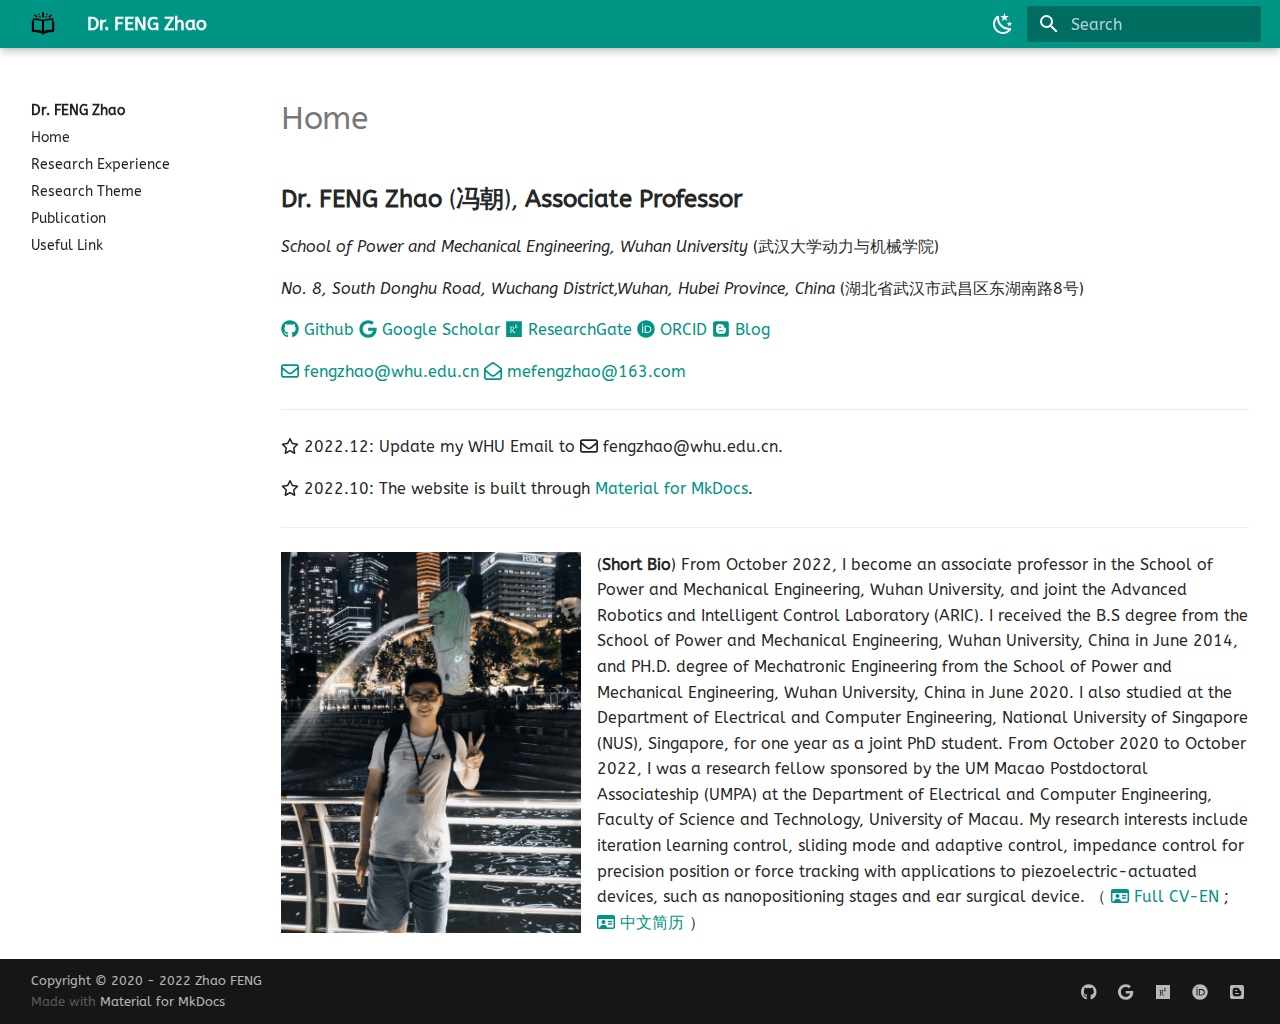
<file: index.html>
<!DOCTYPE html>

<html class="no-js" lang="en">
<head>
<meta charset="utf-8"/>
<meta content="width=device-width,initial-scale=1" name="viewport"/>
<link href="assets/images/favicon.png" rel="icon"/>
<meta content="mkdocs-1.4.0, mkdocs-material-8.5.5" name="generator"/>
<title>Dr. FENG Zhao</title>
<link href="assets/stylesheets/main.80dcb947.min.css" rel="stylesheet"/>
<link href="assets/stylesheets/palette.cbb835fc.min.css" rel="stylesheet"/>
<link crossorigin="" href="https://fonts.gstatic.com" rel="preconnect"/>
<link href="https://fonts.googleapis.com/css?family=ABeeZee:300,300i,400,400i,700,700i%7CRoboto+Mono:400,400i,700,700i&amp;display=fallback" rel="stylesheet"/>
<style>:root{--md-text-font:"ABeeZee";--md-code-font:"Roboto Mono"}</style>
<link href="stylesheets/extra.css" rel="stylesheet"/>
<script>__md_scope=new URL(".",location),__md_hash=e=>[...e].reduce((e,_)=>(e<<5)-e+_.charCodeAt(0),0),__md_get=(e,_=localStorage,t=__md_scope)=>JSON.parse(_.getItem(t.pathname+"."+e)),__md_set=(e,_,t=localStorage,a=__md_scope)=>{try{t.setItem(a.pathname+"."+e,JSON.stringify(_))}catch(e){}}</script>
<link href="assets/stylesheets/glightbox.min.css" rel="stylesheet"/><style>
            html.glightbox-open { overflow: initial; height: 100%; }
            .gdesc-inner { font-size: 0.75rem; }
            .gslide-title { margin-top: 0px; user-select: text; }
            .gslide-desc { color: #666; user-select: text; }
            .gslide-image img { background: white; }
            
                .gscrollbar-fixer { padding-right: 15px; }
                </style><script src="assets/javascripts/glightbox.min.js"></script></head>
<body data-md-color-accent="" data-md-color-primary="teal" data-md-color-scheme="default" dir="ltr">
<script>var palette=__md_get("__palette");if(palette&&"object"==typeof palette.color)for(var key of Object.keys(palette.color))document.body.setAttribute("data-md-color-"+key,palette.color[key])</script>
<input autocomplete="off" class="md-toggle" data-md-toggle="drawer" id="__drawer" type="checkbox"/>
<input autocomplete="off" class="md-toggle" data-md-toggle="search" id="__search" type="checkbox"/>
<label class="md-overlay" for="__drawer"></label>
<div data-md-component="skip">
</div>
<div data-md-component="announce">
</div>
<header class="md-header md-header--lifted" data-md-component="header">
<nav aria-label="Header" class="md-header__inner md-grid">
<a aria-label="Dr. FENG Zhao" class="md-header__button md-logo" data-md-component="logo" href="." title="Dr. FENG Zhao">
<img alt="logo" src="assets/icons8-storytelling-90.png"/>
</a>
<label class="md-header__button md-icon" for="__drawer">
<svg viewbox="0 0 24 24" xmlns="http://www.w3.org/2000/svg"><path d="M3 6h18v2H3V6m0 5h18v2H3v-2m0 5h18v2H3v-2Z"></path></svg>
</label>
<div class="md-header__title" data-md-component="header-title">
<div class="md-header__ellipsis">
<div class="md-header__topic">
<span class="md-ellipsis">
            Dr. FENG Zhao
          </span>
</div>
<div class="md-header__topic" data-md-component="header-topic">
<span class="md-ellipsis">
            
              Home
            
          </span>
</div>
</div>
</div>
<form class="md-header__option" data-md-component="palette">
<input aria-label="Switch to dark mode" class="md-option" data-md-color-accent="" data-md-color-media="" data-md-color-primary="teal" data-md-color-scheme="default" id="__palette_1" name="__palette" type="radio"/>
<label class="md-header__button md-icon" for="__palette_2" hidden="" title="Switch to dark mode">
<svg viewbox="0 0 24 24" xmlns="http://www.w3.org/2000/svg"><path d="m17.75 4.09-2.53 1.94.91 3.06-2.63-1.81-2.63 1.81.91-3.06-2.53-1.94L12.44 4l1.06-3 1.06 3 3.19.09m3.5 6.91-1.64 1.25.59 1.98-1.7-1.17-1.7 1.17.59-1.98L15.75 11l2.06-.05L18.5 9l.69 1.95 2.06.05m-2.28 4.95c.83-.08 1.72 1.1 1.19 1.85-.32.45-.66.87-1.08 1.27C15.17 23 8.84 23 4.94 19.07c-3.91-3.9-3.91-10.24 0-14.14.4-.4.82-.76 1.27-1.08.75-.53 1.93.36 1.85 1.19-.27 2.86.69 5.83 2.89 8.02a9.96 9.96 0 0 0 8.02 2.89m-1.64 2.02a12.08 12.08 0 0 1-7.8-3.47c-2.17-2.19-3.33-5-3.49-7.82-2.81 3.14-2.7 7.96.31 10.98 3.02 3.01 7.84 3.12 10.98.31Z"></path></svg>
</label>
<input aria-label="Switch to light mode" class="md-option" data-md-color-accent="" data-md-color-media="" data-md-color-primary="blue-grey" data-md-color-scheme="slate" id="__palette_2" name="__palette" type="radio"/>
<label class="md-header__button md-icon" for="__palette_1" hidden="" title="Switch to light mode">
<svg viewbox="0 0 24 24" xmlns="http://www.w3.org/2000/svg"><path d="M12 7a5 5 0 0 1 5 5 5 5 0 0 1-5 5 5 5 0 0 1-5-5 5 5 0 0 1 5-5m0 2a3 3 0 0 0-3 3 3 3 0 0 0 3 3 3 3 0 0 0 3-3 3 3 0 0 0-3-3m0-7 2.39 3.42C13.65 5.15 12.84 5 12 5c-.84 0-1.65.15-2.39.42L12 2M3.34 7l4.16-.35A7.2 7.2 0 0 0 5.94 8.5c-.44.74-.69 1.5-.83 2.29L3.34 7m.02 10 1.76-3.77a7.131 7.131 0 0 0 2.38 4.14L3.36 17M20.65 7l-1.77 3.79a7.023 7.023 0 0 0-2.38-4.15l4.15.36m-.01 10-4.14.36c.59-.51 1.12-1.14 1.54-1.86.42-.73.69-1.5.83-2.29L20.64 17M12 22l-2.41-3.44c.74.27 1.55.44 2.41.44.82 0 1.63-.17 2.37-.44L12 22Z"></path></svg>
</label>
</form>
<label class="md-header__button md-icon" for="__search">
<svg viewbox="0 0 24 24" xmlns="http://www.w3.org/2000/svg"><path d="M9.5 3A6.5 6.5 0 0 1 16 9.5c0 1.61-.59 3.09-1.56 4.23l.27.27h.79l5 5-1.5 1.5-5-5v-.79l-.27-.27A6.516 6.516 0 0 1 9.5 16 6.5 6.5 0 0 1 3 9.5 6.5 6.5 0 0 1 9.5 3m0 2C7 5 5 7 5 9.5S7 14 9.5 14 14 12 14 9.5 12 5 9.5 5Z"></path></svg>
</label>
<div class="md-search" data-md-component="search" role="dialog">
<label class="md-search__overlay" for="__search"></label>
<div class="md-search__inner" role="search">
<form class="md-search__form" name="search">
<input aria-label="Search" autocapitalize="off" autocomplete="off" autocorrect="off" class="md-search__input" data-md-component="search-query" name="query" placeholder="Search" required="" spellcheck="false" type="text"/>
<label class="md-search__icon md-icon" for="__search">
<svg viewbox="0 0 24 24" xmlns="http://www.w3.org/2000/svg"><path d="M9.5 3A6.5 6.5 0 0 1 16 9.5c0 1.61-.59 3.09-1.56 4.23l.27.27h.79l5 5-1.5 1.5-5-5v-.79l-.27-.27A6.516 6.516 0 0 1 9.5 16 6.5 6.5 0 0 1 3 9.5 6.5 6.5 0 0 1 9.5 3m0 2C7 5 5 7 5 9.5S7 14 9.5 14 14 12 14 9.5 12 5 9.5 5Z"></path></svg>
<svg viewbox="0 0 24 24" xmlns="http://www.w3.org/2000/svg"><path d="M20 11v2H8l5.5 5.5-1.42 1.42L4.16 12l7.92-7.92L13.5 5.5 8 11h12Z"></path></svg>
</label>
<nav aria-label="Search" class="md-search__options">
<button aria-label="Clear" class="md-search__icon md-icon" tabindex="-1" title="Clear" type="reset">
<svg viewbox="0 0 24 24" xmlns="http://www.w3.org/2000/svg"><path d="M19 6.41 17.59 5 12 10.59 6.41 5 5 6.41 10.59 12 5 17.59 6.41 19 12 13.41 17.59 19 19 17.59 13.41 12 19 6.41Z"></path></svg>
</button>
</nav>
<div class="md-search__suggest" data-md-component="search-suggest"></div>
</form>
<div class="md-search__output">
<div class="md-search__scrollwrap" data-md-scrollfix="">
<div class="md-search-result" data-md-component="search-result">
<div class="md-search-result__meta">
            Initializing search
          </div>
<ol class="md-search-result__list"></ol>
</div>
</div>
</div>
</div>
</div>
</nav>
</header>
<div class="md-container" data-md-component="container">
<main class="md-main" data-md-component="main">
<div class="md-main__inner md-grid">
<div class="md-sidebar md-sidebar--primary" data-md-component="sidebar" data-md-type="navigation">
<div class="md-sidebar__scrollwrap">
<div class="md-sidebar__inner">
<nav aria-label="Navigation" class="md-nav md-nav--primary md-nav--integrated" data-md-level="0">
<label class="md-nav__title" for="__drawer">
<a aria-label="Dr. FENG Zhao" class="md-nav__button md-logo" data-md-component="logo" href="." title="Dr. FENG Zhao">
<img alt="logo" src="assets/icons8-storytelling-90.png"/>
</a>
    Dr. FENG Zhao
  </label>
<ul class="md-nav__list" data-md-scrollfix="">
<li class="md-nav__item">
<a class="md-nav__link" href="home/">
        Home
      </a>
</li>
<li class="md-nav__item">
<a class="md-nav__link" href="education/">
        Research Experience
      </a>
</li>
<li class="md-nav__item">
<a class="md-nav__link" href="research/">
        Research Theme
      </a>
</li>
<li class="md-nav__item">
<a class="md-nav__link" href="publication/">
        Publication
      </a>
</li>
<li class="md-nav__item">
<a class="md-nav__link" href="link/">
        Useful Link
      </a>
</li>
</ul>
</nav>
</div>
</div>
</div>
<div class="md-content" data-md-component="content">
<article class="md-content__inner md-typeset">
<h1>Home</h1>
<p><font size="5"> <strong>Dr. FENG Zhao</strong> (<strong>冯朝</strong>), <strong>Associate Professor</strong> </font></p>
<p><em>School of Power and Mechanical Engineering, Wuhan University</em> (武汉大学动力与机械学院)</p>
<p><em>No. 8, South Donghu Road, Wuchang District,Wuhan, Hubei Province, China</em> (湖北省武汉市武昌区东湖南路8号)</p>
<p><a href="https://mefengzhao.github.io/"><span class="twemoji"><svg viewbox="0 0 496 512" xmlns="http://www.w3.org/2000/svg"><!--! Font Awesome Free 6.2.0 by @fontawesome - https://fontawesome.com License - https://fontawesome.com/license/free (Icons: CC BY 4.0, Fonts: SIL OFL 1.1, Code: MIT License) Copyright 2022 Fonticons, Inc.--><path d="M165.9 397.4c0 2-2.3 3.6-5.2 3.6-3.3.3-5.6-1.3-5.6-3.6 0-2 2.3-3.6 5.2-3.6 3-.3 5.6 1.3 5.6 3.6zm-31.1-4.5c-.7 2 1.3 4.3 4.3 4.9 2.6 1 5.6 0 6.2-2s-1.3-4.3-4.3-5.2c-2.6-.7-5.5.3-6.2 2.3zm44.2-1.7c-2.9.7-4.9 2.6-4.6 4.9.3 2 2.9 3.3 5.9 2.6 2.9-.7 4.9-2.6 4.6-4.6-.3-1.9-3-3.2-5.9-2.9zM244.8 8C106.1 8 0 113.3 0 252c0 110.9 69.8 205.8 169.5 239.2 12.8 2.3 17.3-5.6 17.3-12.1 0-6.2-.3-40.4-.3-61.4 0 0-70 15-84.7-29.8 0 0-11.4-29.1-27.8-36.6 0 0-22.9-15.7 1.6-15.4 0 0 24.9 2 38.6 25.8 21.9 38.6 58.6 27.5 72.9 20.9 2.3-16 8.8-27.1 16-33.7-55.9-6.2-112.3-14.3-112.3-110.5 0-27.5 7.6-41.3 23.6-58.9-2.6-6.5-11.1-33.3 2.6-67.9 20.9-6.5 69 27 69 27 20-5.6 41.5-8.5 62.8-8.5s42.8 2.9 62.8 8.5c0 0 48.1-33.6 69-27 13.7 34.7 5.2 61.4 2.6 67.9 16 17.7 25.8 31.5 25.8 58.9 0 96.5-58.9 104.2-114.8 110.5 9.2 7.9 17 22.9 17 46.4 0 33.7-.3 75.4-.3 83.6 0 6.5 4.6 14.4 17.3 12.1C428.2 457.8 496 362.9 496 252 496 113.3 383.5 8 244.8 8zM97.2 352.9c-1.3 1-1 3.3.7 5.2 1.6 1.6 3.9 2.3 5.2 1 1.3-1 1-3.3-.7-5.2-1.6-1.6-3.9-2.3-5.2-1zm-10.8-8.1c-.7 1.3.3 2.9 2.3 3.9 1.6 1 3.6.7 4.3-.7.7-1.3-.3-2.9-2.3-3.9-2-.6-3.6-.3-4.3.7zm32.4 35.6c-1.6 1.3-1 4.3 1.3 6.2 2.3 2.3 5.2 2.6 6.5 1 1.3-1.3.7-4.3-1.3-6.2-2.2-2.3-5.2-2.6-6.5-1zm-11.4-14.7c-1.6 1-1.6 3.6 0 5.9 1.6 2.3 4.3 3.3 5.6 2.3 1.6-1.3 1.6-3.9 0-6.2-1.4-2.3-4-3.3-5.6-2z"></path></svg></span> Github</a> <a href="https://scholar.google.com.hk/citations?hl=zh-CN&amp;user=dXkBZJAAAAAJ&amp;view_op=list_works&amp;sortby=pubdate"><span class="twemoji"><svg viewbox="0 0 488 512" xmlns="http://www.w3.org/2000/svg"><!--! Font Awesome Free 6.2.0 by @fontawesome - https://fontawesome.com License - https://fontawesome.com/license/free (Icons: CC BY 4.0, Fonts: SIL OFL 1.1, Code: MIT License) Copyright 2022 Fonticons, Inc.--><path d="M488 261.8C488 403.3 391.1 504 248 504 110.8 504 0 393.2 0 256S110.8 8 248 8c66.8 0 123 24.5 166.3 64.9l-67.5 64.9C258.5 52.6 94.3 116.6 94.3 256c0 86.5 69.1 156.6 153.7 156.6 98.2 0 135-70.4 140.8-106.9H248v-85.3h236.1c2.3 12.7 3.9 24.9 3.9 41.4z"></path></svg></span> Google Scholar</a> <a href="https://www.researchgate.net/profile/Zhao-Feng-3"><span class="twemoji"><svg viewbox="0 0 448 512" xmlns="http://www.w3.org/2000/svg"><!--! Font Awesome Free 6.2.0 by @fontawesome - https://fontawesome.com License - https://fontawesome.com/license/free (Icons: CC BY 4.0, Fonts: SIL OFL 1.1, Code: MIT License) Copyright 2022 Fonticons, Inc.--><path d="M0 32v448h448V32H0zm262.2 334.4c-6.6 3-33.2 6-50-14.2-9.2-10.6-25.3-33.3-42.2-63.6-8.9 0-14.7 0-21.4-.6v46.4c0 23.5 6 21.2 25.8 23.9v8.1c-6.9-.3-23.1-.8-35.6-.8-13.1 0-26.1.6-33.6.8v-8.1c15.5-2.9 22-1.3 22-23.9V225c0-22.6-6.4-21-22-23.9V193c25.8 1 53.1-.6 70.9-.6 31.7 0 55.9 14.4 55.9 45.6 0 21.1-16.7 42.2-39.2 47.5 13.6 24.2 30 45.6 42.2 58.9 7.2 7.8 17.2 14.7 27.2 14.7v7.3zm22.9-135c-23.3 0-32.2-15.7-32.2-32.2V167c0-12.2 8.8-30.4 34-30.4s30.4 17.9 30.4 17.9l-10.7 7.2s-5.5-12.5-19.7-12.5c-7.9 0-19.7 7.3-19.7 19.7v26.8c0 13.4 6.6 23.3 17.9 23.3 14.1 0 21.5-10.9 21.5-26.8h-17.9v-10.7h30.4c0 20.5 4.7 49.9-34 49.9zm-116.5 44.7c-9.4 0-13.6-.3-20-.8v-69.7c6.4-.6 15-.6 22.5-.6 23.3 0 37.2 12.2 37.2 34.5 0 21.9-15 36.6-39.7 36.6z"></path></svg></span> ResearchGate</a> <a href="https://orcid.org/0000-0001-7213-9413"><span class="twemoji"><svg viewbox="0 0 512 512" xmlns="http://www.w3.org/2000/svg"><!--! Font Awesome Free 6.2.0 by @fontawesome - https://fontawesome.com License - https://fontawesome.com/license/free (Icons: CC BY 4.0, Fonts: SIL OFL 1.1, Code: MIT License) Copyright 2022 Fonticons, Inc.--><path d="M294.75 188.19h-45.92V342h47.47c67.62 0 83.12-51.34 83.12-76.91 0-41.64-26.54-76.9-84.67-76.9zM256 8C119 8 8 119 8 256s111 248 248 248 248-111 248-248S393 8 256 8zm-80.79 360.76h-29.84v-207.5h29.84zm-14.92-231.14a19.57 19.57 0 1 1 19.57-19.57 19.64 19.64 0 0 1-19.57 19.57zM300 369h-81V161.26h80.6c76.73 0 110.44 54.83 110.44 103.85C410 318.39 368.38 369 300 369z"></path></svg></span> ORCID</a> <a href="https://me-fengzhao.github.io/"><span class="twemoji"><svg viewbox="0 0 448 512" xmlns="http://www.w3.org/2000/svg"><!--! Font Awesome Free 6.2.0 by @fontawesome - https://fontawesome.com License - https://fontawesome.com/license/free (Icons: CC BY 4.0, Fonts: SIL OFL 1.1, Code: MIT License) Copyright 2022 Fonticons, Inc.--><path d="M162.4 196c4.8-4.9 6.2-5.1 36.4-5.1 27.2 0 28.1.1 32.1 2.1 5.8 2.9 8.3 7 8.3 13.6 0 5.9-2.4 10-7.6 13.4-2.8 1.8-4.5 1.9-31.1 2.1-16.4.1-29.5-.2-31.5-.8-10.3-2.9-14.1-17.7-6.6-25.3zm61.4 94.5c-53.9 0-55.8.2-60.2 4.1-3.5 3.1-5.7 9.4-5.1 13.9.7 4.7 4.8 10.1 9.2 12 2.2 1 14.1 1.7 56.3 1.2l47.9-.6 9.2-1.5c9-5.1 10.5-17.4 3.1-24.4-5.3-4.7-5-4.7-60.4-4.7zm223.4 130.1c-3.5 28.4-23 50.4-51.1 57.5-7.2 1.8-9.7 1.9-172.9 1.8-157.8 0-165.9-.1-172-1.8-8.4-2.2-15.6-5.5-22.3-10-5.6-3.8-13.9-11.8-17-16.4-3.8-5.6-8.2-15.3-10-22C.1 423 0 420.3 0 256.3 0 93.2 0 89.7 1.8 82.6 8.1 57.9 27.7 39 53 33.4c7.3-1.6 332.1-1.9 340-.3 21.2 4.3 37.9 17.1 47.6 36.4 7.7 15.3 7-1.5 7.3 180.6.2 115.8 0 164.5-.7 170.5zm-85.4-185.2c-1.1-5-4.2-9.6-7.7-11.5-1.1-.6-8-1.3-15.5-1.7-12.4-.6-13.8-.8-17.8-3.1-6.2-3.6-7.9-7.6-8-18.3 0-20.4-8.5-39.4-25.3-56.5-12-12.2-25.3-20.5-40.6-25.1-3.6-1.1-11.8-1.5-39.2-1.8-42.9-.5-52.5.4-67.1 6.2-27 10.7-46.3 33.4-53.4 62.4-1.3 5.4-1.6 14.2-1.9 64.3-.4 62.8 0 72.1 4 84.5 9.7 30.7 37.1 53.4 64.6 58.4 9.2 1.7 122.2 2.1 133.7.5 20.1-2.7 35.9-10.8 50.7-25.9 10.7-10.9 17.4-22.8 21.8-38.5 3.2-10.9 2.9-88.4 1.7-93.9z"></path></svg></span> Blog</a> </p>
<p><a href=""><span class="twemoji"><svg viewbox="0 0 512 512" xmlns="http://www.w3.org/2000/svg"><!--! Font Awesome Free 6.2.0 by @fontawesome - https://fontawesome.com License - https://fontawesome.com/license/free (Icons: CC BY 4.0, Fonts: SIL OFL 1.1, Code: MIT License) Copyright 2022 Fonticons, Inc.--><path d="M0 128c0-35.35 28.65-64 64-64h384c35.3 0 64 28.65 64 64v256c0 35.3-28.7 64-64 64H64c-35.35 0-64-28.7-64-64V128zm48 0v22.1l172.5 141.6c20.6 17 50.4 17 71 0L464 150.1v-23c0-7.9-7.2-16-16-16H64c-8.84 0-16 8.1-16 16v.9zm0 84.2V384c0 8.8 7.16 16 16 16h384c8.8 0 16-7.2 16-16V212.2L322 328.8c-38.4 31.5-93.6 31.5-132.9 0L48 212.2z"></path></svg></span> fengzhao@whu.edu.cn</a> <a href=""><span class="twemoji"><svg viewbox="0 0 512 512" xmlns="http://www.w3.org/2000/svg"><!--! Font Awesome Free 6.2.0 by @fontawesome - https://fontawesome.com License - https://fontawesome.com/license/free (Icons: CC BY 4.0, Fonts: SIL OFL 1.1, Code: MIT License) Copyright 2022 Fonticons, Inc.--><path d="M493.6 163c-24.88-19.62-45.5-35.37-164.3-121.6C312.7 29.21 279.7 0 256.4 0h-.8c-23.3 0-56.3 29.21-73 41.38C63.88 127.6 43.25 143.4 18.38 163 6.75 172 0 186 0 200.8V448c0 35.3 28.65 64 64 64h384c35.35 0 64-28.67 64-64.01V200.8c0-14.8-6.7-28.8-18.4-37.8zM464 448c0 8.822-7.178 16-16 16H64c-8.822 0-16-7.178-16-16V276.7l136.1 113.4c20.2 16.7 45.7 25.9 71.9 25.9s51.75-9.211 71.97-26.01L464 276.7V448zm0-233.8L297.2 352.3c-23.19 19.28-59.34 19.27-82.47.016L48 214.2l.105-13.48c23.24-18.33 42.25-32.97 162.9-120.6 3.083-2.254 6.675-5.027 10.63-8.094C229.4 65.99 246.7 52.59 256 48.62c9.312 3.973 26.62 17.37 34.41 23.41 3.959 3.066 7.553 5.84 10.76 8.186C421.6 167.7 440.7 182.4 464 200.8v13.4z"></path></svg></span> mefengzhao@163.com</a></p>
<hr/>
<p><span class="twemoji"><svg viewbox="0 0 576 512" xmlns="http://www.w3.org/2000/svg"><!--! Font Awesome Free 6.2.0 by @fontawesome - https://fontawesome.com License - https://fontawesome.com/license/free (Icons: CC BY 4.0, Fonts: SIL OFL 1.1, Code: MIT License) Copyright 2022 Fonticons, Inc.--><path d="M287.9 0c9.2 0 17.6 5.25 21.6 13.52l68.6 141.28 153.3 22.7c9 1.3 16.4 7.6 19.3 16.2 2.8 8.7.5 18.2-5.9 24.5L433.6 328.4l26.3 155.5c1.5 9-2.2 18.2-9.7 23.5-7.4 5.3-18.1 6-25.3 1.7l-137-73.2-137.8 73.2c-7.2 4.3-17 3.6-24.5-1.7-7.4-5.3-11.1-14.5-10.5-23.5l27.1-155.5L31.11 218.2c-6.46-6.3-8.75-15.8-5.91-24.5 2.83-8.6 10.3-14.9 19.29-16.2l153.21-22.7 68.6-141.28C270.4 5.249 278.7 0 287.9 0zm0 78.95L235.4 187.2c-3.5 7.1-10.3 12.1-18.1 13.3L98.98 217.9 184.9 303c5.5 5.5 8 13.4 6.7 21.1l-20.2 119.6 105.2-56.2c7.1-3.8 15.6-3.8 22.6 0l105.2 56.2-20.2-119.6c-1.3-7.7 1.3-15.6 6.8-21.1l85.9-85.1-118.3-17.4c-7.9-1.2-14.7-6.2-18.1-13.3L287.9 78.95z"></path></svg></span> 2022.12: Update my WHU Email to <span class="twemoji"><svg viewbox="0 0 512 512" xmlns="http://www.w3.org/2000/svg"><!--! Font Awesome Free 6.2.0 by @fontawesome - https://fontawesome.com License - https://fontawesome.com/license/free (Icons: CC BY 4.0, Fonts: SIL OFL 1.1, Code: MIT License) Copyright 2022 Fonticons, Inc.--><path d="M0 128c0-35.35 28.65-64 64-64h384c35.3 0 64 28.65 64 64v256c0 35.3-28.7 64-64 64H64c-35.35 0-64-28.7-64-64V128zm48 0v22.1l172.5 141.6c20.6 17 50.4 17 71 0L464 150.1v-23c0-7.9-7.2-16-16-16H64c-8.84 0-16 8.1-16 16v.9zm0 84.2V384c0 8.8 7.16 16 16 16h384c8.8 0 16-7.2 16-16V212.2L322 328.8c-38.4 31.5-93.6 31.5-132.9 0L48 212.2z"></path></svg></span> fengzhao@whu.edu.cn.</p>
<p><span class="twemoji"><svg viewbox="0 0 576 512" xmlns="http://www.w3.org/2000/svg"><!--! Font Awesome Free 6.2.0 by @fontawesome - https://fontawesome.com License - https://fontawesome.com/license/free (Icons: CC BY 4.0, Fonts: SIL OFL 1.1, Code: MIT License) Copyright 2022 Fonticons, Inc.--><path d="M287.9 0c9.2 0 17.6 5.25 21.6 13.52l68.6 141.28 153.3 22.7c9 1.3 16.4 7.6 19.3 16.2 2.8 8.7.5 18.2-5.9 24.5L433.6 328.4l26.3 155.5c1.5 9-2.2 18.2-9.7 23.5-7.4 5.3-18.1 6-25.3 1.7l-137-73.2-137.8 73.2c-7.2 4.3-17 3.6-24.5-1.7-7.4-5.3-11.1-14.5-10.5-23.5l27.1-155.5L31.11 218.2c-6.46-6.3-8.75-15.8-5.91-24.5 2.83-8.6 10.3-14.9 19.29-16.2l153.21-22.7 68.6-141.28C270.4 5.249 278.7 0 287.9 0zm0 78.95L235.4 187.2c-3.5 7.1-10.3 12.1-18.1 13.3L98.98 217.9 184.9 303c5.5 5.5 8 13.4 6.7 21.1l-20.2 119.6 105.2-56.2c7.1-3.8 15.6-3.8 22.6 0l105.2 56.2-20.2-119.6c-1.3-7.7 1.3-15.6 6.8-21.1l85.9-85.1-118.3-17.4c-7.9-1.2-14.7-6.2-18.1-13.3L287.9 78.95z"></path></svg></span> 2022.10: The website is built through <a href="https://squidfunk.github.io/mkdocs-material/">Material for MkDocs</a>.</p>
<hr/>
<div class="result">
<p><a class="glightbox" data-desc-position="bottom" data-description="" data-height="auto" data-title="" data-width="100%" href="img/me2.jpg"><img align="left" alt="Image title" src="img/me2.jpg" width="300"/></a></p>
<p>(<strong>Short Bio</strong>) From October 2022,  I become an associate professor in the School of Power and Mechanical Engineering, Wuhan University, and joint the Advanced Robotics and Intelligent Control Laboratory (ARIC). I received the B.S degree from the School of Power and Mechanical Engineering, Wuhan University, China in June 2014, and PH.D. degree of Mechatronic Engineering from the School of Power and Mechanical Engineering, Wuhan University, China in June 2020. I also studied at the Department of Electrical and Computer Engineering, National University of Singapore (NUS), Singapore, for one year as a joint PhD student. From October 2020 to October 2022, I was a research fellow sponsored by the UM Macao Postdoctoral Associateship (UMPA) at the Department of Electrical and Computer Engineering, Faculty of Science and Technology, University of Macau. My research interests include iteration learning control, sliding mode and adaptive control, impedance control for precision position or force tracking with applications to piezoelectric-actuated devices, such as nanopositioning stages and ear surgical device. （ <a href="CV/CV-EN-20221006.pdf"><span class="twemoji"><svg viewbox="0 0 576 512" xmlns="http://www.w3.org/2000/svg"><!--! Font Awesome Free 6.2.0 by @fontawesome - https://fontawesome.com License - https://fontawesome.com/license/free (Icons: CC BY 4.0, Fonts: SIL OFL 1.1, Code: MIT License) Copyright 2022 Fonticons, Inc.--><path d="M368 344h96c13.25 0 24-10.75 24-24s-10.75-24-24-24h-96c-13.25 0-24 10.75-24 24s10.8 24 24 24zm-160-24c35.35 0 64-28.65 64-64s-28.65-64-64-64-64 28.65-64 64c0 35.3 28.7 64 64 64zM512 32H64C28.65 32 0 60.65 0 96v320c0 35.35 28.65 64 64 64h448c35.35 0 64-28.65 64-64V96c0-35.35-28.7-64-64-64zm16 384c0 8.822-7.178 16-16 16H320c0-44.18-35.82-80-80-80h-64c-44.2 0-80 35.8-80 80H64c-8.822 0-16-7.178-16-16V160h480v256zM368 264h96c13.25 0 24-10.75 24-24s-10.75-24-24-24h-96c-13.25 0-24 10.75-24 24s10.8 24 24 24z"></path></svg></span> Full CV-EN </a>; <a href="CV/CV-CN-20221006.pdf"><span class="twemoji"><svg viewbox="0 0 576 512" xmlns="http://www.w3.org/2000/svg"><!--! Font Awesome Free 6.2.0 by @fontawesome - https://fontawesome.com License - https://fontawesome.com/license/free (Icons: CC BY 4.0, Fonts: SIL OFL 1.1, Code: MIT License) Copyright 2022 Fonticons, Inc.--><path d="M368 344h96c13.25 0 24-10.75 24-24s-10.75-24-24-24h-96c-13.25 0-24 10.75-24 24s10.8 24 24 24zm-160-24c35.35 0 64-28.65 64-64s-28.65-64-64-64-64 28.65-64 64c0 35.3 28.7 64 64 64zM512 32H64C28.65 32 0 60.65 0 96v320c0 35.35 28.65 64 64 64h448c35.35 0 64-28.65 64-64V96c0-35.35-28.7-64-64-64zm16 384c0 8.822-7.178 16-16 16H320c0-44.18-35.82-80-80-80h-64c-44.2 0-80 35.8-80 80H64c-8.822 0-16-7.178-16-16V160h480v256zM368 264h96c13.25 0 24-10.75 24-24s-10.75-24-24-24h-96c-13.25 0-24 10.75-24 24s10.8 24 24 24z"></path></svg></span> 中文简历 </a>）</p>
</div>
</article>
</div>
</div>
<a class="md-top md-icon" data-md-component="top" hidden="" href="#">
<svg viewbox="0 0 24 24" xmlns="http://www.w3.org/2000/svg"><path d="M13 20h-2V8l-5.5 5.5-1.42-1.42L12 4.16l7.92 7.92-1.42 1.42L13 8v12Z"></path></svg>
            Back to top
          </a>
</main>
<footer class="md-footer">
<div class="md-footer-meta md-typeset">
<div class="md-footer-meta__inner md-grid">
<div class="md-copyright">
<div class="md-copyright__highlight">
      Copyright © 2020 - 2022 Zhao FENG
    </div>
  
  
    Made with
    <a href="https://squidfunk.github.io/mkdocs-material/" rel="noopener" target="_blank">
      Material for MkDocs
    </a>
</div>
<div class="md-social">
<a class="md-social__link" href="https://mefengzhao.github.io/" rel="noopener" target="_blank" title="mefengzhao.github.io">
<svg viewbox="0 0 496 512" xmlns="http://www.w3.org/2000/svg"><!--! Font Awesome Free 6.2.0 by @fontawesome - https://fontawesome.com License - https://fontawesome.com/license/free (Icons: CC BY 4.0, Fonts: SIL OFL 1.1, Code: MIT License) Copyright 2022 Fonticons, Inc.--><path d="M165.9 397.4c0 2-2.3 3.6-5.2 3.6-3.3.3-5.6-1.3-5.6-3.6 0-2 2.3-3.6 5.2-3.6 3-.3 5.6 1.3 5.6 3.6zm-31.1-4.5c-.7 2 1.3 4.3 4.3 4.9 2.6 1 5.6 0 6.2-2s-1.3-4.3-4.3-5.2c-2.6-.7-5.5.3-6.2 2.3zm44.2-1.7c-2.9.7-4.9 2.6-4.6 4.9.3 2 2.9 3.3 5.9 2.6 2.9-.7 4.9-2.6 4.6-4.6-.3-1.9-3-3.2-5.9-2.9zM244.8 8C106.1 8 0 113.3 0 252c0 110.9 69.8 205.8 169.5 239.2 12.8 2.3 17.3-5.6 17.3-12.1 0-6.2-.3-40.4-.3-61.4 0 0-70 15-84.7-29.8 0 0-11.4-29.1-27.8-36.6 0 0-22.9-15.7 1.6-15.4 0 0 24.9 2 38.6 25.8 21.9 38.6 58.6 27.5 72.9 20.9 2.3-16 8.8-27.1 16-33.7-55.9-6.2-112.3-14.3-112.3-110.5 0-27.5 7.6-41.3 23.6-58.9-2.6-6.5-11.1-33.3 2.6-67.9 20.9-6.5 69 27 69 27 20-5.6 41.5-8.5 62.8-8.5s42.8 2.9 62.8 8.5c0 0 48.1-33.6 69-27 13.7 34.7 5.2 61.4 2.6 67.9 16 17.7 25.8 31.5 25.8 58.9 0 96.5-58.9 104.2-114.8 110.5 9.2 7.9 17 22.9 17 46.4 0 33.7-.3 75.4-.3 83.6 0 6.5 4.6 14.4 17.3 12.1C428.2 457.8 496 362.9 496 252 496 113.3 383.5 8 244.8 8zM97.2 352.9c-1.3 1-1 3.3.7 5.2 1.6 1.6 3.9 2.3 5.2 1 1.3-1 1-3.3-.7-5.2-1.6-1.6-3.9-2.3-5.2-1zm-10.8-8.1c-.7 1.3.3 2.9 2.3 3.9 1.6 1 3.6.7 4.3-.7.7-1.3-.3-2.9-2.3-3.9-2-.6-3.6-.3-4.3.7zm32.4 35.6c-1.6 1.3-1 4.3 1.3 6.2 2.3 2.3 5.2 2.6 6.5 1 1.3-1.3.7-4.3-1.3-6.2-2.2-2.3-5.2-2.6-6.5-1zm-11.4-14.7c-1.6 1-1.6 3.6 0 5.9 1.6 2.3 4.3 3.3 5.6 2.3 1.6-1.3 1.6-3.9 0-6.2-1.4-2.3-4-3.3-5.6-2z"></path></svg>
</a>
<a class="md-social__link" href="https://scholar.google.com.hk/citations?hl=zh-CN&amp;user=dXkBZJAAAAAJ&amp;view_op=list_works&amp;sortby=pubdate" rel="noopener" target="_blank" title="scholar.google.com.hk">
<svg viewbox="0 0 488 512" xmlns="http://www.w3.org/2000/svg"><!--! Font Awesome Free 6.2.0 by @fontawesome - https://fontawesome.com License - https://fontawesome.com/license/free (Icons: CC BY 4.0, Fonts: SIL OFL 1.1, Code: MIT License) Copyright 2022 Fonticons, Inc.--><path d="M488 261.8C488 403.3 391.1 504 248 504 110.8 504 0 393.2 0 256S110.8 8 248 8c66.8 0 123 24.5 166.3 64.9l-67.5 64.9C258.5 52.6 94.3 116.6 94.3 256c0 86.5 69.1 156.6 153.7 156.6 98.2 0 135-70.4 140.8-106.9H248v-85.3h236.1c2.3 12.7 3.9 24.9 3.9 41.4z"></path></svg>
</a>
<a class="md-social__link" href="https://www.researchgate.net/profile/Zhao-Feng-3" rel="noopener" target="_blank" title="www.researchgate.net">
<svg viewbox="0 0 448 512" xmlns="http://www.w3.org/2000/svg"><!--! Font Awesome Free 6.2.0 by @fontawesome - https://fontawesome.com License - https://fontawesome.com/license/free (Icons: CC BY 4.0, Fonts: SIL OFL 1.1, Code: MIT License) Copyright 2022 Fonticons, Inc.--><path d="M0 32v448h448V32H0zm262.2 334.4c-6.6 3-33.2 6-50-14.2-9.2-10.6-25.3-33.3-42.2-63.6-8.9 0-14.7 0-21.4-.6v46.4c0 23.5 6 21.2 25.8 23.9v8.1c-6.9-.3-23.1-.8-35.6-.8-13.1 0-26.1.6-33.6.8v-8.1c15.5-2.9 22-1.3 22-23.9V225c0-22.6-6.4-21-22-23.9V193c25.8 1 53.1-.6 70.9-.6 31.7 0 55.9 14.4 55.9 45.6 0 21.1-16.7 42.2-39.2 47.5 13.6 24.2 30 45.6 42.2 58.9 7.2 7.8 17.2 14.7 27.2 14.7v7.3zm22.9-135c-23.3 0-32.2-15.7-32.2-32.2V167c0-12.2 8.8-30.4 34-30.4s30.4 17.9 30.4 17.9l-10.7 7.2s-5.5-12.5-19.7-12.5c-7.9 0-19.7 7.3-19.7 19.7v26.8c0 13.4 6.6 23.3 17.9 23.3 14.1 0 21.5-10.9 21.5-26.8h-17.9v-10.7h30.4c0 20.5 4.7 49.9-34 49.9zm-116.5 44.7c-9.4 0-13.6-.3-20-.8v-69.7c6.4-.6 15-.6 22.5-.6 23.3 0 37.2 12.2 37.2 34.5 0 21.9-15 36.6-39.7 36.6z"></path></svg>
</a>
<a class="md-social__link" href="https://orcid.org/0000-0001-7213-9413" rel="noopener" target="_blank" title="orcid.org">
<svg viewbox="0 0 512 512" xmlns="http://www.w3.org/2000/svg"><!--! Font Awesome Free 6.2.0 by @fontawesome - https://fontawesome.com License - https://fontawesome.com/license/free (Icons: CC BY 4.0, Fonts: SIL OFL 1.1, Code: MIT License) Copyright 2022 Fonticons, Inc.--><path d="M294.75 188.19h-45.92V342h47.47c67.62 0 83.12-51.34 83.12-76.91 0-41.64-26.54-76.9-84.67-76.9zM256 8C119 8 8 119 8 256s111 248 248 248 248-111 248-248S393 8 256 8zm-80.79 360.76h-29.84v-207.5h29.84zm-14.92-231.14a19.57 19.57 0 1 1 19.57-19.57 19.64 19.64 0 0 1-19.57 19.57zM300 369h-81V161.26h80.6c76.73 0 110.44 54.83 110.44 103.85C410 318.39 368.38 369 300 369z"></path></svg>
</a>
<a class="md-social__link" href="https://me-fengzhao.github.io/" rel="noopener" target="_blank" title="me-fengzhao.github.io">
<svg viewbox="0 0 448 512" xmlns="http://www.w3.org/2000/svg"><!--! Font Awesome Free 6.2.0 by @fontawesome - https://fontawesome.com License - https://fontawesome.com/license/free (Icons: CC BY 4.0, Fonts: SIL OFL 1.1, Code: MIT License) Copyright 2022 Fonticons, Inc.--><path d="M162.4 196c4.8-4.9 6.2-5.1 36.4-5.1 27.2 0 28.1.1 32.1 2.1 5.8 2.9 8.3 7 8.3 13.6 0 5.9-2.4 10-7.6 13.4-2.8 1.8-4.5 1.9-31.1 2.1-16.4.1-29.5-.2-31.5-.8-10.3-2.9-14.1-17.7-6.6-25.3zm61.4 94.5c-53.9 0-55.8.2-60.2 4.1-3.5 3.1-5.7 9.4-5.1 13.9.7 4.7 4.8 10.1 9.2 12 2.2 1 14.1 1.7 56.3 1.2l47.9-.6 9.2-1.5c9-5.1 10.5-17.4 3.1-24.4-5.3-4.7-5-4.7-60.4-4.7zm223.4 130.1c-3.5 28.4-23 50.4-51.1 57.5-7.2 1.8-9.7 1.9-172.9 1.8-157.8 0-165.9-.1-172-1.8-8.4-2.2-15.6-5.5-22.3-10-5.6-3.8-13.9-11.8-17-16.4-3.8-5.6-8.2-15.3-10-22C.1 423 0 420.3 0 256.3 0 93.2 0 89.7 1.8 82.6 8.1 57.9 27.7 39 53 33.4c7.3-1.6 332.1-1.9 340-.3 21.2 4.3 37.9 17.1 47.6 36.4 7.7 15.3 7-1.5 7.3 180.6.2 115.8 0 164.5-.7 170.5zm-85.4-185.2c-1.1-5-4.2-9.6-7.7-11.5-1.1-.6-8-1.3-15.5-1.7-12.4-.6-13.8-.8-17.8-3.1-6.2-3.6-7.9-7.6-8-18.3 0-20.4-8.5-39.4-25.3-56.5-12-12.2-25.3-20.5-40.6-25.1-3.6-1.1-11.8-1.5-39.2-1.8-42.9-.5-52.5.4-67.1 6.2-27 10.7-46.3 33.4-53.4 62.4-1.3 5.4-1.6 14.2-1.9 64.3-.4 62.8 0 72.1 4 84.5 9.7 30.7 37.1 53.4 64.6 58.4 9.2 1.7 122.2 2.1 133.7.5 20.1-2.7 35.9-10.8 50.7-25.9 10.7-10.9 17.4-22.8 21.8-38.5 3.2-10.9 2.9-88.4 1.7-93.9z"></path></svg>
</a>
</div>
</div>
</div>
</footer>
</div>
<div class="md-dialog" data-md-component="dialog">
<div class="md-dialog__inner md-typeset"></div>
</div>
<script id="__config" type="application/json">{"base": ".", "features": ["navigation.instant", "navigation.tabs.sticky", "navigation.sections", "navigation.expand", "toc.follow", "toc.integrate", "navigation.top", "search.suggest", "search.highlight"], "search": "assets/javascripts/workers/search.5bf1dace.min.js", "translations": {"clipboard.copied": "Copied to clipboard", "clipboard.copy": "Copy to clipboard", "search.config.lang": "en", "search.config.pipeline": "trimmer, stopWordFilter", "search.config.separator": "[\\s\\-]+", "search.placeholder": "Search", "search.result.more.one": "1 more on this page", "search.result.more.other": "# more on this page", "search.result.none": "No matching documents", "search.result.one": "1 matching document", "search.result.other": "# matching documents", "search.result.placeholder": "Type to start searching", "search.result.term.missing": "Missing", "select.version.title": "Select version"}}</script>
<script src="assets/javascripts/bundle.078830c0.min.js"></script>
<script>document$.subscribe(() => {const lightbox = GLightbox({"touchNavigation": true, "loop": false, "zoomable": true, "draggable": true, "openEffect": "zoom", "closeEffect": "zoom"});})</script></body>
</html>
</file>
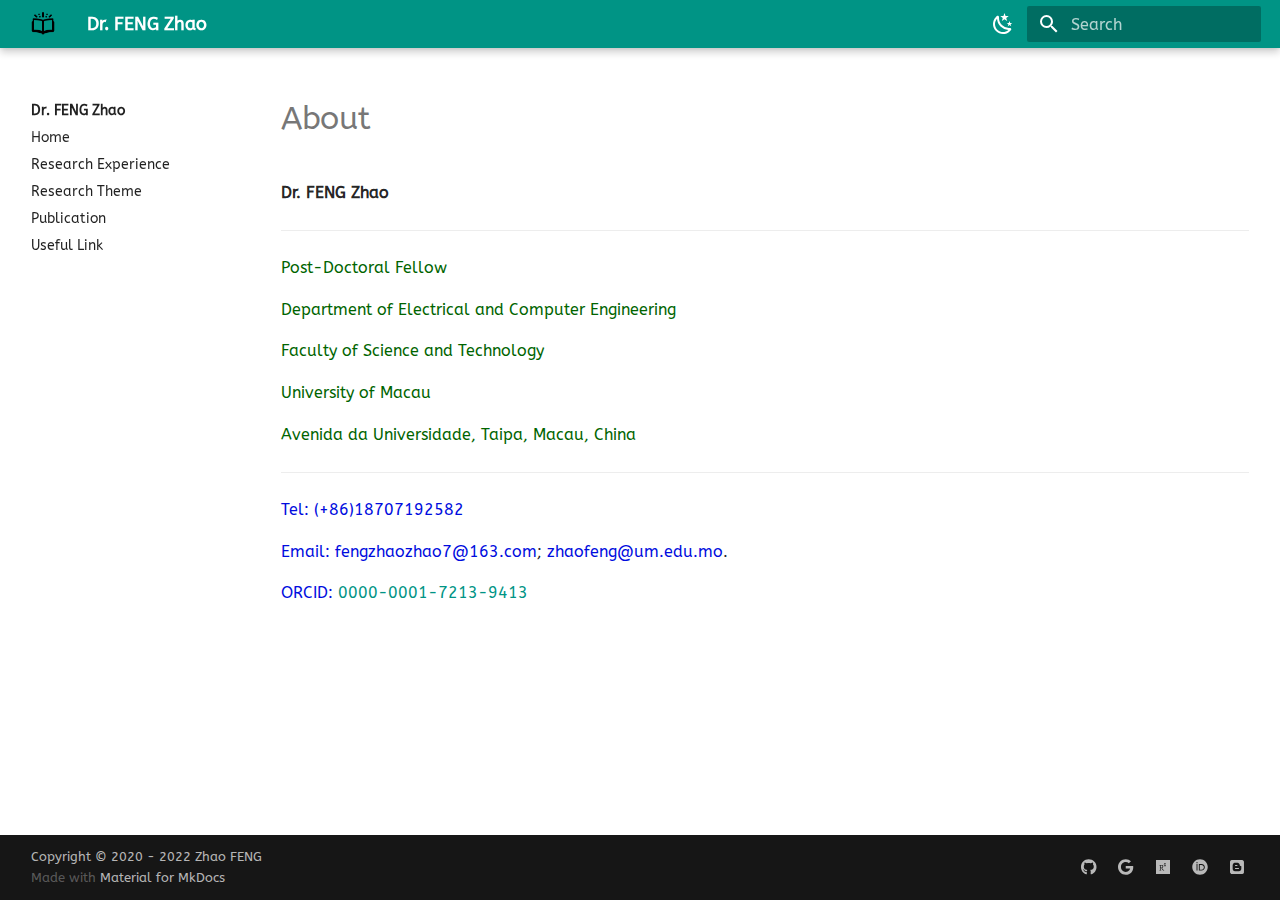
<file: about/index.html>
<!DOCTYPE html>

<html class="no-js" lang="en">
<head>
<meta charset="utf-8"/>
<meta content="width=device-width,initial-scale=1" name="viewport"/>
<link href="../assets/images/favicon.png" rel="icon"/>
<meta content="mkdocs-1.4.0, mkdocs-material-8.5.5" name="generator"/>
<title>About - Dr. FENG Zhao</title>
<link href="../assets/stylesheets/main.80dcb947.min.css" rel="stylesheet"/>
<link href="../assets/stylesheets/palette.cbb835fc.min.css" rel="stylesheet"/>
<link crossorigin="" href="https://fonts.gstatic.com" rel="preconnect"/>
<link href="https://fonts.googleapis.com/css?family=ABeeZee:300,300i,400,400i,700,700i%7CRoboto+Mono:400,400i,700,700i&amp;display=fallback" rel="stylesheet"/>
<style>:root{--md-text-font:"ABeeZee";--md-code-font:"Roboto Mono"}</style>
<link href="../stylesheets/extra.css" rel="stylesheet"/>
<script>__md_scope=new URL("..",location),__md_hash=e=>[...e].reduce((e,_)=>(e<<5)-e+_.charCodeAt(0),0),__md_get=(e,_=localStorage,t=__md_scope)=>JSON.parse(_.getItem(t.pathname+"."+e)),__md_set=(e,_,t=localStorage,a=__md_scope)=>{try{t.setItem(a.pathname+"."+e,JSON.stringify(_))}catch(e){}}</script>
<link href="../assets/stylesheets/glightbox.min.css" rel="stylesheet"/><style>
            html.glightbox-open { overflow: initial; height: 100%; }
            .gdesc-inner { font-size: 0.75rem; }
            .gslide-title { margin-top: 0px; user-select: text; }
            .gslide-desc { color: #666; user-select: text; }
            .gslide-image img { background: white; }
            
                .gscrollbar-fixer { padding-right: 15px; }
                </style><script src="../assets/javascripts/glightbox.min.js"></script></head>
<body data-md-color-accent="" data-md-color-primary="teal" data-md-color-scheme="default" dir="ltr">
<script>var palette=__md_get("__palette");if(palette&&"object"==typeof palette.color)for(var key of Object.keys(palette.color))document.body.setAttribute("data-md-color-"+key,palette.color[key])</script>
<input autocomplete="off" class="md-toggle" data-md-toggle="drawer" id="__drawer" type="checkbox"/>
<input autocomplete="off" class="md-toggle" data-md-toggle="search" id="__search" type="checkbox"/>
<label class="md-overlay" for="__drawer"></label>
<div data-md-component="skip">
</div>
<div data-md-component="announce">
</div>
<header class="md-header md-header--lifted" data-md-component="header">
<nav aria-label="Header" class="md-header__inner md-grid">
<a aria-label="Dr. FENG Zhao" class="md-header__button md-logo" data-md-component="logo" href=".." title="Dr. FENG Zhao">
<img alt="logo" src="../assets/icons8-storytelling-90.png"/>
</a>
<label class="md-header__button md-icon" for="__drawer">
<svg viewbox="0 0 24 24" xmlns="http://www.w3.org/2000/svg"><path d="M3 6h18v2H3V6m0 5h18v2H3v-2m0 5h18v2H3v-2Z"></path></svg>
</label>
<div class="md-header__title" data-md-component="header-title">
<div class="md-header__ellipsis">
<div class="md-header__topic">
<span class="md-ellipsis">
            Dr. FENG Zhao
          </span>
</div>
<div class="md-header__topic" data-md-component="header-topic">
<span class="md-ellipsis">
            
              About
            
          </span>
</div>
</div>
</div>
<form class="md-header__option" data-md-component="palette">
<input aria-label="Switch to dark mode" class="md-option" data-md-color-accent="" data-md-color-media="" data-md-color-primary="teal" data-md-color-scheme="default" id="__palette_1" name="__palette" type="radio"/>
<label class="md-header__button md-icon" for="__palette_2" hidden="" title="Switch to dark mode">
<svg viewbox="0 0 24 24" xmlns="http://www.w3.org/2000/svg"><path d="m17.75 4.09-2.53 1.94.91 3.06-2.63-1.81-2.63 1.81.91-3.06-2.53-1.94L12.44 4l1.06-3 1.06 3 3.19.09m3.5 6.91-1.64 1.25.59 1.98-1.7-1.17-1.7 1.17.59-1.98L15.75 11l2.06-.05L18.5 9l.69 1.95 2.06.05m-2.28 4.95c.83-.08 1.72 1.1 1.19 1.85-.32.45-.66.87-1.08 1.27C15.17 23 8.84 23 4.94 19.07c-3.91-3.9-3.91-10.24 0-14.14.4-.4.82-.76 1.27-1.08.75-.53 1.93.36 1.85 1.19-.27 2.86.69 5.83 2.89 8.02a9.96 9.96 0 0 0 8.02 2.89m-1.64 2.02a12.08 12.08 0 0 1-7.8-3.47c-2.17-2.19-3.33-5-3.49-7.82-2.81 3.14-2.7 7.96.31 10.98 3.02 3.01 7.84 3.12 10.98.31Z"></path></svg>
</label>
<input aria-label="Switch to light mode" class="md-option" data-md-color-accent="" data-md-color-media="" data-md-color-primary="blue-grey" data-md-color-scheme="slate" id="__palette_2" name="__palette" type="radio"/>
<label class="md-header__button md-icon" for="__palette_1" hidden="" title="Switch to light mode">
<svg viewbox="0 0 24 24" xmlns="http://www.w3.org/2000/svg"><path d="M12 7a5 5 0 0 1 5 5 5 5 0 0 1-5 5 5 5 0 0 1-5-5 5 5 0 0 1 5-5m0 2a3 3 0 0 0-3 3 3 3 0 0 0 3 3 3 3 0 0 0 3-3 3 3 0 0 0-3-3m0-7 2.39 3.42C13.65 5.15 12.84 5 12 5c-.84 0-1.65.15-2.39.42L12 2M3.34 7l4.16-.35A7.2 7.2 0 0 0 5.94 8.5c-.44.74-.69 1.5-.83 2.29L3.34 7m.02 10 1.76-3.77a7.131 7.131 0 0 0 2.38 4.14L3.36 17M20.65 7l-1.77 3.79a7.023 7.023 0 0 0-2.38-4.15l4.15.36m-.01 10-4.14.36c.59-.51 1.12-1.14 1.54-1.86.42-.73.69-1.5.83-2.29L20.64 17M12 22l-2.41-3.44c.74.27 1.55.44 2.41.44.82 0 1.63-.17 2.37-.44L12 22Z"></path></svg>
</label>
</form>
<label class="md-header__button md-icon" for="__search">
<svg viewbox="0 0 24 24" xmlns="http://www.w3.org/2000/svg"><path d="M9.5 3A6.5 6.5 0 0 1 16 9.5c0 1.61-.59 3.09-1.56 4.23l.27.27h.79l5 5-1.5 1.5-5-5v-.79l-.27-.27A6.516 6.516 0 0 1 9.5 16 6.5 6.5 0 0 1 3 9.5 6.5 6.5 0 0 1 9.5 3m0 2C7 5 5 7 5 9.5S7 14 9.5 14 14 12 14 9.5 12 5 9.5 5Z"></path></svg>
</label>
<div class="md-search" data-md-component="search" role="dialog">
<label class="md-search__overlay" for="__search"></label>
<div class="md-search__inner" role="search">
<form class="md-search__form" name="search">
<input aria-label="Search" autocapitalize="off" autocomplete="off" autocorrect="off" class="md-search__input" data-md-component="search-query" name="query" placeholder="Search" required="" spellcheck="false" type="text"/>
<label class="md-search__icon md-icon" for="__search">
<svg viewbox="0 0 24 24" xmlns="http://www.w3.org/2000/svg"><path d="M9.5 3A6.5 6.5 0 0 1 16 9.5c0 1.61-.59 3.09-1.56 4.23l.27.27h.79l5 5-1.5 1.5-5-5v-.79l-.27-.27A6.516 6.516 0 0 1 9.5 16 6.5 6.5 0 0 1 3 9.5 6.5 6.5 0 0 1 9.5 3m0 2C7 5 5 7 5 9.5S7 14 9.5 14 14 12 14 9.5 12 5 9.5 5Z"></path></svg>
<svg viewbox="0 0 24 24" xmlns="http://www.w3.org/2000/svg"><path d="M20 11v2H8l5.5 5.5-1.42 1.42L4.16 12l7.92-7.92L13.5 5.5 8 11h12Z"></path></svg>
</label>
<nav aria-label="Search" class="md-search__options">
<button aria-label="Clear" class="md-search__icon md-icon" tabindex="-1" title="Clear" type="reset">
<svg viewbox="0 0 24 24" xmlns="http://www.w3.org/2000/svg"><path d="M19 6.41 17.59 5 12 10.59 6.41 5 5 6.41 10.59 12 5 17.59 6.41 19 12 13.41 17.59 19 19 17.59 13.41 12 19 6.41Z"></path></svg>
</button>
</nav>
<div class="md-search__suggest" data-md-component="search-suggest"></div>
</form>
<div class="md-search__output">
<div class="md-search__scrollwrap" data-md-scrollfix="">
<div class="md-search-result" data-md-component="search-result">
<div class="md-search-result__meta">
            Initializing search
          </div>
<ol class="md-search-result__list"></ol>
</div>
</div>
</div>
</div>
</div>
</nav>
</header>
<div class="md-container" data-md-component="container">
<main class="md-main" data-md-component="main">
<div class="md-main__inner md-grid">
<div class="md-sidebar md-sidebar--primary" data-md-component="sidebar" data-md-type="navigation">
<div class="md-sidebar__scrollwrap">
<div class="md-sidebar__inner">
<nav aria-label="Navigation" class="md-nav md-nav--primary md-nav--integrated" data-md-level="0">
<label class="md-nav__title" for="__drawer">
<a aria-label="Dr. FENG Zhao" class="md-nav__button md-logo" data-md-component="logo" href=".." title="Dr. FENG Zhao">
<img alt="logo" src="../assets/icons8-storytelling-90.png"/>
</a>
    Dr. FENG Zhao
  </label>
<ul class="md-nav__list" data-md-scrollfix="">
<li class="md-nav__item">
<a class="md-nav__link" href="../home/">
        Home
      </a>
</li>
<li class="md-nav__item">
<a class="md-nav__link" href="../education/">
        Research Experience
      </a>
</li>
<li class="md-nav__item">
<a class="md-nav__link" href="../research/">
        Research Theme
      </a>
</li>
<li class="md-nav__item">
<a class="md-nav__link" href="../publication/">
        Publication
      </a>
</li>
<li class="md-nav__item">
<a class="md-nav__link" href="../link/">
        Useful Link
      </a>
</li>
</ul>
</nav>
</div>
</div>
</div>
<div class="md-content" data-md-component="content">
<article class="md-content__inner md-typeset">
<h1>About</h1>
<p><strong>Dr. FENG Zhao</strong></p>
<hr/>
<p><font color="\#006400"> Post-Doctoral Fellow </font></p>
<p><font color="\#006400">Department of Electrical and Computer Engineering</font></p>
<p><font color="\#006400">Faculty of Science and Technology </font></p>
<p><font color="\#006400">University of Macau</font></p>
<p><font color="\#006400">Avenida da Universidade, Taipa, Macau, China</font></p>
<hr/>
<p><font color="\#B0C4DE">Tel: (+86)18707192582</font></p>
<p><font color="\#B0C4DE">Email: fengzhaozhao7@163.com</font>; <font color="\#B0C4DE"> zhaofeng@um.edu.mo</font>.</p>
<p><font color="\#B0C4DE">ORCID: <a href="http://orcid.org/0000-0001-7213-9413">0000-0001-7213-9413</a></font></p>
</article>
</div>
</div>
<a class="md-top md-icon" data-md-component="top" hidden="" href="#">
<svg viewbox="0 0 24 24" xmlns="http://www.w3.org/2000/svg"><path d="M13 20h-2V8l-5.5 5.5-1.42-1.42L12 4.16l7.92 7.92-1.42 1.42L13 8v12Z"></path></svg>
            Back to top
          </a>
</main>
<footer class="md-footer">
<div class="md-footer-meta md-typeset">
<div class="md-footer-meta__inner md-grid">
<div class="md-copyright">
<div class="md-copyright__highlight">
      Copyright © 2020 - 2022 Zhao FENG
    </div>
  
  
    Made with
    <a href="https://squidfunk.github.io/mkdocs-material/" rel="noopener" target="_blank">
      Material for MkDocs
    </a>
</div>
<div class="md-social">
<a class="md-social__link" href="https://mefengzhao.github.io/" rel="noopener" target="_blank" title="mefengzhao.github.io">
<svg viewbox="0 0 496 512" xmlns="http://www.w3.org/2000/svg"><!--! Font Awesome Free 6.2.0 by @fontawesome - https://fontawesome.com License - https://fontawesome.com/license/free (Icons: CC BY 4.0, Fonts: SIL OFL 1.1, Code: MIT License) Copyright 2022 Fonticons, Inc.--><path d="M165.9 397.4c0 2-2.3 3.6-5.2 3.6-3.3.3-5.6-1.3-5.6-3.6 0-2 2.3-3.6 5.2-3.6 3-.3 5.6 1.3 5.6 3.6zm-31.1-4.5c-.7 2 1.3 4.3 4.3 4.9 2.6 1 5.6 0 6.2-2s-1.3-4.3-4.3-5.2c-2.6-.7-5.5.3-6.2 2.3zm44.2-1.7c-2.9.7-4.9 2.6-4.6 4.9.3 2 2.9 3.3 5.9 2.6 2.9-.7 4.9-2.6 4.6-4.6-.3-1.9-3-3.2-5.9-2.9zM244.8 8C106.1 8 0 113.3 0 252c0 110.9 69.8 205.8 169.5 239.2 12.8 2.3 17.3-5.6 17.3-12.1 0-6.2-.3-40.4-.3-61.4 0 0-70 15-84.7-29.8 0 0-11.4-29.1-27.8-36.6 0 0-22.9-15.7 1.6-15.4 0 0 24.9 2 38.6 25.8 21.9 38.6 58.6 27.5 72.9 20.9 2.3-16 8.8-27.1 16-33.7-55.9-6.2-112.3-14.3-112.3-110.5 0-27.5 7.6-41.3 23.6-58.9-2.6-6.5-11.1-33.3 2.6-67.9 20.9-6.5 69 27 69 27 20-5.6 41.5-8.5 62.8-8.5s42.8 2.9 62.8 8.5c0 0 48.1-33.6 69-27 13.7 34.7 5.2 61.4 2.6 67.9 16 17.7 25.8 31.5 25.8 58.9 0 96.5-58.9 104.2-114.8 110.5 9.2 7.9 17 22.9 17 46.4 0 33.7-.3 75.4-.3 83.6 0 6.5 4.6 14.4 17.3 12.1C428.2 457.8 496 362.9 496 252 496 113.3 383.5 8 244.8 8zM97.2 352.9c-1.3 1-1 3.3.7 5.2 1.6 1.6 3.9 2.3 5.2 1 1.3-1 1-3.3-.7-5.2-1.6-1.6-3.9-2.3-5.2-1zm-10.8-8.1c-.7 1.3.3 2.9 2.3 3.9 1.6 1 3.6.7 4.3-.7.7-1.3-.3-2.9-2.3-3.9-2-.6-3.6-.3-4.3.7zm32.4 35.6c-1.6 1.3-1 4.3 1.3 6.2 2.3 2.3 5.2 2.6 6.5 1 1.3-1.3.7-4.3-1.3-6.2-2.2-2.3-5.2-2.6-6.5-1zm-11.4-14.7c-1.6 1-1.6 3.6 0 5.9 1.6 2.3 4.3 3.3 5.6 2.3 1.6-1.3 1.6-3.9 0-6.2-1.4-2.3-4-3.3-5.6-2z"></path></svg>
</a>
<a class="md-social__link" href="https://scholar.google.com.hk/citations?hl=zh-CN&amp;user=dXkBZJAAAAAJ&amp;view_op=list_works&amp;sortby=pubdate" rel="noopener" target="_blank" title="scholar.google.com.hk">
<svg viewbox="0 0 488 512" xmlns="http://www.w3.org/2000/svg"><!--! Font Awesome Free 6.2.0 by @fontawesome - https://fontawesome.com License - https://fontawesome.com/license/free (Icons: CC BY 4.0, Fonts: SIL OFL 1.1, Code: MIT License) Copyright 2022 Fonticons, Inc.--><path d="M488 261.8C488 403.3 391.1 504 248 504 110.8 504 0 393.2 0 256S110.8 8 248 8c66.8 0 123 24.5 166.3 64.9l-67.5 64.9C258.5 52.6 94.3 116.6 94.3 256c0 86.5 69.1 156.6 153.7 156.6 98.2 0 135-70.4 140.8-106.9H248v-85.3h236.1c2.3 12.7 3.9 24.9 3.9 41.4z"></path></svg>
</a>
<a class="md-social__link" href="https://www.researchgate.net/profile/Zhao-Feng-3" rel="noopener" target="_blank" title="www.researchgate.net">
<svg viewbox="0 0 448 512" xmlns="http://www.w3.org/2000/svg"><!--! Font Awesome Free 6.2.0 by @fontawesome - https://fontawesome.com License - https://fontawesome.com/license/free (Icons: CC BY 4.0, Fonts: SIL OFL 1.1, Code: MIT License) Copyright 2022 Fonticons, Inc.--><path d="M0 32v448h448V32H0zm262.2 334.4c-6.6 3-33.2 6-50-14.2-9.2-10.6-25.3-33.3-42.2-63.6-8.9 0-14.7 0-21.4-.6v46.4c0 23.5 6 21.2 25.8 23.9v8.1c-6.9-.3-23.1-.8-35.6-.8-13.1 0-26.1.6-33.6.8v-8.1c15.5-2.9 22-1.3 22-23.9V225c0-22.6-6.4-21-22-23.9V193c25.8 1 53.1-.6 70.9-.6 31.7 0 55.9 14.4 55.9 45.6 0 21.1-16.7 42.2-39.2 47.5 13.6 24.2 30 45.6 42.2 58.9 7.2 7.8 17.2 14.7 27.2 14.7v7.3zm22.9-135c-23.3 0-32.2-15.7-32.2-32.2V167c0-12.2 8.8-30.4 34-30.4s30.4 17.9 30.4 17.9l-10.7 7.2s-5.5-12.5-19.7-12.5c-7.9 0-19.7 7.3-19.7 19.7v26.8c0 13.4 6.6 23.3 17.9 23.3 14.1 0 21.5-10.9 21.5-26.8h-17.9v-10.7h30.4c0 20.5 4.7 49.9-34 49.9zm-116.5 44.7c-9.4 0-13.6-.3-20-.8v-69.7c6.4-.6 15-.6 22.5-.6 23.3 0 37.2 12.2 37.2 34.5 0 21.9-15 36.6-39.7 36.6z"></path></svg>
</a>
<a class="md-social__link" href="https://orcid.org/0000-0001-7213-9413" rel="noopener" target="_blank" title="orcid.org">
<svg viewbox="0 0 512 512" xmlns="http://www.w3.org/2000/svg"><!--! Font Awesome Free 6.2.0 by @fontawesome - https://fontawesome.com License - https://fontawesome.com/license/free (Icons: CC BY 4.0, Fonts: SIL OFL 1.1, Code: MIT License) Copyright 2022 Fonticons, Inc.--><path d="M294.75 188.19h-45.92V342h47.47c67.62 0 83.12-51.34 83.12-76.91 0-41.64-26.54-76.9-84.67-76.9zM256 8C119 8 8 119 8 256s111 248 248 248 248-111 248-248S393 8 256 8zm-80.79 360.76h-29.84v-207.5h29.84zm-14.92-231.14a19.57 19.57 0 1 1 19.57-19.57 19.64 19.64 0 0 1-19.57 19.57zM300 369h-81V161.26h80.6c76.73 0 110.44 54.83 110.44 103.85C410 318.39 368.38 369 300 369z"></path></svg>
</a>
<a class="md-social__link" href="https://me-fengzhao.github.io/" rel="noopener" target="_blank" title="me-fengzhao.github.io">
<svg viewbox="0 0 448 512" xmlns="http://www.w3.org/2000/svg"><!--! Font Awesome Free 6.2.0 by @fontawesome - https://fontawesome.com License - https://fontawesome.com/license/free (Icons: CC BY 4.0, Fonts: SIL OFL 1.1, Code: MIT License) Copyright 2022 Fonticons, Inc.--><path d="M162.4 196c4.8-4.9 6.2-5.1 36.4-5.1 27.2 0 28.1.1 32.1 2.1 5.8 2.9 8.3 7 8.3 13.6 0 5.9-2.4 10-7.6 13.4-2.8 1.8-4.5 1.9-31.1 2.1-16.4.1-29.5-.2-31.5-.8-10.3-2.9-14.1-17.7-6.6-25.3zm61.4 94.5c-53.9 0-55.8.2-60.2 4.1-3.5 3.1-5.7 9.4-5.1 13.9.7 4.7 4.8 10.1 9.2 12 2.2 1 14.1 1.7 56.3 1.2l47.9-.6 9.2-1.5c9-5.1 10.5-17.4 3.1-24.4-5.3-4.7-5-4.7-60.4-4.7zm223.4 130.1c-3.5 28.4-23 50.4-51.1 57.5-7.2 1.8-9.7 1.9-172.9 1.8-157.8 0-165.9-.1-172-1.8-8.4-2.2-15.6-5.5-22.3-10-5.6-3.8-13.9-11.8-17-16.4-3.8-5.6-8.2-15.3-10-22C.1 423 0 420.3 0 256.3 0 93.2 0 89.7 1.8 82.6 8.1 57.9 27.7 39 53 33.4c7.3-1.6 332.1-1.9 340-.3 21.2 4.3 37.9 17.1 47.6 36.4 7.7 15.3 7-1.5 7.3 180.6.2 115.8 0 164.5-.7 170.5zm-85.4-185.2c-1.1-5-4.2-9.6-7.7-11.5-1.1-.6-8-1.3-15.5-1.7-12.4-.6-13.8-.8-17.8-3.1-6.2-3.6-7.9-7.6-8-18.3 0-20.4-8.5-39.4-25.3-56.5-12-12.2-25.3-20.5-40.6-25.1-3.6-1.1-11.8-1.5-39.2-1.8-42.9-.5-52.5.4-67.1 6.2-27 10.7-46.3 33.4-53.4 62.4-1.3 5.4-1.6 14.2-1.9 64.3-.4 62.8 0 72.1 4 84.5 9.7 30.7 37.1 53.4 64.6 58.4 9.2 1.7 122.2 2.1 133.7.5 20.1-2.7 35.9-10.8 50.7-25.9 10.7-10.9 17.4-22.8 21.8-38.5 3.2-10.9 2.9-88.4 1.7-93.9z"></path></svg>
</a>
</div>
</div>
</div>
</footer>
</div>
<div class="md-dialog" data-md-component="dialog">
<div class="md-dialog__inner md-typeset"></div>
</div>
<script id="__config" type="application/json">{"base": "..", "features": ["navigation.instant", "navigation.tabs.sticky", "navigation.sections", "navigation.expand", "toc.follow", "toc.integrate", "navigation.top", "search.suggest", "search.highlight"], "search": "../assets/javascripts/workers/search.5bf1dace.min.js", "translations": {"clipboard.copied": "Copied to clipboard", "clipboard.copy": "Copy to clipboard", "search.config.lang": "en", "search.config.pipeline": "trimmer, stopWordFilter", "search.config.separator": "[\\s\\-]+", "search.placeholder": "Search", "search.result.more.one": "1 more on this page", "search.result.more.other": "# more on this page", "search.result.none": "No matching documents", "search.result.one": "1 matching document", "search.result.other": "# matching documents", "search.result.placeholder": "Type to start searching", "search.result.term.missing": "Missing", "select.version.title": "Select version"}}</script>
<script src="../assets/javascripts/bundle.078830c0.min.js"></script>
<script>document$.subscribe(() => {const lightbox = GLightbox({"touchNavigation": true, "loop": false, "zoomable": true, "draggable": true, "openEffect": "zoom", "closeEffect": "zoom"});})</script></body>
</html>
</file>
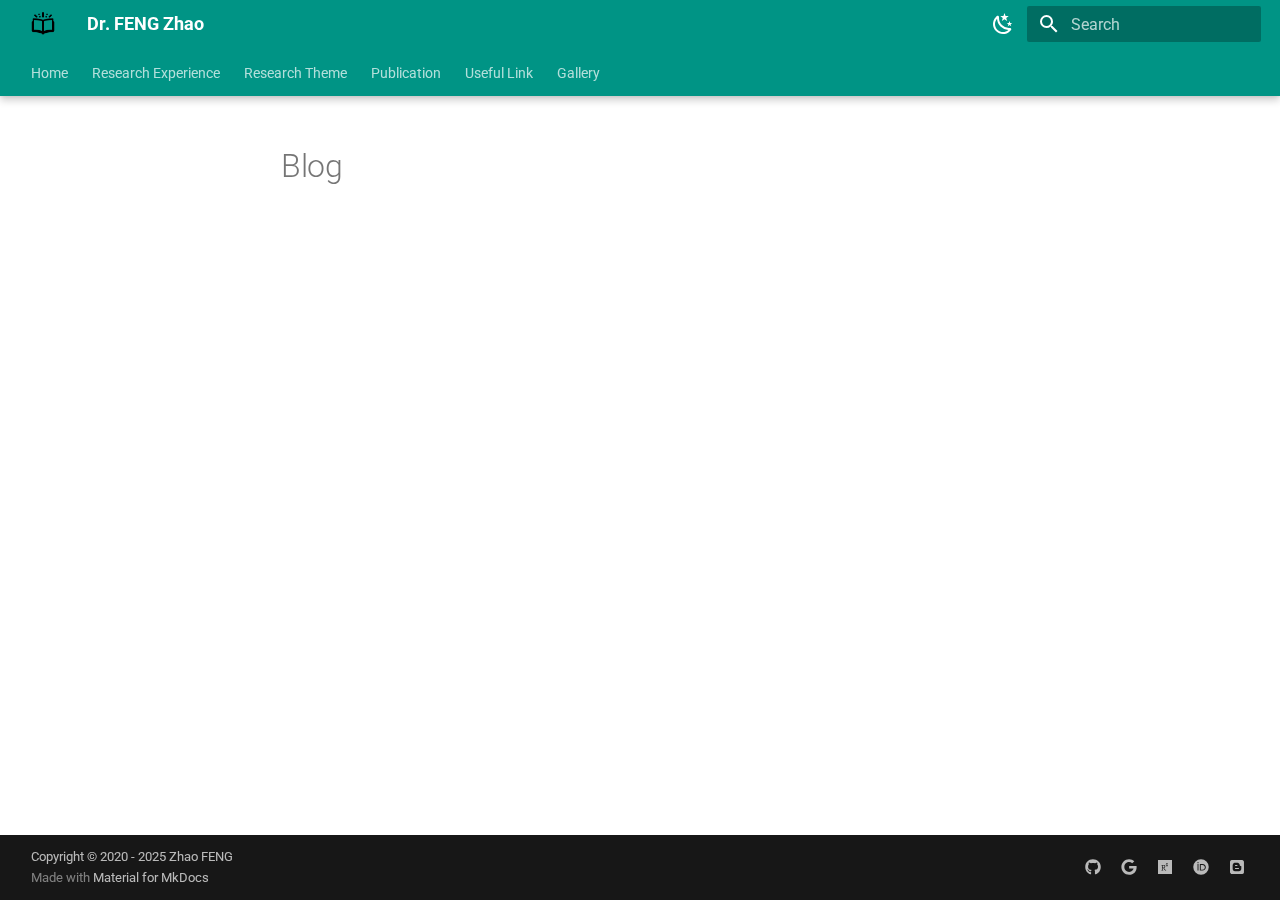
<file: blog/index.html>
<!doctype html>
<html lang="en" class="no-js">
  <head>
    
      <meta charset="utf-8">
      <meta name="viewport" content="width=device-width,initial-scale=1">
      
      
      
      
      
      
      <link rel="icon" href="../assets/images/favicon.png">
      <meta name="generator" content="mkdocs-1.6.1, mkdocs-material-9.6.16">
    
    
      
        <title>Blog - Dr. FENG Zhao</title>
      
    
    
      <link rel="stylesheet" href="../assets/stylesheets/main.7e37652d.min.css">
      
        
        <link rel="stylesheet" href="../assets/stylesheets/palette.06af60db.min.css">
      
      


    
    
      
    
    
      
        
        
        <link rel="preconnect" href="https://fonts.gstatic.com" crossorigin>
        <link rel="stylesheet" href="https://fonts.googleapis.com/css?family=Roboto:300,300i,400,400i,700,700i%7CRoboto+Mono:400,400i,700,700i&display=fallback">
        <style>:root{--md-text-font:"Roboto";--md-code-font:"Roboto Mono"}</style>
      
    
    
      <link rel="stylesheet" href="../stylesheets/extra.css">
    
    <script>__md_scope=new URL("..",location),__md_hash=e=>[...e].reduce(((e,_)=>(e<<5)-e+_.charCodeAt(0)),0),__md_get=(e,_=localStorage,t=__md_scope)=>JSON.parse(_.getItem(t.pathname+"."+e)),__md_set=(e,_,t=localStorage,a=__md_scope)=>{try{t.setItem(a.pathname+"."+e,JSON.stringify(_))}catch(e){}}</script>
    
      

    
    
    
  </head>
  
  
    
    
      
    
    
    
    
    <body dir="ltr" data-md-color-scheme="default" data-md-color-primary="teal" data-md-color-accent="indigo">
  
    
    <input class="md-toggle" data-md-toggle="drawer" type="checkbox" id="__drawer" autocomplete="off">
    <input class="md-toggle" data-md-toggle="search" type="checkbox" id="__search" autocomplete="off">
    <label class="md-overlay" for="__drawer"></label>
    <div data-md-component="skip">
      
        
        <a href="#blog" class="md-skip">
          Skip to content
        </a>
      
    </div>
    <div data-md-component="announce">
      
    </div>
    
    
      

  

<header class="md-header md-header--shadow md-header--lifted" data-md-component="header">
  <nav class="md-header__inner md-grid" aria-label="Header">
    <a href=".." title="Dr. FENG Zhao" class="md-header__button md-logo" aria-label="Dr. FENG Zhao" data-md-component="logo">
      
  <img src="../assets/icons8-storytelling-90.png" alt="logo">

    </a>
    <label class="md-header__button md-icon" for="__drawer">
      
      <svg xmlns="http://www.w3.org/2000/svg" viewBox="0 0 24 24"><path d="M3 6h18v2H3zm0 5h18v2H3zm0 5h18v2H3z"/></svg>
    </label>
    <div class="md-header__title" data-md-component="header-title">
      <div class="md-header__ellipsis">
        <div class="md-header__topic">
          <span class="md-ellipsis">
            Dr. FENG Zhao
          </span>
        </div>
        <div class="md-header__topic" data-md-component="header-topic">
          <span class="md-ellipsis">
            
              Blog
            
          </span>
        </div>
      </div>
    </div>
    
      
        <form class="md-header__option" data-md-component="palette">
  
    
    
    
    <input class="md-option" data-md-color-media="" data-md-color-scheme="default" data-md-color-primary="teal" data-md-color-accent="indigo"  aria-label="Switch to dark mode"  type="radio" name="__palette" id="__palette_0">
    
      <label class="md-header__button md-icon" title="Switch to dark mode" for="__palette_1" hidden>
        <svg xmlns="http://www.w3.org/2000/svg" viewBox="0 0 24 24"><path d="m17.75 4.09-2.53 1.94.91 3.06-2.63-1.81-2.63 1.81.91-3.06-2.53-1.94L12.44 4l1.06-3 1.06 3zm3.5 6.91-1.64 1.25.59 1.98-1.7-1.17-1.7 1.17.59-1.98L15.75 11l2.06-.05L18.5 9l.69 1.95zm-2.28 4.95c.83-.08 1.72 1.1 1.19 1.85-.32.45-.66.87-1.08 1.27C15.17 23 8.84 23 4.94 19.07c-3.91-3.9-3.91-10.24 0-14.14.4-.4.82-.76 1.27-1.08.75-.53 1.93.36 1.85 1.19-.27 2.86.69 5.83 2.89 8.02a9.96 9.96 0 0 0 8.02 2.89m-1.64 2.02a12.08 12.08 0 0 1-7.8-3.47c-2.17-2.19-3.33-5-3.49-7.82-2.81 3.14-2.7 7.96.31 10.98 3.02 3.01 7.84 3.12 10.98.31"/></svg>
      </label>
    
  
    
    
    
    <input class="md-option" data-md-color-media="" data-md-color-scheme="slate" data-md-color-primary="blue-grey" data-md-color-accent="indigo"  aria-label="Switch to light mode"  type="radio" name="__palette" id="__palette_1">
    
      <label class="md-header__button md-icon" title="Switch to light mode" for="__palette_0" hidden>
        <svg xmlns="http://www.w3.org/2000/svg" viewBox="0 0 24 24"><path d="M12 7a5 5 0 0 1 5 5 5 5 0 0 1-5 5 5 5 0 0 1-5-5 5 5 0 0 1 5-5m0 2a3 3 0 0 0-3 3 3 3 0 0 0 3 3 3 3 0 0 0 3-3 3 3 0 0 0-3-3m0-7 2.39 3.42C13.65 5.15 12.84 5 12 5s-1.65.15-2.39.42zM3.34 7l4.16-.35A7.2 7.2 0 0 0 5.94 8.5c-.44.74-.69 1.5-.83 2.29zm.02 10 1.76-3.77a7.131 7.131 0 0 0 2.38 4.14zM20.65 7l-1.77 3.79a7.02 7.02 0 0 0-2.38-4.15zm-.01 10-4.14.36c.59-.51 1.12-1.14 1.54-1.86.42-.73.69-1.5.83-2.29zM12 22l-2.41-3.44c.74.27 1.55.44 2.41.44.82 0 1.63-.17 2.37-.44z"/></svg>
      </label>
    
  
</form>
      
    
    
      <script>var palette=__md_get("__palette");if(palette&&palette.color){if("(prefers-color-scheme)"===palette.color.media){var media=matchMedia("(prefers-color-scheme: light)"),input=document.querySelector(media.matches?"[data-md-color-media='(prefers-color-scheme: light)']":"[data-md-color-media='(prefers-color-scheme: dark)']");palette.color.media=input.getAttribute("data-md-color-media"),palette.color.scheme=input.getAttribute("data-md-color-scheme"),palette.color.primary=input.getAttribute("data-md-color-primary"),palette.color.accent=input.getAttribute("data-md-color-accent")}for(var[key,value]of Object.entries(palette.color))document.body.setAttribute("data-md-color-"+key,value)}</script>
    
    
    
      
      
        <label class="md-header__button md-icon" for="__search">
          
          <svg xmlns="http://www.w3.org/2000/svg" viewBox="0 0 24 24"><path d="M9.5 3A6.5 6.5 0 0 1 16 9.5c0 1.61-.59 3.09-1.56 4.23l.27.27h.79l5 5-1.5 1.5-5-5v-.79l-.27-.27A6.52 6.52 0 0 1 9.5 16 6.5 6.5 0 0 1 3 9.5 6.5 6.5 0 0 1 9.5 3m0 2C7 5 5 7 5 9.5S7 14 9.5 14 14 12 14 9.5 12 5 9.5 5"/></svg>
        </label>
        <div class="md-search" data-md-component="search" role="dialog">
  <label class="md-search__overlay" for="__search"></label>
  <div class="md-search__inner" role="search">
    <form class="md-search__form" name="search">
      <input type="text" class="md-search__input" name="query" aria-label="Search" placeholder="Search" autocapitalize="off" autocorrect="off" autocomplete="off" spellcheck="false" data-md-component="search-query" required>
      <label class="md-search__icon md-icon" for="__search">
        
        <svg xmlns="http://www.w3.org/2000/svg" viewBox="0 0 24 24"><path d="M9.5 3A6.5 6.5 0 0 1 16 9.5c0 1.61-.59 3.09-1.56 4.23l.27.27h.79l5 5-1.5 1.5-5-5v-.79l-.27-.27A6.52 6.52 0 0 1 9.5 16 6.5 6.5 0 0 1 3 9.5 6.5 6.5 0 0 1 9.5 3m0 2C7 5 5 7 5 9.5S7 14 9.5 14 14 12 14 9.5 12 5 9.5 5"/></svg>
        
        <svg xmlns="http://www.w3.org/2000/svg" viewBox="0 0 24 24"><path d="M20 11v2H8l5.5 5.5-1.42 1.42L4.16 12l7.92-7.92L13.5 5.5 8 11z"/></svg>
      </label>
      <nav class="md-search__options" aria-label="Search">
        
        <button type="reset" class="md-search__icon md-icon" title="Clear" aria-label="Clear" tabindex="-1">
          
          <svg xmlns="http://www.w3.org/2000/svg" viewBox="0 0 24 24"><path d="M19 6.41 17.59 5 12 10.59 6.41 5 5 6.41 10.59 12 5 17.59 6.41 19 12 13.41 17.59 19 19 17.59 13.41 12z"/></svg>
        </button>
      </nav>
      
        <div class="md-search__suggest" data-md-component="search-suggest"></div>
      
    </form>
    <div class="md-search__output">
      <div class="md-search__scrollwrap" tabindex="0" data-md-scrollfix>
        <div class="md-search-result" data-md-component="search-result">
          <div class="md-search-result__meta">
            Initializing search
          </div>
          <ol class="md-search-result__list" role="presentation"></ol>
        </div>
      </div>
    </div>
  </div>
</div>
      
    
    
  </nav>
  
    
      
<nav class="md-tabs" aria-label="Tabs" data-md-component="tabs">
  <div class="md-grid">
    <ul class="md-tabs__list">
      
        
  
  
  
  
    <li class="md-tabs__item">
      <a href="../home/" class="md-tabs__link">
        
  
  
    
  
  Home

      </a>
    </li>
  

      
        
  
  
  
  
    <li class="md-tabs__item">
      <a href="../education2/" class="md-tabs__link">
        
  
  
    
  
  Research Experience

      </a>
    </li>
  

      
        
  
  
  
  
    <li class="md-tabs__item">
      <a href="../research2/" class="md-tabs__link">
        
  
  
    
  
  Research Theme

      </a>
    </li>
  

      
        
  
  
  
  
    <li class="md-tabs__item">
      <a href="../publication2/" class="md-tabs__link">
        
  
  
    
  
  Publication

      </a>
    </li>
  

      
        
  
  
  
  
    <li class="md-tabs__item">
      <a href="../link/" class="md-tabs__link">
        
  
  
    
  
  Useful Link

      </a>
    </li>
  

      
        
  
  
  
  
    <li class="md-tabs__item">
      <a href="../gallery/" class="md-tabs__link">
        
  
  
    
  
  Gallery

      </a>
    </li>
  

      
    </ul>
  </div>
</nav>
    
  
</header>
    
    <div class="md-container" data-md-component="container">
      
      
        
      
      <main class="md-main" data-md-component="main">
        <div class="md-main__inner md-grid">
          
            
              
              <div class="md-sidebar md-sidebar--primary" data-md-component="sidebar" data-md-type="navigation" >
                <div class="md-sidebar__scrollwrap">
                  <div class="md-sidebar__inner">
                    


  


  

<nav class="md-nav md-nav--primary md-nav--lifted md-nav--integrated" aria-label="Navigation" data-md-level="0">
  <label class="md-nav__title" for="__drawer">
    <a href=".." title="Dr. FENG Zhao" class="md-nav__button md-logo" aria-label="Dr. FENG Zhao" data-md-component="logo">
      
  <img src="../assets/icons8-storytelling-90.png" alt="logo">

    </a>
    Dr. FENG Zhao
  </label>
  
  <ul class="md-nav__list" data-md-scrollfix>
    
      
      
  
  
  
  
    <li class="md-nav__item">
      <a href="../home/" class="md-nav__link">
        
  
  
  <span class="md-ellipsis">
    Home
    
  </span>
  

      </a>
    </li>
  

    
      
      
  
  
  
  
    <li class="md-nav__item">
      <a href="../education2/" class="md-nav__link">
        
  
  
  <span class="md-ellipsis">
    Research Experience
    
  </span>
  

      </a>
    </li>
  

    
      
      
  
  
  
  
    <li class="md-nav__item">
      <a href="../research2/" class="md-nav__link">
        
  
  
  <span class="md-ellipsis">
    Research Theme
    
  </span>
  

      </a>
    </li>
  

    
      
      
  
  
  
  
    <li class="md-nav__item">
      <a href="../publication2/" class="md-nav__link">
        
  
  
  <span class="md-ellipsis">
    Publication
    
  </span>
  

      </a>
    </li>
  

    
      
      
  
  
  
  
    <li class="md-nav__item">
      <a href="../link/" class="md-nav__link">
        
  
  
  <span class="md-ellipsis">
    Useful Link
    
  </span>
  

      </a>
    </li>
  

    
      
      
  
  
  
  
    <li class="md-nav__item">
      <a href="../gallery/" class="md-nav__link">
        
  
  
  <span class="md-ellipsis">
    Gallery
    
  </span>
  

      </a>
    </li>
  

    
  </ul>
</nav>
                  </div>
                </div>
              </div>
            
            
          
          
  <div class="md-content" data-md-component="content">
    <div class="md-content__inner">
      <header class="md-typeset">
        <h1 id="blog">Blog</h1>
      </header>
      
      
    </div>
  </div>

          
<script>var target=document.getElementById(location.hash.slice(1));target&&target.name&&(target.checked=target.name.startsWith("__tabbed_"))</script>
        </div>
        
          <button type="button" class="md-top md-icon" data-md-component="top" hidden>
  
  <svg xmlns="http://www.w3.org/2000/svg" viewBox="0 0 24 24"><path d="M13 20h-2V8l-5.5 5.5-1.42-1.42L12 4.16l7.92 7.92-1.42 1.42L13 8z"/></svg>
  Back to top
</button>
        
      </main>
      
        <footer class="md-footer">
  
  <div class="md-footer-meta md-typeset">
    <div class="md-footer-meta__inner md-grid">
      <div class="md-copyright">
  
    <div class="md-copyright__highlight">
      Copyright &copy; 2020 - 2025 Zhao FENG
    </div>
  
  
    Made with
    <a href="https://squidfunk.github.io/mkdocs-material/" target="_blank" rel="noopener">
      Material for MkDocs
    </a>
  
</div>
      
        <div class="md-social">
  
    
    
    
    
      
      
    
    <a href="https://mefengzhao.github.io/" target="_blank" rel="noopener" title="mefengzhao.github.io" class="md-social__link">
      <svg xmlns="http://www.w3.org/2000/svg" viewBox="0 0 512 512"><!--! Font Awesome Free 7.0.0 by @fontawesome - https://fontawesome.com License - https://fontawesome.com/license/free (Icons: CC BY 4.0, Fonts: SIL OFL 1.1, Code: MIT License) Copyright 2025 Fonticons, Inc.--><path fill="currentColor" d="M173.9 397.4c0 2-2.3 3.6-5.2 3.6-3.3.3-5.6-1.3-5.6-3.6 0-2 2.3-3.6 5.2-3.6 3-.3 5.6 1.3 5.6 3.6m-31.1-4.5c-.7 2 1.3 4.3 4.3 4.9 2.6 1 5.6 0 6.2-2s-1.3-4.3-4.3-5.2c-2.6-.7-5.5.3-6.2 2.3m44.2-1.7c-2.9.7-4.9 2.6-4.6 4.9.3 2 2.9 3.3 5.9 2.6 2.9-.7 4.9-2.6 4.6-4.6-.3-1.9-3-3.2-5.9-2.9M252.8 8C114.1 8 8 113.3 8 252c0 110.9 69.8 205.8 169.5 239.2 12.8 2.3 17.3-5.6 17.3-12.1 0-6.2-.3-40.4-.3-61.4 0 0-70 15-84.7-29.8 0 0-11.4-29.1-27.8-36.6 0 0-22.9-15.7 1.6-15.4 0 0 24.9 2 38.6 25.8 21.9 38.6 58.6 27.5 72.9 20.9 2.3-16 8.8-27.1 16-33.7-55.9-6.2-112.3-14.3-112.3-110.5 0-27.5 7.6-41.3 23.6-58.9-2.6-6.5-11.1-33.3 2.6-67.9 20.9-6.5 69 27 69 27 20-5.6 41.5-8.5 62.8-8.5s42.8 2.9 62.8 8.5c0 0 48.1-33.6 69-27 13.7 34.7 5.2 61.4 2.6 67.9 16 17.7 25.8 31.5 25.8 58.9 0 96.5-58.9 104.2-114.8 110.5 9.2 7.9 17 22.9 17 46.4 0 33.7-.3 75.4-.3 83.6 0 6.5 4.6 14.4 17.3 12.1C436.2 457.8 504 362.9 504 252 504 113.3 391.5 8 252.8 8M105.2 352.9c-1.3 1-1 3.3.7 5.2 1.6 1.6 3.9 2.3 5.2 1 1.3-1 1-3.3-.7-5.2-1.6-1.6-3.9-2.3-5.2-1m-10.8-8.1c-.7 1.3.3 2.9 2.3 3.9 1.6 1 3.6.7 4.3-.7.7-1.3-.3-2.9-2.3-3.9-2-.6-3.6-.3-4.3.7m32.4 35.6c-1.6 1.3-1 4.3 1.3 6.2 2.3 2.3 5.2 2.6 6.5 1 1.3-1.3.7-4.3-1.3-6.2-2.2-2.3-5.2-2.6-6.5-1m-11.4-14.7c-1.6 1-1.6 3.6 0 5.9s4.3 3.3 5.6 2.3c1.6-1.3 1.6-3.9 0-6.2-1.4-2.3-4-3.3-5.6-2"/></svg>
    </a>
  
    
    
    
    
      
      
    
    <a href="https://scholar.google.com.hk/citations?hl=zh-CN&user=dXkBZJAAAAAJ&view_op=list_works&sortby=pubdate" target="_blank" rel="noopener" title="scholar.google.com.hk" class="md-social__link">
      <svg xmlns="http://www.w3.org/2000/svg" viewBox="0 0 512 512"><!--! Font Awesome Free 7.0.0 by @fontawesome - https://fontawesome.com License - https://fontawesome.com/license/free (Icons: CC BY 4.0, Fonts: SIL OFL 1.1, Code: MIT License) Copyright 2025 Fonticons, Inc.--><path fill="currentColor" d="M500 261.8C500 403.3 403.1 504 260 504 122.8 504 12 393.2 12 256S122.8 8 260 8c66.8 0 123 24.5 166.3 64.9l-67.5 64.9C270.5 52.6 106.3 116.6 106.3 256c0 86.5 69.1 156.6 153.7 156.6 98.2 0 135-70.4 140.8-106.9H260v-85.3h236.1c2.3 12.7 3.9 24.9 3.9 41.4"/></svg>
    </a>
  
    
    
    
    
      
      
    
    <a href="https://www.researchgate.net/profile/Zhao-Feng-3" target="_blank" rel="noopener" title="www.researchgate.net" class="md-social__link">
      <svg xmlns="http://www.w3.org/2000/svg" viewBox="0 0 448 512"><!--! Font Awesome Free 7.0.0 by @fontawesome - https://fontawesome.com License - https://fontawesome.com/license/free (Icons: CC BY 4.0, Fonts: SIL OFL 1.1, Code: MIT License) Copyright 2025 Fonticons, Inc.--><path fill="currentColor" d="M0 32v448h448V32zm262.2 334.4c-6.6 3-33.2 6-50-14.2-9.2-10.6-25.3-33.3-42.2-63.6-8.9 0-14.7 0-21.4-.6v46.4c0 23.5 6 21.2 25.8 23.9v8.1c-6.9-.3-23.1-.8-35.6-.8-13.1 0-26.1.6-33.6.8v-8.1c15.5-2.9 22-1.3 22-23.9V225c0-22.6-6.4-21-22-23.9V193c25.8 1 53.1-.6 70.9-.6 31.7 0 55.9 14.4 55.9 45.6 0 21.1-16.7 42.2-39.2 47.5 13.6 24.2 30 45.6 42.2 58.9 7.2 7.8 17.2 14.7 27.2 14.7zm22.9-135c-23.3 0-32.2-15.7-32.2-32.2V167c0-12.2 8.8-30.4 34-30.4s30.4 17.9 30.4 17.9l-10.7 7.2s-5.5-12.5-19.7-12.5c-7.9 0-19.7 7.3-19.7 19.7v26.8c0 13.4 6.6 23.3 17.9 23.3 14.1 0 21.5-10.9 21.5-26.8h-17.9v-10.7h30.4c0 20.5 4.7 49.9-34 49.9m-116.5 44.7c-9.4 0-13.6-.3-20-.8v-69.7c6.4-.6 15-.6 22.5-.6 23.3 0 37.2 12.2 37.2 34.5 0 21.9-15 36.6-39.7 36.6"/></svg>
    </a>
  
    
    
    
    
      
      
    
    <a href="https://orcid.org/0000-0001-7213-9413" target="_blank" rel="noopener" title="orcid.org" class="md-social__link">
      <svg xmlns="http://www.w3.org/2000/svg" viewBox="0 0 512 512"><!--! Font Awesome Free 7.0.0 by @fontawesome - https://fontawesome.com License - https://fontawesome.com/license/free (Icons: CC BY 4.0, Fonts: SIL OFL 1.1, Code: MIT License) Copyright 2025 Fonticons, Inc.--><path fill="currentColor" d="M294.7 188.2h-45.9V342h47.5c67.6 0 83.1-51.3 83.1-76.9 0-41.6-26.5-76.9-84.7-76.9M256 8a248 248 0 1 0 0 496 248 248 0 1 0 0-496m-80.8 360.8h-29.8V161.3h29.8zM160.3 98.5a19.6 19.6 0 1 1 0 39.2 19.6 19.6 0 1 1 0-39.2M300 369h-81V161.3h80.6c76.7 0 110.4 54.8 110.4 103.9 0 53.3-41.7 103.9-110 103.9z"/></svg>
    </a>
  
    
    
    
    
      
      
    
    <a href="https://me-fengzhao.github.io/" target="_blank" rel="noopener" title="me-fengzhao.github.io" class="md-social__link">
      <svg xmlns="http://www.w3.org/2000/svg" viewBox="0 0 448 512"><!--! Font Awesome Free 7.0.0 by @fontawesome - https://fontawesome.com License - https://fontawesome.com/license/free (Icons: CC BY 4.0, Fonts: SIL OFL 1.1, Code: MIT License) Copyright 2025 Fonticons, Inc.--><path fill="currentColor" d="M162.4 196c4.8-4.9 6.2-5.1 36.4-5.1 27.2 0 28.1.1 32.1 2.1 5.8 2.9 8.3 7 8.3 13.6 0 5.9-2.4 10-7.6 13.4-2.8 1.8-4.5 1.9-31.1 2.1-16.4.1-29.5-.2-31.5-.8-10.3-2.9-14.1-17.7-6.6-25.3m61.4 94.5c-53.9 0-55.8.2-60.2 4.1-3.5 3.1-5.7 9.4-5.1 13.9.7 4.7 4.8 10.1 9.2 12 2.2 1 14.1 1.7 56.3 1.2l47.9-.6 9.2-1.5c9-5.1 10.5-17.4 3.1-24.4-5.3-4.7-5-4.7-60.4-4.7m223.4 130.1c-3.5 28.4-23 50.4-51.1 57.5-7.2 1.8-9.7 1.9-172.9 1.8-157.8 0-165.9-.1-172-1.8-8.4-2.2-15.6-5.5-22.3-10-5.6-3.8-13.9-11.8-17-16.4-3.8-5.6-8.2-15.3-10-22S0 420.3 0 256.3C0 93.2 0 89.7 1.8 82.6 8.1 57.9 27.7 39 53 33.4c7.3-1.6 332.1-1.9 340-.3 21.2 4.3 37.9 17.1 47.6 36.4 7.7 15.3 7-1.5 7.3 180.6.2 115.8 0 164.5-.7 170.5m-85.4-185.2c-1.1-5-4.2-9.6-7.7-11.5-1.1-.6-8-1.3-15.5-1.7-12.4-.6-13.8-.8-17.8-3.1-6.2-3.6-7.9-7.6-8-18.3 0-20.4-8.5-39.4-25.3-56.5-12-12.2-25.3-20.5-40.6-25.1-3.6-1.1-11.8-1.5-39.2-1.8-42.9-.5-52.5.4-67.1 6.2-27 10.7-46.3 33.4-53.4 62.4-1.3 5.4-1.6 14.2-1.9 64.3-.4 62.8 0 72.1 4 84.5 9.7 30.7 37.1 53.4 64.6 58.4 9.2 1.7 122.2 2.1 133.7.5 20.1-2.7 35.9-10.8 50.7-25.9 10.7-10.9 17.4-22.8 21.8-38.5 3.2-10.9 2.9-88.4 1.7-93.9"/></svg>
    </a>
  
</div>
      
    </div>
  </div>
</footer>
      
    </div>
    <div class="md-dialog" data-md-component="dialog">
      <div class="md-dialog__inner md-typeset"></div>
    </div>
    
    
    
      
      <script id="__config" type="application/json">{"base": "..", "features": ["navigation.tabs", "navigation.tabs.sticky", "navigation.sections", "navigation.expand", "toc.follow", "toc.integrate", "navigation.top", "search.suggest", "search.highlight", "navigation.indexes"], "search": "../assets/javascripts/workers/search.d50fe291.min.js", "tags": null, "translations": {"clipboard.copied": "Copied to clipboard", "clipboard.copy": "Copy to clipboard", "search.result.more.one": "1 more on this page", "search.result.more.other": "# more on this page", "search.result.none": "No matching documents", "search.result.one": "1 matching document", "search.result.other": "# matching documents", "search.result.placeholder": "Type to start searching", "search.result.term.missing": "Missing", "select.version": "Select version"}, "version": null}</script>
    
    
      <script src="../assets/javascripts/bundle.50899def.min.js"></script>
      
    
  </body>
</html>
</file>
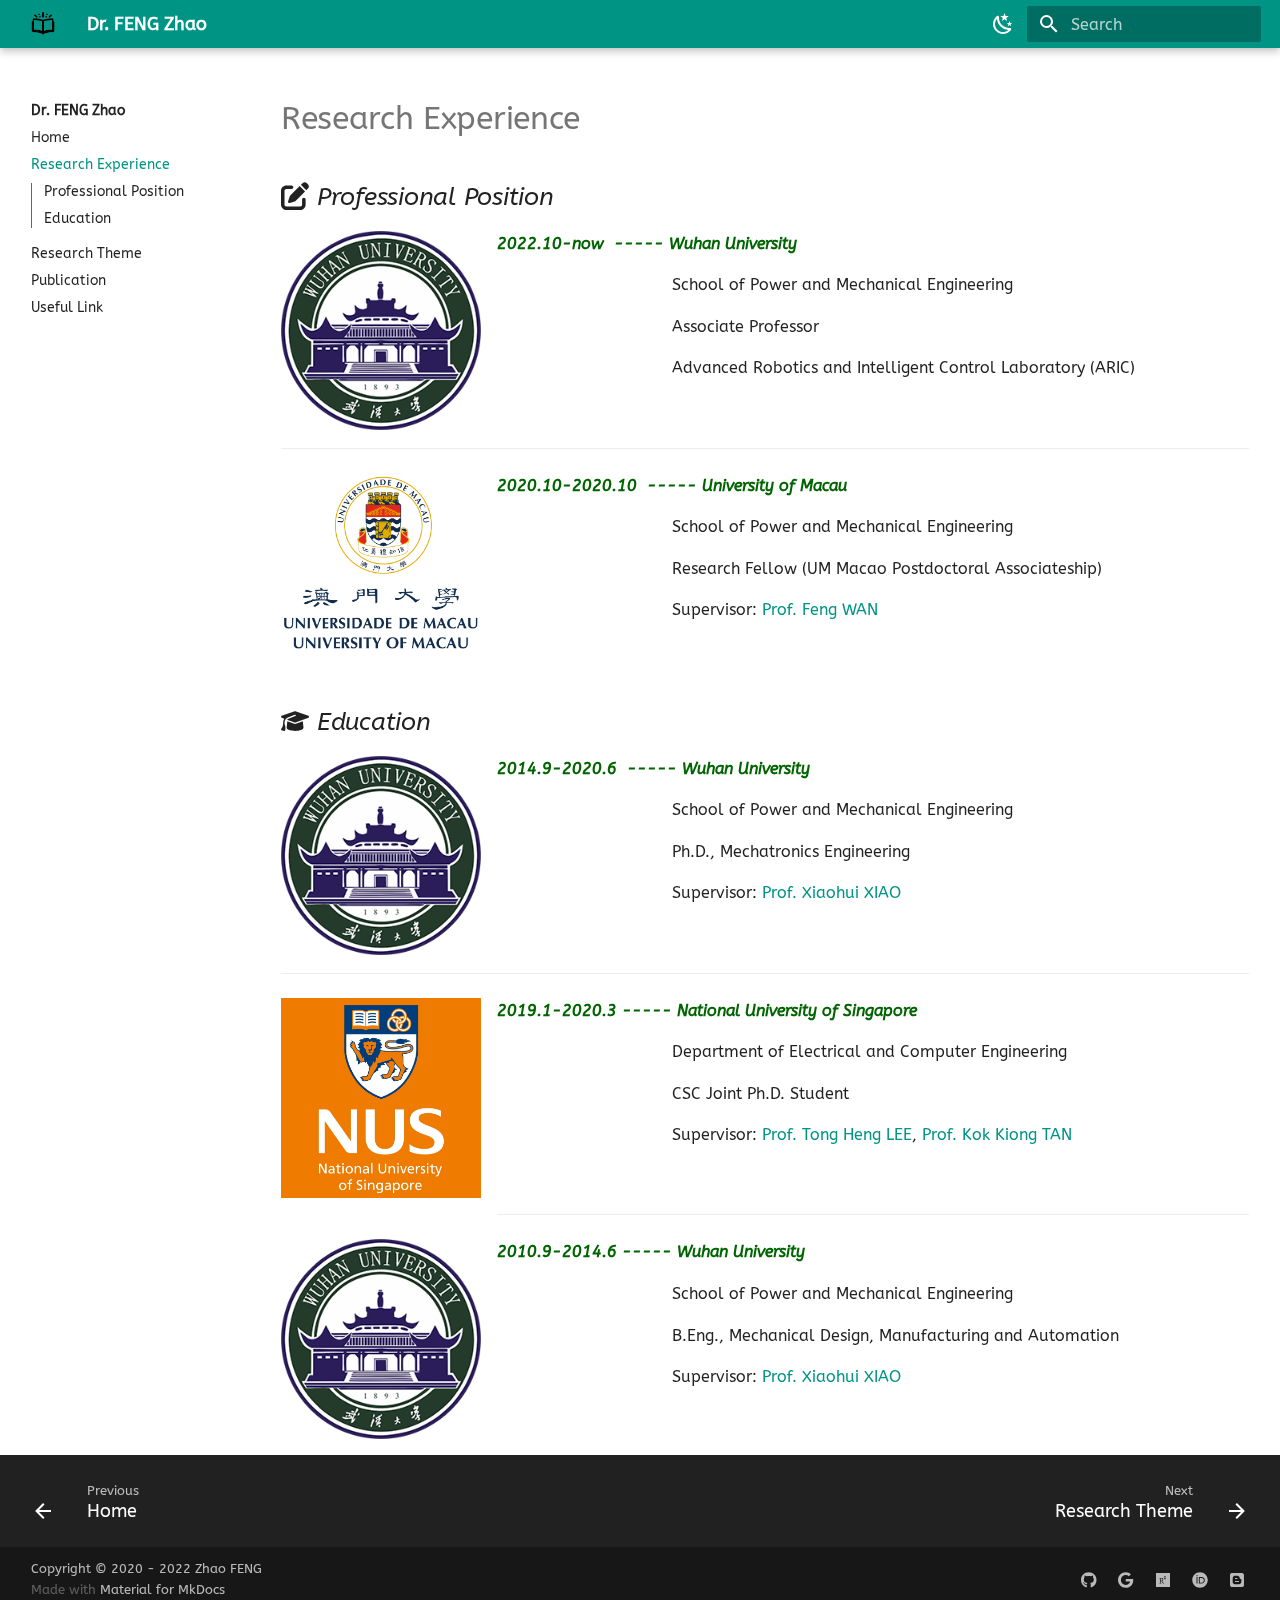
<file: education/index.html>
<!DOCTYPE html>

<html class="no-js" lang="en">
<head>
<meta charset="utf-8"/>
<meta content="width=device-width,initial-scale=1" name="viewport"/>
<link href="../assets/images/favicon.png" rel="icon"/>
<meta content="mkdocs-1.4.0, mkdocs-material-8.5.5" name="generator"/>
<title>Research Experience - Dr. FENG Zhao</title>
<link href="../assets/stylesheets/main.80dcb947.min.css" rel="stylesheet"/>
<link href="../assets/stylesheets/palette.cbb835fc.min.css" rel="stylesheet"/>
<link crossorigin="" href="https://fonts.gstatic.com" rel="preconnect"/>
<link href="https://fonts.googleapis.com/css?family=ABeeZee:300,300i,400,400i,700,700i%7CRoboto+Mono:400,400i,700,700i&amp;display=fallback" rel="stylesheet"/>
<style>:root{--md-text-font:"ABeeZee";--md-code-font:"Roboto Mono"}</style>
<link href="../stylesheets/extra.css" rel="stylesheet"/>
<script>__md_scope=new URL("..",location),__md_hash=e=>[...e].reduce((e,_)=>(e<<5)-e+_.charCodeAt(0),0),__md_get=(e,_=localStorage,t=__md_scope)=>JSON.parse(_.getItem(t.pathname+"."+e)),__md_set=(e,_,t=localStorage,a=__md_scope)=>{try{t.setItem(a.pathname+"."+e,JSON.stringify(_))}catch(e){}}</script>
<link href="../assets/stylesheets/glightbox.min.css" rel="stylesheet"/><style>
            html.glightbox-open { overflow: initial; height: 100%; }
            .gdesc-inner { font-size: 0.75rem; }
            .gslide-title { margin-top: 0px; user-select: text; }
            .gslide-desc { color: #666; user-select: text; }
            .gslide-image img { background: white; }
            
                .gscrollbar-fixer { padding-right: 15px; }
                </style><script src="../assets/javascripts/glightbox.min.js"></script></head>
<body data-md-color-accent="" data-md-color-primary="teal" data-md-color-scheme="default" dir="ltr">
<script>var palette=__md_get("__palette");if(palette&&"object"==typeof palette.color)for(var key of Object.keys(palette.color))document.body.setAttribute("data-md-color-"+key,palette.color[key])</script>
<input autocomplete="off" class="md-toggle" data-md-toggle="drawer" id="__drawer" type="checkbox"/>
<input autocomplete="off" class="md-toggle" data-md-toggle="search" id="__search" type="checkbox"/>
<label class="md-overlay" for="__drawer"></label>
<div data-md-component="skip">
<a class="md-skip" href="#professional-position">
          Skip to content
        </a>
</div>
<div data-md-component="announce">
</div>
<header class="md-header md-header--lifted" data-md-component="header">
<nav aria-label="Header" class="md-header__inner md-grid">
<a aria-label="Dr. FENG Zhao" class="md-header__button md-logo" data-md-component="logo" href=".." title="Dr. FENG Zhao">
<img alt="logo" src="../assets/icons8-storytelling-90.png"/>
</a>
<label class="md-header__button md-icon" for="__drawer">
<svg viewbox="0 0 24 24" xmlns="http://www.w3.org/2000/svg"><path d="M3 6h18v2H3V6m0 5h18v2H3v-2m0 5h18v2H3v-2Z"></path></svg>
</label>
<div class="md-header__title" data-md-component="header-title">
<div class="md-header__ellipsis">
<div class="md-header__topic">
<span class="md-ellipsis">
            Dr. FENG Zhao
          </span>
</div>
<div class="md-header__topic" data-md-component="header-topic">
<span class="md-ellipsis">
            
              Research Experience
            
          </span>
</div>
</div>
</div>
<form class="md-header__option" data-md-component="palette">
<input aria-label="Switch to dark mode" class="md-option" data-md-color-accent="" data-md-color-media="" data-md-color-primary="teal" data-md-color-scheme="default" id="__palette_1" name="__palette" type="radio"/>
<label class="md-header__button md-icon" for="__palette_2" hidden="" title="Switch to dark mode">
<svg viewbox="0 0 24 24" xmlns="http://www.w3.org/2000/svg"><path d="m17.75 4.09-2.53 1.94.91 3.06-2.63-1.81-2.63 1.81.91-3.06-2.53-1.94L12.44 4l1.06-3 1.06 3 3.19.09m3.5 6.91-1.64 1.25.59 1.98-1.7-1.17-1.7 1.17.59-1.98L15.75 11l2.06-.05L18.5 9l.69 1.95 2.06.05m-2.28 4.95c.83-.08 1.72 1.1 1.19 1.85-.32.45-.66.87-1.08 1.27C15.17 23 8.84 23 4.94 19.07c-3.91-3.9-3.91-10.24 0-14.14.4-.4.82-.76 1.27-1.08.75-.53 1.93.36 1.85 1.19-.27 2.86.69 5.83 2.89 8.02a9.96 9.96 0 0 0 8.02 2.89m-1.64 2.02a12.08 12.08 0 0 1-7.8-3.47c-2.17-2.19-3.33-5-3.49-7.82-2.81 3.14-2.7 7.96.31 10.98 3.02 3.01 7.84 3.12 10.98.31Z"></path></svg>
</label>
<input aria-label="Switch to light mode" class="md-option" data-md-color-accent="" data-md-color-media="" data-md-color-primary="blue-grey" data-md-color-scheme="slate" id="__palette_2" name="__palette" type="radio"/>
<label class="md-header__button md-icon" for="__palette_1" hidden="" title="Switch to light mode">
<svg viewbox="0 0 24 24" xmlns="http://www.w3.org/2000/svg"><path d="M12 7a5 5 0 0 1 5 5 5 5 0 0 1-5 5 5 5 0 0 1-5-5 5 5 0 0 1 5-5m0 2a3 3 0 0 0-3 3 3 3 0 0 0 3 3 3 3 0 0 0 3-3 3 3 0 0 0-3-3m0-7 2.39 3.42C13.65 5.15 12.84 5 12 5c-.84 0-1.65.15-2.39.42L12 2M3.34 7l4.16-.35A7.2 7.2 0 0 0 5.94 8.5c-.44.74-.69 1.5-.83 2.29L3.34 7m.02 10 1.76-3.77a7.131 7.131 0 0 0 2.38 4.14L3.36 17M20.65 7l-1.77 3.79a7.023 7.023 0 0 0-2.38-4.15l4.15.36m-.01 10-4.14.36c.59-.51 1.12-1.14 1.54-1.86.42-.73.69-1.5.83-2.29L20.64 17M12 22l-2.41-3.44c.74.27 1.55.44 2.41.44.82 0 1.63-.17 2.37-.44L12 22Z"></path></svg>
</label>
</form>
<label class="md-header__button md-icon" for="__search">
<svg viewbox="0 0 24 24" xmlns="http://www.w3.org/2000/svg"><path d="M9.5 3A6.5 6.5 0 0 1 16 9.5c0 1.61-.59 3.09-1.56 4.23l.27.27h.79l5 5-1.5 1.5-5-5v-.79l-.27-.27A6.516 6.516 0 0 1 9.5 16 6.5 6.5 0 0 1 3 9.5 6.5 6.5 0 0 1 9.5 3m0 2C7 5 5 7 5 9.5S7 14 9.5 14 14 12 14 9.5 12 5 9.5 5Z"></path></svg>
</label>
<div class="md-search" data-md-component="search" role="dialog">
<label class="md-search__overlay" for="__search"></label>
<div class="md-search__inner" role="search">
<form class="md-search__form" name="search">
<input aria-label="Search" autocapitalize="off" autocomplete="off" autocorrect="off" class="md-search__input" data-md-component="search-query" name="query" placeholder="Search" required="" spellcheck="false" type="text"/>
<label class="md-search__icon md-icon" for="__search">
<svg viewbox="0 0 24 24" xmlns="http://www.w3.org/2000/svg"><path d="M9.5 3A6.5 6.5 0 0 1 16 9.5c0 1.61-.59 3.09-1.56 4.23l.27.27h.79l5 5-1.5 1.5-5-5v-.79l-.27-.27A6.516 6.516 0 0 1 9.5 16 6.5 6.5 0 0 1 3 9.5 6.5 6.5 0 0 1 9.5 3m0 2C7 5 5 7 5 9.5S7 14 9.5 14 14 12 14 9.5 12 5 9.5 5Z"></path></svg>
<svg viewbox="0 0 24 24" xmlns="http://www.w3.org/2000/svg"><path d="M20 11v2H8l5.5 5.5-1.42 1.42L4.16 12l7.92-7.92L13.5 5.5 8 11h12Z"></path></svg>
</label>
<nav aria-label="Search" class="md-search__options">
<button aria-label="Clear" class="md-search__icon md-icon" tabindex="-1" title="Clear" type="reset">
<svg viewbox="0 0 24 24" xmlns="http://www.w3.org/2000/svg"><path d="M19 6.41 17.59 5 12 10.59 6.41 5 5 6.41 10.59 12 5 17.59 6.41 19 12 13.41 17.59 19 19 17.59 13.41 12 19 6.41Z"></path></svg>
</button>
</nav>
<div class="md-search__suggest" data-md-component="search-suggest"></div>
</form>
<div class="md-search__output">
<div class="md-search__scrollwrap" data-md-scrollfix="">
<div class="md-search-result" data-md-component="search-result">
<div class="md-search-result__meta">
            Initializing search
          </div>
<ol class="md-search-result__list"></ol>
</div>
</div>
</div>
</div>
</div>
</nav>
</header>
<div class="md-container" data-md-component="container">
<main class="md-main" data-md-component="main">
<div class="md-main__inner md-grid">
<div class="md-sidebar md-sidebar--primary" data-md-component="sidebar" data-md-type="navigation">
<div class="md-sidebar__scrollwrap">
<div class="md-sidebar__inner">
<nav aria-label="Navigation" class="md-nav md-nav--primary md-nav--integrated" data-md-level="0">
<label class="md-nav__title" for="__drawer">
<a aria-label="Dr. FENG Zhao" class="md-nav__button md-logo" data-md-component="logo" href=".." title="Dr. FENG Zhao">
<img alt="logo" src="../assets/icons8-storytelling-90.png"/>
</a>
    Dr. FENG Zhao
  </label>
<ul class="md-nav__list" data-md-scrollfix="">
<li class="md-nav__item">
<a class="md-nav__link" href="../home/">
        Home
      </a>
</li>
<li class="md-nav__item md-nav__item--active">
<input class="md-nav__toggle md-toggle" data-md-toggle="toc" id="__toc" type="checkbox"/>
<label class="md-nav__link md-nav__link--active" for="__toc">
          Research Experience
          <span class="md-nav__icon md-icon"></span>
</label>
<a class="md-nav__link md-nav__link--active" href="./">
        Research Experience
      </a>
<nav aria-label="Table of contents" class="md-nav md-nav--secondary">
<label class="md-nav__title" for="__toc">
<span class="md-nav__icon md-icon"></span>
      Table of contents
    </label>
<ul class="md-nav__list" data-md-component="toc" data-md-scrollfix="">
<li class="md-nav__item">
<a class="md-nav__link" href="#professional-position">
     Professional Position
  </a>
</li>
<li class="md-nav__item">
<a class="md-nav__link" href="#education">
     Education
  </a>
</li>
</ul>
</nav>
</li>
<li class="md-nav__item">
<a class="md-nav__link" href="../research/">
        Research Theme
      </a>
</li>
<li class="md-nav__item">
<a class="md-nav__link" href="../publication/">
        Publication
      </a>
</li>
<li class="md-nav__item">
<a class="md-nav__link" href="../link/">
        Useful Link
      </a>
</li>
</ul>
</nav>
</div>
</div>
</div>
<div class="md-content" data-md-component="content">
<article class="md-content__inner md-typeset">
<h1>Research Experience</h1>
<h2 id="professional-position"><span class="twemoji"><svg viewbox="0 0 512 512" xmlns="http://www.w3.org/2000/svg"><!--! Font Awesome Free 6.2.0 by @fontawesome - https://fontawesome.com License - https://fontawesome.com/license/free (Icons: CC BY 4.0, Fonts: SIL OFL 1.1, Code: MIT License) Copyright 2022 Fonticons, Inc.--><path d="M471.6 21.7c-21.9-21.9-57.3-21.9-79.2 0l-30.1 30 97.9 97.9 30.1-30.1c21.9-21.9 21.9-57.3 0-79.2l-18.7-18.6zm-299.2 220c-6.1 6.1-10.8 13.6-13.5 21.9l-29.6 88.8c-2.9 8.6-.6 18.1 5.8 24.6s15.9 8.7 24.6 5.8l88.8-29.6c8.2-2.8 15.7-7.4 21.9-13.5l167.3-167.4-98-98-167.3 167.4zM96 64c-53 0-96 43-96 96v256c0 53 43 96 96 96h256c53 0 96-43 96-96v-96c0-17.7-14.3-32-32-32s-32 14.3-32 32v96c0 17.7-14.3 32-32 32H96c-17.7 0-32-14.3-32-32V160c0-17.7 14.3-32 32-32h96c17.7 0 32-14.3 32-32s-14.3-32-32-32H96z"></path></svg></span> <em>Professional Position</em></h2>
<div class="result">
<p><a class="glightbox" data-desc-position="bottom" data-description="" data-height="auto" data-title="" data-width="100%" href="../img/WHU.png"><img align="left" alt="Image title" src="../img/WHU.png" width="200"/></a></p>
<p><strong><font color="\#006400"> <em>2022.10-now  -----  Wuhan University</em> </font></strong> </p>
<p>                                   School of Power and Mechanical Engineering</p>
<p>                                   Associate Professor</p>
<p>                                   Advanced Robotics and Intelligent Control Laboratory (ARIC)</p>
</div>
<p><br/></p>
<hr/>
<div class="result">
<p><a class="glightbox" data-desc-position="bottom" data-description="" data-height="auto" data-title="" data-width="100%" href="../img/UM-Logo_V-Black.png"><img align="left" alt="Image title" src="../img/UM-Logo_V-Black.png" width="200"/></a></p>
<p><strong><font color="\#006400"> <em>2020.10-2020.10  -----  University of Macau</em> </font></strong> </p>
<p>                                   School of Power and Mechanical Engineering</p>
<p>                                   Research Fellow (UM Macao Postdoctoral Associateship)</p>
<p>                                   Supervisor: <a href="https://www.fst.um.edu.mo/people/fwan/">Prof. Feng WAN</a></p>
</div>
<p><br/></p>
<h2 id="education"><span class="twemoji"><svg viewbox="0 0 640 512" xmlns="http://www.w3.org/2000/svg"><!--! Font Awesome Free 6.2.0 by @fontawesome - https://fontawesome.com License - https://fontawesome.com/license/free (Icons: CC BY 4.0, Fonts: SIL OFL 1.1, Code: MIT License) Copyright 2022 Fonticons, Inc.--><path d="M320 32c-8.1 0-16.1 1.4-23.7 4.1L15.8 137.4C6.3 140.9 0 149.9 0 160s6.3 19.1 15.8 22.6l57.9 20.9C57.3 229.3 48 259.8 48 291.9V320c0 28.4-10.8 57.7-22.3 80.8-6.5 13-13.9 25.8-22.5 37.6-3.2 4.3-4.1 9.9-2.3 15s6 8.9 11.2 10.2l64 16c4.2 1.1 8.7.3 12.4-2s6.3-6.1 7.1-10.4c8.6-42.8 4.3-81.2-2.1-108.7-3.2-14.2-7.5-28.7-13.5-42v-24.6c0-30.2 10.2-58.7 27.9-81.5 12.9-15.5 29.6-28 49.2-35.7l157-61.7c8.2-3.2 17.5.8 20.7 9s-.8 17.5-9 20.7l-157 61.7c-12.4 4.9-23.3 12.4-32.2 21.6l159.6 57.6c7.6 2.7 15.6 4.1 23.7 4.1s16.1-1.4 23.7-4.1l280.6-101c9.5-3.4 15.8-12.5 15.8-22.6s-6.3-19.1-15.8-22.6L343.7 36.1c-7.6-2.7-15.6-4.1-23.7-4.1zM128 408c0 35.3 86 72 192 72s192-36.7 192-72l-15.3-145.4L354.5 314c-11.1 4-22.8 6-34.5 6s-23.5-2-34.5-6l-142.2-51.4L128 408z"></path></svg></span> <em>Education</em></h2>
<p><a class="glightbox" data-desc-position="bottom" data-description="" data-height="auto" data-title="" data-width="100%" href="../img/WHU.png"><img align="left" alt="Image title" src="../img/WHU.png" width="200"/></a></p>
<p><strong><font color="\#006400"> <em>2014.9-2020.6  -----  Wuhan University</em> </font></strong> </p>
<p>                                   School of Power and Mechanical Engineering</p>
<p>                                   Ph.D., Mechatronics Engineering</p>
<p>                                   Supervisor: <a href="http://pmc.whu.edu.cn/info/1017/13524.htm">Prof. Xiaohui XIAO</a></p>
<p><br/></p>
<hr/>
<p><a class="glightbox" data-desc-position="bottom" data-description="" data-height="auto" data-title="" data-width="100%" href="../img/nus2.jpg"><img align="left" alt="Image title" src="../img/nus2.jpg" width="200"/></a></p>
<p><strong><font color="\#006400"> <em>2019.1-2020.3  -----  National University of Singapore</em> </font></strong> </p>
<p>                                   Department of Electrical and Computer Engineering</p>
<p>                                   CSC Joint Ph.D. Student</p>
<p>                                   Supervisor:  <a href="https://www.eng.nus.edu.sg/ece/staff/lee-tong-heng/">Prof. Tong Heng LEE</a>, <a href="https://online.ece.nus.edu.sg/staff/web.asp?id=eletankk">Prof. Kok Kiong TAN</a></p>
<p><br/></p>
<hr/>
<p><a class="glightbox" data-desc-position="bottom" data-description="" data-height="auto" data-title="" data-width="100%" href="../img/WHU.png"><img align="left" alt="Image title" src="../img/WHU.png" width="200"/></a></p>
<p><strong><font color="\#006400"> <em>2010.9-2014.6  -----  Wuhan University</em> </font></strong> </p>
<p>                                   School of Power and Mechanical Engineering</p>
<p>                                   B.Eng., Mechanical Design, Manufacturing and Automation</p>
<p>                                   Supervisor: <a href="http://pmc.whu.edu.cn/info/1017/13524.htm">Prof. Xiaohui XIAO</a></p>
<p><br/></p>
</article>
</div>
</div>
<a class="md-top md-icon" data-md-component="top" hidden="" href="#">
<svg viewbox="0 0 24 24" xmlns="http://www.w3.org/2000/svg"><path d="M13 20h-2V8l-5.5 5.5-1.42-1.42L12 4.16l7.92 7.92-1.42 1.42L13 8v12Z"></path></svg>
            Back to top
          </a>
</main>
<footer class="md-footer">
<nav aria-label="Footer" class="md-footer__inner md-grid">
<a aria-label="Previous: Home" class="md-footer__link md-footer__link--prev" href="../home/" rel="prev">
<div class="md-footer__button md-icon">
<svg viewbox="0 0 24 24" xmlns="http://www.w3.org/2000/svg"><path d="M20 11v2H8l5.5 5.5-1.42 1.42L4.16 12l7.92-7.92L13.5 5.5 8 11h12Z"></path></svg>
</div>
<div class="md-footer__title">
<div class="md-ellipsis">
<span class="md-footer__direction">
                Previous
              </span>
              Home
            </div>
</div>
</a>
<a aria-label="Next: Research Theme" class="md-footer__link md-footer__link--next" href="../research/" rel="next">
<div class="md-footer__title">
<div class="md-ellipsis">
<span class="md-footer__direction">
                Next
              </span>
              Research Theme
            </div>
</div>
<div class="md-footer__button md-icon">
<svg viewbox="0 0 24 24" xmlns="http://www.w3.org/2000/svg"><path d="M4 11v2h12l-5.5 5.5 1.42 1.42L19.84 12l-7.92-7.92L10.5 5.5 16 11H4Z"></path></svg>
</div>
</a>
</nav>
<div class="md-footer-meta md-typeset">
<div class="md-footer-meta__inner md-grid">
<div class="md-copyright">
<div class="md-copyright__highlight">
      Copyright © 2020 - 2022 Zhao FENG
    </div>
  
  
    Made with
    <a href="https://squidfunk.github.io/mkdocs-material/" rel="noopener" target="_blank">
      Material for MkDocs
    </a>
</div>
<div class="md-social">
<a class="md-social__link" href="https://mefengzhao.github.io/" rel="noopener" target="_blank" title="mefengzhao.github.io">
<svg viewbox="0 0 496 512" xmlns="http://www.w3.org/2000/svg"><!--! Font Awesome Free 6.2.0 by @fontawesome - https://fontawesome.com License - https://fontawesome.com/license/free (Icons: CC BY 4.0, Fonts: SIL OFL 1.1, Code: MIT License) Copyright 2022 Fonticons, Inc.--><path d="M165.9 397.4c0 2-2.3 3.6-5.2 3.6-3.3.3-5.6-1.3-5.6-3.6 0-2 2.3-3.6 5.2-3.6 3-.3 5.6 1.3 5.6 3.6zm-31.1-4.5c-.7 2 1.3 4.3 4.3 4.9 2.6 1 5.6 0 6.2-2s-1.3-4.3-4.3-5.2c-2.6-.7-5.5.3-6.2 2.3zm44.2-1.7c-2.9.7-4.9 2.6-4.6 4.9.3 2 2.9 3.3 5.9 2.6 2.9-.7 4.9-2.6 4.6-4.6-.3-1.9-3-3.2-5.9-2.9zM244.8 8C106.1 8 0 113.3 0 252c0 110.9 69.8 205.8 169.5 239.2 12.8 2.3 17.3-5.6 17.3-12.1 0-6.2-.3-40.4-.3-61.4 0 0-70 15-84.7-29.8 0 0-11.4-29.1-27.8-36.6 0 0-22.9-15.7 1.6-15.4 0 0 24.9 2 38.6 25.8 21.9 38.6 58.6 27.5 72.9 20.9 2.3-16 8.8-27.1 16-33.7-55.9-6.2-112.3-14.3-112.3-110.5 0-27.5 7.6-41.3 23.6-58.9-2.6-6.5-11.1-33.3 2.6-67.9 20.9-6.5 69 27 69 27 20-5.6 41.5-8.5 62.8-8.5s42.8 2.9 62.8 8.5c0 0 48.1-33.6 69-27 13.7 34.7 5.2 61.4 2.6 67.9 16 17.7 25.8 31.5 25.8 58.9 0 96.5-58.9 104.2-114.8 110.5 9.2 7.9 17 22.9 17 46.4 0 33.7-.3 75.4-.3 83.6 0 6.5 4.6 14.4 17.3 12.1C428.2 457.8 496 362.9 496 252 496 113.3 383.5 8 244.8 8zM97.2 352.9c-1.3 1-1 3.3.7 5.2 1.6 1.6 3.9 2.3 5.2 1 1.3-1 1-3.3-.7-5.2-1.6-1.6-3.9-2.3-5.2-1zm-10.8-8.1c-.7 1.3.3 2.9 2.3 3.9 1.6 1 3.6.7 4.3-.7.7-1.3-.3-2.9-2.3-3.9-2-.6-3.6-.3-4.3.7zm32.4 35.6c-1.6 1.3-1 4.3 1.3 6.2 2.3 2.3 5.2 2.6 6.5 1 1.3-1.3.7-4.3-1.3-6.2-2.2-2.3-5.2-2.6-6.5-1zm-11.4-14.7c-1.6 1-1.6 3.6 0 5.9 1.6 2.3 4.3 3.3 5.6 2.3 1.6-1.3 1.6-3.9 0-6.2-1.4-2.3-4-3.3-5.6-2z"></path></svg>
</a>
<a class="md-social__link" href="https://scholar.google.com.hk/citations?hl=zh-CN&amp;user=dXkBZJAAAAAJ&amp;view_op=list_works&amp;sortby=pubdate" rel="noopener" target="_blank" title="scholar.google.com.hk">
<svg viewbox="0 0 488 512" xmlns="http://www.w3.org/2000/svg"><!--! Font Awesome Free 6.2.0 by @fontawesome - https://fontawesome.com License - https://fontawesome.com/license/free (Icons: CC BY 4.0, Fonts: SIL OFL 1.1, Code: MIT License) Copyright 2022 Fonticons, Inc.--><path d="M488 261.8C488 403.3 391.1 504 248 504 110.8 504 0 393.2 0 256S110.8 8 248 8c66.8 0 123 24.5 166.3 64.9l-67.5 64.9C258.5 52.6 94.3 116.6 94.3 256c0 86.5 69.1 156.6 153.7 156.6 98.2 0 135-70.4 140.8-106.9H248v-85.3h236.1c2.3 12.7 3.9 24.9 3.9 41.4z"></path></svg>
</a>
<a class="md-social__link" href="https://www.researchgate.net/profile/Zhao-Feng-3" rel="noopener" target="_blank" title="www.researchgate.net">
<svg viewbox="0 0 448 512" xmlns="http://www.w3.org/2000/svg"><!--! Font Awesome Free 6.2.0 by @fontawesome - https://fontawesome.com License - https://fontawesome.com/license/free (Icons: CC BY 4.0, Fonts: SIL OFL 1.1, Code: MIT License) Copyright 2022 Fonticons, Inc.--><path d="M0 32v448h448V32H0zm262.2 334.4c-6.6 3-33.2 6-50-14.2-9.2-10.6-25.3-33.3-42.2-63.6-8.9 0-14.7 0-21.4-.6v46.4c0 23.5 6 21.2 25.8 23.9v8.1c-6.9-.3-23.1-.8-35.6-.8-13.1 0-26.1.6-33.6.8v-8.1c15.5-2.9 22-1.3 22-23.9V225c0-22.6-6.4-21-22-23.9V193c25.8 1 53.1-.6 70.9-.6 31.7 0 55.9 14.4 55.9 45.6 0 21.1-16.7 42.2-39.2 47.5 13.6 24.2 30 45.6 42.2 58.9 7.2 7.8 17.2 14.7 27.2 14.7v7.3zm22.9-135c-23.3 0-32.2-15.7-32.2-32.2V167c0-12.2 8.8-30.4 34-30.4s30.4 17.9 30.4 17.9l-10.7 7.2s-5.5-12.5-19.7-12.5c-7.9 0-19.7 7.3-19.7 19.7v26.8c0 13.4 6.6 23.3 17.9 23.3 14.1 0 21.5-10.9 21.5-26.8h-17.9v-10.7h30.4c0 20.5 4.7 49.9-34 49.9zm-116.5 44.7c-9.4 0-13.6-.3-20-.8v-69.7c6.4-.6 15-.6 22.5-.6 23.3 0 37.2 12.2 37.2 34.5 0 21.9-15 36.6-39.7 36.6z"></path></svg>
</a>
<a class="md-social__link" href="https://orcid.org/0000-0001-7213-9413" rel="noopener" target="_blank" title="orcid.org">
<svg viewbox="0 0 512 512" xmlns="http://www.w3.org/2000/svg"><!--! Font Awesome Free 6.2.0 by @fontawesome - https://fontawesome.com License - https://fontawesome.com/license/free (Icons: CC BY 4.0, Fonts: SIL OFL 1.1, Code: MIT License) Copyright 2022 Fonticons, Inc.--><path d="M294.75 188.19h-45.92V342h47.47c67.62 0 83.12-51.34 83.12-76.91 0-41.64-26.54-76.9-84.67-76.9zM256 8C119 8 8 119 8 256s111 248 248 248 248-111 248-248S393 8 256 8zm-80.79 360.76h-29.84v-207.5h29.84zm-14.92-231.14a19.57 19.57 0 1 1 19.57-19.57 19.64 19.64 0 0 1-19.57 19.57zM300 369h-81V161.26h80.6c76.73 0 110.44 54.83 110.44 103.85C410 318.39 368.38 369 300 369z"></path></svg>
</a>
<a class="md-social__link" href="https://me-fengzhao.github.io/" rel="noopener" target="_blank" title="me-fengzhao.github.io">
<svg viewbox="0 0 448 512" xmlns="http://www.w3.org/2000/svg"><!--! Font Awesome Free 6.2.0 by @fontawesome - https://fontawesome.com License - https://fontawesome.com/license/free (Icons: CC BY 4.0, Fonts: SIL OFL 1.1, Code: MIT License) Copyright 2022 Fonticons, Inc.--><path d="M162.4 196c4.8-4.9 6.2-5.1 36.4-5.1 27.2 0 28.1.1 32.1 2.1 5.8 2.9 8.3 7 8.3 13.6 0 5.9-2.4 10-7.6 13.4-2.8 1.8-4.5 1.9-31.1 2.1-16.4.1-29.5-.2-31.5-.8-10.3-2.9-14.1-17.7-6.6-25.3zm61.4 94.5c-53.9 0-55.8.2-60.2 4.1-3.5 3.1-5.7 9.4-5.1 13.9.7 4.7 4.8 10.1 9.2 12 2.2 1 14.1 1.7 56.3 1.2l47.9-.6 9.2-1.5c9-5.1 10.5-17.4 3.1-24.4-5.3-4.7-5-4.7-60.4-4.7zm223.4 130.1c-3.5 28.4-23 50.4-51.1 57.5-7.2 1.8-9.7 1.9-172.9 1.8-157.8 0-165.9-.1-172-1.8-8.4-2.2-15.6-5.5-22.3-10-5.6-3.8-13.9-11.8-17-16.4-3.8-5.6-8.2-15.3-10-22C.1 423 0 420.3 0 256.3 0 93.2 0 89.7 1.8 82.6 8.1 57.9 27.7 39 53 33.4c7.3-1.6 332.1-1.9 340-.3 21.2 4.3 37.9 17.1 47.6 36.4 7.7 15.3 7-1.5 7.3 180.6.2 115.8 0 164.5-.7 170.5zm-85.4-185.2c-1.1-5-4.2-9.6-7.7-11.5-1.1-.6-8-1.3-15.5-1.7-12.4-.6-13.8-.8-17.8-3.1-6.2-3.6-7.9-7.6-8-18.3 0-20.4-8.5-39.4-25.3-56.5-12-12.2-25.3-20.5-40.6-25.1-3.6-1.1-11.8-1.5-39.2-1.8-42.9-.5-52.5.4-67.1 6.2-27 10.7-46.3 33.4-53.4 62.4-1.3 5.4-1.6 14.2-1.9 64.3-.4 62.8 0 72.1 4 84.5 9.7 30.7 37.1 53.4 64.6 58.4 9.2 1.7 122.2 2.1 133.7.5 20.1-2.7 35.9-10.8 50.7-25.9 10.7-10.9 17.4-22.8 21.8-38.5 3.2-10.9 2.9-88.4 1.7-93.9z"></path></svg>
</a>
</div>
</div>
</div>
</footer>
</div>
<div class="md-dialog" data-md-component="dialog">
<div class="md-dialog__inner md-typeset"></div>
</div>
<script id="__config" type="application/json">{"base": "..", "features": ["navigation.instant", "navigation.tabs.sticky", "navigation.sections", "navigation.expand", "toc.follow", "toc.integrate", "navigation.top", "search.suggest", "search.highlight"], "search": "../assets/javascripts/workers/search.5bf1dace.min.js", "translations": {"clipboard.copied": "Copied to clipboard", "clipboard.copy": "Copy to clipboard", "search.config.lang": "en", "search.config.pipeline": "trimmer, stopWordFilter", "search.config.separator": "[\\s\\-]+", "search.placeholder": "Search", "search.result.more.one": "1 more on this page", "search.result.more.other": "# more on this page", "search.result.none": "No matching documents", "search.result.one": "1 matching document", "search.result.other": "# matching documents", "search.result.placeholder": "Type to start searching", "search.result.term.missing": "Missing", "select.version.title": "Select version"}}</script>
<script src="../assets/javascripts/bundle.078830c0.min.js"></script>
<script>document$.subscribe(() => {const lightbox = GLightbox({"touchNavigation": true, "loop": false, "zoomable": true, "draggable": true, "openEffect": "zoom", "closeEffect": "zoom"});})</script></body>
</html>
</file>
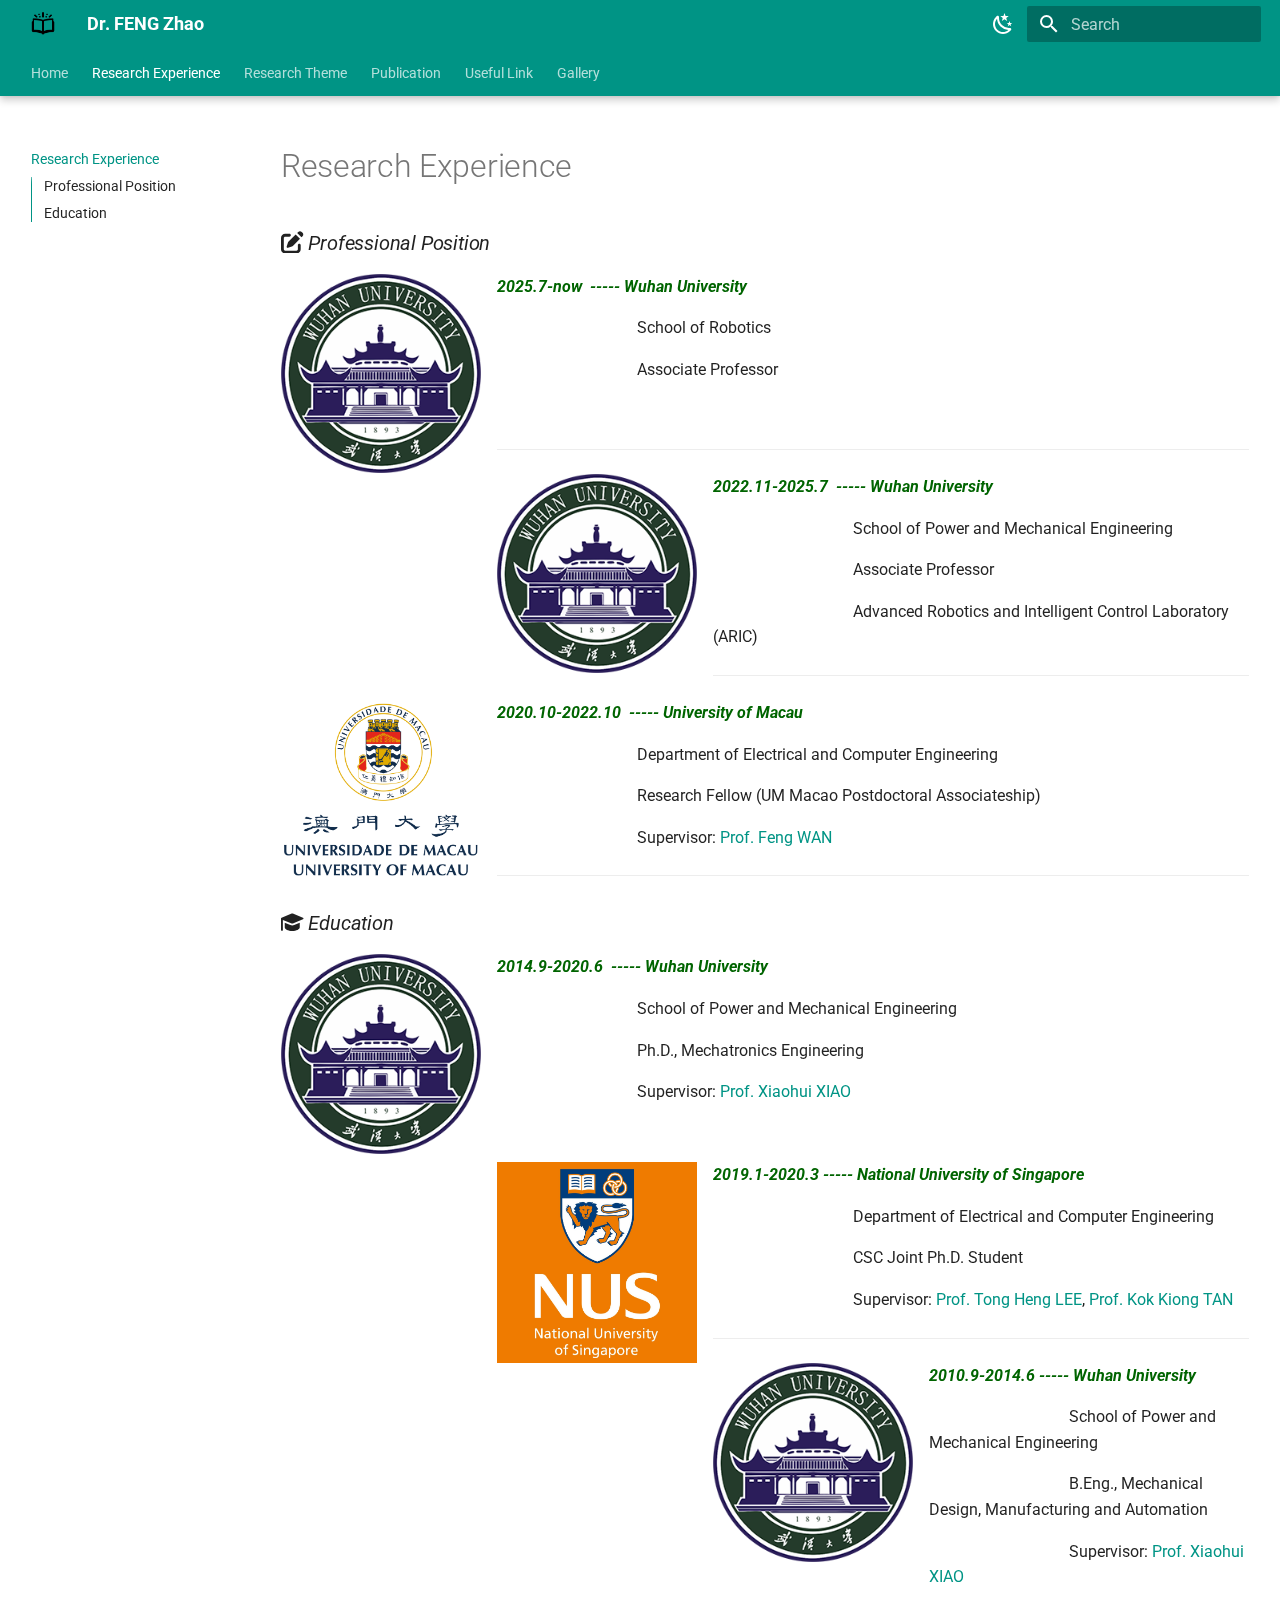
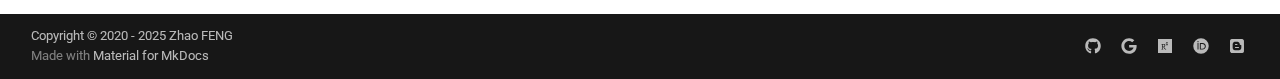
<file: education2/index.html>
<!doctype html>
<html lang="en" class="no-js">
  <head>
    
      <meta charset="utf-8">
      <meta name="viewport" content="width=device-width,initial-scale=1">
      
      
      
      
        <link rel="prev" href="../home/">
      
      
        <link rel="next" href="../research2/">
      
      
      <link rel="icon" href="../assets/images/favicon.png">
      <meta name="generator" content="mkdocs-1.6.1, mkdocs-material-9.6.16">
    
    
      
        <title>Research Experience - Dr. FENG Zhao</title>
      
    
    
      <link rel="stylesheet" href="../assets/stylesheets/main.7e37652d.min.css">
      
        
        <link rel="stylesheet" href="../assets/stylesheets/palette.06af60db.min.css">
      
      


    
    
      
    
    
      
        
        
        <link rel="preconnect" href="https://fonts.gstatic.com" crossorigin>
        <link rel="stylesheet" href="https://fonts.googleapis.com/css?family=Roboto:300,300i,400,400i,700,700i%7CRoboto+Mono:400,400i,700,700i&display=fallback">
        <style>:root{--md-text-font:"Roboto";--md-code-font:"Roboto Mono"}</style>
      
    
    
      <link rel="stylesheet" href="../stylesheets/extra.css">
    
    <script>__md_scope=new URL("..",location),__md_hash=e=>[...e].reduce(((e,_)=>(e<<5)-e+_.charCodeAt(0)),0),__md_get=(e,_=localStorage,t=__md_scope)=>JSON.parse(_.getItem(t.pathname+"."+e)),__md_set=(e,_,t=localStorage,a=__md_scope)=>{try{t.setItem(a.pathname+"."+e,JSON.stringify(_))}catch(e){}}</script>
    
      

    
    
    
  </head>
  
  
    
    
      
    
    
    
    
    <body dir="ltr" data-md-color-scheme="default" data-md-color-primary="teal" data-md-color-accent="indigo">
  
    
    <input class="md-toggle" data-md-toggle="drawer" type="checkbox" id="__drawer" autocomplete="off">
    <input class="md-toggle" data-md-toggle="search" type="checkbox" id="__search" autocomplete="off">
    <label class="md-overlay" for="__drawer"></label>
    <div data-md-component="skip">
      
        
        <a href="#professional-position" class="md-skip">
          Skip to content
        </a>
      
    </div>
    <div data-md-component="announce">
      
    </div>
    
    
      

  

<header class="md-header md-header--shadow md-header--lifted" data-md-component="header">
  <nav class="md-header__inner md-grid" aria-label="Header">
    <a href=".." title="Dr. FENG Zhao" class="md-header__button md-logo" aria-label="Dr. FENG Zhao" data-md-component="logo">
      
  <img src="../assets/icons8-storytelling-90.png" alt="logo">

    </a>
    <label class="md-header__button md-icon" for="__drawer">
      
      <svg xmlns="http://www.w3.org/2000/svg" viewBox="0 0 24 24"><path d="M3 6h18v2H3zm0 5h18v2H3zm0 5h18v2H3z"/></svg>
    </label>
    <div class="md-header__title" data-md-component="header-title">
      <div class="md-header__ellipsis">
        <div class="md-header__topic">
          <span class="md-ellipsis">
            Dr. FENG Zhao
          </span>
        </div>
        <div class="md-header__topic" data-md-component="header-topic">
          <span class="md-ellipsis">
            
              Research Experience
            
          </span>
        </div>
      </div>
    </div>
    
      
        <form class="md-header__option" data-md-component="palette">
  
    
    
    
    <input class="md-option" data-md-color-media="" data-md-color-scheme="default" data-md-color-primary="teal" data-md-color-accent="indigo"  aria-label="Switch to dark mode"  type="radio" name="__palette" id="__palette_0">
    
      <label class="md-header__button md-icon" title="Switch to dark mode" for="__palette_1" hidden>
        <svg xmlns="http://www.w3.org/2000/svg" viewBox="0 0 24 24"><path d="m17.75 4.09-2.53 1.94.91 3.06-2.63-1.81-2.63 1.81.91-3.06-2.53-1.94L12.44 4l1.06-3 1.06 3zm3.5 6.91-1.64 1.25.59 1.98-1.7-1.17-1.7 1.17.59-1.98L15.75 11l2.06-.05L18.5 9l.69 1.95zm-2.28 4.95c.83-.08 1.72 1.1 1.19 1.85-.32.45-.66.87-1.08 1.27C15.17 23 8.84 23 4.94 19.07c-3.91-3.9-3.91-10.24 0-14.14.4-.4.82-.76 1.27-1.08.75-.53 1.93.36 1.85 1.19-.27 2.86.69 5.83 2.89 8.02a9.96 9.96 0 0 0 8.02 2.89m-1.64 2.02a12.08 12.08 0 0 1-7.8-3.47c-2.17-2.19-3.33-5-3.49-7.82-2.81 3.14-2.7 7.96.31 10.98 3.02 3.01 7.84 3.12 10.98.31"/></svg>
      </label>
    
  
    
    
    
    <input class="md-option" data-md-color-media="" data-md-color-scheme="slate" data-md-color-primary="blue-grey" data-md-color-accent="indigo"  aria-label="Switch to light mode"  type="radio" name="__palette" id="__palette_1">
    
      <label class="md-header__button md-icon" title="Switch to light mode" for="__palette_0" hidden>
        <svg xmlns="http://www.w3.org/2000/svg" viewBox="0 0 24 24"><path d="M12 7a5 5 0 0 1 5 5 5 5 0 0 1-5 5 5 5 0 0 1-5-5 5 5 0 0 1 5-5m0 2a3 3 0 0 0-3 3 3 3 0 0 0 3 3 3 3 0 0 0 3-3 3 3 0 0 0-3-3m0-7 2.39 3.42C13.65 5.15 12.84 5 12 5s-1.65.15-2.39.42zM3.34 7l4.16-.35A7.2 7.2 0 0 0 5.94 8.5c-.44.74-.69 1.5-.83 2.29zm.02 10 1.76-3.77a7.131 7.131 0 0 0 2.38 4.14zM20.65 7l-1.77 3.79a7.02 7.02 0 0 0-2.38-4.15zm-.01 10-4.14.36c.59-.51 1.12-1.14 1.54-1.86.42-.73.69-1.5.83-2.29zM12 22l-2.41-3.44c.74.27 1.55.44 2.41.44.82 0 1.63-.17 2.37-.44z"/></svg>
      </label>
    
  
</form>
      
    
    
      <script>var palette=__md_get("__palette");if(palette&&palette.color){if("(prefers-color-scheme)"===palette.color.media){var media=matchMedia("(prefers-color-scheme: light)"),input=document.querySelector(media.matches?"[data-md-color-media='(prefers-color-scheme: light)']":"[data-md-color-media='(prefers-color-scheme: dark)']");palette.color.media=input.getAttribute("data-md-color-media"),palette.color.scheme=input.getAttribute("data-md-color-scheme"),palette.color.primary=input.getAttribute("data-md-color-primary"),palette.color.accent=input.getAttribute("data-md-color-accent")}for(var[key,value]of Object.entries(palette.color))document.body.setAttribute("data-md-color-"+key,value)}</script>
    
    
    
      
      
        <label class="md-header__button md-icon" for="__search">
          
          <svg xmlns="http://www.w3.org/2000/svg" viewBox="0 0 24 24"><path d="M9.5 3A6.5 6.5 0 0 1 16 9.5c0 1.61-.59 3.09-1.56 4.23l.27.27h.79l5 5-1.5 1.5-5-5v-.79l-.27-.27A6.52 6.52 0 0 1 9.5 16 6.5 6.5 0 0 1 3 9.5 6.5 6.5 0 0 1 9.5 3m0 2C7 5 5 7 5 9.5S7 14 9.5 14 14 12 14 9.5 12 5 9.5 5"/></svg>
        </label>
        <div class="md-search" data-md-component="search" role="dialog">
  <label class="md-search__overlay" for="__search"></label>
  <div class="md-search__inner" role="search">
    <form class="md-search__form" name="search">
      <input type="text" class="md-search__input" name="query" aria-label="Search" placeholder="Search" autocapitalize="off" autocorrect="off" autocomplete="off" spellcheck="false" data-md-component="search-query" required>
      <label class="md-search__icon md-icon" for="__search">
        
        <svg xmlns="http://www.w3.org/2000/svg" viewBox="0 0 24 24"><path d="M9.5 3A6.5 6.5 0 0 1 16 9.5c0 1.61-.59 3.09-1.56 4.23l.27.27h.79l5 5-1.5 1.5-5-5v-.79l-.27-.27A6.52 6.52 0 0 1 9.5 16 6.5 6.5 0 0 1 3 9.5 6.5 6.5 0 0 1 9.5 3m0 2C7 5 5 7 5 9.5S7 14 9.5 14 14 12 14 9.5 12 5 9.5 5"/></svg>
        
        <svg xmlns="http://www.w3.org/2000/svg" viewBox="0 0 24 24"><path d="M20 11v2H8l5.5 5.5-1.42 1.42L4.16 12l7.92-7.92L13.5 5.5 8 11z"/></svg>
      </label>
      <nav class="md-search__options" aria-label="Search">
        
        <button type="reset" class="md-search__icon md-icon" title="Clear" aria-label="Clear" tabindex="-1">
          
          <svg xmlns="http://www.w3.org/2000/svg" viewBox="0 0 24 24"><path d="M19 6.41 17.59 5 12 10.59 6.41 5 5 6.41 10.59 12 5 17.59 6.41 19 12 13.41 17.59 19 19 17.59 13.41 12z"/></svg>
        </button>
      </nav>
      
        <div class="md-search__suggest" data-md-component="search-suggest"></div>
      
    </form>
    <div class="md-search__output">
      <div class="md-search__scrollwrap" tabindex="0" data-md-scrollfix>
        <div class="md-search-result" data-md-component="search-result">
          <div class="md-search-result__meta">
            Initializing search
          </div>
          <ol class="md-search-result__list" role="presentation"></ol>
        </div>
      </div>
    </div>
  </div>
</div>
      
    
    
  </nav>
  
    
      
<nav class="md-tabs" aria-label="Tabs" data-md-component="tabs">
  <div class="md-grid">
    <ul class="md-tabs__list">
      
        
  
  
  
  
    <li class="md-tabs__item">
      <a href="../home/" class="md-tabs__link">
        
  
  
    
  
  Home

      </a>
    </li>
  

      
        
  
  
  
    
  
  
    <li class="md-tabs__item md-tabs__item--active">
      <a href="./" class="md-tabs__link">
        
  
  
    
  
  Research Experience

      </a>
    </li>
  

      
        
  
  
  
  
    <li class="md-tabs__item">
      <a href="../research2/" class="md-tabs__link">
        
  
  
    
  
  Research Theme

      </a>
    </li>
  

      
        
  
  
  
  
    <li class="md-tabs__item">
      <a href="../publication2/" class="md-tabs__link">
        
  
  
    
  
  Publication

      </a>
    </li>
  

      
        
  
  
  
  
    <li class="md-tabs__item">
      <a href="../link/" class="md-tabs__link">
        
  
  
    
  
  Useful Link

      </a>
    </li>
  

      
        
  
  
  
  
    <li class="md-tabs__item">
      <a href="../gallery/" class="md-tabs__link">
        
  
  
    
  
  Gallery

      </a>
    </li>
  

      
    </ul>
  </div>
</nav>
    
  
</header>
    
    <div class="md-container" data-md-component="container">
      
      
        
      
      <main class="md-main" data-md-component="main">
        <div class="md-main__inner md-grid">
          
            
              
              <div class="md-sidebar md-sidebar--primary" data-md-component="sidebar" data-md-type="navigation" >
                <div class="md-sidebar__scrollwrap">
                  <div class="md-sidebar__inner">
                    


  


  

<nav class="md-nav md-nav--primary md-nav--lifted md-nav--integrated" aria-label="Navigation" data-md-level="0">
  <label class="md-nav__title" for="__drawer">
    <a href=".." title="Dr. FENG Zhao" class="md-nav__button md-logo" aria-label="Dr. FENG Zhao" data-md-component="logo">
      
  <img src="../assets/icons8-storytelling-90.png" alt="logo">

    </a>
    Dr. FENG Zhao
  </label>
  
  <ul class="md-nav__list" data-md-scrollfix>
    
      
      
  
  
  
  
    <li class="md-nav__item">
      <a href="../home/" class="md-nav__link">
        
  
  
  <span class="md-ellipsis">
    Home
    
  </span>
  

      </a>
    </li>
  

    
      
      
  
  
    
  
  
  
    <li class="md-nav__item md-nav__item--active">
      
      <input class="md-nav__toggle md-toggle" type="checkbox" id="__toc">
      
      
      
        <label class="md-nav__link md-nav__link--active" for="__toc">
          
  
  
  <span class="md-ellipsis">
    Research Experience
    
  </span>
  

          <span class="md-nav__icon md-icon"></span>
        </label>
      
      <a href="./" class="md-nav__link md-nav__link--active">
        
  
  
  <span class="md-ellipsis">
    Research Experience
    
  </span>
  

      </a>
      
        

<nav class="md-nav md-nav--secondary" aria-label="Table of contents">
  
  
  
  
    <label class="md-nav__title" for="__toc">
      <span class="md-nav__icon md-icon"></span>
      Table of contents
    </label>
    <ul class="md-nav__list" data-md-component="toc" data-md-scrollfix>
      
        <li class="md-nav__item">
  <a href="#professional-position" class="md-nav__link">
    <span class="md-ellipsis">
      Professional Position
    </span>
  </a>
  
</li>
      
        <li class="md-nav__item">
  <a href="#education" class="md-nav__link">
    <span class="md-ellipsis">
      Education
    </span>
  </a>
  
</li>
      
    </ul>
  
</nav>
      
    </li>
  

    
      
      
  
  
  
  
    <li class="md-nav__item">
      <a href="../research2/" class="md-nav__link">
        
  
  
  <span class="md-ellipsis">
    Research Theme
    
  </span>
  

      </a>
    </li>
  

    
      
      
  
  
  
  
    <li class="md-nav__item">
      <a href="../publication2/" class="md-nav__link">
        
  
  
  <span class="md-ellipsis">
    Publication
    
  </span>
  

      </a>
    </li>
  

    
      
      
  
  
  
  
    <li class="md-nav__item">
      <a href="../link/" class="md-nav__link">
        
  
  
  <span class="md-ellipsis">
    Useful Link
    
  </span>
  

      </a>
    </li>
  

    
      
      
  
  
  
  
    <li class="md-nav__item">
      <a href="../gallery/" class="md-nav__link">
        
  
  
  <span class="md-ellipsis">
    Gallery
    
  </span>
  

      </a>
    </li>
  

    
  </ul>
</nav>
                  </div>
                </div>
              </div>
            
            
          
          
            <div class="md-content" data-md-component="content">
              <article class="md-content__inner md-typeset">
                
                  



  <h1>Research Experience</h1>

<h3 id="professional-position"><span class="twemoji"><svg xmlns="http://www.w3.org/2000/svg" viewBox="0 0 512 512"><!--! Font Awesome Free 7.0.0 by @fontawesome - https://fontawesome.com License - https://fontawesome.com/license/free (Icons: CC BY 4.0, Fonts: SIL OFL 1.1, Code: MIT License) Copyright 2025 Fonticons, Inc.--><path fill="currentColor" d="M471.6 21.7c-21.9-21.9-57.3-21.9-79.2 0L368 46.1l97.9 97.9 24.4-24.4c21.9-21.9 21.9-57.3 0-79.2zm-299.2 220c-6.1 6.1-10.8 13.6-13.5 21.9l-29.6 88.8c-2.9 8.6-.6 18.1 5.8 24.6s15.9 8.7 24.6 5.8l88.8-29.6c8.2-2.7 15.7-7.4 21.9-13.5L432 177.9 334.1 80zM96 64c-53 0-96 43-96 96v256c0 53 43 96 96 96h256c53 0 96-43 96-96v-96c0-17.7-14.3-32-32-32s-32 14.3-32 32v96c0 17.7-14.3 32-32 32H96c-17.7 0-32-14.3-32-32V160c0-17.7 14.3-32 32-32h96c17.7 0 32-14.3 32-32s-14.3-32-32-32z"/></svg></span> <em>Professional Position</em></h3>
<p><img align="left" alt="Image title" src="../img/WHU.png" width="200" /></p>
<p><strong><font color=\#006400>  <em>2025.7-now  -----  Wuhan University</em> </font></strong> </p>
<p>&nbsp;&nbsp;&nbsp;&nbsp;&nbsp;&nbsp;&nbsp;&nbsp;&nbsp;&nbsp;&nbsp;&nbsp;&nbsp;&nbsp;&nbsp;&nbsp;&nbsp;&nbsp;&nbsp;&nbsp;&nbsp;&nbsp;&nbsp;&nbsp;&nbsp;&nbsp;&nbsp;&nbsp;&nbsp;&nbsp;&nbsp;&nbsp;&nbsp;&nbsp;&nbsp;School of Robotics</p>
<p>&nbsp;&nbsp;&nbsp;&nbsp;&nbsp;&nbsp;&nbsp;&nbsp;&nbsp;&nbsp;&nbsp;&nbsp;&nbsp;&nbsp;&nbsp;&nbsp;&nbsp;&nbsp;&nbsp;&nbsp;&nbsp;&nbsp;&nbsp;&nbsp;&nbsp;&nbsp;&nbsp;&nbsp;&nbsp;&nbsp;&nbsp;&nbsp;&nbsp;&nbsp;&nbsp;Associate Professor</p>
<p>&nbsp;&nbsp;&nbsp;&nbsp;&nbsp;&nbsp;&nbsp;&nbsp;&nbsp;&nbsp;&nbsp;&nbsp;&nbsp;&nbsp;&nbsp;&nbsp;&nbsp;&nbsp;&nbsp;&nbsp;&nbsp;&nbsp;&nbsp;&nbsp;&nbsp;&nbsp;&nbsp;&nbsp;&nbsp;&nbsp;&nbsp;&nbsp;</p>
<hr />
<p><img align="left" alt="Image title" src="../img/WHU.png" width="200" /></p>
<p><strong><font color=\#006400>  <em>2022.11-2025.7  -----  Wuhan University</em> </font></strong> </p>
<p>&nbsp;&nbsp;&nbsp;&nbsp;&nbsp;&nbsp;&nbsp;&nbsp;&nbsp;&nbsp;&nbsp;&nbsp;&nbsp;&nbsp;&nbsp;&nbsp;&nbsp;&nbsp;&nbsp;&nbsp;&nbsp;&nbsp;&nbsp;&nbsp;&nbsp;&nbsp;&nbsp;&nbsp;&nbsp;&nbsp;&nbsp;&nbsp;&nbsp;&nbsp;&nbsp;School of Power and Mechanical Engineering</p>
<p>&nbsp;&nbsp;&nbsp;&nbsp;&nbsp;&nbsp;&nbsp;&nbsp;&nbsp;&nbsp;&nbsp;&nbsp;&nbsp;&nbsp;&nbsp;&nbsp;&nbsp;&nbsp;&nbsp;&nbsp;&nbsp;&nbsp;&nbsp;&nbsp;&nbsp;&nbsp;&nbsp;&nbsp;&nbsp;&nbsp;&nbsp;&nbsp;&nbsp;&nbsp;&nbsp;Associate Professor</p>
<p>&nbsp;&nbsp;&nbsp;&nbsp;&nbsp;&nbsp;&nbsp;&nbsp;&nbsp;&nbsp;&nbsp;&nbsp;&nbsp;&nbsp;&nbsp;&nbsp;&nbsp;&nbsp;&nbsp;&nbsp;&nbsp;&nbsp;&nbsp;&nbsp;&nbsp;&nbsp;&nbsp;&nbsp;&nbsp;&nbsp;&nbsp;&nbsp;&nbsp;&nbsp;&nbsp;Advanced Robotics and Intelligent Control Laboratory (ARIC)</p>
<hr />
<p><img align="left" alt="Image title" src="../img/UM-Logo_V-Black.png" width="200" /></p>
<p><strong><font color=\#006400>  <em>2020.10-2022.10  -----  University of Macau</em> </font></strong> </p>
<p>&nbsp;&nbsp;&nbsp;&nbsp;&nbsp;&nbsp;&nbsp;&nbsp;&nbsp;&nbsp;&nbsp;&nbsp;&nbsp;&nbsp;&nbsp;&nbsp;&nbsp;&nbsp;&nbsp;&nbsp;&nbsp;&nbsp;&nbsp;&nbsp;&nbsp;&nbsp;&nbsp;&nbsp;&nbsp;&nbsp;&nbsp;&nbsp;&nbsp;&nbsp;&nbsp;Department of Electrical and Computer Engineering</p>
<p>&nbsp;&nbsp;&nbsp;&nbsp;&nbsp;&nbsp;&nbsp;&nbsp;&nbsp;&nbsp;&nbsp;&nbsp;&nbsp;&nbsp;&nbsp;&nbsp;&nbsp;&nbsp;&nbsp;&nbsp;&nbsp;&nbsp;&nbsp;&nbsp;&nbsp;&nbsp;&nbsp;&nbsp;&nbsp;&nbsp;&nbsp;&nbsp;&nbsp;&nbsp;&nbsp;Research Fellow (UM Macao Postdoctoral Associateship)</p>
<p>&nbsp;&nbsp;&nbsp;&nbsp;&nbsp;&nbsp;&nbsp;&nbsp;&nbsp;&nbsp;&nbsp;&nbsp;&nbsp;&nbsp;&nbsp;&nbsp;&nbsp;&nbsp;&nbsp;&nbsp;&nbsp;&nbsp;&nbsp;&nbsp;&nbsp;&nbsp;&nbsp;&nbsp;&nbsp;&nbsp;&nbsp;&nbsp;&nbsp;&nbsp;&nbsp;Supervisor: <a href="https://www.fst.um.edu.mo/people/fwan/">Prof. Feng WAN</a></p>
<hr />
<h3 id="education"><span class="twemoji"><svg xmlns="http://www.w3.org/2000/svg" viewBox="0 0 576 512"><!--! Font Awesome Free 7.0.0 by @fontawesome - https://fontawesome.com License - https://fontawesome.com/license/free (Icons: CC BY 4.0, Fonts: SIL OFL 1.1, Code: MIT License) Copyright 2025 Fonticons, Inc.--><path fill="currentColor" d="m48 195.8 209.2 86.1c9.8 4 20.2 6.1 30.8 6.1s21-2.1 30.8-6.1l242.4-99.8c9-3.7 14.8-12.4 14.8-22.1s-5.8-18.4-14.8-22.1L318.8 38.1c-9.8-4-20.2-6.1-30.8-6.1s-21 2.1-30.8 6.1L14.8 137.9C5.8 141.6 0 150.3 0 160v296c0 13.3 10.7 24 24 24s24-10.7 24-24zm48 71.7V384c0 53 86 96 192 96s192-43 192-96V267.4l-142.9 58.9c-15.6 6.4-32.2 9.7-49.1 9.7s-33.5-3.3-49.1-9.7L96 267.4z"/></svg></span> <em>Education</em></h3>
<p><img align="left" alt="Image title" src="../img/WHU.png" width="200" /></p>
<p><strong><font color=\#006400>  <em>2014.9-2020.6  -----  Wuhan University</em> </font></strong> </p>
<p>&nbsp;&nbsp;&nbsp;&nbsp;&nbsp;&nbsp;&nbsp;&nbsp;&nbsp;&nbsp;&nbsp;&nbsp;&nbsp;&nbsp;&nbsp;&nbsp;&nbsp;&nbsp;&nbsp;&nbsp;&nbsp;&nbsp;&nbsp;&nbsp;&nbsp;&nbsp;&nbsp;&nbsp;&nbsp;&nbsp;&nbsp;&nbsp;&nbsp;&nbsp;&nbsp;School of Power and Mechanical Engineering</p>
<p>&nbsp;&nbsp;&nbsp;&nbsp;&nbsp;&nbsp;&nbsp;&nbsp;&nbsp;&nbsp;&nbsp;&nbsp;&nbsp;&nbsp;&nbsp;&nbsp;&nbsp;&nbsp;&nbsp;&nbsp;&nbsp;&nbsp;&nbsp;&nbsp;&nbsp;&nbsp;&nbsp;&nbsp;&nbsp;&nbsp;&nbsp;&nbsp;&nbsp;&nbsp;&nbsp;Ph.D., Mechatronics Engineering</p>
<p>&nbsp;&nbsp;&nbsp;&nbsp;&nbsp;&nbsp;&nbsp;&nbsp;&nbsp;&nbsp;&nbsp;&nbsp;&nbsp;&nbsp;&nbsp;&nbsp;&nbsp;&nbsp;&nbsp;&nbsp;&nbsp;&nbsp;&nbsp;&nbsp;&nbsp;&nbsp;&nbsp;&nbsp;&nbsp;&nbsp;&nbsp;&nbsp;&nbsp;&nbsp;&nbsp;Supervisor: <a href="http://pmc.whu.edu.cn/info/1017/13524.htm">Prof. Xiaohui XIAO</a></p>
<p><br /></p>
<p><img align="left" alt="Image title" src="../img/nus2.jpg" width="200" /></p>
<p><strong><font color=\#006400>  <em>2019.1-2020.3  -----  National University of Singapore</em> </font></strong> </p>
<p>&nbsp;&nbsp;&nbsp;&nbsp;&nbsp;&nbsp;&nbsp;&nbsp;&nbsp;&nbsp;&nbsp;&nbsp;&nbsp;&nbsp;&nbsp;&nbsp;&nbsp;&nbsp;&nbsp;&nbsp;&nbsp;&nbsp;&nbsp;&nbsp;&nbsp;&nbsp;&nbsp;&nbsp;&nbsp;&nbsp;&nbsp;&nbsp;&nbsp;&nbsp;&nbsp;Department of Electrical and Computer Engineering</p>
<p>&nbsp;&nbsp;&nbsp;&nbsp;&nbsp;&nbsp;&nbsp;&nbsp;&nbsp;&nbsp;&nbsp;&nbsp;&nbsp;&nbsp;&nbsp;&nbsp;&nbsp;&nbsp;&nbsp;&nbsp;&nbsp;&nbsp;&nbsp;&nbsp;&nbsp;&nbsp;&nbsp;&nbsp;&nbsp;&nbsp;&nbsp;&nbsp;&nbsp;&nbsp;&nbsp;CSC Joint Ph.D. Student</p>
<p>&nbsp;&nbsp;&nbsp;&nbsp;&nbsp;&nbsp;&nbsp;&nbsp;&nbsp;&nbsp;&nbsp;&nbsp;&nbsp;&nbsp;&nbsp;&nbsp;&nbsp;&nbsp;&nbsp;&nbsp;&nbsp;&nbsp;&nbsp;&nbsp;&nbsp;&nbsp;&nbsp;&nbsp;&nbsp;&nbsp;&nbsp;&nbsp;&nbsp;&nbsp;&nbsp;Supervisor:  <a href="https://www.eng.nus.edu.sg/ece/staff/lee-tong-heng/">Prof. Tong Heng LEE</a>, <a href="https://online.ece.nus.edu.sg/staff/web.asp?id=eletankk">Prof. Kok Kiong TAN</a></p>
<hr />
<p><img align="left" alt="Image title" src="../img/WHU.png" width="200" /></p>
<p><strong><font color=\#006400>  <em>2010.9-2014.6  -----  Wuhan University</em> </font></strong> </p>
<p>&nbsp;&nbsp;&nbsp;&nbsp;&nbsp;&nbsp;&nbsp;&nbsp;&nbsp;&nbsp;&nbsp;&nbsp;&nbsp;&nbsp;&nbsp;&nbsp;&nbsp;&nbsp;&nbsp;&nbsp;&nbsp;&nbsp;&nbsp;&nbsp;&nbsp;&nbsp;&nbsp;&nbsp;&nbsp;&nbsp;&nbsp;&nbsp;&nbsp;&nbsp;&nbsp;School of Power and Mechanical Engineering</p>
<p>&nbsp;&nbsp;&nbsp;&nbsp;&nbsp;&nbsp;&nbsp;&nbsp;&nbsp;&nbsp;&nbsp;&nbsp;&nbsp;&nbsp;&nbsp;&nbsp;&nbsp;&nbsp;&nbsp;&nbsp;&nbsp;&nbsp;&nbsp;&nbsp;&nbsp;&nbsp;&nbsp;&nbsp;&nbsp;&nbsp;&nbsp;&nbsp;&nbsp;&nbsp;&nbsp;B.Eng., Mechanical Design, Manufacturing and Automation</p>
<p>&nbsp;&nbsp;&nbsp;&nbsp;&nbsp;&nbsp;&nbsp;&nbsp;&nbsp;&nbsp;&nbsp;&nbsp;&nbsp;&nbsp;&nbsp;&nbsp;&nbsp;&nbsp;&nbsp;&nbsp;&nbsp;&nbsp;&nbsp;&nbsp;&nbsp;&nbsp;&nbsp;&nbsp;&nbsp;&nbsp;&nbsp;&nbsp;&nbsp;&nbsp;&nbsp;Supervisor: <a href="http://pmc.whu.edu.cn/info/1017/13524.htm">Prof. Xiaohui XIAO</a></p>












                
              </article>
            </div>
          
          
<script>var target=document.getElementById(location.hash.slice(1));target&&target.name&&(target.checked=target.name.startsWith("__tabbed_"))</script>
        </div>
        
          <button type="button" class="md-top md-icon" data-md-component="top" hidden>
  
  <svg xmlns="http://www.w3.org/2000/svg" viewBox="0 0 24 24"><path d="M13 20h-2V8l-5.5 5.5-1.42-1.42L12 4.16l7.92 7.92-1.42 1.42L13 8z"/></svg>
  Back to top
</button>
        
      </main>
      
        <footer class="md-footer">
  
  <div class="md-footer-meta md-typeset">
    <div class="md-footer-meta__inner md-grid">
      <div class="md-copyright">
  
    <div class="md-copyright__highlight">
      Copyright &copy; 2020 - 2025 Zhao FENG
    </div>
  
  
    Made with
    <a href="https://squidfunk.github.io/mkdocs-material/" target="_blank" rel="noopener">
      Material for MkDocs
    </a>
  
</div>
      
        <div class="md-social">
  
    
    
    
    
      
      
    
    <a href="https://mefengzhao.github.io/" target="_blank" rel="noopener" title="mefengzhao.github.io" class="md-social__link">
      <svg xmlns="http://www.w3.org/2000/svg" viewBox="0 0 512 512"><!--! Font Awesome Free 7.0.0 by @fontawesome - https://fontawesome.com License - https://fontawesome.com/license/free (Icons: CC BY 4.0, Fonts: SIL OFL 1.1, Code: MIT License) Copyright 2025 Fonticons, Inc.--><path fill="currentColor" d="M173.9 397.4c0 2-2.3 3.6-5.2 3.6-3.3.3-5.6-1.3-5.6-3.6 0-2 2.3-3.6 5.2-3.6 3-.3 5.6 1.3 5.6 3.6m-31.1-4.5c-.7 2 1.3 4.3 4.3 4.9 2.6 1 5.6 0 6.2-2s-1.3-4.3-4.3-5.2c-2.6-.7-5.5.3-6.2 2.3m44.2-1.7c-2.9.7-4.9 2.6-4.6 4.9.3 2 2.9 3.3 5.9 2.6 2.9-.7 4.9-2.6 4.6-4.6-.3-1.9-3-3.2-5.9-2.9M252.8 8C114.1 8 8 113.3 8 252c0 110.9 69.8 205.8 169.5 239.2 12.8 2.3 17.3-5.6 17.3-12.1 0-6.2-.3-40.4-.3-61.4 0 0-70 15-84.7-29.8 0 0-11.4-29.1-27.8-36.6 0 0-22.9-15.7 1.6-15.4 0 0 24.9 2 38.6 25.8 21.9 38.6 58.6 27.5 72.9 20.9 2.3-16 8.8-27.1 16-33.7-55.9-6.2-112.3-14.3-112.3-110.5 0-27.5 7.6-41.3 23.6-58.9-2.6-6.5-11.1-33.3 2.6-67.9 20.9-6.5 69 27 69 27 20-5.6 41.5-8.5 62.8-8.5s42.8 2.9 62.8 8.5c0 0 48.1-33.6 69-27 13.7 34.7 5.2 61.4 2.6 67.9 16 17.7 25.8 31.5 25.8 58.9 0 96.5-58.9 104.2-114.8 110.5 9.2 7.9 17 22.9 17 46.4 0 33.7-.3 75.4-.3 83.6 0 6.5 4.6 14.4 17.3 12.1C436.2 457.8 504 362.9 504 252 504 113.3 391.5 8 252.8 8M105.2 352.9c-1.3 1-1 3.3.7 5.2 1.6 1.6 3.9 2.3 5.2 1 1.3-1 1-3.3-.7-5.2-1.6-1.6-3.9-2.3-5.2-1m-10.8-8.1c-.7 1.3.3 2.9 2.3 3.9 1.6 1 3.6.7 4.3-.7.7-1.3-.3-2.9-2.3-3.9-2-.6-3.6-.3-4.3.7m32.4 35.6c-1.6 1.3-1 4.3 1.3 6.2 2.3 2.3 5.2 2.6 6.5 1 1.3-1.3.7-4.3-1.3-6.2-2.2-2.3-5.2-2.6-6.5-1m-11.4-14.7c-1.6 1-1.6 3.6 0 5.9s4.3 3.3 5.6 2.3c1.6-1.3 1.6-3.9 0-6.2-1.4-2.3-4-3.3-5.6-2"/></svg>
    </a>
  
    
    
    
    
      
      
    
    <a href="https://scholar.google.com.hk/citations?hl=zh-CN&user=dXkBZJAAAAAJ&view_op=list_works&sortby=pubdate" target="_blank" rel="noopener" title="scholar.google.com.hk" class="md-social__link">
      <svg xmlns="http://www.w3.org/2000/svg" viewBox="0 0 512 512"><!--! Font Awesome Free 7.0.0 by @fontawesome - https://fontawesome.com License - https://fontawesome.com/license/free (Icons: CC BY 4.0, Fonts: SIL OFL 1.1, Code: MIT License) Copyright 2025 Fonticons, Inc.--><path fill="currentColor" d="M500 261.8C500 403.3 403.1 504 260 504 122.8 504 12 393.2 12 256S122.8 8 260 8c66.8 0 123 24.5 166.3 64.9l-67.5 64.9C270.5 52.6 106.3 116.6 106.3 256c0 86.5 69.1 156.6 153.7 156.6 98.2 0 135-70.4 140.8-106.9H260v-85.3h236.1c2.3 12.7 3.9 24.9 3.9 41.4"/></svg>
    </a>
  
    
    
    
    
      
      
    
    <a href="https://www.researchgate.net/profile/Zhao-Feng-3" target="_blank" rel="noopener" title="www.researchgate.net" class="md-social__link">
      <svg xmlns="http://www.w3.org/2000/svg" viewBox="0 0 448 512"><!--! Font Awesome Free 7.0.0 by @fontawesome - https://fontawesome.com License - https://fontawesome.com/license/free (Icons: CC BY 4.0, Fonts: SIL OFL 1.1, Code: MIT License) Copyright 2025 Fonticons, Inc.--><path fill="currentColor" d="M0 32v448h448V32zm262.2 334.4c-6.6 3-33.2 6-50-14.2-9.2-10.6-25.3-33.3-42.2-63.6-8.9 0-14.7 0-21.4-.6v46.4c0 23.5 6 21.2 25.8 23.9v8.1c-6.9-.3-23.1-.8-35.6-.8-13.1 0-26.1.6-33.6.8v-8.1c15.5-2.9 22-1.3 22-23.9V225c0-22.6-6.4-21-22-23.9V193c25.8 1 53.1-.6 70.9-.6 31.7 0 55.9 14.4 55.9 45.6 0 21.1-16.7 42.2-39.2 47.5 13.6 24.2 30 45.6 42.2 58.9 7.2 7.8 17.2 14.7 27.2 14.7zm22.9-135c-23.3 0-32.2-15.7-32.2-32.2V167c0-12.2 8.8-30.4 34-30.4s30.4 17.9 30.4 17.9l-10.7 7.2s-5.5-12.5-19.7-12.5c-7.9 0-19.7 7.3-19.7 19.7v26.8c0 13.4 6.6 23.3 17.9 23.3 14.1 0 21.5-10.9 21.5-26.8h-17.9v-10.7h30.4c0 20.5 4.7 49.9-34 49.9m-116.5 44.7c-9.4 0-13.6-.3-20-.8v-69.7c6.4-.6 15-.6 22.5-.6 23.3 0 37.2 12.2 37.2 34.5 0 21.9-15 36.6-39.7 36.6"/></svg>
    </a>
  
    
    
    
    
      
      
    
    <a href="https://orcid.org/0000-0001-7213-9413" target="_blank" rel="noopener" title="orcid.org" class="md-social__link">
      <svg xmlns="http://www.w3.org/2000/svg" viewBox="0 0 512 512"><!--! Font Awesome Free 7.0.0 by @fontawesome - https://fontawesome.com License - https://fontawesome.com/license/free (Icons: CC BY 4.0, Fonts: SIL OFL 1.1, Code: MIT License) Copyright 2025 Fonticons, Inc.--><path fill="currentColor" d="M294.7 188.2h-45.9V342h47.5c67.6 0 83.1-51.3 83.1-76.9 0-41.6-26.5-76.9-84.7-76.9M256 8a248 248 0 1 0 0 496 248 248 0 1 0 0-496m-80.8 360.8h-29.8V161.3h29.8zM160.3 98.5a19.6 19.6 0 1 1 0 39.2 19.6 19.6 0 1 1 0-39.2M300 369h-81V161.3h80.6c76.7 0 110.4 54.8 110.4 103.9 0 53.3-41.7 103.9-110 103.9z"/></svg>
    </a>
  
    
    
    
    
      
      
    
    <a href="https://me-fengzhao.github.io/" target="_blank" rel="noopener" title="me-fengzhao.github.io" class="md-social__link">
      <svg xmlns="http://www.w3.org/2000/svg" viewBox="0 0 448 512"><!--! Font Awesome Free 7.0.0 by @fontawesome - https://fontawesome.com License - https://fontawesome.com/license/free (Icons: CC BY 4.0, Fonts: SIL OFL 1.1, Code: MIT License) Copyright 2025 Fonticons, Inc.--><path fill="currentColor" d="M162.4 196c4.8-4.9 6.2-5.1 36.4-5.1 27.2 0 28.1.1 32.1 2.1 5.8 2.9 8.3 7 8.3 13.6 0 5.9-2.4 10-7.6 13.4-2.8 1.8-4.5 1.9-31.1 2.1-16.4.1-29.5-.2-31.5-.8-10.3-2.9-14.1-17.7-6.6-25.3m61.4 94.5c-53.9 0-55.8.2-60.2 4.1-3.5 3.1-5.7 9.4-5.1 13.9.7 4.7 4.8 10.1 9.2 12 2.2 1 14.1 1.7 56.3 1.2l47.9-.6 9.2-1.5c9-5.1 10.5-17.4 3.1-24.4-5.3-4.7-5-4.7-60.4-4.7m223.4 130.1c-3.5 28.4-23 50.4-51.1 57.5-7.2 1.8-9.7 1.9-172.9 1.8-157.8 0-165.9-.1-172-1.8-8.4-2.2-15.6-5.5-22.3-10-5.6-3.8-13.9-11.8-17-16.4-3.8-5.6-8.2-15.3-10-22S0 420.3 0 256.3C0 93.2 0 89.7 1.8 82.6 8.1 57.9 27.7 39 53 33.4c7.3-1.6 332.1-1.9 340-.3 21.2 4.3 37.9 17.1 47.6 36.4 7.7 15.3 7-1.5 7.3 180.6.2 115.8 0 164.5-.7 170.5m-85.4-185.2c-1.1-5-4.2-9.6-7.7-11.5-1.1-.6-8-1.3-15.5-1.7-12.4-.6-13.8-.8-17.8-3.1-6.2-3.6-7.9-7.6-8-18.3 0-20.4-8.5-39.4-25.3-56.5-12-12.2-25.3-20.5-40.6-25.1-3.6-1.1-11.8-1.5-39.2-1.8-42.9-.5-52.5.4-67.1 6.2-27 10.7-46.3 33.4-53.4 62.4-1.3 5.4-1.6 14.2-1.9 64.3-.4 62.8 0 72.1 4 84.5 9.7 30.7 37.1 53.4 64.6 58.4 9.2 1.7 122.2 2.1 133.7.5 20.1-2.7 35.9-10.8 50.7-25.9 10.7-10.9 17.4-22.8 21.8-38.5 3.2-10.9 2.9-88.4 1.7-93.9"/></svg>
    </a>
  
</div>
      
    </div>
  </div>
</footer>
      
    </div>
    <div class="md-dialog" data-md-component="dialog">
      <div class="md-dialog__inner md-typeset"></div>
    </div>
    
    
    
      
      <script id="__config" type="application/json">{"base": "..", "features": ["navigation.tabs", "navigation.tabs.sticky", "navigation.sections", "navigation.expand", "toc.follow", "toc.integrate", "navigation.top", "search.suggest", "search.highlight", "navigation.indexes"], "search": "../assets/javascripts/workers/search.d50fe291.min.js", "tags": null, "translations": {"clipboard.copied": "Copied to clipboard", "clipboard.copy": "Copy to clipboard", "search.result.more.one": "1 more on this page", "search.result.more.other": "# more on this page", "search.result.none": "No matching documents", "search.result.one": "1 matching document", "search.result.other": "# matching documents", "search.result.placeholder": "Type to start searching", "search.result.term.missing": "Missing", "select.version": "Select version"}, "version": null}</script>
    
    
      <script src="../assets/javascripts/bundle.50899def.min.js"></script>
      
    
  </body>
</html>
</file>
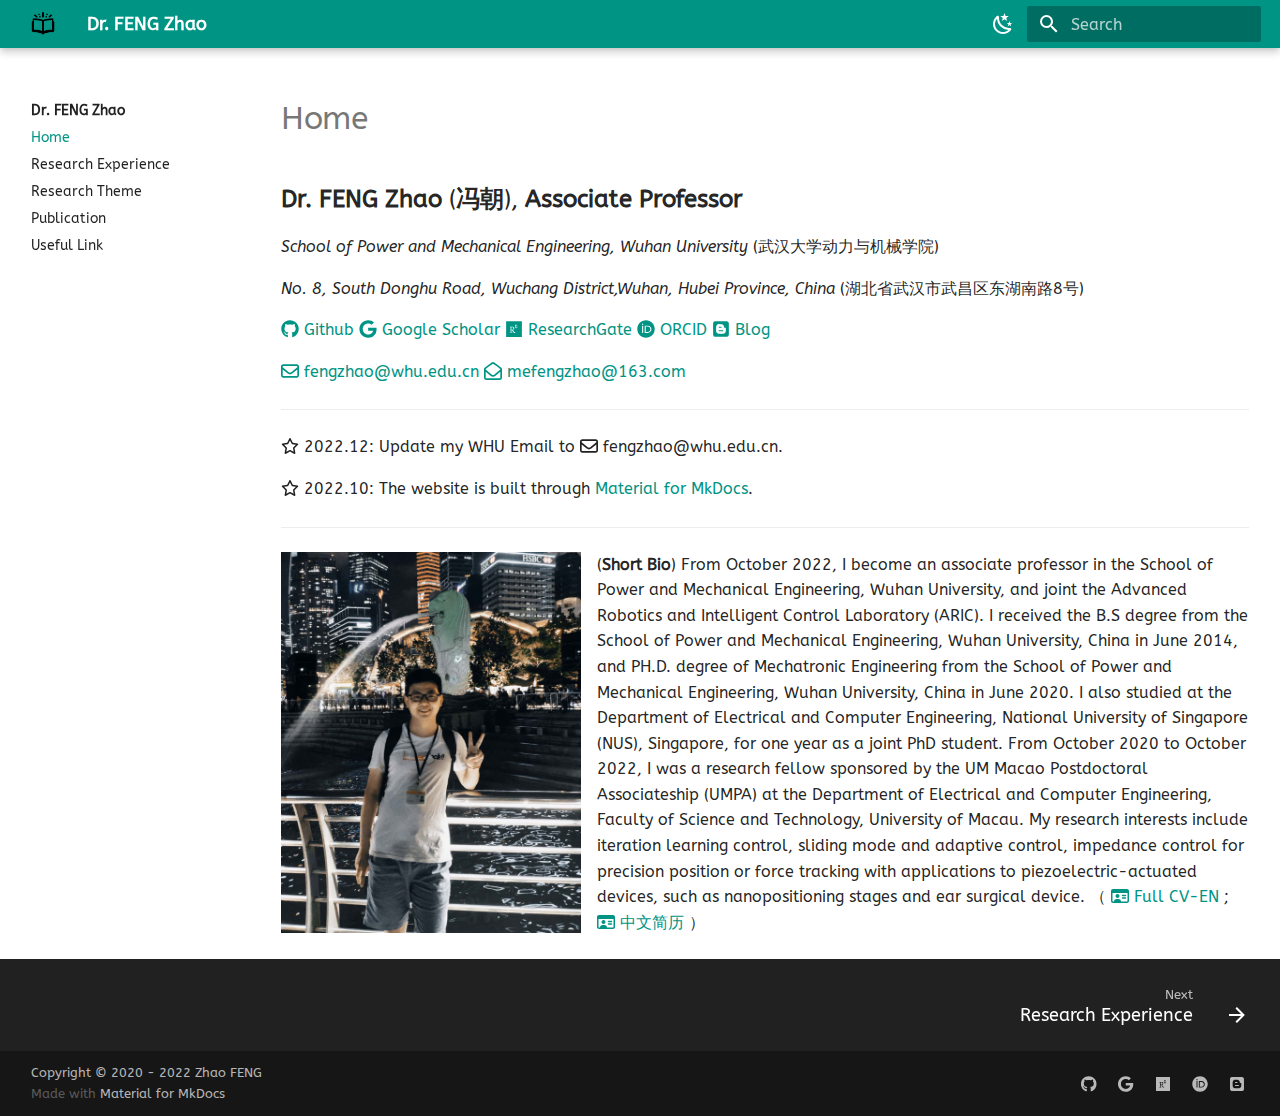
<file: home/index.html>
<!DOCTYPE html>

<html class="no-js" lang="en">
<head>
<meta charset="utf-8"/>
<meta content="width=device-width,initial-scale=1" name="viewport"/>
<link href="../assets/images/favicon.png" rel="icon"/>
<meta content="mkdocs-1.4.0, mkdocs-material-8.5.5" name="generator"/>
<title>Home - Dr. FENG Zhao</title>
<link href="../assets/stylesheets/main.80dcb947.min.css" rel="stylesheet"/>
<link href="../assets/stylesheets/palette.cbb835fc.min.css" rel="stylesheet"/>
<link crossorigin="" href="https://fonts.gstatic.com" rel="preconnect"/>
<link href="https://fonts.googleapis.com/css?family=ABeeZee:300,300i,400,400i,700,700i%7CRoboto+Mono:400,400i,700,700i&amp;display=fallback" rel="stylesheet"/>
<style>:root{--md-text-font:"ABeeZee";--md-code-font:"Roboto Mono"}</style>
<link href="../stylesheets/extra.css" rel="stylesheet"/>
<script>__md_scope=new URL("..",location),__md_hash=e=>[...e].reduce((e,_)=>(e<<5)-e+_.charCodeAt(0),0),__md_get=(e,_=localStorage,t=__md_scope)=>JSON.parse(_.getItem(t.pathname+"."+e)),__md_set=(e,_,t=localStorage,a=__md_scope)=>{try{t.setItem(a.pathname+"."+e,JSON.stringify(_))}catch(e){}}</script>
<link href="../assets/stylesheets/glightbox.min.css" rel="stylesheet"/><style>
            html.glightbox-open { overflow: initial; height: 100%; }
            .gdesc-inner { font-size: 0.75rem; }
            .gslide-title { margin-top: 0px; user-select: text; }
            .gslide-desc { color: #666; user-select: text; }
            .gslide-image img { background: white; }
            
                .gscrollbar-fixer { padding-right: 15px; }
                </style><script src="../assets/javascripts/glightbox.min.js"></script></head>
<body data-md-color-accent="" data-md-color-primary="teal" data-md-color-scheme="default" dir="ltr">
<script>var palette=__md_get("__palette");if(palette&&"object"==typeof palette.color)for(var key of Object.keys(palette.color))document.body.setAttribute("data-md-color-"+key,palette.color[key])</script>
<input autocomplete="off" class="md-toggle" data-md-toggle="drawer" id="__drawer" type="checkbox"/>
<input autocomplete="off" class="md-toggle" data-md-toggle="search" id="__search" type="checkbox"/>
<label class="md-overlay" for="__drawer"></label>
<div data-md-component="skip">
</div>
<div data-md-component="announce">
</div>
<header class="md-header md-header--lifted" data-md-component="header">
<nav aria-label="Header" class="md-header__inner md-grid">
<a aria-label="Dr. FENG Zhao" class="md-header__button md-logo" data-md-component="logo" href=".." title="Dr. FENG Zhao">
<img alt="logo" src="../assets/icons8-storytelling-90.png"/>
</a>
<label class="md-header__button md-icon" for="__drawer">
<svg viewbox="0 0 24 24" xmlns="http://www.w3.org/2000/svg"><path d="M3 6h18v2H3V6m0 5h18v2H3v-2m0 5h18v2H3v-2Z"></path></svg>
</label>
<div class="md-header__title" data-md-component="header-title">
<div class="md-header__ellipsis">
<div class="md-header__topic">
<span class="md-ellipsis">
            Dr. FENG Zhao
          </span>
</div>
<div class="md-header__topic" data-md-component="header-topic">
<span class="md-ellipsis">
            
              Home
            
          </span>
</div>
</div>
</div>
<form class="md-header__option" data-md-component="palette">
<input aria-label="Switch to dark mode" class="md-option" data-md-color-accent="" data-md-color-media="" data-md-color-primary="teal" data-md-color-scheme="default" id="__palette_1" name="__palette" type="radio"/>
<label class="md-header__button md-icon" for="__palette_2" hidden="" title="Switch to dark mode">
<svg viewbox="0 0 24 24" xmlns="http://www.w3.org/2000/svg"><path d="m17.75 4.09-2.53 1.94.91 3.06-2.63-1.81-2.63 1.81.91-3.06-2.53-1.94L12.44 4l1.06-3 1.06 3 3.19.09m3.5 6.91-1.64 1.25.59 1.98-1.7-1.17-1.7 1.17.59-1.98L15.75 11l2.06-.05L18.5 9l.69 1.95 2.06.05m-2.28 4.95c.83-.08 1.72 1.1 1.19 1.85-.32.45-.66.87-1.08 1.27C15.17 23 8.84 23 4.94 19.07c-3.91-3.9-3.91-10.24 0-14.14.4-.4.82-.76 1.27-1.08.75-.53 1.93.36 1.85 1.19-.27 2.86.69 5.83 2.89 8.02a9.96 9.96 0 0 0 8.02 2.89m-1.64 2.02a12.08 12.08 0 0 1-7.8-3.47c-2.17-2.19-3.33-5-3.49-7.82-2.81 3.14-2.7 7.96.31 10.98 3.02 3.01 7.84 3.12 10.98.31Z"></path></svg>
</label>
<input aria-label="Switch to light mode" class="md-option" data-md-color-accent="" data-md-color-media="" data-md-color-primary="blue-grey" data-md-color-scheme="slate" id="__palette_2" name="__palette" type="radio"/>
<label class="md-header__button md-icon" for="__palette_1" hidden="" title="Switch to light mode">
<svg viewbox="0 0 24 24" xmlns="http://www.w3.org/2000/svg"><path d="M12 7a5 5 0 0 1 5 5 5 5 0 0 1-5 5 5 5 0 0 1-5-5 5 5 0 0 1 5-5m0 2a3 3 0 0 0-3 3 3 3 0 0 0 3 3 3 3 0 0 0 3-3 3 3 0 0 0-3-3m0-7 2.39 3.42C13.65 5.15 12.84 5 12 5c-.84 0-1.65.15-2.39.42L12 2M3.34 7l4.16-.35A7.2 7.2 0 0 0 5.94 8.5c-.44.74-.69 1.5-.83 2.29L3.34 7m.02 10 1.76-3.77a7.131 7.131 0 0 0 2.38 4.14L3.36 17M20.65 7l-1.77 3.79a7.023 7.023 0 0 0-2.38-4.15l4.15.36m-.01 10-4.14.36c.59-.51 1.12-1.14 1.54-1.86.42-.73.69-1.5.83-2.29L20.64 17M12 22l-2.41-3.44c.74.27 1.55.44 2.41.44.82 0 1.63-.17 2.37-.44L12 22Z"></path></svg>
</label>
</form>
<label class="md-header__button md-icon" for="__search">
<svg viewbox="0 0 24 24" xmlns="http://www.w3.org/2000/svg"><path d="M9.5 3A6.5 6.5 0 0 1 16 9.5c0 1.61-.59 3.09-1.56 4.23l.27.27h.79l5 5-1.5 1.5-5-5v-.79l-.27-.27A6.516 6.516 0 0 1 9.5 16 6.5 6.5 0 0 1 3 9.5 6.5 6.5 0 0 1 9.5 3m0 2C7 5 5 7 5 9.5S7 14 9.5 14 14 12 14 9.5 12 5 9.5 5Z"></path></svg>
</label>
<div class="md-search" data-md-component="search" role="dialog">
<label class="md-search__overlay" for="__search"></label>
<div class="md-search__inner" role="search">
<form class="md-search__form" name="search">
<input aria-label="Search" autocapitalize="off" autocomplete="off" autocorrect="off" class="md-search__input" data-md-component="search-query" name="query" placeholder="Search" required="" spellcheck="false" type="text"/>
<label class="md-search__icon md-icon" for="__search">
<svg viewbox="0 0 24 24" xmlns="http://www.w3.org/2000/svg"><path d="M9.5 3A6.5 6.5 0 0 1 16 9.5c0 1.61-.59 3.09-1.56 4.23l.27.27h.79l5 5-1.5 1.5-5-5v-.79l-.27-.27A6.516 6.516 0 0 1 9.5 16 6.5 6.5 0 0 1 3 9.5 6.5 6.5 0 0 1 9.5 3m0 2C7 5 5 7 5 9.5S7 14 9.5 14 14 12 14 9.5 12 5 9.5 5Z"></path></svg>
<svg viewbox="0 0 24 24" xmlns="http://www.w3.org/2000/svg"><path d="M20 11v2H8l5.5 5.5-1.42 1.42L4.16 12l7.92-7.92L13.5 5.5 8 11h12Z"></path></svg>
</label>
<nav aria-label="Search" class="md-search__options">
<button aria-label="Clear" class="md-search__icon md-icon" tabindex="-1" title="Clear" type="reset">
<svg viewbox="0 0 24 24" xmlns="http://www.w3.org/2000/svg"><path d="M19 6.41 17.59 5 12 10.59 6.41 5 5 6.41 10.59 12 5 17.59 6.41 19 12 13.41 17.59 19 19 17.59 13.41 12 19 6.41Z"></path></svg>
</button>
</nav>
<div class="md-search__suggest" data-md-component="search-suggest"></div>
</form>
<div class="md-search__output">
<div class="md-search__scrollwrap" data-md-scrollfix="">
<div class="md-search-result" data-md-component="search-result">
<div class="md-search-result__meta">
            Initializing search
          </div>
<ol class="md-search-result__list"></ol>
</div>
</div>
</div>
</div>
</div>
</nav>
</header>
<div class="md-container" data-md-component="container">
<main class="md-main" data-md-component="main">
<div class="md-main__inner md-grid">
<div class="md-sidebar md-sidebar--primary" data-md-component="sidebar" data-md-type="navigation">
<div class="md-sidebar__scrollwrap">
<div class="md-sidebar__inner">
<nav aria-label="Navigation" class="md-nav md-nav--primary md-nav--integrated" data-md-level="0">
<label class="md-nav__title" for="__drawer">
<a aria-label="Dr. FENG Zhao" class="md-nav__button md-logo" data-md-component="logo" href=".." title="Dr. FENG Zhao">
<img alt="logo" src="../assets/icons8-storytelling-90.png"/>
</a>
    Dr. FENG Zhao
  </label>
<ul class="md-nav__list" data-md-scrollfix="">
<li class="md-nav__item md-nav__item--active">
<input class="md-nav__toggle md-toggle" data-md-toggle="toc" id="__toc" type="checkbox"/>
<a class="md-nav__link md-nav__link--active" href="./">
        Home
      </a>
</li>
<li class="md-nav__item">
<a class="md-nav__link" href="../education/">
        Research Experience
      </a>
</li>
<li class="md-nav__item">
<a class="md-nav__link" href="../research/">
        Research Theme
      </a>
</li>
<li class="md-nav__item">
<a class="md-nav__link" href="../publication/">
        Publication
      </a>
</li>
<li class="md-nav__item">
<a class="md-nav__link" href="../link/">
        Useful Link
      </a>
</li>
</ul>
</nav>
</div>
</div>
</div>
<div class="md-content" data-md-component="content">
<article class="md-content__inner md-typeset">
<h1>Home</h1>
<p><font size="5"> <strong>Dr. FENG Zhao</strong> (<strong>冯朝</strong>), <strong>Associate Professor</strong> </font></p>
<p><em>School of Power and Mechanical Engineering, Wuhan University</em> (武汉大学动力与机械学院)</p>
<p><em>No. 8, South Donghu Road, Wuchang District,Wuhan, Hubei Province, China</em> (湖北省武汉市武昌区东湖南路8号)</p>
<p><a href="https://mefengzhao.github.io/"><span class="twemoji"><svg viewbox="0 0 496 512" xmlns="http://www.w3.org/2000/svg"><!--! Font Awesome Free 6.2.0 by @fontawesome - https://fontawesome.com License - https://fontawesome.com/license/free (Icons: CC BY 4.0, Fonts: SIL OFL 1.1, Code: MIT License) Copyright 2022 Fonticons, Inc.--><path d="M165.9 397.4c0 2-2.3 3.6-5.2 3.6-3.3.3-5.6-1.3-5.6-3.6 0-2 2.3-3.6 5.2-3.6 3-.3 5.6 1.3 5.6 3.6zm-31.1-4.5c-.7 2 1.3 4.3 4.3 4.9 2.6 1 5.6 0 6.2-2s-1.3-4.3-4.3-5.2c-2.6-.7-5.5.3-6.2 2.3zm44.2-1.7c-2.9.7-4.9 2.6-4.6 4.9.3 2 2.9 3.3 5.9 2.6 2.9-.7 4.9-2.6 4.6-4.6-.3-1.9-3-3.2-5.9-2.9zM244.8 8C106.1 8 0 113.3 0 252c0 110.9 69.8 205.8 169.5 239.2 12.8 2.3 17.3-5.6 17.3-12.1 0-6.2-.3-40.4-.3-61.4 0 0-70 15-84.7-29.8 0 0-11.4-29.1-27.8-36.6 0 0-22.9-15.7 1.6-15.4 0 0 24.9 2 38.6 25.8 21.9 38.6 58.6 27.5 72.9 20.9 2.3-16 8.8-27.1 16-33.7-55.9-6.2-112.3-14.3-112.3-110.5 0-27.5 7.6-41.3 23.6-58.9-2.6-6.5-11.1-33.3 2.6-67.9 20.9-6.5 69 27 69 27 20-5.6 41.5-8.5 62.8-8.5s42.8 2.9 62.8 8.5c0 0 48.1-33.6 69-27 13.7 34.7 5.2 61.4 2.6 67.9 16 17.7 25.8 31.5 25.8 58.9 0 96.5-58.9 104.2-114.8 110.5 9.2 7.9 17 22.9 17 46.4 0 33.7-.3 75.4-.3 83.6 0 6.5 4.6 14.4 17.3 12.1C428.2 457.8 496 362.9 496 252 496 113.3 383.5 8 244.8 8zM97.2 352.9c-1.3 1-1 3.3.7 5.2 1.6 1.6 3.9 2.3 5.2 1 1.3-1 1-3.3-.7-5.2-1.6-1.6-3.9-2.3-5.2-1zm-10.8-8.1c-.7 1.3.3 2.9 2.3 3.9 1.6 1 3.6.7 4.3-.7.7-1.3-.3-2.9-2.3-3.9-2-.6-3.6-.3-4.3.7zm32.4 35.6c-1.6 1.3-1 4.3 1.3 6.2 2.3 2.3 5.2 2.6 6.5 1 1.3-1.3.7-4.3-1.3-6.2-2.2-2.3-5.2-2.6-6.5-1zm-11.4-14.7c-1.6 1-1.6 3.6 0 5.9 1.6 2.3 4.3 3.3 5.6 2.3 1.6-1.3 1.6-3.9 0-6.2-1.4-2.3-4-3.3-5.6-2z"></path></svg></span> Github</a> <a href="https://scholar.google.com.hk/citations?hl=zh-CN&amp;user=dXkBZJAAAAAJ&amp;view_op=list_works&amp;sortby=pubdate"><span class="twemoji"><svg viewbox="0 0 488 512" xmlns="http://www.w3.org/2000/svg"><!--! Font Awesome Free 6.2.0 by @fontawesome - https://fontawesome.com License - https://fontawesome.com/license/free (Icons: CC BY 4.0, Fonts: SIL OFL 1.1, Code: MIT License) Copyright 2022 Fonticons, Inc.--><path d="M488 261.8C488 403.3 391.1 504 248 504 110.8 504 0 393.2 0 256S110.8 8 248 8c66.8 0 123 24.5 166.3 64.9l-67.5 64.9C258.5 52.6 94.3 116.6 94.3 256c0 86.5 69.1 156.6 153.7 156.6 98.2 0 135-70.4 140.8-106.9H248v-85.3h236.1c2.3 12.7 3.9 24.9 3.9 41.4z"></path></svg></span> Google Scholar</a> <a href="https://www.researchgate.net/profile/Zhao-Feng-3"><span class="twemoji"><svg viewbox="0 0 448 512" xmlns="http://www.w3.org/2000/svg"><!--! Font Awesome Free 6.2.0 by @fontawesome - https://fontawesome.com License - https://fontawesome.com/license/free (Icons: CC BY 4.0, Fonts: SIL OFL 1.1, Code: MIT License) Copyright 2022 Fonticons, Inc.--><path d="M0 32v448h448V32H0zm262.2 334.4c-6.6 3-33.2 6-50-14.2-9.2-10.6-25.3-33.3-42.2-63.6-8.9 0-14.7 0-21.4-.6v46.4c0 23.5 6 21.2 25.8 23.9v8.1c-6.9-.3-23.1-.8-35.6-.8-13.1 0-26.1.6-33.6.8v-8.1c15.5-2.9 22-1.3 22-23.9V225c0-22.6-6.4-21-22-23.9V193c25.8 1 53.1-.6 70.9-.6 31.7 0 55.9 14.4 55.9 45.6 0 21.1-16.7 42.2-39.2 47.5 13.6 24.2 30 45.6 42.2 58.9 7.2 7.8 17.2 14.7 27.2 14.7v7.3zm22.9-135c-23.3 0-32.2-15.7-32.2-32.2V167c0-12.2 8.8-30.4 34-30.4s30.4 17.9 30.4 17.9l-10.7 7.2s-5.5-12.5-19.7-12.5c-7.9 0-19.7 7.3-19.7 19.7v26.8c0 13.4 6.6 23.3 17.9 23.3 14.1 0 21.5-10.9 21.5-26.8h-17.9v-10.7h30.4c0 20.5 4.7 49.9-34 49.9zm-116.5 44.7c-9.4 0-13.6-.3-20-.8v-69.7c6.4-.6 15-.6 22.5-.6 23.3 0 37.2 12.2 37.2 34.5 0 21.9-15 36.6-39.7 36.6z"></path></svg></span> ResearchGate</a> <a href="https://orcid.org/0000-0001-7213-9413"><span class="twemoji"><svg viewbox="0 0 512 512" xmlns="http://www.w3.org/2000/svg"><!--! Font Awesome Free 6.2.0 by @fontawesome - https://fontawesome.com License - https://fontawesome.com/license/free (Icons: CC BY 4.0, Fonts: SIL OFL 1.1, Code: MIT License) Copyright 2022 Fonticons, Inc.--><path d="M294.75 188.19h-45.92V342h47.47c67.62 0 83.12-51.34 83.12-76.91 0-41.64-26.54-76.9-84.67-76.9zM256 8C119 8 8 119 8 256s111 248 248 248 248-111 248-248S393 8 256 8zm-80.79 360.76h-29.84v-207.5h29.84zm-14.92-231.14a19.57 19.57 0 1 1 19.57-19.57 19.64 19.64 0 0 1-19.57 19.57zM300 369h-81V161.26h80.6c76.73 0 110.44 54.83 110.44 103.85C410 318.39 368.38 369 300 369z"></path></svg></span> ORCID</a> <a href="https://me-fengzhao.github.io/"><span class="twemoji"><svg viewbox="0 0 448 512" xmlns="http://www.w3.org/2000/svg"><!--! Font Awesome Free 6.2.0 by @fontawesome - https://fontawesome.com License - https://fontawesome.com/license/free (Icons: CC BY 4.0, Fonts: SIL OFL 1.1, Code: MIT License) Copyright 2022 Fonticons, Inc.--><path d="M162.4 196c4.8-4.9 6.2-5.1 36.4-5.1 27.2 0 28.1.1 32.1 2.1 5.8 2.9 8.3 7 8.3 13.6 0 5.9-2.4 10-7.6 13.4-2.8 1.8-4.5 1.9-31.1 2.1-16.4.1-29.5-.2-31.5-.8-10.3-2.9-14.1-17.7-6.6-25.3zm61.4 94.5c-53.9 0-55.8.2-60.2 4.1-3.5 3.1-5.7 9.4-5.1 13.9.7 4.7 4.8 10.1 9.2 12 2.2 1 14.1 1.7 56.3 1.2l47.9-.6 9.2-1.5c9-5.1 10.5-17.4 3.1-24.4-5.3-4.7-5-4.7-60.4-4.7zm223.4 130.1c-3.5 28.4-23 50.4-51.1 57.5-7.2 1.8-9.7 1.9-172.9 1.8-157.8 0-165.9-.1-172-1.8-8.4-2.2-15.6-5.5-22.3-10-5.6-3.8-13.9-11.8-17-16.4-3.8-5.6-8.2-15.3-10-22C.1 423 0 420.3 0 256.3 0 93.2 0 89.7 1.8 82.6 8.1 57.9 27.7 39 53 33.4c7.3-1.6 332.1-1.9 340-.3 21.2 4.3 37.9 17.1 47.6 36.4 7.7 15.3 7-1.5 7.3 180.6.2 115.8 0 164.5-.7 170.5zm-85.4-185.2c-1.1-5-4.2-9.6-7.7-11.5-1.1-.6-8-1.3-15.5-1.7-12.4-.6-13.8-.8-17.8-3.1-6.2-3.6-7.9-7.6-8-18.3 0-20.4-8.5-39.4-25.3-56.5-12-12.2-25.3-20.5-40.6-25.1-3.6-1.1-11.8-1.5-39.2-1.8-42.9-.5-52.5.4-67.1 6.2-27 10.7-46.3 33.4-53.4 62.4-1.3 5.4-1.6 14.2-1.9 64.3-.4 62.8 0 72.1 4 84.5 9.7 30.7 37.1 53.4 64.6 58.4 9.2 1.7 122.2 2.1 133.7.5 20.1-2.7 35.9-10.8 50.7-25.9 10.7-10.9 17.4-22.8 21.8-38.5 3.2-10.9 2.9-88.4 1.7-93.9z"></path></svg></span> Blog</a> </p>
<p><a href=""><span class="twemoji"><svg viewbox="0 0 512 512" xmlns="http://www.w3.org/2000/svg"><!--! Font Awesome Free 6.2.0 by @fontawesome - https://fontawesome.com License - https://fontawesome.com/license/free (Icons: CC BY 4.0, Fonts: SIL OFL 1.1, Code: MIT License) Copyright 2022 Fonticons, Inc.--><path d="M0 128c0-35.35 28.65-64 64-64h384c35.3 0 64 28.65 64 64v256c0 35.3-28.7 64-64 64H64c-35.35 0-64-28.7-64-64V128zm48 0v22.1l172.5 141.6c20.6 17 50.4 17 71 0L464 150.1v-23c0-7.9-7.2-16-16-16H64c-8.84 0-16 8.1-16 16v.9zm0 84.2V384c0 8.8 7.16 16 16 16h384c8.8 0 16-7.2 16-16V212.2L322 328.8c-38.4 31.5-93.6 31.5-132.9 0L48 212.2z"></path></svg></span> fengzhao@whu.edu.cn</a> <a href=""><span class="twemoji"><svg viewbox="0 0 512 512" xmlns="http://www.w3.org/2000/svg"><!--! Font Awesome Free 6.2.0 by @fontawesome - https://fontawesome.com License - https://fontawesome.com/license/free (Icons: CC BY 4.0, Fonts: SIL OFL 1.1, Code: MIT License) Copyright 2022 Fonticons, Inc.--><path d="M493.6 163c-24.88-19.62-45.5-35.37-164.3-121.6C312.7 29.21 279.7 0 256.4 0h-.8c-23.3 0-56.3 29.21-73 41.38C63.88 127.6 43.25 143.4 18.38 163 6.75 172 0 186 0 200.8V448c0 35.3 28.65 64 64 64h384c35.35 0 64-28.67 64-64.01V200.8c0-14.8-6.7-28.8-18.4-37.8zM464 448c0 8.822-7.178 16-16 16H64c-8.822 0-16-7.178-16-16V276.7l136.1 113.4c20.2 16.7 45.7 25.9 71.9 25.9s51.75-9.211 71.97-26.01L464 276.7V448zm0-233.8L297.2 352.3c-23.19 19.28-59.34 19.27-82.47.016L48 214.2l.105-13.48c23.24-18.33 42.25-32.97 162.9-120.6 3.083-2.254 6.675-5.027 10.63-8.094C229.4 65.99 246.7 52.59 256 48.62c9.312 3.973 26.62 17.37 34.41 23.41 3.959 3.066 7.553 5.84 10.76 8.186C421.6 167.7 440.7 182.4 464 200.8v13.4z"></path></svg></span> mefengzhao@163.com</a></p>
<hr/>
<p><span class="twemoji"><svg viewbox="0 0 576 512" xmlns="http://www.w3.org/2000/svg"><!--! Font Awesome Free 6.2.0 by @fontawesome - https://fontawesome.com License - https://fontawesome.com/license/free (Icons: CC BY 4.0, Fonts: SIL OFL 1.1, Code: MIT License) Copyright 2022 Fonticons, Inc.--><path d="M287.9 0c9.2 0 17.6 5.25 21.6 13.52l68.6 141.28 153.3 22.7c9 1.3 16.4 7.6 19.3 16.2 2.8 8.7.5 18.2-5.9 24.5L433.6 328.4l26.3 155.5c1.5 9-2.2 18.2-9.7 23.5-7.4 5.3-18.1 6-25.3 1.7l-137-73.2-137.8 73.2c-7.2 4.3-17 3.6-24.5-1.7-7.4-5.3-11.1-14.5-10.5-23.5l27.1-155.5L31.11 218.2c-6.46-6.3-8.75-15.8-5.91-24.5 2.83-8.6 10.3-14.9 19.29-16.2l153.21-22.7 68.6-141.28C270.4 5.249 278.7 0 287.9 0zm0 78.95L235.4 187.2c-3.5 7.1-10.3 12.1-18.1 13.3L98.98 217.9 184.9 303c5.5 5.5 8 13.4 6.7 21.1l-20.2 119.6 105.2-56.2c7.1-3.8 15.6-3.8 22.6 0l105.2 56.2-20.2-119.6c-1.3-7.7 1.3-15.6 6.8-21.1l85.9-85.1-118.3-17.4c-7.9-1.2-14.7-6.2-18.1-13.3L287.9 78.95z"></path></svg></span> 2022.12: Update my WHU Email to <span class="twemoji"><svg viewbox="0 0 512 512" xmlns="http://www.w3.org/2000/svg"><!--! Font Awesome Free 6.2.0 by @fontawesome - https://fontawesome.com License - https://fontawesome.com/license/free (Icons: CC BY 4.0, Fonts: SIL OFL 1.1, Code: MIT License) Copyright 2022 Fonticons, Inc.--><path d="M0 128c0-35.35 28.65-64 64-64h384c35.3 0 64 28.65 64 64v256c0 35.3-28.7 64-64 64H64c-35.35 0-64-28.7-64-64V128zm48 0v22.1l172.5 141.6c20.6 17 50.4 17 71 0L464 150.1v-23c0-7.9-7.2-16-16-16H64c-8.84 0-16 8.1-16 16v.9zm0 84.2V384c0 8.8 7.16 16 16 16h384c8.8 0 16-7.2 16-16V212.2L322 328.8c-38.4 31.5-93.6 31.5-132.9 0L48 212.2z"></path></svg></span> fengzhao@whu.edu.cn.</p>
<p><span class="twemoji"><svg viewbox="0 0 576 512" xmlns="http://www.w3.org/2000/svg"><!--! Font Awesome Free 6.2.0 by @fontawesome - https://fontawesome.com License - https://fontawesome.com/license/free (Icons: CC BY 4.0, Fonts: SIL OFL 1.1, Code: MIT License) Copyright 2022 Fonticons, Inc.--><path d="M287.9 0c9.2 0 17.6 5.25 21.6 13.52l68.6 141.28 153.3 22.7c9 1.3 16.4 7.6 19.3 16.2 2.8 8.7.5 18.2-5.9 24.5L433.6 328.4l26.3 155.5c1.5 9-2.2 18.2-9.7 23.5-7.4 5.3-18.1 6-25.3 1.7l-137-73.2-137.8 73.2c-7.2 4.3-17 3.6-24.5-1.7-7.4-5.3-11.1-14.5-10.5-23.5l27.1-155.5L31.11 218.2c-6.46-6.3-8.75-15.8-5.91-24.5 2.83-8.6 10.3-14.9 19.29-16.2l153.21-22.7 68.6-141.28C270.4 5.249 278.7 0 287.9 0zm0 78.95L235.4 187.2c-3.5 7.1-10.3 12.1-18.1 13.3L98.98 217.9 184.9 303c5.5 5.5 8 13.4 6.7 21.1l-20.2 119.6 105.2-56.2c7.1-3.8 15.6-3.8 22.6 0l105.2 56.2-20.2-119.6c-1.3-7.7 1.3-15.6 6.8-21.1l85.9-85.1-118.3-17.4c-7.9-1.2-14.7-6.2-18.1-13.3L287.9 78.95z"></path></svg></span> 2022.10: The website is built through <a href="https://squidfunk.github.io/mkdocs-material/">Material for MkDocs</a>.</p>
<hr/>
<div class="result">
<p><a class="glightbox" data-desc-position="bottom" data-description="" data-height="auto" data-title="" data-width="100%" href="../img/me2.jpg"><img align="left" alt="Image title" src="../img/me2.jpg" width="300"/></a></p>
<p>(<strong>Short Bio</strong>) From October 2022,  I become an associate professor in the School of Power and Mechanical Engineering, Wuhan University, and joint the Advanced Robotics and Intelligent Control Laboratory (ARIC). I received the B.S degree from the School of Power and Mechanical Engineering, Wuhan University, China in June 2014, and PH.D. degree of Mechatronic Engineering from the School of Power and Mechanical Engineering, Wuhan University, China in June 2020. I also studied at the Department of Electrical and Computer Engineering, National University of Singapore (NUS), Singapore, for one year as a joint PhD student. From October 2020 to October 2022, I was a research fellow sponsored by the UM Macao Postdoctoral Associateship (UMPA) at the Department of Electrical and Computer Engineering, Faculty of Science and Technology, University of Macau. My research interests include iteration learning control, sliding mode and adaptive control, impedance control for precision position or force tracking with applications to piezoelectric-actuated devices, such as nanopositioning stages and ear surgical device. （ <a href="../CV/CV-EN-20230322.pdf"><span class="twemoji"><svg viewbox="0 0 576 512" xmlns="http://www.w3.org/2000/svg"><!--! Font Awesome Free 6.2.0 by @fontawesome - https://fontawesome.com License - https://fontawesome.com/license/free (Icons: CC BY 4.0, Fonts: SIL OFL 1.1, Code: MIT License) Copyright 2022 Fonticons, Inc.--><path d="M368 344h96c13.25 0 24-10.75 24-24s-10.75-24-24-24h-96c-13.25 0-24 10.75-24 24s10.8 24 24 24zm-160-24c35.35 0 64-28.65 64-64s-28.65-64-64-64-64 28.65-64 64c0 35.3 28.7 64 64 64zM512 32H64C28.65 32 0 60.65 0 96v320c0 35.35 28.65 64 64 64h448c35.35 0 64-28.65 64-64V96c0-35.35-28.7-64-64-64zm16 384c0 8.822-7.178 16-16 16H320c0-44.18-35.82-80-80-80h-64c-44.2 0-80 35.8-80 80H64c-8.822 0-16-7.178-16-16V160h480v256zM368 264h96c13.25 0 24-10.75 24-24s-10.75-24-24-24h-96c-13.25 0-24 10.75-24 24s10.8 24 24 24z"></path></svg></span> Full CV-EN </a>; <a href="../CV/CV-CN-20230322.pdf"><span class="twemoji"><svg viewbox="0 0 576 512" xmlns="http://www.w3.org/2000/svg"><!--! Font Awesome Free 6.2.0 by @fontawesome - https://fontawesome.com License - https://fontawesome.com/license/free (Icons: CC BY 4.0, Fonts: SIL OFL 1.1, Code: MIT License) Copyright 2022 Fonticons, Inc.--><path d="M368 344h96c13.25 0 24-10.75 24-24s-10.75-24-24-24h-96c-13.25 0-24 10.75-24 24s10.8 24 24 24zm-160-24c35.35 0 64-28.65 64-64s-28.65-64-64-64-64 28.65-64 64c0 35.3 28.7 64 64 64zM512 32H64C28.65 32 0 60.65 0 96v320c0 35.35 28.65 64 64 64h448c35.35 0 64-28.65 64-64V96c0-35.35-28.7-64-64-64zm16 384c0 8.822-7.178 16-16 16H320c0-44.18-35.82-80-80-80h-64c-44.2 0-80 35.8-80 80H64c-8.822 0-16-7.178-16-16V160h480v256zM368 264h96c13.25 0 24-10.75 24-24s-10.75-24-24-24h-96c-13.25 0-24 10.75-24 24s10.8 24 24 24z"></path></svg></span> 中文简历 </a>）</p>
</div>
</article>
</div>
</div>
<a class="md-top md-icon" data-md-component="top" hidden="" href="#">
<svg viewbox="0 0 24 24" xmlns="http://www.w3.org/2000/svg"><path d="M13 20h-2V8l-5.5 5.5-1.42-1.42L12 4.16l7.92 7.92-1.42 1.42L13 8v12Z"></path></svg>
            Back to top
          </a>
</main>
<footer class="md-footer">
<nav aria-label="Footer" class="md-footer__inner md-grid">
<a aria-label="Next: Research Experience" class="md-footer__link md-footer__link--next" href="../education/" rel="next">
<div class="md-footer__title">
<div class="md-ellipsis">
<span class="md-footer__direction">
                Next
              </span>
              Research Experience
            </div>
</div>
<div class="md-footer__button md-icon">
<svg viewbox="0 0 24 24" xmlns="http://www.w3.org/2000/svg"><path d="M4 11v2h12l-5.5 5.5 1.42 1.42L19.84 12l-7.92-7.92L10.5 5.5 16 11H4Z"></path></svg>
</div>
</a>
</nav>
<div class="md-footer-meta md-typeset">
<div class="md-footer-meta__inner md-grid">
<div class="md-copyright">
<div class="md-copyright__highlight">
      Copyright © 2020 - 2022 Zhao FENG
    </div>
  
  
    Made with
    <a href="https://squidfunk.github.io/mkdocs-material/" rel="noopener" target="_blank">
      Material for MkDocs
    </a>
</div>
<div class="md-social">
<a class="md-social__link" href="https://mefengzhao.github.io/" rel="noopener" target="_blank" title="mefengzhao.github.io">
<svg viewbox="0 0 496 512" xmlns="http://www.w3.org/2000/svg"><!--! Font Awesome Free 6.2.0 by @fontawesome - https://fontawesome.com License - https://fontawesome.com/license/free (Icons: CC BY 4.0, Fonts: SIL OFL 1.1, Code: MIT License) Copyright 2022 Fonticons, Inc.--><path d="M165.9 397.4c0 2-2.3 3.6-5.2 3.6-3.3.3-5.6-1.3-5.6-3.6 0-2 2.3-3.6 5.2-3.6 3-.3 5.6 1.3 5.6 3.6zm-31.1-4.5c-.7 2 1.3 4.3 4.3 4.9 2.6 1 5.6 0 6.2-2s-1.3-4.3-4.3-5.2c-2.6-.7-5.5.3-6.2 2.3zm44.2-1.7c-2.9.7-4.9 2.6-4.6 4.9.3 2 2.9 3.3 5.9 2.6 2.9-.7 4.9-2.6 4.6-4.6-.3-1.9-3-3.2-5.9-2.9zM244.8 8C106.1 8 0 113.3 0 252c0 110.9 69.8 205.8 169.5 239.2 12.8 2.3 17.3-5.6 17.3-12.1 0-6.2-.3-40.4-.3-61.4 0 0-70 15-84.7-29.8 0 0-11.4-29.1-27.8-36.6 0 0-22.9-15.7 1.6-15.4 0 0 24.9 2 38.6 25.8 21.9 38.6 58.6 27.5 72.9 20.9 2.3-16 8.8-27.1 16-33.7-55.9-6.2-112.3-14.3-112.3-110.5 0-27.5 7.6-41.3 23.6-58.9-2.6-6.5-11.1-33.3 2.6-67.9 20.9-6.5 69 27 69 27 20-5.6 41.5-8.5 62.8-8.5s42.8 2.9 62.8 8.5c0 0 48.1-33.6 69-27 13.7 34.7 5.2 61.4 2.6 67.9 16 17.7 25.8 31.5 25.8 58.9 0 96.5-58.9 104.2-114.8 110.5 9.2 7.9 17 22.9 17 46.4 0 33.7-.3 75.4-.3 83.6 0 6.5 4.6 14.4 17.3 12.1C428.2 457.8 496 362.9 496 252 496 113.3 383.5 8 244.8 8zM97.2 352.9c-1.3 1-1 3.3.7 5.2 1.6 1.6 3.9 2.3 5.2 1 1.3-1 1-3.3-.7-5.2-1.6-1.6-3.9-2.3-5.2-1zm-10.8-8.1c-.7 1.3.3 2.9 2.3 3.9 1.6 1 3.6.7 4.3-.7.7-1.3-.3-2.9-2.3-3.9-2-.6-3.6-.3-4.3.7zm32.4 35.6c-1.6 1.3-1 4.3 1.3 6.2 2.3 2.3 5.2 2.6 6.5 1 1.3-1.3.7-4.3-1.3-6.2-2.2-2.3-5.2-2.6-6.5-1zm-11.4-14.7c-1.6 1-1.6 3.6 0 5.9 1.6 2.3 4.3 3.3 5.6 2.3 1.6-1.3 1.6-3.9 0-6.2-1.4-2.3-4-3.3-5.6-2z"></path></svg>
</a>
<a class="md-social__link" href="https://scholar.google.com.hk/citations?hl=zh-CN&amp;user=dXkBZJAAAAAJ&amp;view_op=list_works&amp;sortby=pubdate" rel="noopener" target="_blank" title="scholar.google.com.hk">
<svg viewbox="0 0 488 512" xmlns="http://www.w3.org/2000/svg"><!--! Font Awesome Free 6.2.0 by @fontawesome - https://fontawesome.com License - https://fontawesome.com/license/free (Icons: CC BY 4.0, Fonts: SIL OFL 1.1, Code: MIT License) Copyright 2022 Fonticons, Inc.--><path d="M488 261.8C488 403.3 391.1 504 248 504 110.8 504 0 393.2 0 256S110.8 8 248 8c66.8 0 123 24.5 166.3 64.9l-67.5 64.9C258.5 52.6 94.3 116.6 94.3 256c0 86.5 69.1 156.6 153.7 156.6 98.2 0 135-70.4 140.8-106.9H248v-85.3h236.1c2.3 12.7 3.9 24.9 3.9 41.4z"></path></svg>
</a>
<a class="md-social__link" href="https://www.researchgate.net/profile/Zhao-Feng-3" rel="noopener" target="_blank" title="www.researchgate.net">
<svg viewbox="0 0 448 512" xmlns="http://www.w3.org/2000/svg"><!--! Font Awesome Free 6.2.0 by @fontawesome - https://fontawesome.com License - https://fontawesome.com/license/free (Icons: CC BY 4.0, Fonts: SIL OFL 1.1, Code: MIT License) Copyright 2022 Fonticons, Inc.--><path d="M0 32v448h448V32H0zm262.2 334.4c-6.6 3-33.2 6-50-14.2-9.2-10.6-25.3-33.3-42.2-63.6-8.9 0-14.7 0-21.4-.6v46.4c0 23.5 6 21.2 25.8 23.9v8.1c-6.9-.3-23.1-.8-35.6-.8-13.1 0-26.1.6-33.6.8v-8.1c15.5-2.9 22-1.3 22-23.9V225c0-22.6-6.4-21-22-23.9V193c25.8 1 53.1-.6 70.9-.6 31.7 0 55.9 14.4 55.9 45.6 0 21.1-16.7 42.2-39.2 47.5 13.6 24.2 30 45.6 42.2 58.9 7.2 7.8 17.2 14.7 27.2 14.7v7.3zm22.9-135c-23.3 0-32.2-15.7-32.2-32.2V167c0-12.2 8.8-30.4 34-30.4s30.4 17.9 30.4 17.9l-10.7 7.2s-5.5-12.5-19.7-12.5c-7.9 0-19.7 7.3-19.7 19.7v26.8c0 13.4 6.6 23.3 17.9 23.3 14.1 0 21.5-10.9 21.5-26.8h-17.9v-10.7h30.4c0 20.5 4.7 49.9-34 49.9zm-116.5 44.7c-9.4 0-13.6-.3-20-.8v-69.7c6.4-.6 15-.6 22.5-.6 23.3 0 37.2 12.2 37.2 34.5 0 21.9-15 36.6-39.7 36.6z"></path></svg>
</a>
<a class="md-social__link" href="https://orcid.org/0000-0001-7213-9413" rel="noopener" target="_blank" title="orcid.org">
<svg viewbox="0 0 512 512" xmlns="http://www.w3.org/2000/svg"><!--! Font Awesome Free 6.2.0 by @fontawesome - https://fontawesome.com License - https://fontawesome.com/license/free (Icons: CC BY 4.0, Fonts: SIL OFL 1.1, Code: MIT License) Copyright 2022 Fonticons, Inc.--><path d="M294.75 188.19h-45.92V342h47.47c67.62 0 83.12-51.34 83.12-76.91 0-41.64-26.54-76.9-84.67-76.9zM256 8C119 8 8 119 8 256s111 248 248 248 248-111 248-248S393 8 256 8zm-80.79 360.76h-29.84v-207.5h29.84zm-14.92-231.14a19.57 19.57 0 1 1 19.57-19.57 19.64 19.64 0 0 1-19.57 19.57zM300 369h-81V161.26h80.6c76.73 0 110.44 54.83 110.44 103.85C410 318.39 368.38 369 300 369z"></path></svg>
</a>
<a class="md-social__link" href="https://me-fengzhao.github.io/" rel="noopener" target="_blank" title="me-fengzhao.github.io">
<svg viewbox="0 0 448 512" xmlns="http://www.w3.org/2000/svg"><!--! Font Awesome Free 6.2.0 by @fontawesome - https://fontawesome.com License - https://fontawesome.com/license/free (Icons: CC BY 4.0, Fonts: SIL OFL 1.1, Code: MIT License) Copyright 2022 Fonticons, Inc.--><path d="M162.4 196c4.8-4.9 6.2-5.1 36.4-5.1 27.2 0 28.1.1 32.1 2.1 5.8 2.9 8.3 7 8.3 13.6 0 5.9-2.4 10-7.6 13.4-2.8 1.8-4.5 1.9-31.1 2.1-16.4.1-29.5-.2-31.5-.8-10.3-2.9-14.1-17.7-6.6-25.3zm61.4 94.5c-53.9 0-55.8.2-60.2 4.1-3.5 3.1-5.7 9.4-5.1 13.9.7 4.7 4.8 10.1 9.2 12 2.2 1 14.1 1.7 56.3 1.2l47.9-.6 9.2-1.5c9-5.1 10.5-17.4 3.1-24.4-5.3-4.7-5-4.7-60.4-4.7zm223.4 130.1c-3.5 28.4-23 50.4-51.1 57.5-7.2 1.8-9.7 1.9-172.9 1.8-157.8 0-165.9-.1-172-1.8-8.4-2.2-15.6-5.5-22.3-10-5.6-3.8-13.9-11.8-17-16.4-3.8-5.6-8.2-15.3-10-22C.1 423 0 420.3 0 256.3 0 93.2 0 89.7 1.8 82.6 8.1 57.9 27.7 39 53 33.4c7.3-1.6 332.1-1.9 340-.3 21.2 4.3 37.9 17.1 47.6 36.4 7.7 15.3 7-1.5 7.3 180.6.2 115.8 0 164.5-.7 170.5zm-85.4-185.2c-1.1-5-4.2-9.6-7.7-11.5-1.1-.6-8-1.3-15.5-1.7-12.4-.6-13.8-.8-17.8-3.1-6.2-3.6-7.9-7.6-8-18.3 0-20.4-8.5-39.4-25.3-56.5-12-12.2-25.3-20.5-40.6-25.1-3.6-1.1-11.8-1.5-39.2-1.8-42.9-.5-52.5.4-67.1 6.2-27 10.7-46.3 33.4-53.4 62.4-1.3 5.4-1.6 14.2-1.9 64.3-.4 62.8 0 72.1 4 84.5 9.7 30.7 37.1 53.4 64.6 58.4 9.2 1.7 122.2 2.1 133.7.5 20.1-2.7 35.9-10.8 50.7-25.9 10.7-10.9 17.4-22.8 21.8-38.5 3.2-10.9 2.9-88.4 1.7-93.9z"></path></svg>
</a>
</div>
</div>
</div>
</footer>
</div>
<div class="md-dialog" data-md-component="dialog">
<div class="md-dialog__inner md-typeset"></div>
</div>
<script id="__config" type="application/json">{"base": "..", "features": ["navigation.instant", "navigation.tabs.sticky", "navigation.sections", "navigation.expand", "toc.follow", "toc.integrate", "navigation.top", "search.suggest", "search.highlight"], "search": "../assets/javascripts/workers/search.5bf1dace.min.js", "translations": {"clipboard.copied": "Copied to clipboard", "clipboard.copy": "Copy to clipboard", "search.config.lang": "en", "search.config.pipeline": "trimmer, stopWordFilter", "search.config.separator": "[\\s\\-]+", "search.placeholder": "Search", "search.result.more.one": "1 more on this page", "search.result.more.other": "# more on this page", "search.result.none": "No matching documents", "search.result.one": "1 matching document", "search.result.other": "# matching documents", "search.result.placeholder": "Type to start searching", "search.result.term.missing": "Missing", "select.version.title": "Select version"}}</script>
<script src="../assets/javascripts/bundle.078830c0.min.js"></script>
<script>document$.subscribe(() => {const lightbox = GLightbox({"touchNavigation": true, "loop": false, "zoomable": true, "draggable": true, "openEffect": "zoom", "closeEffect": "zoom"});})</script></body>
</html>
</file>
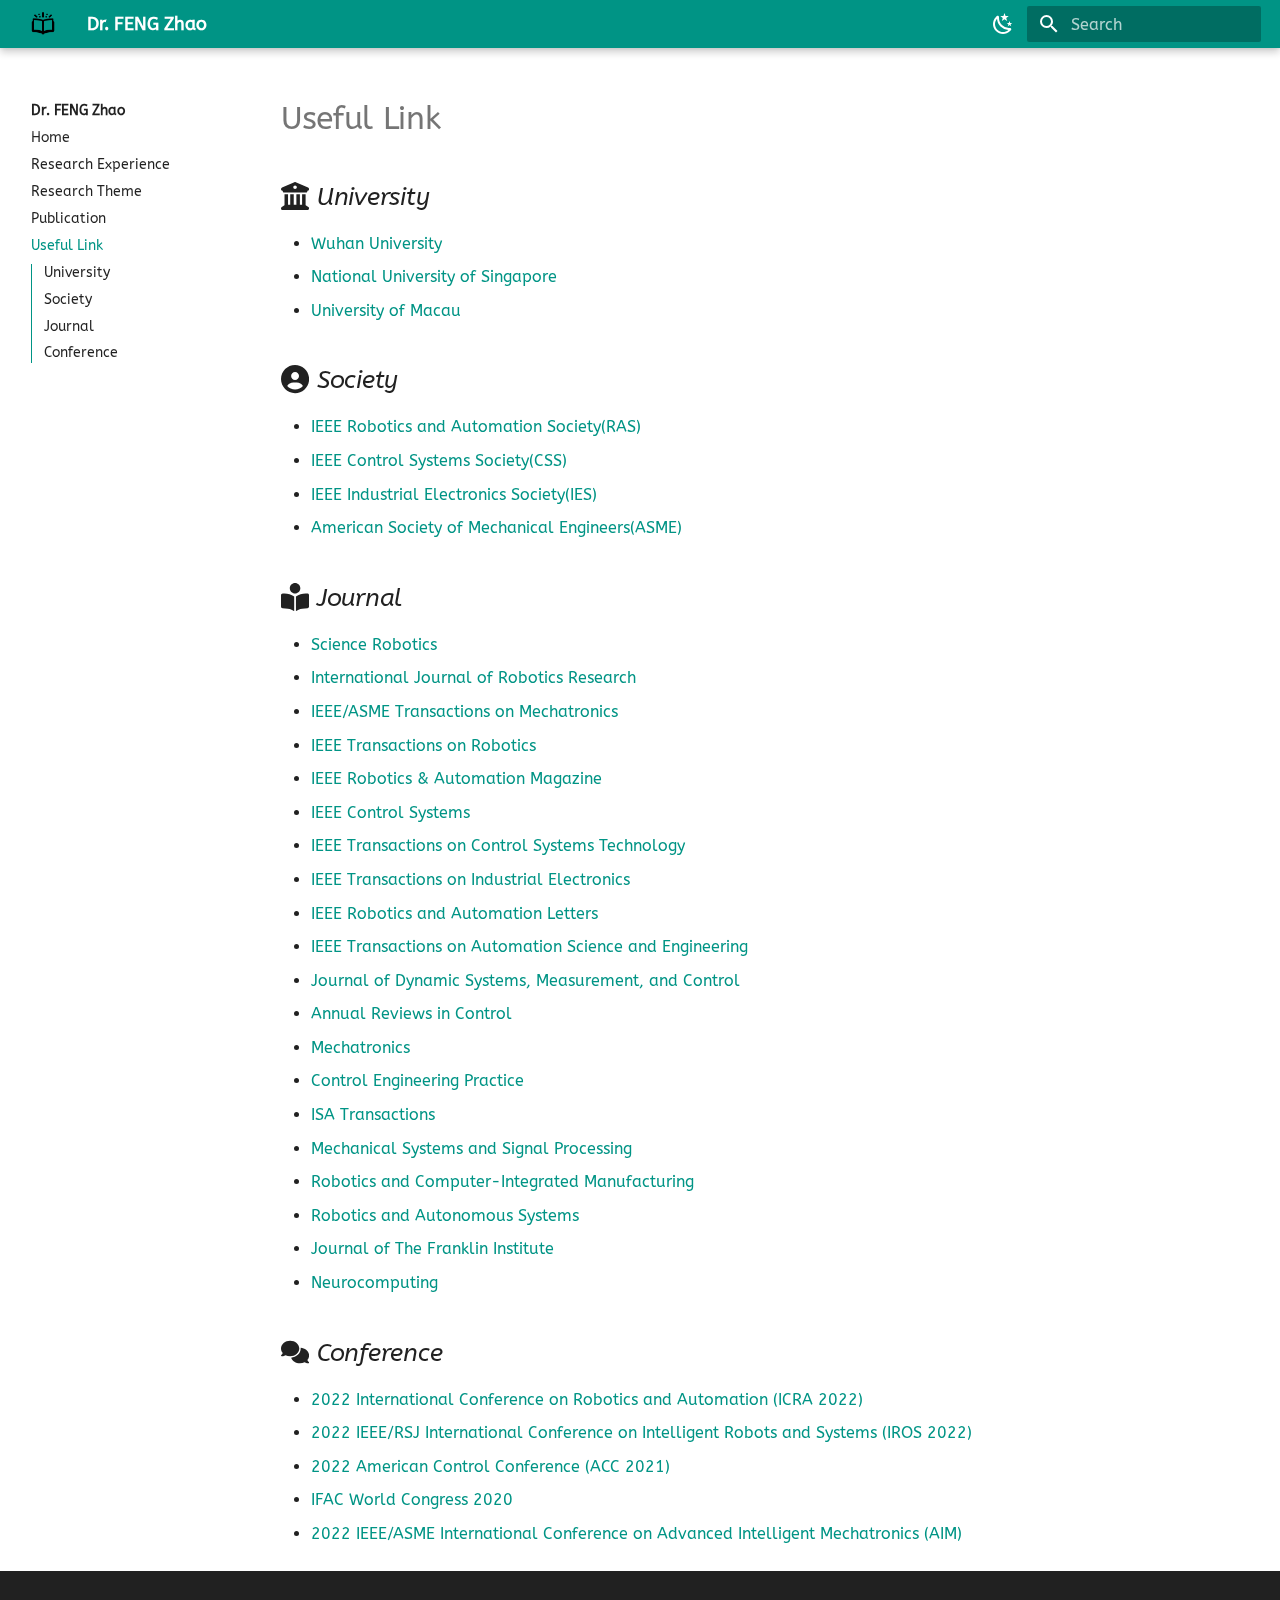
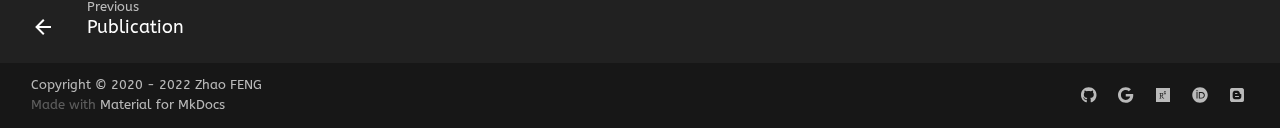
<file: link/index.html>
<!DOCTYPE html>

<html class="no-js" lang="en">
<head>
<meta charset="utf-8"/>
<meta content="width=device-width,initial-scale=1" name="viewport"/>
<link href="../assets/images/favicon.png" rel="icon"/>
<meta content="mkdocs-1.4.0, mkdocs-material-8.5.5" name="generator"/>
<title>Useful Link - Dr. FENG Zhao</title>
<link href="../assets/stylesheets/main.80dcb947.min.css" rel="stylesheet"/>
<link href="../assets/stylesheets/palette.cbb835fc.min.css" rel="stylesheet"/>
<link crossorigin="" href="https://fonts.gstatic.com" rel="preconnect"/>
<link href="https://fonts.googleapis.com/css?family=ABeeZee:300,300i,400,400i,700,700i%7CRoboto+Mono:400,400i,700,700i&amp;display=fallback" rel="stylesheet"/>
<style>:root{--md-text-font:"ABeeZee";--md-code-font:"Roboto Mono"}</style>
<link href="../stylesheets/extra.css" rel="stylesheet"/>
<script>__md_scope=new URL("..",location),__md_hash=e=>[...e].reduce((e,_)=>(e<<5)-e+_.charCodeAt(0),0),__md_get=(e,_=localStorage,t=__md_scope)=>JSON.parse(_.getItem(t.pathname+"."+e)),__md_set=(e,_,t=localStorage,a=__md_scope)=>{try{t.setItem(a.pathname+"."+e,JSON.stringify(_))}catch(e){}}</script>
<link href="../assets/stylesheets/glightbox.min.css" rel="stylesheet"/><style>
            html.glightbox-open { overflow: initial; height: 100%; }
            .gdesc-inner { font-size: 0.75rem; }
            .gslide-title { margin-top: 0px; user-select: text; }
            .gslide-desc { color: #666; user-select: text; }
            .gslide-image img { background: white; }
            
                .gscrollbar-fixer { padding-right: 15px; }
                </style><script src="../assets/javascripts/glightbox.min.js"></script></head>
<body data-md-color-accent="" data-md-color-primary="teal" data-md-color-scheme="default" dir="ltr">
<script>var palette=__md_get("__palette");if(palette&&"object"==typeof palette.color)for(var key of Object.keys(palette.color))document.body.setAttribute("data-md-color-"+key,palette.color[key])</script>
<input autocomplete="off" class="md-toggle" data-md-toggle="drawer" id="__drawer" type="checkbox"/>
<input autocomplete="off" class="md-toggle" data-md-toggle="search" id="__search" type="checkbox"/>
<label class="md-overlay" for="__drawer"></label>
<div data-md-component="skip">
<a class="md-skip" href="#university">
          Skip to content
        </a>
</div>
<div data-md-component="announce">
</div>
<header class="md-header md-header--lifted" data-md-component="header">
<nav aria-label="Header" class="md-header__inner md-grid">
<a aria-label="Dr. FENG Zhao" class="md-header__button md-logo" data-md-component="logo" href=".." title="Dr. FENG Zhao">
<img alt="logo" src="../assets/icons8-storytelling-90.png"/>
</a>
<label class="md-header__button md-icon" for="__drawer">
<svg viewbox="0 0 24 24" xmlns="http://www.w3.org/2000/svg"><path d="M3 6h18v2H3V6m0 5h18v2H3v-2m0 5h18v2H3v-2Z"></path></svg>
</label>
<div class="md-header__title" data-md-component="header-title">
<div class="md-header__ellipsis">
<div class="md-header__topic">
<span class="md-ellipsis">
            Dr. FENG Zhao
          </span>
</div>
<div class="md-header__topic" data-md-component="header-topic">
<span class="md-ellipsis">
            
              Useful Link
            
          </span>
</div>
</div>
</div>
<form class="md-header__option" data-md-component="palette">
<input aria-label="Switch to dark mode" class="md-option" data-md-color-accent="" data-md-color-media="" data-md-color-primary="teal" data-md-color-scheme="default" id="__palette_1" name="__palette" type="radio"/>
<label class="md-header__button md-icon" for="__palette_2" hidden="" title="Switch to dark mode">
<svg viewbox="0 0 24 24" xmlns="http://www.w3.org/2000/svg"><path d="m17.75 4.09-2.53 1.94.91 3.06-2.63-1.81-2.63 1.81.91-3.06-2.53-1.94L12.44 4l1.06-3 1.06 3 3.19.09m3.5 6.91-1.64 1.25.59 1.98-1.7-1.17-1.7 1.17.59-1.98L15.75 11l2.06-.05L18.5 9l.69 1.95 2.06.05m-2.28 4.95c.83-.08 1.72 1.1 1.19 1.85-.32.45-.66.87-1.08 1.27C15.17 23 8.84 23 4.94 19.07c-3.91-3.9-3.91-10.24 0-14.14.4-.4.82-.76 1.27-1.08.75-.53 1.93.36 1.85 1.19-.27 2.86.69 5.83 2.89 8.02a9.96 9.96 0 0 0 8.02 2.89m-1.64 2.02a12.08 12.08 0 0 1-7.8-3.47c-2.17-2.19-3.33-5-3.49-7.82-2.81 3.14-2.7 7.96.31 10.98 3.02 3.01 7.84 3.12 10.98.31Z"></path></svg>
</label>
<input aria-label="Switch to light mode" class="md-option" data-md-color-accent="" data-md-color-media="" data-md-color-primary="blue-grey" data-md-color-scheme="slate" id="__palette_2" name="__palette" type="radio"/>
<label class="md-header__button md-icon" for="__palette_1" hidden="" title="Switch to light mode">
<svg viewbox="0 0 24 24" xmlns="http://www.w3.org/2000/svg"><path d="M12 7a5 5 0 0 1 5 5 5 5 0 0 1-5 5 5 5 0 0 1-5-5 5 5 0 0 1 5-5m0 2a3 3 0 0 0-3 3 3 3 0 0 0 3 3 3 3 0 0 0 3-3 3 3 0 0 0-3-3m0-7 2.39 3.42C13.65 5.15 12.84 5 12 5c-.84 0-1.65.15-2.39.42L12 2M3.34 7l4.16-.35A7.2 7.2 0 0 0 5.94 8.5c-.44.74-.69 1.5-.83 2.29L3.34 7m.02 10 1.76-3.77a7.131 7.131 0 0 0 2.38 4.14L3.36 17M20.65 7l-1.77 3.79a7.023 7.023 0 0 0-2.38-4.15l4.15.36m-.01 10-4.14.36c.59-.51 1.12-1.14 1.54-1.86.42-.73.69-1.5.83-2.29L20.64 17M12 22l-2.41-3.44c.74.27 1.55.44 2.41.44.82 0 1.63-.17 2.37-.44L12 22Z"></path></svg>
</label>
</form>
<label class="md-header__button md-icon" for="__search">
<svg viewbox="0 0 24 24" xmlns="http://www.w3.org/2000/svg"><path d="M9.5 3A6.5 6.5 0 0 1 16 9.5c0 1.61-.59 3.09-1.56 4.23l.27.27h.79l5 5-1.5 1.5-5-5v-.79l-.27-.27A6.516 6.516 0 0 1 9.5 16 6.5 6.5 0 0 1 3 9.5 6.5 6.5 0 0 1 9.5 3m0 2C7 5 5 7 5 9.5S7 14 9.5 14 14 12 14 9.5 12 5 9.5 5Z"></path></svg>
</label>
<div class="md-search" data-md-component="search" role="dialog">
<label class="md-search__overlay" for="__search"></label>
<div class="md-search__inner" role="search">
<form class="md-search__form" name="search">
<input aria-label="Search" autocapitalize="off" autocomplete="off" autocorrect="off" class="md-search__input" data-md-component="search-query" name="query" placeholder="Search" required="" spellcheck="false" type="text"/>
<label class="md-search__icon md-icon" for="__search">
<svg viewbox="0 0 24 24" xmlns="http://www.w3.org/2000/svg"><path d="M9.5 3A6.5 6.5 0 0 1 16 9.5c0 1.61-.59 3.09-1.56 4.23l.27.27h.79l5 5-1.5 1.5-5-5v-.79l-.27-.27A6.516 6.516 0 0 1 9.5 16 6.5 6.5 0 0 1 3 9.5 6.5 6.5 0 0 1 9.5 3m0 2C7 5 5 7 5 9.5S7 14 9.5 14 14 12 14 9.5 12 5 9.5 5Z"></path></svg>
<svg viewbox="0 0 24 24" xmlns="http://www.w3.org/2000/svg"><path d="M20 11v2H8l5.5 5.5-1.42 1.42L4.16 12l7.92-7.92L13.5 5.5 8 11h12Z"></path></svg>
</label>
<nav aria-label="Search" class="md-search__options">
<button aria-label="Clear" class="md-search__icon md-icon" tabindex="-1" title="Clear" type="reset">
<svg viewbox="0 0 24 24" xmlns="http://www.w3.org/2000/svg"><path d="M19 6.41 17.59 5 12 10.59 6.41 5 5 6.41 10.59 12 5 17.59 6.41 19 12 13.41 17.59 19 19 17.59 13.41 12 19 6.41Z"></path></svg>
</button>
</nav>
<div class="md-search__suggest" data-md-component="search-suggest"></div>
</form>
<div class="md-search__output">
<div class="md-search__scrollwrap" data-md-scrollfix="">
<div class="md-search-result" data-md-component="search-result">
<div class="md-search-result__meta">
            Initializing search
          </div>
<ol class="md-search-result__list"></ol>
</div>
</div>
</div>
</div>
</div>
</nav>
</header>
<div class="md-container" data-md-component="container">
<main class="md-main" data-md-component="main">
<div class="md-main__inner md-grid">
<div class="md-sidebar md-sidebar--primary" data-md-component="sidebar" data-md-type="navigation">
<div class="md-sidebar__scrollwrap">
<div class="md-sidebar__inner">
<nav aria-label="Navigation" class="md-nav md-nav--primary md-nav--integrated" data-md-level="0">
<label class="md-nav__title" for="__drawer">
<a aria-label="Dr. FENG Zhao" class="md-nav__button md-logo" data-md-component="logo" href=".." title="Dr. FENG Zhao">
<img alt="logo" src="../assets/icons8-storytelling-90.png"/>
</a>
    Dr. FENG Zhao
  </label>
<ul class="md-nav__list" data-md-scrollfix="">
<li class="md-nav__item">
<a class="md-nav__link" href="../home/">
        Home
      </a>
</li>
<li class="md-nav__item">
<a class="md-nav__link" href="../education/">
        Research Experience
      </a>
</li>
<li class="md-nav__item">
<a class="md-nav__link" href="../research/">
        Research Theme
      </a>
</li>
<li class="md-nav__item">
<a class="md-nav__link" href="../publication/">
        Publication
      </a>
</li>
<li class="md-nav__item md-nav__item--active">
<input class="md-nav__toggle md-toggle" data-md-toggle="toc" id="__toc" type="checkbox"/>
<label class="md-nav__link md-nav__link--active" for="__toc">
          Useful Link
          <span class="md-nav__icon md-icon"></span>
</label>
<a class="md-nav__link md-nav__link--active" href="./">
        Useful Link
      </a>
<nav aria-label="Table of contents" class="md-nav md-nav--secondary">
<label class="md-nav__title" for="__toc">
<span class="md-nav__icon md-icon"></span>
      Table of contents
    </label>
<ul class="md-nav__list" data-md-component="toc" data-md-scrollfix="">
<li class="md-nav__item">
<a class="md-nav__link" href="#university">
     University
  </a>
</li>
<li class="md-nav__item">
<a class="md-nav__link" href="#society">
     Society
  </a>
</li>
<li class="md-nav__item">
<a class="md-nav__link" href="#journal">
      Journal
  </a>
</li>
<li class="md-nav__item">
<a class="md-nav__link" href="#conference">
     Conference
  </a>
</li>
</ul>
</nav>
</li>
</ul>
</nav>
</div>
</div>
</div>
<div class="md-content" data-md-component="content">
<article class="md-content__inner md-typeset">
<h1>Useful Link</h1>
<h2 id="university"><span class="twemoji"><svg viewbox="0 0 512 512" xmlns="http://www.w3.org/2000/svg"><!--! Font Awesome Free 6.2.0 by @fontawesome - https://fontawesome.com License - https://fontawesome.com/license/free (Icons: CC BY 4.0, Fonts: SIL OFL 1.1, Code: MIT License) Copyright 2022 Fonticons, Inc.--><path d="m243.4 2.6-224 96c-14 6-21.8 21-18.7 35.8S16.8 160 32 160v8c0 13.3 10.7 24 24 24h400c13.3 0 24-10.7 24-24v-8c15.2 0 28.3-10.7 31.3-25.6s-4.8-29.9-18.7-35.8l-224-96c-8.1-3.4-17.2-3.4-25.2 0zM128 224H64v196.3c-.6.3-1.2.7-1.8 1.1l-48 32c-11.7 7.8-17 22.4-12.9 35.9S17.9 512 32 512h448c14.1 0 26.5-9.2 30.6-22.7s-1.1-28.1-12.9-35.9l-48-32c-.6-.4-1.2-.7-1.8-1.1V224H384v192h-40V224h-64v192h-48V224h-64v192h-40V224zm128-96c-17.7 0-32-14.3-32-32s14.3-32 32-32 32 14.3 32 32-14.3 32-32 32z"></path></svg></span> <em>University</em></h2>
<ul>
<li><a href="https://www.whu.edu.cn/">Wuhan University</a></li>
<li><a href="http://www.nus.edu.sg/">National University of Singapore</a></li>
<li><a href="https://www.um.edu.mo/zh-hant/">University of Macau</a></li>
</ul>
<h2 id="society"><span class="twemoji"><svg viewbox="0 0 512 512" xmlns="http://www.w3.org/2000/svg"><!--! Font Awesome Free 6.2.0 by @fontawesome - https://fontawesome.com License - https://fontawesome.com/license/free (Icons: CC BY 4.0, Fonts: SIL OFL 1.1, Code: MIT License) Copyright 2022 Fonticons, Inc.--><path d="M399 384.2c-22.1-38.4-63.6-64.2-111-64.2h-64c-47.4 0-88.9 25.8-111 64.2 35.2 39.2 86.2 63.8 143 63.8s107.8-24.7 143-63.8zM512 256c0 141.4-114.6 256-256 256S0 397.4 0 256 114.6 0 256 0s256 114.6 256 256zm-256 16c39.8 0 72-32.2 72-72s-32.2-72-72-72-72 32.2-72 72 32.2 72 72 72z"></path></svg></span> <em>Society</em></h2>
<ul>
<li><a href="https://www.ieee-ras.org/">IEEE Robotics and Automation Society(RAS)</a></li>
<li><a href="http://ieeecss.org/">IEEE Control Systems Society(CSS)</a></li>
<li><a href="http://www.ieee-ies.org/">IEEE Industrial Electronics Society(IES)</a></li>
<li><a href="https://www.asme.org/">American Society of Mechanical Engineers(ASME)</a></li>
</ul>
<h2 id="journal"><span class="twemoji"><svg viewbox="0 0 512 512" xmlns="http://www.w3.org/2000/svg"><!--! Font Awesome Free 6.2.0 by @fontawesome - https://fontawesome.com License - https://fontawesome.com/license/free (Icons: CC BY 4.0, Fonts: SIL OFL 1.1, Code: MIT License) Copyright 2022 Fonticons, Inc.--><path d="M352 96c0 53-43 96-96 96s-96-43-96-96 43-96 96-96 96 43 96 96zM240 248v264l-48.4-24.2c-20.9-10.4-43.5-17-66.8-19.3l-96-9.6C12.5 457.2 0 443.5 0 427V224c0-17.7 14.3-32 32-32h30.3c63.6 0 125.6 19.6 177.7 56zm32 264V248c52.1-36.4 114.1-56 177.7-56H480c17.7 0 32 14.3 32 32v203c0 16.4-12.5 30.2-28.8 31.8l-96 9.6c-23.2 2.3-45.9 8.9-66.8 19.3L272 512z"></path></svg></span> <em>Journal</em></h2>
<ul>
<li><a href="https://robotics.sciencemag.org/">Science Robotics</a></li>
<li><a href="https://journals.sagepub.com/home/ijr">International Journal of Robotics Research</a></li>
<li><a href="https://ieeexplore.ieee.org/xpl/mostRecentIssue.jsp?punumber=3516">IEEE/ASME Transactions on Mechatronics</a></li>
<li><a href="https://ieeexplore.ieee.org/xpl/mostRecentIssue.jsp?punumber=8860">IEEE Transactions on Robotics</a></li>
<li><a href="https://ieeexplore.ieee.org/xpl/mostRecentIssue.jsp?punumber=100">IEEE Robotics &amp; Automation Magazine</a></li>
<li><a href="https://ieeexplore.ieee.org/xpl/mostRecentIssue.jsp?punumber=5488303">IEEE Control Systems</a></li>
<li><a href="https://ieeexplore.ieee.org/xpl/mostRecentIssue.jsp?punumber=87">IEEE Transactions on Control Systems Technology</a></li>
<li><a href="https://ieeexplore.ieee.org/xpl/mostRecentIssue.jsp?punumber=41">IEEE Transactions on Industrial Electronics</a></li>
<li><a href="https://ieeexplore.ieee.org/xpl/mostRecentIssue.jsp?punumber=7083369">IEEE Robotics and Automation Letters</a></li>
<li><a href="https://ieeexplore.ieee.org/xpl/mostRecentIssue.jsp?punumber=8856">IEEE Transactions on Automation Science and Engineering</a></li>
<li><a href="https://asmedigitalcollection.asme.org/dynamicsystems"> Journal of Dynamic Systems, Measurement, and Control </a></li>
<li><a href="https://www.sciencedirect.com/journal/annual-reviews-in-control">Annual Reviews in Control</a></li>
<li><a href="https://www.sciencedirect.com/journal/mechatronics">Mechatronics</a></li>
<li><a href="https://www.sciencedirect.com/journal/control-engineering-practice">Control Engineering Practice</a></li>
<li><a href="https://www.journals.elsevier.com/isa-transactions">ISA Transactions</a></li>
<li><a href="https://www.sciencedirect.com/journal/mechanical-systems-and-signal-processing">Mechanical Systems and Signal Processing</a></li>
<li><a href="https://www.sciencedirect.com/journal/robotics-and-computer-integrated-manufacturing">Robotics and Computer-Integrated Manufacturing</a></li>
<li><a href="https://www.sciencedirect.com/journal/robotics-and-autonomous-systems">Robotics and Autonomous Systems</a></li>
<li><a href="https://www.sciencedirect.com/journal/journal-of-the-franklin-institute">Journal of The Franklin Institute</a></li>
<li><a href="https://www.sciencedirect.com/journal/neurocomputing">Neurocomputing</a></li>
</ul>
<h2 id="conference"><span class="twemoji"><svg viewbox="0 0 640 512" xmlns="http://www.w3.org/2000/svg"><!--! Font Awesome Free 6.2.0 by @fontawesome - https://fontawesome.com License - https://fontawesome.com/license/free (Icons: CC BY 4.0, Fonts: SIL OFL 1.1, Code: MIT License) Copyright 2022 Fonticons, Inc.--><path d="M208 352c114.9 0 208-78.8 208-176S322.9 0 208 0 0 78.8 0 176c0 38.6 14.7 74.3 39.6 103.4-3.5 9.4-8.7 17.7-14.2 24.7-4.8 6.2-9.7 11-13.3 14.3-1.8 1.6-3.3 2.9-4.3 3.7-.5.4-.9.7-1.1.8l-.2.2C1 327.2-1.4 334.4.8 340.9S9.1 352 16 352c21.8 0 43.8-5.6 62.1-12.5 9.2-3.5 17.8-7.4 25.3-11.4C134.1 343.3 169.8 352 208 352zm240-176c0 112.3-99.1 196.9-216.5 207 24.3 74.4 104.9 129 200.5 129 38.2 0 73.9-8.7 104.7-23.9 7.5 4 16 7.9 25.2 11.4 18.3 6.9 40.3 12.5 62.1 12.5 6.9 0 13.1-4.5 15.2-11.1 2.1-6.6-.2-13.8-5.8-17.9l-.2-.2c-.2-.2-.6-.4-1.1-.8-1-.8-2.5-2-4.3-3.7-3.6-3.3-8.5-8.1-13.3-14.3-5.5-7-10.7-15.4-14.2-24.7 24.9-29 39.6-64.7 39.6-103.4 0-92.8-84.9-168.9-192.6-175.5.4 5.1.6 10.3.6 15.5z"></path></svg></span> <em>Conference</em></h2>
<ul>
<li><a href="https://www.icra2022.org/"> 2022 International Conference on Robotics and Automation (ICRA 2022)</a></li>
<li><a href="https://iros2022.org/">2022 IEEE/RSJ International Conference on Intelligent Robots and Systems (IROS 2022)</a></li>
<li><a href="https://acc2022.a2c2.org/">2022 American Control Conference (ACC 2021)</a></li>
<li><a href="https://www.ifac2020.org/">IFAC World Congress 2020</a></li>
<li><a href="https://www.aim2022.org/"> 2022 IEEE/ASME International Conference on Advanced Intelligent Mechatronics (AIM)</a></li>
</ul>
</article>
</div>
</div>
<a class="md-top md-icon" data-md-component="top" hidden="" href="#">
<svg viewbox="0 0 24 24" xmlns="http://www.w3.org/2000/svg"><path d="M13 20h-2V8l-5.5 5.5-1.42-1.42L12 4.16l7.92 7.92-1.42 1.42L13 8v12Z"></path></svg>
            Back to top
          </a>
</main>
<footer class="md-footer">
<nav aria-label="Footer" class="md-footer__inner md-grid">
<a aria-label="Previous: Publication" class="md-footer__link md-footer__link--prev" href="../publication/" rel="prev">
<div class="md-footer__button md-icon">
<svg viewbox="0 0 24 24" xmlns="http://www.w3.org/2000/svg"><path d="M20 11v2H8l5.5 5.5-1.42 1.42L4.16 12l7.92-7.92L13.5 5.5 8 11h12Z"></path></svg>
</div>
<div class="md-footer__title">
<div class="md-ellipsis">
<span class="md-footer__direction">
                Previous
              </span>
              Publication
            </div>
</div>
</a>
</nav>
<div class="md-footer-meta md-typeset">
<div class="md-footer-meta__inner md-grid">
<div class="md-copyright">
<div class="md-copyright__highlight">
      Copyright © 2020 - 2022 Zhao FENG
    </div>
  
  
    Made with
    <a href="https://squidfunk.github.io/mkdocs-material/" rel="noopener" target="_blank">
      Material for MkDocs
    </a>
</div>
<div class="md-social">
<a class="md-social__link" href="https://mefengzhao.github.io/" rel="noopener" target="_blank" title="mefengzhao.github.io">
<svg viewbox="0 0 496 512" xmlns="http://www.w3.org/2000/svg"><!--! Font Awesome Free 6.2.0 by @fontawesome - https://fontawesome.com License - https://fontawesome.com/license/free (Icons: CC BY 4.0, Fonts: SIL OFL 1.1, Code: MIT License) Copyright 2022 Fonticons, Inc.--><path d="M165.9 397.4c0 2-2.3 3.6-5.2 3.6-3.3.3-5.6-1.3-5.6-3.6 0-2 2.3-3.6 5.2-3.6 3-.3 5.6 1.3 5.6 3.6zm-31.1-4.5c-.7 2 1.3 4.3 4.3 4.9 2.6 1 5.6 0 6.2-2s-1.3-4.3-4.3-5.2c-2.6-.7-5.5.3-6.2 2.3zm44.2-1.7c-2.9.7-4.9 2.6-4.6 4.9.3 2 2.9 3.3 5.9 2.6 2.9-.7 4.9-2.6 4.6-4.6-.3-1.9-3-3.2-5.9-2.9zM244.8 8C106.1 8 0 113.3 0 252c0 110.9 69.8 205.8 169.5 239.2 12.8 2.3 17.3-5.6 17.3-12.1 0-6.2-.3-40.4-.3-61.4 0 0-70 15-84.7-29.8 0 0-11.4-29.1-27.8-36.6 0 0-22.9-15.7 1.6-15.4 0 0 24.9 2 38.6 25.8 21.9 38.6 58.6 27.5 72.9 20.9 2.3-16 8.8-27.1 16-33.7-55.9-6.2-112.3-14.3-112.3-110.5 0-27.5 7.6-41.3 23.6-58.9-2.6-6.5-11.1-33.3 2.6-67.9 20.9-6.5 69 27 69 27 20-5.6 41.5-8.5 62.8-8.5s42.8 2.9 62.8 8.5c0 0 48.1-33.6 69-27 13.7 34.7 5.2 61.4 2.6 67.9 16 17.7 25.8 31.5 25.8 58.9 0 96.5-58.9 104.2-114.8 110.5 9.2 7.9 17 22.9 17 46.4 0 33.7-.3 75.4-.3 83.6 0 6.5 4.6 14.4 17.3 12.1C428.2 457.8 496 362.9 496 252 496 113.3 383.5 8 244.8 8zM97.2 352.9c-1.3 1-1 3.3.7 5.2 1.6 1.6 3.9 2.3 5.2 1 1.3-1 1-3.3-.7-5.2-1.6-1.6-3.9-2.3-5.2-1zm-10.8-8.1c-.7 1.3.3 2.9 2.3 3.9 1.6 1 3.6.7 4.3-.7.7-1.3-.3-2.9-2.3-3.9-2-.6-3.6-.3-4.3.7zm32.4 35.6c-1.6 1.3-1 4.3 1.3 6.2 2.3 2.3 5.2 2.6 6.5 1 1.3-1.3.7-4.3-1.3-6.2-2.2-2.3-5.2-2.6-6.5-1zm-11.4-14.7c-1.6 1-1.6 3.6 0 5.9 1.6 2.3 4.3 3.3 5.6 2.3 1.6-1.3 1.6-3.9 0-6.2-1.4-2.3-4-3.3-5.6-2z"></path></svg>
</a>
<a class="md-social__link" href="https://scholar.google.com.hk/citations?hl=zh-CN&amp;user=dXkBZJAAAAAJ&amp;view_op=list_works&amp;sortby=pubdate" rel="noopener" target="_blank" title="scholar.google.com.hk">
<svg viewbox="0 0 488 512" xmlns="http://www.w3.org/2000/svg"><!--! Font Awesome Free 6.2.0 by @fontawesome - https://fontawesome.com License - https://fontawesome.com/license/free (Icons: CC BY 4.0, Fonts: SIL OFL 1.1, Code: MIT License) Copyright 2022 Fonticons, Inc.--><path d="M488 261.8C488 403.3 391.1 504 248 504 110.8 504 0 393.2 0 256S110.8 8 248 8c66.8 0 123 24.5 166.3 64.9l-67.5 64.9C258.5 52.6 94.3 116.6 94.3 256c0 86.5 69.1 156.6 153.7 156.6 98.2 0 135-70.4 140.8-106.9H248v-85.3h236.1c2.3 12.7 3.9 24.9 3.9 41.4z"></path></svg>
</a>
<a class="md-social__link" href="https://www.researchgate.net/profile/Zhao-Feng-3" rel="noopener" target="_blank" title="www.researchgate.net">
<svg viewbox="0 0 448 512" xmlns="http://www.w3.org/2000/svg"><!--! Font Awesome Free 6.2.0 by @fontawesome - https://fontawesome.com License - https://fontawesome.com/license/free (Icons: CC BY 4.0, Fonts: SIL OFL 1.1, Code: MIT License) Copyright 2022 Fonticons, Inc.--><path d="M0 32v448h448V32H0zm262.2 334.4c-6.6 3-33.2 6-50-14.2-9.2-10.6-25.3-33.3-42.2-63.6-8.9 0-14.7 0-21.4-.6v46.4c0 23.5 6 21.2 25.8 23.9v8.1c-6.9-.3-23.1-.8-35.6-.8-13.1 0-26.1.6-33.6.8v-8.1c15.5-2.9 22-1.3 22-23.9V225c0-22.6-6.4-21-22-23.9V193c25.8 1 53.1-.6 70.9-.6 31.7 0 55.9 14.4 55.9 45.6 0 21.1-16.7 42.2-39.2 47.5 13.6 24.2 30 45.6 42.2 58.9 7.2 7.8 17.2 14.7 27.2 14.7v7.3zm22.9-135c-23.3 0-32.2-15.7-32.2-32.2V167c0-12.2 8.8-30.4 34-30.4s30.4 17.9 30.4 17.9l-10.7 7.2s-5.5-12.5-19.7-12.5c-7.9 0-19.7 7.3-19.7 19.7v26.8c0 13.4 6.6 23.3 17.9 23.3 14.1 0 21.5-10.9 21.5-26.8h-17.9v-10.7h30.4c0 20.5 4.7 49.9-34 49.9zm-116.5 44.7c-9.4 0-13.6-.3-20-.8v-69.7c6.4-.6 15-.6 22.5-.6 23.3 0 37.2 12.2 37.2 34.5 0 21.9-15 36.6-39.7 36.6z"></path></svg>
</a>
<a class="md-social__link" href="https://orcid.org/0000-0001-7213-9413" rel="noopener" target="_blank" title="orcid.org">
<svg viewbox="0 0 512 512" xmlns="http://www.w3.org/2000/svg"><!--! Font Awesome Free 6.2.0 by @fontawesome - https://fontawesome.com License - https://fontawesome.com/license/free (Icons: CC BY 4.0, Fonts: SIL OFL 1.1, Code: MIT License) Copyright 2022 Fonticons, Inc.--><path d="M294.75 188.19h-45.92V342h47.47c67.62 0 83.12-51.34 83.12-76.91 0-41.64-26.54-76.9-84.67-76.9zM256 8C119 8 8 119 8 256s111 248 248 248 248-111 248-248S393 8 256 8zm-80.79 360.76h-29.84v-207.5h29.84zm-14.92-231.14a19.57 19.57 0 1 1 19.57-19.57 19.64 19.64 0 0 1-19.57 19.57zM300 369h-81V161.26h80.6c76.73 0 110.44 54.83 110.44 103.85C410 318.39 368.38 369 300 369z"></path></svg>
</a>
<a class="md-social__link" href="https://me-fengzhao.github.io/" rel="noopener" target="_blank" title="me-fengzhao.github.io">
<svg viewbox="0 0 448 512" xmlns="http://www.w3.org/2000/svg"><!--! Font Awesome Free 6.2.0 by @fontawesome - https://fontawesome.com License - https://fontawesome.com/license/free (Icons: CC BY 4.0, Fonts: SIL OFL 1.1, Code: MIT License) Copyright 2022 Fonticons, Inc.--><path d="M162.4 196c4.8-4.9 6.2-5.1 36.4-5.1 27.2 0 28.1.1 32.1 2.1 5.8 2.9 8.3 7 8.3 13.6 0 5.9-2.4 10-7.6 13.4-2.8 1.8-4.5 1.9-31.1 2.1-16.4.1-29.5-.2-31.5-.8-10.3-2.9-14.1-17.7-6.6-25.3zm61.4 94.5c-53.9 0-55.8.2-60.2 4.1-3.5 3.1-5.7 9.4-5.1 13.9.7 4.7 4.8 10.1 9.2 12 2.2 1 14.1 1.7 56.3 1.2l47.9-.6 9.2-1.5c9-5.1 10.5-17.4 3.1-24.4-5.3-4.7-5-4.7-60.4-4.7zm223.4 130.1c-3.5 28.4-23 50.4-51.1 57.5-7.2 1.8-9.7 1.9-172.9 1.8-157.8 0-165.9-.1-172-1.8-8.4-2.2-15.6-5.5-22.3-10-5.6-3.8-13.9-11.8-17-16.4-3.8-5.6-8.2-15.3-10-22C.1 423 0 420.3 0 256.3 0 93.2 0 89.7 1.8 82.6 8.1 57.9 27.7 39 53 33.4c7.3-1.6 332.1-1.9 340-.3 21.2 4.3 37.9 17.1 47.6 36.4 7.7 15.3 7-1.5 7.3 180.6.2 115.8 0 164.5-.7 170.5zm-85.4-185.2c-1.1-5-4.2-9.6-7.7-11.5-1.1-.6-8-1.3-15.5-1.7-12.4-.6-13.8-.8-17.8-3.1-6.2-3.6-7.9-7.6-8-18.3 0-20.4-8.5-39.4-25.3-56.5-12-12.2-25.3-20.5-40.6-25.1-3.6-1.1-11.8-1.5-39.2-1.8-42.9-.5-52.5.4-67.1 6.2-27 10.7-46.3 33.4-53.4 62.4-1.3 5.4-1.6 14.2-1.9 64.3-.4 62.8 0 72.1 4 84.5 9.7 30.7 37.1 53.4 64.6 58.4 9.2 1.7 122.2 2.1 133.7.5 20.1-2.7 35.9-10.8 50.7-25.9 10.7-10.9 17.4-22.8 21.8-38.5 3.2-10.9 2.9-88.4 1.7-93.9z"></path></svg>
</a>
</div>
</div>
</div>
</footer>
</div>
<div class="md-dialog" data-md-component="dialog">
<div class="md-dialog__inner md-typeset"></div>
</div>
<script id="__config" type="application/json">{"base": "..", "features": ["navigation.instant", "navigation.tabs.sticky", "navigation.sections", "navigation.expand", "toc.follow", "toc.integrate", "navigation.top", "search.suggest", "search.highlight"], "search": "../assets/javascripts/workers/search.5bf1dace.min.js", "translations": {"clipboard.copied": "Copied to clipboard", "clipboard.copy": "Copy to clipboard", "search.config.lang": "en", "search.config.pipeline": "trimmer, stopWordFilter", "search.config.separator": "[\\s\\-]+", "search.placeholder": "Search", "search.result.more.one": "1 more on this page", "search.result.more.other": "# more on this page", "search.result.none": "No matching documents", "search.result.one": "1 matching document", "search.result.other": "# matching documents", "search.result.placeholder": "Type to start searching", "search.result.term.missing": "Missing", "select.version.title": "Select version"}}</script>
<script src="../assets/javascripts/bundle.078830c0.min.js"></script>
<script>document$.subscribe(() => {const lightbox = GLightbox({"touchNavigation": true, "loop": false, "zoomable": true, "draggable": true, "openEffect": "zoom", "closeEffect": "zoom"});})</script></body>
</html>
</file>
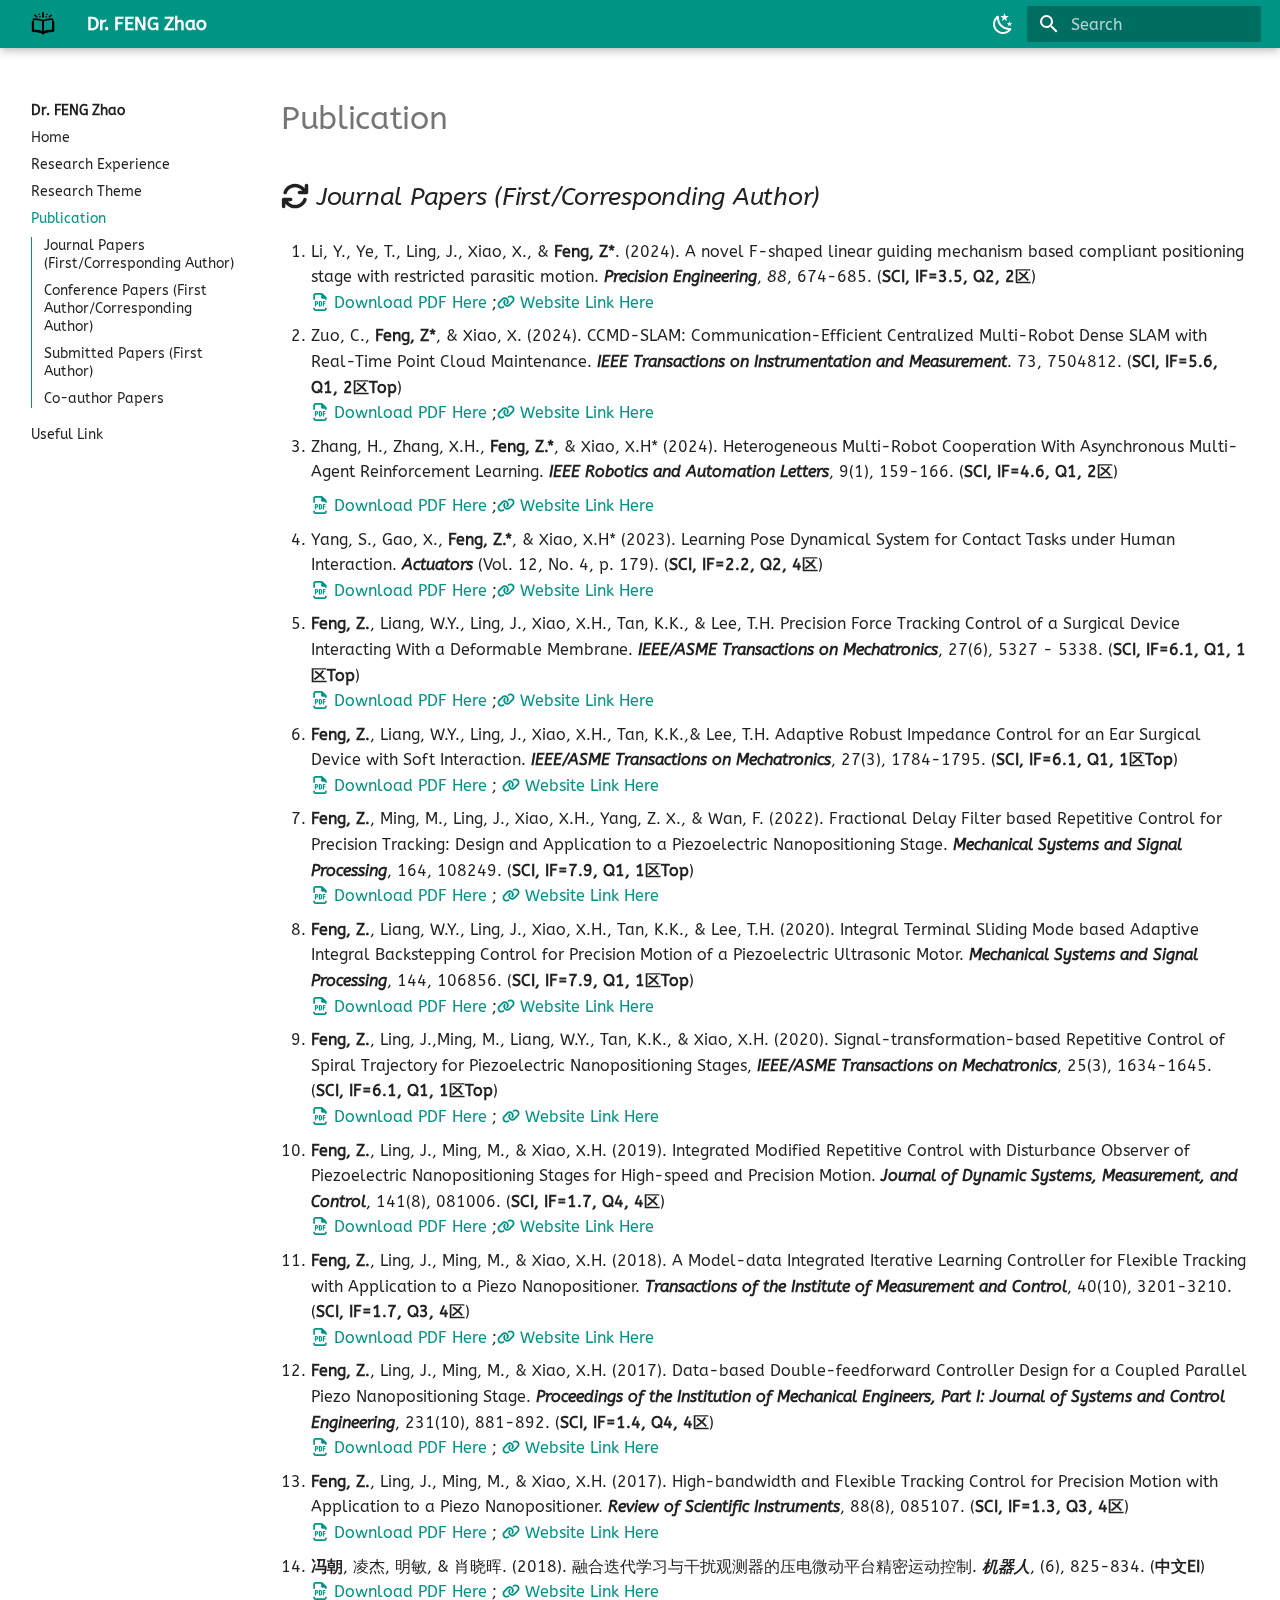
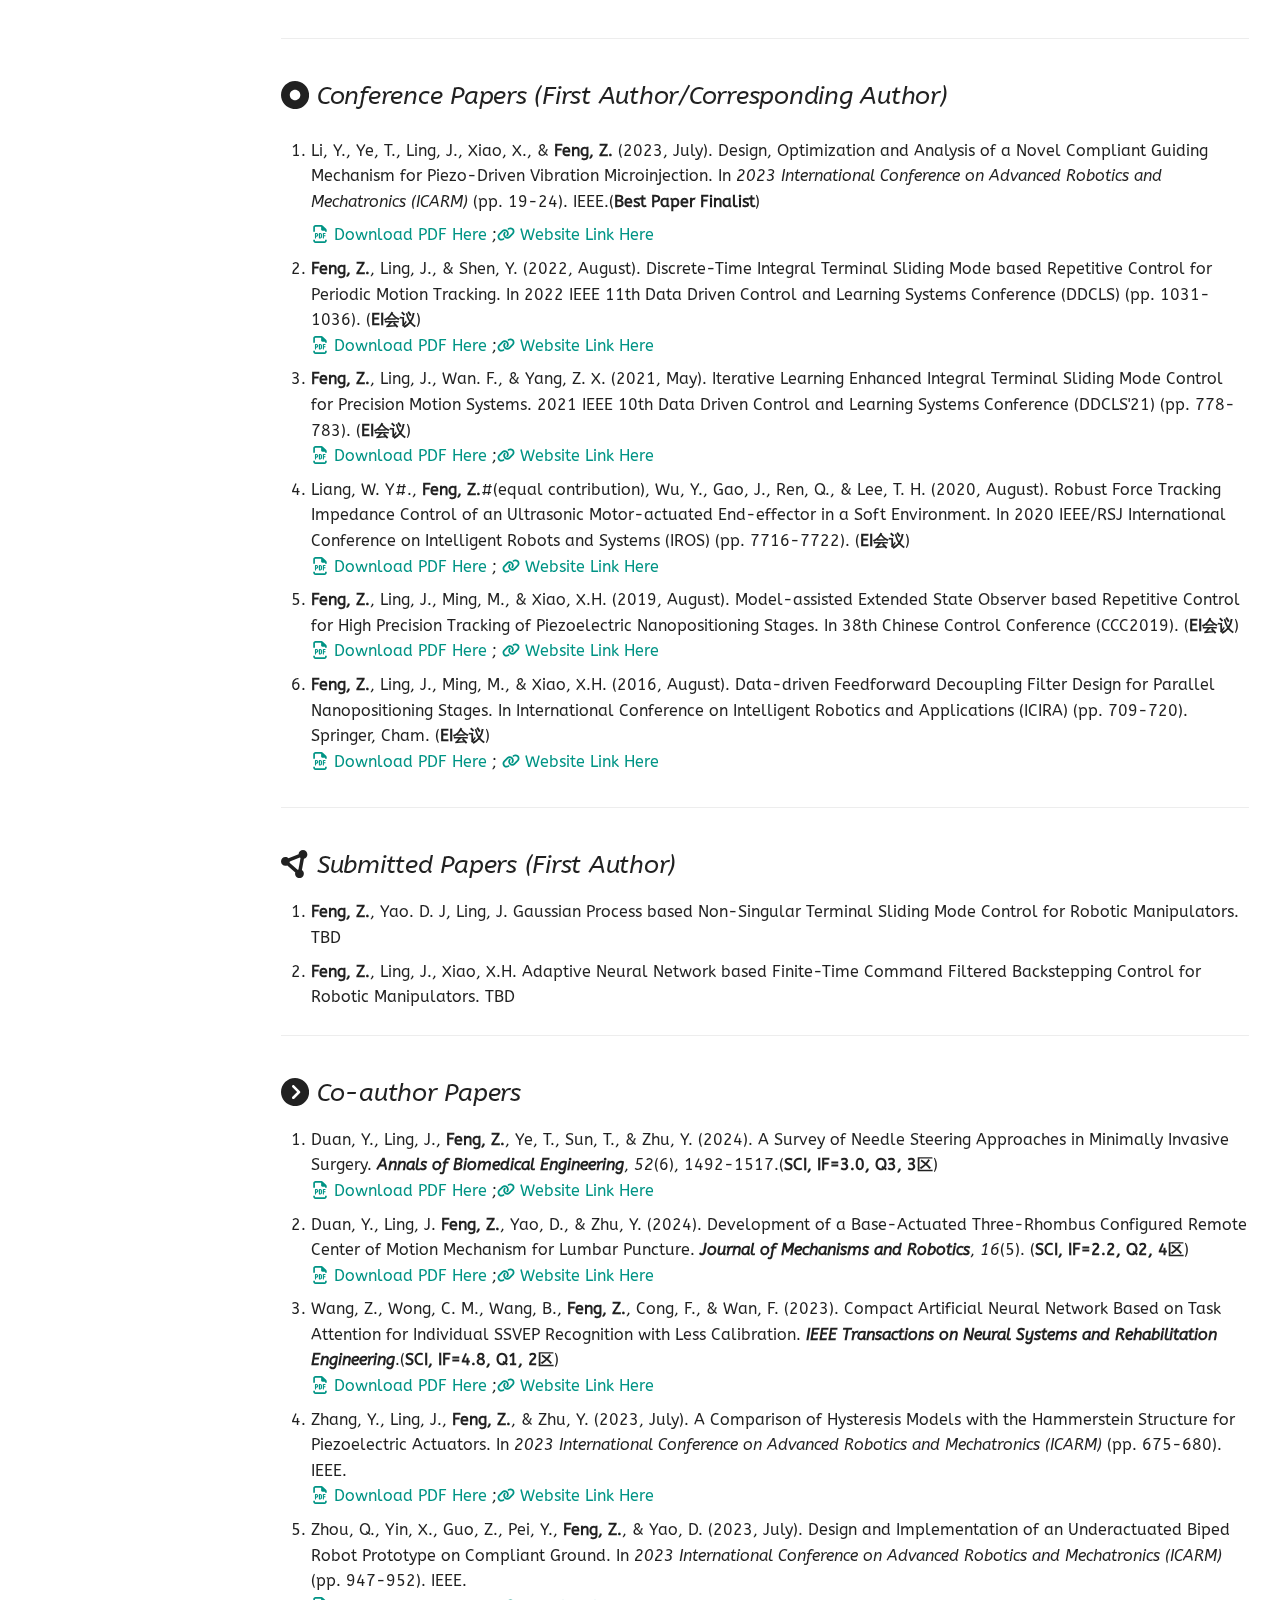
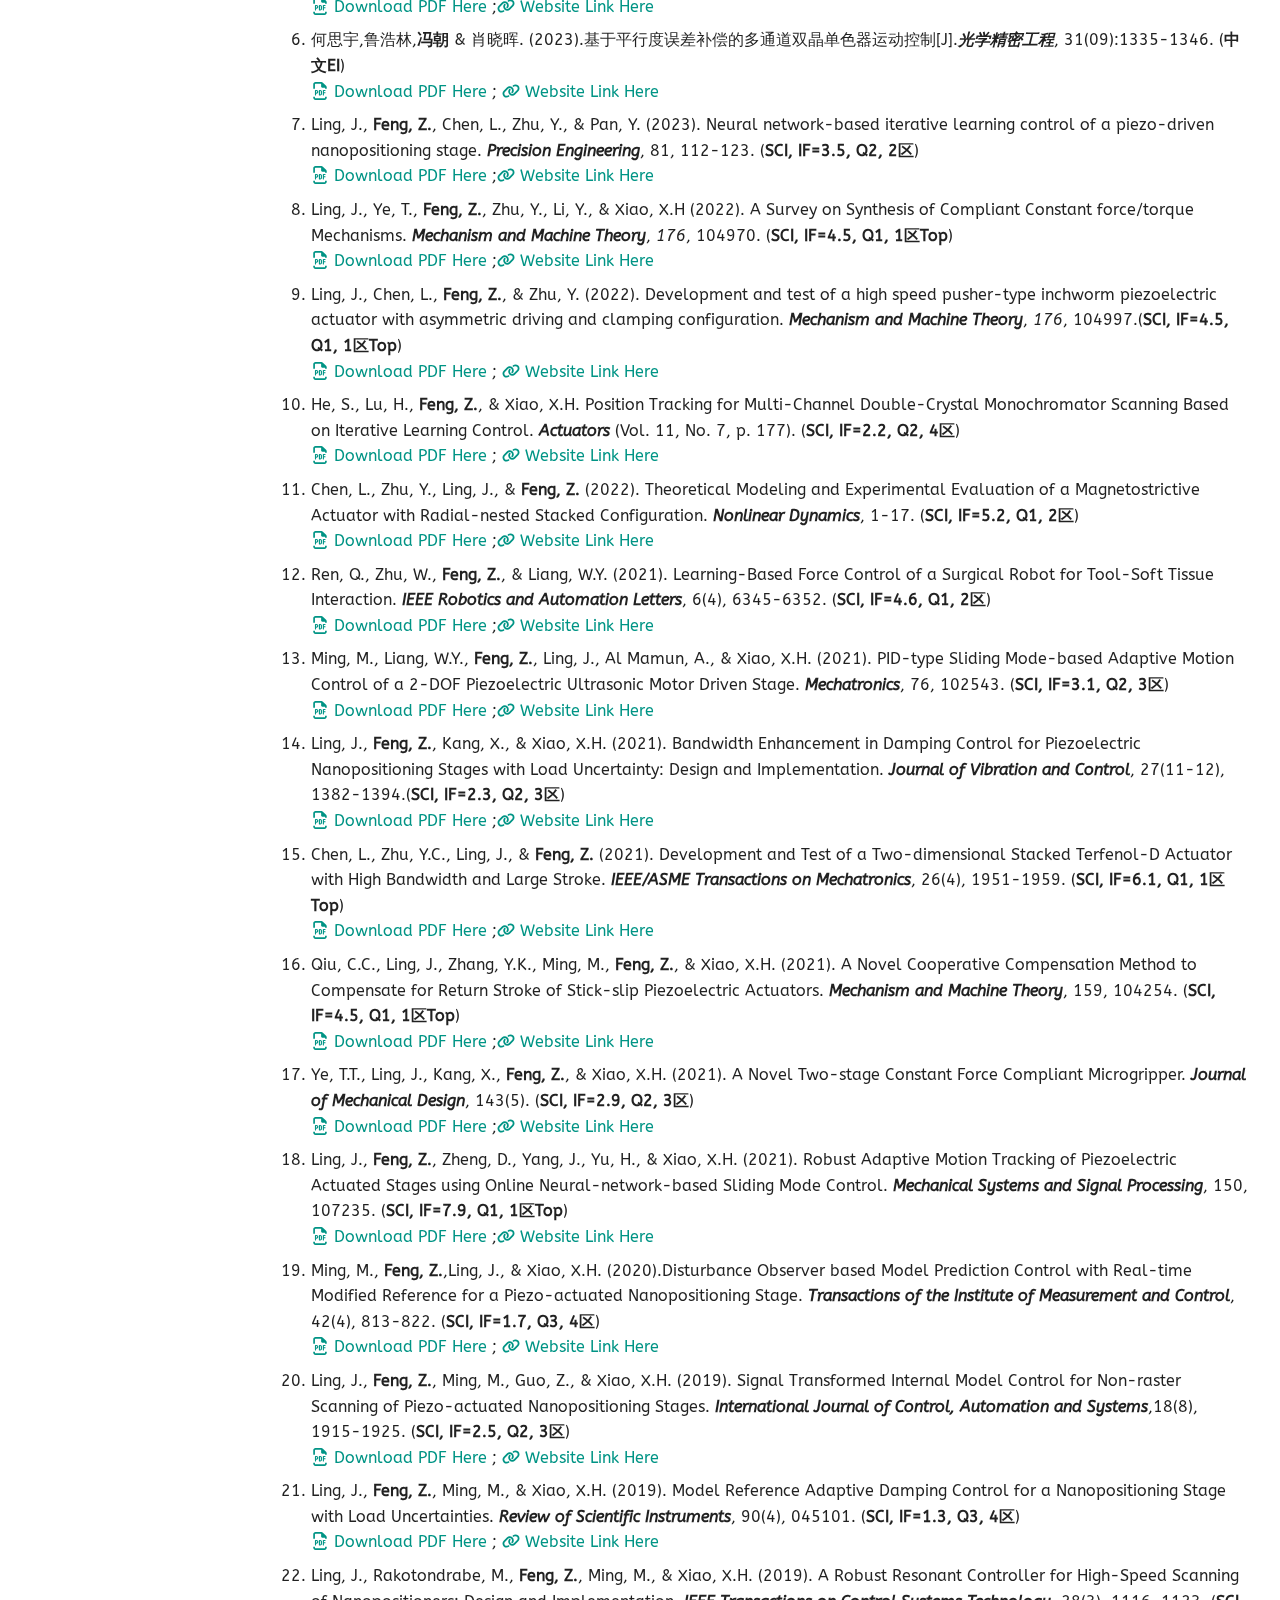
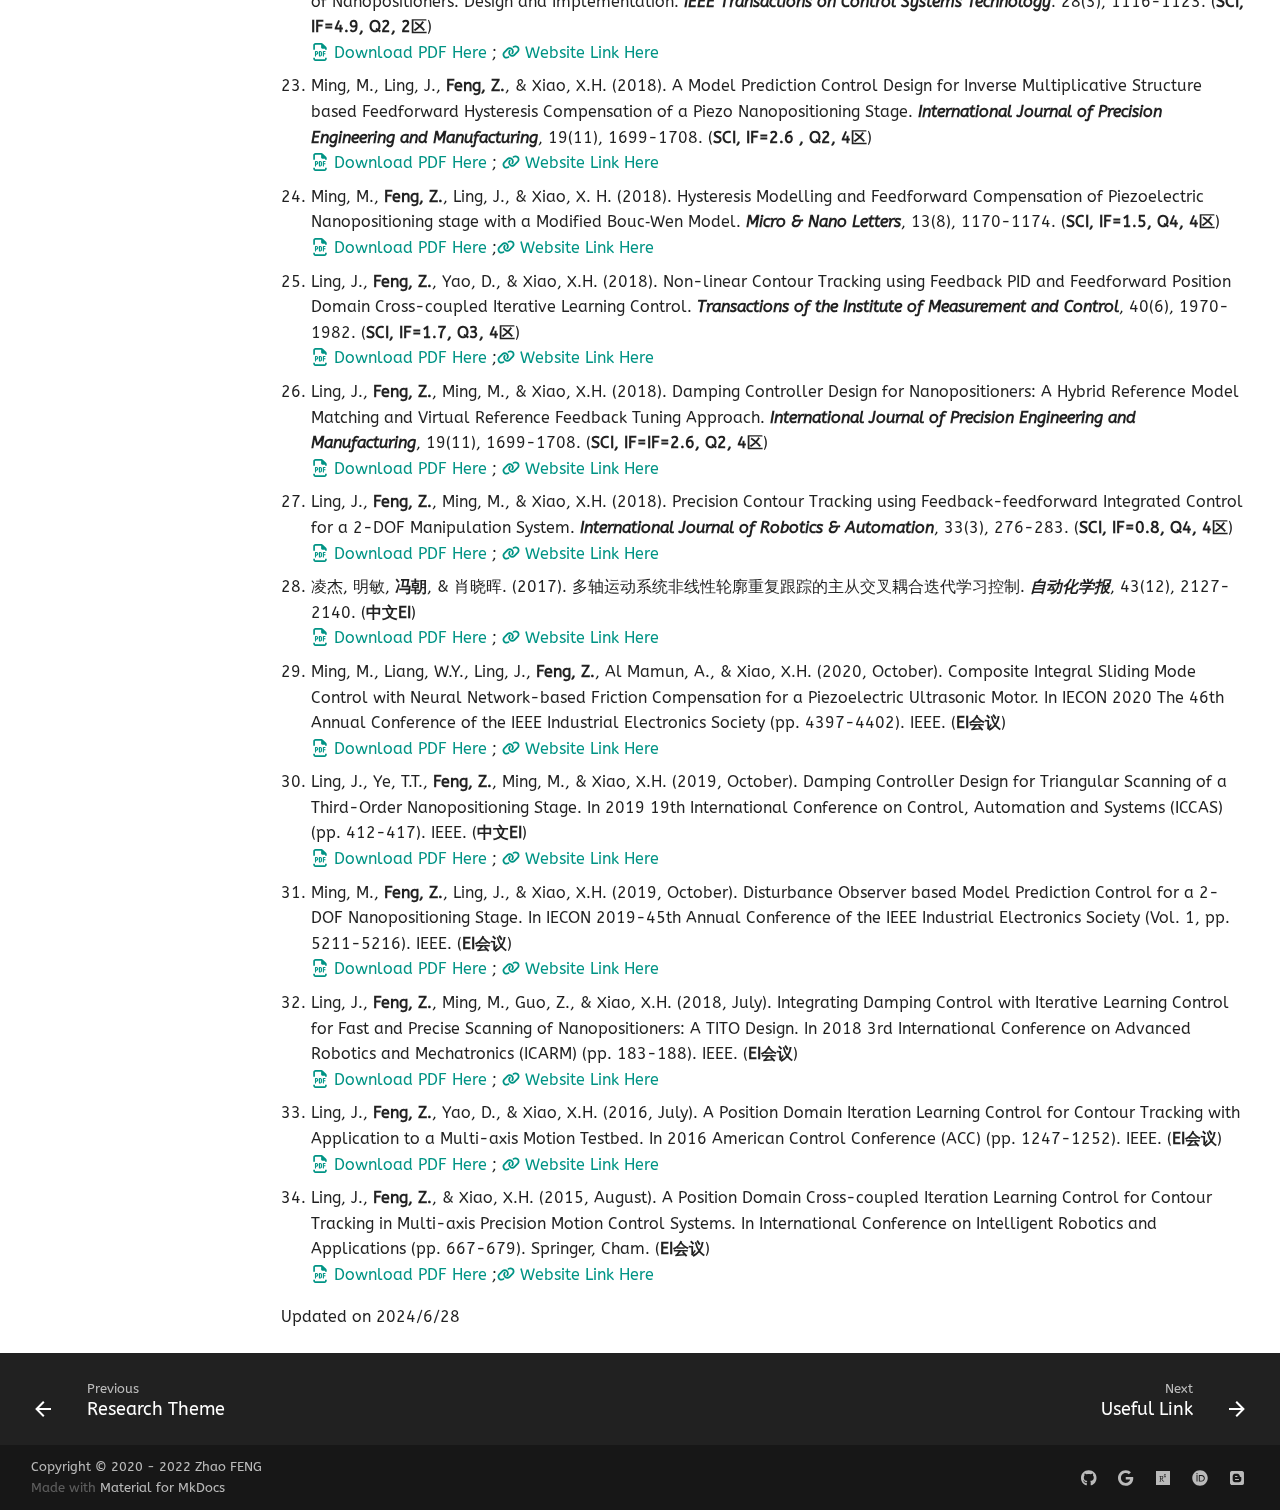
<file: publication/index.html>
<!DOCTYPE html>

<html class="no-js" lang="en">
<head>
<meta charset="utf-8"/>
<meta content="width=device-width,initial-scale=1" name="viewport"/>
<link href="../assets/images/favicon.png" rel="icon"/>
<meta content="mkdocs-1.4.0, mkdocs-material-8.5.5" name="generator"/>
<title>Publication - Dr. FENG Zhao</title>
<link href="../assets/stylesheets/main.80dcb947.min.css" rel="stylesheet"/>
<link href="../assets/stylesheets/palette.cbb835fc.min.css" rel="stylesheet"/>
<link crossorigin="" href="https://fonts.gstatic.com" rel="preconnect"/>
<link href="https://fonts.googleapis.com/css?family=ABeeZee:300,300i,400,400i,700,700i%7CRoboto+Mono:400,400i,700,700i&amp;display=fallback" rel="stylesheet"/>
<style>:root{--md-text-font:"ABeeZee";--md-code-font:"Roboto Mono"}</style>
<link href="../stylesheets/extra.css" rel="stylesheet"/>
<script>__md_scope=new URL("..",location),__md_hash=e=>[...e].reduce((e,_)=>(e<<5)-e+_.charCodeAt(0),0),__md_get=(e,_=localStorage,t=__md_scope)=>JSON.parse(_.getItem(t.pathname+"."+e)),__md_set=(e,_,t=localStorage,a=__md_scope)=>{try{t.setItem(a.pathname+"."+e,JSON.stringify(_))}catch(e){}}</script>
<link href="../assets/stylesheets/glightbox.min.css" rel="stylesheet"/><style>
            html.glightbox-open { overflow: initial; height: 100%; }
            .gdesc-inner { font-size: 0.75rem; }
            .gslide-title { margin-top: 0px; user-select: text; }
            .gslide-desc { color: #666; user-select: text; }
            .gslide-image img { background: white; }
            
                .gscrollbar-fixer { padding-right: 15px; }
                </style><script src="../assets/javascripts/glightbox.min.js"></script></head>
<body data-md-color-accent="" data-md-color-primary="teal" data-md-color-scheme="default" dir="ltr">
<script>var palette=__md_get("__palette");if(palette&&"object"==typeof palette.color)for(var key of Object.keys(palette.color))document.body.setAttribute("data-md-color-"+key,palette.color[key])</script>
<input autocomplete="off" class="md-toggle" data-md-toggle="drawer" id="__drawer" type="checkbox"/>
<input autocomplete="off" class="md-toggle" data-md-toggle="search" id="__search" type="checkbox"/>
<label class="md-overlay" for="__drawer"></label>
<div data-md-component="skip">
<a class="md-skip" href="#journal-papers-firstcorresponding-author">
          Skip to content
        </a>
</div>
<div data-md-component="announce">
</div>
<header class="md-header md-header--lifted" data-md-component="header">
<nav aria-label="Header" class="md-header__inner md-grid">
<a aria-label="Dr. FENG Zhao" class="md-header__button md-logo" data-md-component="logo" href=".." title="Dr. FENG Zhao">
<img alt="logo" src="../assets/icons8-storytelling-90.png"/>
</a>
<label class="md-header__button md-icon" for="__drawer">
<svg viewbox="0 0 24 24" xmlns="http://www.w3.org/2000/svg"><path d="M3 6h18v2H3V6m0 5h18v2H3v-2m0 5h18v2H3v-2Z"></path></svg>
</label>
<div class="md-header__title" data-md-component="header-title">
<div class="md-header__ellipsis">
<div class="md-header__topic">
<span class="md-ellipsis">
            Dr. FENG Zhao
          </span>
</div>
<div class="md-header__topic" data-md-component="header-topic">
<span class="md-ellipsis">
            
              Publication
            
          </span>
</div>
</div>
</div>
<form class="md-header__option" data-md-component="palette">
<input aria-label="Switch to dark mode" class="md-option" data-md-color-accent="" data-md-color-media="" data-md-color-primary="teal" data-md-color-scheme="default" id="__palette_1" name="__palette" type="radio"/>
<label class="md-header__button md-icon" for="__palette_2" hidden="" title="Switch to dark mode">
<svg viewbox="0 0 24 24" xmlns="http://www.w3.org/2000/svg"><path d="m17.75 4.09-2.53 1.94.91 3.06-2.63-1.81-2.63 1.81.91-3.06-2.53-1.94L12.44 4l1.06-3 1.06 3 3.19.09m3.5 6.91-1.64 1.25.59 1.98-1.7-1.17-1.7 1.17.59-1.98L15.75 11l2.06-.05L18.5 9l.69 1.95 2.06.05m-2.28 4.95c.83-.08 1.72 1.1 1.19 1.85-.32.45-.66.87-1.08 1.27C15.17 23 8.84 23 4.94 19.07c-3.91-3.9-3.91-10.24 0-14.14.4-.4.82-.76 1.27-1.08.75-.53 1.93.36 1.85 1.19-.27 2.86.69 5.83 2.89 8.02a9.96 9.96 0 0 0 8.02 2.89m-1.64 2.02a12.08 12.08 0 0 1-7.8-3.47c-2.17-2.19-3.33-5-3.49-7.82-2.81 3.14-2.7 7.96.31 10.98 3.02 3.01 7.84 3.12 10.98.31Z"></path></svg>
</label>
<input aria-label="Switch to light mode" class="md-option" data-md-color-accent="" data-md-color-media="" data-md-color-primary="blue-grey" data-md-color-scheme="slate" id="__palette_2" name="__palette" type="radio"/>
<label class="md-header__button md-icon" for="__palette_1" hidden="" title="Switch to light mode">
<svg viewbox="0 0 24 24" xmlns="http://www.w3.org/2000/svg"><path d="M12 7a5 5 0 0 1 5 5 5 5 0 0 1-5 5 5 5 0 0 1-5-5 5 5 0 0 1 5-5m0 2a3 3 0 0 0-3 3 3 3 0 0 0 3 3 3 3 0 0 0 3-3 3 3 0 0 0-3-3m0-7 2.39 3.42C13.65 5.15 12.84 5 12 5c-.84 0-1.65.15-2.39.42L12 2M3.34 7l4.16-.35A7.2 7.2 0 0 0 5.94 8.5c-.44.74-.69 1.5-.83 2.29L3.34 7m.02 10 1.76-3.77a7.131 7.131 0 0 0 2.38 4.14L3.36 17M20.65 7l-1.77 3.79a7.023 7.023 0 0 0-2.38-4.15l4.15.36m-.01 10-4.14.36c.59-.51 1.12-1.14 1.54-1.86.42-.73.69-1.5.83-2.29L20.64 17M12 22l-2.41-3.44c.74.27 1.55.44 2.41.44.82 0 1.63-.17 2.37-.44L12 22Z"></path></svg>
</label>
</form>
<label class="md-header__button md-icon" for="__search">
<svg viewbox="0 0 24 24" xmlns="http://www.w3.org/2000/svg"><path d="M9.5 3A6.5 6.5 0 0 1 16 9.5c0 1.61-.59 3.09-1.56 4.23l.27.27h.79l5 5-1.5 1.5-5-5v-.79l-.27-.27A6.516 6.516 0 0 1 9.5 16 6.5 6.5 0 0 1 3 9.5 6.5 6.5 0 0 1 9.5 3m0 2C7 5 5 7 5 9.5S7 14 9.5 14 14 12 14 9.5 12 5 9.5 5Z"></path></svg>
</label>
<div class="md-search" data-md-component="search" role="dialog">
<label class="md-search__overlay" for="__search"></label>
<div class="md-search__inner" role="search">
<form class="md-search__form" name="search">
<input aria-label="Search" autocapitalize="off" autocomplete="off" autocorrect="off" class="md-search__input" data-md-component="search-query" name="query" placeholder="Search" required="" spellcheck="false" type="text"/>
<label class="md-search__icon md-icon" for="__search">
<svg viewbox="0 0 24 24" xmlns="http://www.w3.org/2000/svg"><path d="M9.5 3A6.5 6.5 0 0 1 16 9.5c0 1.61-.59 3.09-1.56 4.23l.27.27h.79l5 5-1.5 1.5-5-5v-.79l-.27-.27A6.516 6.516 0 0 1 9.5 16 6.5 6.5 0 0 1 3 9.5 6.5 6.5 0 0 1 9.5 3m0 2C7 5 5 7 5 9.5S7 14 9.5 14 14 12 14 9.5 12 5 9.5 5Z"></path></svg>
<svg viewbox="0 0 24 24" xmlns="http://www.w3.org/2000/svg"><path d="M20 11v2H8l5.5 5.5-1.42 1.42L4.16 12l7.92-7.92L13.5 5.5 8 11h12Z"></path></svg>
</label>
<nav aria-label="Search" class="md-search__options">
<button aria-label="Clear" class="md-search__icon md-icon" tabindex="-1" title="Clear" type="reset">
<svg viewbox="0 0 24 24" xmlns="http://www.w3.org/2000/svg"><path d="M19 6.41 17.59 5 12 10.59 6.41 5 5 6.41 10.59 12 5 17.59 6.41 19 12 13.41 17.59 19 19 17.59 13.41 12 19 6.41Z"></path></svg>
</button>
</nav>
<div class="md-search__suggest" data-md-component="search-suggest"></div>
</form>
<div class="md-search__output">
<div class="md-search__scrollwrap" data-md-scrollfix="">
<div class="md-search-result" data-md-component="search-result">
<div class="md-search-result__meta">
            Initializing search
          </div>
<ol class="md-search-result__list"></ol>
</div>
</div>
</div>
</div>
</div>
</nav>
</header>
<div class="md-container" data-md-component="container">
<main class="md-main" data-md-component="main">
<div class="md-main__inner md-grid">
<div class="md-sidebar md-sidebar--primary" data-md-component="sidebar" data-md-type="navigation">
<div class="md-sidebar__scrollwrap">
<div class="md-sidebar__inner">
<nav aria-label="Navigation" class="md-nav md-nav--primary md-nav--integrated" data-md-level="0">
<label class="md-nav__title" for="__drawer">
<a aria-label="Dr. FENG Zhao" class="md-nav__button md-logo" data-md-component="logo" href=".." title="Dr. FENG Zhao">
<img alt="logo" src="../assets/icons8-storytelling-90.png"/>
</a>
    Dr. FENG Zhao
  </label>
<ul class="md-nav__list" data-md-scrollfix="">
<li class="md-nav__item">
<a class="md-nav__link" href="../home/">
        Home
      </a>
</li>
<li class="md-nav__item">
<a class="md-nav__link" href="../education/">
        Research Experience
      </a>
</li>
<li class="md-nav__item">
<a class="md-nav__link" href="../research/">
        Research Theme
      </a>
</li>
<li class="md-nav__item md-nav__item--active">
<input class="md-nav__toggle md-toggle" data-md-toggle="toc" id="__toc" type="checkbox"/>
<label class="md-nav__link md-nav__link--active" for="__toc">
          Publication
          <span class="md-nav__icon md-icon"></span>
</label>
<a class="md-nav__link md-nav__link--active" href="./">
        Publication
      </a>
<nav aria-label="Table of contents" class="md-nav md-nav--secondary">
<label class="md-nav__title" for="__toc">
<span class="md-nav__icon md-icon"></span>
      Table of contents
    </label>
<ul class="md-nav__list" data-md-component="toc" data-md-scrollfix="">
<li class="md-nav__item">
<a class="md-nav__link" href="#journal-papers-firstcorresponding-author">
     Journal Papers (First/Corresponding Author)
  </a>
</li>
<li class="md-nav__item">
<a class="md-nav__link" href="#conference-papers-first-authorcorresponding-author">
     Conference Papers (First Author/Corresponding Author)
  </a>
</li>
<li class="md-nav__item">
<a class="md-nav__link" href="#submitted-papers-first-author">
      Submitted Papers (First Author)
  </a>
</li>
<li class="md-nav__item">
<a class="md-nav__link" href="#co-author-papers">
      Co-author Papers
  </a>
</li>
</ul>
</nav>
</li>
<li class="md-nav__item">
<a class="md-nav__link" href="../link/">
        Useful Link
      </a>
</li>
</ul>
</nav>
</div>
</div>
</div>
<div class="md-content" data-md-component="content">
<article class="md-content__inner md-typeset">
<h1>Publication</h1>
<h2 id="journal-papers-firstcorresponding-author"><span class="twemoji"><svg viewbox="0 0 512 512" xmlns="http://www.w3.org/2000/svg"><!--! Font Awesome Free 6.2.0 by @fontawesome - https://fontawesome.com License - https://fontawesome.com/license/free (Icons: CC BY 4.0, Fonts: SIL OFL 1.1, Code: MIT License) Copyright 2022 Fonticons, Inc.--><path d="M105.1 202.6c7.7-21.8 20.2-42.3 37.8-59.8 62.5-62.5 163.8-62.5 226.3 0l17.1 17.2H336c-17.7 0-32 14.3-32 32s14.3 32 32 32h127.9c17.7 0 32-14.3 32-32V64c0-17.7-14.3-32-32-32s-32 14.3-32 32v51.2l-17.5-17.6c-87.5-87.5-229.3-87.5-316.8 0-24.4 24.4-42 53.1-52.8 83.8-5.9 16.7 2.9 34.9 19.5 40.8s34.9-2.9 40.8-19.5zM39 289.3c-5 1.5-9.8 4.2-13.7 8.2-4 4-6.7 8.8-8.1 14-.3 1.2-.6 2.5-.8 3.8-.3 1.7-.4 3.4-.4 5.1V448c0 17.7 14.3 32 32 32s32-14.3 32-32v-51.1l17.6 17.5c87.5 87.4 229.3 87.4 316.7 0 24.4-24.4 42.1-53.1 52.9-83.7 5.9-16.7-2.9-34.9-19.5-40.8s-34.9 2.9-40.8 19.5c-7.7 21.8-20.2 42.3-37.8 59.8-62.5 62.5-163.8 62.5-226.3 0l-.1-.1-17.1-17.1H176c17.7 0 32-14.3 32-32s-14.3-32-32-32H48.4c-1.6 0-3.2.1-4.8.3s-3.1.5-4.6 1z"></path></svg></span> <em>Journal Papers (First/Corresponding Author)</em></h2>
<ol>
<li>
<p>Li, Y., Ye, T., Ling, J., Xiao, X., &amp; <strong>Feng, Z*</strong>. (2024). A novel F-shaped linear guiding mechanism based compliant positioning stage with restricted parasitic motion. <strong><em>Precision Engineering</em></strong>, <em>88</em>, 674-685. (<strong>SCI, IF=3.5, Q2, 2区</strong>)<br/><a href="../pdf/PRE-2024-CM.pdf"><span class="twemoji"><svg viewbox="0 0 384 512" xmlns="http://www.w3.org/2000/svg"><!--! Font Awesome Free 6.2.0 by @fontawesome - https://fontawesome.com License - https://fontawesome.com/license/free (Icons: CC BY 4.0, Fonts: SIL OFL 1.1, Code: MIT License) Copyright 2022 Fonticons, Inc.--><path d="M320 464c8.8 0 16-7.2 16-16v-32h48v32c0 35.3-28.7 64-64 64H64c-35.35 0-64-28.7-64-64v-32h48v32c0 8.8 7.16 16 16 16h256zm-64-304c-17.7 0-32-14.3-32-32V48H64c-8.84 0-16 7.16-16 16v128H0V64C0 28.65 28.65 0 64 0h165.5c17 0 33.2 6.743 45.2 18.75l90.6 90.55c12 12 18.7 28.2 18.7 45.2V192h-48v-32h-80zM88 224c30.9 0 56 25.1 56 56s-25.1 56-56 56h-8v32c0 8.8-7.16 16-16 16s-16-7.2-16-16V240c0-8.8 7.16-16 16-16h24zm24 56c0-13.3-10.7-24-24-24h-8v48h8c13.3 0 24-10.7 24-24zm48-40c0-8.8 7.2-16 16-16h24c26.5 0 48 21.5 48 48v64c0 26.5-21.5 48-48 48h-24c-8.8 0-16-7.2-16-16V240zm32 112h8c8.8 0 16-7.2 16-16v-64c0-8.8-7.2-16-16-16h-8v96zm144-128c8.8 0 16 7.2 16 16s-7.2 16-16 16h-32v32h32c8.8 0 16 7.2 16 16s-7.2 16-16 16h-32v48c0 8.8-7.2 16-16 16s-16-7.2-16-16V240c0-8.8 7.2-16 16-16h48z"></path></svg></span> Download PDF Here </a> ;<a href="https://www.sciencedirect.com/science/article/pii/S0141635924000783"><span class="twemoji"><svg viewbox="0 0 640 512" xmlns="http://www.w3.org/2000/svg"><!--! Font Awesome Free 6.2.0 by @fontawesome - https://fontawesome.com License - https://fontawesome.com/license/free (Icons: CC BY 4.0, Fonts: SIL OFL 1.1, Code: MIT License) Copyright 2022 Fonticons, Inc.--><path d="M579.8 267.7c56.5-56.5 56.5-148 0-204.5-50-50-128.8-56.5-186.3-15.4l-1.6 1.1c-14.4 10.3-17.7 30.3-7.4 44.6s30.3 17.7 44.6 7.4l1.6-1.1c32.1-22.9 76-19.3 103.8 8.6 31.5 31.5 31.5 82.5 0 114L422.3 334.8c-31.5 31.5-82.5 31.5-114 0-27.9-27.9-31.5-71.8-8.6-103.8l1.1-1.6c10.3-14.4 6.9-34.4-7.4-44.6s-34.4-6.9-44.6 7.4l-1.1 1.6C206.5 251.2 213 330 263 380c56.5 56.5 148 56.5 204.5 0l112.3-112.3zM60.2 244.3c-56.5 56.5-56.5 148 0 204.5 50 50 128.8 56.5 186.3 15.4l1.6-1.1c14.4-10.3 17.7-30.3 7.4-44.6s-30.3-17.7-44.6-7.4l-1.6 1.1c-32.1 22.9-76 19.3-103.8-8.6C74 372 74 321 105.5 289.5l112.2-112.3c31.5-31.5 82.5-31.5 114 0 27.9 27.9 31.5 71.8 8.6 103.9l-1.1 1.6c-10.3 14.4-6.9 34.4 7.4 44.6s34.4 6.9 44.6-7.4l1.1-1.6C433.5 260.8 427 182 377 132c-56.5-56.5-148-56.5-204.5 0L60.2 244.3z"></path></svg></span> Website Link Here</a></p>
</li>
<li>
<p>Zuo, C., <strong>Feng, Z*</strong>, &amp; Xiao, X. (2024). CCMD-SLAM: Communication-Efficient Centralized Multi-Robot Dense SLAM with Real-Time Point Cloud Maintenance. <strong><em>IEEE Transactions on Instrumentation and Measurement</em></strong>. 73, 7504812.  (<strong>SCI, IF=5.6, Q1, 2区Top</strong>)<br/><a href="../pdf/TIM-2024-SLAM.pdf"><span class="twemoji"><svg viewbox="0 0 384 512" xmlns="http://www.w3.org/2000/svg"><!--! Font Awesome Free 6.2.0 by @fontawesome - https://fontawesome.com License - https://fontawesome.com/license/free (Icons: CC BY 4.0, Fonts: SIL OFL 1.1, Code: MIT License) Copyright 2022 Fonticons, Inc.--><path d="M320 464c8.8 0 16-7.2 16-16v-32h48v32c0 35.3-28.7 64-64 64H64c-35.35 0-64-28.7-64-64v-32h48v32c0 8.8 7.16 16 16 16h256zm-64-304c-17.7 0-32-14.3-32-32V48H64c-8.84 0-16 7.16-16 16v128H0V64C0 28.65 28.65 0 64 0h165.5c17 0 33.2 6.743 45.2 18.75l90.6 90.55c12 12 18.7 28.2 18.7 45.2V192h-48v-32h-80zM88 224c30.9 0 56 25.1 56 56s-25.1 56-56 56h-8v32c0 8.8-7.16 16-16 16s-16-7.2-16-16V240c0-8.8 7.16-16 16-16h24zm24 56c0-13.3-10.7-24-24-24h-8v48h8c13.3 0 24-10.7 24-24zm48-40c0-8.8 7.2-16 16-16h24c26.5 0 48 21.5 48 48v64c0 26.5-21.5 48-48 48h-24c-8.8 0-16-7.2-16-16V240zm32 112h8c8.8 0 16-7.2 16-16v-64c0-8.8-7.2-16-16-16h-8v96zm144-128c8.8 0 16 7.2 16 16s-7.2 16-16 16h-32v32h32c8.8 0 16 7.2 16 16s-7.2 16-16 16h-32v48c0 8.8-7.2 16-16 16s-16-7.2-16-16V240c0-8.8 7.2-16 16-16h48z"></path></svg></span> Download PDF Here </a> ;<a href="https://ieeexplore.ieee.org/abstract/document/10530544"><span class="twemoji"><svg viewbox="0 0 640 512" xmlns="http://www.w3.org/2000/svg"><!--! Font Awesome Free 6.2.0 by @fontawesome - https://fontawesome.com License - https://fontawesome.com/license/free (Icons: CC BY 4.0, Fonts: SIL OFL 1.1, Code: MIT License) Copyright 2022 Fonticons, Inc.--><path d="M579.8 267.7c56.5-56.5 56.5-148 0-204.5-50-50-128.8-56.5-186.3-15.4l-1.6 1.1c-14.4 10.3-17.7 30.3-7.4 44.6s30.3 17.7 44.6 7.4l1.6-1.1c32.1-22.9 76-19.3 103.8 8.6 31.5 31.5 31.5 82.5 0 114L422.3 334.8c-31.5 31.5-82.5 31.5-114 0-27.9-27.9-31.5-71.8-8.6-103.8l1.1-1.6c10.3-14.4 6.9-34.4-7.4-44.6s-34.4-6.9-44.6 7.4l-1.1 1.6C206.5 251.2 213 330 263 380c56.5 56.5 148 56.5 204.5 0l112.3-112.3zM60.2 244.3c-56.5 56.5-56.5 148 0 204.5 50 50 128.8 56.5 186.3 15.4l1.6-1.1c14.4-10.3 17.7-30.3 7.4-44.6s-30.3-17.7-44.6-7.4l-1.6 1.1c-32.1 22.9-76 19.3-103.8-8.6C74 372 74 321 105.5 289.5l112.2-112.3c31.5-31.5 82.5-31.5 114 0 27.9 27.9 31.5 71.8 8.6 103.9l-1.1 1.6c-10.3 14.4-6.9 34.4 7.4 44.6s34.4 6.9 44.6-7.4l1.1-1.6C433.5 260.8 427 182 377 132c-56.5-56.5-148-56.5-204.5 0L60.2 244.3z"></path></svg></span> Website Link Here</a></p>
</li>
<li>
<p>Zhang, H., Zhang, X.H., <strong>Feng, Z.*</strong>, &amp; Xiao, X.H* (2024). Heterogeneous Multi-Robot Cooperation With Asynchronous Multi-Agent Reinforcement Learning.  <strong><em>IEEE Robotics and Automation Letters</em></strong>, 9(1), 159-166. (<strong>SCI, IF=4.6, Q1, 2区</strong>) <br/></p>
<p><a href="../pdf/RAL-2023-RL.pdf"><span class="twemoji"><svg viewbox="0 0 384 512" xmlns="http://www.w3.org/2000/svg"><!--! Font Awesome Free 6.2.0 by @fontawesome - https://fontawesome.com License - https://fontawesome.com/license/free (Icons: CC BY 4.0, Fonts: SIL OFL 1.1, Code: MIT License) Copyright 2022 Fonticons, Inc.--><path d="M320 464c8.8 0 16-7.2 16-16v-32h48v32c0 35.3-28.7 64-64 64H64c-35.35 0-64-28.7-64-64v-32h48v32c0 8.8 7.16 16 16 16h256zm-64-304c-17.7 0-32-14.3-32-32V48H64c-8.84 0-16 7.16-16 16v128H0V64C0 28.65 28.65 0 64 0h165.5c17 0 33.2 6.743 45.2 18.75l90.6 90.55c12 12 18.7 28.2 18.7 45.2V192h-48v-32h-80zM88 224c30.9 0 56 25.1 56 56s-25.1 56-56 56h-8v32c0 8.8-7.16 16-16 16s-16-7.2-16-16V240c0-8.8 7.16-16 16-16h24zm24 56c0-13.3-10.7-24-24-24h-8v48h8c13.3 0 24-10.7 24-24zm48-40c0-8.8 7.2-16 16-16h24c26.5 0 48 21.5 48 48v64c0 26.5-21.5 48-48 48h-24c-8.8 0-16-7.2-16-16V240zm32 112h8c8.8 0 16-7.2 16-16v-64c0-8.8-7.2-16-16-16h-8v96zm144-128c8.8 0 16 7.2 16 16s-7.2 16-16 16h-32v32h32c8.8 0 16 7.2 16 16s-7.2 16-16 16h-32v48c0 8.8-7.2 16-16 16s-16-7.2-16-16V240c0-8.8 7.2-16 16-16h48z"></path></svg></span> Download PDF Here </a> ;<a href="https://ieeexplore.ieee.org/abstract/document/10301527/"><span class="twemoji"><svg viewbox="0 0 640 512" xmlns="http://www.w3.org/2000/svg"><!--! Font Awesome Free 6.2.0 by @fontawesome - https://fontawesome.com License - https://fontawesome.com/license/free (Icons: CC BY 4.0, Fonts: SIL OFL 1.1, Code: MIT License) Copyright 2022 Fonticons, Inc.--><path d="M579.8 267.7c56.5-56.5 56.5-148 0-204.5-50-50-128.8-56.5-186.3-15.4l-1.6 1.1c-14.4 10.3-17.7 30.3-7.4 44.6s30.3 17.7 44.6 7.4l1.6-1.1c32.1-22.9 76-19.3 103.8 8.6 31.5 31.5 31.5 82.5 0 114L422.3 334.8c-31.5 31.5-82.5 31.5-114 0-27.9-27.9-31.5-71.8-8.6-103.8l1.1-1.6c10.3-14.4 6.9-34.4-7.4-44.6s-34.4-6.9-44.6 7.4l-1.1 1.6C206.5 251.2 213 330 263 380c56.5 56.5 148 56.5 204.5 0l112.3-112.3zM60.2 244.3c-56.5 56.5-56.5 148 0 204.5 50 50 128.8 56.5 186.3 15.4l1.6-1.1c14.4-10.3 17.7-30.3 7.4-44.6s-30.3-17.7-44.6-7.4l-1.6 1.1c-32.1 22.9-76 19.3-103.8-8.6C74 372 74 321 105.5 289.5l112.2-112.3c31.5-31.5 82.5-31.5 114 0 27.9 27.9 31.5 71.8 8.6 103.9l-1.1 1.6c-10.3 14.4-6.9 34.4 7.4 44.6s34.4 6.9 44.6-7.4l1.1-1.6C433.5 260.8 427 182 377 132c-56.5-56.5-148-56.5-204.5 0L60.2 244.3z"></path></svg></span> Website Link Here</a></p>
</li>
<li>
<p>Yang, S., Gao, X., <strong>Feng, Z.*</strong>, &amp; Xiao, X.H* (2023). Learning Pose Dynamical System for Contact Tasks under Human Interaction.  <strong><em>Actuators</em></strong> (Vol. 12, No. 4, p. 179). (<strong>SCI, IF=2.2, Q2, 4区</strong>)<br/> <a href="../pdf/Actuators-2023-Learning.pdf"><span class="twemoji"><svg viewbox="0 0 384 512" xmlns="http://www.w3.org/2000/svg"><!--! Font Awesome Free 6.2.0 by @fontawesome - https://fontawesome.com License - https://fontawesome.com/license/free (Icons: CC BY 4.0, Fonts: SIL OFL 1.1, Code: MIT License) Copyright 2022 Fonticons, Inc.--><path d="M320 464c8.8 0 16-7.2 16-16v-32h48v32c0 35.3-28.7 64-64 64H64c-35.35 0-64-28.7-64-64v-32h48v32c0 8.8 7.16 16 16 16h256zm-64-304c-17.7 0-32-14.3-32-32V48H64c-8.84 0-16 7.16-16 16v128H0V64C0 28.65 28.65 0 64 0h165.5c17 0 33.2 6.743 45.2 18.75l90.6 90.55c12 12 18.7 28.2 18.7 45.2V192h-48v-32h-80zM88 224c30.9 0 56 25.1 56 56s-25.1 56-56 56h-8v32c0 8.8-7.16 16-16 16s-16-7.2-16-16V240c0-8.8 7.16-16 16-16h24zm24 56c0-13.3-10.7-24-24-24h-8v48h8c13.3 0 24-10.7 24-24zm48-40c0-8.8 7.2-16 16-16h24c26.5 0 48 21.5 48 48v64c0 26.5-21.5 48-48 48h-24c-8.8 0-16-7.2-16-16V240zm32 112h8c8.8 0 16-7.2 16-16v-64c0-8.8-7.2-16-16-16h-8v96zm144-128c8.8 0 16 7.2 16 16s-7.2 16-16 16h-32v32h32c8.8 0 16 7.2 16 16s-7.2 16-16 16h-32v48c0 8.8-7.2 16-16 16s-16-7.2-16-16V240c0-8.8 7.2-16 16-16h48z"></path></svg></span> Download PDF Here </a> ;<a href="https://www.mdpi.com/2076-0825/12/4/179"><span class="twemoji"><svg viewbox="0 0 640 512" xmlns="http://www.w3.org/2000/svg"><!--! Font Awesome Free 6.2.0 by @fontawesome - https://fontawesome.com License - https://fontawesome.com/license/free (Icons: CC BY 4.0, Fonts: SIL OFL 1.1, Code: MIT License) Copyright 2022 Fonticons, Inc.--><path d="M579.8 267.7c56.5-56.5 56.5-148 0-204.5-50-50-128.8-56.5-186.3-15.4l-1.6 1.1c-14.4 10.3-17.7 30.3-7.4 44.6s30.3 17.7 44.6 7.4l1.6-1.1c32.1-22.9 76-19.3 103.8 8.6 31.5 31.5 31.5 82.5 0 114L422.3 334.8c-31.5 31.5-82.5 31.5-114 0-27.9-27.9-31.5-71.8-8.6-103.8l1.1-1.6c10.3-14.4 6.9-34.4-7.4-44.6s-34.4-6.9-44.6 7.4l-1.1 1.6C206.5 251.2 213 330 263 380c56.5 56.5 148 56.5 204.5 0l112.3-112.3zM60.2 244.3c-56.5 56.5-56.5 148 0 204.5 50 50 128.8 56.5 186.3 15.4l1.6-1.1c14.4-10.3 17.7-30.3 7.4-44.6s-30.3-17.7-44.6-7.4l-1.6 1.1c-32.1 22.9-76 19.3-103.8-8.6C74 372 74 321 105.5 289.5l112.2-112.3c31.5-31.5 82.5-31.5 114 0 27.9 27.9 31.5 71.8 8.6 103.9l-1.1 1.6c-10.3 14.4-6.9 34.4 7.4 44.6s34.4 6.9 44.6-7.4l1.1-1.6C433.5 260.8 427 182 377 132c-56.5-56.5-148-56.5-204.5 0L60.2 244.3z"></path></svg></span> Website Link Here</a></p>
</li>
<li>
<p><strong>Feng, Z.</strong>, Liang, W.Y., Ling, J., Xiao, X.H., Tan, K.K., &amp; Lee, T.H. Precision Force Tracking Control of a Surgical Device Interacting With a Deformable Membrane. <strong><em>IEEE/ASME Transactions on Mechatronics</em></strong>, 27(6), 5327 - 5338. (<strong>SCI, IF=6.1, Q1, 1区Top</strong>)<br/> <a href="../pdf/TMECH-2022-force.pdf"><span class="twemoji"><svg viewbox="0 0 384 512" xmlns="http://www.w3.org/2000/svg"><!--! Font Awesome Free 6.2.0 by @fontawesome - https://fontawesome.com License - https://fontawesome.com/license/free (Icons: CC BY 4.0, Fonts: SIL OFL 1.1, Code: MIT License) Copyright 2022 Fonticons, Inc.--><path d="M320 464c8.8 0 16-7.2 16-16v-32h48v32c0 35.3-28.7 64-64 64H64c-35.35 0-64-28.7-64-64v-32h48v32c0 8.8 7.16 16 16 16h256zm-64-304c-17.7 0-32-14.3-32-32V48H64c-8.84 0-16 7.16-16 16v128H0V64C0 28.65 28.65 0 64 0h165.5c17 0 33.2 6.743 45.2 18.75l90.6 90.55c12 12 18.7 28.2 18.7 45.2V192h-48v-32h-80zM88 224c30.9 0 56 25.1 56 56s-25.1 56-56 56h-8v32c0 8.8-7.16 16-16 16s-16-7.2-16-16V240c0-8.8 7.16-16 16-16h24zm24 56c0-13.3-10.7-24-24-24h-8v48h8c13.3 0 24-10.7 24-24zm48-40c0-8.8 7.2-16 16-16h24c26.5 0 48 21.5 48 48v64c0 26.5-21.5 48-48 48h-24c-8.8 0-16-7.2-16-16V240zm32 112h8c8.8 0 16-7.2 16-16v-64c0-8.8-7.2-16-16-16h-8v96zm144-128c8.8 0 16 7.2 16 16s-7.2 16-16 16h-32v32h32c8.8 0 16 7.2 16 16s-7.2 16-16 16h-32v48c0 8.8-7.2 16-16 16s-16-7.2-16-16V240c0-8.8 7.2-16 16-16h48z"></path></svg></span> Download PDF Here </a> ;<a href="https://ieeexplore.ieee.org/abstract/document/9794483"><span class="twemoji"><svg viewbox="0 0 640 512" xmlns="http://www.w3.org/2000/svg"><!--! Font Awesome Free 6.2.0 by @fontawesome - https://fontawesome.com License - https://fontawesome.com/license/free (Icons: CC BY 4.0, Fonts: SIL OFL 1.1, Code: MIT License) Copyright 2022 Fonticons, Inc.--><path d="M579.8 267.7c56.5-56.5 56.5-148 0-204.5-50-50-128.8-56.5-186.3-15.4l-1.6 1.1c-14.4 10.3-17.7 30.3-7.4 44.6s30.3 17.7 44.6 7.4l1.6-1.1c32.1-22.9 76-19.3 103.8 8.6 31.5 31.5 31.5 82.5 0 114L422.3 334.8c-31.5 31.5-82.5 31.5-114 0-27.9-27.9-31.5-71.8-8.6-103.8l1.1-1.6c10.3-14.4 6.9-34.4-7.4-44.6s-34.4-6.9-44.6 7.4l-1.1 1.6C206.5 251.2 213 330 263 380c56.5 56.5 148 56.5 204.5 0l112.3-112.3zM60.2 244.3c-56.5 56.5-56.5 148 0 204.5 50 50 128.8 56.5 186.3 15.4l1.6-1.1c14.4-10.3 17.7-30.3 7.4-44.6s-30.3-17.7-44.6-7.4l-1.6 1.1c-32.1 22.9-76 19.3-103.8-8.6C74 372 74 321 105.5 289.5l112.2-112.3c31.5-31.5 82.5-31.5 114 0 27.9 27.9 31.5 71.8 8.6 103.9l-1.1 1.6c-10.3 14.4-6.9 34.4 7.4 44.6s34.4 6.9 44.6-7.4l1.1-1.6C433.5 260.8 427 182 377 132c-56.5-56.5-148-56.5-204.5 0L60.2 244.3z"></path></svg></span> Website Link Here</a></p>
</li>
<li>
<p><strong>Feng, Z.</strong>, Liang, W.Y., Ling, J., Xiao, X.H., Tan, K.K.,&amp; Lee, T.H. Adaptive Robust Impedance Control for an Ear Surgical Device with Soft Interaction. <strong><em>IEEE/ASME Transactions on Mechatronics</em></strong>,  27(3), 1784-1795. (<strong>SCI, IF=6.1, Q1, 1区Top</strong>)<br/><a href="../pdf/TMECH-2021-impedance.pdf"><span class="twemoji"><svg viewbox="0 0 384 512" xmlns="http://www.w3.org/2000/svg"><!--! Font Awesome Free 6.2.0 by @fontawesome - https://fontawesome.com License - https://fontawesome.com/license/free (Icons: CC BY 4.0, Fonts: SIL OFL 1.1, Code: MIT License) Copyright 2022 Fonticons, Inc.--><path d="M320 464c8.8 0 16-7.2 16-16v-32h48v32c0 35.3-28.7 64-64 64H64c-35.35 0-64-28.7-64-64v-32h48v32c0 8.8 7.16 16 16 16h256zm-64-304c-17.7 0-32-14.3-32-32V48H64c-8.84 0-16 7.16-16 16v128H0V64C0 28.65 28.65 0 64 0h165.5c17 0 33.2 6.743 45.2 18.75l90.6 90.55c12 12 18.7 28.2 18.7 45.2V192h-48v-32h-80zM88 224c30.9 0 56 25.1 56 56s-25.1 56-56 56h-8v32c0 8.8-7.16 16-16 16s-16-7.2-16-16V240c0-8.8 7.16-16 16-16h24zm24 56c0-13.3-10.7-24-24-24h-8v48h8c13.3 0 24-10.7 24-24zm48-40c0-8.8 7.2-16 16-16h24c26.5 0 48 21.5 48 48v64c0 26.5-21.5 48-48 48h-24c-8.8 0-16-7.2-16-16V240zm32 112h8c8.8 0 16-7.2 16-16v-64c0-8.8-7.2-16-16-16h-8v96zm144-128c8.8 0 16 7.2 16 16s-7.2 16-16 16h-32v32h32c8.8 0 16 7.2 16 16s-7.2 16-16 16h-32v48c0 8.8-7.2 16-16 16s-16-7.2-16-16V240c0-8.8 7.2-16 16-16h48z"></path></svg></span> Download PDF Here </a> ; <a href="https://ieeexplore.ieee.org/abstract/document/9447937/"><span class="twemoji"><svg viewbox="0 0 640 512" xmlns="http://www.w3.org/2000/svg"><!--! Font Awesome Free 6.2.0 by @fontawesome - https://fontawesome.com License - https://fontawesome.com/license/free (Icons: CC BY 4.0, Fonts: SIL OFL 1.1, Code: MIT License) Copyright 2022 Fonticons, Inc.--><path d="M579.8 267.7c56.5-56.5 56.5-148 0-204.5-50-50-128.8-56.5-186.3-15.4l-1.6 1.1c-14.4 10.3-17.7 30.3-7.4 44.6s30.3 17.7 44.6 7.4l1.6-1.1c32.1-22.9 76-19.3 103.8 8.6 31.5 31.5 31.5 82.5 0 114L422.3 334.8c-31.5 31.5-82.5 31.5-114 0-27.9-27.9-31.5-71.8-8.6-103.8l1.1-1.6c10.3-14.4 6.9-34.4-7.4-44.6s-34.4-6.9-44.6 7.4l-1.1 1.6C206.5 251.2 213 330 263 380c56.5 56.5 148 56.5 204.5 0l112.3-112.3zM60.2 244.3c-56.5 56.5-56.5 148 0 204.5 50 50 128.8 56.5 186.3 15.4l1.6-1.1c14.4-10.3 17.7-30.3 7.4-44.6s-30.3-17.7-44.6-7.4l-1.6 1.1c-32.1 22.9-76 19.3-103.8-8.6C74 372 74 321 105.5 289.5l112.2-112.3c31.5-31.5 82.5-31.5 114 0 27.9 27.9 31.5 71.8 8.6 103.9l-1.1 1.6c-10.3 14.4-6.9 34.4 7.4 44.6s34.4 6.9 44.6-7.4l1.1-1.6C433.5 260.8 427 182 377 132c-56.5-56.5-148-56.5-204.5 0L60.2 244.3z"></path></svg></span> Website Link Here</a></p>
</li>
<li>
<p><strong>Feng, Z.</strong>, Ming, M., Ling, J., Xiao, X.H., Yang, Z. X., &amp; Wan, F. (2022). Fractional Delay Filter based Repetitive Control for Precision Tracking: Design and Application to a Piezoelectric Nanopositioning Stage. <strong><em>Mechanical Systems and Signal Processing</em></strong>, 164, 108249. (<strong>SCI, IF=7.9, Q1, 1区Top</strong>)<br/><a href="../pdf/MSSP-2022-RC.pdf"><span class="twemoji"><svg viewbox="0 0 384 512" xmlns="http://www.w3.org/2000/svg"><!--! Font Awesome Free 6.2.0 by @fontawesome - https://fontawesome.com License - https://fontawesome.com/license/free (Icons: CC BY 4.0, Fonts: SIL OFL 1.1, Code: MIT License) Copyright 2022 Fonticons, Inc.--><path d="M320 464c8.8 0 16-7.2 16-16v-32h48v32c0 35.3-28.7 64-64 64H64c-35.35 0-64-28.7-64-64v-32h48v32c0 8.8 7.16 16 16 16h256zm-64-304c-17.7 0-32-14.3-32-32V48H64c-8.84 0-16 7.16-16 16v128H0V64C0 28.65 28.65 0 64 0h165.5c17 0 33.2 6.743 45.2 18.75l90.6 90.55c12 12 18.7 28.2 18.7 45.2V192h-48v-32h-80zM88 224c30.9 0 56 25.1 56 56s-25.1 56-56 56h-8v32c0 8.8-7.16 16-16 16s-16-7.2-16-16V240c0-8.8 7.16-16 16-16h24zm24 56c0-13.3-10.7-24-24-24h-8v48h8c13.3 0 24-10.7 24-24zm48-40c0-8.8 7.2-16 16-16h24c26.5 0 48 21.5 48 48v64c0 26.5-21.5 48-48 48h-24c-8.8 0-16-7.2-16-16V240zm32 112h8c8.8 0 16-7.2 16-16v-64c0-8.8-7.2-16-16-16h-8v96zm144-128c8.8 0 16 7.2 16 16s-7.2 16-16 16h-32v32h32c8.8 0 16 7.2 16 16s-7.2 16-16 16h-32v48c0 8.8-7.2 16-16 16s-16-7.2-16-16V240c0-8.8 7.2-16 16-16h48z"></path></svg></span> Download PDF Here </a> ; <a href="https://www.sciencedirect.com/science/article/pii/S088832702100618X"><span class="twemoji"><svg viewbox="0 0 640 512" xmlns="http://www.w3.org/2000/svg"><!--! Font Awesome Free 6.2.0 by @fontawesome - https://fontawesome.com License - https://fontawesome.com/license/free (Icons: CC BY 4.0, Fonts: SIL OFL 1.1, Code: MIT License) Copyright 2022 Fonticons, Inc.--><path d="M579.8 267.7c56.5-56.5 56.5-148 0-204.5-50-50-128.8-56.5-186.3-15.4l-1.6 1.1c-14.4 10.3-17.7 30.3-7.4 44.6s30.3 17.7 44.6 7.4l1.6-1.1c32.1-22.9 76-19.3 103.8 8.6 31.5 31.5 31.5 82.5 0 114L422.3 334.8c-31.5 31.5-82.5 31.5-114 0-27.9-27.9-31.5-71.8-8.6-103.8l1.1-1.6c10.3-14.4 6.9-34.4-7.4-44.6s-34.4-6.9-44.6 7.4l-1.1 1.6C206.5 251.2 213 330 263 380c56.5 56.5 148 56.5 204.5 0l112.3-112.3zM60.2 244.3c-56.5 56.5-56.5 148 0 204.5 50 50 128.8 56.5 186.3 15.4l1.6-1.1c14.4-10.3 17.7-30.3 7.4-44.6s-30.3-17.7-44.6-7.4l-1.6 1.1c-32.1 22.9-76 19.3-103.8-8.6C74 372 74 321 105.5 289.5l112.2-112.3c31.5-31.5 82.5-31.5 114 0 27.9 27.9 31.5 71.8 8.6 103.9l-1.1 1.6c-10.3 14.4-6.9 34.4 7.4 44.6s34.4 6.9 44.6-7.4l1.1-1.6C433.5 260.8 427 182 377 132c-56.5-56.5-148-56.5-204.5 0L60.2 244.3z"></path></svg></span> Website Link Here</a></p>
</li>
<li>
<p><strong>Feng, Z.</strong>, Liang, W.Y., Ling, J., Xiao, X.H., Tan, K.K., &amp; Lee, T.H. (2020). Integral Terminal Sliding Mode based Adaptive Integral Backstepping Control for Precision Motion of a Piezoelectric Ultrasonic Motor. <strong><em>Mechanical Systems and Signal Processing</em></strong>, 144, 106856.  (<strong>SCI, IF=7.9, Q1, 1区Top</strong>) <br/><a href="../pdf/MSSP-2020-ITSMAIBC.pdf"><span class="twemoji"><svg viewbox="0 0 384 512" xmlns="http://www.w3.org/2000/svg"><!--! Font Awesome Free 6.2.0 by @fontawesome - https://fontawesome.com License - https://fontawesome.com/license/free (Icons: CC BY 4.0, Fonts: SIL OFL 1.1, Code: MIT License) Copyright 2022 Fonticons, Inc.--><path d="M320 464c8.8 0 16-7.2 16-16v-32h48v32c0 35.3-28.7 64-64 64H64c-35.35 0-64-28.7-64-64v-32h48v32c0 8.8 7.16 16 16 16h256zm-64-304c-17.7 0-32-14.3-32-32V48H64c-8.84 0-16 7.16-16 16v128H0V64C0 28.65 28.65 0 64 0h165.5c17 0 33.2 6.743 45.2 18.75l90.6 90.55c12 12 18.7 28.2 18.7 45.2V192h-48v-32h-80zM88 224c30.9 0 56 25.1 56 56s-25.1 56-56 56h-8v32c0 8.8-7.16 16-16 16s-16-7.2-16-16V240c0-8.8 7.16-16 16-16h24zm24 56c0-13.3-10.7-24-24-24h-8v48h8c13.3 0 24-10.7 24-24zm48-40c0-8.8 7.2-16 16-16h24c26.5 0 48 21.5 48 48v64c0 26.5-21.5 48-48 48h-24c-8.8 0-16-7.2-16-16V240zm32 112h8c8.8 0 16-7.2 16-16v-64c0-8.8-7.2-16-16-16h-8v96zm144-128c8.8 0 16 7.2 16 16s-7.2 16-16 16h-32v32h32c8.8 0 16 7.2 16 16s-7.2 16-16 16h-32v48c0 8.8-7.2 16-16 16s-16-7.2-16-16V240c0-8.8 7.2-16 16-16h48z"></path></svg></span> Download PDF Here </a> ;<a href="https://www.sciencedirect.com/science/article/pii/S0888327020302429"><span class="twemoji"><svg viewbox="0 0 640 512" xmlns="http://www.w3.org/2000/svg"><!--! Font Awesome Free 6.2.0 by @fontawesome - https://fontawesome.com License - https://fontawesome.com/license/free (Icons: CC BY 4.0, Fonts: SIL OFL 1.1, Code: MIT License) Copyright 2022 Fonticons, Inc.--><path d="M579.8 267.7c56.5-56.5 56.5-148 0-204.5-50-50-128.8-56.5-186.3-15.4l-1.6 1.1c-14.4 10.3-17.7 30.3-7.4 44.6s30.3 17.7 44.6 7.4l1.6-1.1c32.1-22.9 76-19.3 103.8 8.6 31.5 31.5 31.5 82.5 0 114L422.3 334.8c-31.5 31.5-82.5 31.5-114 0-27.9-27.9-31.5-71.8-8.6-103.8l1.1-1.6c10.3-14.4 6.9-34.4-7.4-44.6s-34.4-6.9-44.6 7.4l-1.1 1.6C206.5 251.2 213 330 263 380c56.5 56.5 148 56.5 204.5 0l112.3-112.3zM60.2 244.3c-56.5 56.5-56.5 148 0 204.5 50 50 128.8 56.5 186.3 15.4l1.6-1.1c14.4-10.3 17.7-30.3 7.4-44.6s-30.3-17.7-44.6-7.4l-1.6 1.1c-32.1 22.9-76 19.3-103.8-8.6C74 372 74 321 105.5 289.5l112.2-112.3c31.5-31.5 82.5-31.5 114 0 27.9 27.9 31.5 71.8 8.6 103.9l-1.1 1.6c-10.3 14.4-6.9 34.4 7.4 44.6s34.4 6.9 44.6-7.4l1.1-1.6C433.5 260.8 427 182 377 132c-56.5-56.5-148-56.5-204.5 0L60.2 244.3z"></path></svg></span> Website Link Here</a></p>
</li>
<li>
<p><strong>Feng, Z.</strong>, Ling, J.,Ming, M., Liang, W.Y., Tan, K.K., &amp; Xiao, X.H. (2020). Signal-transformation-based Repetitive Control of Spiral Trajectory for Piezoelectric Nanopositioning Stages, <strong><em>IEEE/ASME Transactions on Mechatronics</em></strong>, 25(3), 1634-1645. (<strong>SCI, IF=6.1, Q1, 1区Top</strong>)<br/><a href="../pdf/TMECH-2020-STBRC.pdf"><span class="twemoji"><svg viewbox="0 0 384 512" xmlns="http://www.w3.org/2000/svg"><!--! Font Awesome Free 6.2.0 by @fontawesome - https://fontawesome.com License - https://fontawesome.com/license/free (Icons: CC BY 4.0, Fonts: SIL OFL 1.1, Code: MIT License) Copyright 2022 Fonticons, Inc.--><path d="M320 464c8.8 0 16-7.2 16-16v-32h48v32c0 35.3-28.7 64-64 64H64c-35.35 0-64-28.7-64-64v-32h48v32c0 8.8 7.16 16 16 16h256zm-64-304c-17.7 0-32-14.3-32-32V48H64c-8.84 0-16 7.16-16 16v128H0V64C0 28.65 28.65 0 64 0h165.5c17 0 33.2 6.743 45.2 18.75l90.6 90.55c12 12 18.7 28.2 18.7 45.2V192h-48v-32h-80zM88 224c30.9 0 56 25.1 56 56s-25.1 56-56 56h-8v32c0 8.8-7.16 16-16 16s-16-7.2-16-16V240c0-8.8 7.16-16 16-16h24zm24 56c0-13.3-10.7-24-24-24h-8v48h8c13.3 0 24-10.7 24-24zm48-40c0-8.8 7.2-16 16-16h24c26.5 0 48 21.5 48 48v64c0 26.5-21.5 48-48 48h-24c-8.8 0-16-7.2-16-16V240zm32 112h8c8.8 0 16-7.2 16-16v-64c0-8.8-7.2-16-16-16h-8v96zm144-128c8.8 0 16 7.2 16 16s-7.2 16-16 16h-32v32h32c8.8 0 16 7.2 16 16s-7.2 16-16 16h-32v48c0 8.8-7.2 16-16 16s-16-7.2-16-16V240c0-8.8 7.2-16 16-16h48z"></path></svg></span> Download PDF Here </a> ; <a href="https://ieeexplore.ieee.org/abstract/document/9042220/"><span class="twemoji"><svg viewbox="0 0 640 512" xmlns="http://www.w3.org/2000/svg"><!--! Font Awesome Free 6.2.0 by @fontawesome - https://fontawesome.com License - https://fontawesome.com/license/free (Icons: CC BY 4.0, Fonts: SIL OFL 1.1, Code: MIT License) Copyright 2022 Fonticons, Inc.--><path d="M579.8 267.7c56.5-56.5 56.5-148 0-204.5-50-50-128.8-56.5-186.3-15.4l-1.6 1.1c-14.4 10.3-17.7 30.3-7.4 44.6s30.3 17.7 44.6 7.4l1.6-1.1c32.1-22.9 76-19.3 103.8 8.6 31.5 31.5 31.5 82.5 0 114L422.3 334.8c-31.5 31.5-82.5 31.5-114 0-27.9-27.9-31.5-71.8-8.6-103.8l1.1-1.6c10.3-14.4 6.9-34.4-7.4-44.6s-34.4-6.9-44.6 7.4l-1.1 1.6C206.5 251.2 213 330 263 380c56.5 56.5 148 56.5 204.5 0l112.3-112.3zM60.2 244.3c-56.5 56.5-56.5 148 0 204.5 50 50 128.8 56.5 186.3 15.4l1.6-1.1c14.4-10.3 17.7-30.3 7.4-44.6s-30.3-17.7-44.6-7.4l-1.6 1.1c-32.1 22.9-76 19.3-103.8-8.6C74 372 74 321 105.5 289.5l112.2-112.3c31.5-31.5 82.5-31.5 114 0 27.9 27.9 31.5 71.8 8.6 103.9l-1.1 1.6c-10.3 14.4-6.9 34.4 7.4 44.6s34.4 6.9 44.6-7.4l1.1-1.6C433.5 260.8 427 182 377 132c-56.5-56.5-148-56.5-204.5 0L60.2 244.3z"></path></svg></span> Website Link Here</a></p>
</li>
<li>
<p><strong>Feng, Z.</strong>, Ling, J., Ming, M., &amp; Xiao, X.H. (2019). Integrated Modified Repetitive Control with Disturbance Observer of Piezoelectric Nanopositioning Stages for High-speed and Precision Motion. <strong><em>Journal of Dynamic Systems, Measurement, and Control</em></strong>, 141(8), 081006. (<strong>SCI, IF=1.7, Q4, 4区</strong>) <br/><a href="../pdf/JDMC-2019-RCDOB.pdf"><span class="twemoji"><svg viewbox="0 0 384 512" xmlns="http://www.w3.org/2000/svg"><!--! Font Awesome Free 6.2.0 by @fontawesome - https://fontawesome.com License - https://fontawesome.com/license/free (Icons: CC BY 4.0, Fonts: SIL OFL 1.1, Code: MIT License) Copyright 2022 Fonticons, Inc.--><path d="M320 464c8.8 0 16-7.2 16-16v-32h48v32c0 35.3-28.7 64-64 64H64c-35.35 0-64-28.7-64-64v-32h48v32c0 8.8 7.16 16 16 16h256zm-64-304c-17.7 0-32-14.3-32-32V48H64c-8.84 0-16 7.16-16 16v128H0V64C0 28.65 28.65 0 64 0h165.5c17 0 33.2 6.743 45.2 18.75l90.6 90.55c12 12 18.7 28.2 18.7 45.2V192h-48v-32h-80zM88 224c30.9 0 56 25.1 56 56s-25.1 56-56 56h-8v32c0 8.8-7.16 16-16 16s-16-7.2-16-16V240c0-8.8 7.16-16 16-16h24zm24 56c0-13.3-10.7-24-24-24h-8v48h8c13.3 0 24-10.7 24-24zm48-40c0-8.8 7.2-16 16-16h24c26.5 0 48 21.5 48 48v64c0 26.5-21.5 48-48 48h-24c-8.8 0-16-7.2-16-16V240zm32 112h8c8.8 0 16-7.2 16-16v-64c0-8.8-7.2-16-16-16h-8v96zm144-128c8.8 0 16 7.2 16 16s-7.2 16-16 16h-32v32h32c8.8 0 16 7.2 16 16s-7.2 16-16 16h-32v48c0 8.8-7.2 16-16 16s-16-7.2-16-16V240c0-8.8 7.2-16 16-16h48z"></path></svg></span> Download PDF Here </a> ;<a href="https://asmedigitalcollection.asme.org/dynamicsystems/article-abstract/doi/10.1115/1.4042879/726541"><span class="twemoji"><svg viewbox="0 0 640 512" xmlns="http://www.w3.org/2000/svg"><!--! Font Awesome Free 6.2.0 by @fontawesome - https://fontawesome.com License - https://fontawesome.com/license/free (Icons: CC BY 4.0, Fonts: SIL OFL 1.1, Code: MIT License) Copyright 2022 Fonticons, Inc.--><path d="M579.8 267.7c56.5-56.5 56.5-148 0-204.5-50-50-128.8-56.5-186.3-15.4l-1.6 1.1c-14.4 10.3-17.7 30.3-7.4 44.6s30.3 17.7 44.6 7.4l1.6-1.1c32.1-22.9 76-19.3 103.8 8.6 31.5 31.5 31.5 82.5 0 114L422.3 334.8c-31.5 31.5-82.5 31.5-114 0-27.9-27.9-31.5-71.8-8.6-103.8l1.1-1.6c10.3-14.4 6.9-34.4-7.4-44.6s-34.4-6.9-44.6 7.4l-1.1 1.6C206.5 251.2 213 330 263 380c56.5 56.5 148 56.5 204.5 0l112.3-112.3zM60.2 244.3c-56.5 56.5-56.5 148 0 204.5 50 50 128.8 56.5 186.3 15.4l1.6-1.1c14.4-10.3 17.7-30.3 7.4-44.6s-30.3-17.7-44.6-7.4l-1.6 1.1c-32.1 22.9-76 19.3-103.8-8.6C74 372 74 321 105.5 289.5l112.2-112.3c31.5-31.5 82.5-31.5 114 0 27.9 27.9 31.5 71.8 8.6 103.9l-1.1 1.6c-10.3 14.4-6.9 34.4 7.4 44.6s34.4 6.9 44.6-7.4l1.1-1.6C433.5 260.8 427 182 377 132c-56.5-56.5-148-56.5-204.5 0L60.2 244.3z"></path></svg></span> Website Link Here</a></p>
</li>
<li>
<p><strong>Feng, Z.</strong>,  Ling, J., Ming, M., &amp; Xiao, X.H. (2018). A Model-data Integrated Iterative Learning Controller for Flexible Tracking with Application to a Piezo Nanopositioner. <strong><em>Transactions of the Institute of Measurement and Control</em></strong>, 40(10), 3201-3210. (<strong>SCI, IF=1.7, Q3, 4区</strong>) <br/><a href="../pdf/TIMC-2018-MDILC.pdf"><span class="twemoji"><svg viewbox="0 0 384 512" xmlns="http://www.w3.org/2000/svg"><!--! Font Awesome Free 6.2.0 by @fontawesome - https://fontawesome.com License - https://fontawesome.com/license/free (Icons: CC BY 4.0, Fonts: SIL OFL 1.1, Code: MIT License) Copyright 2022 Fonticons, Inc.--><path d="M320 464c8.8 0 16-7.2 16-16v-32h48v32c0 35.3-28.7 64-64 64H64c-35.35 0-64-28.7-64-64v-32h48v32c0 8.8 7.16 16 16 16h256zm-64-304c-17.7 0-32-14.3-32-32V48H64c-8.84 0-16 7.16-16 16v128H0V64C0 28.65 28.65 0 64 0h165.5c17 0 33.2 6.743 45.2 18.75l90.6 90.55c12 12 18.7 28.2 18.7 45.2V192h-48v-32h-80zM88 224c30.9 0 56 25.1 56 56s-25.1 56-56 56h-8v32c0 8.8-7.16 16-16 16s-16-7.2-16-16V240c0-8.8 7.16-16 16-16h24zm24 56c0-13.3-10.7-24-24-24h-8v48h8c13.3 0 24-10.7 24-24zm48-40c0-8.8 7.2-16 16-16h24c26.5 0 48 21.5 48 48v64c0 26.5-21.5 48-48 48h-24c-8.8 0-16-7.2-16-16V240zm32 112h8c8.8 0 16-7.2 16-16v-64c0-8.8-7.2-16-16-16h-8v96zm144-128c8.8 0 16 7.2 16 16s-7.2 16-16 16h-32v32h32c8.8 0 16 7.2 16 16s-7.2 16-16 16h-32v48c0 8.8-7.2 16-16 16s-16-7.2-16-16V240c0-8.8 7.2-16 16-16h48z"></path></svg></span> Download PDF Here </a> ;<a href="https://journals.sagepub.com/doi/abs/10.1177/0142331217719958"><span class="twemoji"><svg viewbox="0 0 640 512" xmlns="http://www.w3.org/2000/svg"><!--! Font Awesome Free 6.2.0 by @fontawesome - https://fontawesome.com License - https://fontawesome.com/license/free (Icons: CC BY 4.0, Fonts: SIL OFL 1.1, Code: MIT License) Copyright 2022 Fonticons, Inc.--><path d="M579.8 267.7c56.5-56.5 56.5-148 0-204.5-50-50-128.8-56.5-186.3-15.4l-1.6 1.1c-14.4 10.3-17.7 30.3-7.4 44.6s30.3 17.7 44.6 7.4l1.6-1.1c32.1-22.9 76-19.3 103.8 8.6 31.5 31.5 31.5 82.5 0 114L422.3 334.8c-31.5 31.5-82.5 31.5-114 0-27.9-27.9-31.5-71.8-8.6-103.8l1.1-1.6c10.3-14.4 6.9-34.4-7.4-44.6s-34.4-6.9-44.6 7.4l-1.1 1.6C206.5 251.2 213 330 263 380c56.5 56.5 148 56.5 204.5 0l112.3-112.3zM60.2 244.3c-56.5 56.5-56.5 148 0 204.5 50 50 128.8 56.5 186.3 15.4l1.6-1.1c14.4-10.3 17.7-30.3 7.4-44.6s-30.3-17.7-44.6-7.4l-1.6 1.1c-32.1 22.9-76 19.3-103.8-8.6C74 372 74 321 105.5 289.5l112.2-112.3c31.5-31.5 82.5-31.5 114 0 27.9 27.9 31.5 71.8 8.6 103.9l-1.1 1.6c-10.3 14.4-6.9 34.4 7.4 44.6s34.4 6.9 44.6-7.4l1.1-1.6C433.5 260.8 427 182 377 132c-56.5-56.5-148-56.5-204.5 0L60.2 244.3z"></path></svg></span> Website Link Here</a></p>
</li>
<li>
<p><strong>Feng, Z.</strong>, Ling, J., Ming, M., &amp; Xiao, X.H. (2017). Data-based Double-feedforward Controller Design for a Coupled Parallel Piezo Nanopositioning Stage. <strong><em>Proceedings of the Institution of Mechanical Engineers, Part I: Journal of Systems and Control Engineering</em></strong>, 231(10), 881-892. (<strong>SCI, IF=1.4, Q4, 4区</strong>)<br/><a href="../pdf/JSCE-2017-DDILC.pdf"><span class="twemoji"><svg viewbox="0 0 384 512" xmlns="http://www.w3.org/2000/svg"><!--! Font Awesome Free 6.2.0 by @fontawesome - https://fontawesome.com License - https://fontawesome.com/license/free (Icons: CC BY 4.0, Fonts: SIL OFL 1.1, Code: MIT License) Copyright 2022 Fonticons, Inc.--><path d="M320 464c8.8 0 16-7.2 16-16v-32h48v32c0 35.3-28.7 64-64 64H64c-35.35 0-64-28.7-64-64v-32h48v32c0 8.8 7.16 16 16 16h256zm-64-304c-17.7 0-32-14.3-32-32V48H64c-8.84 0-16 7.16-16 16v128H0V64C0 28.65 28.65 0 64 0h165.5c17 0 33.2 6.743 45.2 18.75l90.6 90.55c12 12 18.7 28.2 18.7 45.2V192h-48v-32h-80zM88 224c30.9 0 56 25.1 56 56s-25.1 56-56 56h-8v32c0 8.8-7.16 16-16 16s-16-7.2-16-16V240c0-8.8 7.16-16 16-16h24zm24 56c0-13.3-10.7-24-24-24h-8v48h8c13.3 0 24-10.7 24-24zm48-40c0-8.8 7.2-16 16-16h24c26.5 0 48 21.5 48 48v64c0 26.5-21.5 48-48 48h-24c-8.8 0-16-7.2-16-16V240zm32 112h8c8.8 0 16-7.2 16-16v-64c0-8.8-7.2-16-16-16h-8v96zm144-128c8.8 0 16 7.2 16 16s-7.2 16-16 16h-32v32h32c8.8 0 16 7.2 16 16s-7.2 16-16 16h-32v48c0 8.8-7.2 16-16 16s-16-7.2-16-16V240c0-8.8 7.2-16 16-16h48z"></path></svg></span> Download PDF Here </a> ; <a href="https://journals.sagepub.com/doi/abs/10.1177/0959651817732502"><span class="twemoji"><svg viewbox="0 0 640 512" xmlns="http://www.w3.org/2000/svg"><!--! Font Awesome Free 6.2.0 by @fontawesome - https://fontawesome.com License - https://fontawesome.com/license/free (Icons: CC BY 4.0, Fonts: SIL OFL 1.1, Code: MIT License) Copyright 2022 Fonticons, Inc.--><path d="M579.8 267.7c56.5-56.5 56.5-148 0-204.5-50-50-128.8-56.5-186.3-15.4l-1.6 1.1c-14.4 10.3-17.7 30.3-7.4 44.6s30.3 17.7 44.6 7.4l1.6-1.1c32.1-22.9 76-19.3 103.8 8.6 31.5 31.5 31.5 82.5 0 114L422.3 334.8c-31.5 31.5-82.5 31.5-114 0-27.9-27.9-31.5-71.8-8.6-103.8l1.1-1.6c10.3-14.4 6.9-34.4-7.4-44.6s-34.4-6.9-44.6 7.4l-1.1 1.6C206.5 251.2 213 330 263 380c56.5 56.5 148 56.5 204.5 0l112.3-112.3zM60.2 244.3c-56.5 56.5-56.5 148 0 204.5 50 50 128.8 56.5 186.3 15.4l1.6-1.1c14.4-10.3 17.7-30.3 7.4-44.6s-30.3-17.7-44.6-7.4l-1.6 1.1c-32.1 22.9-76 19.3-103.8-8.6C74 372 74 321 105.5 289.5l112.2-112.3c31.5-31.5 82.5-31.5 114 0 27.9 27.9 31.5 71.8 8.6 103.9l-1.1 1.6c-10.3 14.4-6.9 34.4 7.4 44.6s34.4 6.9 44.6-7.4l1.1-1.6C433.5 260.8 427 182 377 132c-56.5-56.5-148-56.5-204.5 0L60.2 244.3z"></path></svg></span> Website Link Here</a></p>
</li>
<li>
<p><strong>Feng, Z.</strong>, Ling, J., Ming, M., &amp; Xiao, X.H. (2017). High-bandwidth and Flexible Tracking Control for Precision Motion with Application to a Piezo Nanopositioner. <strong><em>Review of Scientific Instruments</em></strong>, 88(8), 085107. (<strong>SCI, IF=1.3, Q3, 4区</strong>)<br/><a href="../pdf/RSI-2017-TVQILC.pdf"><span class="twemoji"><svg viewbox="0 0 384 512" xmlns="http://www.w3.org/2000/svg"><!--! Font Awesome Free 6.2.0 by @fontawesome - https://fontawesome.com License - https://fontawesome.com/license/free (Icons: CC BY 4.0, Fonts: SIL OFL 1.1, Code: MIT License) Copyright 2022 Fonticons, Inc.--><path d="M320 464c8.8 0 16-7.2 16-16v-32h48v32c0 35.3-28.7 64-64 64H64c-35.35 0-64-28.7-64-64v-32h48v32c0 8.8 7.16 16 16 16h256zm-64-304c-17.7 0-32-14.3-32-32V48H64c-8.84 0-16 7.16-16 16v128H0V64C0 28.65 28.65 0 64 0h165.5c17 0 33.2 6.743 45.2 18.75l90.6 90.55c12 12 18.7 28.2 18.7 45.2V192h-48v-32h-80zM88 224c30.9 0 56 25.1 56 56s-25.1 56-56 56h-8v32c0 8.8-7.16 16-16 16s-16-7.2-16-16V240c0-8.8 7.16-16 16-16h24zm24 56c0-13.3-10.7-24-24-24h-8v48h8c13.3 0 24-10.7 24-24zm48-40c0-8.8 7.2-16 16-16h24c26.5 0 48 21.5 48 48v64c0 26.5-21.5 48-48 48h-24c-8.8 0-16-7.2-16-16V240zm32 112h8c8.8 0 16-7.2 16-16v-64c0-8.8-7.2-16-16-16h-8v96zm144-128c8.8 0 16 7.2 16 16s-7.2 16-16 16h-32v32h32c8.8 0 16 7.2 16 16s-7.2 16-16 16h-32v48c0 8.8-7.2 16-16 16s-16-7.2-16-16V240c0-8.8 7.2-16 16-16h48z"></path></svg></span> Download PDF Here </a> ; <a href="https://aip.scitation.org/doi/abs/10.1063/1.4998303"><span class="twemoji"><svg viewbox="0 0 640 512" xmlns="http://www.w3.org/2000/svg"><!--! Font Awesome Free 6.2.0 by @fontawesome - https://fontawesome.com License - https://fontawesome.com/license/free (Icons: CC BY 4.0, Fonts: SIL OFL 1.1, Code: MIT License) Copyright 2022 Fonticons, Inc.--><path d="M579.8 267.7c56.5-56.5 56.5-148 0-204.5-50-50-128.8-56.5-186.3-15.4l-1.6 1.1c-14.4 10.3-17.7 30.3-7.4 44.6s30.3 17.7 44.6 7.4l1.6-1.1c32.1-22.9 76-19.3 103.8 8.6 31.5 31.5 31.5 82.5 0 114L422.3 334.8c-31.5 31.5-82.5 31.5-114 0-27.9-27.9-31.5-71.8-8.6-103.8l1.1-1.6c10.3-14.4 6.9-34.4-7.4-44.6s-34.4-6.9-44.6 7.4l-1.1 1.6C206.5 251.2 213 330 263 380c56.5 56.5 148 56.5 204.5 0l112.3-112.3zM60.2 244.3c-56.5 56.5-56.5 148 0 204.5 50 50 128.8 56.5 186.3 15.4l1.6-1.1c14.4-10.3 17.7-30.3 7.4-44.6s-30.3-17.7-44.6-7.4l-1.6 1.1c-32.1 22.9-76 19.3-103.8-8.6C74 372 74 321 105.5 289.5l112.2-112.3c31.5-31.5 82.5-31.5 114 0 27.9 27.9 31.5 71.8 8.6 103.9l-1.1 1.6c-10.3 14.4-6.9 34.4 7.4 44.6s34.4 6.9 44.6-7.4l1.1-1.6C433.5 260.8 427 182 377 132c-56.5-56.5-148-56.5-204.5 0L60.2 244.3z"></path></svg></span> Website Link Here</a></p>
</li>
<li>
<p><strong>冯朝</strong>, 凌杰, 明敏, &amp; 肖晓晖. (2018). 融合迭代学习与干扰观测器的压电微动平台精密运动控制. <strong><em>机器人</em></strong>, (6), 825-834. (<strong>中文EI</strong>)<br/><a href="../pdf/robot-2018-ILCDOB.pdf"><span class="twemoji"><svg viewbox="0 0 384 512" xmlns="http://www.w3.org/2000/svg"><!--! Font Awesome Free 6.2.0 by @fontawesome - https://fontawesome.com License - https://fontawesome.com/license/free (Icons: CC BY 4.0, Fonts: SIL OFL 1.1, Code: MIT License) Copyright 2022 Fonticons, Inc.--><path d="M320 464c8.8 0 16-7.2 16-16v-32h48v32c0 35.3-28.7 64-64 64H64c-35.35 0-64-28.7-64-64v-32h48v32c0 8.8 7.16 16 16 16h256zm-64-304c-17.7 0-32-14.3-32-32V48H64c-8.84 0-16 7.16-16 16v128H0V64C0 28.65 28.65 0 64 0h165.5c17 0 33.2 6.743 45.2 18.75l90.6 90.55c12 12 18.7 28.2 18.7 45.2V192h-48v-32h-80zM88 224c30.9 0 56 25.1 56 56s-25.1 56-56 56h-8v32c0 8.8-7.16 16-16 16s-16-7.2-16-16V240c0-8.8 7.16-16 16-16h24zm24 56c0-13.3-10.7-24-24-24h-8v48h8c13.3 0 24-10.7 24-24zm48-40c0-8.8 7.2-16 16-16h24c26.5 0 48 21.5 48 48v64c0 26.5-21.5 48-48 48h-24c-8.8 0-16-7.2-16-16V240zm32 112h8c8.8 0 16-7.2 16-16v-64c0-8.8-7.2-16-16-16h-8v96zm144-128c8.8 0 16 7.2 16 16s-7.2 16-16 16h-32v32h32c8.8 0 16 7.2 16 16s-7.2 16-16 16h-32v48c0 8.8-7.2 16-16 16s-16-7.2-16-16V240c0-8.8 7.2-16 16-16h48z"></path></svg></span> Download PDF Here </a> ; <a href="http://www.cqvip.com/qk/90986x/201806/74818282504849564854484855.html"><span class="twemoji"><svg viewbox="0 0 640 512" xmlns="http://www.w3.org/2000/svg"><!--! Font Awesome Free 6.2.0 by @fontawesome - https://fontawesome.com License - https://fontawesome.com/license/free (Icons: CC BY 4.0, Fonts: SIL OFL 1.1, Code: MIT License) Copyright 2022 Fonticons, Inc.--><path d="M579.8 267.7c56.5-56.5 56.5-148 0-204.5-50-50-128.8-56.5-186.3-15.4l-1.6 1.1c-14.4 10.3-17.7 30.3-7.4 44.6s30.3 17.7 44.6 7.4l1.6-1.1c32.1-22.9 76-19.3 103.8 8.6 31.5 31.5 31.5 82.5 0 114L422.3 334.8c-31.5 31.5-82.5 31.5-114 0-27.9-27.9-31.5-71.8-8.6-103.8l1.1-1.6c10.3-14.4 6.9-34.4-7.4-44.6s-34.4-6.9-44.6 7.4l-1.1 1.6C206.5 251.2 213 330 263 380c56.5 56.5 148 56.5 204.5 0l112.3-112.3zM60.2 244.3c-56.5 56.5-56.5 148 0 204.5 50 50 128.8 56.5 186.3 15.4l1.6-1.1c14.4-10.3 17.7-30.3 7.4-44.6s-30.3-17.7-44.6-7.4l-1.6 1.1c-32.1 22.9-76 19.3-103.8-8.6C74 372 74 321 105.5 289.5l112.2-112.3c31.5-31.5 82.5-31.5 114 0 27.9 27.9 31.5 71.8 8.6 103.9l-1.1 1.6c-10.3 14.4-6.9 34.4 7.4 44.6s34.4 6.9 44.6-7.4l1.1-1.6C433.5 260.8 427 182 377 132c-56.5-56.5-148-56.5-204.5 0L60.2 244.3z"></path></svg></span> Website Link Here</a></p>
</li>
</ol>
<hr/>
<h2 id="conference-papers-first-authorcorresponding-author"><span class="twemoji"><svg viewbox="0 0 512 512" xmlns="http://www.w3.org/2000/svg"><!--! Font Awesome Free 6.2.0 by @fontawesome - https://fontawesome.com License - https://fontawesome.com/license/free (Icons: CC BY 4.0, Fonts: SIL OFL 1.1, Code: MIT License) Copyright 2022 Fonticons, Inc.--><path d="M256 512c141.4 0 256-114.6 256-256S397.4 0 256 0 0 114.6 0 256s114.6 256 256 256zm0-160c-53 0-96-43-96-96s43-96 96-96 96 43 96 96-43 96-96 96z"></path></svg></span> <em>Conference Papers (First Author/Corresponding Author)</em></h2>
<ol>
<li>
<p>Li, Y., Ye, T., Ling, J., Xiao, X., &amp; <strong>Feng, Z.</strong> (2023, July). Design, Optimization and Analysis of a Novel Compliant Guiding Mechanism for Piezo-Driven Vibration Microinjection. In <em>2023 International Conference on Advanced Robotics and Mechatronics (ICARM)</em> (pp. 19-24). IEEE.(<strong>Best Paper Finalist</strong>)<br/></p>
<p><a href="../pdf/ICARM-2023-guide.pdf"><span class="twemoji"><svg viewbox="0 0 384 512" xmlns="http://www.w3.org/2000/svg"><!--! Font Awesome Free 6.2.0 by @fontawesome - https://fontawesome.com License - https://fontawesome.com/license/free (Icons: CC BY 4.0, Fonts: SIL OFL 1.1, Code: MIT License) Copyright 2022 Fonticons, Inc.--><path d="M320 464c8.8 0 16-7.2 16-16v-32h48v32c0 35.3-28.7 64-64 64H64c-35.35 0-64-28.7-64-64v-32h48v32c0 8.8 7.16 16 16 16h256zm-64-304c-17.7 0-32-14.3-32-32V48H64c-8.84 0-16 7.16-16 16v128H0V64C0 28.65 28.65 0 64 0h165.5c17 0 33.2 6.743 45.2 18.75l90.6 90.55c12 12 18.7 28.2 18.7 45.2V192h-48v-32h-80zM88 224c30.9 0 56 25.1 56 56s-25.1 56-56 56h-8v32c0 8.8-7.16 16-16 16s-16-7.2-16-16V240c0-8.8 7.16-16 16-16h24zm24 56c0-13.3-10.7-24-24-24h-8v48h8c13.3 0 24-10.7 24-24zm48-40c0-8.8 7.2-16 16-16h24c26.5 0 48 21.5 48 48v64c0 26.5-21.5 48-48 48h-24c-8.8 0-16-7.2-16-16V240zm32 112h8c8.8 0 16-7.2 16-16v-64c0-8.8-7.2-16-16-16h-8v96zm144-128c8.8 0 16 7.2 16 16s-7.2 16-16 16h-32v32h32c8.8 0 16 7.2 16 16s-7.2 16-16 16h-32v48c0 8.8-7.2 16-16 16s-16-7.2-16-16V240c0-8.8 7.2-16 16-16h48z"></path></svg></span> Download PDF Here </a> ;<a href="https://ieeexplore.ieee.org/abstract/document/10218809/"><span class="twemoji"><svg viewbox="0 0 640 512" xmlns="http://www.w3.org/2000/svg"><!--! Font Awesome Free 6.2.0 by @fontawesome - https://fontawesome.com License - https://fontawesome.com/license/free (Icons: CC BY 4.0, Fonts: SIL OFL 1.1, Code: MIT License) Copyright 2022 Fonticons, Inc.--><path d="M579.8 267.7c56.5-56.5 56.5-148 0-204.5-50-50-128.8-56.5-186.3-15.4l-1.6 1.1c-14.4 10.3-17.7 30.3-7.4 44.6s30.3 17.7 44.6 7.4l1.6-1.1c32.1-22.9 76-19.3 103.8 8.6 31.5 31.5 31.5 82.5 0 114L422.3 334.8c-31.5 31.5-82.5 31.5-114 0-27.9-27.9-31.5-71.8-8.6-103.8l1.1-1.6c10.3-14.4 6.9-34.4-7.4-44.6s-34.4-6.9-44.6 7.4l-1.1 1.6C206.5 251.2 213 330 263 380c56.5 56.5 148 56.5 204.5 0l112.3-112.3zM60.2 244.3c-56.5 56.5-56.5 148 0 204.5 50 50 128.8 56.5 186.3 15.4l1.6-1.1c14.4-10.3 17.7-30.3 7.4-44.6s-30.3-17.7-44.6-7.4l-1.6 1.1c-32.1 22.9-76 19.3-103.8-8.6C74 372 74 321 105.5 289.5l112.2-112.3c31.5-31.5 82.5-31.5 114 0 27.9 27.9 31.5 71.8 8.6 103.9l-1.1 1.6c-10.3 14.4-6.9 34.4 7.4 44.6s34.4 6.9 44.6-7.4l1.1-1.6C433.5 260.8 427 182 377 132c-56.5-56.5-148-56.5-204.5 0L60.2 244.3z"></path></svg></span> Website Link Here</a></p>
</li>
<li>
<p><strong>Feng, Z.</strong>, Ling, J., &amp; Shen, Y. (2022, August). Discrete-Time Integral Terminal Sliding Mode based Repetitive Control for Periodic Motion Tracking. In 2022 IEEE 11th Data Driven Control and Learning Systems Conference (DDCLS) (pp. 1031-1036). (<strong>EI会议</strong>) <br/> <a href="../pdf/DDCLS-2022.pdf"><span class="twemoji"><svg viewbox="0 0 384 512" xmlns="http://www.w3.org/2000/svg"><!--! Font Awesome Free 6.2.0 by @fontawesome - https://fontawesome.com License - https://fontawesome.com/license/free (Icons: CC BY 4.0, Fonts: SIL OFL 1.1, Code: MIT License) Copyright 2022 Fonticons, Inc.--><path d="M320 464c8.8 0 16-7.2 16-16v-32h48v32c0 35.3-28.7 64-64 64H64c-35.35 0-64-28.7-64-64v-32h48v32c0 8.8 7.16 16 16 16h256zm-64-304c-17.7 0-32-14.3-32-32V48H64c-8.84 0-16 7.16-16 16v128H0V64C0 28.65 28.65 0 64 0h165.5c17 0 33.2 6.743 45.2 18.75l90.6 90.55c12 12 18.7 28.2 18.7 45.2V192h-48v-32h-80zM88 224c30.9 0 56 25.1 56 56s-25.1 56-56 56h-8v32c0 8.8-7.16 16-16 16s-16-7.2-16-16V240c0-8.8 7.16-16 16-16h24zm24 56c0-13.3-10.7-24-24-24h-8v48h8c13.3 0 24-10.7 24-24zm48-40c0-8.8 7.2-16 16-16h24c26.5 0 48 21.5 48 48v64c0 26.5-21.5 48-48 48h-24c-8.8 0-16-7.2-16-16V240zm32 112h8c8.8 0 16-7.2 16-16v-64c0-8.8-7.2-16-16-16h-8v96zm144-128c8.8 0 16 7.2 16 16s-7.2 16-16 16h-32v32h32c8.8 0 16 7.2 16 16s-7.2 16-16 16h-32v48c0 8.8-7.2 16-16 16s-16-7.2-16-16V240c0-8.8 7.2-16 16-16h48z"></path></svg></span> Download PDF Here </a> ;<a href="https://ieeexplore.ieee.org/abstract/document/9858381"><span class="twemoji"><svg viewbox="0 0 640 512" xmlns="http://www.w3.org/2000/svg"><!--! Font Awesome Free 6.2.0 by @fontawesome - https://fontawesome.com License - https://fontawesome.com/license/free (Icons: CC BY 4.0, Fonts: SIL OFL 1.1, Code: MIT License) Copyright 2022 Fonticons, Inc.--><path d="M579.8 267.7c56.5-56.5 56.5-148 0-204.5-50-50-128.8-56.5-186.3-15.4l-1.6 1.1c-14.4 10.3-17.7 30.3-7.4 44.6s30.3 17.7 44.6 7.4l1.6-1.1c32.1-22.9 76-19.3 103.8 8.6 31.5 31.5 31.5 82.5 0 114L422.3 334.8c-31.5 31.5-82.5 31.5-114 0-27.9-27.9-31.5-71.8-8.6-103.8l1.1-1.6c10.3-14.4 6.9-34.4-7.4-44.6s-34.4-6.9-44.6 7.4l-1.1 1.6C206.5 251.2 213 330 263 380c56.5 56.5 148 56.5 204.5 0l112.3-112.3zM60.2 244.3c-56.5 56.5-56.5 148 0 204.5 50 50 128.8 56.5 186.3 15.4l1.6-1.1c14.4-10.3 17.7-30.3 7.4-44.6s-30.3-17.7-44.6-7.4l-1.6 1.1c-32.1 22.9-76 19.3-103.8-8.6C74 372 74 321 105.5 289.5l112.2-112.3c31.5-31.5 82.5-31.5 114 0 27.9 27.9 31.5 71.8 8.6 103.9l-1.1 1.6c-10.3 14.4-6.9 34.4 7.4 44.6s34.4 6.9 44.6-7.4l1.1-1.6C433.5 260.8 427 182 377 132c-56.5-56.5-148-56.5-204.5 0L60.2 244.3z"></path></svg></span> Website Link Here</a></p>
</li>
<li>
<p><strong>Feng, Z.</strong>, Ling, J., Wan. F., &amp; Yang, Z. X. (2021, May). Iterative Learning Enhanced Integral Terminal Sliding Mode Control for Precision Motion Systems. 2021 IEEE 10th Data Driven Control and Learning Systems Conference (DDCLS'21) (pp. 778-783). (<strong>EI会议</strong>) <br/> <a href="../pdf/DDCLS-2021.pdf"><span class="twemoji"><svg viewbox="0 0 384 512" xmlns="http://www.w3.org/2000/svg"><!--! Font Awesome Free 6.2.0 by @fontawesome - https://fontawesome.com License - https://fontawesome.com/license/free (Icons: CC BY 4.0, Fonts: SIL OFL 1.1, Code: MIT License) Copyright 2022 Fonticons, Inc.--><path d="M320 464c8.8 0 16-7.2 16-16v-32h48v32c0 35.3-28.7 64-64 64H64c-35.35 0-64-28.7-64-64v-32h48v32c0 8.8 7.16 16 16 16h256zm-64-304c-17.7 0-32-14.3-32-32V48H64c-8.84 0-16 7.16-16 16v128H0V64C0 28.65 28.65 0 64 0h165.5c17 0 33.2 6.743 45.2 18.75l90.6 90.55c12 12 18.7 28.2 18.7 45.2V192h-48v-32h-80zM88 224c30.9 0 56 25.1 56 56s-25.1 56-56 56h-8v32c0 8.8-7.16 16-16 16s-16-7.2-16-16V240c0-8.8 7.16-16 16-16h24zm24 56c0-13.3-10.7-24-24-24h-8v48h8c13.3 0 24-10.7 24-24zm48-40c0-8.8 7.2-16 16-16h24c26.5 0 48 21.5 48 48v64c0 26.5-21.5 48-48 48h-24c-8.8 0-16-7.2-16-16V240zm32 112h8c8.8 0 16-7.2 16-16v-64c0-8.8-7.2-16-16-16h-8v96zm144-128c8.8 0 16 7.2 16 16s-7.2 16-16 16h-32v32h32c8.8 0 16 7.2 16 16s-7.2 16-16 16h-32v48c0 8.8-7.2 16-16 16s-16-7.2-16-16V240c0-8.8 7.2-16 16-16h48z"></path></svg></span> Download PDF Here </a> ;<a href="https://ieeexplore.ieee.org/abstract/document/9455576/"><span class="twemoji"><svg viewbox="0 0 640 512" xmlns="http://www.w3.org/2000/svg"><!--! Font Awesome Free 6.2.0 by @fontawesome - https://fontawesome.com License - https://fontawesome.com/license/free (Icons: CC BY 4.0, Fonts: SIL OFL 1.1, Code: MIT License) Copyright 2022 Fonticons, Inc.--><path d="M579.8 267.7c56.5-56.5 56.5-148 0-204.5-50-50-128.8-56.5-186.3-15.4l-1.6 1.1c-14.4 10.3-17.7 30.3-7.4 44.6s30.3 17.7 44.6 7.4l1.6-1.1c32.1-22.9 76-19.3 103.8 8.6 31.5 31.5 31.5 82.5 0 114L422.3 334.8c-31.5 31.5-82.5 31.5-114 0-27.9-27.9-31.5-71.8-8.6-103.8l1.1-1.6c10.3-14.4 6.9-34.4-7.4-44.6s-34.4-6.9-44.6 7.4l-1.1 1.6C206.5 251.2 213 330 263 380c56.5 56.5 148 56.5 204.5 0l112.3-112.3zM60.2 244.3c-56.5 56.5-56.5 148 0 204.5 50 50 128.8 56.5 186.3 15.4l1.6-1.1c14.4-10.3 17.7-30.3 7.4-44.6s-30.3-17.7-44.6-7.4l-1.6 1.1c-32.1 22.9-76 19.3-103.8-8.6C74 372 74 321 105.5 289.5l112.2-112.3c31.5-31.5 82.5-31.5 114 0 27.9 27.9 31.5 71.8 8.6 103.9l-1.1 1.6c-10.3 14.4-6.9 34.4 7.4 44.6s34.4 6.9 44.6-7.4l1.1-1.6C433.5 260.8 427 182 377 132c-56.5-56.5-148-56.5-204.5 0L60.2 244.3z"></path></svg></span> Website Link Here</a></p>
</li>
<li>
<p>Liang, W. Y#., <strong>Feng, Z.</strong>#(equal contribution), Wu, Y., Gao, J., Ren, Q., &amp; Lee, T. H. (2020, August). Robust Force Tracking Impedance Control of an Ultrasonic Motor-actuated End-effector in a Soft Environment. In 2020 IEEE/RSJ International Conference on Intelligent Robots and Systems (IROS) (pp. 7716-7722). (<strong>EI会议</strong>)<br/> <a href="../pdf/IROS-2020-force-impedance.pdf"><span class="twemoji"><svg viewbox="0 0 384 512" xmlns="http://www.w3.org/2000/svg"><!--! Font Awesome Free 6.2.0 by @fontawesome - https://fontawesome.com License - https://fontawesome.com/license/free (Icons: CC BY 4.0, Fonts: SIL OFL 1.1, Code: MIT License) Copyright 2022 Fonticons, Inc.--><path d="M320 464c8.8 0 16-7.2 16-16v-32h48v32c0 35.3-28.7 64-64 64H64c-35.35 0-64-28.7-64-64v-32h48v32c0 8.8 7.16 16 16 16h256zm-64-304c-17.7 0-32-14.3-32-32V48H64c-8.84 0-16 7.16-16 16v128H0V64C0 28.65 28.65 0 64 0h165.5c17 0 33.2 6.743 45.2 18.75l90.6 90.55c12 12 18.7 28.2 18.7 45.2V192h-48v-32h-80zM88 224c30.9 0 56 25.1 56 56s-25.1 56-56 56h-8v32c0 8.8-7.16 16-16 16s-16-7.2-16-16V240c0-8.8 7.16-16 16-16h24zm24 56c0-13.3-10.7-24-24-24h-8v48h8c13.3 0 24-10.7 24-24zm48-40c0-8.8 7.2-16 16-16h24c26.5 0 48 21.5 48 48v64c0 26.5-21.5 48-48 48h-24c-8.8 0-16-7.2-16-16V240zm32 112h8c8.8 0 16-7.2 16-16v-64c0-8.8-7.2-16-16-16h-8v96zm144-128c8.8 0 16 7.2 16 16s-7.2 16-16 16h-32v32h32c8.8 0 16 7.2 16 16s-7.2 16-16 16h-32v48c0 8.8-7.2 16-16 16s-16-7.2-16-16V240c0-8.8 7.2-16 16-16h48z"></path></svg></span> Download PDF Here </a> ; <a href="https://ieeexplore.ieee.org/abstract/document/9340717"><span class="twemoji"><svg viewbox="0 0 640 512" xmlns="http://www.w3.org/2000/svg"><!--! Font Awesome Free 6.2.0 by @fontawesome - https://fontawesome.com License - https://fontawesome.com/license/free (Icons: CC BY 4.0, Fonts: SIL OFL 1.1, Code: MIT License) Copyright 2022 Fonticons, Inc.--><path d="M579.8 267.7c56.5-56.5 56.5-148 0-204.5-50-50-128.8-56.5-186.3-15.4l-1.6 1.1c-14.4 10.3-17.7 30.3-7.4 44.6s30.3 17.7 44.6 7.4l1.6-1.1c32.1-22.9 76-19.3 103.8 8.6 31.5 31.5 31.5 82.5 0 114L422.3 334.8c-31.5 31.5-82.5 31.5-114 0-27.9-27.9-31.5-71.8-8.6-103.8l1.1-1.6c10.3-14.4 6.9-34.4-7.4-44.6s-34.4-6.9-44.6 7.4l-1.1 1.6C206.5 251.2 213 330 263 380c56.5 56.5 148 56.5 204.5 0l112.3-112.3zM60.2 244.3c-56.5 56.5-56.5 148 0 204.5 50 50 128.8 56.5 186.3 15.4l1.6-1.1c14.4-10.3 17.7-30.3 7.4-44.6s-30.3-17.7-44.6-7.4l-1.6 1.1c-32.1 22.9-76 19.3-103.8-8.6C74 372 74 321 105.5 289.5l112.2-112.3c31.5-31.5 82.5-31.5 114 0 27.9 27.9 31.5 71.8 8.6 103.9l-1.1 1.6c-10.3 14.4-6.9 34.4 7.4 44.6s34.4 6.9 44.6-7.4l1.1-1.6C433.5 260.8 427 182 377 132c-56.5-56.5-148-56.5-204.5 0L60.2 244.3z"></path></svg></span> Website Link Here</a></p>
</li>
<li>
<p><strong>Feng, Z.</strong>, Ling, J., Ming, M., &amp; Xiao, X.H. (2019, August). Model-assisted Extended State Observer based Repetitive Control for High Precision Tracking of Piezoelectric Nanopositioning Stages. In 38th Chinese Control Conference (CCC2019).  (<strong>EI会议</strong>)<br/> <a href="../pdf/CCC-2019-ESORC.pdf"><span class="twemoji"><svg viewbox="0 0 384 512" xmlns="http://www.w3.org/2000/svg"><!--! Font Awesome Free 6.2.0 by @fontawesome - https://fontawesome.com License - https://fontawesome.com/license/free (Icons: CC BY 4.0, Fonts: SIL OFL 1.1, Code: MIT License) Copyright 2022 Fonticons, Inc.--><path d="M320 464c8.8 0 16-7.2 16-16v-32h48v32c0 35.3-28.7 64-64 64H64c-35.35 0-64-28.7-64-64v-32h48v32c0 8.8 7.16 16 16 16h256zm-64-304c-17.7 0-32-14.3-32-32V48H64c-8.84 0-16 7.16-16 16v128H0V64C0 28.65 28.65 0 64 0h165.5c17 0 33.2 6.743 45.2 18.75l90.6 90.55c12 12 18.7 28.2 18.7 45.2V192h-48v-32h-80zM88 224c30.9 0 56 25.1 56 56s-25.1 56-56 56h-8v32c0 8.8-7.16 16-16 16s-16-7.2-16-16V240c0-8.8 7.16-16 16-16h24zm24 56c0-13.3-10.7-24-24-24h-8v48h8c13.3 0 24-10.7 24-24zm48-40c0-8.8 7.2-16 16-16h24c26.5 0 48 21.5 48 48v64c0 26.5-21.5 48-48 48h-24c-8.8 0-16-7.2-16-16V240zm32 112h8c8.8 0 16-7.2 16-16v-64c0-8.8-7.2-16-16-16h-8v96zm144-128c8.8 0 16 7.2 16 16s-7.2 16-16 16h-32v32h32c8.8 0 16 7.2 16 16s-7.2 16-16 16h-32v48c0 8.8-7.2 16-16 16s-16-7.2-16-16V240c0-8.8 7.2-16 16-16h48z"></path></svg></span> Download PDF Here </a> ; <a href="https://ieeexplore.ieee.org/abstract/document/8866117/"><span class="twemoji"><svg viewbox="0 0 640 512" xmlns="http://www.w3.org/2000/svg"><!--! Font Awesome Free 6.2.0 by @fontawesome - https://fontawesome.com License - https://fontawesome.com/license/free (Icons: CC BY 4.0, Fonts: SIL OFL 1.1, Code: MIT License) Copyright 2022 Fonticons, Inc.--><path d="M579.8 267.7c56.5-56.5 56.5-148 0-204.5-50-50-128.8-56.5-186.3-15.4l-1.6 1.1c-14.4 10.3-17.7 30.3-7.4 44.6s30.3 17.7 44.6 7.4l1.6-1.1c32.1-22.9 76-19.3 103.8 8.6 31.5 31.5 31.5 82.5 0 114L422.3 334.8c-31.5 31.5-82.5 31.5-114 0-27.9-27.9-31.5-71.8-8.6-103.8l1.1-1.6c10.3-14.4 6.9-34.4-7.4-44.6s-34.4-6.9-44.6 7.4l-1.1 1.6C206.5 251.2 213 330 263 380c56.5 56.5 148 56.5 204.5 0l112.3-112.3zM60.2 244.3c-56.5 56.5-56.5 148 0 204.5 50 50 128.8 56.5 186.3 15.4l1.6-1.1c14.4-10.3 17.7-30.3 7.4-44.6s-30.3-17.7-44.6-7.4l-1.6 1.1c-32.1 22.9-76 19.3-103.8-8.6C74 372 74 321 105.5 289.5l112.2-112.3c31.5-31.5 82.5-31.5 114 0 27.9 27.9 31.5 71.8 8.6 103.9l-1.1 1.6c-10.3 14.4-6.9 34.4 7.4 44.6s34.4 6.9 44.6-7.4l1.1-1.6C433.5 260.8 427 182 377 132c-56.5-56.5-148-56.5-204.5 0L60.2 244.3z"></path></svg></span> Website Link Here</a></p>
</li>
<li>
<p><strong>Feng, Z.</strong>, Ling, J., Ming, M., &amp; Xiao, X.H. (2016, August). Data-driven Feedforward Decoupling Filter Design for Parallel Nanopositioning Stages. In International Conference on Intelligent Robotics and Applications (ICIRA) (pp. 709-720). Springer, Cham.  (<strong>EI会议</strong>) <br/> <a href="../pdf/ICIRA-2016-DDFC.pdf"><span class="twemoji"><svg viewbox="0 0 384 512" xmlns="http://www.w3.org/2000/svg"><!--! Font Awesome Free 6.2.0 by @fontawesome - https://fontawesome.com License - https://fontawesome.com/license/free (Icons: CC BY 4.0, Fonts: SIL OFL 1.1, Code: MIT License) Copyright 2022 Fonticons, Inc.--><path d="M320 464c8.8 0 16-7.2 16-16v-32h48v32c0 35.3-28.7 64-64 64H64c-35.35 0-64-28.7-64-64v-32h48v32c0 8.8 7.16 16 16 16h256zm-64-304c-17.7 0-32-14.3-32-32V48H64c-8.84 0-16 7.16-16 16v128H0V64C0 28.65 28.65 0 64 0h165.5c17 0 33.2 6.743 45.2 18.75l90.6 90.55c12 12 18.7 28.2 18.7 45.2V192h-48v-32h-80zM88 224c30.9 0 56 25.1 56 56s-25.1 56-56 56h-8v32c0 8.8-7.16 16-16 16s-16-7.2-16-16V240c0-8.8 7.16-16 16-16h24zm24 56c0-13.3-10.7-24-24-24h-8v48h8c13.3 0 24-10.7 24-24zm48-40c0-8.8 7.2-16 16-16h24c26.5 0 48 21.5 48 48v64c0 26.5-21.5 48-48 48h-24c-8.8 0-16-7.2-16-16V240zm32 112h8c8.8 0 16-7.2 16-16v-64c0-8.8-7.2-16-16-16h-8v96zm144-128c8.8 0 16 7.2 16 16s-7.2 16-16 16h-32v32h32c8.8 0 16 7.2 16 16s-7.2 16-16 16h-32v48c0 8.8-7.2 16-16 16s-16-7.2-16-16V240c0-8.8 7.2-16 16-16h48z"></path></svg></span> Download PDF Here </a> ; <a href="https://link.springer.com/chapter/10.1007/978-3-319-43506-0_61"><span class="twemoji"><svg viewbox="0 0 640 512" xmlns="http://www.w3.org/2000/svg"><!--! Font Awesome Free 6.2.0 by @fontawesome - https://fontawesome.com License - https://fontawesome.com/license/free (Icons: CC BY 4.0, Fonts: SIL OFL 1.1, Code: MIT License) Copyright 2022 Fonticons, Inc.--><path d="M579.8 267.7c56.5-56.5 56.5-148 0-204.5-50-50-128.8-56.5-186.3-15.4l-1.6 1.1c-14.4 10.3-17.7 30.3-7.4 44.6s30.3 17.7 44.6 7.4l1.6-1.1c32.1-22.9 76-19.3 103.8 8.6 31.5 31.5 31.5 82.5 0 114L422.3 334.8c-31.5 31.5-82.5 31.5-114 0-27.9-27.9-31.5-71.8-8.6-103.8l1.1-1.6c10.3-14.4 6.9-34.4-7.4-44.6s-34.4-6.9-44.6 7.4l-1.1 1.6C206.5 251.2 213 330 263 380c56.5 56.5 148 56.5 204.5 0l112.3-112.3zM60.2 244.3c-56.5 56.5-56.5 148 0 204.5 50 50 128.8 56.5 186.3 15.4l1.6-1.1c14.4-10.3 17.7-30.3 7.4-44.6s-30.3-17.7-44.6-7.4l-1.6 1.1c-32.1 22.9-76 19.3-103.8-8.6C74 372 74 321 105.5 289.5l112.2-112.3c31.5-31.5 82.5-31.5 114 0 27.9 27.9 31.5 71.8 8.6 103.9l-1.1 1.6c-10.3 14.4-6.9 34.4 7.4 44.6s34.4 6.9 44.6-7.4l1.1-1.6C433.5 260.8 427 182 377 132c-56.5-56.5-148-56.5-204.5 0L60.2 244.3z"></path></svg></span> Website Link Here</a></p>
</li>
</ol>
<hr/>
<h2 id="submitted-papers-first-author"><span class="twemoji"><svg viewbox="0 0 512 512" xmlns="http://www.w3.org/2000/svg"><!--! Font Awesome Free 6.2.0 by @fontawesome - https://fontawesome.com License - https://fontawesome.com/license/free (Icons: CC BY 4.0, Fonts: SIL OFL 1.1, Code: MIT License) Copyright 2022 Fonticons, Inc.--><path d="M418.4 157.9c35.3-8.3 61.6-40 61.6-77.9 0-44.2-35.8-80-80-80-43.4 0-78.7 34.5-80 77.5l-183.8 73.6C121.7 136.8 101.9 128 80 128c-44.2 0-80 35.8-80 80s35.8 80 80 80c12.2 0 23.8-2.7 34.1-7.6l145.6 127.4c-2.4 7.6-3.7 15.8-3.7 24.2 0 44.2 35.8 80 80 80s80-35.8 80-80c0-27.7-14-52.1-35.4-66.4l37.8-207.7zm-262.1 74.3c2.2-6.9 3.5-14.2 3.7-21.7L343.8 137c3.6 3.5 7.4 6.7 11.6 9.5l-37.8 207.6c-5.5 1.3-10.8 3.1-15.8 5.5L156.3 232.2z"></path></svg></span> <em>Submitted Papers (First Author)</em></h2>
<ol>
<li><strong>Feng, Z.</strong>, Yao. D. J, Ling, J. Gaussian Process based Non-Singular Terminal Sliding Mode Control for Robotic Manipulators. TBD</li>
<li><strong>Feng, Z.</strong>, Ling, J., Xiao, X.H.  Adaptive Neural Network based Finite-Time Command Filtered Backstepping Control for Robotic Manipulators. TBD</li>
</ol>
<hr/>
<h2 id="co-author-papers"><span class="twemoji"><svg viewbox="0 0 512 512" xmlns="http://www.w3.org/2000/svg"><!--! Font Awesome Free 6.2.0 by @fontawesome - https://fontawesome.com License - https://fontawesome.com/license/free (Icons: CC BY 4.0, Fonts: SIL OFL 1.1, Code: MIT License) Copyright 2022 Fonticons, Inc.--><path d="M0 256c0 141.4 114.6 256 256 256s256-114.6 256-256S397.4 0 256 0 0 114.6 0 256zm241 121c-9.4 9.4-24.6 9.4-33.9 0s-9.4-24.6 0-33.9l87-87-87-87c-9.4-9.4-9.4-24.6 0-33.9s24.6-9.4 33.9 0L345 239c9.4 9.4 9.4 24.6 0 33.9L241 377z"></path></svg></span> <em>Co-author Papers</em></h2>
<ol>
<li>Duan, Y., Ling, J.,  <strong>Feng, Z.</strong>, Ye, T., Sun, T., &amp; Zhu, Y. (2024). A Survey of Needle Steering Approaches in Minimally Invasive Surgery. <strong><em>Annals of Biomedical Engineering</em></strong>, <em>52</em>(6), 1492-1517.(<strong>SCI, IF=3.0, Q3, 3区</strong>) <br/><a href="../pdf/ABME-2024-Survey.pdf"><span class="twemoji"><svg viewbox="0 0 384 512" xmlns="http://www.w3.org/2000/svg"><!--! Font Awesome Free 6.2.0 by @fontawesome - https://fontawesome.com License - https://fontawesome.com/license/free (Icons: CC BY 4.0, Fonts: SIL OFL 1.1, Code: MIT License) Copyright 2022 Fonticons, Inc.--><path d="M320 464c8.8 0 16-7.2 16-16v-32h48v32c0 35.3-28.7 64-64 64H64c-35.35 0-64-28.7-64-64v-32h48v32c0 8.8 7.16 16 16 16h256zm-64-304c-17.7 0-32-14.3-32-32V48H64c-8.84 0-16 7.16-16 16v128H0V64C0 28.65 28.65 0 64 0h165.5c17 0 33.2 6.743 45.2 18.75l90.6 90.55c12 12 18.7 28.2 18.7 45.2V192h-48v-32h-80zM88 224c30.9 0 56 25.1 56 56s-25.1 56-56 56h-8v32c0 8.8-7.16 16-16 16s-16-7.2-16-16V240c0-8.8 7.16-16 16-16h24zm24 56c0-13.3-10.7-24-24-24h-8v48h8c13.3 0 24-10.7 24-24zm48-40c0-8.8 7.2-16 16-16h24c26.5 0 48 21.5 48 48v64c0 26.5-21.5 48-48 48h-24c-8.8 0-16-7.2-16-16V240zm32 112h8c8.8 0 16-7.2 16-16v-64c0-8.8-7.2-16-16-16h-8v96zm144-128c8.8 0 16 7.2 16 16s-7.2 16-16 16h-32v32h32c8.8 0 16 7.2 16 16s-7.2 16-16 16h-32v48c0 8.8-7.2 16-16 16s-16-7.2-16-16V240c0-8.8 7.2-16 16-16h48z"></path></svg></span> Download PDF Here </a> ;<a href="https://link.springer.com/article/10.1007/s10439-024-03494-0"><span class="twemoji"><svg viewbox="0 0 640 512" xmlns="http://www.w3.org/2000/svg"><!--! Font Awesome Free 6.2.0 by @fontawesome - https://fontawesome.com License - https://fontawesome.com/license/free (Icons: CC BY 4.0, Fonts: SIL OFL 1.1, Code: MIT License) Copyright 2022 Fonticons, Inc.--><path d="M579.8 267.7c56.5-56.5 56.5-148 0-204.5-50-50-128.8-56.5-186.3-15.4l-1.6 1.1c-14.4 10.3-17.7 30.3-7.4 44.6s30.3 17.7 44.6 7.4l1.6-1.1c32.1-22.9 76-19.3 103.8 8.6 31.5 31.5 31.5 82.5 0 114L422.3 334.8c-31.5 31.5-82.5 31.5-114 0-27.9-27.9-31.5-71.8-8.6-103.8l1.1-1.6c10.3-14.4 6.9-34.4-7.4-44.6s-34.4-6.9-44.6 7.4l-1.1 1.6C206.5 251.2 213 330 263 380c56.5 56.5 148 56.5 204.5 0l112.3-112.3zM60.2 244.3c-56.5 56.5-56.5 148 0 204.5 50 50 128.8 56.5 186.3 15.4l1.6-1.1c14.4-10.3 17.7-30.3 7.4-44.6s-30.3-17.7-44.6-7.4l-1.6 1.1c-32.1 22.9-76 19.3-103.8-8.6C74 372 74 321 105.5 289.5l112.2-112.3c31.5-31.5 82.5-31.5 114 0 27.9 27.9 31.5 71.8 8.6 103.9l-1.1 1.6c-10.3 14.4-6.9 34.4 7.4 44.6s34.4 6.9 44.6-7.4l1.1-1.6C433.5 260.8 427 182 377 132c-56.5-56.5-148-56.5-204.5 0L60.2 244.3z"></path></svg></span> Website Link Here</a></li>
<li>Duan, Y., Ling, J.  <strong>Feng, Z.</strong>, Yao, D., &amp; Zhu, Y. (2024). Development of a Base-Actuated Three-Rhombus Configured Remote Center of Motion Mechanism for Lumbar Puncture. <strong><em>Journal of Mechanisms and Robotics</em></strong>, <em>16</em>(5). (<strong>SCI, IF=2.2, Q2, 4区</strong>) <br/><a href="../pdf/JMR-2024-RCM.pdf"><span class="twemoji"><svg viewbox="0 0 384 512" xmlns="http://www.w3.org/2000/svg"><!--! Font Awesome Free 6.2.0 by @fontawesome - https://fontawesome.com License - https://fontawesome.com/license/free (Icons: CC BY 4.0, Fonts: SIL OFL 1.1, Code: MIT License) Copyright 2022 Fonticons, Inc.--><path d="M320 464c8.8 0 16-7.2 16-16v-32h48v32c0 35.3-28.7 64-64 64H64c-35.35 0-64-28.7-64-64v-32h48v32c0 8.8 7.16 16 16 16h256zm-64-304c-17.7 0-32-14.3-32-32V48H64c-8.84 0-16 7.16-16 16v128H0V64C0 28.65 28.65 0 64 0h165.5c17 0 33.2 6.743 45.2 18.75l90.6 90.55c12 12 18.7 28.2 18.7 45.2V192h-48v-32h-80zM88 224c30.9 0 56 25.1 56 56s-25.1 56-56 56h-8v32c0 8.8-7.16 16-16 16s-16-7.2-16-16V240c0-8.8 7.16-16 16-16h24zm24 56c0-13.3-10.7-24-24-24h-8v48h8c13.3 0 24-10.7 24-24zm48-40c0-8.8 7.2-16 16-16h24c26.5 0 48 21.5 48 48v64c0 26.5-21.5 48-48 48h-24c-8.8 0-16-7.2-16-16V240zm32 112h8c8.8 0 16-7.2 16-16v-64c0-8.8-7.2-16-16-16h-8v96zm144-128c8.8 0 16 7.2 16 16s-7.2 16-16 16h-32v32h32c8.8 0 16 7.2 16 16s-7.2 16-16 16h-32v48c0 8.8-7.2 16-16 16s-16-7.2-16-16V240c0-8.8 7.2-16 16-16h48z"></path></svg></span> Download PDF Here </a> ;<a href="https://asmedigitalcollection.asme.org/mechanismsrobotics/article-abstract/16/5/054503/1164054/Development-of-a-Base-Actuated-Three-Rhombus?redirectedFrom=fulltext"><span class="twemoji"><svg viewbox="0 0 640 512" xmlns="http://www.w3.org/2000/svg"><!--! Font Awesome Free 6.2.0 by @fontawesome - https://fontawesome.com License - https://fontawesome.com/license/free (Icons: CC BY 4.0, Fonts: SIL OFL 1.1, Code: MIT License) Copyright 2022 Fonticons, Inc.--><path d="M579.8 267.7c56.5-56.5 56.5-148 0-204.5-50-50-128.8-56.5-186.3-15.4l-1.6 1.1c-14.4 10.3-17.7 30.3-7.4 44.6s30.3 17.7 44.6 7.4l1.6-1.1c32.1-22.9 76-19.3 103.8 8.6 31.5 31.5 31.5 82.5 0 114L422.3 334.8c-31.5 31.5-82.5 31.5-114 0-27.9-27.9-31.5-71.8-8.6-103.8l1.1-1.6c10.3-14.4 6.9-34.4-7.4-44.6s-34.4-6.9-44.6 7.4l-1.1 1.6C206.5 251.2 213 330 263 380c56.5 56.5 148 56.5 204.5 0l112.3-112.3zM60.2 244.3c-56.5 56.5-56.5 148 0 204.5 50 50 128.8 56.5 186.3 15.4l1.6-1.1c14.4-10.3 17.7-30.3 7.4-44.6s-30.3-17.7-44.6-7.4l-1.6 1.1c-32.1 22.9-76 19.3-103.8-8.6C74 372 74 321 105.5 289.5l112.2-112.3c31.5-31.5 82.5-31.5 114 0 27.9 27.9 31.5 71.8 8.6 103.9l-1.1 1.6c-10.3 14.4-6.9 34.4 7.4 44.6s34.4 6.9 44.6-7.4l1.1-1.6C433.5 260.8 427 182 377 132c-56.5-56.5-148-56.5-204.5 0L60.2 244.3z"></path></svg></span> Website Link Here</a></li>
<li>Wang, Z., Wong, C. M., Wang, B., <strong>Feng, Z.</strong>, Cong, F., &amp; Wan, F. (2023). Compact Artificial Neural Network Based on Task Attention for Individual SSVEP Recognition with Less Calibration. <strong><em>IEEE Transactions on Neural Systems and Rehabilitation Engineering</em></strong>.(<strong>SCI, IF=4.8, Q1, 2区</strong>) <br/><a href="../pdf/TNSRE-2023-SSVEP.pdf"><span class="twemoji"><svg viewbox="0 0 384 512" xmlns="http://www.w3.org/2000/svg"><!--! Font Awesome Free 6.2.0 by @fontawesome - https://fontawesome.com License - https://fontawesome.com/license/free (Icons: CC BY 4.0, Fonts: SIL OFL 1.1, Code: MIT License) Copyright 2022 Fonticons, Inc.--><path d="M320 464c8.8 0 16-7.2 16-16v-32h48v32c0 35.3-28.7 64-64 64H64c-35.35 0-64-28.7-64-64v-32h48v32c0 8.8 7.16 16 16 16h256zm-64-304c-17.7 0-32-14.3-32-32V48H64c-8.84 0-16 7.16-16 16v128H0V64C0 28.65 28.65 0 64 0h165.5c17 0 33.2 6.743 45.2 18.75l90.6 90.55c12 12 18.7 28.2 18.7 45.2V192h-48v-32h-80zM88 224c30.9 0 56 25.1 56 56s-25.1 56-56 56h-8v32c0 8.8-7.16 16-16 16s-16-7.2-16-16V240c0-8.8 7.16-16 16-16h24zm24 56c0-13.3-10.7-24-24-24h-8v48h8c13.3 0 24-10.7 24-24zm48-40c0-8.8 7.2-16 16-16h24c26.5 0 48 21.5 48 48v64c0 26.5-21.5 48-48 48h-24c-8.8 0-16-7.2-16-16V240zm32 112h8c8.8 0 16-7.2 16-16v-64c0-8.8-7.2-16-16-16h-8v96zm144-128c8.8 0 16 7.2 16 16s-7.2 16-16 16h-32v32h32c8.8 0 16 7.2 16 16s-7.2 16-16 16h-32v48c0 8.8-7.2 16-16 16s-16-7.2-16-16V240c0-8.8 7.2-16 16-16h48z"></path></svg></span> Download PDF Here </a> ;<a href="https://ieeexplore.ieee.org/abstract/document/10138315"><span class="twemoji"><svg viewbox="0 0 640 512" xmlns="http://www.w3.org/2000/svg"><!--! Font Awesome Free 6.2.0 by @fontawesome - https://fontawesome.com License - https://fontawesome.com/license/free (Icons: CC BY 4.0, Fonts: SIL OFL 1.1, Code: MIT License) Copyright 2022 Fonticons, Inc.--><path d="M579.8 267.7c56.5-56.5 56.5-148 0-204.5-50-50-128.8-56.5-186.3-15.4l-1.6 1.1c-14.4 10.3-17.7 30.3-7.4 44.6s30.3 17.7 44.6 7.4l1.6-1.1c32.1-22.9 76-19.3 103.8 8.6 31.5 31.5 31.5 82.5 0 114L422.3 334.8c-31.5 31.5-82.5 31.5-114 0-27.9-27.9-31.5-71.8-8.6-103.8l1.1-1.6c10.3-14.4 6.9-34.4-7.4-44.6s-34.4-6.9-44.6 7.4l-1.1 1.6C206.5 251.2 213 330 263 380c56.5 56.5 148 56.5 204.5 0l112.3-112.3zM60.2 244.3c-56.5 56.5-56.5 148 0 204.5 50 50 128.8 56.5 186.3 15.4l1.6-1.1c14.4-10.3 17.7-30.3 7.4-44.6s-30.3-17.7-44.6-7.4l-1.6 1.1c-32.1 22.9-76 19.3-103.8-8.6C74 372 74 321 105.5 289.5l112.2-112.3c31.5-31.5 82.5-31.5 114 0 27.9 27.9 31.5 71.8 8.6 103.9l-1.1 1.6c-10.3 14.4-6.9 34.4 7.4 44.6s34.4 6.9 44.6-7.4l1.1-1.6C433.5 260.8 427 182 377 132c-56.5-56.5-148-56.5-204.5 0L60.2 244.3z"></path></svg></span> Website Link Here</a></li>
<li>Zhang, Y., Ling, J.,  <strong>Feng, Z.</strong>, &amp; Zhu, Y. (2023, July). A Comparison of Hysteresis Models with the Hammerstein Structure for Piezoelectric Actuators. In <em>2023 International Conference on Advanced Robotics and Mechatronics (ICARM)</em> (pp. 675-680). IEEE.<br/><a href="../pdf/ICARM-2023-Hys.pdf"><span class="twemoji"><svg viewbox="0 0 384 512" xmlns="http://www.w3.org/2000/svg"><!--! Font Awesome Free 6.2.0 by @fontawesome - https://fontawesome.com License - https://fontawesome.com/license/free (Icons: CC BY 4.0, Fonts: SIL OFL 1.1, Code: MIT License) Copyright 2022 Fonticons, Inc.--><path d="M320 464c8.8 0 16-7.2 16-16v-32h48v32c0 35.3-28.7 64-64 64H64c-35.35 0-64-28.7-64-64v-32h48v32c0 8.8 7.16 16 16 16h256zm-64-304c-17.7 0-32-14.3-32-32V48H64c-8.84 0-16 7.16-16 16v128H0V64C0 28.65 28.65 0 64 0h165.5c17 0 33.2 6.743 45.2 18.75l90.6 90.55c12 12 18.7 28.2 18.7 45.2V192h-48v-32h-80zM88 224c30.9 0 56 25.1 56 56s-25.1 56-56 56h-8v32c0 8.8-7.16 16-16 16s-16-7.2-16-16V240c0-8.8 7.16-16 16-16h24zm24 56c0-13.3-10.7-24-24-24h-8v48h8c13.3 0 24-10.7 24-24zm48-40c0-8.8 7.2-16 16-16h24c26.5 0 48 21.5 48 48v64c0 26.5-21.5 48-48 48h-24c-8.8 0-16-7.2-16-16V240zm32 112h8c8.8 0 16-7.2 16-16v-64c0-8.8-7.2-16-16-16h-8v96zm144-128c8.8 0 16 7.2 16 16s-7.2 16-16 16h-32v32h32c8.8 0 16 7.2 16 16s-7.2 16-16 16h-32v48c0 8.8-7.2 16-16 16s-16-7.2-16-16V240c0-8.8 7.2-16 16-16h48z"></path></svg></span> Download PDF Here </a> ;<a href="https://ieeexplore.ieee.org/abstract/document/10218900"><span class="twemoji"><svg viewbox="0 0 640 512" xmlns="http://www.w3.org/2000/svg"><!--! Font Awesome Free 6.2.0 by @fontawesome - https://fontawesome.com License - https://fontawesome.com/license/free (Icons: CC BY 4.0, Fonts: SIL OFL 1.1, Code: MIT License) Copyright 2022 Fonticons, Inc.--><path d="M579.8 267.7c56.5-56.5 56.5-148 0-204.5-50-50-128.8-56.5-186.3-15.4l-1.6 1.1c-14.4 10.3-17.7 30.3-7.4 44.6s30.3 17.7 44.6 7.4l1.6-1.1c32.1-22.9 76-19.3 103.8 8.6 31.5 31.5 31.5 82.5 0 114L422.3 334.8c-31.5 31.5-82.5 31.5-114 0-27.9-27.9-31.5-71.8-8.6-103.8l1.1-1.6c10.3-14.4 6.9-34.4-7.4-44.6s-34.4-6.9-44.6 7.4l-1.1 1.6C206.5 251.2 213 330 263 380c56.5 56.5 148 56.5 204.5 0l112.3-112.3zM60.2 244.3c-56.5 56.5-56.5 148 0 204.5 50 50 128.8 56.5 186.3 15.4l1.6-1.1c14.4-10.3 17.7-30.3 7.4-44.6s-30.3-17.7-44.6-7.4l-1.6 1.1c-32.1 22.9-76 19.3-103.8-8.6C74 372 74 321 105.5 289.5l112.2-112.3c31.5-31.5 82.5-31.5 114 0 27.9 27.9 31.5 71.8 8.6 103.9l-1.1 1.6c-10.3 14.4-6.9 34.4 7.4 44.6s34.4 6.9 44.6-7.4l1.1-1.6C433.5 260.8 427 182 377 132c-56.5-56.5-148-56.5-204.5 0L60.2 244.3z"></path></svg></span> Website Link Here</a></li>
<li>Zhou, Q., Yin, X., Guo, Z., Pei, Y.,  <strong>Feng, Z.</strong>, &amp; Yao, D. (2023, July). Design and Implementation of an Underactuated Biped Robot Prototype on Compliant Ground. In <em>2023 International Conference on Advanced Robotics and Mechatronics (ICARM)</em> (pp. 947-952). IEEE.<br/><a href="../pdf/ICARM-2023-robot.pdf"><span class="twemoji"><svg viewbox="0 0 384 512" xmlns="http://www.w3.org/2000/svg"><!--! Font Awesome Free 6.2.0 by @fontawesome - https://fontawesome.com License - https://fontawesome.com/license/free (Icons: CC BY 4.0, Fonts: SIL OFL 1.1, Code: MIT License) Copyright 2022 Fonticons, Inc.--><path d="M320 464c8.8 0 16-7.2 16-16v-32h48v32c0 35.3-28.7 64-64 64H64c-35.35 0-64-28.7-64-64v-32h48v32c0 8.8 7.16 16 16 16h256zm-64-304c-17.7 0-32-14.3-32-32V48H64c-8.84 0-16 7.16-16 16v128H0V64C0 28.65 28.65 0 64 0h165.5c17 0 33.2 6.743 45.2 18.75l90.6 90.55c12 12 18.7 28.2 18.7 45.2V192h-48v-32h-80zM88 224c30.9 0 56 25.1 56 56s-25.1 56-56 56h-8v32c0 8.8-7.16 16-16 16s-16-7.2-16-16V240c0-8.8 7.16-16 16-16h24zm24 56c0-13.3-10.7-24-24-24h-8v48h8c13.3 0 24-10.7 24-24zm48-40c0-8.8 7.2-16 16-16h24c26.5 0 48 21.5 48 48v64c0 26.5-21.5 48-48 48h-24c-8.8 0-16-7.2-16-16V240zm32 112h8c8.8 0 16-7.2 16-16v-64c0-8.8-7.2-16-16-16h-8v96zm144-128c8.8 0 16 7.2 16 16s-7.2 16-16 16h-32v32h32c8.8 0 16 7.2 16 16s-7.2 16-16 16h-32v48c0 8.8-7.2 16-16 16s-16-7.2-16-16V240c0-8.8 7.2-16 16-16h48z"></path></svg></span> Download PDF Here </a> ;<a href="https://ieeexplore.ieee.org/abstract/document/10218850"><span class="twemoji"><svg viewbox="0 0 640 512" xmlns="http://www.w3.org/2000/svg"><!--! Font Awesome Free 6.2.0 by @fontawesome - https://fontawesome.com License - https://fontawesome.com/license/free (Icons: CC BY 4.0, Fonts: SIL OFL 1.1, Code: MIT License) Copyright 2022 Fonticons, Inc.--><path d="M579.8 267.7c56.5-56.5 56.5-148 0-204.5-50-50-128.8-56.5-186.3-15.4l-1.6 1.1c-14.4 10.3-17.7 30.3-7.4 44.6s30.3 17.7 44.6 7.4l1.6-1.1c32.1-22.9 76-19.3 103.8 8.6 31.5 31.5 31.5 82.5 0 114L422.3 334.8c-31.5 31.5-82.5 31.5-114 0-27.9-27.9-31.5-71.8-8.6-103.8l1.1-1.6c10.3-14.4 6.9-34.4-7.4-44.6s-34.4-6.9-44.6 7.4l-1.1 1.6C206.5 251.2 213 330 263 380c56.5 56.5 148 56.5 204.5 0l112.3-112.3zM60.2 244.3c-56.5 56.5-56.5 148 0 204.5 50 50 128.8 56.5 186.3 15.4l1.6-1.1c14.4-10.3 17.7-30.3 7.4-44.6s-30.3-17.7-44.6-7.4l-1.6 1.1c-32.1 22.9-76 19.3-103.8-8.6C74 372 74 321 105.5 289.5l112.2-112.3c31.5-31.5 82.5-31.5 114 0 27.9 27.9 31.5 71.8 8.6 103.9l-1.1 1.6c-10.3 14.4-6.9 34.4 7.4 44.6s34.4 6.9 44.6-7.4l1.1-1.6C433.5 260.8 427 182 377 132c-56.5-56.5-148-56.5-204.5 0L60.2 244.3z"></path></svg></span> Website Link Here</a></li>
<li>何思宇,鲁浩林,<strong>冯朝</strong> &amp; 肖晓晖. (2023).基于平行度误差补偿的多通道双晶单色器运动控制[J].<strong><em>光学精密工程</em></strong>, 31(09):1335-1346. (<strong>中文EI</strong>)<br/><a href="../pdf/OPE-2023-ILMPC.pdf"><span class="twemoji"><svg viewbox="0 0 384 512" xmlns="http://www.w3.org/2000/svg"><!--! Font Awesome Free 6.2.0 by @fontawesome - https://fontawesome.com License - https://fontawesome.com/license/free (Icons: CC BY 4.0, Fonts: SIL OFL 1.1, Code: MIT License) Copyright 2022 Fonticons, Inc.--><path d="M320 464c8.8 0 16-7.2 16-16v-32h48v32c0 35.3-28.7 64-64 64H64c-35.35 0-64-28.7-64-64v-32h48v32c0 8.8 7.16 16 16 16h256zm-64-304c-17.7 0-32-14.3-32-32V48H64c-8.84 0-16 7.16-16 16v128H0V64C0 28.65 28.65 0 64 0h165.5c17 0 33.2 6.743 45.2 18.75l90.6 90.55c12 12 18.7 28.2 18.7 45.2V192h-48v-32h-80zM88 224c30.9 0 56 25.1 56 56s-25.1 56-56 56h-8v32c0 8.8-7.16 16-16 16s-16-7.2-16-16V240c0-8.8 7.16-16 16-16h24zm24 56c0-13.3-10.7-24-24-24h-8v48h8c13.3 0 24-10.7 24-24zm48-40c0-8.8 7.2-16 16-16h24c26.5 0 48 21.5 48 48v64c0 26.5-21.5 48-48 48h-24c-8.8 0-16-7.2-16-16V240zm32 112h8c8.8 0 16-7.2 16-16v-64c0-8.8-7.2-16-16-16h-8v96zm144-128c8.8 0 16 7.2 16 16s-7.2 16-16 16h-32v32h32c8.8 0 16 7.2 16 16s-7.2 16-16 16h-32v48c0 8.8-7.2 16-16 16s-16-7.2-16-16V240c0-8.8 7.2-16 16-16h48z"></path></svg></span> Download PDF Here </a> ; <a href="https://ope.lightpublishing.cn/thesis/65/37008932/zh/"><span class="twemoji"><svg viewbox="0 0 640 512" xmlns="http://www.w3.org/2000/svg"><!--! Font Awesome Free 6.2.0 by @fontawesome - https://fontawesome.com License - https://fontawesome.com/license/free (Icons: CC BY 4.0, Fonts: SIL OFL 1.1, Code: MIT License) Copyright 2022 Fonticons, Inc.--><path d="M579.8 267.7c56.5-56.5 56.5-148 0-204.5-50-50-128.8-56.5-186.3-15.4l-1.6 1.1c-14.4 10.3-17.7 30.3-7.4 44.6s30.3 17.7 44.6 7.4l1.6-1.1c32.1-22.9 76-19.3 103.8 8.6 31.5 31.5 31.5 82.5 0 114L422.3 334.8c-31.5 31.5-82.5 31.5-114 0-27.9-27.9-31.5-71.8-8.6-103.8l1.1-1.6c10.3-14.4 6.9-34.4-7.4-44.6s-34.4-6.9-44.6 7.4l-1.1 1.6C206.5 251.2 213 330 263 380c56.5 56.5 148 56.5 204.5 0l112.3-112.3zM60.2 244.3c-56.5 56.5-56.5 148 0 204.5 50 50 128.8 56.5 186.3 15.4l1.6-1.1c14.4-10.3 17.7-30.3 7.4-44.6s-30.3-17.7-44.6-7.4l-1.6 1.1c-32.1 22.9-76 19.3-103.8-8.6C74 372 74 321 105.5 289.5l112.2-112.3c31.5-31.5 82.5-31.5 114 0 27.9 27.9 31.5 71.8 8.6 103.9l-1.1 1.6c-10.3 14.4-6.9 34.4 7.4 44.6s34.4 6.9 44.6-7.4l1.1-1.6C433.5 260.8 427 182 377 132c-56.5-56.5-148-56.5-204.5 0L60.2 244.3z"></path></svg></span> Website Link Here</a></li>
<li>Ling, J., <strong>Feng, Z.</strong>, Chen, L., Zhu, Y., &amp; Pan, Y. (2023). Neural network-based iterative learning control of a piezo-driven nanopositioning stage. <strong><em>Precision Engineering</em></strong>, 81, 112-123. (<strong>SCI, IF=3.5, Q2, 2区</strong>) <br/><a href="../pdf/PE-2023-NNILC.pdf"><span class="twemoji"><svg viewbox="0 0 384 512" xmlns="http://www.w3.org/2000/svg"><!--! Font Awesome Free 6.2.0 by @fontawesome - https://fontawesome.com License - https://fontawesome.com/license/free (Icons: CC BY 4.0, Fonts: SIL OFL 1.1, Code: MIT License) Copyright 2022 Fonticons, Inc.--><path d="M320 464c8.8 0 16-7.2 16-16v-32h48v32c0 35.3-28.7 64-64 64H64c-35.35 0-64-28.7-64-64v-32h48v32c0 8.8 7.16 16 16 16h256zm-64-304c-17.7 0-32-14.3-32-32V48H64c-8.84 0-16 7.16-16 16v128H0V64C0 28.65 28.65 0 64 0h165.5c17 0 33.2 6.743 45.2 18.75l90.6 90.55c12 12 18.7 28.2 18.7 45.2V192h-48v-32h-80zM88 224c30.9 0 56 25.1 56 56s-25.1 56-56 56h-8v32c0 8.8-7.16 16-16 16s-16-7.2-16-16V240c0-8.8 7.16-16 16-16h24zm24 56c0-13.3-10.7-24-24-24h-8v48h8c13.3 0 24-10.7 24-24zm48-40c0-8.8 7.2-16 16-16h24c26.5 0 48 21.5 48 48v64c0 26.5-21.5 48-48 48h-24c-8.8 0-16-7.2-16-16V240zm32 112h8c8.8 0 16-7.2 16-16v-64c0-8.8-7.2-16-16-16h-8v96zm144-128c8.8 0 16 7.2 16 16s-7.2 16-16 16h-32v32h32c8.8 0 16 7.2 16 16s-7.2 16-16 16h-32v48c0 8.8-7.2 16-16 16s-16-7.2-16-16V240c0-8.8 7.2-16 16-16h48z"></path></svg></span> Download PDF Here </a> ;<a href="https://www.sciencedirect.com/science/article/pii/S0141635923000338"><span class="twemoji"><svg viewbox="0 0 640 512" xmlns="http://www.w3.org/2000/svg"><!--! Font Awesome Free 6.2.0 by @fontawesome - https://fontawesome.com License - https://fontawesome.com/license/free (Icons: CC BY 4.0, Fonts: SIL OFL 1.1, Code: MIT License) Copyright 2022 Fonticons, Inc.--><path d="M579.8 267.7c56.5-56.5 56.5-148 0-204.5-50-50-128.8-56.5-186.3-15.4l-1.6 1.1c-14.4 10.3-17.7 30.3-7.4 44.6s30.3 17.7 44.6 7.4l1.6-1.1c32.1-22.9 76-19.3 103.8 8.6 31.5 31.5 31.5 82.5 0 114L422.3 334.8c-31.5 31.5-82.5 31.5-114 0-27.9-27.9-31.5-71.8-8.6-103.8l1.1-1.6c10.3-14.4 6.9-34.4-7.4-44.6s-34.4-6.9-44.6 7.4l-1.1 1.6C206.5 251.2 213 330 263 380c56.5 56.5 148 56.5 204.5 0l112.3-112.3zM60.2 244.3c-56.5 56.5-56.5 148 0 204.5 50 50 128.8 56.5 186.3 15.4l1.6-1.1c14.4-10.3 17.7-30.3 7.4-44.6s-30.3-17.7-44.6-7.4l-1.6 1.1c-32.1 22.9-76 19.3-103.8-8.6C74 372 74 321 105.5 289.5l112.2-112.3c31.5-31.5 82.5-31.5 114 0 27.9 27.9 31.5 71.8 8.6 103.9l-1.1 1.6c-10.3 14.4-6.9 34.4 7.4 44.6s34.4 6.9 44.6-7.4l1.1-1.6C433.5 260.8 427 182 377 132c-56.5-56.5-148-56.5-204.5 0L60.2 244.3z"></path></svg></span> Website Link Here</a></li>
<li>Ling, J., Ye, T., <strong>Feng, Z.</strong>, Zhu, Y., Li, Y., &amp; Xiao, X.H (2022). A Survey on Synthesis of Compliant Constant force/torque Mechanisms. <strong><em>Mechanism and Machine Theory</em></strong>, <em>176</em>, 104970. (<strong>SCI, IF=4.5, Q1, 1区Top</strong>) <br/><a href="../pdf/MMT-2022-survey-constant-mech.pdf"><span class="twemoji"><svg viewbox="0 0 384 512" xmlns="http://www.w3.org/2000/svg"><!--! Font Awesome Free 6.2.0 by @fontawesome - https://fontawesome.com License - https://fontawesome.com/license/free (Icons: CC BY 4.0, Fonts: SIL OFL 1.1, Code: MIT License) Copyright 2022 Fonticons, Inc.--><path d="M320 464c8.8 0 16-7.2 16-16v-32h48v32c0 35.3-28.7 64-64 64H64c-35.35 0-64-28.7-64-64v-32h48v32c0 8.8 7.16 16 16 16h256zm-64-304c-17.7 0-32-14.3-32-32V48H64c-8.84 0-16 7.16-16 16v128H0V64C0 28.65 28.65 0 64 0h165.5c17 0 33.2 6.743 45.2 18.75l90.6 90.55c12 12 18.7 28.2 18.7 45.2V192h-48v-32h-80zM88 224c30.9 0 56 25.1 56 56s-25.1 56-56 56h-8v32c0 8.8-7.16 16-16 16s-16-7.2-16-16V240c0-8.8 7.16-16 16-16h24zm24 56c0-13.3-10.7-24-24-24h-8v48h8c13.3 0 24-10.7 24-24zm48-40c0-8.8 7.2-16 16-16h24c26.5 0 48 21.5 48 48v64c0 26.5-21.5 48-48 48h-24c-8.8 0-16-7.2-16-16V240zm32 112h8c8.8 0 16-7.2 16-16v-64c0-8.8-7.2-16-16-16h-8v96zm144-128c8.8 0 16 7.2 16 16s-7.2 16-16 16h-32v32h32c8.8 0 16 7.2 16 16s-7.2 16-16 16h-32v48c0 8.8-7.2 16-16 16s-16-7.2-16-16V240c0-8.8 7.2-16 16-16h48z"></path></svg></span> Download PDF Here </a> ;<a href="https://www.sciencedirect.com/science/article/pii/S0094114X22002257"><span class="twemoji"><svg viewbox="0 0 640 512" xmlns="http://www.w3.org/2000/svg"><!--! Font Awesome Free 6.2.0 by @fontawesome - https://fontawesome.com License - https://fontawesome.com/license/free (Icons: CC BY 4.0, Fonts: SIL OFL 1.1, Code: MIT License) Copyright 2022 Fonticons, Inc.--><path d="M579.8 267.7c56.5-56.5 56.5-148 0-204.5-50-50-128.8-56.5-186.3-15.4l-1.6 1.1c-14.4 10.3-17.7 30.3-7.4 44.6s30.3 17.7 44.6 7.4l1.6-1.1c32.1-22.9 76-19.3 103.8 8.6 31.5 31.5 31.5 82.5 0 114L422.3 334.8c-31.5 31.5-82.5 31.5-114 0-27.9-27.9-31.5-71.8-8.6-103.8l1.1-1.6c10.3-14.4 6.9-34.4-7.4-44.6s-34.4-6.9-44.6 7.4l-1.1 1.6C206.5 251.2 213 330 263 380c56.5 56.5 148 56.5 204.5 0l112.3-112.3zM60.2 244.3c-56.5 56.5-56.5 148 0 204.5 50 50 128.8 56.5 186.3 15.4l1.6-1.1c14.4-10.3 17.7-30.3 7.4-44.6s-30.3-17.7-44.6-7.4l-1.6 1.1c-32.1 22.9-76 19.3-103.8-8.6C74 372 74 321 105.5 289.5l112.2-112.3c31.5-31.5 82.5-31.5 114 0 27.9 27.9 31.5 71.8 8.6 103.9l-1.1 1.6c-10.3 14.4-6.9 34.4 7.4 44.6s34.4 6.9 44.6-7.4l1.1-1.6C433.5 260.8 427 182 377 132c-56.5-56.5-148-56.5-204.5 0L60.2 244.3z"></path></svg></span> Website Link Here</a></li>
<li>Ling, J., Chen, L., <strong>Feng, Z.</strong>, &amp; Zhu, Y. (2022). Development and test of a high speed pusher-type inchworm piezoelectric actuator with asymmetric driving and clamping configuration. <strong><em>Mechanism and Machine Theory</em></strong>, <em>176</em>, 104997.(<strong>SCI, IF=4.5, Q1, 1区Top</strong>)<br/><a href="../pdf/MMT-2022-inchworm-piezo.pdf"><span class="twemoji"><svg viewbox="0 0 384 512" xmlns="http://www.w3.org/2000/svg"><!--! Font Awesome Free 6.2.0 by @fontawesome - https://fontawesome.com License - https://fontawesome.com/license/free (Icons: CC BY 4.0, Fonts: SIL OFL 1.1, Code: MIT License) Copyright 2022 Fonticons, Inc.--><path d="M320 464c8.8 0 16-7.2 16-16v-32h48v32c0 35.3-28.7 64-64 64H64c-35.35 0-64-28.7-64-64v-32h48v32c0 8.8 7.16 16 16 16h256zm-64-304c-17.7 0-32-14.3-32-32V48H64c-8.84 0-16 7.16-16 16v128H0V64C0 28.65 28.65 0 64 0h165.5c17 0 33.2 6.743 45.2 18.75l90.6 90.55c12 12 18.7 28.2 18.7 45.2V192h-48v-32h-80zM88 224c30.9 0 56 25.1 56 56s-25.1 56-56 56h-8v32c0 8.8-7.16 16-16 16s-16-7.2-16-16V240c0-8.8 7.16-16 16-16h24zm24 56c0-13.3-10.7-24-24-24h-8v48h8c13.3 0 24-10.7 24-24zm48-40c0-8.8 7.2-16 16-16h24c26.5 0 48 21.5 48 48v64c0 26.5-21.5 48-48 48h-24c-8.8 0-16-7.2-16-16V240zm32 112h8c8.8 0 16-7.2 16-16v-64c0-8.8-7.2-16-16-16h-8v96zm144-128c8.8 0 16 7.2 16 16s-7.2 16-16 16h-32v32h32c8.8 0 16 7.2 16 16s-7.2 16-16 16h-32v48c0 8.8-7.2 16-16 16s-16-7.2-16-16V240c0-8.8 7.2-16 16-16h48z"></path></svg></span> Download PDF Here </a> ; <a href="https://www.sciencedirect.com/science/article/pii/S0094114X22002488"><span class="twemoji"><svg viewbox="0 0 640 512" xmlns="http://www.w3.org/2000/svg"><!--! Font Awesome Free 6.2.0 by @fontawesome - https://fontawesome.com License - https://fontawesome.com/license/free (Icons: CC BY 4.0, Fonts: SIL OFL 1.1, Code: MIT License) Copyright 2022 Fonticons, Inc.--><path d="M579.8 267.7c56.5-56.5 56.5-148 0-204.5-50-50-128.8-56.5-186.3-15.4l-1.6 1.1c-14.4 10.3-17.7 30.3-7.4 44.6s30.3 17.7 44.6 7.4l1.6-1.1c32.1-22.9 76-19.3 103.8 8.6 31.5 31.5 31.5 82.5 0 114L422.3 334.8c-31.5 31.5-82.5 31.5-114 0-27.9-27.9-31.5-71.8-8.6-103.8l1.1-1.6c10.3-14.4 6.9-34.4-7.4-44.6s-34.4-6.9-44.6 7.4l-1.1 1.6C206.5 251.2 213 330 263 380c56.5 56.5 148 56.5 204.5 0l112.3-112.3zM60.2 244.3c-56.5 56.5-56.5 148 0 204.5 50 50 128.8 56.5 186.3 15.4l1.6-1.1c14.4-10.3 17.7-30.3 7.4-44.6s-30.3-17.7-44.6-7.4l-1.6 1.1c-32.1 22.9-76 19.3-103.8-8.6C74 372 74 321 105.5 289.5l112.2-112.3c31.5-31.5 82.5-31.5 114 0 27.9 27.9 31.5 71.8 8.6 103.9l-1.1 1.6c-10.3 14.4-6.9 34.4 7.4 44.6s34.4 6.9 44.6-7.4l1.1-1.6C433.5 260.8 427 182 377 132c-56.5-56.5-148-56.5-204.5 0L60.2 244.3z"></path></svg></span> Website Link Here</a></li>
<li>He, S., Lu, H., <strong>Feng, Z.</strong>, &amp; Xiao, X.H.  Position Tracking for Multi-Channel Double-Crystal Monochromator Scanning Based on Iterative Learning Control. <strong><em>Actuators</em></strong> (Vol. 11, No. 7, p. 177). (<strong>SCI, IF=2.2, Q2, 4区</strong>)<br/><a href="../pdf/actuators-2022-ILC.pdf"><span class="twemoji"><svg viewbox="0 0 384 512" xmlns="http://www.w3.org/2000/svg"><!--! Font Awesome Free 6.2.0 by @fontawesome - https://fontawesome.com License - https://fontawesome.com/license/free (Icons: CC BY 4.0, Fonts: SIL OFL 1.1, Code: MIT License) Copyright 2022 Fonticons, Inc.--><path d="M320 464c8.8 0 16-7.2 16-16v-32h48v32c0 35.3-28.7 64-64 64H64c-35.35 0-64-28.7-64-64v-32h48v32c0 8.8 7.16 16 16 16h256zm-64-304c-17.7 0-32-14.3-32-32V48H64c-8.84 0-16 7.16-16 16v128H0V64C0 28.65 28.65 0 64 0h165.5c17 0 33.2 6.743 45.2 18.75l90.6 90.55c12 12 18.7 28.2 18.7 45.2V192h-48v-32h-80zM88 224c30.9 0 56 25.1 56 56s-25.1 56-56 56h-8v32c0 8.8-7.16 16-16 16s-16-7.2-16-16V240c0-8.8 7.16-16 16-16h24zm24 56c0-13.3-10.7-24-24-24h-8v48h8c13.3 0 24-10.7 24-24zm48-40c0-8.8 7.2-16 16-16h24c26.5 0 48 21.5 48 48v64c0 26.5-21.5 48-48 48h-24c-8.8 0-16-7.2-16-16V240zm32 112h8c8.8 0 16-7.2 16-16v-64c0-8.8-7.2-16-16-16h-8v96zm144-128c8.8 0 16 7.2 16 16s-7.2 16-16 16h-32v32h32c8.8 0 16 7.2 16 16s-7.2 16-16 16h-32v48c0 8.8-7.2 16-16 16s-16-7.2-16-16V240c0-8.8 7.2-16 16-16h48z"></path></svg></span> Download PDF Here </a> ; <a href="https://www.mdpi.com/2076-0825/11/7/177"><span class="twemoji"><svg viewbox="0 0 640 512" xmlns="http://www.w3.org/2000/svg"><!--! Font Awesome Free 6.2.0 by @fontawesome - https://fontawesome.com License - https://fontawesome.com/license/free (Icons: CC BY 4.0, Fonts: SIL OFL 1.1, Code: MIT License) Copyright 2022 Fonticons, Inc.--><path d="M579.8 267.7c56.5-56.5 56.5-148 0-204.5-50-50-128.8-56.5-186.3-15.4l-1.6 1.1c-14.4 10.3-17.7 30.3-7.4 44.6s30.3 17.7 44.6 7.4l1.6-1.1c32.1-22.9 76-19.3 103.8 8.6 31.5 31.5 31.5 82.5 0 114L422.3 334.8c-31.5 31.5-82.5 31.5-114 0-27.9-27.9-31.5-71.8-8.6-103.8l1.1-1.6c10.3-14.4 6.9-34.4-7.4-44.6s-34.4-6.9-44.6 7.4l-1.1 1.6C206.5 251.2 213 330 263 380c56.5 56.5 148 56.5 204.5 0l112.3-112.3zM60.2 244.3c-56.5 56.5-56.5 148 0 204.5 50 50 128.8 56.5 186.3 15.4l1.6-1.1c14.4-10.3 17.7-30.3 7.4-44.6s-30.3-17.7-44.6-7.4l-1.6 1.1c-32.1 22.9-76 19.3-103.8-8.6C74 372 74 321 105.5 289.5l112.2-112.3c31.5-31.5 82.5-31.5 114 0 27.9 27.9 31.5 71.8 8.6 103.9l-1.1 1.6c-10.3 14.4-6.9 34.4 7.4 44.6s34.4 6.9 44.6-7.4l1.1-1.6C433.5 260.8 427 182 377 132c-56.5-56.5-148-56.5-204.5 0L60.2 244.3z"></path></svg></span> Website Link Here</a></li>
<li>Chen, L., Zhu, Y., Ling, J., &amp; <strong>Feng, Z.</strong> (2022). Theoretical Modeling and Experimental Evaluation of a Magnetostrictive Actuator with Radial-nested Stacked Configuration. <strong><em>Nonlinear Dynamics</em></strong>, 1-17. (<strong>SCI, IF=5.2, Q1, 2区</strong>) <br/><a href="../pdf/ND-2022-magnetostrictive-actuator.pdf"><span class="twemoji"><svg viewbox="0 0 384 512" xmlns="http://www.w3.org/2000/svg"><!--! Font Awesome Free 6.2.0 by @fontawesome - https://fontawesome.com License - https://fontawesome.com/license/free (Icons: CC BY 4.0, Fonts: SIL OFL 1.1, Code: MIT License) Copyright 2022 Fonticons, Inc.--><path d="M320 464c8.8 0 16-7.2 16-16v-32h48v32c0 35.3-28.7 64-64 64H64c-35.35 0-64-28.7-64-64v-32h48v32c0 8.8 7.16 16 16 16h256zm-64-304c-17.7 0-32-14.3-32-32V48H64c-8.84 0-16 7.16-16 16v128H0V64C0 28.65 28.65 0 64 0h165.5c17 0 33.2 6.743 45.2 18.75l90.6 90.55c12 12 18.7 28.2 18.7 45.2V192h-48v-32h-80zM88 224c30.9 0 56 25.1 56 56s-25.1 56-56 56h-8v32c0 8.8-7.16 16-16 16s-16-7.2-16-16V240c0-8.8 7.16-16 16-16h24zm24 56c0-13.3-10.7-24-24-24h-8v48h8c13.3 0 24-10.7 24-24zm48-40c0-8.8 7.2-16 16-16h24c26.5 0 48 21.5 48 48v64c0 26.5-21.5 48-48 48h-24c-8.8 0-16-7.2-16-16V240zm32 112h8c8.8 0 16-7.2 16-16v-64c0-8.8-7.2-16-16-16h-8v96zm144-128c8.8 0 16 7.2 16 16s-7.2 16-16 16h-32v32h32c8.8 0 16 7.2 16 16s-7.2 16-16 16h-32v48c0 8.8-7.2 16-16 16s-16-7.2-16-16V240c0-8.8 7.2-16 16-16h48z"></path></svg></span> Download PDF Here </a> ;<a href="https://link.springer.com/article/10.1007/s11071-022-07494-4"><span class="twemoji"><svg viewbox="0 0 640 512" xmlns="http://www.w3.org/2000/svg"><!--! Font Awesome Free 6.2.0 by @fontawesome - https://fontawesome.com License - https://fontawesome.com/license/free (Icons: CC BY 4.0, Fonts: SIL OFL 1.1, Code: MIT License) Copyright 2022 Fonticons, Inc.--><path d="M579.8 267.7c56.5-56.5 56.5-148 0-204.5-50-50-128.8-56.5-186.3-15.4l-1.6 1.1c-14.4 10.3-17.7 30.3-7.4 44.6s30.3 17.7 44.6 7.4l1.6-1.1c32.1-22.9 76-19.3 103.8 8.6 31.5 31.5 31.5 82.5 0 114L422.3 334.8c-31.5 31.5-82.5 31.5-114 0-27.9-27.9-31.5-71.8-8.6-103.8l1.1-1.6c10.3-14.4 6.9-34.4-7.4-44.6s-34.4-6.9-44.6 7.4l-1.1 1.6C206.5 251.2 213 330 263 380c56.5 56.5 148 56.5 204.5 0l112.3-112.3zM60.2 244.3c-56.5 56.5-56.5 148 0 204.5 50 50 128.8 56.5 186.3 15.4l1.6-1.1c14.4-10.3 17.7-30.3 7.4-44.6s-30.3-17.7-44.6-7.4l-1.6 1.1c-32.1 22.9-76 19.3-103.8-8.6C74 372 74 321 105.5 289.5l112.2-112.3c31.5-31.5 82.5-31.5 114 0 27.9 27.9 31.5 71.8 8.6 103.9l-1.1 1.6c-10.3 14.4-6.9 34.4 7.4 44.6s34.4 6.9 44.6-7.4l1.1-1.6C433.5 260.8 427 182 377 132c-56.5-56.5-148-56.5-204.5 0L60.2 244.3z"></path></svg></span> Website Link Here</a></li>
<li>Ren, Q., Zhu, W., <strong>Feng, Z.</strong>, &amp; Liang, W.Y. (2021). Learning-Based Force Control of a Surgical Robot for Tool-Soft Tissue Interaction. <strong><em>IEEE Robotics and Automation Letters</em></strong>, 6(4), 6345-6352. (<strong>SCI, IF=4.6, Q1, 2区</strong>) <br/><a href="../pdf/RAL-2021-force-learning.pdf"><span class="twemoji"><svg viewbox="0 0 384 512" xmlns="http://www.w3.org/2000/svg"><!--! Font Awesome Free 6.2.0 by @fontawesome - https://fontawesome.com License - https://fontawesome.com/license/free (Icons: CC BY 4.0, Fonts: SIL OFL 1.1, Code: MIT License) Copyright 2022 Fonticons, Inc.--><path d="M320 464c8.8 0 16-7.2 16-16v-32h48v32c0 35.3-28.7 64-64 64H64c-35.35 0-64-28.7-64-64v-32h48v32c0 8.8 7.16 16 16 16h256zm-64-304c-17.7 0-32-14.3-32-32V48H64c-8.84 0-16 7.16-16 16v128H0V64C0 28.65 28.65 0 64 0h165.5c17 0 33.2 6.743 45.2 18.75l90.6 90.55c12 12 18.7 28.2 18.7 45.2V192h-48v-32h-80zM88 224c30.9 0 56 25.1 56 56s-25.1 56-56 56h-8v32c0 8.8-7.16 16-16 16s-16-7.2-16-16V240c0-8.8 7.16-16 16-16h24zm24 56c0-13.3-10.7-24-24-24h-8v48h8c13.3 0 24-10.7 24-24zm48-40c0-8.8 7.2-16 16-16h24c26.5 0 48 21.5 48 48v64c0 26.5-21.5 48-48 48h-24c-8.8 0-16-7.2-16-16V240zm32 112h8c8.8 0 16-7.2 16-16v-64c0-8.8-7.2-16-16-16h-8v96zm144-128c8.8 0 16 7.2 16 16s-7.2 16-16 16h-32v32h32c8.8 0 16 7.2 16 16s-7.2 16-16 16h-32v48c0 8.8-7.2 16-16 16s-16-7.2-16-16V240c0-8.8 7.2-16 16-16h48z"></path></svg></span> Download PDF Here </a> ;<a href="https://ieeexplore.ieee.org/abstract/document/9466433/"><span class="twemoji"><svg viewbox="0 0 640 512" xmlns="http://www.w3.org/2000/svg"><!--! Font Awesome Free 6.2.0 by @fontawesome - https://fontawesome.com License - https://fontawesome.com/license/free (Icons: CC BY 4.0, Fonts: SIL OFL 1.1, Code: MIT License) Copyright 2022 Fonticons, Inc.--><path d="M579.8 267.7c56.5-56.5 56.5-148 0-204.5-50-50-128.8-56.5-186.3-15.4l-1.6 1.1c-14.4 10.3-17.7 30.3-7.4 44.6s30.3 17.7 44.6 7.4l1.6-1.1c32.1-22.9 76-19.3 103.8 8.6 31.5 31.5 31.5 82.5 0 114L422.3 334.8c-31.5 31.5-82.5 31.5-114 0-27.9-27.9-31.5-71.8-8.6-103.8l1.1-1.6c10.3-14.4 6.9-34.4-7.4-44.6s-34.4-6.9-44.6 7.4l-1.1 1.6C206.5 251.2 213 330 263 380c56.5 56.5 148 56.5 204.5 0l112.3-112.3zM60.2 244.3c-56.5 56.5-56.5 148 0 204.5 50 50 128.8 56.5 186.3 15.4l1.6-1.1c14.4-10.3 17.7-30.3 7.4-44.6s-30.3-17.7-44.6-7.4l-1.6 1.1c-32.1 22.9-76 19.3-103.8-8.6C74 372 74 321 105.5 289.5l112.2-112.3c31.5-31.5 82.5-31.5 114 0 27.9 27.9 31.5 71.8 8.6 103.9l-1.1 1.6c-10.3 14.4-6.9 34.4 7.4 44.6s34.4 6.9 44.6-7.4l1.1-1.6C433.5 260.8 427 182 377 132c-56.5-56.5-148-56.5-204.5 0L60.2 244.3z"></path></svg></span> Website Link Here</a></li>
<li>Ming, M., Liang, W.Y., <strong>Feng, Z.</strong>, Ling, J., Al Mamun, A., &amp; Xiao, X.H. (2021). PID-type Sliding Mode-based Adaptive Motion Control of a 2-DOF Piezoelectric Ultrasonic Motor Driven Stage. <strong><em>Mechatronics</em></strong>, 76, 102543. (<strong>SCI, IF=3.1, Q2, 3区</strong>) <br/><a href="../pdf/Mechatronics-2021-PIDSMC-2DOF.pdf"><span class="twemoji"><svg viewbox="0 0 384 512" xmlns="http://www.w3.org/2000/svg"><!--! Font Awesome Free 6.2.0 by @fontawesome - https://fontawesome.com License - https://fontawesome.com/license/free (Icons: CC BY 4.0, Fonts: SIL OFL 1.1, Code: MIT License) Copyright 2022 Fonticons, Inc.--><path d="M320 464c8.8 0 16-7.2 16-16v-32h48v32c0 35.3-28.7 64-64 64H64c-35.35 0-64-28.7-64-64v-32h48v32c0 8.8 7.16 16 16 16h256zm-64-304c-17.7 0-32-14.3-32-32V48H64c-8.84 0-16 7.16-16 16v128H0V64C0 28.65 28.65 0 64 0h165.5c17 0 33.2 6.743 45.2 18.75l90.6 90.55c12 12 18.7 28.2 18.7 45.2V192h-48v-32h-80zM88 224c30.9 0 56 25.1 56 56s-25.1 56-56 56h-8v32c0 8.8-7.16 16-16 16s-16-7.2-16-16V240c0-8.8 7.16-16 16-16h24zm24 56c0-13.3-10.7-24-24-24h-8v48h8c13.3 0 24-10.7 24-24zm48-40c0-8.8 7.2-16 16-16h24c26.5 0 48 21.5 48 48v64c0 26.5-21.5 48-48 48h-24c-8.8 0-16-7.2-16-16V240zm32 112h8c8.8 0 16-7.2 16-16v-64c0-8.8-7.2-16-16-16h-8v96zm144-128c8.8 0 16 7.2 16 16s-7.2 16-16 16h-32v32h32c8.8 0 16 7.2 16 16s-7.2 16-16 16h-32v48c0 8.8-7.2 16-16 16s-16-7.2-16-16V240c0-8.8 7.2-16 16-16h48z"></path></svg></span> Download PDF Here </a> ;<a href="https://www.sciencedirect.com/science/article/pii/S0957415821000428"><span class="twemoji"><svg viewbox="0 0 640 512" xmlns="http://www.w3.org/2000/svg"><!--! Font Awesome Free 6.2.0 by @fontawesome - https://fontawesome.com License - https://fontawesome.com/license/free (Icons: CC BY 4.0, Fonts: SIL OFL 1.1, Code: MIT License) Copyright 2022 Fonticons, Inc.--><path d="M579.8 267.7c56.5-56.5 56.5-148 0-204.5-50-50-128.8-56.5-186.3-15.4l-1.6 1.1c-14.4 10.3-17.7 30.3-7.4 44.6s30.3 17.7 44.6 7.4l1.6-1.1c32.1-22.9 76-19.3 103.8 8.6 31.5 31.5 31.5 82.5 0 114L422.3 334.8c-31.5 31.5-82.5 31.5-114 0-27.9-27.9-31.5-71.8-8.6-103.8l1.1-1.6c10.3-14.4 6.9-34.4-7.4-44.6s-34.4-6.9-44.6 7.4l-1.1 1.6C206.5 251.2 213 330 263 380c56.5 56.5 148 56.5 204.5 0l112.3-112.3zM60.2 244.3c-56.5 56.5-56.5 148 0 204.5 50 50 128.8 56.5 186.3 15.4l1.6-1.1c14.4-10.3 17.7-30.3 7.4-44.6s-30.3-17.7-44.6-7.4l-1.6 1.1c-32.1 22.9-76 19.3-103.8-8.6C74 372 74 321 105.5 289.5l112.2-112.3c31.5-31.5 82.5-31.5 114 0 27.9 27.9 31.5 71.8 8.6 103.9l-1.1 1.6c-10.3 14.4-6.9 34.4 7.4 44.6s34.4 6.9 44.6-7.4l1.1-1.6C433.5 260.8 427 182 377 132c-56.5-56.5-148-56.5-204.5 0L60.2 244.3z"></path></svg></span> Website Link Here</a></li>
<li>Ling, J., <strong>Feng, Z.</strong>, Kang, X., &amp; Xiao, X.H. (2021). Bandwidth Enhancement in Damping Control for Piezoelectric Nanopositioning Stages with Load Uncertainty: Design and Implementation. <strong><em>Journal of Vibration and Control</em></strong>, 27(11-12), 1382-1394.(<strong>SCI, IF=2.3, Q2, 3区</strong>) <br/><a href="../pdf/JVC-2021-damping-control.pdf"><span class="twemoji"><svg viewbox="0 0 384 512" xmlns="http://www.w3.org/2000/svg"><!--! Font Awesome Free 6.2.0 by @fontawesome - https://fontawesome.com License - https://fontawesome.com/license/free (Icons: CC BY 4.0, Fonts: SIL OFL 1.1, Code: MIT License) Copyright 2022 Fonticons, Inc.--><path d="M320 464c8.8 0 16-7.2 16-16v-32h48v32c0 35.3-28.7 64-64 64H64c-35.35 0-64-28.7-64-64v-32h48v32c0 8.8 7.16 16 16 16h256zm-64-304c-17.7 0-32-14.3-32-32V48H64c-8.84 0-16 7.16-16 16v128H0V64C0 28.65 28.65 0 64 0h165.5c17 0 33.2 6.743 45.2 18.75l90.6 90.55c12 12 18.7 28.2 18.7 45.2V192h-48v-32h-80zM88 224c30.9 0 56 25.1 56 56s-25.1 56-56 56h-8v32c0 8.8-7.16 16-16 16s-16-7.2-16-16V240c0-8.8 7.16-16 16-16h24zm24 56c0-13.3-10.7-24-24-24h-8v48h8c13.3 0 24-10.7 24-24zm48-40c0-8.8 7.2-16 16-16h24c26.5 0 48 21.5 48 48v64c0 26.5-21.5 48-48 48h-24c-8.8 0-16-7.2-16-16V240zm32 112h8c8.8 0 16-7.2 16-16v-64c0-8.8-7.2-16-16-16h-8v96zm144-128c8.8 0 16 7.2 16 16s-7.2 16-16 16h-32v32h32c8.8 0 16 7.2 16 16s-7.2 16-16 16h-32v48c0 8.8-7.2 16-16 16s-16-7.2-16-16V240c0-8.8 7.2-16 16-16h48z"></path></svg></span> Download PDF Here </a> ;<a href="https://journals.sagepub.com/doi/abs/10.1177/1077546320941705"><span class="twemoji"><svg viewbox="0 0 640 512" xmlns="http://www.w3.org/2000/svg"><!--! Font Awesome Free 6.2.0 by @fontawesome - https://fontawesome.com License - https://fontawesome.com/license/free (Icons: CC BY 4.0, Fonts: SIL OFL 1.1, Code: MIT License) Copyright 2022 Fonticons, Inc.--><path d="M579.8 267.7c56.5-56.5 56.5-148 0-204.5-50-50-128.8-56.5-186.3-15.4l-1.6 1.1c-14.4 10.3-17.7 30.3-7.4 44.6s30.3 17.7 44.6 7.4l1.6-1.1c32.1-22.9 76-19.3 103.8 8.6 31.5 31.5 31.5 82.5 0 114L422.3 334.8c-31.5 31.5-82.5 31.5-114 0-27.9-27.9-31.5-71.8-8.6-103.8l1.1-1.6c10.3-14.4 6.9-34.4-7.4-44.6s-34.4-6.9-44.6 7.4l-1.1 1.6C206.5 251.2 213 330 263 380c56.5 56.5 148 56.5 204.5 0l112.3-112.3zM60.2 244.3c-56.5 56.5-56.5 148 0 204.5 50 50 128.8 56.5 186.3 15.4l1.6-1.1c14.4-10.3 17.7-30.3 7.4-44.6s-30.3-17.7-44.6-7.4l-1.6 1.1c-32.1 22.9-76 19.3-103.8-8.6C74 372 74 321 105.5 289.5l112.2-112.3c31.5-31.5 82.5-31.5 114 0 27.9 27.9 31.5 71.8 8.6 103.9l-1.1 1.6c-10.3 14.4-6.9 34.4 7.4 44.6s34.4 6.9 44.6-7.4l1.1-1.6C433.5 260.8 427 182 377 132c-56.5-56.5-148-56.5-204.5 0L60.2 244.3z"></path></svg></span> Website Link Here</a></li>
<li>Chen, L., Zhu, Y.C., Ling, J., &amp; <strong>Feng, Z.</strong> (2021). Development and Test of a Two-dimensional Stacked Terfenol-D Actuator with High Bandwidth and Large Stroke.  <strong><em>IEEE/ASME Transactions on Mechatronics</em></strong>, 26(4), 1951-1959. (<strong>SCI, IF=6.1, Q1, 1区Top</strong>) <br/><a href="../pdf/TMECH-2021-D-actuator.pdf"><span class="twemoji"><svg viewbox="0 0 384 512" xmlns="http://www.w3.org/2000/svg"><!--! Font Awesome Free 6.2.0 by @fontawesome - https://fontawesome.com License - https://fontawesome.com/license/free (Icons: CC BY 4.0, Fonts: SIL OFL 1.1, Code: MIT License) Copyright 2022 Fonticons, Inc.--><path d="M320 464c8.8 0 16-7.2 16-16v-32h48v32c0 35.3-28.7 64-64 64H64c-35.35 0-64-28.7-64-64v-32h48v32c0 8.8 7.16 16 16 16h256zm-64-304c-17.7 0-32-14.3-32-32V48H64c-8.84 0-16 7.16-16 16v128H0V64C0 28.65 28.65 0 64 0h165.5c17 0 33.2 6.743 45.2 18.75l90.6 90.55c12 12 18.7 28.2 18.7 45.2V192h-48v-32h-80zM88 224c30.9 0 56 25.1 56 56s-25.1 56-56 56h-8v32c0 8.8-7.16 16-16 16s-16-7.2-16-16V240c0-8.8 7.16-16 16-16h24zm24 56c0-13.3-10.7-24-24-24h-8v48h8c13.3 0 24-10.7 24-24zm48-40c0-8.8 7.2-16 16-16h24c26.5 0 48 21.5 48 48v64c0 26.5-21.5 48-48 48h-24c-8.8 0-16-7.2-16-16V240zm32 112h8c8.8 0 16-7.2 16-16v-64c0-8.8-7.2-16-16-16h-8v96zm144-128c8.8 0 16 7.2 16 16s-7.2 16-16 16h-32v32h32c8.8 0 16 7.2 16 16s-7.2 16-16 16h-32v48c0 8.8-7.2 16-16 16s-16-7.2-16-16V240c0-8.8 7.2-16 16-16h48z"></path></svg></span> Download PDF Here </a> ;<a href="https://ieeexplore.ieee.org/abstract/document/9431718/"><span class="twemoji"><svg viewbox="0 0 640 512" xmlns="http://www.w3.org/2000/svg"><!--! Font Awesome Free 6.2.0 by @fontawesome - https://fontawesome.com License - https://fontawesome.com/license/free (Icons: CC BY 4.0, Fonts: SIL OFL 1.1, Code: MIT License) Copyright 2022 Fonticons, Inc.--><path d="M579.8 267.7c56.5-56.5 56.5-148 0-204.5-50-50-128.8-56.5-186.3-15.4l-1.6 1.1c-14.4 10.3-17.7 30.3-7.4 44.6s30.3 17.7 44.6 7.4l1.6-1.1c32.1-22.9 76-19.3 103.8 8.6 31.5 31.5 31.5 82.5 0 114L422.3 334.8c-31.5 31.5-82.5 31.5-114 0-27.9-27.9-31.5-71.8-8.6-103.8l1.1-1.6c10.3-14.4 6.9-34.4-7.4-44.6s-34.4-6.9-44.6 7.4l-1.1 1.6C206.5 251.2 213 330 263 380c56.5 56.5 148 56.5 204.5 0l112.3-112.3zM60.2 244.3c-56.5 56.5-56.5 148 0 204.5 50 50 128.8 56.5 186.3 15.4l1.6-1.1c14.4-10.3 17.7-30.3 7.4-44.6s-30.3-17.7-44.6-7.4l-1.6 1.1c-32.1 22.9-76 19.3-103.8-8.6C74 372 74 321 105.5 289.5l112.2-112.3c31.5-31.5 82.5-31.5 114 0 27.9 27.9 31.5 71.8 8.6 103.9l-1.1 1.6c-10.3 14.4-6.9 34.4 7.4 44.6s34.4 6.9 44.6-7.4l1.1-1.6C433.5 260.8 427 182 377 132c-56.5-56.5-148-56.5-204.5 0L60.2 244.3z"></path></svg></span> Website Link Here</a></li>
<li>Qiu, C.C., Ling, J., Zhang, Y.K., Ming, M., <strong>Feng, Z.</strong>, &amp; Xiao, X.H. (2021). A Novel Cooperative Compensation Method to Compensate for Return Stroke of Stick-slip Piezoelectric Actuators. <strong><em>Mechanism and Machine Theory</em></strong>, 159, 104254. (<strong>SCI, IF=4.5, Q1, 1区Top</strong>) <br/><a href="../pdf/MMT-2021-stick-slip.pdf"><span class="twemoji"><svg viewbox="0 0 384 512" xmlns="http://www.w3.org/2000/svg"><!--! Font Awesome Free 6.2.0 by @fontawesome - https://fontawesome.com License - https://fontawesome.com/license/free (Icons: CC BY 4.0, Fonts: SIL OFL 1.1, Code: MIT License) Copyright 2022 Fonticons, Inc.--><path d="M320 464c8.8 0 16-7.2 16-16v-32h48v32c0 35.3-28.7 64-64 64H64c-35.35 0-64-28.7-64-64v-32h48v32c0 8.8 7.16 16 16 16h256zm-64-304c-17.7 0-32-14.3-32-32V48H64c-8.84 0-16 7.16-16 16v128H0V64C0 28.65 28.65 0 64 0h165.5c17 0 33.2 6.743 45.2 18.75l90.6 90.55c12 12 18.7 28.2 18.7 45.2V192h-48v-32h-80zM88 224c30.9 0 56 25.1 56 56s-25.1 56-56 56h-8v32c0 8.8-7.16 16-16 16s-16-7.2-16-16V240c0-8.8 7.16-16 16-16h24zm24 56c0-13.3-10.7-24-24-24h-8v48h8c13.3 0 24-10.7 24-24zm48-40c0-8.8 7.2-16 16-16h24c26.5 0 48 21.5 48 48v64c0 26.5-21.5 48-48 48h-24c-8.8 0-16-7.2-16-16V240zm32 112h8c8.8 0 16-7.2 16-16v-64c0-8.8-7.2-16-16-16h-8v96zm144-128c8.8 0 16 7.2 16 16s-7.2 16-16 16h-32v32h32c8.8 0 16 7.2 16 16s-7.2 16-16 16h-32v48c0 8.8-7.2 16-16 16s-16-7.2-16-16V240c0-8.8 7.2-16 16-16h48z"></path></svg></span> Download PDF Here </a> ;<a href="https://www.sciencedirect.com/science/article/pii/S0094114X21000124"><span class="twemoji"><svg viewbox="0 0 640 512" xmlns="http://www.w3.org/2000/svg"><!--! Font Awesome Free 6.2.0 by @fontawesome - https://fontawesome.com License - https://fontawesome.com/license/free (Icons: CC BY 4.0, Fonts: SIL OFL 1.1, Code: MIT License) Copyright 2022 Fonticons, Inc.--><path d="M579.8 267.7c56.5-56.5 56.5-148 0-204.5-50-50-128.8-56.5-186.3-15.4l-1.6 1.1c-14.4 10.3-17.7 30.3-7.4 44.6s30.3 17.7 44.6 7.4l1.6-1.1c32.1-22.9 76-19.3 103.8 8.6 31.5 31.5 31.5 82.5 0 114L422.3 334.8c-31.5 31.5-82.5 31.5-114 0-27.9-27.9-31.5-71.8-8.6-103.8l1.1-1.6c10.3-14.4 6.9-34.4-7.4-44.6s-34.4-6.9-44.6 7.4l-1.1 1.6C206.5 251.2 213 330 263 380c56.5 56.5 148 56.5 204.5 0l112.3-112.3zM60.2 244.3c-56.5 56.5-56.5 148 0 204.5 50 50 128.8 56.5 186.3 15.4l1.6-1.1c14.4-10.3 17.7-30.3 7.4-44.6s-30.3-17.7-44.6-7.4l-1.6 1.1c-32.1 22.9-76 19.3-103.8-8.6C74 372 74 321 105.5 289.5l112.2-112.3c31.5-31.5 82.5-31.5 114 0 27.9 27.9 31.5 71.8 8.6 103.9l-1.1 1.6c-10.3 14.4-6.9 34.4 7.4 44.6s34.4 6.9 44.6-7.4l1.1-1.6C433.5 260.8 427 182 377 132c-56.5-56.5-148-56.5-204.5 0L60.2 244.3z"></path></svg></span> Website Link Here</a></li>
<li>Ye, T.T., Ling, J., Kang, X., <strong>Feng, Z.</strong>, &amp; Xiao, X.H. (2021). A Novel Two-stage Constant Force Compliant Microgripper. <strong><em>Journal of  Mechanical Design</em></strong>, 143(5).  (<strong>SCI, IF=2.9, Q2, 3区</strong>) <br/><a href="../pdf/JMD-2021-Microgripper.pdf"><span class="twemoji"><svg viewbox="0 0 384 512" xmlns="http://www.w3.org/2000/svg"><!--! Font Awesome Free 6.2.0 by @fontawesome - https://fontawesome.com License - https://fontawesome.com/license/free (Icons: CC BY 4.0, Fonts: SIL OFL 1.1, Code: MIT License) Copyright 2022 Fonticons, Inc.--><path d="M320 464c8.8 0 16-7.2 16-16v-32h48v32c0 35.3-28.7 64-64 64H64c-35.35 0-64-28.7-64-64v-32h48v32c0 8.8 7.16 16 16 16h256zm-64-304c-17.7 0-32-14.3-32-32V48H64c-8.84 0-16 7.16-16 16v128H0V64C0 28.65 28.65 0 64 0h165.5c17 0 33.2 6.743 45.2 18.75l90.6 90.55c12 12 18.7 28.2 18.7 45.2V192h-48v-32h-80zM88 224c30.9 0 56 25.1 56 56s-25.1 56-56 56h-8v32c0 8.8-7.16 16-16 16s-16-7.2-16-16V240c0-8.8 7.16-16 16-16h24zm24 56c0-13.3-10.7-24-24-24h-8v48h8c13.3 0 24-10.7 24-24zm48-40c0-8.8 7.2-16 16-16h24c26.5 0 48 21.5 48 48v64c0 26.5-21.5 48-48 48h-24c-8.8 0-16-7.2-16-16V240zm32 112h8c8.8 0 16-7.2 16-16v-64c0-8.8-7.2-16-16-16h-8v96zm144-128c8.8 0 16 7.2 16 16s-7.2 16-16 16h-32v32h32c8.8 0 16 7.2 16 16s-7.2 16-16 16h-32v48c0 8.8-7.2 16-16 16s-16-7.2-16-16V240c0-8.8 7.2-16 16-16h48z"></path></svg></span> Download PDF Here </a> ;<a href="https://asmedigitalcollection.asme.org/mechanicaldesign/article/143/5/053302/1086524"><span class="twemoji"><svg viewbox="0 0 640 512" xmlns="http://www.w3.org/2000/svg"><!--! Font Awesome Free 6.2.0 by @fontawesome - https://fontawesome.com License - https://fontawesome.com/license/free (Icons: CC BY 4.0, Fonts: SIL OFL 1.1, Code: MIT License) Copyright 2022 Fonticons, Inc.--><path d="M579.8 267.7c56.5-56.5 56.5-148 0-204.5-50-50-128.8-56.5-186.3-15.4l-1.6 1.1c-14.4 10.3-17.7 30.3-7.4 44.6s30.3 17.7 44.6 7.4l1.6-1.1c32.1-22.9 76-19.3 103.8 8.6 31.5 31.5 31.5 82.5 0 114L422.3 334.8c-31.5 31.5-82.5 31.5-114 0-27.9-27.9-31.5-71.8-8.6-103.8l1.1-1.6c10.3-14.4 6.9-34.4-7.4-44.6s-34.4-6.9-44.6 7.4l-1.1 1.6C206.5 251.2 213 330 263 380c56.5 56.5 148 56.5 204.5 0l112.3-112.3zM60.2 244.3c-56.5 56.5-56.5 148 0 204.5 50 50 128.8 56.5 186.3 15.4l1.6-1.1c14.4-10.3 17.7-30.3 7.4-44.6s-30.3-17.7-44.6-7.4l-1.6 1.1c-32.1 22.9-76 19.3-103.8-8.6C74 372 74 321 105.5 289.5l112.2-112.3c31.5-31.5 82.5-31.5 114 0 27.9 27.9 31.5 71.8 8.6 103.9l-1.1 1.6c-10.3 14.4-6.9 34.4 7.4 44.6s34.4 6.9 44.6-7.4l1.1-1.6C433.5 260.8 427 182 377 132c-56.5-56.5-148-56.5-204.5 0L60.2 244.3z"></path></svg></span> Website Link Here</a></li>
<li>Ling, J., <strong>Feng, Z.</strong>, Zheng, D., Yang, J., Yu, H., &amp; Xiao, X.H. (2021). Robust Adaptive Motion Tracking of Piezoelectric Actuated Stages using Online Neural-network-based Sliding Mode Control. <strong><em>Mechanical Systems and Signal Processing</em></strong>, 150, 107235.  (<strong>SCI, IF=7.9, Q1, 1区Top</strong>) <br/><a href="../pdf/MSSP-2021-NNSMC.pdf"><span class="twemoji"><svg viewbox="0 0 384 512" xmlns="http://www.w3.org/2000/svg"><!--! Font Awesome Free 6.2.0 by @fontawesome - https://fontawesome.com License - https://fontawesome.com/license/free (Icons: CC BY 4.0, Fonts: SIL OFL 1.1, Code: MIT License) Copyright 2022 Fonticons, Inc.--><path d="M320 464c8.8 0 16-7.2 16-16v-32h48v32c0 35.3-28.7 64-64 64H64c-35.35 0-64-28.7-64-64v-32h48v32c0 8.8 7.16 16 16 16h256zm-64-304c-17.7 0-32-14.3-32-32V48H64c-8.84 0-16 7.16-16 16v128H0V64C0 28.65 28.65 0 64 0h165.5c17 0 33.2 6.743 45.2 18.75l90.6 90.55c12 12 18.7 28.2 18.7 45.2V192h-48v-32h-80zM88 224c30.9 0 56 25.1 56 56s-25.1 56-56 56h-8v32c0 8.8-7.16 16-16 16s-16-7.2-16-16V240c0-8.8 7.16-16 16-16h24zm24 56c0-13.3-10.7-24-24-24h-8v48h8c13.3 0 24-10.7 24-24zm48-40c0-8.8 7.2-16 16-16h24c26.5 0 48 21.5 48 48v64c0 26.5-21.5 48-48 48h-24c-8.8 0-16-7.2-16-16V240zm32 112h8c8.8 0 16-7.2 16-16v-64c0-8.8-7.2-16-16-16h-8v96zm144-128c8.8 0 16 7.2 16 16s-7.2 16-16 16h-32v32h32c8.8 0 16 7.2 16 16s-7.2 16-16 16h-32v48c0 8.8-7.2 16-16 16s-16-7.2-16-16V240c0-8.8 7.2-16 16-16h48z"></path></svg></span> Download PDF Here </a> ;<a href="https://www.sciencedirect.com/science/article/pii/S088832702030621X"><span class="twemoji"><svg viewbox="0 0 640 512" xmlns="http://www.w3.org/2000/svg"><!--! Font Awesome Free 6.2.0 by @fontawesome - https://fontawesome.com License - https://fontawesome.com/license/free (Icons: CC BY 4.0, Fonts: SIL OFL 1.1, Code: MIT License) Copyright 2022 Fonticons, Inc.--><path d="M579.8 267.7c56.5-56.5 56.5-148 0-204.5-50-50-128.8-56.5-186.3-15.4l-1.6 1.1c-14.4 10.3-17.7 30.3-7.4 44.6s30.3 17.7 44.6 7.4l1.6-1.1c32.1-22.9 76-19.3 103.8 8.6 31.5 31.5 31.5 82.5 0 114L422.3 334.8c-31.5 31.5-82.5 31.5-114 0-27.9-27.9-31.5-71.8-8.6-103.8l1.1-1.6c10.3-14.4 6.9-34.4-7.4-44.6s-34.4-6.9-44.6 7.4l-1.1 1.6C206.5 251.2 213 330 263 380c56.5 56.5 148 56.5 204.5 0l112.3-112.3zM60.2 244.3c-56.5 56.5-56.5 148 0 204.5 50 50 128.8 56.5 186.3 15.4l1.6-1.1c14.4-10.3 17.7-30.3 7.4-44.6s-30.3-17.7-44.6-7.4l-1.6 1.1c-32.1 22.9-76 19.3-103.8-8.6C74 372 74 321 105.5 289.5l112.2-112.3c31.5-31.5 82.5-31.5 114 0 27.9 27.9 31.5 71.8 8.6 103.9l-1.1 1.6c-10.3 14.4-6.9 34.4 7.4 44.6s34.4 6.9 44.6-7.4l1.1-1.6C433.5 260.8 427 182 377 132c-56.5-56.5-148-56.5-204.5 0L60.2 244.3z"></path></svg></span> Website Link Here</a></li>
<li>Ming, M., <strong>Feng, Z.</strong>,Ling, J., &amp; Xiao, X.H. (2020).Disturbance Observer based Model Prediction Control with Real-time Modified Reference for a Piezo-actuated Nanopositioning Stage. <strong><em>Transactions of the Institute of Measurement and Control</em></strong>,  42(4), 813-822. (<strong>SCI, IF=1.7, Q3, 4区</strong>)<br/><a href="../pdf/TIMC-2020-DOBMPC.pdf"><span class="twemoji"><svg viewbox="0 0 384 512" xmlns="http://www.w3.org/2000/svg"><!--! Font Awesome Free 6.2.0 by @fontawesome - https://fontawesome.com License - https://fontawesome.com/license/free (Icons: CC BY 4.0, Fonts: SIL OFL 1.1, Code: MIT License) Copyright 2022 Fonticons, Inc.--><path d="M320 464c8.8 0 16-7.2 16-16v-32h48v32c0 35.3-28.7 64-64 64H64c-35.35 0-64-28.7-64-64v-32h48v32c0 8.8 7.16 16 16 16h256zm-64-304c-17.7 0-32-14.3-32-32V48H64c-8.84 0-16 7.16-16 16v128H0V64C0 28.65 28.65 0 64 0h165.5c17 0 33.2 6.743 45.2 18.75l90.6 90.55c12 12 18.7 28.2 18.7 45.2V192h-48v-32h-80zM88 224c30.9 0 56 25.1 56 56s-25.1 56-56 56h-8v32c0 8.8-7.16 16-16 16s-16-7.2-16-16V240c0-8.8 7.16-16 16-16h24zm24 56c0-13.3-10.7-24-24-24h-8v48h8c13.3 0 24-10.7 24-24zm48-40c0-8.8 7.2-16 16-16h24c26.5 0 48 21.5 48 48v64c0 26.5-21.5 48-48 48h-24c-8.8 0-16-7.2-16-16V240zm32 112h8c8.8 0 16-7.2 16-16v-64c0-8.8-7.2-16-16-16h-8v96zm144-128c8.8 0 16 7.2 16 16s-7.2 16-16 16h-32v32h32c8.8 0 16 7.2 16 16s-7.2 16-16 16h-32v48c0 8.8-7.2 16-16 16s-16-7.2-16-16V240c0-8.8 7.2-16 16-16h48z"></path></svg></span> Download PDF Here </a> ; <a href="https://journals.sagepub.com/doi/abs/10.1177/0142331219878048"><span class="twemoji"><svg viewbox="0 0 640 512" xmlns="http://www.w3.org/2000/svg"><!--! Font Awesome Free 6.2.0 by @fontawesome - https://fontawesome.com License - https://fontawesome.com/license/free (Icons: CC BY 4.0, Fonts: SIL OFL 1.1, Code: MIT License) Copyright 2022 Fonticons, Inc.--><path d="M579.8 267.7c56.5-56.5 56.5-148 0-204.5-50-50-128.8-56.5-186.3-15.4l-1.6 1.1c-14.4 10.3-17.7 30.3-7.4 44.6s30.3 17.7 44.6 7.4l1.6-1.1c32.1-22.9 76-19.3 103.8 8.6 31.5 31.5 31.5 82.5 0 114L422.3 334.8c-31.5 31.5-82.5 31.5-114 0-27.9-27.9-31.5-71.8-8.6-103.8l1.1-1.6c10.3-14.4 6.9-34.4-7.4-44.6s-34.4-6.9-44.6 7.4l-1.1 1.6C206.5 251.2 213 330 263 380c56.5 56.5 148 56.5 204.5 0l112.3-112.3zM60.2 244.3c-56.5 56.5-56.5 148 0 204.5 50 50 128.8 56.5 186.3 15.4l1.6-1.1c14.4-10.3 17.7-30.3 7.4-44.6s-30.3-17.7-44.6-7.4l-1.6 1.1c-32.1 22.9-76 19.3-103.8-8.6C74 372 74 321 105.5 289.5l112.2-112.3c31.5-31.5 82.5-31.5 114 0 27.9 27.9 31.5 71.8 8.6 103.9l-1.1 1.6c-10.3 14.4-6.9 34.4 7.4 44.6s34.4 6.9 44.6-7.4l1.1-1.6C433.5 260.8 427 182 377 132c-56.5-56.5-148-56.5-204.5 0L60.2 244.3z"></path></svg></span> Website Link Here</a></li>
<li>Ling, J., <strong>Feng, Z.</strong>, Ming, M., Guo, Z., &amp; Xiao, X.H. (2019). Signal Transformed Internal Model Control for Non-raster Scanning of Piezo-actuated Nanopositioning Stages. <strong><em>International Journal of Control, Automation and Systems</em></strong>,18(8), 1915-1925. (<strong>SCI, IF=2.5, Q2, 3区</strong>)<br/><a href="../pdf/IJCAS-2020-STIMC.pdf"><span class="twemoji"><svg viewbox="0 0 384 512" xmlns="http://www.w3.org/2000/svg"><!--! Font Awesome Free 6.2.0 by @fontawesome - https://fontawesome.com License - https://fontawesome.com/license/free (Icons: CC BY 4.0, Fonts: SIL OFL 1.1, Code: MIT License) Copyright 2022 Fonticons, Inc.--><path d="M320 464c8.8 0 16-7.2 16-16v-32h48v32c0 35.3-28.7 64-64 64H64c-35.35 0-64-28.7-64-64v-32h48v32c0 8.8 7.16 16 16 16h256zm-64-304c-17.7 0-32-14.3-32-32V48H64c-8.84 0-16 7.16-16 16v128H0V64C0 28.65 28.65 0 64 0h165.5c17 0 33.2 6.743 45.2 18.75l90.6 90.55c12 12 18.7 28.2 18.7 45.2V192h-48v-32h-80zM88 224c30.9 0 56 25.1 56 56s-25.1 56-56 56h-8v32c0 8.8-7.16 16-16 16s-16-7.2-16-16V240c0-8.8 7.16-16 16-16h24zm24 56c0-13.3-10.7-24-24-24h-8v48h8c13.3 0 24-10.7 24-24zm48-40c0-8.8 7.2-16 16-16h24c26.5 0 48 21.5 48 48v64c0 26.5-21.5 48-48 48h-24c-8.8 0-16-7.2-16-16V240zm32 112h8c8.8 0 16-7.2 16-16v-64c0-8.8-7.2-16-16-16h-8v96zm144-128c8.8 0 16 7.2 16 16s-7.2 16-16 16h-32v32h32c8.8 0 16 7.2 16 16s-7.2 16-16 16h-32v48c0 8.8-7.2 16-16 16s-16-7.2-16-16V240c0-8.8 7.2-16 16-16h48z"></path></svg></span> Download PDF Here </a> ; <a href="https://link.springer.com/article/10.1007/s12555-019-0064-y"><span class="twemoji"><svg viewbox="0 0 640 512" xmlns="http://www.w3.org/2000/svg"><!--! Font Awesome Free 6.2.0 by @fontawesome - https://fontawesome.com License - https://fontawesome.com/license/free (Icons: CC BY 4.0, Fonts: SIL OFL 1.1, Code: MIT License) Copyright 2022 Fonticons, Inc.--><path d="M579.8 267.7c56.5-56.5 56.5-148 0-204.5-50-50-128.8-56.5-186.3-15.4l-1.6 1.1c-14.4 10.3-17.7 30.3-7.4 44.6s30.3 17.7 44.6 7.4l1.6-1.1c32.1-22.9 76-19.3 103.8 8.6 31.5 31.5 31.5 82.5 0 114L422.3 334.8c-31.5 31.5-82.5 31.5-114 0-27.9-27.9-31.5-71.8-8.6-103.8l1.1-1.6c10.3-14.4 6.9-34.4-7.4-44.6s-34.4-6.9-44.6 7.4l-1.1 1.6C206.5 251.2 213 330 263 380c56.5 56.5 148 56.5 204.5 0l112.3-112.3zM60.2 244.3c-56.5 56.5-56.5 148 0 204.5 50 50 128.8 56.5 186.3 15.4l1.6-1.1c14.4-10.3 17.7-30.3 7.4-44.6s-30.3-17.7-44.6-7.4l-1.6 1.1c-32.1 22.9-76 19.3-103.8-8.6C74 372 74 321 105.5 289.5l112.2-112.3c31.5-31.5 82.5-31.5 114 0 27.9 27.9 31.5 71.8 8.6 103.9l-1.1 1.6c-10.3 14.4-6.9 34.4 7.4 44.6s34.4 6.9 44.6-7.4l1.1-1.6C433.5 260.8 427 182 377 132c-56.5-56.5-148-56.5-204.5 0L60.2 244.3z"></path></svg></span> Website Link Here</a></li>
<li>Ling, J., <strong>Feng, Z.</strong>, Ming, M., &amp; Xiao, X.H. (2019). Model Reference Adaptive Damping Control for a Nanopositioning Stage with Load Uncertainties. <strong><em>Review of Scientific Instruments</em></strong>, 90(4), 045101. (<strong>SCI, IF=1.3, Q3, 4区</strong>) <br/><a href="../pdf/RSI-2019-MRADC.pdf"><span class="twemoji"><svg viewbox="0 0 384 512" xmlns="http://www.w3.org/2000/svg"><!--! Font Awesome Free 6.2.0 by @fontawesome - https://fontawesome.com License - https://fontawesome.com/license/free (Icons: CC BY 4.0, Fonts: SIL OFL 1.1, Code: MIT License) Copyright 2022 Fonticons, Inc.--><path d="M320 464c8.8 0 16-7.2 16-16v-32h48v32c0 35.3-28.7 64-64 64H64c-35.35 0-64-28.7-64-64v-32h48v32c0 8.8 7.16 16 16 16h256zm-64-304c-17.7 0-32-14.3-32-32V48H64c-8.84 0-16 7.16-16 16v128H0V64C0 28.65 28.65 0 64 0h165.5c17 0 33.2 6.743 45.2 18.75l90.6 90.55c12 12 18.7 28.2 18.7 45.2V192h-48v-32h-80zM88 224c30.9 0 56 25.1 56 56s-25.1 56-56 56h-8v32c0 8.8-7.16 16-16 16s-16-7.2-16-16V240c0-8.8 7.16-16 16-16h24zm24 56c0-13.3-10.7-24-24-24h-8v48h8c13.3 0 24-10.7 24-24zm48-40c0-8.8 7.2-16 16-16h24c26.5 0 48 21.5 48 48v64c0 26.5-21.5 48-48 48h-24c-8.8 0-16-7.2-16-16V240zm32 112h8c8.8 0 16-7.2 16-16v-64c0-8.8-7.2-16-16-16h-8v96zm144-128c8.8 0 16 7.2 16 16s-7.2 16-16 16h-32v32h32c8.8 0 16 7.2 16 16s-7.2 16-16 16h-32v48c0 8.8-7.2 16-16 16s-16-7.2-16-16V240c0-8.8 7.2-16 16-16h48z"></path></svg></span> Download PDF Here </a> ; <a href="https://aip.scitation.org/doi/abs/10.1063/1.5064722"><span class="twemoji"><svg viewbox="0 0 640 512" xmlns="http://www.w3.org/2000/svg"><!--! Font Awesome Free 6.2.0 by @fontawesome - https://fontawesome.com License - https://fontawesome.com/license/free (Icons: CC BY 4.0, Fonts: SIL OFL 1.1, Code: MIT License) Copyright 2022 Fonticons, Inc.--><path d="M579.8 267.7c56.5-56.5 56.5-148 0-204.5-50-50-128.8-56.5-186.3-15.4l-1.6 1.1c-14.4 10.3-17.7 30.3-7.4 44.6s30.3 17.7 44.6 7.4l1.6-1.1c32.1-22.9 76-19.3 103.8 8.6 31.5 31.5 31.5 82.5 0 114L422.3 334.8c-31.5 31.5-82.5 31.5-114 0-27.9-27.9-31.5-71.8-8.6-103.8l1.1-1.6c10.3-14.4 6.9-34.4-7.4-44.6s-34.4-6.9-44.6 7.4l-1.1 1.6C206.5 251.2 213 330 263 380c56.5 56.5 148 56.5 204.5 0l112.3-112.3zM60.2 244.3c-56.5 56.5-56.5 148 0 204.5 50 50 128.8 56.5 186.3 15.4l1.6-1.1c14.4-10.3 17.7-30.3 7.4-44.6s-30.3-17.7-44.6-7.4l-1.6 1.1c-32.1 22.9-76 19.3-103.8-8.6C74 372 74 321 105.5 289.5l112.2-112.3c31.5-31.5 82.5-31.5 114 0 27.9 27.9 31.5 71.8 8.6 103.9l-1.1 1.6c-10.3 14.4-6.9 34.4 7.4 44.6s34.4 6.9 44.6-7.4l1.1-1.6C433.5 260.8 427 182 377 132c-56.5-56.5-148-56.5-204.5 0L60.2 244.3z"></path></svg></span> Website Link Here</a></li>
<li>Ling, J., Rakotondrabe, M., <strong>Feng, Z.</strong>, Ming, M., &amp; Xiao, X.H. (2019). A Robust Resonant Controller for High-Speed Scanning of Nanopositioners: Design and Implementation. <strong><em>IEEE Transactions on Control Systems Technology</em></strong>. 28(3), 1116-1123.  (<strong>SCI, IF=4.9, Q2, 2区</strong>) <br/><a href="../pdf/TCST-2019-RRC.pdf"><span class="twemoji"><svg viewbox="0 0 384 512" xmlns="http://www.w3.org/2000/svg"><!--! Font Awesome Free 6.2.0 by @fontawesome - https://fontawesome.com License - https://fontawesome.com/license/free (Icons: CC BY 4.0, Fonts: SIL OFL 1.1, Code: MIT License) Copyright 2022 Fonticons, Inc.--><path d="M320 464c8.8 0 16-7.2 16-16v-32h48v32c0 35.3-28.7 64-64 64H64c-35.35 0-64-28.7-64-64v-32h48v32c0 8.8 7.16 16 16 16h256zm-64-304c-17.7 0-32-14.3-32-32V48H64c-8.84 0-16 7.16-16 16v128H0V64C0 28.65 28.65 0 64 0h165.5c17 0 33.2 6.743 45.2 18.75l90.6 90.55c12 12 18.7 28.2 18.7 45.2V192h-48v-32h-80zM88 224c30.9 0 56 25.1 56 56s-25.1 56-56 56h-8v32c0 8.8-7.16 16-16 16s-16-7.2-16-16V240c0-8.8 7.16-16 16-16h24zm24 56c0-13.3-10.7-24-24-24h-8v48h8c13.3 0 24-10.7 24-24zm48-40c0-8.8 7.2-16 16-16h24c26.5 0 48 21.5 48 48v64c0 26.5-21.5 48-48 48h-24c-8.8 0-16-7.2-16-16V240zm32 112h8c8.8 0 16-7.2 16-16v-64c0-8.8-7.2-16-16-16h-8v96zm144-128c8.8 0 16 7.2 16 16s-7.2 16-16 16h-32v32h32c8.8 0 16 7.2 16 16s-7.2 16-16 16h-32v48c0 8.8-7.2 16-16 16s-16-7.2-16-16V240c0-8.8 7.2-16 16-16h48z"></path></svg></span> Download PDF Here </a> ; <a href="https://ieeexplore.ieee.org/abstract/document/8658162"><span class="twemoji"><svg viewbox="0 0 640 512" xmlns="http://www.w3.org/2000/svg"><!--! Font Awesome Free 6.2.0 by @fontawesome - https://fontawesome.com License - https://fontawesome.com/license/free (Icons: CC BY 4.0, Fonts: SIL OFL 1.1, Code: MIT License) Copyright 2022 Fonticons, Inc.--><path d="M579.8 267.7c56.5-56.5 56.5-148 0-204.5-50-50-128.8-56.5-186.3-15.4l-1.6 1.1c-14.4 10.3-17.7 30.3-7.4 44.6s30.3 17.7 44.6 7.4l1.6-1.1c32.1-22.9 76-19.3 103.8 8.6 31.5 31.5 31.5 82.5 0 114L422.3 334.8c-31.5 31.5-82.5 31.5-114 0-27.9-27.9-31.5-71.8-8.6-103.8l1.1-1.6c10.3-14.4 6.9-34.4-7.4-44.6s-34.4-6.9-44.6 7.4l-1.1 1.6C206.5 251.2 213 330 263 380c56.5 56.5 148 56.5 204.5 0l112.3-112.3zM60.2 244.3c-56.5 56.5-56.5 148 0 204.5 50 50 128.8 56.5 186.3 15.4l1.6-1.1c14.4-10.3 17.7-30.3 7.4-44.6s-30.3-17.7-44.6-7.4l-1.6 1.1c-32.1 22.9-76 19.3-103.8-8.6C74 372 74 321 105.5 289.5l112.2-112.3c31.5-31.5 82.5-31.5 114 0 27.9 27.9 31.5 71.8 8.6 103.9l-1.1 1.6c-10.3 14.4-6.9 34.4 7.4 44.6s34.4 6.9 44.6-7.4l1.1-1.6C433.5 260.8 427 182 377 132c-56.5-56.5-148-56.5-204.5 0L60.2 244.3z"></path></svg></span> Website Link Here</a></li>
<li>Ming, M., Ling, J., <strong>Feng, Z.</strong>, &amp; Xiao, X.H. (2018). A Model Prediction Control Design for Inverse Multiplicative Structure based Feedforward Hysteresis Compensation of a Piezo Nanopositioning Stage. <strong><em>International Journal of Precision Engineering and Manufacturing</em></strong>, 19(11), 1699-1708. (<strong>SCI, IF=2.6 , Q2, 4区</strong>) <br/><a href="../pdf/IJPEM-2018-MPC-hysteresis.pdf"><span class="twemoji"><svg viewbox="0 0 384 512" xmlns="http://www.w3.org/2000/svg"><!--! Font Awesome Free 6.2.0 by @fontawesome - https://fontawesome.com License - https://fontawesome.com/license/free (Icons: CC BY 4.0, Fonts: SIL OFL 1.1, Code: MIT License) Copyright 2022 Fonticons, Inc.--><path d="M320 464c8.8 0 16-7.2 16-16v-32h48v32c0 35.3-28.7 64-64 64H64c-35.35 0-64-28.7-64-64v-32h48v32c0 8.8 7.16 16 16 16h256zm-64-304c-17.7 0-32-14.3-32-32V48H64c-8.84 0-16 7.16-16 16v128H0V64C0 28.65 28.65 0 64 0h165.5c17 0 33.2 6.743 45.2 18.75l90.6 90.55c12 12 18.7 28.2 18.7 45.2V192h-48v-32h-80zM88 224c30.9 0 56 25.1 56 56s-25.1 56-56 56h-8v32c0 8.8-7.16 16-16 16s-16-7.2-16-16V240c0-8.8 7.16-16 16-16h24zm24 56c0-13.3-10.7-24-24-24h-8v48h8c13.3 0 24-10.7 24-24zm48-40c0-8.8 7.2-16 16-16h24c26.5 0 48 21.5 48 48v64c0 26.5-21.5 48-48 48h-24c-8.8 0-16-7.2-16-16V240zm32 112h8c8.8 0 16-7.2 16-16v-64c0-8.8-7.2-16-16-16h-8v96zm144-128c8.8 0 16 7.2 16 16s-7.2 16-16 16h-32v32h32c8.8 0 16 7.2 16 16s-7.2 16-16 16h-32v48c0 8.8-7.2 16-16 16s-16-7.2-16-16V240c0-8.8 7.2-16 16-16h48z"></path></svg></span> Download PDF Here </a> ; <a href="https://link.springer.com/article/10.1007/s12541-018-0197-6"><span class="twemoji"><svg viewbox="0 0 640 512" xmlns="http://www.w3.org/2000/svg"><!--! Font Awesome Free 6.2.0 by @fontawesome - https://fontawesome.com License - https://fontawesome.com/license/free (Icons: CC BY 4.0, Fonts: SIL OFL 1.1, Code: MIT License) Copyright 2022 Fonticons, Inc.--><path d="M579.8 267.7c56.5-56.5 56.5-148 0-204.5-50-50-128.8-56.5-186.3-15.4l-1.6 1.1c-14.4 10.3-17.7 30.3-7.4 44.6s30.3 17.7 44.6 7.4l1.6-1.1c32.1-22.9 76-19.3 103.8 8.6 31.5 31.5 31.5 82.5 0 114L422.3 334.8c-31.5 31.5-82.5 31.5-114 0-27.9-27.9-31.5-71.8-8.6-103.8l1.1-1.6c10.3-14.4 6.9-34.4-7.4-44.6s-34.4-6.9-44.6 7.4l-1.1 1.6C206.5 251.2 213 330 263 380c56.5 56.5 148 56.5 204.5 0l112.3-112.3zM60.2 244.3c-56.5 56.5-56.5 148 0 204.5 50 50 128.8 56.5 186.3 15.4l1.6-1.1c14.4-10.3 17.7-30.3 7.4-44.6s-30.3-17.7-44.6-7.4l-1.6 1.1c-32.1 22.9-76 19.3-103.8-8.6C74 372 74 321 105.5 289.5l112.2-112.3c31.5-31.5 82.5-31.5 114 0 27.9 27.9 31.5 71.8 8.6 103.9l-1.1 1.6c-10.3 14.4-6.9 34.4 7.4 44.6s34.4 6.9 44.6-7.4l1.1-1.6C433.5 260.8 427 182 377 132c-56.5-56.5-148-56.5-204.5 0L60.2 244.3z"></path></svg></span> Website Link Here</a></li>
<li>Ming, M., <strong>Feng, Z.</strong>, Ling, J., &amp; Xiao, X. H. (2018). Hysteresis Modelling and Feedforward Compensation of Piezoelectric Nanopositioning stage with a Modified Bouc‐Wen Model. <strong><em>Micro &amp; Nano Letters</em></strong>, 13(8), 1170-1174. (<strong>SCI, IF=1.5, Q4, 4区</strong>) <br/><a href="../pdf/MML-2018-MBW.pdf"><span class="twemoji"><svg viewbox="0 0 384 512" xmlns="http://www.w3.org/2000/svg"><!--! Font Awesome Free 6.2.0 by @fontawesome - https://fontawesome.com License - https://fontawesome.com/license/free (Icons: CC BY 4.0, Fonts: SIL OFL 1.1, Code: MIT License) Copyright 2022 Fonticons, Inc.--><path d="M320 464c8.8 0 16-7.2 16-16v-32h48v32c0 35.3-28.7 64-64 64H64c-35.35 0-64-28.7-64-64v-32h48v32c0 8.8 7.16 16 16 16h256zm-64-304c-17.7 0-32-14.3-32-32V48H64c-8.84 0-16 7.16-16 16v128H0V64C0 28.65 28.65 0 64 0h165.5c17 0 33.2 6.743 45.2 18.75l90.6 90.55c12 12 18.7 28.2 18.7 45.2V192h-48v-32h-80zM88 224c30.9 0 56 25.1 56 56s-25.1 56-56 56h-8v32c0 8.8-7.16 16-16 16s-16-7.2-16-16V240c0-8.8 7.16-16 16-16h24zm24 56c0-13.3-10.7-24-24-24h-8v48h8c13.3 0 24-10.7 24-24zm48-40c0-8.8 7.2-16 16-16h24c26.5 0 48 21.5 48 48v64c0 26.5-21.5 48-48 48h-24c-8.8 0-16-7.2-16-16V240zm32 112h8c8.8 0 16-7.2 16-16v-64c0-8.8-7.2-16-16-16h-8v96zm144-128c8.8 0 16 7.2 16 16s-7.2 16-16 16h-32v32h32c8.8 0 16 7.2 16 16s-7.2 16-16 16h-32v48c0 8.8-7.2 16-16 16s-16-7.2-16-16V240c0-8.8 7.2-16 16-16h48z"></path></svg></span> Download PDF Here </a> ;<a href="https://onlinelibrary.wiley.com/doi/pdf/10.1049/mnl.2017.0793"><span class="twemoji"><svg viewbox="0 0 640 512" xmlns="http://www.w3.org/2000/svg"><!--! Font Awesome Free 6.2.0 by @fontawesome - https://fontawesome.com License - https://fontawesome.com/license/free (Icons: CC BY 4.0, Fonts: SIL OFL 1.1, Code: MIT License) Copyright 2022 Fonticons, Inc.--><path d="M579.8 267.7c56.5-56.5 56.5-148 0-204.5-50-50-128.8-56.5-186.3-15.4l-1.6 1.1c-14.4 10.3-17.7 30.3-7.4 44.6s30.3 17.7 44.6 7.4l1.6-1.1c32.1-22.9 76-19.3 103.8 8.6 31.5 31.5 31.5 82.5 0 114L422.3 334.8c-31.5 31.5-82.5 31.5-114 0-27.9-27.9-31.5-71.8-8.6-103.8l1.1-1.6c10.3-14.4 6.9-34.4-7.4-44.6s-34.4-6.9-44.6 7.4l-1.1 1.6C206.5 251.2 213 330 263 380c56.5 56.5 148 56.5 204.5 0l112.3-112.3zM60.2 244.3c-56.5 56.5-56.5 148 0 204.5 50 50 128.8 56.5 186.3 15.4l1.6-1.1c14.4-10.3 17.7-30.3 7.4-44.6s-30.3-17.7-44.6-7.4l-1.6 1.1c-32.1 22.9-76 19.3-103.8-8.6C74 372 74 321 105.5 289.5l112.2-112.3c31.5-31.5 82.5-31.5 114 0 27.9 27.9 31.5 71.8 8.6 103.9l-1.1 1.6c-10.3 14.4-6.9 34.4 7.4 44.6s34.4 6.9 44.6-7.4l1.1-1.6C433.5 260.8 427 182 377 132c-56.5-56.5-148-56.5-204.5 0L60.2 244.3z"></path></svg></span> Website Link Here</a></li>
<li>Ling, J., <strong>Feng, Z.</strong>, Yao, D., &amp; Xiao, X.H. (2018). Non-linear Contour Tracking using Feedback PID and Feedforward Position Domain Cross-coupled Iterative Learning Control. <strong><em>Transactions of the Institute of Measurement and Control</em></strong>, 40(6), 1970-1982. (<strong>SCI, IF=1.7, Q3, 4区</strong>) <br/><a href="../pdf/TIMC-2018-CCILC.pdf"><span class="twemoji"><svg viewbox="0 0 384 512" xmlns="http://www.w3.org/2000/svg"><!--! Font Awesome Free 6.2.0 by @fontawesome - https://fontawesome.com License - https://fontawesome.com/license/free (Icons: CC BY 4.0, Fonts: SIL OFL 1.1, Code: MIT License) Copyright 2022 Fonticons, Inc.--><path d="M320 464c8.8 0 16-7.2 16-16v-32h48v32c0 35.3-28.7 64-64 64H64c-35.35 0-64-28.7-64-64v-32h48v32c0 8.8 7.16 16 16 16h256zm-64-304c-17.7 0-32-14.3-32-32V48H64c-8.84 0-16 7.16-16 16v128H0V64C0 28.65 28.65 0 64 0h165.5c17 0 33.2 6.743 45.2 18.75l90.6 90.55c12 12 18.7 28.2 18.7 45.2V192h-48v-32h-80zM88 224c30.9 0 56 25.1 56 56s-25.1 56-56 56h-8v32c0 8.8-7.16 16-16 16s-16-7.2-16-16V240c0-8.8 7.16-16 16-16h24zm24 56c0-13.3-10.7-24-24-24h-8v48h8c13.3 0 24-10.7 24-24zm48-40c0-8.8 7.2-16 16-16h24c26.5 0 48 21.5 48 48v64c0 26.5-21.5 48-48 48h-24c-8.8 0-16-7.2-16-16V240zm32 112h8c8.8 0 16-7.2 16-16v-64c0-8.8-7.2-16-16-16h-8v96zm144-128c8.8 0 16 7.2 16 16s-7.2 16-16 16h-32v32h32c8.8 0 16 7.2 16 16s-7.2 16-16 16h-32v48c0 8.8-7.2 16-16 16s-16-7.2-16-16V240c0-8.8 7.2-16 16-16h48z"></path></svg></span> Download PDF Here </a> ;<a href="https://journals.sagepub.com/doi/abs/10.1177/0142331217695386"><span class="twemoji"><svg viewbox="0 0 640 512" xmlns="http://www.w3.org/2000/svg"><!--! Font Awesome Free 6.2.0 by @fontawesome - https://fontawesome.com License - https://fontawesome.com/license/free (Icons: CC BY 4.0, Fonts: SIL OFL 1.1, Code: MIT License) Copyright 2022 Fonticons, Inc.--><path d="M579.8 267.7c56.5-56.5 56.5-148 0-204.5-50-50-128.8-56.5-186.3-15.4l-1.6 1.1c-14.4 10.3-17.7 30.3-7.4 44.6s30.3 17.7 44.6 7.4l1.6-1.1c32.1-22.9 76-19.3 103.8 8.6 31.5 31.5 31.5 82.5 0 114L422.3 334.8c-31.5 31.5-82.5 31.5-114 0-27.9-27.9-31.5-71.8-8.6-103.8l1.1-1.6c10.3-14.4 6.9-34.4-7.4-44.6s-34.4-6.9-44.6 7.4l-1.1 1.6C206.5 251.2 213 330 263 380c56.5 56.5 148 56.5 204.5 0l112.3-112.3zM60.2 244.3c-56.5 56.5-56.5 148 0 204.5 50 50 128.8 56.5 186.3 15.4l1.6-1.1c14.4-10.3 17.7-30.3 7.4-44.6s-30.3-17.7-44.6-7.4l-1.6 1.1c-32.1 22.9-76 19.3-103.8-8.6C74 372 74 321 105.5 289.5l112.2-112.3c31.5-31.5 82.5-31.5 114 0 27.9 27.9 31.5 71.8 8.6 103.9l-1.1 1.6c-10.3 14.4-6.9 34.4 7.4 44.6s34.4 6.9 44.6-7.4l1.1-1.6C433.5 260.8 427 182 377 132c-56.5-56.5-148-56.5-204.5 0L60.2 244.3z"></path></svg></span> Website Link Here</a></li>
<li>Ling, J., <strong>Feng, Z.</strong>, Ming, M., &amp; Xiao, X.H. (2018). Damping Controller Design for Nanopositioners: A Hybrid Reference Model Matching and Virtual Reference Feedback Tuning Approach. <strong><em>International Journal of Precision Engineering and Manufacturing</em></strong>, 19(11), 1699-1708. (<strong>SCI, IF=IF=2.6, Q2, 4区</strong>)<br/><a href="../pdf/IJPEM-2018-dc.pdf"><span class="twemoji"><svg viewbox="0 0 384 512" xmlns="http://www.w3.org/2000/svg"><!--! Font Awesome Free 6.2.0 by @fontawesome - https://fontawesome.com License - https://fontawesome.com/license/free (Icons: CC BY 4.0, Fonts: SIL OFL 1.1, Code: MIT License) Copyright 2022 Fonticons, Inc.--><path d="M320 464c8.8 0 16-7.2 16-16v-32h48v32c0 35.3-28.7 64-64 64H64c-35.35 0-64-28.7-64-64v-32h48v32c0 8.8 7.16 16 16 16h256zm-64-304c-17.7 0-32-14.3-32-32V48H64c-8.84 0-16 7.16-16 16v128H0V64C0 28.65 28.65 0 64 0h165.5c17 0 33.2 6.743 45.2 18.75l90.6 90.55c12 12 18.7 28.2 18.7 45.2V192h-48v-32h-80zM88 224c30.9 0 56 25.1 56 56s-25.1 56-56 56h-8v32c0 8.8-7.16 16-16 16s-16-7.2-16-16V240c0-8.8 7.16-16 16-16h24zm24 56c0-13.3-10.7-24-24-24h-8v48h8c13.3 0 24-10.7 24-24zm48-40c0-8.8 7.2-16 16-16h24c26.5 0 48 21.5 48 48v64c0 26.5-21.5 48-48 48h-24c-8.8 0-16-7.2-16-16V240zm32 112h8c8.8 0 16-7.2 16-16v-64c0-8.8-7.2-16-16-16h-8v96zm144-128c8.8 0 16 7.2 16 16s-7.2 16-16 16h-32v32h32c8.8 0 16 7.2 16 16s-7.2 16-16 16h-32v48c0 8.8-7.2 16-16 16s-16-7.2-16-16V240c0-8.8 7.2-16 16-16h48z"></path></svg></span> Download PDF Here </a> ; <a href="https://link.springer.com/article/10.1007/s12541-018-0002-6"><span class="twemoji"><svg viewbox="0 0 640 512" xmlns="http://www.w3.org/2000/svg"><!--! Font Awesome Free 6.2.0 by @fontawesome - https://fontawesome.com License - https://fontawesome.com/license/free (Icons: CC BY 4.0, Fonts: SIL OFL 1.1, Code: MIT License) Copyright 2022 Fonticons, Inc.--><path d="M579.8 267.7c56.5-56.5 56.5-148 0-204.5-50-50-128.8-56.5-186.3-15.4l-1.6 1.1c-14.4 10.3-17.7 30.3-7.4 44.6s30.3 17.7 44.6 7.4l1.6-1.1c32.1-22.9 76-19.3 103.8 8.6 31.5 31.5 31.5 82.5 0 114L422.3 334.8c-31.5 31.5-82.5 31.5-114 0-27.9-27.9-31.5-71.8-8.6-103.8l1.1-1.6c10.3-14.4 6.9-34.4-7.4-44.6s-34.4-6.9-44.6 7.4l-1.1 1.6C206.5 251.2 213 330 263 380c56.5 56.5 148 56.5 204.5 0l112.3-112.3zM60.2 244.3c-56.5 56.5-56.5 148 0 204.5 50 50 128.8 56.5 186.3 15.4l1.6-1.1c14.4-10.3 17.7-30.3 7.4-44.6s-30.3-17.7-44.6-7.4l-1.6 1.1c-32.1 22.9-76 19.3-103.8-8.6C74 372 74 321 105.5 289.5l112.2-112.3c31.5-31.5 82.5-31.5 114 0 27.9 27.9 31.5 71.8 8.6 103.9l-1.1 1.6c-10.3 14.4-6.9 34.4 7.4 44.6s34.4 6.9 44.6-7.4l1.1-1.6C433.5 260.8 427 182 377 132c-56.5-56.5-148-56.5-204.5 0L60.2 244.3z"></path></svg></span> Website Link Here</a></li>
<li>Ling, J., <strong>Feng, Z.</strong>, Ming, M., &amp; Xiao, X.H. (2018). Precision Contour Tracking using Feedback-feedforward Integrated Control for a 2-DOF Manipulation System. <strong><em>International Journal of Robotics &amp; Automation</em></strong>, 33(3), 276-283.  (<strong>SCI, IF=0.8, Q4, 4区</strong>)<br/><a href="../pdf/IJRA-2018-PDCCILC.pdf"><span class="twemoji"><svg viewbox="0 0 384 512" xmlns="http://www.w3.org/2000/svg"><!--! Font Awesome Free 6.2.0 by @fontawesome - https://fontawesome.com License - https://fontawesome.com/license/free (Icons: CC BY 4.0, Fonts: SIL OFL 1.1, Code: MIT License) Copyright 2022 Fonticons, Inc.--><path d="M320 464c8.8 0 16-7.2 16-16v-32h48v32c0 35.3-28.7 64-64 64H64c-35.35 0-64-28.7-64-64v-32h48v32c0 8.8 7.16 16 16 16h256zm-64-304c-17.7 0-32-14.3-32-32V48H64c-8.84 0-16 7.16-16 16v128H0V64C0 28.65 28.65 0 64 0h165.5c17 0 33.2 6.743 45.2 18.75l90.6 90.55c12 12 18.7 28.2 18.7 45.2V192h-48v-32h-80zM88 224c30.9 0 56 25.1 56 56s-25.1 56-56 56h-8v32c0 8.8-7.16 16-16 16s-16-7.2-16-16V240c0-8.8 7.16-16 16-16h24zm24 56c0-13.3-10.7-24-24-24h-8v48h8c13.3 0 24-10.7 24-24zm48-40c0-8.8 7.2-16 16-16h24c26.5 0 48 21.5 48 48v64c0 26.5-21.5 48-48 48h-24c-8.8 0-16-7.2-16-16V240zm32 112h8c8.8 0 16-7.2 16-16v-64c0-8.8-7.2-16-16-16h-8v96zm144-128c8.8 0 16 7.2 16 16s-7.2 16-16 16h-32v32h32c8.8 0 16 7.2 16 16s-7.2 16-16 16h-32v48c0 8.8-7.2 16-16 16s-16-7.2-16-16V240c0-8.8 7.2-16 16-16h48z"></path></svg></span> Download PDF Here </a> ; <a href="https://www.actapress.com/Abstract.aspx?paperId=45793"><span class="twemoji"><svg viewbox="0 0 640 512" xmlns="http://www.w3.org/2000/svg"><!--! Font Awesome Free 6.2.0 by @fontawesome - https://fontawesome.com License - https://fontawesome.com/license/free (Icons: CC BY 4.0, Fonts: SIL OFL 1.1, Code: MIT License) Copyright 2022 Fonticons, Inc.--><path d="M579.8 267.7c56.5-56.5 56.5-148 0-204.5-50-50-128.8-56.5-186.3-15.4l-1.6 1.1c-14.4 10.3-17.7 30.3-7.4 44.6s30.3 17.7 44.6 7.4l1.6-1.1c32.1-22.9 76-19.3 103.8 8.6 31.5 31.5 31.5 82.5 0 114L422.3 334.8c-31.5 31.5-82.5 31.5-114 0-27.9-27.9-31.5-71.8-8.6-103.8l1.1-1.6c10.3-14.4 6.9-34.4-7.4-44.6s-34.4-6.9-44.6 7.4l-1.1 1.6C206.5 251.2 213 330 263 380c56.5 56.5 148 56.5 204.5 0l112.3-112.3zM60.2 244.3c-56.5 56.5-56.5 148 0 204.5 50 50 128.8 56.5 186.3 15.4l1.6-1.1c14.4-10.3 17.7-30.3 7.4-44.6s-30.3-17.7-44.6-7.4l-1.6 1.1c-32.1 22.9-76 19.3-103.8-8.6C74 372 74 321 105.5 289.5l112.2-112.3c31.5-31.5 82.5-31.5 114 0 27.9 27.9 31.5 71.8 8.6 103.9l-1.1 1.6c-10.3 14.4-6.9 34.4 7.4 44.6s34.4 6.9 44.6-7.4l1.1-1.6C433.5 260.8 427 182 377 132c-56.5-56.5-148-56.5-204.5 0L60.2 244.3z"></path></svg></span> Website Link Here</a></li>
<li>凌杰, 明敏, <strong>冯朝</strong>, &amp; 肖晓晖. (2017). 多轴运动系统非线性轮廓重复跟踪的主从交叉耦合迭代学习控制. <strong><em>自动化学报</em></strong>, 43(12), 2127-2140. (<strong>中文EI</strong>) <br/><a href="../pdf/ACTA-2017-CCILC.pdf"><span class="twemoji"><svg viewbox="0 0 384 512" xmlns="http://www.w3.org/2000/svg"><!--! Font Awesome Free 6.2.0 by @fontawesome - https://fontawesome.com License - https://fontawesome.com/license/free (Icons: CC BY 4.0, Fonts: SIL OFL 1.1, Code: MIT License) Copyright 2022 Fonticons, Inc.--><path d="M320 464c8.8 0 16-7.2 16-16v-32h48v32c0 35.3-28.7 64-64 64H64c-35.35 0-64-28.7-64-64v-32h48v32c0 8.8 7.16 16 16 16h256zm-64-304c-17.7 0-32-14.3-32-32V48H64c-8.84 0-16 7.16-16 16v128H0V64C0 28.65 28.65 0 64 0h165.5c17 0 33.2 6.743 45.2 18.75l90.6 90.55c12 12 18.7 28.2 18.7 45.2V192h-48v-32h-80zM88 224c30.9 0 56 25.1 56 56s-25.1 56-56 56h-8v32c0 8.8-7.16 16-16 16s-16-7.2-16-16V240c0-8.8 7.16-16 16-16h24zm24 56c0-13.3-10.7-24-24-24h-8v48h8c13.3 0 24-10.7 24-24zm48-40c0-8.8 7.2-16 16-16h24c26.5 0 48 21.5 48 48v64c0 26.5-21.5 48-48 48h-24c-8.8 0-16-7.2-16-16V240zm32 112h8c8.8 0 16-7.2 16-16v-64c0-8.8-7.2-16-16-16h-8v96zm144-128c8.8 0 16 7.2 16 16s-7.2 16-16 16h-32v32h32c8.8 0 16 7.2 16 16s-7.2 16-16 16h-32v48c0 8.8-7.2 16-16 16s-16-7.2-16-16V240c0-8.8 7.2-16 16-16h48z"></path></svg></span> Download PDF Here </a> ; <a href="https://www.cnki.com.cn/Article/CJFDTotal-MOTO201712007.htm"><span class="twemoji"><svg viewbox="0 0 640 512" xmlns="http://www.w3.org/2000/svg"><!--! Font Awesome Free 6.2.0 by @fontawesome - https://fontawesome.com License - https://fontawesome.com/license/free (Icons: CC BY 4.0, Fonts: SIL OFL 1.1, Code: MIT License) Copyright 2022 Fonticons, Inc.--><path d="M579.8 267.7c56.5-56.5 56.5-148 0-204.5-50-50-128.8-56.5-186.3-15.4l-1.6 1.1c-14.4 10.3-17.7 30.3-7.4 44.6s30.3 17.7 44.6 7.4l1.6-1.1c32.1-22.9 76-19.3 103.8 8.6 31.5 31.5 31.5 82.5 0 114L422.3 334.8c-31.5 31.5-82.5 31.5-114 0-27.9-27.9-31.5-71.8-8.6-103.8l1.1-1.6c10.3-14.4 6.9-34.4-7.4-44.6s-34.4-6.9-44.6 7.4l-1.1 1.6C206.5 251.2 213 330 263 380c56.5 56.5 148 56.5 204.5 0l112.3-112.3zM60.2 244.3c-56.5 56.5-56.5 148 0 204.5 50 50 128.8 56.5 186.3 15.4l1.6-1.1c14.4-10.3 17.7-30.3 7.4-44.6s-30.3-17.7-44.6-7.4l-1.6 1.1c-32.1 22.9-76 19.3-103.8-8.6C74 372 74 321 105.5 289.5l112.2-112.3c31.5-31.5 82.5-31.5 114 0 27.9 27.9 31.5 71.8 8.6 103.9l-1.1 1.6c-10.3 14.4-6.9 34.4 7.4 44.6s34.4 6.9 44.6-7.4l1.1-1.6C433.5 260.8 427 182 377 132c-56.5-56.5-148-56.5-204.5 0L60.2 244.3z"></path></svg></span> Website Link Here</a></li>
<li>Ming, M., Liang, W.Y., Ling, J., <strong>Feng, Z.</strong>, Al Mamun, A., &amp; Xiao, X.H. (2020, October). Composite Integral Sliding Mode Control with Neural Network-based Friction Compensation for a Piezoelectric Ultrasonic Motor. In IECON 2020 The 46th Annual Conference of the IEEE Industrial Electronics Society (pp. 4397-4402). IEEE. (<strong>EI会议</strong>)<br/><a href="../pdf/IECON-2020.pdf"><span class="twemoji"><svg viewbox="0 0 384 512" xmlns="http://www.w3.org/2000/svg"><!--! Font Awesome Free 6.2.0 by @fontawesome - https://fontawesome.com License - https://fontawesome.com/license/free (Icons: CC BY 4.0, Fonts: SIL OFL 1.1, Code: MIT License) Copyright 2022 Fonticons, Inc.--><path d="M320 464c8.8 0 16-7.2 16-16v-32h48v32c0 35.3-28.7 64-64 64H64c-35.35 0-64-28.7-64-64v-32h48v32c0 8.8 7.16 16 16 16h256zm-64-304c-17.7 0-32-14.3-32-32V48H64c-8.84 0-16 7.16-16 16v128H0V64C0 28.65 28.65 0 64 0h165.5c17 0 33.2 6.743 45.2 18.75l90.6 90.55c12 12 18.7 28.2 18.7 45.2V192h-48v-32h-80zM88 224c30.9 0 56 25.1 56 56s-25.1 56-56 56h-8v32c0 8.8-7.16 16-16 16s-16-7.2-16-16V240c0-8.8 7.16-16 16-16h24zm24 56c0-13.3-10.7-24-24-24h-8v48h8c13.3 0 24-10.7 24-24zm48-40c0-8.8 7.2-16 16-16h24c26.5 0 48 21.5 48 48v64c0 26.5-21.5 48-48 48h-24c-8.8 0-16-7.2-16-16V240zm32 112h8c8.8 0 16-7.2 16-16v-64c0-8.8-7.2-16-16-16h-8v96zm144-128c8.8 0 16 7.2 16 16s-7.2 16-16 16h-32v32h32c8.8 0 16 7.2 16 16s-7.2 16-16 16h-32v48c0 8.8-7.2 16-16 16s-16-7.2-16-16V240c0-8.8 7.2-16 16-16h48z"></path></svg></span> Download PDF Here </a> ; <a href="https://ieeexplore.ieee.org/abstract/document/9255085/"><span class="twemoji"><svg viewbox="0 0 640 512" xmlns="http://www.w3.org/2000/svg"><!--! Font Awesome Free 6.2.0 by @fontawesome - https://fontawesome.com License - https://fontawesome.com/license/free (Icons: CC BY 4.0, Fonts: SIL OFL 1.1, Code: MIT License) Copyright 2022 Fonticons, Inc.--><path d="M579.8 267.7c56.5-56.5 56.5-148 0-204.5-50-50-128.8-56.5-186.3-15.4l-1.6 1.1c-14.4 10.3-17.7 30.3-7.4 44.6s30.3 17.7 44.6 7.4l1.6-1.1c32.1-22.9 76-19.3 103.8 8.6 31.5 31.5 31.5 82.5 0 114L422.3 334.8c-31.5 31.5-82.5 31.5-114 0-27.9-27.9-31.5-71.8-8.6-103.8l1.1-1.6c10.3-14.4 6.9-34.4-7.4-44.6s-34.4-6.9-44.6 7.4l-1.1 1.6C206.5 251.2 213 330 263 380c56.5 56.5 148 56.5 204.5 0l112.3-112.3zM60.2 244.3c-56.5 56.5-56.5 148 0 204.5 50 50 128.8 56.5 186.3 15.4l1.6-1.1c14.4-10.3 17.7-30.3 7.4-44.6s-30.3-17.7-44.6-7.4l-1.6 1.1c-32.1 22.9-76 19.3-103.8-8.6C74 372 74 321 105.5 289.5l112.2-112.3c31.5-31.5 82.5-31.5 114 0 27.9 27.9 31.5 71.8 8.6 103.9l-1.1 1.6c-10.3 14.4-6.9 34.4 7.4 44.6s34.4 6.9 44.6-7.4l1.1-1.6C433.5 260.8 427 182 377 132c-56.5-56.5-148-56.5-204.5 0L60.2 244.3z"></path></svg></span> Website Link Here</a></li>
<li>Ling, J., Ye, T.T.,  <strong>Feng, Z.</strong>, Ming, M., &amp; Xiao, X.H. (2019, October). Damping Controller Design for Triangular Scanning of a Third-Order Nanopositioning Stage. In 2019 19th International Conference on Control, Automation and Systems (ICCAS) (pp. 412-417). IEEE. (<strong>中文EI</strong>)<br/><a href="../pdf/ICCAS-2019.pdf"><span class="twemoji"><svg viewbox="0 0 384 512" xmlns="http://www.w3.org/2000/svg"><!--! Font Awesome Free 6.2.0 by @fontawesome - https://fontawesome.com License - https://fontawesome.com/license/free (Icons: CC BY 4.0, Fonts: SIL OFL 1.1, Code: MIT License) Copyright 2022 Fonticons, Inc.--><path d="M320 464c8.8 0 16-7.2 16-16v-32h48v32c0 35.3-28.7 64-64 64H64c-35.35 0-64-28.7-64-64v-32h48v32c0 8.8 7.16 16 16 16h256zm-64-304c-17.7 0-32-14.3-32-32V48H64c-8.84 0-16 7.16-16 16v128H0V64C0 28.65 28.65 0 64 0h165.5c17 0 33.2 6.743 45.2 18.75l90.6 90.55c12 12 18.7 28.2 18.7 45.2V192h-48v-32h-80zM88 224c30.9 0 56 25.1 56 56s-25.1 56-56 56h-8v32c0 8.8-7.16 16-16 16s-16-7.2-16-16V240c0-8.8 7.16-16 16-16h24zm24 56c0-13.3-10.7-24-24-24h-8v48h8c13.3 0 24-10.7 24-24zm48-40c0-8.8 7.2-16 16-16h24c26.5 0 48 21.5 48 48v64c0 26.5-21.5 48-48 48h-24c-8.8 0-16-7.2-16-16V240zm32 112h8c8.8 0 16-7.2 16-16v-64c0-8.8-7.2-16-16-16h-8v96zm144-128c8.8 0 16 7.2 16 16s-7.2 16-16 16h-32v32h32c8.8 0 16 7.2 16 16s-7.2 16-16 16h-32v48c0 8.8-7.2 16-16 16s-16-7.2-16-16V240c0-8.8 7.2-16 16-16h48z"></path></svg></span> Download PDF Here </a> ; <a href="https://ieeexplore.ieee.org/abstract/document/8971563/"><span class="twemoji"><svg viewbox="0 0 640 512" xmlns="http://www.w3.org/2000/svg"><!--! Font Awesome Free 6.2.0 by @fontawesome - https://fontawesome.com License - https://fontawesome.com/license/free (Icons: CC BY 4.0, Fonts: SIL OFL 1.1, Code: MIT License) Copyright 2022 Fonticons, Inc.--><path d="M579.8 267.7c56.5-56.5 56.5-148 0-204.5-50-50-128.8-56.5-186.3-15.4l-1.6 1.1c-14.4 10.3-17.7 30.3-7.4 44.6s30.3 17.7 44.6 7.4l1.6-1.1c32.1-22.9 76-19.3 103.8 8.6 31.5 31.5 31.5 82.5 0 114L422.3 334.8c-31.5 31.5-82.5 31.5-114 0-27.9-27.9-31.5-71.8-8.6-103.8l1.1-1.6c10.3-14.4 6.9-34.4-7.4-44.6s-34.4-6.9-44.6 7.4l-1.1 1.6C206.5 251.2 213 330 263 380c56.5 56.5 148 56.5 204.5 0l112.3-112.3zM60.2 244.3c-56.5 56.5-56.5 148 0 204.5 50 50 128.8 56.5 186.3 15.4l1.6-1.1c14.4-10.3 17.7-30.3 7.4-44.6s-30.3-17.7-44.6-7.4l-1.6 1.1c-32.1 22.9-76 19.3-103.8-8.6C74 372 74 321 105.5 289.5l112.2-112.3c31.5-31.5 82.5-31.5 114 0 27.9 27.9 31.5 71.8 8.6 103.9l-1.1 1.6c-10.3 14.4-6.9 34.4 7.4 44.6s34.4 6.9 44.6-7.4l1.1-1.6C433.5 260.8 427 182 377 132c-56.5-56.5-148-56.5-204.5 0L60.2 244.3z"></path></svg></span> Website Link Here</a></li>
<li>Ming, M., <strong>Feng, Z.</strong>, Ling, J., &amp; Xiao, X.H. (2019, October). Disturbance Observer based Model Prediction Control for a 2-DOF Nanopositioning Stage. In IECON 2019-45th Annual Conference of the IEEE Industrial Electronics Society (Vol. 1, pp. 5211-5216). IEEE. (<strong>EI会议</strong>)<br/><a href="../pdf/IECON-2019.pdf"><span class="twemoji"><svg viewbox="0 0 384 512" xmlns="http://www.w3.org/2000/svg"><!--! Font Awesome Free 6.2.0 by @fontawesome - https://fontawesome.com License - https://fontawesome.com/license/free (Icons: CC BY 4.0, Fonts: SIL OFL 1.1, Code: MIT License) Copyright 2022 Fonticons, Inc.--><path d="M320 464c8.8 0 16-7.2 16-16v-32h48v32c0 35.3-28.7 64-64 64H64c-35.35 0-64-28.7-64-64v-32h48v32c0 8.8 7.16 16 16 16h256zm-64-304c-17.7 0-32-14.3-32-32V48H64c-8.84 0-16 7.16-16 16v128H0V64C0 28.65 28.65 0 64 0h165.5c17 0 33.2 6.743 45.2 18.75l90.6 90.55c12 12 18.7 28.2 18.7 45.2V192h-48v-32h-80zM88 224c30.9 0 56 25.1 56 56s-25.1 56-56 56h-8v32c0 8.8-7.16 16-16 16s-16-7.2-16-16V240c0-8.8 7.16-16 16-16h24zm24 56c0-13.3-10.7-24-24-24h-8v48h8c13.3 0 24-10.7 24-24zm48-40c0-8.8 7.2-16 16-16h24c26.5 0 48 21.5 48 48v64c0 26.5-21.5 48-48 48h-24c-8.8 0-16-7.2-16-16V240zm32 112h8c8.8 0 16-7.2 16-16v-64c0-8.8-7.2-16-16-16h-8v96zm144-128c8.8 0 16 7.2 16 16s-7.2 16-16 16h-32v32h32c8.8 0 16 7.2 16 16s-7.2 16-16 16h-32v48c0 8.8-7.2 16-16 16s-16-7.2-16-16V240c0-8.8 7.2-16 16-16h48z"></path></svg></span> Download PDF Here </a> ; <a href="https://ieeexplore.ieee.org/abstract/document/8927729/"><span class="twemoji"><svg viewbox="0 0 640 512" xmlns="http://www.w3.org/2000/svg"><!--! Font Awesome Free 6.2.0 by @fontawesome - https://fontawesome.com License - https://fontawesome.com/license/free (Icons: CC BY 4.0, Fonts: SIL OFL 1.1, Code: MIT License) Copyright 2022 Fonticons, Inc.--><path d="M579.8 267.7c56.5-56.5 56.5-148 0-204.5-50-50-128.8-56.5-186.3-15.4l-1.6 1.1c-14.4 10.3-17.7 30.3-7.4 44.6s30.3 17.7 44.6 7.4l1.6-1.1c32.1-22.9 76-19.3 103.8 8.6 31.5 31.5 31.5 82.5 0 114L422.3 334.8c-31.5 31.5-82.5 31.5-114 0-27.9-27.9-31.5-71.8-8.6-103.8l1.1-1.6c10.3-14.4 6.9-34.4-7.4-44.6s-34.4-6.9-44.6 7.4l-1.1 1.6C206.5 251.2 213 330 263 380c56.5 56.5 148 56.5 204.5 0l112.3-112.3zM60.2 244.3c-56.5 56.5-56.5 148 0 204.5 50 50 128.8 56.5 186.3 15.4l1.6-1.1c14.4-10.3 17.7-30.3 7.4-44.6s-30.3-17.7-44.6-7.4l-1.6 1.1c-32.1 22.9-76 19.3-103.8-8.6C74 372 74 321 105.5 289.5l112.2-112.3c31.5-31.5 82.5-31.5 114 0 27.9 27.9 31.5 71.8 8.6 103.9l-1.1 1.6c-10.3 14.4-6.9 34.4 7.4 44.6s34.4 6.9 44.6-7.4l1.1-1.6C433.5 260.8 427 182 377 132c-56.5-56.5-148-56.5-204.5 0L60.2 244.3z"></path></svg></span> Website Link Here</a></li>
<li>Ling, J., <strong>Feng, Z.</strong>, Ming, M., Guo, Z., &amp; Xiao, X.H. (2018, July). Integrating Damping Control with Iterative Learning Control for Fast and Precise Scanning of Nanopositioners: A TITO Design. In 2018 3rd International Conference on Advanced Robotics and Mechatronics (ICARM) (pp. 183-188). IEEE. (<strong>EI会议</strong>)<br/><a href="../pdf/ICARM-2018.pdf"><span class="twemoji"><svg viewbox="0 0 384 512" xmlns="http://www.w3.org/2000/svg"><!--! Font Awesome Free 6.2.0 by @fontawesome - https://fontawesome.com License - https://fontawesome.com/license/free (Icons: CC BY 4.0, Fonts: SIL OFL 1.1, Code: MIT License) Copyright 2022 Fonticons, Inc.--><path d="M320 464c8.8 0 16-7.2 16-16v-32h48v32c0 35.3-28.7 64-64 64H64c-35.35 0-64-28.7-64-64v-32h48v32c0 8.8 7.16 16 16 16h256zm-64-304c-17.7 0-32-14.3-32-32V48H64c-8.84 0-16 7.16-16 16v128H0V64C0 28.65 28.65 0 64 0h165.5c17 0 33.2 6.743 45.2 18.75l90.6 90.55c12 12 18.7 28.2 18.7 45.2V192h-48v-32h-80zM88 224c30.9 0 56 25.1 56 56s-25.1 56-56 56h-8v32c0 8.8-7.16 16-16 16s-16-7.2-16-16V240c0-8.8 7.16-16 16-16h24zm24 56c0-13.3-10.7-24-24-24h-8v48h8c13.3 0 24-10.7 24-24zm48-40c0-8.8 7.2-16 16-16h24c26.5 0 48 21.5 48 48v64c0 26.5-21.5 48-48 48h-24c-8.8 0-16-7.2-16-16V240zm32 112h8c8.8 0 16-7.2 16-16v-64c0-8.8-7.2-16-16-16h-8v96zm144-128c8.8 0 16 7.2 16 16s-7.2 16-16 16h-32v32h32c8.8 0 16 7.2 16 16s-7.2 16-16 16h-32v48c0 8.8-7.2 16-16 16s-16-7.2-16-16V240c0-8.8 7.2-16 16-16h48z"></path></svg></span> Download PDF Here </a> ; <a href="https://ieeexplore.ieee.org/abstract/document/8610755/"><span class="twemoji"><svg viewbox="0 0 640 512" xmlns="http://www.w3.org/2000/svg"><!--! Font Awesome Free 6.2.0 by @fontawesome - https://fontawesome.com License - https://fontawesome.com/license/free (Icons: CC BY 4.0, Fonts: SIL OFL 1.1, Code: MIT License) Copyright 2022 Fonticons, Inc.--><path d="M579.8 267.7c56.5-56.5 56.5-148 0-204.5-50-50-128.8-56.5-186.3-15.4l-1.6 1.1c-14.4 10.3-17.7 30.3-7.4 44.6s30.3 17.7 44.6 7.4l1.6-1.1c32.1-22.9 76-19.3 103.8 8.6 31.5 31.5 31.5 82.5 0 114L422.3 334.8c-31.5 31.5-82.5 31.5-114 0-27.9-27.9-31.5-71.8-8.6-103.8l1.1-1.6c10.3-14.4 6.9-34.4-7.4-44.6s-34.4-6.9-44.6 7.4l-1.1 1.6C206.5 251.2 213 330 263 380c56.5 56.5 148 56.5 204.5 0l112.3-112.3zM60.2 244.3c-56.5 56.5-56.5 148 0 204.5 50 50 128.8 56.5 186.3 15.4l1.6-1.1c14.4-10.3 17.7-30.3 7.4-44.6s-30.3-17.7-44.6-7.4l-1.6 1.1c-32.1 22.9-76 19.3-103.8-8.6C74 372 74 321 105.5 289.5l112.2-112.3c31.5-31.5 82.5-31.5 114 0 27.9 27.9 31.5 71.8 8.6 103.9l-1.1 1.6c-10.3 14.4-6.9 34.4 7.4 44.6s34.4 6.9 44.6-7.4l1.1-1.6C433.5 260.8 427 182 377 132c-56.5-56.5-148-56.5-204.5 0L60.2 244.3z"></path></svg></span> Website Link Here</a></li>
<li>Ling, J., <strong>Feng, Z.</strong>, Yao, D., &amp; Xiao, X.H. (2016, July). A Position Domain Iteration Learning Control for Contour Tracking with Application to a Multi-axis Motion Testbed. In 2016 American Control Conference (ACC) (pp. 1247-1252). IEEE. (<strong>EI会议</strong>)<br/><a href="../pdf/ACC-2016-PDILC.pdf"><span class="twemoji"><svg viewbox="0 0 384 512" xmlns="http://www.w3.org/2000/svg"><!--! Font Awesome Free 6.2.0 by @fontawesome - https://fontawesome.com License - https://fontawesome.com/license/free (Icons: CC BY 4.0, Fonts: SIL OFL 1.1, Code: MIT License) Copyright 2022 Fonticons, Inc.--><path d="M320 464c8.8 0 16-7.2 16-16v-32h48v32c0 35.3-28.7 64-64 64H64c-35.35 0-64-28.7-64-64v-32h48v32c0 8.8 7.16 16 16 16h256zm-64-304c-17.7 0-32-14.3-32-32V48H64c-8.84 0-16 7.16-16 16v128H0V64C0 28.65 28.65 0 64 0h165.5c17 0 33.2 6.743 45.2 18.75l90.6 90.55c12 12 18.7 28.2 18.7 45.2V192h-48v-32h-80zM88 224c30.9 0 56 25.1 56 56s-25.1 56-56 56h-8v32c0 8.8-7.16 16-16 16s-16-7.2-16-16V240c0-8.8 7.16-16 16-16h24zm24 56c0-13.3-10.7-24-24-24h-8v48h8c13.3 0 24-10.7 24-24zm48-40c0-8.8 7.2-16 16-16h24c26.5 0 48 21.5 48 48v64c0 26.5-21.5 48-48 48h-24c-8.8 0-16-7.2-16-16V240zm32 112h8c8.8 0 16-7.2 16-16v-64c0-8.8-7.2-16-16-16h-8v96zm144-128c8.8 0 16 7.2 16 16s-7.2 16-16 16h-32v32h32c8.8 0 16 7.2 16 16s-7.2 16-16 16h-32v48c0 8.8-7.2 16-16 16s-16-7.2-16-16V240c0-8.8 7.2-16 16-16h48z"></path></svg></span> Download PDF Here </a> ; <a href="https://ieeexplore.ieee.org/abstract/document/7525088/"><span class="twemoji"><svg viewbox="0 0 640 512" xmlns="http://www.w3.org/2000/svg"><!--! Font Awesome Free 6.2.0 by @fontawesome - https://fontawesome.com License - https://fontawesome.com/license/free (Icons: CC BY 4.0, Fonts: SIL OFL 1.1, Code: MIT License) Copyright 2022 Fonticons, Inc.--><path d="M579.8 267.7c56.5-56.5 56.5-148 0-204.5-50-50-128.8-56.5-186.3-15.4l-1.6 1.1c-14.4 10.3-17.7 30.3-7.4 44.6s30.3 17.7 44.6 7.4l1.6-1.1c32.1-22.9 76-19.3 103.8 8.6 31.5 31.5 31.5 82.5 0 114L422.3 334.8c-31.5 31.5-82.5 31.5-114 0-27.9-27.9-31.5-71.8-8.6-103.8l1.1-1.6c10.3-14.4 6.9-34.4-7.4-44.6s-34.4-6.9-44.6 7.4l-1.1 1.6C206.5 251.2 213 330 263 380c56.5 56.5 148 56.5 204.5 0l112.3-112.3zM60.2 244.3c-56.5 56.5-56.5 148 0 204.5 50 50 128.8 56.5 186.3 15.4l1.6-1.1c14.4-10.3 17.7-30.3 7.4-44.6s-30.3-17.7-44.6-7.4l-1.6 1.1c-32.1 22.9-76 19.3-103.8-8.6C74 372 74 321 105.5 289.5l112.2-112.3c31.5-31.5 82.5-31.5 114 0 27.9 27.9 31.5 71.8 8.6 103.9l-1.1 1.6c-10.3 14.4-6.9 34.4 7.4 44.6s34.4 6.9 44.6-7.4l1.1-1.6C433.5 260.8 427 182 377 132c-56.5-56.5-148-56.5-204.5 0L60.2 244.3z"></path></svg></span> Website Link Here</a></li>
<li>Ling, J., <strong>Feng, Z.</strong>, &amp; Xiao, X.H. (2015, August). A Position Domain Cross-coupled Iteration Learning Control for Contour Tracking in Multi-axis Precision Motion Control Systems. In International Conference on Intelligent Robotics and Applications (pp. 667-679). Springer, Cham. (<strong>EI会议</strong>) <br/><a href="../pdf/ICIRA-2015-PDCCILC.pdf"><span class="twemoji"><svg viewbox="0 0 384 512" xmlns="http://www.w3.org/2000/svg"><!--! Font Awesome Free 6.2.0 by @fontawesome - https://fontawesome.com License - https://fontawesome.com/license/free (Icons: CC BY 4.0, Fonts: SIL OFL 1.1, Code: MIT License) Copyright 2022 Fonticons, Inc.--><path d="M320 464c8.8 0 16-7.2 16-16v-32h48v32c0 35.3-28.7 64-64 64H64c-35.35 0-64-28.7-64-64v-32h48v32c0 8.8 7.16 16 16 16h256zm-64-304c-17.7 0-32-14.3-32-32V48H64c-8.84 0-16 7.16-16 16v128H0V64C0 28.65 28.65 0 64 0h165.5c17 0 33.2 6.743 45.2 18.75l90.6 90.55c12 12 18.7 28.2 18.7 45.2V192h-48v-32h-80zM88 224c30.9 0 56 25.1 56 56s-25.1 56-56 56h-8v32c0 8.8-7.16 16-16 16s-16-7.2-16-16V240c0-8.8 7.16-16 16-16h24zm24 56c0-13.3-10.7-24-24-24h-8v48h8c13.3 0 24-10.7 24-24zm48-40c0-8.8 7.2-16 16-16h24c26.5 0 48 21.5 48 48v64c0 26.5-21.5 48-48 48h-24c-8.8 0-16-7.2-16-16V240zm32 112h8c8.8 0 16-7.2 16-16v-64c0-8.8-7.2-16-16-16h-8v96zm144-128c8.8 0 16 7.2 16 16s-7.2 16-16 16h-32v32h32c8.8 0 16 7.2 16 16s-7.2 16-16 16h-32v48c0 8.8-7.2 16-16 16s-16-7.2-16-16V240c0-8.8 7.2-16 16-16h48z"></path></svg></span> Download PDF Here </a> ;<a href="https://link.springer.com/chapter/10.1007/978-3-319-22879-2_60"><span class="twemoji"><svg viewbox="0 0 640 512" xmlns="http://www.w3.org/2000/svg"><!--! Font Awesome Free 6.2.0 by @fontawesome - https://fontawesome.com License - https://fontawesome.com/license/free (Icons: CC BY 4.0, Fonts: SIL OFL 1.1, Code: MIT License) Copyright 2022 Fonticons, Inc.--><path d="M579.8 267.7c56.5-56.5 56.5-148 0-204.5-50-50-128.8-56.5-186.3-15.4l-1.6 1.1c-14.4 10.3-17.7 30.3-7.4 44.6s30.3 17.7 44.6 7.4l1.6-1.1c32.1-22.9 76-19.3 103.8 8.6 31.5 31.5 31.5 82.5 0 114L422.3 334.8c-31.5 31.5-82.5 31.5-114 0-27.9-27.9-31.5-71.8-8.6-103.8l1.1-1.6c10.3-14.4 6.9-34.4-7.4-44.6s-34.4-6.9-44.6 7.4l-1.1 1.6C206.5 251.2 213 330 263 380c56.5 56.5 148 56.5 204.5 0l112.3-112.3zM60.2 244.3c-56.5 56.5-56.5 148 0 204.5 50 50 128.8 56.5 186.3 15.4l1.6-1.1c14.4-10.3 17.7-30.3 7.4-44.6s-30.3-17.7-44.6-7.4l-1.6 1.1c-32.1 22.9-76 19.3-103.8-8.6C74 372 74 321 105.5 289.5l112.2-112.3c31.5-31.5 82.5-31.5 114 0 27.9 27.9 31.5 71.8 8.6 103.9l-1.1 1.6c-10.3 14.4-6.9 34.4 7.4 44.6s34.4 6.9 44.6-7.4l1.1-1.6C433.5 260.8 427 182 377 132c-56.5-56.5-148-56.5-204.5 0L60.2 244.3z"></path></svg></span> Website Link Here</a></li>
</ol>
<p>Updated on 2024/6/28</p>
</article>
</div>
</div>
<a class="md-top md-icon" data-md-component="top" hidden="" href="#">
<svg viewbox="0 0 24 24" xmlns="http://www.w3.org/2000/svg"><path d="M13 20h-2V8l-5.5 5.5-1.42-1.42L12 4.16l7.92 7.92-1.42 1.42L13 8v12Z"></path></svg>
            Back to top
          </a>
</main>
<footer class="md-footer">
<nav aria-label="Footer" class="md-footer__inner md-grid">
<a aria-label="Previous: Research Theme" class="md-footer__link md-footer__link--prev" href="../research/" rel="prev">
<div class="md-footer__button md-icon">
<svg viewbox="0 0 24 24" xmlns="http://www.w3.org/2000/svg"><path d="M20 11v2H8l5.5 5.5-1.42 1.42L4.16 12l7.92-7.92L13.5 5.5 8 11h12Z"></path></svg>
</div>
<div class="md-footer__title">
<div class="md-ellipsis">
<span class="md-footer__direction">
                Previous
              </span>
              Research Theme
            </div>
</div>
</a>
<a aria-label="Next: Useful Link" class="md-footer__link md-footer__link--next" href="../link/" rel="next">
<div class="md-footer__title">
<div class="md-ellipsis">
<span class="md-footer__direction">
                Next
              </span>
              Useful Link
            </div>
</div>
<div class="md-footer__button md-icon">
<svg viewbox="0 0 24 24" xmlns="http://www.w3.org/2000/svg"><path d="M4 11v2h12l-5.5 5.5 1.42 1.42L19.84 12l-7.92-7.92L10.5 5.5 16 11H4Z"></path></svg>
</div>
</a>
</nav>
<div class="md-footer-meta md-typeset">
<div class="md-footer-meta__inner md-grid">
<div class="md-copyright">
<div class="md-copyright__highlight">
      Copyright © 2020 - 2022 Zhao FENG
    </div>
  
  
    Made with
    <a href="https://squidfunk.github.io/mkdocs-material/" rel="noopener" target="_blank">
      Material for MkDocs
    </a>
</div>
<div class="md-social">
<a class="md-social__link" href="https://mefengzhao.github.io/" rel="noopener" target="_blank" title="mefengzhao.github.io">
<svg viewbox="0 0 496 512" xmlns="http://www.w3.org/2000/svg"><!--! Font Awesome Free 6.2.0 by @fontawesome - https://fontawesome.com License - https://fontawesome.com/license/free (Icons: CC BY 4.0, Fonts: SIL OFL 1.1, Code: MIT License) Copyright 2022 Fonticons, Inc.--><path d="M165.9 397.4c0 2-2.3 3.6-5.2 3.6-3.3.3-5.6-1.3-5.6-3.6 0-2 2.3-3.6 5.2-3.6 3-.3 5.6 1.3 5.6 3.6zm-31.1-4.5c-.7 2 1.3 4.3 4.3 4.9 2.6 1 5.6 0 6.2-2s-1.3-4.3-4.3-5.2c-2.6-.7-5.5.3-6.2 2.3zm44.2-1.7c-2.9.7-4.9 2.6-4.6 4.9.3 2 2.9 3.3 5.9 2.6 2.9-.7 4.9-2.6 4.6-4.6-.3-1.9-3-3.2-5.9-2.9zM244.8 8C106.1 8 0 113.3 0 252c0 110.9 69.8 205.8 169.5 239.2 12.8 2.3 17.3-5.6 17.3-12.1 0-6.2-.3-40.4-.3-61.4 0 0-70 15-84.7-29.8 0 0-11.4-29.1-27.8-36.6 0 0-22.9-15.7 1.6-15.4 0 0 24.9 2 38.6 25.8 21.9 38.6 58.6 27.5 72.9 20.9 2.3-16 8.8-27.1 16-33.7-55.9-6.2-112.3-14.3-112.3-110.5 0-27.5 7.6-41.3 23.6-58.9-2.6-6.5-11.1-33.3 2.6-67.9 20.9-6.5 69 27 69 27 20-5.6 41.5-8.5 62.8-8.5s42.8 2.9 62.8 8.5c0 0 48.1-33.6 69-27 13.7 34.7 5.2 61.4 2.6 67.9 16 17.7 25.8 31.5 25.8 58.9 0 96.5-58.9 104.2-114.8 110.5 9.2 7.9 17 22.9 17 46.4 0 33.7-.3 75.4-.3 83.6 0 6.5 4.6 14.4 17.3 12.1C428.2 457.8 496 362.9 496 252 496 113.3 383.5 8 244.8 8zM97.2 352.9c-1.3 1-1 3.3.7 5.2 1.6 1.6 3.9 2.3 5.2 1 1.3-1 1-3.3-.7-5.2-1.6-1.6-3.9-2.3-5.2-1zm-10.8-8.1c-.7 1.3.3 2.9 2.3 3.9 1.6 1 3.6.7 4.3-.7.7-1.3-.3-2.9-2.3-3.9-2-.6-3.6-.3-4.3.7zm32.4 35.6c-1.6 1.3-1 4.3 1.3 6.2 2.3 2.3 5.2 2.6 6.5 1 1.3-1.3.7-4.3-1.3-6.2-2.2-2.3-5.2-2.6-6.5-1zm-11.4-14.7c-1.6 1-1.6 3.6 0 5.9 1.6 2.3 4.3 3.3 5.6 2.3 1.6-1.3 1.6-3.9 0-6.2-1.4-2.3-4-3.3-5.6-2z"></path></svg>
</a>
<a class="md-social__link" href="https://scholar.google.com.hk/citations?hl=zh-CN&amp;user=dXkBZJAAAAAJ&amp;view_op=list_works&amp;sortby=pubdate" rel="noopener" target="_blank" title="scholar.google.com.hk">
<svg viewbox="0 0 488 512" xmlns="http://www.w3.org/2000/svg"><!--! Font Awesome Free 6.2.0 by @fontawesome - https://fontawesome.com License - https://fontawesome.com/license/free (Icons: CC BY 4.0, Fonts: SIL OFL 1.1, Code: MIT License) Copyright 2022 Fonticons, Inc.--><path d="M488 261.8C488 403.3 391.1 504 248 504 110.8 504 0 393.2 0 256S110.8 8 248 8c66.8 0 123 24.5 166.3 64.9l-67.5 64.9C258.5 52.6 94.3 116.6 94.3 256c0 86.5 69.1 156.6 153.7 156.6 98.2 0 135-70.4 140.8-106.9H248v-85.3h236.1c2.3 12.7 3.9 24.9 3.9 41.4z"></path></svg>
</a>
<a class="md-social__link" href="https://www.researchgate.net/profile/Zhao-Feng-3" rel="noopener" target="_blank" title="www.researchgate.net">
<svg viewbox="0 0 448 512" xmlns="http://www.w3.org/2000/svg"><!--! Font Awesome Free 6.2.0 by @fontawesome - https://fontawesome.com License - https://fontawesome.com/license/free (Icons: CC BY 4.0, Fonts: SIL OFL 1.1, Code: MIT License) Copyright 2022 Fonticons, Inc.--><path d="M0 32v448h448V32H0zm262.2 334.4c-6.6 3-33.2 6-50-14.2-9.2-10.6-25.3-33.3-42.2-63.6-8.9 0-14.7 0-21.4-.6v46.4c0 23.5 6 21.2 25.8 23.9v8.1c-6.9-.3-23.1-.8-35.6-.8-13.1 0-26.1.6-33.6.8v-8.1c15.5-2.9 22-1.3 22-23.9V225c0-22.6-6.4-21-22-23.9V193c25.8 1 53.1-.6 70.9-.6 31.7 0 55.9 14.4 55.9 45.6 0 21.1-16.7 42.2-39.2 47.5 13.6 24.2 30 45.6 42.2 58.9 7.2 7.8 17.2 14.7 27.2 14.7v7.3zm22.9-135c-23.3 0-32.2-15.7-32.2-32.2V167c0-12.2 8.8-30.4 34-30.4s30.4 17.9 30.4 17.9l-10.7 7.2s-5.5-12.5-19.7-12.5c-7.9 0-19.7 7.3-19.7 19.7v26.8c0 13.4 6.6 23.3 17.9 23.3 14.1 0 21.5-10.9 21.5-26.8h-17.9v-10.7h30.4c0 20.5 4.7 49.9-34 49.9zm-116.5 44.7c-9.4 0-13.6-.3-20-.8v-69.7c6.4-.6 15-.6 22.5-.6 23.3 0 37.2 12.2 37.2 34.5 0 21.9-15 36.6-39.7 36.6z"></path></svg>
</a>
<a class="md-social__link" href="https://orcid.org/0000-0001-7213-9413" rel="noopener" target="_blank" title="orcid.org">
<svg viewbox="0 0 512 512" xmlns="http://www.w3.org/2000/svg"><!--! Font Awesome Free 6.2.0 by @fontawesome - https://fontawesome.com License - https://fontawesome.com/license/free (Icons: CC BY 4.0, Fonts: SIL OFL 1.1, Code: MIT License) Copyright 2022 Fonticons, Inc.--><path d="M294.75 188.19h-45.92V342h47.47c67.62 0 83.12-51.34 83.12-76.91 0-41.64-26.54-76.9-84.67-76.9zM256 8C119 8 8 119 8 256s111 248 248 248 248-111 248-248S393 8 256 8zm-80.79 360.76h-29.84v-207.5h29.84zm-14.92-231.14a19.57 19.57 0 1 1 19.57-19.57 19.64 19.64 0 0 1-19.57 19.57zM300 369h-81V161.26h80.6c76.73 0 110.44 54.83 110.44 103.85C410 318.39 368.38 369 300 369z"></path></svg>
</a>
<a class="md-social__link" href="https://me-fengzhao.github.io/" rel="noopener" target="_blank" title="me-fengzhao.github.io">
<svg viewbox="0 0 448 512" xmlns="http://www.w3.org/2000/svg"><!--! Font Awesome Free 6.2.0 by @fontawesome - https://fontawesome.com License - https://fontawesome.com/license/free (Icons: CC BY 4.0, Fonts: SIL OFL 1.1, Code: MIT License) Copyright 2022 Fonticons, Inc.--><path d="M162.4 196c4.8-4.9 6.2-5.1 36.4-5.1 27.2 0 28.1.1 32.1 2.1 5.8 2.9 8.3 7 8.3 13.6 0 5.9-2.4 10-7.6 13.4-2.8 1.8-4.5 1.9-31.1 2.1-16.4.1-29.5-.2-31.5-.8-10.3-2.9-14.1-17.7-6.6-25.3zm61.4 94.5c-53.9 0-55.8.2-60.2 4.1-3.5 3.1-5.7 9.4-5.1 13.9.7 4.7 4.8 10.1 9.2 12 2.2 1 14.1 1.7 56.3 1.2l47.9-.6 9.2-1.5c9-5.1 10.5-17.4 3.1-24.4-5.3-4.7-5-4.7-60.4-4.7zm223.4 130.1c-3.5 28.4-23 50.4-51.1 57.5-7.2 1.8-9.7 1.9-172.9 1.8-157.8 0-165.9-.1-172-1.8-8.4-2.2-15.6-5.5-22.3-10-5.6-3.8-13.9-11.8-17-16.4-3.8-5.6-8.2-15.3-10-22C.1 423 0 420.3 0 256.3 0 93.2 0 89.7 1.8 82.6 8.1 57.9 27.7 39 53 33.4c7.3-1.6 332.1-1.9 340-.3 21.2 4.3 37.9 17.1 47.6 36.4 7.7 15.3 7-1.5 7.3 180.6.2 115.8 0 164.5-.7 170.5zm-85.4-185.2c-1.1-5-4.2-9.6-7.7-11.5-1.1-.6-8-1.3-15.5-1.7-12.4-.6-13.8-.8-17.8-3.1-6.2-3.6-7.9-7.6-8-18.3 0-20.4-8.5-39.4-25.3-56.5-12-12.2-25.3-20.5-40.6-25.1-3.6-1.1-11.8-1.5-39.2-1.8-42.9-.5-52.5.4-67.1 6.2-27 10.7-46.3 33.4-53.4 62.4-1.3 5.4-1.6 14.2-1.9 64.3-.4 62.8 0 72.1 4 84.5 9.7 30.7 37.1 53.4 64.6 58.4 9.2 1.7 122.2 2.1 133.7.5 20.1-2.7 35.9-10.8 50.7-25.9 10.7-10.9 17.4-22.8 21.8-38.5 3.2-10.9 2.9-88.4 1.7-93.9z"></path></svg>
</a>
</div>
</div>
</div>
</footer>
</div>
<div class="md-dialog" data-md-component="dialog">
<div class="md-dialog__inner md-typeset"></div>
</div>
<script id="__config" type="application/json">{"base": "..", "features": ["navigation.instant", "navigation.tabs.sticky", "navigation.sections", "navigation.expand", "toc.follow", "toc.integrate", "navigation.top", "search.suggest", "search.highlight"], "search": "../assets/javascripts/workers/search.5bf1dace.min.js", "translations": {"clipboard.copied": "Copied to clipboard", "clipboard.copy": "Copy to clipboard", "search.config.lang": "en", "search.config.pipeline": "trimmer, stopWordFilter", "search.config.separator": "[\\s\\-]+", "search.placeholder": "Search", "search.result.more.one": "1 more on this page", "search.result.more.other": "# more on this page", "search.result.none": "No matching documents", "search.result.one": "1 matching document", "search.result.other": "# matching documents", "search.result.placeholder": "Type to start searching", "search.result.term.missing": "Missing", "select.version.title": "Select version"}}</script>
<script src="../assets/javascripts/bundle.078830c0.min.js"></script>
<script>document$.subscribe(() => {const lightbox = GLightbox({"touchNavigation": true, "loop": false, "zoomable": true, "draggable": true, "openEffect": "zoom", "closeEffect": "zoom"});})</script></body>
</html>
</file>
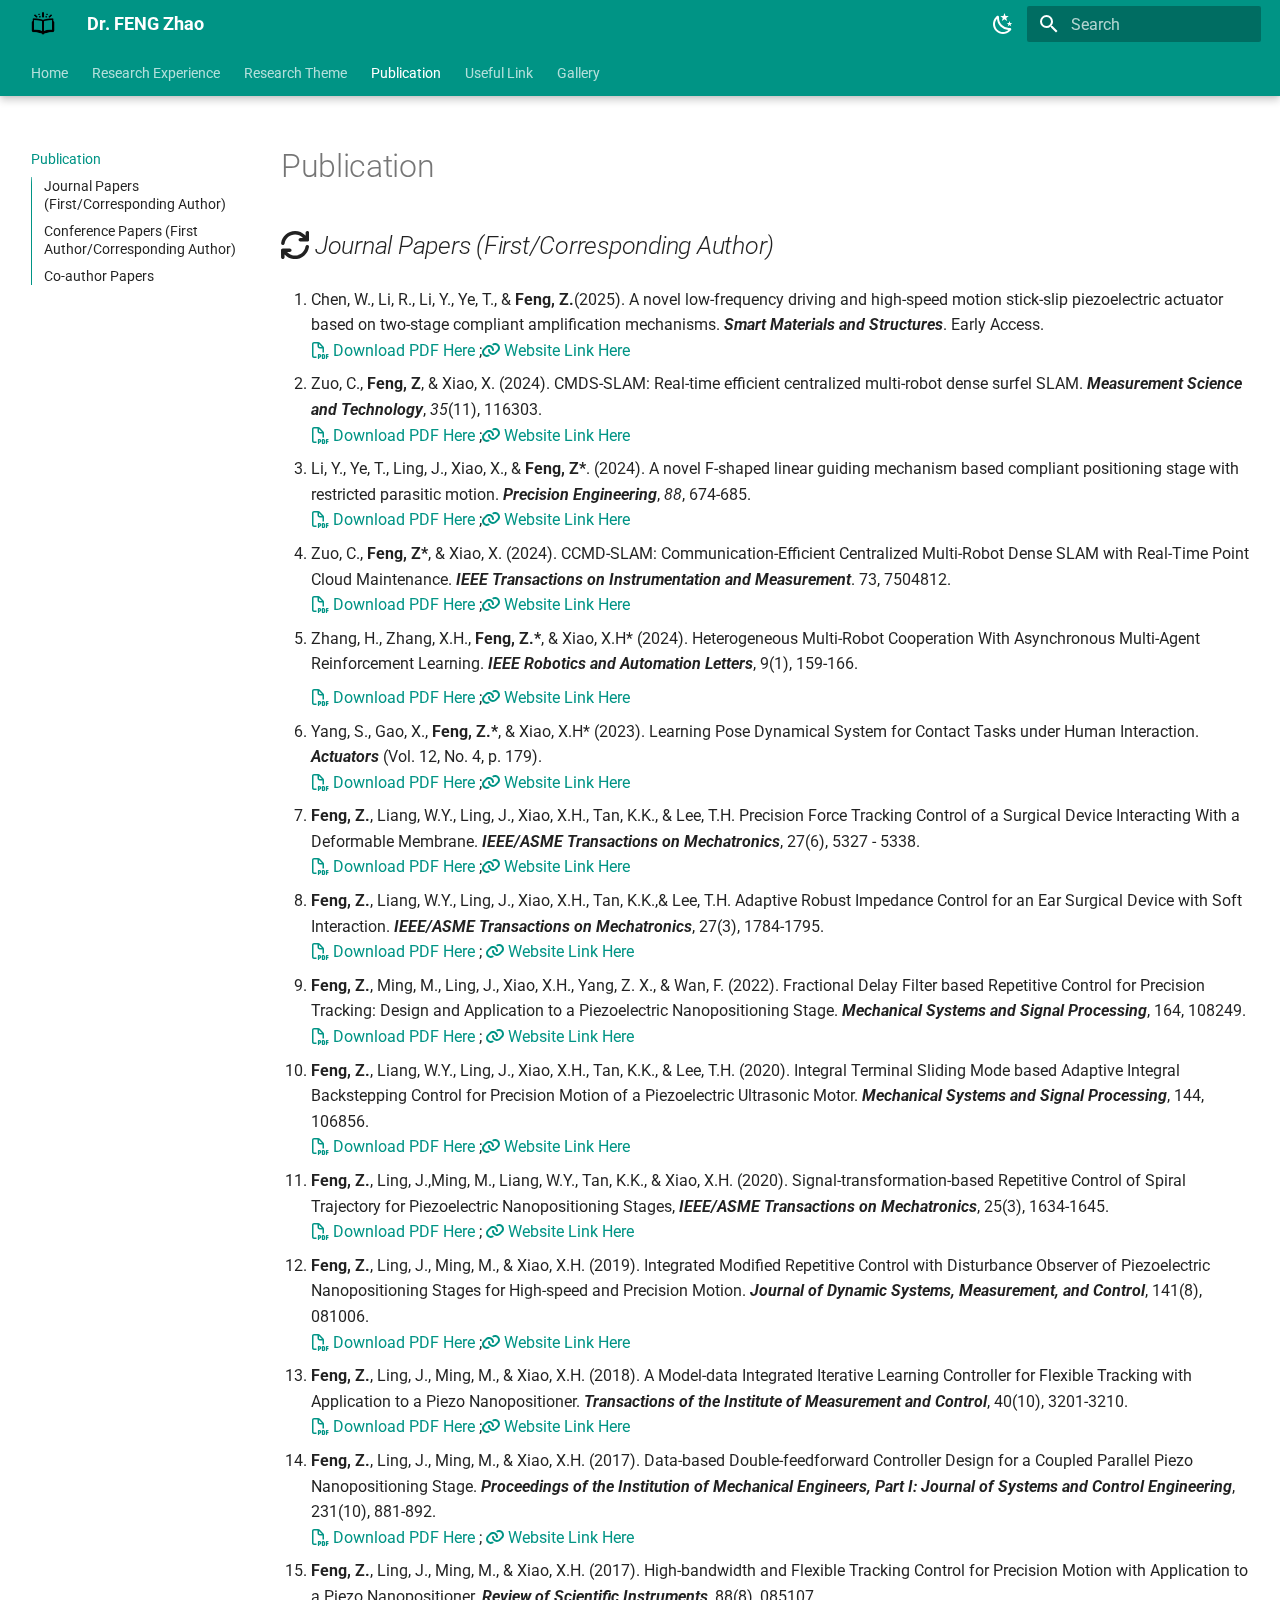
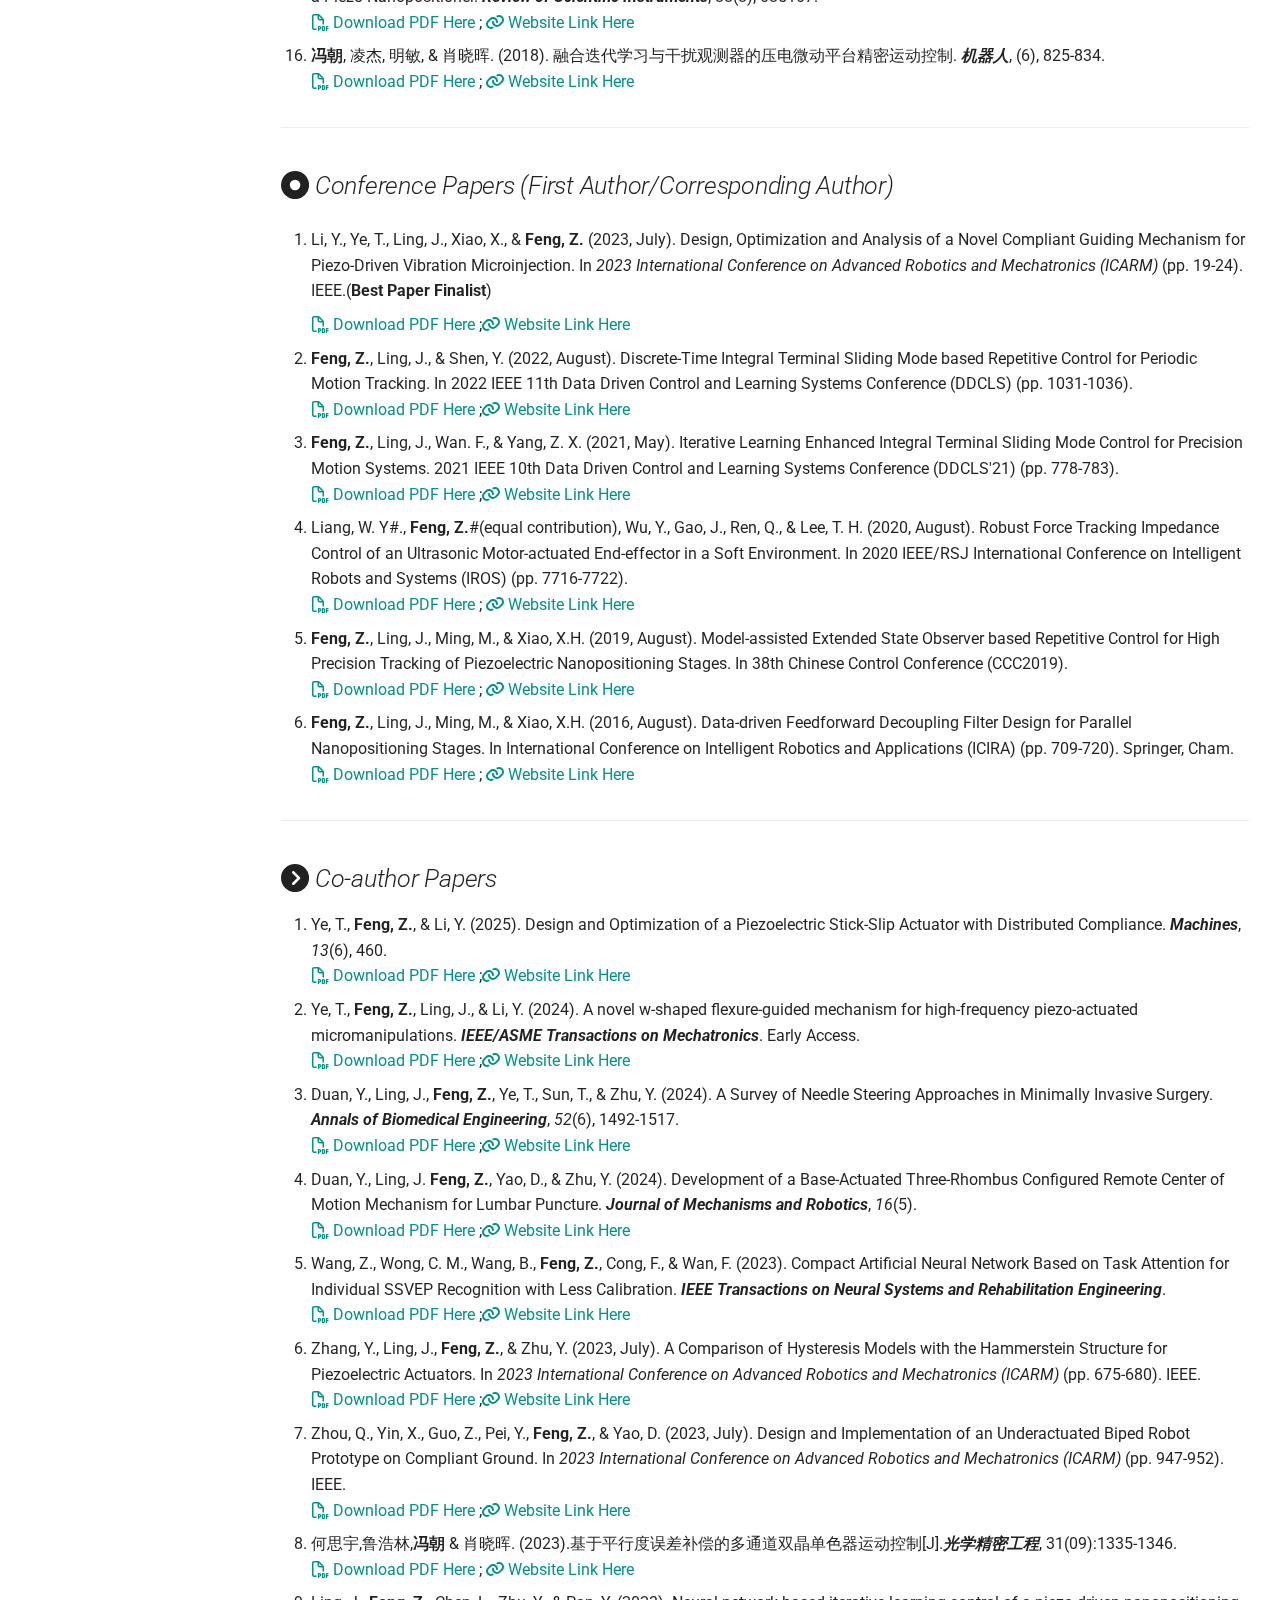
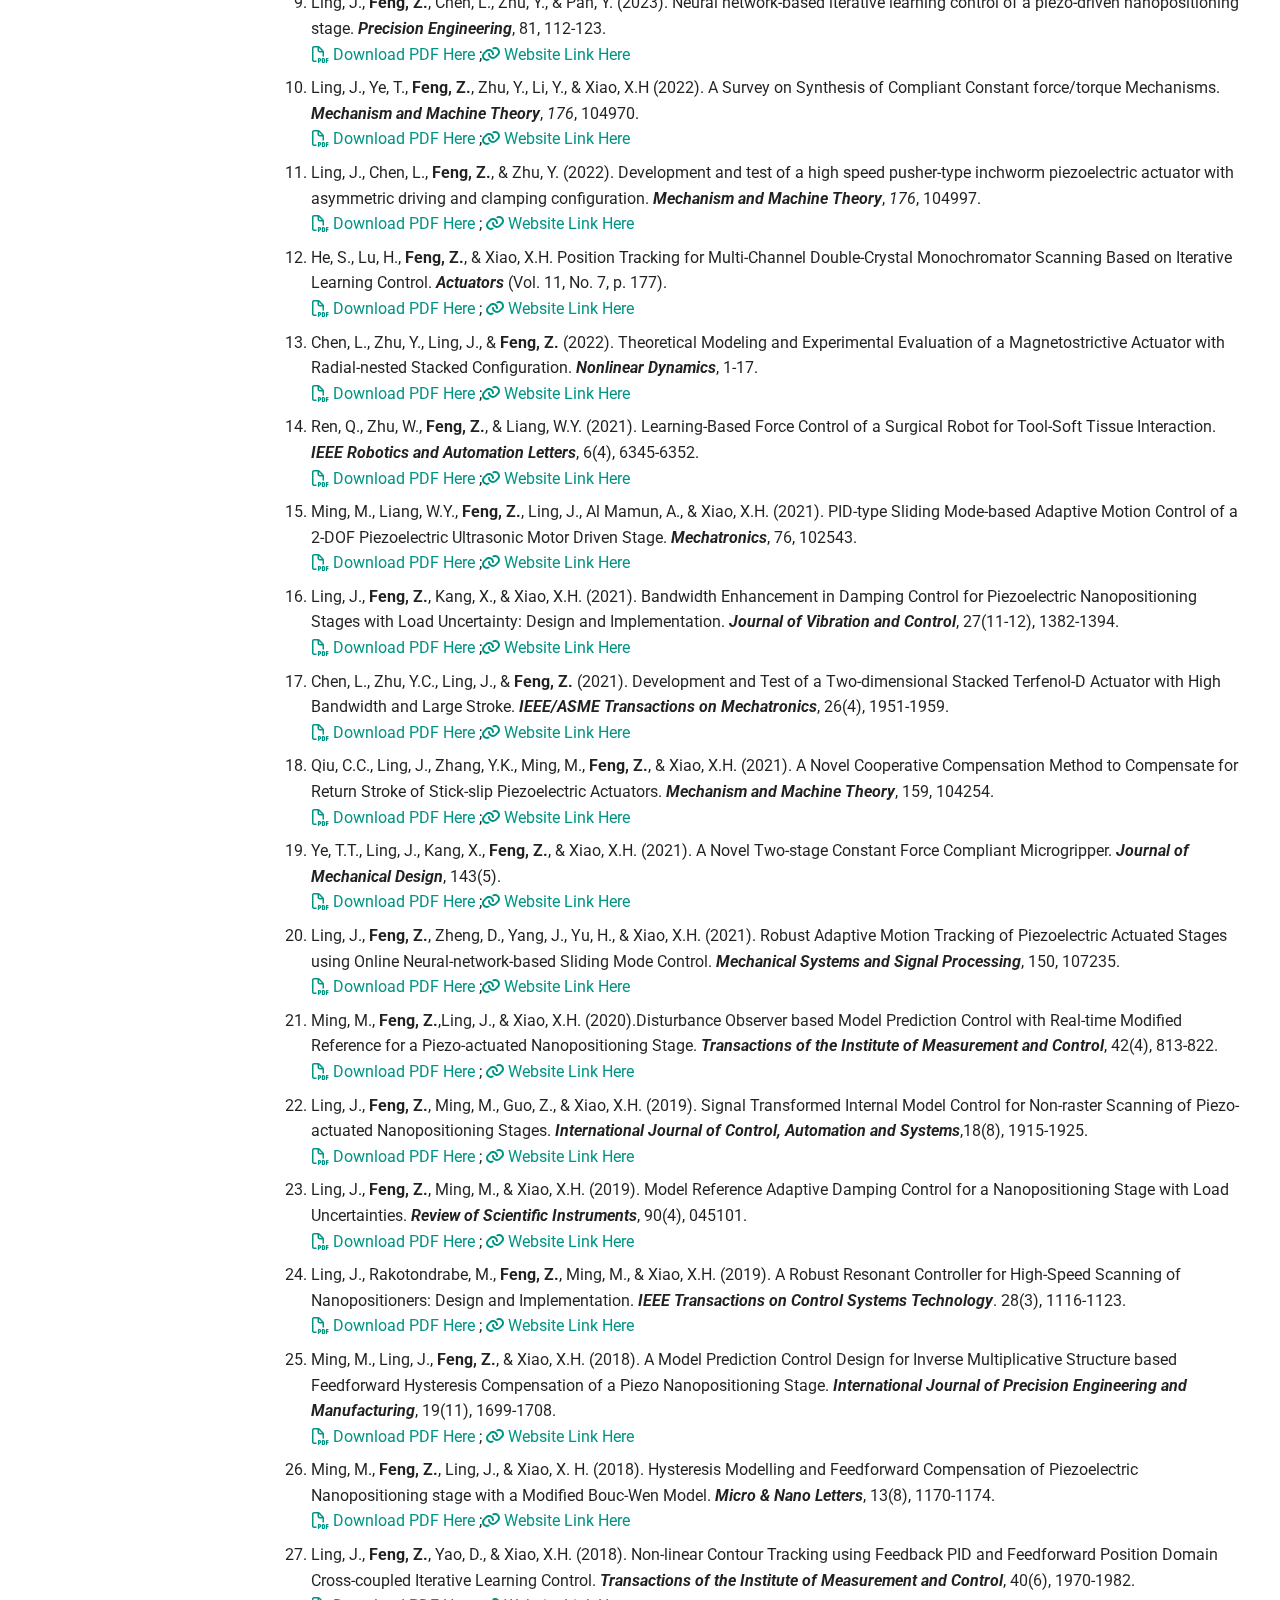
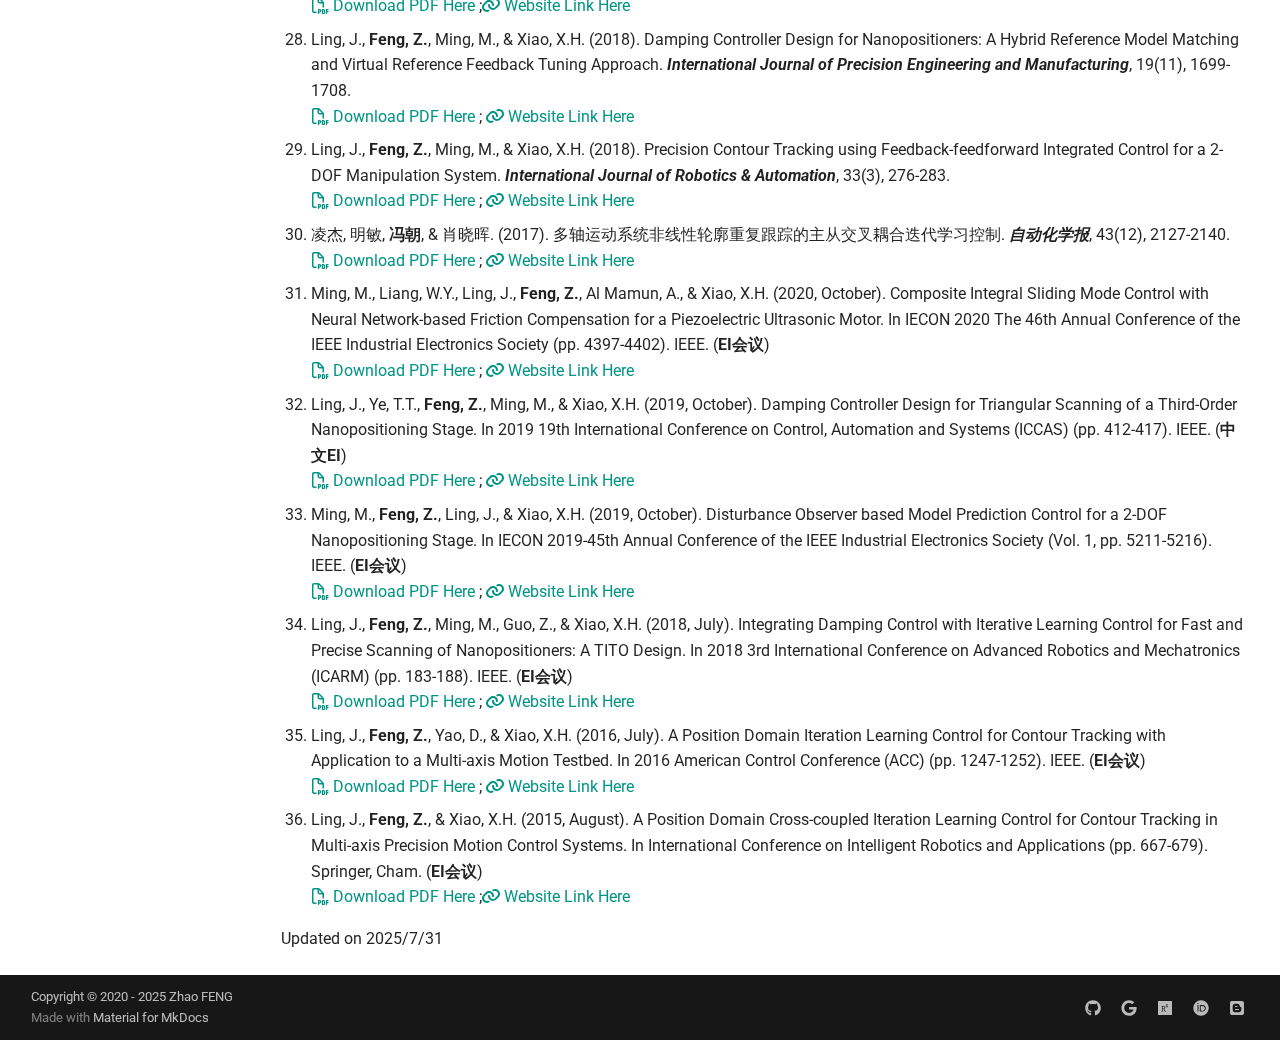
<file: publication2/index.html>
<!doctype html>
<html lang="en" class="no-js">
  <head>
    
      <meta charset="utf-8">
      <meta name="viewport" content="width=device-width,initial-scale=1">
      
      
      
      
        <link rel="prev" href="../research2/">
      
      
        <link rel="next" href="../link/">
      
      
      <link rel="icon" href="../assets/images/favicon.png">
      <meta name="generator" content="mkdocs-1.6.1, mkdocs-material-9.6.16">
    
    
      
        <title>Publication - Dr. FENG Zhao</title>
      
    
    
      <link rel="stylesheet" href="../assets/stylesheets/main.7e37652d.min.css">
      
        
        <link rel="stylesheet" href="../assets/stylesheets/palette.06af60db.min.css">
      
      


    
    
      
    
    
      
        
        
        <link rel="preconnect" href="https://fonts.gstatic.com" crossorigin>
        <link rel="stylesheet" href="https://fonts.googleapis.com/css?family=Roboto:300,300i,400,400i,700,700i%7CRoboto+Mono:400,400i,700,700i&display=fallback">
        <style>:root{--md-text-font:"Roboto";--md-code-font:"Roboto Mono"}</style>
      
    
    
      <link rel="stylesheet" href="../stylesheets/extra.css">
    
    <script>__md_scope=new URL("..",location),__md_hash=e=>[...e].reduce(((e,_)=>(e<<5)-e+_.charCodeAt(0)),0),__md_get=(e,_=localStorage,t=__md_scope)=>JSON.parse(_.getItem(t.pathname+"."+e)),__md_set=(e,_,t=localStorage,a=__md_scope)=>{try{t.setItem(a.pathname+"."+e,JSON.stringify(_))}catch(e){}}</script>
    
      

    
    
    
  </head>
  
  
    
    
      
    
    
    
    
    <body dir="ltr" data-md-color-scheme="default" data-md-color-primary="teal" data-md-color-accent="indigo">
  
    
    <input class="md-toggle" data-md-toggle="drawer" type="checkbox" id="__drawer" autocomplete="off">
    <input class="md-toggle" data-md-toggle="search" type="checkbox" id="__search" autocomplete="off">
    <label class="md-overlay" for="__drawer"></label>
    <div data-md-component="skip">
      
        
        <a href="#journal-papers-firstcorresponding-author" class="md-skip">
          Skip to content
        </a>
      
    </div>
    <div data-md-component="announce">
      
    </div>
    
    
      

  

<header class="md-header md-header--shadow md-header--lifted" data-md-component="header">
  <nav class="md-header__inner md-grid" aria-label="Header">
    <a href=".." title="Dr. FENG Zhao" class="md-header__button md-logo" aria-label="Dr. FENG Zhao" data-md-component="logo">
      
  <img src="../assets/icons8-storytelling-90.png" alt="logo">

    </a>
    <label class="md-header__button md-icon" for="__drawer">
      
      <svg xmlns="http://www.w3.org/2000/svg" viewBox="0 0 24 24"><path d="M3 6h18v2H3zm0 5h18v2H3zm0 5h18v2H3z"/></svg>
    </label>
    <div class="md-header__title" data-md-component="header-title">
      <div class="md-header__ellipsis">
        <div class="md-header__topic">
          <span class="md-ellipsis">
            Dr. FENG Zhao
          </span>
        </div>
        <div class="md-header__topic" data-md-component="header-topic">
          <span class="md-ellipsis">
            
              Publication
            
          </span>
        </div>
      </div>
    </div>
    
      
        <form class="md-header__option" data-md-component="palette">
  
    
    
    
    <input class="md-option" data-md-color-media="" data-md-color-scheme="default" data-md-color-primary="teal" data-md-color-accent="indigo"  aria-label="Switch to dark mode"  type="radio" name="__palette" id="__palette_0">
    
      <label class="md-header__button md-icon" title="Switch to dark mode" for="__palette_1" hidden>
        <svg xmlns="http://www.w3.org/2000/svg" viewBox="0 0 24 24"><path d="m17.75 4.09-2.53 1.94.91 3.06-2.63-1.81-2.63 1.81.91-3.06-2.53-1.94L12.44 4l1.06-3 1.06 3zm3.5 6.91-1.64 1.25.59 1.98-1.7-1.17-1.7 1.17.59-1.98L15.75 11l2.06-.05L18.5 9l.69 1.95zm-2.28 4.95c.83-.08 1.72 1.1 1.19 1.85-.32.45-.66.87-1.08 1.27C15.17 23 8.84 23 4.94 19.07c-3.91-3.9-3.91-10.24 0-14.14.4-.4.82-.76 1.27-1.08.75-.53 1.93.36 1.85 1.19-.27 2.86.69 5.83 2.89 8.02a9.96 9.96 0 0 0 8.02 2.89m-1.64 2.02a12.08 12.08 0 0 1-7.8-3.47c-2.17-2.19-3.33-5-3.49-7.82-2.81 3.14-2.7 7.96.31 10.98 3.02 3.01 7.84 3.12 10.98.31"/></svg>
      </label>
    
  
    
    
    
    <input class="md-option" data-md-color-media="" data-md-color-scheme="slate" data-md-color-primary="blue-grey" data-md-color-accent="indigo"  aria-label="Switch to light mode"  type="radio" name="__palette" id="__palette_1">
    
      <label class="md-header__button md-icon" title="Switch to light mode" for="__palette_0" hidden>
        <svg xmlns="http://www.w3.org/2000/svg" viewBox="0 0 24 24"><path d="M12 7a5 5 0 0 1 5 5 5 5 0 0 1-5 5 5 5 0 0 1-5-5 5 5 0 0 1 5-5m0 2a3 3 0 0 0-3 3 3 3 0 0 0 3 3 3 3 0 0 0 3-3 3 3 0 0 0-3-3m0-7 2.39 3.42C13.65 5.15 12.84 5 12 5s-1.65.15-2.39.42zM3.34 7l4.16-.35A7.2 7.2 0 0 0 5.94 8.5c-.44.74-.69 1.5-.83 2.29zm.02 10 1.76-3.77a7.131 7.131 0 0 0 2.38 4.14zM20.65 7l-1.77 3.79a7.02 7.02 0 0 0-2.38-4.15zm-.01 10-4.14.36c.59-.51 1.12-1.14 1.54-1.86.42-.73.69-1.5.83-2.29zM12 22l-2.41-3.44c.74.27 1.55.44 2.41.44.82 0 1.63-.17 2.37-.44z"/></svg>
      </label>
    
  
</form>
      
    
    
      <script>var palette=__md_get("__palette");if(palette&&palette.color){if("(prefers-color-scheme)"===palette.color.media){var media=matchMedia("(prefers-color-scheme: light)"),input=document.querySelector(media.matches?"[data-md-color-media='(prefers-color-scheme: light)']":"[data-md-color-media='(prefers-color-scheme: dark)']");palette.color.media=input.getAttribute("data-md-color-media"),palette.color.scheme=input.getAttribute("data-md-color-scheme"),palette.color.primary=input.getAttribute("data-md-color-primary"),palette.color.accent=input.getAttribute("data-md-color-accent")}for(var[key,value]of Object.entries(palette.color))document.body.setAttribute("data-md-color-"+key,value)}</script>
    
    
    
      
      
        <label class="md-header__button md-icon" for="__search">
          
          <svg xmlns="http://www.w3.org/2000/svg" viewBox="0 0 24 24"><path d="M9.5 3A6.5 6.5 0 0 1 16 9.5c0 1.61-.59 3.09-1.56 4.23l.27.27h.79l5 5-1.5 1.5-5-5v-.79l-.27-.27A6.52 6.52 0 0 1 9.5 16 6.5 6.5 0 0 1 3 9.5 6.5 6.5 0 0 1 9.5 3m0 2C7 5 5 7 5 9.5S7 14 9.5 14 14 12 14 9.5 12 5 9.5 5"/></svg>
        </label>
        <div class="md-search" data-md-component="search" role="dialog">
  <label class="md-search__overlay" for="__search"></label>
  <div class="md-search__inner" role="search">
    <form class="md-search__form" name="search">
      <input type="text" class="md-search__input" name="query" aria-label="Search" placeholder="Search" autocapitalize="off" autocorrect="off" autocomplete="off" spellcheck="false" data-md-component="search-query" required>
      <label class="md-search__icon md-icon" for="__search">
        
        <svg xmlns="http://www.w3.org/2000/svg" viewBox="0 0 24 24"><path d="M9.5 3A6.5 6.5 0 0 1 16 9.5c0 1.61-.59 3.09-1.56 4.23l.27.27h.79l5 5-1.5 1.5-5-5v-.79l-.27-.27A6.52 6.52 0 0 1 9.5 16 6.5 6.5 0 0 1 3 9.5 6.5 6.5 0 0 1 9.5 3m0 2C7 5 5 7 5 9.5S7 14 9.5 14 14 12 14 9.5 12 5 9.5 5"/></svg>
        
        <svg xmlns="http://www.w3.org/2000/svg" viewBox="0 0 24 24"><path d="M20 11v2H8l5.5 5.5-1.42 1.42L4.16 12l7.92-7.92L13.5 5.5 8 11z"/></svg>
      </label>
      <nav class="md-search__options" aria-label="Search">
        
        <button type="reset" class="md-search__icon md-icon" title="Clear" aria-label="Clear" tabindex="-1">
          
          <svg xmlns="http://www.w3.org/2000/svg" viewBox="0 0 24 24"><path d="M19 6.41 17.59 5 12 10.59 6.41 5 5 6.41 10.59 12 5 17.59 6.41 19 12 13.41 17.59 19 19 17.59 13.41 12z"/></svg>
        </button>
      </nav>
      
        <div class="md-search__suggest" data-md-component="search-suggest"></div>
      
    </form>
    <div class="md-search__output">
      <div class="md-search__scrollwrap" tabindex="0" data-md-scrollfix>
        <div class="md-search-result" data-md-component="search-result">
          <div class="md-search-result__meta">
            Initializing search
          </div>
          <ol class="md-search-result__list" role="presentation"></ol>
        </div>
      </div>
    </div>
  </div>
</div>
      
    
    
  </nav>
  
    
      
<nav class="md-tabs" aria-label="Tabs" data-md-component="tabs">
  <div class="md-grid">
    <ul class="md-tabs__list">
      
        
  
  
  
  
    <li class="md-tabs__item">
      <a href="../home/" class="md-tabs__link">
        
  
  
    
  
  Home

      </a>
    </li>
  

      
        
  
  
  
  
    <li class="md-tabs__item">
      <a href="../education2/" class="md-tabs__link">
        
  
  
    
  
  Research Experience

      </a>
    </li>
  

      
        
  
  
  
  
    <li class="md-tabs__item">
      <a href="../research2/" class="md-tabs__link">
        
  
  
    
  
  Research Theme

      </a>
    </li>
  

      
        
  
  
  
    
  
  
    <li class="md-tabs__item md-tabs__item--active">
      <a href="./" class="md-tabs__link">
        
  
  
    
  
  Publication

      </a>
    </li>
  

      
        
  
  
  
  
    <li class="md-tabs__item">
      <a href="../link/" class="md-tabs__link">
        
  
  
    
  
  Useful Link

      </a>
    </li>
  

      
        
  
  
  
  
    <li class="md-tabs__item">
      <a href="../gallery/" class="md-tabs__link">
        
  
  
    
  
  Gallery

      </a>
    </li>
  

      
    </ul>
  </div>
</nav>
    
  
</header>
    
    <div class="md-container" data-md-component="container">
      
      
        
      
      <main class="md-main" data-md-component="main">
        <div class="md-main__inner md-grid">
          
            
              
              <div class="md-sidebar md-sidebar--primary" data-md-component="sidebar" data-md-type="navigation" >
                <div class="md-sidebar__scrollwrap">
                  <div class="md-sidebar__inner">
                    


  


  

<nav class="md-nav md-nav--primary md-nav--lifted md-nav--integrated" aria-label="Navigation" data-md-level="0">
  <label class="md-nav__title" for="__drawer">
    <a href=".." title="Dr. FENG Zhao" class="md-nav__button md-logo" aria-label="Dr. FENG Zhao" data-md-component="logo">
      
  <img src="../assets/icons8-storytelling-90.png" alt="logo">

    </a>
    Dr. FENG Zhao
  </label>
  
  <ul class="md-nav__list" data-md-scrollfix>
    
      
      
  
  
  
  
    <li class="md-nav__item">
      <a href="../home/" class="md-nav__link">
        
  
  
  <span class="md-ellipsis">
    Home
    
  </span>
  

      </a>
    </li>
  

    
      
      
  
  
  
  
    <li class="md-nav__item">
      <a href="../education2/" class="md-nav__link">
        
  
  
  <span class="md-ellipsis">
    Research Experience
    
  </span>
  

      </a>
    </li>
  

    
      
      
  
  
  
  
    <li class="md-nav__item">
      <a href="../research2/" class="md-nav__link">
        
  
  
  <span class="md-ellipsis">
    Research Theme
    
  </span>
  

      </a>
    </li>
  

    
      
      
  
  
    
  
  
  
    <li class="md-nav__item md-nav__item--active">
      
      <input class="md-nav__toggle md-toggle" type="checkbox" id="__toc">
      
      
      
        <label class="md-nav__link md-nav__link--active" for="__toc">
          
  
  
  <span class="md-ellipsis">
    Publication
    
  </span>
  

          <span class="md-nav__icon md-icon"></span>
        </label>
      
      <a href="./" class="md-nav__link md-nav__link--active">
        
  
  
  <span class="md-ellipsis">
    Publication
    
  </span>
  

      </a>
      
        

<nav class="md-nav md-nav--secondary" aria-label="Table of contents">
  
  
  
  
    <label class="md-nav__title" for="__toc">
      <span class="md-nav__icon md-icon"></span>
      Table of contents
    </label>
    <ul class="md-nav__list" data-md-component="toc" data-md-scrollfix>
      
        <li class="md-nav__item">
  <a href="#journal-papers-firstcorresponding-author" class="md-nav__link">
    <span class="md-ellipsis">
      Journal Papers (First/Corresponding Author)
    </span>
  </a>
  
</li>
      
        <li class="md-nav__item">
  <a href="#conference-papers-first-authorcorresponding-author" class="md-nav__link">
    <span class="md-ellipsis">
      Conference Papers (First Author/Corresponding Author)
    </span>
  </a>
  
</li>
      
        <li class="md-nav__item">
  <a href="#co-author-papers" class="md-nav__link">
    <span class="md-ellipsis">
      Co-author Papers
    </span>
  </a>
  
</li>
      
    </ul>
  
</nav>
      
    </li>
  

    
      
      
  
  
  
  
    <li class="md-nav__item">
      <a href="../link/" class="md-nav__link">
        
  
  
  <span class="md-ellipsis">
    Useful Link
    
  </span>
  

      </a>
    </li>
  

    
      
      
  
  
  
  
    <li class="md-nav__item">
      <a href="../gallery/" class="md-nav__link">
        
  
  
  <span class="md-ellipsis">
    Gallery
    
  </span>
  

      </a>
    </li>
  

    
  </ul>
</nav>
                  </div>
                </div>
              </div>
            
            
          
          
            <div class="md-content" data-md-component="content">
              <article class="md-content__inner md-typeset">
                
                  



  <h1>Publication</h1>

<h2 id="journal-papers-firstcorresponding-author"><span class="twemoji"><svg xmlns="http://www.w3.org/2000/svg" viewBox="0 0 512 512"><!--! Font Awesome Free 7.0.0 by @fontawesome - https://fontawesome.com License - https://fontawesome.com/license/free (Icons: CC BY 4.0, Fonts: SIL OFL 1.1, Code: MIT License) Copyright 2025 Fonticons, Inc.--><path fill="currentColor" d="M65.9 228.5C79.2 135.5 159.3 64 256 64c53 0 101 21.5 135.8 56.2l.6.6 7.6 7.2h-47.9c-17.7 0-32 14.3-32 32s14.3 32 32 32h128c17.7 0 32-14.3 32-32V32c0-17.7-14.3-32-32-32s-32 14.3-32 32v53.4l-11.3-10.7C390.5 28.6 326.5 0 256 0 127 0 20.3 95.4 2.6 219.5c-2.5 17.5 9.6 33.7 27.1 36.2s33.7-9.7 36.2-27.1zm443.5 64c2.5-17.5-9.7-33.7-27.1-36.2s-33.7 9.7-36.2 27.1c-13.3 93-93.4 164.5-190.1 164.5-53 0-101-21.5-135.8-56.2l-.6-.6-7.6-7.2h47.9c17.7 0 32-14.3 32-32s-14.3-32-32-32L32 320c-8.5 0-16.7 3.4-22.7 9.5S-.1 343.7 0 352.3l1 127c.1 17.7 14.6 31.9 32.3 31.7s31.9-14.6 31.7-32.3l-.4-51.5 10.7 10.1C121.6 483.4 185.5 512 256 512c129 0 235.7-95.4 253.4-219.5"/></svg></span> <em>Journal Papers (First/Corresponding Author)</em></h2>
<ol>
<li>
<p>Chen, W., Li, R., Li, Y., Ye, T., &amp; <strong>Feng, Z.</strong>(2025). A novel low-frequency driving and high-speed motion stick-slip piezoelectric actuator based on two-stage compliant amplification mechanisms. <strong><em>Smart Materials and Structures</em></strong>. Early Access. <br /><a href="../pdf/SMS-2025-stickslip.pdf"><span class="twemoji"><svg xmlns="http://www.w3.org/2000/svg" viewBox="0 0 576 512"><!--! Font Awesome Free 7.0.0 by @fontawesome - https://fontawesome.com License - https://fontawesome.com/license/free (Icons: CC BY 4.0, Fonts: SIL OFL 1.1, Code: MIT License) Copyright 2025 Fonticons, Inc.--><path fill="currentColor" d="M208 48H96c-8.8 0-16 7.2-16 16v384c0 8.8 7.2 16 16 16h80v48H96c-35.3 0-64-28.7-64-64V64C32 28.7 60.7 0 96 0h133.5c17 0 33.3 6.7 45.3 18.7l122.5 122.6c12 12 18.7 28.3 18.7 45.3v149.5h-48v-128h-88c-39.8 0-72-32.2-72-72v-88zm140.1 112L256 67.9V136c0 13.3 10.7 24 24 24zM240 380h32c33.1 0 60 26.9 60 60s-26.9 60-60 60h-12v28c0 11-9 20-20 20s-20-9-20-20V400c0-11 9-20 20-20m32 80c11 0 20-9 20-20s-9-20-20-20h-12v40zm96-80h32c28.7 0 52 23.3 52 52v64c0 28.7-23.3 52-52 52h-32c-11 0-20-9-20-20V400c0-11 9-20 20-20m32 128c6.6 0 12-5.4 12-12v-64c0-6.6-5.4-12-12-12h-12v88zm76-108c0-11 9-20 20-20h48c11 0 20 9 20 20s-9 20-20 20h-28v24h28c11 0 20 9 20 20s-9 20-20 20h-28v44c0 11-9 20-20 20s-20-9-20-20z"/></svg></span> Download PDF Here </a> ;<a href="https://iopscience.iop.org/article/10.1088/1361-665X/ade74f/meta"><span class="twemoji"><svg xmlns="http://www.w3.org/2000/svg" viewBox="0 0 576 512"><!--! Font Awesome Free 7.0.0 by @fontawesome - https://fontawesome.com License - https://fontawesome.com/license/free (Icons: CC BY 4.0, Fonts: SIL OFL 1.1, Code: MIT License) Copyright 2025 Fonticons, Inc.--><path fill="currentColor" d="M419.5 96c-16.6 0-32.7 4.5-46.8 12.7-15.8-16-34.2-29.4-54.5-39.5 28.2-24 64.1-37.2 101.3-37.2C505.9 32 576 102 576 188.5c0 41.5-16.5 81.3-45.8 110.6l-71.1 71.1C429.8 399.5 390 416 348.5 416 262.1 416 192 346 192 259.5c0-1.5 0-3 .1-4.5.5-17.7 15.2-31.6 32.9-31.1s31.6 15.2 31.1 32.9v2.6c0 51.1 41.4 92.5 92.5 92.5 24.5 0 48-9.7 65.4-27.1l71.1-71.1c17.3-17.3 27.1-40.9 27.1-65.4 0-51.1-41.4-92.5-92.5-92.5zm-144.3 77.3c-1.9-.8-3.8-1.9-5.5-3.1-12.6-6.5-27-10.2-42.1-10.2-24.5 0-48 9.7-65.4 27.1l-71.1 71.1C73.8 275.5 64 299.1 64 323.6c0 51.1 41.4 92.5 92.5 92.5 16.5 0 32.6-4.4 46.7-12.6 15.8 16 34.2 29.4 54.6 39.5-28.2 23.9-64 37.2-101.3 37.2C70.1 480.2 0 410.2 0 323.7c0-41.5 16.5-81.3 45.8-110.6l71.1-71.1c29.3-29.3 69.1-45.8 110.6-45.8 86.6 0 156.5 70.6 156.5 156.9v3.9c-.4 17.7-15.1 31.6-32.8 31.2s-31.6-15.1-31.2-32.8v-2.3c0-33.7-18-63.3-44.8-79.6z"/></svg></span> Website Link Here</a></p>
</li>
<li>
<p>Zuo, C., <strong>Feng, Z</strong>, &amp; Xiao, X. (2024). CMDS-SLAM: Real-time efficient centralized multi-robot dense surfel SLAM. <strong><em>Measurement Science and Technology</em></strong>, <em>35</em>(11), 116303.<br /><a href="../pdf/MST-2024-SLAM.pdf"><span class="twemoji"><svg xmlns="http://www.w3.org/2000/svg" viewBox="0 0 576 512"><!--! Font Awesome Free 7.0.0 by @fontawesome - https://fontawesome.com License - https://fontawesome.com/license/free (Icons: CC BY 4.0, Fonts: SIL OFL 1.1, Code: MIT License) Copyright 2025 Fonticons, Inc.--><path fill="currentColor" d="M208 48H96c-8.8 0-16 7.2-16 16v384c0 8.8 7.2 16 16 16h80v48H96c-35.3 0-64-28.7-64-64V64C32 28.7 60.7 0 96 0h133.5c17 0 33.3 6.7 45.3 18.7l122.5 122.6c12 12 18.7 28.3 18.7 45.3v149.5h-48v-128h-88c-39.8 0-72-32.2-72-72v-88zm140.1 112L256 67.9V136c0 13.3 10.7 24 24 24zM240 380h32c33.1 0 60 26.9 60 60s-26.9 60-60 60h-12v28c0 11-9 20-20 20s-20-9-20-20V400c0-11 9-20 20-20m32 80c11 0 20-9 20-20s-9-20-20-20h-12v40zm96-80h32c28.7 0 52 23.3 52 52v64c0 28.7-23.3 52-52 52h-32c-11 0-20-9-20-20V400c0-11 9-20 20-20m32 128c6.6 0 12-5.4 12-12v-64c0-6.6-5.4-12-12-12h-12v88zm76-108c0-11 9-20 20-20h48c11 0 20 9 20 20s-9 20-20 20h-28v24h28c11 0 20 9 20 20s-9 20-20 20h-28v44c0 11-9 20-20 20s-20-9-20-20z"/></svg></span> Download PDF Here </a> ;<a href="https://iopscience.iop.org/article/10.1088/1361-6501/ad64fa/meta"><span class="twemoji"><svg xmlns="http://www.w3.org/2000/svg" viewBox="0 0 576 512"><!--! Font Awesome Free 7.0.0 by @fontawesome - https://fontawesome.com License - https://fontawesome.com/license/free (Icons: CC BY 4.0, Fonts: SIL OFL 1.1, Code: MIT License) Copyright 2025 Fonticons, Inc.--><path fill="currentColor" d="M419.5 96c-16.6 0-32.7 4.5-46.8 12.7-15.8-16-34.2-29.4-54.5-39.5 28.2-24 64.1-37.2 101.3-37.2C505.9 32 576 102 576 188.5c0 41.5-16.5 81.3-45.8 110.6l-71.1 71.1C429.8 399.5 390 416 348.5 416 262.1 416 192 346 192 259.5c0-1.5 0-3 .1-4.5.5-17.7 15.2-31.6 32.9-31.1s31.6 15.2 31.1 32.9v2.6c0 51.1 41.4 92.5 92.5 92.5 24.5 0 48-9.7 65.4-27.1l71.1-71.1c17.3-17.3 27.1-40.9 27.1-65.4 0-51.1-41.4-92.5-92.5-92.5zm-144.3 77.3c-1.9-.8-3.8-1.9-5.5-3.1-12.6-6.5-27-10.2-42.1-10.2-24.5 0-48 9.7-65.4 27.1l-71.1 71.1C73.8 275.5 64 299.1 64 323.6c0 51.1 41.4 92.5 92.5 92.5 16.5 0 32.6-4.4 46.7-12.6 15.8 16 34.2 29.4 54.6 39.5-28.2 23.9-64 37.2-101.3 37.2C70.1 480.2 0 410.2 0 323.7c0-41.5 16.5-81.3 45.8-110.6l71.1-71.1c29.3-29.3 69.1-45.8 110.6-45.8 86.6 0 156.5 70.6 156.5 156.9v3.9c-.4 17.7-15.1 31.6-32.8 31.2s-31.6-15.1-31.2-32.8v-2.3c0-33.7-18-63.3-44.8-79.6z"/></svg></span> Website Link Here</a></p>
</li>
<li>
<p>Li, Y., Ye, T., Ling, J., Xiao, X., &amp; <strong>Feng, Z*</strong>. (2024). A novel F-shaped linear guiding mechanism based compliant positioning stage with restricted parasitic motion. <strong><em>Precision Engineering</em></strong>, <em>88</em>, 674-685. <br /><a href="../pdf/PRE-2024-CM.pdf"><span class="twemoji"><svg xmlns="http://www.w3.org/2000/svg" viewBox="0 0 576 512"><!--! Font Awesome Free 7.0.0 by @fontawesome - https://fontawesome.com License - https://fontawesome.com/license/free (Icons: CC BY 4.0, Fonts: SIL OFL 1.1, Code: MIT License) Copyright 2025 Fonticons, Inc.--><path fill="currentColor" d="M208 48H96c-8.8 0-16 7.2-16 16v384c0 8.8 7.2 16 16 16h80v48H96c-35.3 0-64-28.7-64-64V64C32 28.7 60.7 0 96 0h133.5c17 0 33.3 6.7 45.3 18.7l122.5 122.6c12 12 18.7 28.3 18.7 45.3v149.5h-48v-128h-88c-39.8 0-72-32.2-72-72v-88zm140.1 112L256 67.9V136c0 13.3 10.7 24 24 24zM240 380h32c33.1 0 60 26.9 60 60s-26.9 60-60 60h-12v28c0 11-9 20-20 20s-20-9-20-20V400c0-11 9-20 20-20m32 80c11 0 20-9 20-20s-9-20-20-20h-12v40zm96-80h32c28.7 0 52 23.3 52 52v64c0 28.7-23.3 52-52 52h-32c-11 0-20-9-20-20V400c0-11 9-20 20-20m32 128c6.6 0 12-5.4 12-12v-64c0-6.6-5.4-12-12-12h-12v88zm76-108c0-11 9-20 20-20h48c11 0 20 9 20 20s-9 20-20 20h-28v24h28c11 0 20 9 20 20s-9 20-20 20h-28v44c0 11-9 20-20 20s-20-9-20-20z"/></svg></span> Download PDF Here </a> ;<a href="https://www.sciencedirect.com/science/article/pii/S0141635924000783"><span class="twemoji"><svg xmlns="http://www.w3.org/2000/svg" viewBox="0 0 576 512"><!--! Font Awesome Free 7.0.0 by @fontawesome - https://fontawesome.com License - https://fontawesome.com/license/free (Icons: CC BY 4.0, Fonts: SIL OFL 1.1, Code: MIT License) Copyright 2025 Fonticons, Inc.--><path fill="currentColor" d="M419.5 96c-16.6 0-32.7 4.5-46.8 12.7-15.8-16-34.2-29.4-54.5-39.5 28.2-24 64.1-37.2 101.3-37.2C505.9 32 576 102 576 188.5c0 41.5-16.5 81.3-45.8 110.6l-71.1 71.1C429.8 399.5 390 416 348.5 416 262.1 416 192 346 192 259.5c0-1.5 0-3 .1-4.5.5-17.7 15.2-31.6 32.9-31.1s31.6 15.2 31.1 32.9v2.6c0 51.1 41.4 92.5 92.5 92.5 24.5 0 48-9.7 65.4-27.1l71.1-71.1c17.3-17.3 27.1-40.9 27.1-65.4 0-51.1-41.4-92.5-92.5-92.5zm-144.3 77.3c-1.9-.8-3.8-1.9-5.5-3.1-12.6-6.5-27-10.2-42.1-10.2-24.5 0-48 9.7-65.4 27.1l-71.1 71.1C73.8 275.5 64 299.1 64 323.6c0 51.1 41.4 92.5 92.5 92.5 16.5 0 32.6-4.4 46.7-12.6 15.8 16 34.2 29.4 54.6 39.5-28.2 23.9-64 37.2-101.3 37.2C70.1 480.2 0 410.2 0 323.7c0-41.5 16.5-81.3 45.8-110.6l71.1-71.1c29.3-29.3 69.1-45.8 110.6-45.8 86.6 0 156.5 70.6 156.5 156.9v3.9c-.4 17.7-15.1 31.6-32.8 31.2s-31.6-15.1-31.2-32.8v-2.3c0-33.7-18-63.3-44.8-79.6z"/></svg></span> Website Link Here</a></p>
</li>
<li>
<p>Zuo, C., <strong>Feng, Z*</strong>, &amp; Xiao, X. (2024). CCMD-SLAM: Communication-Efficient Centralized Multi-Robot Dense SLAM with Real-Time Point Cloud Maintenance. <strong><em>IEEE Transactions on Instrumentation and Measurement</em></strong>. 73, 7504812. <br /><a href="../pdf/TIM-2024-SLAM.pdf"><span class="twemoji"><svg xmlns="http://www.w3.org/2000/svg" viewBox="0 0 576 512"><!--! Font Awesome Free 7.0.0 by @fontawesome - https://fontawesome.com License - https://fontawesome.com/license/free (Icons: CC BY 4.0, Fonts: SIL OFL 1.1, Code: MIT License) Copyright 2025 Fonticons, Inc.--><path fill="currentColor" d="M208 48H96c-8.8 0-16 7.2-16 16v384c0 8.8 7.2 16 16 16h80v48H96c-35.3 0-64-28.7-64-64V64C32 28.7 60.7 0 96 0h133.5c17 0 33.3 6.7 45.3 18.7l122.5 122.6c12 12 18.7 28.3 18.7 45.3v149.5h-48v-128h-88c-39.8 0-72-32.2-72-72v-88zm140.1 112L256 67.9V136c0 13.3 10.7 24 24 24zM240 380h32c33.1 0 60 26.9 60 60s-26.9 60-60 60h-12v28c0 11-9 20-20 20s-20-9-20-20V400c0-11 9-20 20-20m32 80c11 0 20-9 20-20s-9-20-20-20h-12v40zm96-80h32c28.7 0 52 23.3 52 52v64c0 28.7-23.3 52-52 52h-32c-11 0-20-9-20-20V400c0-11 9-20 20-20m32 128c6.6 0 12-5.4 12-12v-64c0-6.6-5.4-12-12-12h-12v88zm76-108c0-11 9-20 20-20h48c11 0 20 9 20 20s-9 20-20 20h-28v24h28c11 0 20 9 20 20s-9 20-20 20h-28v44c0 11-9 20-20 20s-20-9-20-20z"/></svg></span> Download PDF Here </a> ;<a href="https://ieeexplore.ieee.org/abstract/document/10530544"><span class="twemoji"><svg xmlns="http://www.w3.org/2000/svg" viewBox="0 0 576 512"><!--! Font Awesome Free 7.0.0 by @fontawesome - https://fontawesome.com License - https://fontawesome.com/license/free (Icons: CC BY 4.0, Fonts: SIL OFL 1.1, Code: MIT License) Copyright 2025 Fonticons, Inc.--><path fill="currentColor" d="M419.5 96c-16.6 0-32.7 4.5-46.8 12.7-15.8-16-34.2-29.4-54.5-39.5 28.2-24 64.1-37.2 101.3-37.2C505.9 32 576 102 576 188.5c0 41.5-16.5 81.3-45.8 110.6l-71.1 71.1C429.8 399.5 390 416 348.5 416 262.1 416 192 346 192 259.5c0-1.5 0-3 .1-4.5.5-17.7 15.2-31.6 32.9-31.1s31.6 15.2 31.1 32.9v2.6c0 51.1 41.4 92.5 92.5 92.5 24.5 0 48-9.7 65.4-27.1l71.1-71.1c17.3-17.3 27.1-40.9 27.1-65.4 0-51.1-41.4-92.5-92.5-92.5zm-144.3 77.3c-1.9-.8-3.8-1.9-5.5-3.1-12.6-6.5-27-10.2-42.1-10.2-24.5 0-48 9.7-65.4 27.1l-71.1 71.1C73.8 275.5 64 299.1 64 323.6c0 51.1 41.4 92.5 92.5 92.5 16.5 0 32.6-4.4 46.7-12.6 15.8 16 34.2 29.4 54.6 39.5-28.2 23.9-64 37.2-101.3 37.2C70.1 480.2 0 410.2 0 323.7c0-41.5 16.5-81.3 45.8-110.6l71.1-71.1c29.3-29.3 69.1-45.8 110.6-45.8 86.6 0 156.5 70.6 156.5 156.9v3.9c-.4 17.7-15.1 31.6-32.8 31.2s-31.6-15.1-31.2-32.8v-2.3c0-33.7-18-63.3-44.8-79.6z"/></svg></span> Website Link Here</a></p>
</li>
<li>
<p>Zhang, H., Zhang, X.H., <strong>Feng, Z.*</strong>, &amp; Xiao, X.H* (2024). Heterogeneous Multi-Robot Cooperation With Asynchronous Multi-Agent Reinforcement Learning.  <strong><em>IEEE Robotics and Automation Letters</em></strong>, 9(1), 159-166.  <br /></p>
<p><a href="../pdf/RAL-2023-RL.pdf"><span class="twemoji"><svg xmlns="http://www.w3.org/2000/svg" viewBox="0 0 576 512"><!--! Font Awesome Free 7.0.0 by @fontawesome - https://fontawesome.com License - https://fontawesome.com/license/free (Icons: CC BY 4.0, Fonts: SIL OFL 1.1, Code: MIT License) Copyright 2025 Fonticons, Inc.--><path fill="currentColor" d="M208 48H96c-8.8 0-16 7.2-16 16v384c0 8.8 7.2 16 16 16h80v48H96c-35.3 0-64-28.7-64-64V64C32 28.7 60.7 0 96 0h133.5c17 0 33.3 6.7 45.3 18.7l122.5 122.6c12 12 18.7 28.3 18.7 45.3v149.5h-48v-128h-88c-39.8 0-72-32.2-72-72v-88zm140.1 112L256 67.9V136c0 13.3 10.7 24 24 24zM240 380h32c33.1 0 60 26.9 60 60s-26.9 60-60 60h-12v28c0 11-9 20-20 20s-20-9-20-20V400c0-11 9-20 20-20m32 80c11 0 20-9 20-20s-9-20-20-20h-12v40zm96-80h32c28.7 0 52 23.3 52 52v64c0 28.7-23.3 52-52 52h-32c-11 0-20-9-20-20V400c0-11 9-20 20-20m32 128c6.6 0 12-5.4 12-12v-64c0-6.6-5.4-12-12-12h-12v88zm76-108c0-11 9-20 20-20h48c11 0 20 9 20 20s-9 20-20 20h-28v24h28c11 0 20 9 20 20s-9 20-20 20h-28v44c0 11-9 20-20 20s-20-9-20-20z"/></svg></span> Download PDF Here </a> ;<a href="https://ieeexplore.ieee.org/abstract/document/10301527/"><span class="twemoji"><svg xmlns="http://www.w3.org/2000/svg" viewBox="0 0 576 512"><!--! Font Awesome Free 7.0.0 by @fontawesome - https://fontawesome.com License - https://fontawesome.com/license/free (Icons: CC BY 4.0, Fonts: SIL OFL 1.1, Code: MIT License) Copyright 2025 Fonticons, Inc.--><path fill="currentColor" d="M419.5 96c-16.6 0-32.7 4.5-46.8 12.7-15.8-16-34.2-29.4-54.5-39.5 28.2-24 64.1-37.2 101.3-37.2C505.9 32 576 102 576 188.5c0 41.5-16.5 81.3-45.8 110.6l-71.1 71.1C429.8 399.5 390 416 348.5 416 262.1 416 192 346 192 259.5c0-1.5 0-3 .1-4.5.5-17.7 15.2-31.6 32.9-31.1s31.6 15.2 31.1 32.9v2.6c0 51.1 41.4 92.5 92.5 92.5 24.5 0 48-9.7 65.4-27.1l71.1-71.1c17.3-17.3 27.1-40.9 27.1-65.4 0-51.1-41.4-92.5-92.5-92.5zm-144.3 77.3c-1.9-.8-3.8-1.9-5.5-3.1-12.6-6.5-27-10.2-42.1-10.2-24.5 0-48 9.7-65.4 27.1l-71.1 71.1C73.8 275.5 64 299.1 64 323.6c0 51.1 41.4 92.5 92.5 92.5 16.5 0 32.6-4.4 46.7-12.6 15.8 16 34.2 29.4 54.6 39.5-28.2 23.9-64 37.2-101.3 37.2C70.1 480.2 0 410.2 0 323.7c0-41.5 16.5-81.3 45.8-110.6l71.1-71.1c29.3-29.3 69.1-45.8 110.6-45.8 86.6 0 156.5 70.6 156.5 156.9v3.9c-.4 17.7-15.1 31.6-32.8 31.2s-31.6-15.1-31.2-32.8v-2.3c0-33.7-18-63.3-44.8-79.6z"/></svg></span> Website Link Here</a></p>
</li>
<li>
<p>Yang, S., Gao, X., <strong>Feng, Z.*</strong>, &amp; Xiao, X.H* (2023). Learning Pose Dynamical System for Contact Tasks under Human Interaction.  <strong><em>Actuators</em></strong> (Vol. 12, No. 4, p. 179). <br />  <a href="../pdf/Actuators-2023-Learning.pdf"><span class="twemoji"><svg xmlns="http://www.w3.org/2000/svg" viewBox="0 0 576 512"><!--! Font Awesome Free 7.0.0 by @fontawesome - https://fontawesome.com License - https://fontawesome.com/license/free (Icons: CC BY 4.0, Fonts: SIL OFL 1.1, Code: MIT License) Copyright 2025 Fonticons, Inc.--><path fill="currentColor" d="M208 48H96c-8.8 0-16 7.2-16 16v384c0 8.8 7.2 16 16 16h80v48H96c-35.3 0-64-28.7-64-64V64C32 28.7 60.7 0 96 0h133.5c17 0 33.3 6.7 45.3 18.7l122.5 122.6c12 12 18.7 28.3 18.7 45.3v149.5h-48v-128h-88c-39.8 0-72-32.2-72-72v-88zm140.1 112L256 67.9V136c0 13.3 10.7 24 24 24zM240 380h32c33.1 0 60 26.9 60 60s-26.9 60-60 60h-12v28c0 11-9 20-20 20s-20-9-20-20V400c0-11 9-20 20-20m32 80c11 0 20-9 20-20s-9-20-20-20h-12v40zm96-80h32c28.7 0 52 23.3 52 52v64c0 28.7-23.3 52-52 52h-32c-11 0-20-9-20-20V400c0-11 9-20 20-20m32 128c6.6 0 12-5.4 12-12v-64c0-6.6-5.4-12-12-12h-12v88zm76-108c0-11 9-20 20-20h48c11 0 20 9 20 20s-9 20-20 20h-28v24h28c11 0 20 9 20 20s-9 20-20 20h-28v44c0 11-9 20-20 20s-20-9-20-20z"/></svg></span> Download PDF Here </a> ;<a href="https://www.mdpi.com/2076-0825/12/4/179"><span class="twemoji"><svg xmlns="http://www.w3.org/2000/svg" viewBox="0 0 576 512"><!--! Font Awesome Free 7.0.0 by @fontawesome - https://fontawesome.com License - https://fontawesome.com/license/free (Icons: CC BY 4.0, Fonts: SIL OFL 1.1, Code: MIT License) Copyright 2025 Fonticons, Inc.--><path fill="currentColor" d="M419.5 96c-16.6 0-32.7 4.5-46.8 12.7-15.8-16-34.2-29.4-54.5-39.5 28.2-24 64.1-37.2 101.3-37.2C505.9 32 576 102 576 188.5c0 41.5-16.5 81.3-45.8 110.6l-71.1 71.1C429.8 399.5 390 416 348.5 416 262.1 416 192 346 192 259.5c0-1.5 0-3 .1-4.5.5-17.7 15.2-31.6 32.9-31.1s31.6 15.2 31.1 32.9v2.6c0 51.1 41.4 92.5 92.5 92.5 24.5 0 48-9.7 65.4-27.1l71.1-71.1c17.3-17.3 27.1-40.9 27.1-65.4 0-51.1-41.4-92.5-92.5-92.5zm-144.3 77.3c-1.9-.8-3.8-1.9-5.5-3.1-12.6-6.5-27-10.2-42.1-10.2-24.5 0-48 9.7-65.4 27.1l-71.1 71.1C73.8 275.5 64 299.1 64 323.6c0 51.1 41.4 92.5 92.5 92.5 16.5 0 32.6-4.4 46.7-12.6 15.8 16 34.2 29.4 54.6 39.5-28.2 23.9-64 37.2-101.3 37.2C70.1 480.2 0 410.2 0 323.7c0-41.5 16.5-81.3 45.8-110.6l71.1-71.1c29.3-29.3 69.1-45.8 110.6-45.8 86.6 0 156.5 70.6 156.5 156.9v3.9c-.4 17.7-15.1 31.6-32.8 31.2s-31.6-15.1-31.2-32.8v-2.3c0-33.7-18-63.3-44.8-79.6z"/></svg></span> Website Link Here</a></p>
</li>
<li>
<p><strong>Feng, Z.</strong>, Liang, W.Y., Ling, J., Xiao, X.H., Tan, K.K., &amp; Lee, T.H. Precision Force Tracking Control of a Surgical Device Interacting With a Deformable Membrane. <strong><em>IEEE/ASME Transactions on Mechatronics</em></strong>, 27(6), 5327 - 5338.<br /> <a href="../pdf/TMECH-2022-force.pdf"><span class="twemoji"><svg xmlns="http://www.w3.org/2000/svg" viewBox="0 0 576 512"><!--! Font Awesome Free 7.0.0 by @fontawesome - https://fontawesome.com License - https://fontawesome.com/license/free (Icons: CC BY 4.0, Fonts: SIL OFL 1.1, Code: MIT License) Copyright 2025 Fonticons, Inc.--><path fill="currentColor" d="M208 48H96c-8.8 0-16 7.2-16 16v384c0 8.8 7.2 16 16 16h80v48H96c-35.3 0-64-28.7-64-64V64C32 28.7 60.7 0 96 0h133.5c17 0 33.3 6.7 45.3 18.7l122.5 122.6c12 12 18.7 28.3 18.7 45.3v149.5h-48v-128h-88c-39.8 0-72-32.2-72-72v-88zm140.1 112L256 67.9V136c0 13.3 10.7 24 24 24zM240 380h32c33.1 0 60 26.9 60 60s-26.9 60-60 60h-12v28c0 11-9 20-20 20s-20-9-20-20V400c0-11 9-20 20-20m32 80c11 0 20-9 20-20s-9-20-20-20h-12v40zm96-80h32c28.7 0 52 23.3 52 52v64c0 28.7-23.3 52-52 52h-32c-11 0-20-9-20-20V400c0-11 9-20 20-20m32 128c6.6 0 12-5.4 12-12v-64c0-6.6-5.4-12-12-12h-12v88zm76-108c0-11 9-20 20-20h48c11 0 20 9 20 20s-9 20-20 20h-28v24h28c11 0 20 9 20 20s-9 20-20 20h-28v44c0 11-9 20-20 20s-20-9-20-20z"/></svg></span> Download PDF Here </a> ;<a href="https://ieeexplore.ieee.org/abstract/document/9794483"><span class="twemoji"><svg xmlns="http://www.w3.org/2000/svg" viewBox="0 0 576 512"><!--! Font Awesome Free 7.0.0 by @fontawesome - https://fontawesome.com License - https://fontawesome.com/license/free (Icons: CC BY 4.0, Fonts: SIL OFL 1.1, Code: MIT License) Copyright 2025 Fonticons, Inc.--><path fill="currentColor" d="M419.5 96c-16.6 0-32.7 4.5-46.8 12.7-15.8-16-34.2-29.4-54.5-39.5 28.2-24 64.1-37.2 101.3-37.2C505.9 32 576 102 576 188.5c0 41.5-16.5 81.3-45.8 110.6l-71.1 71.1C429.8 399.5 390 416 348.5 416 262.1 416 192 346 192 259.5c0-1.5 0-3 .1-4.5.5-17.7 15.2-31.6 32.9-31.1s31.6 15.2 31.1 32.9v2.6c0 51.1 41.4 92.5 92.5 92.5 24.5 0 48-9.7 65.4-27.1l71.1-71.1c17.3-17.3 27.1-40.9 27.1-65.4 0-51.1-41.4-92.5-92.5-92.5zm-144.3 77.3c-1.9-.8-3.8-1.9-5.5-3.1-12.6-6.5-27-10.2-42.1-10.2-24.5 0-48 9.7-65.4 27.1l-71.1 71.1C73.8 275.5 64 299.1 64 323.6c0 51.1 41.4 92.5 92.5 92.5 16.5 0 32.6-4.4 46.7-12.6 15.8 16 34.2 29.4 54.6 39.5-28.2 23.9-64 37.2-101.3 37.2C70.1 480.2 0 410.2 0 323.7c0-41.5 16.5-81.3 45.8-110.6l71.1-71.1c29.3-29.3 69.1-45.8 110.6-45.8 86.6 0 156.5 70.6 156.5 156.9v3.9c-.4 17.7-15.1 31.6-32.8 31.2s-31.6-15.1-31.2-32.8v-2.3c0-33.7-18-63.3-44.8-79.6z"/></svg></span> Website Link Here</a></p>
</li>
<li>
<p><strong>Feng, Z.</strong>, Liang, W.Y., Ling, J., Xiao, X.H., Tan, K.K.,&amp; Lee, T.H. Adaptive Robust Impedance Control for an Ear Surgical Device with Soft Interaction. <strong><em>IEEE/ASME Transactions on Mechatronics</em></strong>,  27(3), 1784-1795. <br /><a href="../pdf/TMECH-2021-impedance.pdf"><span class="twemoji"><svg xmlns="http://www.w3.org/2000/svg" viewBox="0 0 576 512"><!--! Font Awesome Free 7.0.0 by @fontawesome - https://fontawesome.com License - https://fontawesome.com/license/free (Icons: CC BY 4.0, Fonts: SIL OFL 1.1, Code: MIT License) Copyright 2025 Fonticons, Inc.--><path fill="currentColor" d="M208 48H96c-8.8 0-16 7.2-16 16v384c0 8.8 7.2 16 16 16h80v48H96c-35.3 0-64-28.7-64-64V64C32 28.7 60.7 0 96 0h133.5c17 0 33.3 6.7 45.3 18.7l122.5 122.6c12 12 18.7 28.3 18.7 45.3v149.5h-48v-128h-88c-39.8 0-72-32.2-72-72v-88zm140.1 112L256 67.9V136c0 13.3 10.7 24 24 24zM240 380h32c33.1 0 60 26.9 60 60s-26.9 60-60 60h-12v28c0 11-9 20-20 20s-20-9-20-20V400c0-11 9-20 20-20m32 80c11 0 20-9 20-20s-9-20-20-20h-12v40zm96-80h32c28.7 0 52 23.3 52 52v64c0 28.7-23.3 52-52 52h-32c-11 0-20-9-20-20V400c0-11 9-20 20-20m32 128c6.6 0 12-5.4 12-12v-64c0-6.6-5.4-12-12-12h-12v88zm76-108c0-11 9-20 20-20h48c11 0 20 9 20 20s-9 20-20 20h-28v24h28c11 0 20 9 20 20s-9 20-20 20h-28v44c0 11-9 20-20 20s-20-9-20-20z"/></svg></span> Download PDF Here </a> ; <a href="https://ieeexplore.ieee.org/abstract/document/9447937/"><span class="twemoji"><svg xmlns="http://www.w3.org/2000/svg" viewBox="0 0 576 512"><!--! Font Awesome Free 7.0.0 by @fontawesome - https://fontawesome.com License - https://fontawesome.com/license/free (Icons: CC BY 4.0, Fonts: SIL OFL 1.1, Code: MIT License) Copyright 2025 Fonticons, Inc.--><path fill="currentColor" d="M419.5 96c-16.6 0-32.7 4.5-46.8 12.7-15.8-16-34.2-29.4-54.5-39.5 28.2-24 64.1-37.2 101.3-37.2C505.9 32 576 102 576 188.5c0 41.5-16.5 81.3-45.8 110.6l-71.1 71.1C429.8 399.5 390 416 348.5 416 262.1 416 192 346 192 259.5c0-1.5 0-3 .1-4.5.5-17.7 15.2-31.6 32.9-31.1s31.6 15.2 31.1 32.9v2.6c0 51.1 41.4 92.5 92.5 92.5 24.5 0 48-9.7 65.4-27.1l71.1-71.1c17.3-17.3 27.1-40.9 27.1-65.4 0-51.1-41.4-92.5-92.5-92.5zm-144.3 77.3c-1.9-.8-3.8-1.9-5.5-3.1-12.6-6.5-27-10.2-42.1-10.2-24.5 0-48 9.7-65.4 27.1l-71.1 71.1C73.8 275.5 64 299.1 64 323.6c0 51.1 41.4 92.5 92.5 92.5 16.5 0 32.6-4.4 46.7-12.6 15.8 16 34.2 29.4 54.6 39.5-28.2 23.9-64 37.2-101.3 37.2C70.1 480.2 0 410.2 0 323.7c0-41.5 16.5-81.3 45.8-110.6l71.1-71.1c29.3-29.3 69.1-45.8 110.6-45.8 86.6 0 156.5 70.6 156.5 156.9v3.9c-.4 17.7-15.1 31.6-32.8 31.2s-31.6-15.1-31.2-32.8v-2.3c0-33.7-18-63.3-44.8-79.6z"/></svg></span> Website Link Here</a></p>
</li>
<li>
<p><strong>Feng, Z.</strong>, Ming, M., Ling, J., Xiao, X.H., Yang, Z. X., &amp; Wan, F. (2022). Fractional Delay Filter based Repetitive Control for Precision Tracking: Design and Application to a Piezoelectric Nanopositioning Stage. <strong><em>Mechanical Systems and Signal Processing</em></strong>, 164, 108249. <br /><a href="../pdf/MSSP-2022-RC.pdf"><span class="twemoji"><svg xmlns="http://www.w3.org/2000/svg" viewBox="0 0 576 512"><!--! Font Awesome Free 7.0.0 by @fontawesome - https://fontawesome.com License - https://fontawesome.com/license/free (Icons: CC BY 4.0, Fonts: SIL OFL 1.1, Code: MIT License) Copyright 2025 Fonticons, Inc.--><path fill="currentColor" d="M208 48H96c-8.8 0-16 7.2-16 16v384c0 8.8 7.2 16 16 16h80v48H96c-35.3 0-64-28.7-64-64V64C32 28.7 60.7 0 96 0h133.5c17 0 33.3 6.7 45.3 18.7l122.5 122.6c12 12 18.7 28.3 18.7 45.3v149.5h-48v-128h-88c-39.8 0-72-32.2-72-72v-88zm140.1 112L256 67.9V136c0 13.3 10.7 24 24 24zM240 380h32c33.1 0 60 26.9 60 60s-26.9 60-60 60h-12v28c0 11-9 20-20 20s-20-9-20-20V400c0-11 9-20 20-20m32 80c11 0 20-9 20-20s-9-20-20-20h-12v40zm96-80h32c28.7 0 52 23.3 52 52v64c0 28.7-23.3 52-52 52h-32c-11 0-20-9-20-20V400c0-11 9-20 20-20m32 128c6.6 0 12-5.4 12-12v-64c0-6.6-5.4-12-12-12h-12v88zm76-108c0-11 9-20 20-20h48c11 0 20 9 20 20s-9 20-20 20h-28v24h28c11 0 20 9 20 20s-9 20-20 20h-28v44c0 11-9 20-20 20s-20-9-20-20z"/></svg></span> Download PDF Here </a> ; <a href="https://www.sciencedirect.com/science/article/pii/S088832702100618X"><span class="twemoji"><svg xmlns="http://www.w3.org/2000/svg" viewBox="0 0 576 512"><!--! Font Awesome Free 7.0.0 by @fontawesome - https://fontawesome.com License - https://fontawesome.com/license/free (Icons: CC BY 4.0, Fonts: SIL OFL 1.1, Code: MIT License) Copyright 2025 Fonticons, Inc.--><path fill="currentColor" d="M419.5 96c-16.6 0-32.7 4.5-46.8 12.7-15.8-16-34.2-29.4-54.5-39.5 28.2-24 64.1-37.2 101.3-37.2C505.9 32 576 102 576 188.5c0 41.5-16.5 81.3-45.8 110.6l-71.1 71.1C429.8 399.5 390 416 348.5 416 262.1 416 192 346 192 259.5c0-1.5 0-3 .1-4.5.5-17.7 15.2-31.6 32.9-31.1s31.6 15.2 31.1 32.9v2.6c0 51.1 41.4 92.5 92.5 92.5 24.5 0 48-9.7 65.4-27.1l71.1-71.1c17.3-17.3 27.1-40.9 27.1-65.4 0-51.1-41.4-92.5-92.5-92.5zm-144.3 77.3c-1.9-.8-3.8-1.9-5.5-3.1-12.6-6.5-27-10.2-42.1-10.2-24.5 0-48 9.7-65.4 27.1l-71.1 71.1C73.8 275.5 64 299.1 64 323.6c0 51.1 41.4 92.5 92.5 92.5 16.5 0 32.6-4.4 46.7-12.6 15.8 16 34.2 29.4 54.6 39.5-28.2 23.9-64 37.2-101.3 37.2C70.1 480.2 0 410.2 0 323.7c0-41.5 16.5-81.3 45.8-110.6l71.1-71.1c29.3-29.3 69.1-45.8 110.6-45.8 86.6 0 156.5 70.6 156.5 156.9v3.9c-.4 17.7-15.1 31.6-32.8 31.2s-31.6-15.1-31.2-32.8v-2.3c0-33.7-18-63.3-44.8-79.6z"/></svg></span> Website Link Here</a></p>
</li>
<li>
<p><strong>Feng, Z.</strong>, Liang, W.Y., Ling, J., Xiao, X.H., Tan, K.K., &amp; Lee, T.H. (2020). Integral Terminal Sliding Mode based Adaptive Integral Backstepping Control for Precision Motion of a Piezoelectric Ultrasonic Motor. <strong><em>Mechanical Systems and Signal Processing</em></strong>, 144, 106856.   <br /><a href="../pdf/MSSP-2020-ITSMAIBC.pdf"><span class="twemoji"><svg xmlns="http://www.w3.org/2000/svg" viewBox="0 0 576 512"><!--! Font Awesome Free 7.0.0 by @fontawesome - https://fontawesome.com License - https://fontawesome.com/license/free (Icons: CC BY 4.0, Fonts: SIL OFL 1.1, Code: MIT License) Copyright 2025 Fonticons, Inc.--><path fill="currentColor" d="M208 48H96c-8.8 0-16 7.2-16 16v384c0 8.8 7.2 16 16 16h80v48H96c-35.3 0-64-28.7-64-64V64C32 28.7 60.7 0 96 0h133.5c17 0 33.3 6.7 45.3 18.7l122.5 122.6c12 12 18.7 28.3 18.7 45.3v149.5h-48v-128h-88c-39.8 0-72-32.2-72-72v-88zm140.1 112L256 67.9V136c0 13.3 10.7 24 24 24zM240 380h32c33.1 0 60 26.9 60 60s-26.9 60-60 60h-12v28c0 11-9 20-20 20s-20-9-20-20V400c0-11 9-20 20-20m32 80c11 0 20-9 20-20s-9-20-20-20h-12v40zm96-80h32c28.7 0 52 23.3 52 52v64c0 28.7-23.3 52-52 52h-32c-11 0-20-9-20-20V400c0-11 9-20 20-20m32 128c6.6 0 12-5.4 12-12v-64c0-6.6-5.4-12-12-12h-12v88zm76-108c0-11 9-20 20-20h48c11 0 20 9 20 20s-9 20-20 20h-28v24h28c11 0 20 9 20 20s-9 20-20 20h-28v44c0 11-9 20-20 20s-20-9-20-20z"/></svg></span> Download PDF Here </a> ;<a href="https://www.sciencedirect.com/science/article/pii/S0888327020302429"><span class="twemoji"><svg xmlns="http://www.w3.org/2000/svg" viewBox="0 0 576 512"><!--! Font Awesome Free 7.0.0 by @fontawesome - https://fontawesome.com License - https://fontawesome.com/license/free (Icons: CC BY 4.0, Fonts: SIL OFL 1.1, Code: MIT License) Copyright 2025 Fonticons, Inc.--><path fill="currentColor" d="M419.5 96c-16.6 0-32.7 4.5-46.8 12.7-15.8-16-34.2-29.4-54.5-39.5 28.2-24 64.1-37.2 101.3-37.2C505.9 32 576 102 576 188.5c0 41.5-16.5 81.3-45.8 110.6l-71.1 71.1C429.8 399.5 390 416 348.5 416 262.1 416 192 346 192 259.5c0-1.5 0-3 .1-4.5.5-17.7 15.2-31.6 32.9-31.1s31.6 15.2 31.1 32.9v2.6c0 51.1 41.4 92.5 92.5 92.5 24.5 0 48-9.7 65.4-27.1l71.1-71.1c17.3-17.3 27.1-40.9 27.1-65.4 0-51.1-41.4-92.5-92.5-92.5zm-144.3 77.3c-1.9-.8-3.8-1.9-5.5-3.1-12.6-6.5-27-10.2-42.1-10.2-24.5 0-48 9.7-65.4 27.1l-71.1 71.1C73.8 275.5 64 299.1 64 323.6c0 51.1 41.4 92.5 92.5 92.5 16.5 0 32.6-4.4 46.7-12.6 15.8 16 34.2 29.4 54.6 39.5-28.2 23.9-64 37.2-101.3 37.2C70.1 480.2 0 410.2 0 323.7c0-41.5 16.5-81.3 45.8-110.6l71.1-71.1c29.3-29.3 69.1-45.8 110.6-45.8 86.6 0 156.5 70.6 156.5 156.9v3.9c-.4 17.7-15.1 31.6-32.8 31.2s-31.6-15.1-31.2-32.8v-2.3c0-33.7-18-63.3-44.8-79.6z"/></svg></span> Website Link Here</a></p>
</li>
<li>
<p><strong>Feng, Z.</strong>, Ling, J.,Ming, M., Liang, W.Y., Tan, K.K., &amp; Xiao, X.H. (2020). Signal-transformation-based Repetitive Control of Spiral Trajectory for Piezoelectric Nanopositioning Stages, <strong><em>IEEE/ASME Transactions on Mechatronics</em></strong>, 25(3), 1634-1645. <br /><a href="../pdf/TMECH-2020-STBRC.pdf"><span class="twemoji"><svg xmlns="http://www.w3.org/2000/svg" viewBox="0 0 576 512"><!--! Font Awesome Free 7.0.0 by @fontawesome - https://fontawesome.com License - https://fontawesome.com/license/free (Icons: CC BY 4.0, Fonts: SIL OFL 1.1, Code: MIT License) Copyright 2025 Fonticons, Inc.--><path fill="currentColor" d="M208 48H96c-8.8 0-16 7.2-16 16v384c0 8.8 7.2 16 16 16h80v48H96c-35.3 0-64-28.7-64-64V64C32 28.7 60.7 0 96 0h133.5c17 0 33.3 6.7 45.3 18.7l122.5 122.6c12 12 18.7 28.3 18.7 45.3v149.5h-48v-128h-88c-39.8 0-72-32.2-72-72v-88zm140.1 112L256 67.9V136c0 13.3 10.7 24 24 24zM240 380h32c33.1 0 60 26.9 60 60s-26.9 60-60 60h-12v28c0 11-9 20-20 20s-20-9-20-20V400c0-11 9-20 20-20m32 80c11 0 20-9 20-20s-9-20-20-20h-12v40zm96-80h32c28.7 0 52 23.3 52 52v64c0 28.7-23.3 52-52 52h-32c-11 0-20-9-20-20V400c0-11 9-20 20-20m32 128c6.6 0 12-5.4 12-12v-64c0-6.6-5.4-12-12-12h-12v88zm76-108c0-11 9-20 20-20h48c11 0 20 9 20 20s-9 20-20 20h-28v24h28c11 0 20 9 20 20s-9 20-20 20h-28v44c0 11-9 20-20 20s-20-9-20-20z"/></svg></span> Download PDF Here </a> ; <a href="https://ieeexplore.ieee.org/abstract/document/9042220/"><span class="twemoji"><svg xmlns="http://www.w3.org/2000/svg" viewBox="0 0 576 512"><!--! Font Awesome Free 7.0.0 by @fontawesome - https://fontawesome.com License - https://fontawesome.com/license/free (Icons: CC BY 4.0, Fonts: SIL OFL 1.1, Code: MIT License) Copyright 2025 Fonticons, Inc.--><path fill="currentColor" d="M419.5 96c-16.6 0-32.7 4.5-46.8 12.7-15.8-16-34.2-29.4-54.5-39.5 28.2-24 64.1-37.2 101.3-37.2C505.9 32 576 102 576 188.5c0 41.5-16.5 81.3-45.8 110.6l-71.1 71.1C429.8 399.5 390 416 348.5 416 262.1 416 192 346 192 259.5c0-1.5 0-3 .1-4.5.5-17.7 15.2-31.6 32.9-31.1s31.6 15.2 31.1 32.9v2.6c0 51.1 41.4 92.5 92.5 92.5 24.5 0 48-9.7 65.4-27.1l71.1-71.1c17.3-17.3 27.1-40.9 27.1-65.4 0-51.1-41.4-92.5-92.5-92.5zm-144.3 77.3c-1.9-.8-3.8-1.9-5.5-3.1-12.6-6.5-27-10.2-42.1-10.2-24.5 0-48 9.7-65.4 27.1l-71.1 71.1C73.8 275.5 64 299.1 64 323.6c0 51.1 41.4 92.5 92.5 92.5 16.5 0 32.6-4.4 46.7-12.6 15.8 16 34.2 29.4 54.6 39.5-28.2 23.9-64 37.2-101.3 37.2C70.1 480.2 0 410.2 0 323.7c0-41.5 16.5-81.3 45.8-110.6l71.1-71.1c29.3-29.3 69.1-45.8 110.6-45.8 86.6 0 156.5 70.6 156.5 156.9v3.9c-.4 17.7-15.1 31.6-32.8 31.2s-31.6-15.1-31.2-32.8v-2.3c0-33.7-18-63.3-44.8-79.6z"/></svg></span> Website Link Here</a></p>
</li>
<li>
<p><strong>Feng, Z.</strong>, Ling, J., Ming, M., &amp; Xiao, X.H. (2019). Integrated Modified Repetitive Control with Disturbance Observer of Piezoelectric Nanopositioning Stages for High-speed and Precision Motion. <strong><em>Journal of Dynamic Systems, Measurement, and Control</em></strong>, 141(8), 081006. <br /><a href="../pdf/JDMC-2019-RCDOB.pdf"><span class="twemoji"><svg xmlns="http://www.w3.org/2000/svg" viewBox="0 0 576 512"><!--! Font Awesome Free 7.0.0 by @fontawesome - https://fontawesome.com License - https://fontawesome.com/license/free (Icons: CC BY 4.0, Fonts: SIL OFL 1.1, Code: MIT License) Copyright 2025 Fonticons, Inc.--><path fill="currentColor" d="M208 48H96c-8.8 0-16 7.2-16 16v384c0 8.8 7.2 16 16 16h80v48H96c-35.3 0-64-28.7-64-64V64C32 28.7 60.7 0 96 0h133.5c17 0 33.3 6.7 45.3 18.7l122.5 122.6c12 12 18.7 28.3 18.7 45.3v149.5h-48v-128h-88c-39.8 0-72-32.2-72-72v-88zm140.1 112L256 67.9V136c0 13.3 10.7 24 24 24zM240 380h32c33.1 0 60 26.9 60 60s-26.9 60-60 60h-12v28c0 11-9 20-20 20s-20-9-20-20V400c0-11 9-20 20-20m32 80c11 0 20-9 20-20s-9-20-20-20h-12v40zm96-80h32c28.7 0 52 23.3 52 52v64c0 28.7-23.3 52-52 52h-32c-11 0-20-9-20-20V400c0-11 9-20 20-20m32 128c6.6 0 12-5.4 12-12v-64c0-6.6-5.4-12-12-12h-12v88zm76-108c0-11 9-20 20-20h48c11 0 20 9 20 20s-9 20-20 20h-28v24h28c11 0 20 9 20 20s-9 20-20 20h-28v44c0 11-9 20-20 20s-20-9-20-20z"/></svg></span> Download PDF Here </a> ;<a href="https://asmedigitalcollection.asme.org/dynamicsystems/article-abstract/doi/10.1115/1.4042879/726541"><span class="twemoji"><svg xmlns="http://www.w3.org/2000/svg" viewBox="0 0 576 512"><!--! Font Awesome Free 7.0.0 by @fontawesome - https://fontawesome.com License - https://fontawesome.com/license/free (Icons: CC BY 4.0, Fonts: SIL OFL 1.1, Code: MIT License) Copyright 2025 Fonticons, Inc.--><path fill="currentColor" d="M419.5 96c-16.6 0-32.7 4.5-46.8 12.7-15.8-16-34.2-29.4-54.5-39.5 28.2-24 64.1-37.2 101.3-37.2C505.9 32 576 102 576 188.5c0 41.5-16.5 81.3-45.8 110.6l-71.1 71.1C429.8 399.5 390 416 348.5 416 262.1 416 192 346 192 259.5c0-1.5 0-3 .1-4.5.5-17.7 15.2-31.6 32.9-31.1s31.6 15.2 31.1 32.9v2.6c0 51.1 41.4 92.5 92.5 92.5 24.5 0 48-9.7 65.4-27.1l71.1-71.1c17.3-17.3 27.1-40.9 27.1-65.4 0-51.1-41.4-92.5-92.5-92.5zm-144.3 77.3c-1.9-.8-3.8-1.9-5.5-3.1-12.6-6.5-27-10.2-42.1-10.2-24.5 0-48 9.7-65.4 27.1l-71.1 71.1C73.8 275.5 64 299.1 64 323.6c0 51.1 41.4 92.5 92.5 92.5 16.5 0 32.6-4.4 46.7-12.6 15.8 16 34.2 29.4 54.6 39.5-28.2 23.9-64 37.2-101.3 37.2C70.1 480.2 0 410.2 0 323.7c0-41.5 16.5-81.3 45.8-110.6l71.1-71.1c29.3-29.3 69.1-45.8 110.6-45.8 86.6 0 156.5 70.6 156.5 156.9v3.9c-.4 17.7-15.1 31.6-32.8 31.2s-31.6-15.1-31.2-32.8v-2.3c0-33.7-18-63.3-44.8-79.6z"/></svg></span> Website Link Here</a></p>
</li>
<li>
<p><strong>Feng, Z.</strong>,  Ling, J., Ming, M., &amp; Xiao, X.H. (2018). A Model-data Integrated Iterative Learning Controller for Flexible Tracking with Application to a Piezo Nanopositioner. <strong><em>Transactions of the Institute of Measurement and Control</em></strong>, 40(10), 3201-3210. <br /><a href="../pdf/TIMC-2018-MDILC.pdf"><span class="twemoji"><svg xmlns="http://www.w3.org/2000/svg" viewBox="0 0 576 512"><!--! Font Awesome Free 7.0.0 by @fontawesome - https://fontawesome.com License - https://fontawesome.com/license/free (Icons: CC BY 4.0, Fonts: SIL OFL 1.1, Code: MIT License) Copyright 2025 Fonticons, Inc.--><path fill="currentColor" d="M208 48H96c-8.8 0-16 7.2-16 16v384c0 8.8 7.2 16 16 16h80v48H96c-35.3 0-64-28.7-64-64V64C32 28.7 60.7 0 96 0h133.5c17 0 33.3 6.7 45.3 18.7l122.5 122.6c12 12 18.7 28.3 18.7 45.3v149.5h-48v-128h-88c-39.8 0-72-32.2-72-72v-88zm140.1 112L256 67.9V136c0 13.3 10.7 24 24 24zM240 380h32c33.1 0 60 26.9 60 60s-26.9 60-60 60h-12v28c0 11-9 20-20 20s-20-9-20-20V400c0-11 9-20 20-20m32 80c11 0 20-9 20-20s-9-20-20-20h-12v40zm96-80h32c28.7 0 52 23.3 52 52v64c0 28.7-23.3 52-52 52h-32c-11 0-20-9-20-20V400c0-11 9-20 20-20m32 128c6.6 0 12-5.4 12-12v-64c0-6.6-5.4-12-12-12h-12v88zm76-108c0-11 9-20 20-20h48c11 0 20 9 20 20s-9 20-20 20h-28v24h28c11 0 20 9 20 20s-9 20-20 20h-28v44c0 11-9 20-20 20s-20-9-20-20z"/></svg></span> Download PDF Here </a> ;<a href="https://journals.sagepub.com/doi/abs/10.1177/0142331217719958"><span class="twemoji"><svg xmlns="http://www.w3.org/2000/svg" viewBox="0 0 576 512"><!--! Font Awesome Free 7.0.0 by @fontawesome - https://fontawesome.com License - https://fontawesome.com/license/free (Icons: CC BY 4.0, Fonts: SIL OFL 1.1, Code: MIT License) Copyright 2025 Fonticons, Inc.--><path fill="currentColor" d="M419.5 96c-16.6 0-32.7 4.5-46.8 12.7-15.8-16-34.2-29.4-54.5-39.5 28.2-24 64.1-37.2 101.3-37.2C505.9 32 576 102 576 188.5c0 41.5-16.5 81.3-45.8 110.6l-71.1 71.1C429.8 399.5 390 416 348.5 416 262.1 416 192 346 192 259.5c0-1.5 0-3 .1-4.5.5-17.7 15.2-31.6 32.9-31.1s31.6 15.2 31.1 32.9v2.6c0 51.1 41.4 92.5 92.5 92.5 24.5 0 48-9.7 65.4-27.1l71.1-71.1c17.3-17.3 27.1-40.9 27.1-65.4 0-51.1-41.4-92.5-92.5-92.5zm-144.3 77.3c-1.9-.8-3.8-1.9-5.5-3.1-12.6-6.5-27-10.2-42.1-10.2-24.5 0-48 9.7-65.4 27.1l-71.1 71.1C73.8 275.5 64 299.1 64 323.6c0 51.1 41.4 92.5 92.5 92.5 16.5 0 32.6-4.4 46.7-12.6 15.8 16 34.2 29.4 54.6 39.5-28.2 23.9-64 37.2-101.3 37.2C70.1 480.2 0 410.2 0 323.7c0-41.5 16.5-81.3 45.8-110.6l71.1-71.1c29.3-29.3 69.1-45.8 110.6-45.8 86.6 0 156.5 70.6 156.5 156.9v3.9c-.4 17.7-15.1 31.6-32.8 31.2s-31.6-15.1-31.2-32.8v-2.3c0-33.7-18-63.3-44.8-79.6z"/></svg></span> Website Link Here</a></p>
</li>
<li>
<p><strong>Feng, Z.</strong>, Ling, J., Ming, M., &amp; Xiao, X.H. (2017). Data-based Double-feedforward Controller Design for a Coupled Parallel Piezo Nanopositioning Stage. <strong><em>Proceedings of the Institution of Mechanical Engineers, Part I: Journal of Systems and Control Engineering</em></strong>, 231(10), 881-892. <br /><a href="../pdf/JSCE-2017-DDILC.pdf"><span class="twemoji"><svg xmlns="http://www.w3.org/2000/svg" viewBox="0 0 576 512"><!--! Font Awesome Free 7.0.0 by @fontawesome - https://fontawesome.com License - https://fontawesome.com/license/free (Icons: CC BY 4.0, Fonts: SIL OFL 1.1, Code: MIT License) Copyright 2025 Fonticons, Inc.--><path fill="currentColor" d="M208 48H96c-8.8 0-16 7.2-16 16v384c0 8.8 7.2 16 16 16h80v48H96c-35.3 0-64-28.7-64-64V64C32 28.7 60.7 0 96 0h133.5c17 0 33.3 6.7 45.3 18.7l122.5 122.6c12 12 18.7 28.3 18.7 45.3v149.5h-48v-128h-88c-39.8 0-72-32.2-72-72v-88zm140.1 112L256 67.9V136c0 13.3 10.7 24 24 24zM240 380h32c33.1 0 60 26.9 60 60s-26.9 60-60 60h-12v28c0 11-9 20-20 20s-20-9-20-20V400c0-11 9-20 20-20m32 80c11 0 20-9 20-20s-9-20-20-20h-12v40zm96-80h32c28.7 0 52 23.3 52 52v64c0 28.7-23.3 52-52 52h-32c-11 0-20-9-20-20V400c0-11 9-20 20-20m32 128c6.6 0 12-5.4 12-12v-64c0-6.6-5.4-12-12-12h-12v88zm76-108c0-11 9-20 20-20h48c11 0 20 9 20 20s-9 20-20 20h-28v24h28c11 0 20 9 20 20s-9 20-20 20h-28v44c0 11-9 20-20 20s-20-9-20-20z"/></svg></span> Download PDF Here </a> ; <a href="https://journals.sagepub.com/doi/abs/10.1177/0959651817732502"><span class="twemoji"><svg xmlns="http://www.w3.org/2000/svg" viewBox="0 0 576 512"><!--! Font Awesome Free 7.0.0 by @fontawesome - https://fontawesome.com License - https://fontawesome.com/license/free (Icons: CC BY 4.0, Fonts: SIL OFL 1.1, Code: MIT License) Copyright 2025 Fonticons, Inc.--><path fill="currentColor" d="M419.5 96c-16.6 0-32.7 4.5-46.8 12.7-15.8-16-34.2-29.4-54.5-39.5 28.2-24 64.1-37.2 101.3-37.2C505.9 32 576 102 576 188.5c0 41.5-16.5 81.3-45.8 110.6l-71.1 71.1C429.8 399.5 390 416 348.5 416 262.1 416 192 346 192 259.5c0-1.5 0-3 .1-4.5.5-17.7 15.2-31.6 32.9-31.1s31.6 15.2 31.1 32.9v2.6c0 51.1 41.4 92.5 92.5 92.5 24.5 0 48-9.7 65.4-27.1l71.1-71.1c17.3-17.3 27.1-40.9 27.1-65.4 0-51.1-41.4-92.5-92.5-92.5zm-144.3 77.3c-1.9-.8-3.8-1.9-5.5-3.1-12.6-6.5-27-10.2-42.1-10.2-24.5 0-48 9.7-65.4 27.1l-71.1 71.1C73.8 275.5 64 299.1 64 323.6c0 51.1 41.4 92.5 92.5 92.5 16.5 0 32.6-4.4 46.7-12.6 15.8 16 34.2 29.4 54.6 39.5-28.2 23.9-64 37.2-101.3 37.2C70.1 480.2 0 410.2 0 323.7c0-41.5 16.5-81.3 45.8-110.6l71.1-71.1c29.3-29.3 69.1-45.8 110.6-45.8 86.6 0 156.5 70.6 156.5 156.9v3.9c-.4 17.7-15.1 31.6-32.8 31.2s-31.6-15.1-31.2-32.8v-2.3c0-33.7-18-63.3-44.8-79.6z"/></svg></span> Website Link Here</a></p>
</li>
<li>
<p><strong>Feng, Z.</strong>, Ling, J., Ming, M., &amp; Xiao, X.H. (2017). High-bandwidth and Flexible Tracking Control for Precision Motion with Application to a Piezo Nanopositioner. <strong><em>Review of Scientific Instruments</em></strong>, 88(8), 085107. <br /><a href="../pdf/RSI-2017-TVQILC.pdf"><span class="twemoji"><svg xmlns="http://www.w3.org/2000/svg" viewBox="0 0 576 512"><!--! Font Awesome Free 7.0.0 by @fontawesome - https://fontawesome.com License - https://fontawesome.com/license/free (Icons: CC BY 4.0, Fonts: SIL OFL 1.1, Code: MIT License) Copyright 2025 Fonticons, Inc.--><path fill="currentColor" d="M208 48H96c-8.8 0-16 7.2-16 16v384c0 8.8 7.2 16 16 16h80v48H96c-35.3 0-64-28.7-64-64V64C32 28.7 60.7 0 96 0h133.5c17 0 33.3 6.7 45.3 18.7l122.5 122.6c12 12 18.7 28.3 18.7 45.3v149.5h-48v-128h-88c-39.8 0-72-32.2-72-72v-88zm140.1 112L256 67.9V136c0 13.3 10.7 24 24 24zM240 380h32c33.1 0 60 26.9 60 60s-26.9 60-60 60h-12v28c0 11-9 20-20 20s-20-9-20-20V400c0-11 9-20 20-20m32 80c11 0 20-9 20-20s-9-20-20-20h-12v40zm96-80h32c28.7 0 52 23.3 52 52v64c0 28.7-23.3 52-52 52h-32c-11 0-20-9-20-20V400c0-11 9-20 20-20m32 128c6.6 0 12-5.4 12-12v-64c0-6.6-5.4-12-12-12h-12v88zm76-108c0-11 9-20 20-20h48c11 0 20 9 20 20s-9 20-20 20h-28v24h28c11 0 20 9 20 20s-9 20-20 20h-28v44c0 11-9 20-20 20s-20-9-20-20z"/></svg></span> Download PDF Here </a> ; <a href="https://aip.scitation.org/doi/abs/10.1063/1.4998303"><span class="twemoji"><svg xmlns="http://www.w3.org/2000/svg" viewBox="0 0 576 512"><!--! Font Awesome Free 7.0.0 by @fontawesome - https://fontawesome.com License - https://fontawesome.com/license/free (Icons: CC BY 4.0, Fonts: SIL OFL 1.1, Code: MIT License) Copyright 2025 Fonticons, Inc.--><path fill="currentColor" d="M419.5 96c-16.6 0-32.7 4.5-46.8 12.7-15.8-16-34.2-29.4-54.5-39.5 28.2-24 64.1-37.2 101.3-37.2C505.9 32 576 102 576 188.5c0 41.5-16.5 81.3-45.8 110.6l-71.1 71.1C429.8 399.5 390 416 348.5 416 262.1 416 192 346 192 259.5c0-1.5 0-3 .1-4.5.5-17.7 15.2-31.6 32.9-31.1s31.6 15.2 31.1 32.9v2.6c0 51.1 41.4 92.5 92.5 92.5 24.5 0 48-9.7 65.4-27.1l71.1-71.1c17.3-17.3 27.1-40.9 27.1-65.4 0-51.1-41.4-92.5-92.5-92.5zm-144.3 77.3c-1.9-.8-3.8-1.9-5.5-3.1-12.6-6.5-27-10.2-42.1-10.2-24.5 0-48 9.7-65.4 27.1l-71.1 71.1C73.8 275.5 64 299.1 64 323.6c0 51.1 41.4 92.5 92.5 92.5 16.5 0 32.6-4.4 46.7-12.6 15.8 16 34.2 29.4 54.6 39.5-28.2 23.9-64 37.2-101.3 37.2C70.1 480.2 0 410.2 0 323.7c0-41.5 16.5-81.3 45.8-110.6l71.1-71.1c29.3-29.3 69.1-45.8 110.6-45.8 86.6 0 156.5 70.6 156.5 156.9v3.9c-.4 17.7-15.1 31.6-32.8 31.2s-31.6-15.1-31.2-32.8v-2.3c0-33.7-18-63.3-44.8-79.6z"/></svg></span> Website Link Here</a></p>
</li>
<li>
<p><strong>冯朝</strong>, 凌杰, 明敏, &amp; 肖晓晖. (2018). 融合迭代学习与干扰观测器的压电微动平台精密运动控制. <strong><em>机器人</em></strong>, (6), 825-834. <br /><a href="../pdf/robot-2018-ILCDOB.pdf"><span class="twemoji"><svg xmlns="http://www.w3.org/2000/svg" viewBox="0 0 576 512"><!--! Font Awesome Free 7.0.0 by @fontawesome - https://fontawesome.com License - https://fontawesome.com/license/free (Icons: CC BY 4.0, Fonts: SIL OFL 1.1, Code: MIT License) Copyright 2025 Fonticons, Inc.--><path fill="currentColor" d="M208 48H96c-8.8 0-16 7.2-16 16v384c0 8.8 7.2 16 16 16h80v48H96c-35.3 0-64-28.7-64-64V64C32 28.7 60.7 0 96 0h133.5c17 0 33.3 6.7 45.3 18.7l122.5 122.6c12 12 18.7 28.3 18.7 45.3v149.5h-48v-128h-88c-39.8 0-72-32.2-72-72v-88zm140.1 112L256 67.9V136c0 13.3 10.7 24 24 24zM240 380h32c33.1 0 60 26.9 60 60s-26.9 60-60 60h-12v28c0 11-9 20-20 20s-20-9-20-20V400c0-11 9-20 20-20m32 80c11 0 20-9 20-20s-9-20-20-20h-12v40zm96-80h32c28.7 0 52 23.3 52 52v64c0 28.7-23.3 52-52 52h-32c-11 0-20-9-20-20V400c0-11 9-20 20-20m32 128c6.6 0 12-5.4 12-12v-64c0-6.6-5.4-12-12-12h-12v88zm76-108c0-11 9-20 20-20h48c11 0 20 9 20 20s-9 20-20 20h-28v24h28c11 0 20 9 20 20s-9 20-20 20h-28v44c0 11-9 20-20 20s-20-9-20-20z"/></svg></span> Download PDF Here </a> ; <a href="http://www.cqvip.com/qk/90986x/201806/74818282504849564854484855.html"><span class="twemoji"><svg xmlns="http://www.w3.org/2000/svg" viewBox="0 0 576 512"><!--! Font Awesome Free 7.0.0 by @fontawesome - https://fontawesome.com License - https://fontawesome.com/license/free (Icons: CC BY 4.0, Fonts: SIL OFL 1.1, Code: MIT License) Copyright 2025 Fonticons, Inc.--><path fill="currentColor" d="M419.5 96c-16.6 0-32.7 4.5-46.8 12.7-15.8-16-34.2-29.4-54.5-39.5 28.2-24 64.1-37.2 101.3-37.2C505.9 32 576 102 576 188.5c0 41.5-16.5 81.3-45.8 110.6l-71.1 71.1C429.8 399.5 390 416 348.5 416 262.1 416 192 346 192 259.5c0-1.5 0-3 .1-4.5.5-17.7 15.2-31.6 32.9-31.1s31.6 15.2 31.1 32.9v2.6c0 51.1 41.4 92.5 92.5 92.5 24.5 0 48-9.7 65.4-27.1l71.1-71.1c17.3-17.3 27.1-40.9 27.1-65.4 0-51.1-41.4-92.5-92.5-92.5zm-144.3 77.3c-1.9-.8-3.8-1.9-5.5-3.1-12.6-6.5-27-10.2-42.1-10.2-24.5 0-48 9.7-65.4 27.1l-71.1 71.1C73.8 275.5 64 299.1 64 323.6c0 51.1 41.4 92.5 92.5 92.5 16.5 0 32.6-4.4 46.7-12.6 15.8 16 34.2 29.4 54.6 39.5-28.2 23.9-64 37.2-101.3 37.2C70.1 480.2 0 410.2 0 323.7c0-41.5 16.5-81.3 45.8-110.6l71.1-71.1c29.3-29.3 69.1-45.8 110.6-45.8 86.6 0 156.5 70.6 156.5 156.9v3.9c-.4 17.7-15.1 31.6-32.8 31.2s-31.6-15.1-31.2-32.8v-2.3c0-33.7-18-63.3-44.8-79.6z"/></svg></span> Website Link Here</a></p>
</li>
</ol>
<hr />
<h2 id="conference-papers-first-authorcorresponding-author"><span class="twemoji"><svg xmlns="http://www.w3.org/2000/svg" viewBox="0 0 512 512"><!--! Font Awesome Free 7.0.0 by @fontawesome - https://fontawesome.com License - https://fontawesome.com/license/free (Icons: CC BY 4.0, Fonts: SIL OFL 1.1, Code: MIT License) Copyright 2025 Fonticons, Inc.--><path fill="currentColor" d="M256 512a256 256 0 1 0 0-512 256 256 0 1 0 0 512m0-352a96 96 0 1 1 0 192 96 96 0 1 1 0-192"/></svg></span> <em>Conference Papers (First Author/Corresponding Author)</em></h2>
<ol>
<li>
<p>Li, Y., Ye, T., Ling, J., Xiao, X., &amp; <strong>Feng, Z.</strong> (2023, July). Design, Optimization and Analysis of a Novel Compliant Guiding Mechanism for Piezo-Driven Vibration Microinjection. In <em>2023 International Conference on Advanced Robotics and Mechatronics (ICARM)</em> (pp. 19-24). IEEE.(<strong>Best Paper Finalist</strong>)<br /></p>
<p><a href="../pdf/ICARM-2023-guide.pdf"><span class="twemoji"><svg xmlns="http://www.w3.org/2000/svg" viewBox="0 0 576 512"><!--! Font Awesome Free 7.0.0 by @fontawesome - https://fontawesome.com License - https://fontawesome.com/license/free (Icons: CC BY 4.0, Fonts: SIL OFL 1.1, Code: MIT License) Copyright 2025 Fonticons, Inc.--><path fill="currentColor" d="M208 48H96c-8.8 0-16 7.2-16 16v384c0 8.8 7.2 16 16 16h80v48H96c-35.3 0-64-28.7-64-64V64C32 28.7 60.7 0 96 0h133.5c17 0 33.3 6.7 45.3 18.7l122.5 122.6c12 12 18.7 28.3 18.7 45.3v149.5h-48v-128h-88c-39.8 0-72-32.2-72-72v-88zm140.1 112L256 67.9V136c0 13.3 10.7 24 24 24zM240 380h32c33.1 0 60 26.9 60 60s-26.9 60-60 60h-12v28c0 11-9 20-20 20s-20-9-20-20V400c0-11 9-20 20-20m32 80c11 0 20-9 20-20s-9-20-20-20h-12v40zm96-80h32c28.7 0 52 23.3 52 52v64c0 28.7-23.3 52-52 52h-32c-11 0-20-9-20-20V400c0-11 9-20 20-20m32 128c6.6 0 12-5.4 12-12v-64c0-6.6-5.4-12-12-12h-12v88zm76-108c0-11 9-20 20-20h48c11 0 20 9 20 20s-9 20-20 20h-28v24h28c11 0 20 9 20 20s-9 20-20 20h-28v44c0 11-9 20-20 20s-20-9-20-20z"/></svg></span> Download PDF Here </a> ;<a href="https://ieeexplore.ieee.org/abstract/document/10218809/"><span class="twemoji"><svg xmlns="http://www.w3.org/2000/svg" viewBox="0 0 576 512"><!--! Font Awesome Free 7.0.0 by @fontawesome - https://fontawesome.com License - https://fontawesome.com/license/free (Icons: CC BY 4.0, Fonts: SIL OFL 1.1, Code: MIT License) Copyright 2025 Fonticons, Inc.--><path fill="currentColor" d="M419.5 96c-16.6 0-32.7 4.5-46.8 12.7-15.8-16-34.2-29.4-54.5-39.5 28.2-24 64.1-37.2 101.3-37.2C505.9 32 576 102 576 188.5c0 41.5-16.5 81.3-45.8 110.6l-71.1 71.1C429.8 399.5 390 416 348.5 416 262.1 416 192 346 192 259.5c0-1.5 0-3 .1-4.5.5-17.7 15.2-31.6 32.9-31.1s31.6 15.2 31.1 32.9v2.6c0 51.1 41.4 92.5 92.5 92.5 24.5 0 48-9.7 65.4-27.1l71.1-71.1c17.3-17.3 27.1-40.9 27.1-65.4 0-51.1-41.4-92.5-92.5-92.5zm-144.3 77.3c-1.9-.8-3.8-1.9-5.5-3.1-12.6-6.5-27-10.2-42.1-10.2-24.5 0-48 9.7-65.4 27.1l-71.1 71.1C73.8 275.5 64 299.1 64 323.6c0 51.1 41.4 92.5 92.5 92.5 16.5 0 32.6-4.4 46.7-12.6 15.8 16 34.2 29.4 54.6 39.5-28.2 23.9-64 37.2-101.3 37.2C70.1 480.2 0 410.2 0 323.7c0-41.5 16.5-81.3 45.8-110.6l71.1-71.1c29.3-29.3 69.1-45.8 110.6-45.8 86.6 0 156.5 70.6 156.5 156.9v3.9c-.4 17.7-15.1 31.6-32.8 31.2s-31.6-15.1-31.2-32.8v-2.3c0-33.7-18-63.3-44.8-79.6z"/></svg></span> Website Link Here</a></p>
</li>
<li>
<p><strong>Feng, Z.</strong>, Ling, J., &amp; Shen, Y. (2022, August). Discrete-Time Integral Terminal Sliding Mode based Repetitive Control for Periodic Motion Tracking. In 2022 IEEE 11th Data Driven Control and Learning Systems Conference (DDCLS) (pp. 1031-1036).  <br /> <a href="../pdf/DDCLS-2022.pdf"><span class="twemoji"><svg xmlns="http://www.w3.org/2000/svg" viewBox="0 0 576 512"><!--! Font Awesome Free 7.0.0 by @fontawesome - https://fontawesome.com License - https://fontawesome.com/license/free (Icons: CC BY 4.0, Fonts: SIL OFL 1.1, Code: MIT License) Copyright 2025 Fonticons, Inc.--><path fill="currentColor" d="M208 48H96c-8.8 0-16 7.2-16 16v384c0 8.8 7.2 16 16 16h80v48H96c-35.3 0-64-28.7-64-64V64C32 28.7 60.7 0 96 0h133.5c17 0 33.3 6.7 45.3 18.7l122.5 122.6c12 12 18.7 28.3 18.7 45.3v149.5h-48v-128h-88c-39.8 0-72-32.2-72-72v-88zm140.1 112L256 67.9V136c0 13.3 10.7 24 24 24zM240 380h32c33.1 0 60 26.9 60 60s-26.9 60-60 60h-12v28c0 11-9 20-20 20s-20-9-20-20V400c0-11 9-20 20-20m32 80c11 0 20-9 20-20s-9-20-20-20h-12v40zm96-80h32c28.7 0 52 23.3 52 52v64c0 28.7-23.3 52-52 52h-32c-11 0-20-9-20-20V400c0-11 9-20 20-20m32 128c6.6 0 12-5.4 12-12v-64c0-6.6-5.4-12-12-12h-12v88zm76-108c0-11 9-20 20-20h48c11 0 20 9 20 20s-9 20-20 20h-28v24h28c11 0 20 9 20 20s-9 20-20 20h-28v44c0 11-9 20-20 20s-20-9-20-20z"/></svg></span> Download PDF Here </a> ;<a href="https://ieeexplore.ieee.org/abstract/document/9858381"><span class="twemoji"><svg xmlns="http://www.w3.org/2000/svg" viewBox="0 0 576 512"><!--! Font Awesome Free 7.0.0 by @fontawesome - https://fontawesome.com License - https://fontawesome.com/license/free (Icons: CC BY 4.0, Fonts: SIL OFL 1.1, Code: MIT License) Copyright 2025 Fonticons, Inc.--><path fill="currentColor" d="M419.5 96c-16.6 0-32.7 4.5-46.8 12.7-15.8-16-34.2-29.4-54.5-39.5 28.2-24 64.1-37.2 101.3-37.2C505.9 32 576 102 576 188.5c0 41.5-16.5 81.3-45.8 110.6l-71.1 71.1C429.8 399.5 390 416 348.5 416 262.1 416 192 346 192 259.5c0-1.5 0-3 .1-4.5.5-17.7 15.2-31.6 32.9-31.1s31.6 15.2 31.1 32.9v2.6c0 51.1 41.4 92.5 92.5 92.5 24.5 0 48-9.7 65.4-27.1l71.1-71.1c17.3-17.3 27.1-40.9 27.1-65.4 0-51.1-41.4-92.5-92.5-92.5zm-144.3 77.3c-1.9-.8-3.8-1.9-5.5-3.1-12.6-6.5-27-10.2-42.1-10.2-24.5 0-48 9.7-65.4 27.1l-71.1 71.1C73.8 275.5 64 299.1 64 323.6c0 51.1 41.4 92.5 92.5 92.5 16.5 0 32.6-4.4 46.7-12.6 15.8 16 34.2 29.4 54.6 39.5-28.2 23.9-64 37.2-101.3 37.2C70.1 480.2 0 410.2 0 323.7c0-41.5 16.5-81.3 45.8-110.6l71.1-71.1c29.3-29.3 69.1-45.8 110.6-45.8 86.6 0 156.5 70.6 156.5 156.9v3.9c-.4 17.7-15.1 31.6-32.8 31.2s-31.6-15.1-31.2-32.8v-2.3c0-33.7-18-63.3-44.8-79.6z"/></svg></span> Website Link Here</a></p>
</li>
<li>
<p><strong>Feng, Z.</strong>, Ling, J., Wan. F., &amp; Yang, Z. X. (2021, May). Iterative Learning Enhanced Integral Terminal Sliding Mode Control for Precision Motion Systems. 2021 IEEE 10th Data Driven Control and Learning Systems Conference (DDCLS'21) (pp. 778-783).  <br /> <a href="../pdf/DDCLS-2021.pdf"><span class="twemoji"><svg xmlns="http://www.w3.org/2000/svg" viewBox="0 0 576 512"><!--! Font Awesome Free 7.0.0 by @fontawesome - https://fontawesome.com License - https://fontawesome.com/license/free (Icons: CC BY 4.0, Fonts: SIL OFL 1.1, Code: MIT License) Copyright 2025 Fonticons, Inc.--><path fill="currentColor" d="M208 48H96c-8.8 0-16 7.2-16 16v384c0 8.8 7.2 16 16 16h80v48H96c-35.3 0-64-28.7-64-64V64C32 28.7 60.7 0 96 0h133.5c17 0 33.3 6.7 45.3 18.7l122.5 122.6c12 12 18.7 28.3 18.7 45.3v149.5h-48v-128h-88c-39.8 0-72-32.2-72-72v-88zm140.1 112L256 67.9V136c0 13.3 10.7 24 24 24zM240 380h32c33.1 0 60 26.9 60 60s-26.9 60-60 60h-12v28c0 11-9 20-20 20s-20-9-20-20V400c0-11 9-20 20-20m32 80c11 0 20-9 20-20s-9-20-20-20h-12v40zm96-80h32c28.7 0 52 23.3 52 52v64c0 28.7-23.3 52-52 52h-32c-11 0-20-9-20-20V400c0-11 9-20 20-20m32 128c6.6 0 12-5.4 12-12v-64c0-6.6-5.4-12-12-12h-12v88zm76-108c0-11 9-20 20-20h48c11 0 20 9 20 20s-9 20-20 20h-28v24h28c11 0 20 9 20 20s-9 20-20 20h-28v44c0 11-9 20-20 20s-20-9-20-20z"/></svg></span> Download PDF Here </a> ;<a href="https://ieeexplore.ieee.org/abstract/document/9455576/"><span class="twemoji"><svg xmlns="http://www.w3.org/2000/svg" viewBox="0 0 576 512"><!--! Font Awesome Free 7.0.0 by @fontawesome - https://fontawesome.com License - https://fontawesome.com/license/free (Icons: CC BY 4.0, Fonts: SIL OFL 1.1, Code: MIT License) Copyright 2025 Fonticons, Inc.--><path fill="currentColor" d="M419.5 96c-16.6 0-32.7 4.5-46.8 12.7-15.8-16-34.2-29.4-54.5-39.5 28.2-24 64.1-37.2 101.3-37.2C505.9 32 576 102 576 188.5c0 41.5-16.5 81.3-45.8 110.6l-71.1 71.1C429.8 399.5 390 416 348.5 416 262.1 416 192 346 192 259.5c0-1.5 0-3 .1-4.5.5-17.7 15.2-31.6 32.9-31.1s31.6 15.2 31.1 32.9v2.6c0 51.1 41.4 92.5 92.5 92.5 24.5 0 48-9.7 65.4-27.1l71.1-71.1c17.3-17.3 27.1-40.9 27.1-65.4 0-51.1-41.4-92.5-92.5-92.5zm-144.3 77.3c-1.9-.8-3.8-1.9-5.5-3.1-12.6-6.5-27-10.2-42.1-10.2-24.5 0-48 9.7-65.4 27.1l-71.1 71.1C73.8 275.5 64 299.1 64 323.6c0 51.1 41.4 92.5 92.5 92.5 16.5 0 32.6-4.4 46.7-12.6 15.8 16 34.2 29.4 54.6 39.5-28.2 23.9-64 37.2-101.3 37.2C70.1 480.2 0 410.2 0 323.7c0-41.5 16.5-81.3 45.8-110.6l71.1-71.1c29.3-29.3 69.1-45.8 110.6-45.8 86.6 0 156.5 70.6 156.5 156.9v3.9c-.4 17.7-15.1 31.6-32.8 31.2s-31.6-15.1-31.2-32.8v-2.3c0-33.7-18-63.3-44.8-79.6z"/></svg></span> Website Link Here</a></p>
</li>
<li>
<p>Liang, W. Y#., <strong>Feng, Z.</strong>#(equal contribution), Wu, Y., Gao, J., Ren, Q., &amp; Lee, T. H. (2020, August). Robust Force Tracking Impedance Control of an Ultrasonic Motor-actuated End-effector in a Soft Environment. In 2020 IEEE/RSJ International Conference on Intelligent Robots and Systems (IROS) (pp. 7716-7722). <br /> <a href="../pdf/IROS-2020-force-impedance.pdf"><span class="twemoji"><svg xmlns="http://www.w3.org/2000/svg" viewBox="0 0 576 512"><!--! Font Awesome Free 7.0.0 by @fontawesome - https://fontawesome.com License - https://fontawesome.com/license/free (Icons: CC BY 4.0, Fonts: SIL OFL 1.1, Code: MIT License) Copyright 2025 Fonticons, Inc.--><path fill="currentColor" d="M208 48H96c-8.8 0-16 7.2-16 16v384c0 8.8 7.2 16 16 16h80v48H96c-35.3 0-64-28.7-64-64V64C32 28.7 60.7 0 96 0h133.5c17 0 33.3 6.7 45.3 18.7l122.5 122.6c12 12 18.7 28.3 18.7 45.3v149.5h-48v-128h-88c-39.8 0-72-32.2-72-72v-88zm140.1 112L256 67.9V136c0 13.3 10.7 24 24 24zM240 380h32c33.1 0 60 26.9 60 60s-26.9 60-60 60h-12v28c0 11-9 20-20 20s-20-9-20-20V400c0-11 9-20 20-20m32 80c11 0 20-9 20-20s-9-20-20-20h-12v40zm96-80h32c28.7 0 52 23.3 52 52v64c0 28.7-23.3 52-52 52h-32c-11 0-20-9-20-20V400c0-11 9-20 20-20m32 128c6.6 0 12-5.4 12-12v-64c0-6.6-5.4-12-12-12h-12v88zm76-108c0-11 9-20 20-20h48c11 0 20 9 20 20s-9 20-20 20h-28v24h28c11 0 20 9 20 20s-9 20-20 20h-28v44c0 11-9 20-20 20s-20-9-20-20z"/></svg></span> Download PDF Here </a> ; <a href="https://ieeexplore.ieee.org/abstract/document/9340717"><span class="twemoji"><svg xmlns="http://www.w3.org/2000/svg" viewBox="0 0 576 512"><!--! Font Awesome Free 7.0.0 by @fontawesome - https://fontawesome.com License - https://fontawesome.com/license/free (Icons: CC BY 4.0, Fonts: SIL OFL 1.1, Code: MIT License) Copyright 2025 Fonticons, Inc.--><path fill="currentColor" d="M419.5 96c-16.6 0-32.7 4.5-46.8 12.7-15.8-16-34.2-29.4-54.5-39.5 28.2-24 64.1-37.2 101.3-37.2C505.9 32 576 102 576 188.5c0 41.5-16.5 81.3-45.8 110.6l-71.1 71.1C429.8 399.5 390 416 348.5 416 262.1 416 192 346 192 259.5c0-1.5 0-3 .1-4.5.5-17.7 15.2-31.6 32.9-31.1s31.6 15.2 31.1 32.9v2.6c0 51.1 41.4 92.5 92.5 92.5 24.5 0 48-9.7 65.4-27.1l71.1-71.1c17.3-17.3 27.1-40.9 27.1-65.4 0-51.1-41.4-92.5-92.5-92.5zm-144.3 77.3c-1.9-.8-3.8-1.9-5.5-3.1-12.6-6.5-27-10.2-42.1-10.2-24.5 0-48 9.7-65.4 27.1l-71.1 71.1C73.8 275.5 64 299.1 64 323.6c0 51.1 41.4 92.5 92.5 92.5 16.5 0 32.6-4.4 46.7-12.6 15.8 16 34.2 29.4 54.6 39.5-28.2 23.9-64 37.2-101.3 37.2C70.1 480.2 0 410.2 0 323.7c0-41.5 16.5-81.3 45.8-110.6l71.1-71.1c29.3-29.3 69.1-45.8 110.6-45.8 86.6 0 156.5 70.6 156.5 156.9v3.9c-.4 17.7-15.1 31.6-32.8 31.2s-31.6-15.1-31.2-32.8v-2.3c0-33.7-18-63.3-44.8-79.6z"/></svg></span> Website Link Here</a></p>
</li>
<li>
<p><strong>Feng, Z.</strong>, Ling, J., Ming, M., &amp; Xiao, X.H. (2019, August). Model-assisted Extended State Observer based Repetitive Control for High Precision Tracking of Piezoelectric Nanopositioning Stages. In 38th Chinese Control Conference (CCC2019).  <br /> <a href="../pdf/CCC-2019-ESORC.pdf"><span class="twemoji"><svg xmlns="http://www.w3.org/2000/svg" viewBox="0 0 576 512"><!--! Font Awesome Free 7.0.0 by @fontawesome - https://fontawesome.com License - https://fontawesome.com/license/free (Icons: CC BY 4.0, Fonts: SIL OFL 1.1, Code: MIT License) Copyright 2025 Fonticons, Inc.--><path fill="currentColor" d="M208 48H96c-8.8 0-16 7.2-16 16v384c0 8.8 7.2 16 16 16h80v48H96c-35.3 0-64-28.7-64-64V64C32 28.7 60.7 0 96 0h133.5c17 0 33.3 6.7 45.3 18.7l122.5 122.6c12 12 18.7 28.3 18.7 45.3v149.5h-48v-128h-88c-39.8 0-72-32.2-72-72v-88zm140.1 112L256 67.9V136c0 13.3 10.7 24 24 24zM240 380h32c33.1 0 60 26.9 60 60s-26.9 60-60 60h-12v28c0 11-9 20-20 20s-20-9-20-20V400c0-11 9-20 20-20m32 80c11 0 20-9 20-20s-9-20-20-20h-12v40zm96-80h32c28.7 0 52 23.3 52 52v64c0 28.7-23.3 52-52 52h-32c-11 0-20-9-20-20V400c0-11 9-20 20-20m32 128c6.6 0 12-5.4 12-12v-64c0-6.6-5.4-12-12-12h-12v88zm76-108c0-11 9-20 20-20h48c11 0 20 9 20 20s-9 20-20 20h-28v24h28c11 0 20 9 20 20s-9 20-20 20h-28v44c0 11-9 20-20 20s-20-9-20-20z"/></svg></span> Download PDF Here </a> ; <a href="https://ieeexplore.ieee.org/abstract/document/8866117/"><span class="twemoji"><svg xmlns="http://www.w3.org/2000/svg" viewBox="0 0 576 512"><!--! Font Awesome Free 7.0.0 by @fontawesome - https://fontawesome.com License - https://fontawesome.com/license/free (Icons: CC BY 4.0, Fonts: SIL OFL 1.1, Code: MIT License) Copyright 2025 Fonticons, Inc.--><path fill="currentColor" d="M419.5 96c-16.6 0-32.7 4.5-46.8 12.7-15.8-16-34.2-29.4-54.5-39.5 28.2-24 64.1-37.2 101.3-37.2C505.9 32 576 102 576 188.5c0 41.5-16.5 81.3-45.8 110.6l-71.1 71.1C429.8 399.5 390 416 348.5 416 262.1 416 192 346 192 259.5c0-1.5 0-3 .1-4.5.5-17.7 15.2-31.6 32.9-31.1s31.6 15.2 31.1 32.9v2.6c0 51.1 41.4 92.5 92.5 92.5 24.5 0 48-9.7 65.4-27.1l71.1-71.1c17.3-17.3 27.1-40.9 27.1-65.4 0-51.1-41.4-92.5-92.5-92.5zm-144.3 77.3c-1.9-.8-3.8-1.9-5.5-3.1-12.6-6.5-27-10.2-42.1-10.2-24.5 0-48 9.7-65.4 27.1l-71.1 71.1C73.8 275.5 64 299.1 64 323.6c0 51.1 41.4 92.5 92.5 92.5 16.5 0 32.6-4.4 46.7-12.6 15.8 16 34.2 29.4 54.6 39.5-28.2 23.9-64 37.2-101.3 37.2C70.1 480.2 0 410.2 0 323.7c0-41.5 16.5-81.3 45.8-110.6l71.1-71.1c29.3-29.3 69.1-45.8 110.6-45.8 86.6 0 156.5 70.6 156.5 156.9v3.9c-.4 17.7-15.1 31.6-32.8 31.2s-31.6-15.1-31.2-32.8v-2.3c0-33.7-18-63.3-44.8-79.6z"/></svg></span> Website Link Here</a></p>
</li>
<li>
<p><strong>Feng, Z.</strong>, Ling, J., Ming, M., &amp; Xiao, X.H. (2016, August). Data-driven Feedforward Decoupling Filter Design for Parallel Nanopositioning Stages. In International Conference on Intelligent Robotics and Applications (ICIRA) (pp. 709-720). Springer, Cham. <br /> <a href="../pdf/ICIRA-2016-DDFC.pdf"><span class="twemoji"><svg xmlns="http://www.w3.org/2000/svg" viewBox="0 0 576 512"><!--! Font Awesome Free 7.0.0 by @fontawesome - https://fontawesome.com License - https://fontawesome.com/license/free (Icons: CC BY 4.0, Fonts: SIL OFL 1.1, Code: MIT License) Copyright 2025 Fonticons, Inc.--><path fill="currentColor" d="M208 48H96c-8.8 0-16 7.2-16 16v384c0 8.8 7.2 16 16 16h80v48H96c-35.3 0-64-28.7-64-64V64C32 28.7 60.7 0 96 0h133.5c17 0 33.3 6.7 45.3 18.7l122.5 122.6c12 12 18.7 28.3 18.7 45.3v149.5h-48v-128h-88c-39.8 0-72-32.2-72-72v-88zm140.1 112L256 67.9V136c0 13.3 10.7 24 24 24zM240 380h32c33.1 0 60 26.9 60 60s-26.9 60-60 60h-12v28c0 11-9 20-20 20s-20-9-20-20V400c0-11 9-20 20-20m32 80c11 0 20-9 20-20s-9-20-20-20h-12v40zm96-80h32c28.7 0 52 23.3 52 52v64c0 28.7-23.3 52-52 52h-32c-11 0-20-9-20-20V400c0-11 9-20 20-20m32 128c6.6 0 12-5.4 12-12v-64c0-6.6-5.4-12-12-12h-12v88zm76-108c0-11 9-20 20-20h48c11 0 20 9 20 20s-9 20-20 20h-28v24h28c11 0 20 9 20 20s-9 20-20 20h-28v44c0 11-9 20-20 20s-20-9-20-20z"/></svg></span> Download PDF Here </a> ; <a href="https://link.springer.com/chapter/10.1007/978-3-319-43506-0_61"><span class="twemoji"><svg xmlns="http://www.w3.org/2000/svg" viewBox="0 0 576 512"><!--! Font Awesome Free 7.0.0 by @fontawesome - https://fontawesome.com License - https://fontawesome.com/license/free (Icons: CC BY 4.0, Fonts: SIL OFL 1.1, Code: MIT License) Copyright 2025 Fonticons, Inc.--><path fill="currentColor" d="M419.5 96c-16.6 0-32.7 4.5-46.8 12.7-15.8-16-34.2-29.4-54.5-39.5 28.2-24 64.1-37.2 101.3-37.2C505.9 32 576 102 576 188.5c0 41.5-16.5 81.3-45.8 110.6l-71.1 71.1C429.8 399.5 390 416 348.5 416 262.1 416 192 346 192 259.5c0-1.5 0-3 .1-4.5.5-17.7 15.2-31.6 32.9-31.1s31.6 15.2 31.1 32.9v2.6c0 51.1 41.4 92.5 92.5 92.5 24.5 0 48-9.7 65.4-27.1l71.1-71.1c17.3-17.3 27.1-40.9 27.1-65.4 0-51.1-41.4-92.5-92.5-92.5zm-144.3 77.3c-1.9-.8-3.8-1.9-5.5-3.1-12.6-6.5-27-10.2-42.1-10.2-24.5 0-48 9.7-65.4 27.1l-71.1 71.1C73.8 275.5 64 299.1 64 323.6c0 51.1 41.4 92.5 92.5 92.5 16.5 0 32.6-4.4 46.7-12.6 15.8 16 34.2 29.4 54.6 39.5-28.2 23.9-64 37.2-101.3 37.2C70.1 480.2 0 410.2 0 323.7c0-41.5 16.5-81.3 45.8-110.6l71.1-71.1c29.3-29.3 69.1-45.8 110.6-45.8 86.6 0 156.5 70.6 156.5 156.9v3.9c-.4 17.7-15.1 31.6-32.8 31.2s-31.6-15.1-31.2-32.8v-2.3c0-33.7-18-63.3-44.8-79.6z"/></svg></span> Website Link Here</a></p>
</li>
</ol>
<hr />
<h2 id="co-author-papers"><span class="twemoji"><svg xmlns="http://www.w3.org/2000/svg" viewBox="0 0 512 512"><!--! Font Awesome Free 7.0.0 by @fontawesome - https://fontawesome.com License - https://fontawesome.com/license/free (Icons: CC BY 4.0, Fonts: SIL OFL 1.1, Code: MIT License) Copyright 2025 Fonticons, Inc.--><path fill="currentColor" d="M0 256a256 256 0 1 0 512 0 256 256 0 1 0-512 0m241 121c-9.4 9.4-24.6 9.4-33.9 0s-9.4-24.6 0-33.9l87-87-87-87c-9.4-9.4-9.4-24.6 0-33.9s24.6-9.4 33.9 0L345 239c9.4 9.4 9.4 24.6 0 33.9z"/></svg></span>  <em>Co-author Papers</em></h2>
<ol>
<li>Ye, T., <strong>Feng, Z.</strong>, &amp; Li, Y. (2025). Design and Optimization of a Piezoelectric Stick-Slip Actuator with Distributed Compliance. <strong><em>Machines</em></strong>, <em>13</em>(6), 460.<br /><a href="../pdf/2025-machines.pdf"><span class="twemoji"><svg xmlns="http://www.w3.org/2000/svg" viewBox="0 0 576 512"><!--! Font Awesome Free 7.0.0 by @fontawesome - https://fontawesome.com License - https://fontawesome.com/license/free (Icons: CC BY 4.0, Fonts: SIL OFL 1.1, Code: MIT License) Copyright 2025 Fonticons, Inc.--><path fill="currentColor" d="M208 48H96c-8.8 0-16 7.2-16 16v384c0 8.8 7.2 16 16 16h80v48H96c-35.3 0-64-28.7-64-64V64C32 28.7 60.7 0 96 0h133.5c17 0 33.3 6.7 45.3 18.7l122.5 122.6c12 12 18.7 28.3 18.7 45.3v149.5h-48v-128h-88c-39.8 0-72-32.2-72-72v-88zm140.1 112L256 67.9V136c0 13.3 10.7 24 24 24zM240 380h32c33.1 0 60 26.9 60 60s-26.9 60-60 60h-12v28c0 11-9 20-20 20s-20-9-20-20V400c0-11 9-20 20-20m32 80c11 0 20-9 20-20s-9-20-20-20h-12v40zm96-80h32c28.7 0 52 23.3 52 52v64c0 28.7-23.3 52-52 52h-32c-11 0-20-9-20-20V400c0-11 9-20 20-20m32 128c6.6 0 12-5.4 12-12v-64c0-6.6-5.4-12-12-12h-12v88zm76-108c0-11 9-20 20-20h48c11 0 20 9 20 20s-9 20-20 20h-28v24h28c11 0 20 9 20 20s-9 20-20 20h-28v44c0 11-9 20-20 20s-20-9-20-20z"/></svg></span> Download PDF Here </a> ;<a href="https://www.mdpi.com/2075-1702/13/6/460"><span class="twemoji"><svg xmlns="http://www.w3.org/2000/svg" viewBox="0 0 576 512"><!--! Font Awesome Free 7.0.0 by @fontawesome - https://fontawesome.com License - https://fontawesome.com/license/free (Icons: CC BY 4.0, Fonts: SIL OFL 1.1, Code: MIT License) Copyright 2025 Fonticons, Inc.--><path fill="currentColor" d="M419.5 96c-16.6 0-32.7 4.5-46.8 12.7-15.8-16-34.2-29.4-54.5-39.5 28.2-24 64.1-37.2 101.3-37.2C505.9 32 576 102 576 188.5c0 41.5-16.5 81.3-45.8 110.6l-71.1 71.1C429.8 399.5 390 416 348.5 416 262.1 416 192 346 192 259.5c0-1.5 0-3 .1-4.5.5-17.7 15.2-31.6 32.9-31.1s31.6 15.2 31.1 32.9v2.6c0 51.1 41.4 92.5 92.5 92.5 24.5 0 48-9.7 65.4-27.1l71.1-71.1c17.3-17.3 27.1-40.9 27.1-65.4 0-51.1-41.4-92.5-92.5-92.5zm-144.3 77.3c-1.9-.8-3.8-1.9-5.5-3.1-12.6-6.5-27-10.2-42.1-10.2-24.5 0-48 9.7-65.4 27.1l-71.1 71.1C73.8 275.5 64 299.1 64 323.6c0 51.1 41.4 92.5 92.5 92.5 16.5 0 32.6-4.4 46.7-12.6 15.8 16 34.2 29.4 54.6 39.5-28.2 23.9-64 37.2-101.3 37.2C70.1 480.2 0 410.2 0 323.7c0-41.5 16.5-81.3 45.8-110.6l71.1-71.1c29.3-29.3 69.1-45.8 110.6-45.8 86.6 0 156.5 70.6 156.5 156.9v3.9c-.4 17.7-15.1 31.6-32.8 31.2s-31.6-15.1-31.2-32.8v-2.3c0-33.7-18-63.3-44.8-79.6z"/></svg></span> Website Link Here</a></li>
<li>Ye, T., <strong>Feng, Z.</strong>, Ling, J., &amp; Li, Y. (2024). A novel w-shaped flexure-guided mechanism for high-frequency piezo-actuated micromanipulations. <strong><em>IEEE/ASME Transactions on Mechatronics</em></strong>. Early Access. <br /><a href="../pdf/TMECH-2024-Wshape.pdf"><span class="twemoji"><svg xmlns="http://www.w3.org/2000/svg" viewBox="0 0 576 512"><!--! Font Awesome Free 7.0.0 by @fontawesome - https://fontawesome.com License - https://fontawesome.com/license/free (Icons: CC BY 4.0, Fonts: SIL OFL 1.1, Code: MIT License) Copyright 2025 Fonticons, Inc.--><path fill="currentColor" d="M208 48H96c-8.8 0-16 7.2-16 16v384c0 8.8 7.2 16 16 16h80v48H96c-35.3 0-64-28.7-64-64V64C32 28.7 60.7 0 96 0h133.5c17 0 33.3 6.7 45.3 18.7l122.5 122.6c12 12 18.7 28.3 18.7 45.3v149.5h-48v-128h-88c-39.8 0-72-32.2-72-72v-88zm140.1 112L256 67.9V136c0 13.3 10.7 24 24 24zM240 380h32c33.1 0 60 26.9 60 60s-26.9 60-60 60h-12v28c0 11-9 20-20 20s-20-9-20-20V400c0-11 9-20 20-20m32 80c11 0 20-9 20-20s-9-20-20-20h-12v40zm96-80h32c28.7 0 52 23.3 52 52v64c0 28.7-23.3 52-52 52h-32c-11 0-20-9-20-20V400c0-11 9-20 20-20m32 128c6.6 0 12-5.4 12-12v-64c0-6.6-5.4-12-12-12h-12v88zm76-108c0-11 9-20 20-20h48c11 0 20 9 20 20s-9 20-20 20h-28v24h28c11 0 20 9 20 20s-9 20-20 20h-28v44c0 11-9 20-20 20s-20-9-20-20z"/></svg></span> Download PDF Here </a> ;<a href="https://ieeexplore.ieee.org/abstract/document/10734177"><span class="twemoji"><svg xmlns="http://www.w3.org/2000/svg" viewBox="0 0 576 512"><!--! Font Awesome Free 7.0.0 by @fontawesome - https://fontawesome.com License - https://fontawesome.com/license/free (Icons: CC BY 4.0, Fonts: SIL OFL 1.1, Code: MIT License) Copyright 2025 Fonticons, Inc.--><path fill="currentColor" d="M419.5 96c-16.6 0-32.7 4.5-46.8 12.7-15.8-16-34.2-29.4-54.5-39.5 28.2-24 64.1-37.2 101.3-37.2C505.9 32 576 102 576 188.5c0 41.5-16.5 81.3-45.8 110.6l-71.1 71.1C429.8 399.5 390 416 348.5 416 262.1 416 192 346 192 259.5c0-1.5 0-3 .1-4.5.5-17.7 15.2-31.6 32.9-31.1s31.6 15.2 31.1 32.9v2.6c0 51.1 41.4 92.5 92.5 92.5 24.5 0 48-9.7 65.4-27.1l71.1-71.1c17.3-17.3 27.1-40.9 27.1-65.4 0-51.1-41.4-92.5-92.5-92.5zm-144.3 77.3c-1.9-.8-3.8-1.9-5.5-3.1-12.6-6.5-27-10.2-42.1-10.2-24.5 0-48 9.7-65.4 27.1l-71.1 71.1C73.8 275.5 64 299.1 64 323.6c0 51.1 41.4 92.5 92.5 92.5 16.5 0 32.6-4.4 46.7-12.6 15.8 16 34.2 29.4 54.6 39.5-28.2 23.9-64 37.2-101.3 37.2C70.1 480.2 0 410.2 0 323.7c0-41.5 16.5-81.3 45.8-110.6l71.1-71.1c29.3-29.3 69.1-45.8 110.6-45.8 86.6 0 156.5 70.6 156.5 156.9v3.9c-.4 17.7-15.1 31.6-32.8 31.2s-31.6-15.1-31.2-32.8v-2.3c0-33.7-18-63.3-44.8-79.6z"/></svg></span> Website Link Here</a></li>
<li>Duan, Y., Ling, J.,  <strong>Feng, Z.</strong>, Ye, T., Sun, T., &amp; Zhu, Y. (2024). A Survey of Needle Steering Approaches in Minimally Invasive Surgery. <strong><em>Annals of Biomedical Engineering</em></strong>, <em>52</em>(6), 1492-1517.<br /><a href="../pdf/ABME-2024-Survey.pdf"><span class="twemoji"><svg xmlns="http://www.w3.org/2000/svg" viewBox="0 0 576 512"><!--! Font Awesome Free 7.0.0 by @fontawesome - https://fontawesome.com License - https://fontawesome.com/license/free (Icons: CC BY 4.0, Fonts: SIL OFL 1.1, Code: MIT License) Copyright 2025 Fonticons, Inc.--><path fill="currentColor" d="M208 48H96c-8.8 0-16 7.2-16 16v384c0 8.8 7.2 16 16 16h80v48H96c-35.3 0-64-28.7-64-64V64C32 28.7 60.7 0 96 0h133.5c17 0 33.3 6.7 45.3 18.7l122.5 122.6c12 12 18.7 28.3 18.7 45.3v149.5h-48v-128h-88c-39.8 0-72-32.2-72-72v-88zm140.1 112L256 67.9V136c0 13.3 10.7 24 24 24zM240 380h32c33.1 0 60 26.9 60 60s-26.9 60-60 60h-12v28c0 11-9 20-20 20s-20-9-20-20V400c0-11 9-20 20-20m32 80c11 0 20-9 20-20s-9-20-20-20h-12v40zm96-80h32c28.7 0 52 23.3 52 52v64c0 28.7-23.3 52-52 52h-32c-11 0-20-9-20-20V400c0-11 9-20 20-20m32 128c6.6 0 12-5.4 12-12v-64c0-6.6-5.4-12-12-12h-12v88zm76-108c0-11 9-20 20-20h48c11 0 20 9 20 20s-9 20-20 20h-28v24h28c11 0 20 9 20 20s-9 20-20 20h-28v44c0 11-9 20-20 20s-20-9-20-20z"/></svg></span> Download PDF Here </a> ;<a href="https://link.springer.com/article/10.1007/s10439-024-03494-0"><span class="twemoji"><svg xmlns="http://www.w3.org/2000/svg" viewBox="0 0 576 512"><!--! Font Awesome Free 7.0.0 by @fontawesome - https://fontawesome.com License - https://fontawesome.com/license/free (Icons: CC BY 4.0, Fonts: SIL OFL 1.1, Code: MIT License) Copyright 2025 Fonticons, Inc.--><path fill="currentColor" d="M419.5 96c-16.6 0-32.7 4.5-46.8 12.7-15.8-16-34.2-29.4-54.5-39.5 28.2-24 64.1-37.2 101.3-37.2C505.9 32 576 102 576 188.5c0 41.5-16.5 81.3-45.8 110.6l-71.1 71.1C429.8 399.5 390 416 348.5 416 262.1 416 192 346 192 259.5c0-1.5 0-3 .1-4.5.5-17.7 15.2-31.6 32.9-31.1s31.6 15.2 31.1 32.9v2.6c0 51.1 41.4 92.5 92.5 92.5 24.5 0 48-9.7 65.4-27.1l71.1-71.1c17.3-17.3 27.1-40.9 27.1-65.4 0-51.1-41.4-92.5-92.5-92.5zm-144.3 77.3c-1.9-.8-3.8-1.9-5.5-3.1-12.6-6.5-27-10.2-42.1-10.2-24.5 0-48 9.7-65.4 27.1l-71.1 71.1C73.8 275.5 64 299.1 64 323.6c0 51.1 41.4 92.5 92.5 92.5 16.5 0 32.6-4.4 46.7-12.6 15.8 16 34.2 29.4 54.6 39.5-28.2 23.9-64 37.2-101.3 37.2C70.1 480.2 0 410.2 0 323.7c0-41.5 16.5-81.3 45.8-110.6l71.1-71.1c29.3-29.3 69.1-45.8 110.6-45.8 86.6 0 156.5 70.6 156.5 156.9v3.9c-.4 17.7-15.1 31.6-32.8 31.2s-31.6-15.1-31.2-32.8v-2.3c0-33.7-18-63.3-44.8-79.6z"/></svg></span> Website Link Here</a></li>
<li>Duan, Y., Ling, J.  <strong>Feng, Z.</strong>, Yao, D., &amp; Zhu, Y. (2024). Development of a Base-Actuated Three-Rhombus Configured Remote Center of Motion Mechanism for Lumbar Puncture. <strong><em>Journal of Mechanisms and Robotics</em></strong>, <em>16</em>(5).  <br /><a href="../pdf/JMR-2024-RCM.pdf"><span class="twemoji"><svg xmlns="http://www.w3.org/2000/svg" viewBox="0 0 576 512"><!--! Font Awesome Free 7.0.0 by @fontawesome - https://fontawesome.com License - https://fontawesome.com/license/free (Icons: CC BY 4.0, Fonts: SIL OFL 1.1, Code: MIT License) Copyright 2025 Fonticons, Inc.--><path fill="currentColor" d="M208 48H96c-8.8 0-16 7.2-16 16v384c0 8.8 7.2 16 16 16h80v48H96c-35.3 0-64-28.7-64-64V64C32 28.7 60.7 0 96 0h133.5c17 0 33.3 6.7 45.3 18.7l122.5 122.6c12 12 18.7 28.3 18.7 45.3v149.5h-48v-128h-88c-39.8 0-72-32.2-72-72v-88zm140.1 112L256 67.9V136c0 13.3 10.7 24 24 24zM240 380h32c33.1 0 60 26.9 60 60s-26.9 60-60 60h-12v28c0 11-9 20-20 20s-20-9-20-20V400c0-11 9-20 20-20m32 80c11 0 20-9 20-20s-9-20-20-20h-12v40zm96-80h32c28.7 0 52 23.3 52 52v64c0 28.7-23.3 52-52 52h-32c-11 0-20-9-20-20V400c0-11 9-20 20-20m32 128c6.6 0 12-5.4 12-12v-64c0-6.6-5.4-12-12-12h-12v88zm76-108c0-11 9-20 20-20h48c11 0 20 9 20 20s-9 20-20 20h-28v24h28c11 0 20 9 20 20s-9 20-20 20h-28v44c0 11-9 20-20 20s-20-9-20-20z"/></svg></span> Download PDF Here </a> ;<a href="https://asmedigitalcollection.asme.org/mechanismsrobotics/article-abstract/16/5/054503/1164054/Development-of-a-Base-Actuated-Three-Rhombus?redirectedFrom=fulltext"><span class="twemoji"><svg xmlns="http://www.w3.org/2000/svg" viewBox="0 0 576 512"><!--! Font Awesome Free 7.0.0 by @fontawesome - https://fontawesome.com License - https://fontawesome.com/license/free (Icons: CC BY 4.0, Fonts: SIL OFL 1.1, Code: MIT License) Copyright 2025 Fonticons, Inc.--><path fill="currentColor" d="M419.5 96c-16.6 0-32.7 4.5-46.8 12.7-15.8-16-34.2-29.4-54.5-39.5 28.2-24 64.1-37.2 101.3-37.2C505.9 32 576 102 576 188.5c0 41.5-16.5 81.3-45.8 110.6l-71.1 71.1C429.8 399.5 390 416 348.5 416 262.1 416 192 346 192 259.5c0-1.5 0-3 .1-4.5.5-17.7 15.2-31.6 32.9-31.1s31.6 15.2 31.1 32.9v2.6c0 51.1 41.4 92.5 92.5 92.5 24.5 0 48-9.7 65.4-27.1l71.1-71.1c17.3-17.3 27.1-40.9 27.1-65.4 0-51.1-41.4-92.5-92.5-92.5zm-144.3 77.3c-1.9-.8-3.8-1.9-5.5-3.1-12.6-6.5-27-10.2-42.1-10.2-24.5 0-48 9.7-65.4 27.1l-71.1 71.1C73.8 275.5 64 299.1 64 323.6c0 51.1 41.4 92.5 92.5 92.5 16.5 0 32.6-4.4 46.7-12.6 15.8 16 34.2 29.4 54.6 39.5-28.2 23.9-64 37.2-101.3 37.2C70.1 480.2 0 410.2 0 323.7c0-41.5 16.5-81.3 45.8-110.6l71.1-71.1c29.3-29.3 69.1-45.8 110.6-45.8 86.6 0 156.5 70.6 156.5 156.9v3.9c-.4 17.7-15.1 31.6-32.8 31.2s-31.6-15.1-31.2-32.8v-2.3c0-33.7-18-63.3-44.8-79.6z"/></svg></span> Website Link Here</a></li>
<li>Wang, Z., Wong, C. M., Wang, B., <strong>Feng, Z.</strong>, Cong, F., &amp; Wan, F. (2023). Compact Artificial Neural Network Based on Task Attention for Individual SSVEP Recognition with Less Calibration. <strong><em>IEEE Transactions on Neural Systems and Rehabilitation Engineering</em></strong>. <br /><a href="../pdf/TNSRE-2023-SSVEP.pdf"><span class="twemoji"><svg xmlns="http://www.w3.org/2000/svg" viewBox="0 0 576 512"><!--! Font Awesome Free 7.0.0 by @fontawesome - https://fontawesome.com License - https://fontawesome.com/license/free (Icons: CC BY 4.0, Fonts: SIL OFL 1.1, Code: MIT License) Copyright 2025 Fonticons, Inc.--><path fill="currentColor" d="M208 48H96c-8.8 0-16 7.2-16 16v384c0 8.8 7.2 16 16 16h80v48H96c-35.3 0-64-28.7-64-64V64C32 28.7 60.7 0 96 0h133.5c17 0 33.3 6.7 45.3 18.7l122.5 122.6c12 12 18.7 28.3 18.7 45.3v149.5h-48v-128h-88c-39.8 0-72-32.2-72-72v-88zm140.1 112L256 67.9V136c0 13.3 10.7 24 24 24zM240 380h32c33.1 0 60 26.9 60 60s-26.9 60-60 60h-12v28c0 11-9 20-20 20s-20-9-20-20V400c0-11 9-20 20-20m32 80c11 0 20-9 20-20s-9-20-20-20h-12v40zm96-80h32c28.7 0 52 23.3 52 52v64c0 28.7-23.3 52-52 52h-32c-11 0-20-9-20-20V400c0-11 9-20 20-20m32 128c6.6 0 12-5.4 12-12v-64c0-6.6-5.4-12-12-12h-12v88zm76-108c0-11 9-20 20-20h48c11 0 20 9 20 20s-9 20-20 20h-28v24h28c11 0 20 9 20 20s-9 20-20 20h-28v44c0 11-9 20-20 20s-20-9-20-20z"/></svg></span> Download PDF Here </a> ;<a href="https://ieeexplore.ieee.org/abstract/document/10138315"><span class="twemoji"><svg xmlns="http://www.w3.org/2000/svg" viewBox="0 0 576 512"><!--! Font Awesome Free 7.0.0 by @fontawesome - https://fontawesome.com License - https://fontawesome.com/license/free (Icons: CC BY 4.0, Fonts: SIL OFL 1.1, Code: MIT License) Copyright 2025 Fonticons, Inc.--><path fill="currentColor" d="M419.5 96c-16.6 0-32.7 4.5-46.8 12.7-15.8-16-34.2-29.4-54.5-39.5 28.2-24 64.1-37.2 101.3-37.2C505.9 32 576 102 576 188.5c0 41.5-16.5 81.3-45.8 110.6l-71.1 71.1C429.8 399.5 390 416 348.5 416 262.1 416 192 346 192 259.5c0-1.5 0-3 .1-4.5.5-17.7 15.2-31.6 32.9-31.1s31.6 15.2 31.1 32.9v2.6c0 51.1 41.4 92.5 92.5 92.5 24.5 0 48-9.7 65.4-27.1l71.1-71.1c17.3-17.3 27.1-40.9 27.1-65.4 0-51.1-41.4-92.5-92.5-92.5zm-144.3 77.3c-1.9-.8-3.8-1.9-5.5-3.1-12.6-6.5-27-10.2-42.1-10.2-24.5 0-48 9.7-65.4 27.1l-71.1 71.1C73.8 275.5 64 299.1 64 323.6c0 51.1 41.4 92.5 92.5 92.5 16.5 0 32.6-4.4 46.7-12.6 15.8 16 34.2 29.4 54.6 39.5-28.2 23.9-64 37.2-101.3 37.2C70.1 480.2 0 410.2 0 323.7c0-41.5 16.5-81.3 45.8-110.6l71.1-71.1c29.3-29.3 69.1-45.8 110.6-45.8 86.6 0 156.5 70.6 156.5 156.9v3.9c-.4 17.7-15.1 31.6-32.8 31.2s-31.6-15.1-31.2-32.8v-2.3c0-33.7-18-63.3-44.8-79.6z"/></svg></span> Website Link Here</a></li>
<li>Zhang, Y., Ling, J.,  <strong>Feng, Z.</strong>, &amp; Zhu, Y. (2023, July). A Comparison of Hysteresis Models with the Hammerstein Structure for Piezoelectric Actuators. In <em>2023 International Conference on Advanced Robotics and Mechatronics (ICARM)</em> (pp. 675-680). IEEE.<br /><a href="../pdf/ICARM-2023-Hys.pdf"><span class="twemoji"><svg xmlns="http://www.w3.org/2000/svg" viewBox="0 0 576 512"><!--! Font Awesome Free 7.0.0 by @fontawesome - https://fontawesome.com License - https://fontawesome.com/license/free (Icons: CC BY 4.0, Fonts: SIL OFL 1.1, Code: MIT License) Copyright 2025 Fonticons, Inc.--><path fill="currentColor" d="M208 48H96c-8.8 0-16 7.2-16 16v384c0 8.8 7.2 16 16 16h80v48H96c-35.3 0-64-28.7-64-64V64C32 28.7 60.7 0 96 0h133.5c17 0 33.3 6.7 45.3 18.7l122.5 122.6c12 12 18.7 28.3 18.7 45.3v149.5h-48v-128h-88c-39.8 0-72-32.2-72-72v-88zm140.1 112L256 67.9V136c0 13.3 10.7 24 24 24zM240 380h32c33.1 0 60 26.9 60 60s-26.9 60-60 60h-12v28c0 11-9 20-20 20s-20-9-20-20V400c0-11 9-20 20-20m32 80c11 0 20-9 20-20s-9-20-20-20h-12v40zm96-80h32c28.7 0 52 23.3 52 52v64c0 28.7-23.3 52-52 52h-32c-11 0-20-9-20-20V400c0-11 9-20 20-20m32 128c6.6 0 12-5.4 12-12v-64c0-6.6-5.4-12-12-12h-12v88zm76-108c0-11 9-20 20-20h48c11 0 20 9 20 20s-9 20-20 20h-28v24h28c11 0 20 9 20 20s-9 20-20 20h-28v44c0 11-9 20-20 20s-20-9-20-20z"/></svg></span> Download PDF Here </a> ;<a href="https://ieeexplore.ieee.org/abstract/document/10218900"><span class="twemoji"><svg xmlns="http://www.w3.org/2000/svg" viewBox="0 0 576 512"><!--! Font Awesome Free 7.0.0 by @fontawesome - https://fontawesome.com License - https://fontawesome.com/license/free (Icons: CC BY 4.0, Fonts: SIL OFL 1.1, Code: MIT License) Copyright 2025 Fonticons, Inc.--><path fill="currentColor" d="M419.5 96c-16.6 0-32.7 4.5-46.8 12.7-15.8-16-34.2-29.4-54.5-39.5 28.2-24 64.1-37.2 101.3-37.2C505.9 32 576 102 576 188.5c0 41.5-16.5 81.3-45.8 110.6l-71.1 71.1C429.8 399.5 390 416 348.5 416 262.1 416 192 346 192 259.5c0-1.5 0-3 .1-4.5.5-17.7 15.2-31.6 32.9-31.1s31.6 15.2 31.1 32.9v2.6c0 51.1 41.4 92.5 92.5 92.5 24.5 0 48-9.7 65.4-27.1l71.1-71.1c17.3-17.3 27.1-40.9 27.1-65.4 0-51.1-41.4-92.5-92.5-92.5zm-144.3 77.3c-1.9-.8-3.8-1.9-5.5-3.1-12.6-6.5-27-10.2-42.1-10.2-24.5 0-48 9.7-65.4 27.1l-71.1 71.1C73.8 275.5 64 299.1 64 323.6c0 51.1 41.4 92.5 92.5 92.5 16.5 0 32.6-4.4 46.7-12.6 15.8 16 34.2 29.4 54.6 39.5-28.2 23.9-64 37.2-101.3 37.2C70.1 480.2 0 410.2 0 323.7c0-41.5 16.5-81.3 45.8-110.6l71.1-71.1c29.3-29.3 69.1-45.8 110.6-45.8 86.6 0 156.5 70.6 156.5 156.9v3.9c-.4 17.7-15.1 31.6-32.8 31.2s-31.6-15.1-31.2-32.8v-2.3c0-33.7-18-63.3-44.8-79.6z"/></svg></span> Website Link Here</a></li>
<li>Zhou, Q., Yin, X., Guo, Z., Pei, Y.,  <strong>Feng, Z.</strong>, &amp; Yao, D. (2023, July). Design and Implementation of an Underactuated Biped Robot Prototype on Compliant Ground. In <em>2023 International Conference on Advanced Robotics and Mechatronics (ICARM)</em> (pp. 947-952). IEEE.<br /><a href="../pdf/ICARM-2023-robot.pdf"><span class="twemoji"><svg xmlns="http://www.w3.org/2000/svg" viewBox="0 0 576 512"><!--! Font Awesome Free 7.0.0 by @fontawesome - https://fontawesome.com License - https://fontawesome.com/license/free (Icons: CC BY 4.0, Fonts: SIL OFL 1.1, Code: MIT License) Copyright 2025 Fonticons, Inc.--><path fill="currentColor" d="M208 48H96c-8.8 0-16 7.2-16 16v384c0 8.8 7.2 16 16 16h80v48H96c-35.3 0-64-28.7-64-64V64C32 28.7 60.7 0 96 0h133.5c17 0 33.3 6.7 45.3 18.7l122.5 122.6c12 12 18.7 28.3 18.7 45.3v149.5h-48v-128h-88c-39.8 0-72-32.2-72-72v-88zm140.1 112L256 67.9V136c0 13.3 10.7 24 24 24zM240 380h32c33.1 0 60 26.9 60 60s-26.9 60-60 60h-12v28c0 11-9 20-20 20s-20-9-20-20V400c0-11 9-20 20-20m32 80c11 0 20-9 20-20s-9-20-20-20h-12v40zm96-80h32c28.7 0 52 23.3 52 52v64c0 28.7-23.3 52-52 52h-32c-11 0-20-9-20-20V400c0-11 9-20 20-20m32 128c6.6 0 12-5.4 12-12v-64c0-6.6-5.4-12-12-12h-12v88zm76-108c0-11 9-20 20-20h48c11 0 20 9 20 20s-9 20-20 20h-28v24h28c11 0 20 9 20 20s-9 20-20 20h-28v44c0 11-9 20-20 20s-20-9-20-20z"/></svg></span> Download PDF Here </a> ;<a href="https://ieeexplore.ieee.org/abstract/document/10218850"><span class="twemoji"><svg xmlns="http://www.w3.org/2000/svg" viewBox="0 0 576 512"><!--! Font Awesome Free 7.0.0 by @fontawesome - https://fontawesome.com License - https://fontawesome.com/license/free (Icons: CC BY 4.0, Fonts: SIL OFL 1.1, Code: MIT License) Copyright 2025 Fonticons, Inc.--><path fill="currentColor" d="M419.5 96c-16.6 0-32.7 4.5-46.8 12.7-15.8-16-34.2-29.4-54.5-39.5 28.2-24 64.1-37.2 101.3-37.2C505.9 32 576 102 576 188.5c0 41.5-16.5 81.3-45.8 110.6l-71.1 71.1C429.8 399.5 390 416 348.5 416 262.1 416 192 346 192 259.5c0-1.5 0-3 .1-4.5.5-17.7 15.2-31.6 32.9-31.1s31.6 15.2 31.1 32.9v2.6c0 51.1 41.4 92.5 92.5 92.5 24.5 0 48-9.7 65.4-27.1l71.1-71.1c17.3-17.3 27.1-40.9 27.1-65.4 0-51.1-41.4-92.5-92.5-92.5zm-144.3 77.3c-1.9-.8-3.8-1.9-5.5-3.1-12.6-6.5-27-10.2-42.1-10.2-24.5 0-48 9.7-65.4 27.1l-71.1 71.1C73.8 275.5 64 299.1 64 323.6c0 51.1 41.4 92.5 92.5 92.5 16.5 0 32.6-4.4 46.7-12.6 15.8 16 34.2 29.4 54.6 39.5-28.2 23.9-64 37.2-101.3 37.2C70.1 480.2 0 410.2 0 323.7c0-41.5 16.5-81.3 45.8-110.6l71.1-71.1c29.3-29.3 69.1-45.8 110.6-45.8 86.6 0 156.5 70.6 156.5 156.9v3.9c-.4 17.7-15.1 31.6-32.8 31.2s-31.6-15.1-31.2-32.8v-2.3c0-33.7-18-63.3-44.8-79.6z"/></svg></span> Website Link Here</a></li>
<li>何思宇,鲁浩林,<strong>冯朝</strong> &amp; 肖晓晖. (2023).基于平行度误差补偿的多通道双晶单色器运动控制[J].<strong><em>光学精密工程</em></strong>, 31(09):1335-1346. <br /><a href="../pdf/OPE-2023-ILMPC.pdf"><span class="twemoji"><svg xmlns="http://www.w3.org/2000/svg" viewBox="0 0 576 512"><!--! Font Awesome Free 7.0.0 by @fontawesome - https://fontawesome.com License - https://fontawesome.com/license/free (Icons: CC BY 4.0, Fonts: SIL OFL 1.1, Code: MIT License) Copyright 2025 Fonticons, Inc.--><path fill="currentColor" d="M208 48H96c-8.8 0-16 7.2-16 16v384c0 8.8 7.2 16 16 16h80v48H96c-35.3 0-64-28.7-64-64V64C32 28.7 60.7 0 96 0h133.5c17 0 33.3 6.7 45.3 18.7l122.5 122.6c12 12 18.7 28.3 18.7 45.3v149.5h-48v-128h-88c-39.8 0-72-32.2-72-72v-88zm140.1 112L256 67.9V136c0 13.3 10.7 24 24 24zM240 380h32c33.1 0 60 26.9 60 60s-26.9 60-60 60h-12v28c0 11-9 20-20 20s-20-9-20-20V400c0-11 9-20 20-20m32 80c11 0 20-9 20-20s-9-20-20-20h-12v40zm96-80h32c28.7 0 52 23.3 52 52v64c0 28.7-23.3 52-52 52h-32c-11 0-20-9-20-20V400c0-11 9-20 20-20m32 128c6.6 0 12-5.4 12-12v-64c0-6.6-5.4-12-12-12h-12v88zm76-108c0-11 9-20 20-20h48c11 0 20 9 20 20s-9 20-20 20h-28v24h28c11 0 20 9 20 20s-9 20-20 20h-28v44c0 11-9 20-20 20s-20-9-20-20z"/></svg></span> Download PDF Here </a> ; <a href="https://ope.lightpublishing.cn/thesis/65/37008932/zh/"><span class="twemoji"><svg xmlns="http://www.w3.org/2000/svg" viewBox="0 0 576 512"><!--! Font Awesome Free 7.0.0 by @fontawesome - https://fontawesome.com License - https://fontawesome.com/license/free (Icons: CC BY 4.0, Fonts: SIL OFL 1.1, Code: MIT License) Copyright 2025 Fonticons, Inc.--><path fill="currentColor" d="M419.5 96c-16.6 0-32.7 4.5-46.8 12.7-15.8-16-34.2-29.4-54.5-39.5 28.2-24 64.1-37.2 101.3-37.2C505.9 32 576 102 576 188.5c0 41.5-16.5 81.3-45.8 110.6l-71.1 71.1C429.8 399.5 390 416 348.5 416 262.1 416 192 346 192 259.5c0-1.5 0-3 .1-4.5.5-17.7 15.2-31.6 32.9-31.1s31.6 15.2 31.1 32.9v2.6c0 51.1 41.4 92.5 92.5 92.5 24.5 0 48-9.7 65.4-27.1l71.1-71.1c17.3-17.3 27.1-40.9 27.1-65.4 0-51.1-41.4-92.5-92.5-92.5zm-144.3 77.3c-1.9-.8-3.8-1.9-5.5-3.1-12.6-6.5-27-10.2-42.1-10.2-24.5 0-48 9.7-65.4 27.1l-71.1 71.1C73.8 275.5 64 299.1 64 323.6c0 51.1 41.4 92.5 92.5 92.5 16.5 0 32.6-4.4 46.7-12.6 15.8 16 34.2 29.4 54.6 39.5-28.2 23.9-64 37.2-101.3 37.2C70.1 480.2 0 410.2 0 323.7c0-41.5 16.5-81.3 45.8-110.6l71.1-71.1c29.3-29.3 69.1-45.8 110.6-45.8 86.6 0 156.5 70.6 156.5 156.9v3.9c-.4 17.7-15.1 31.6-32.8 31.2s-31.6-15.1-31.2-32.8v-2.3c0-33.7-18-63.3-44.8-79.6z"/></svg></span> Website Link Here</a></li>
<li>Ling, J., <strong>Feng, Z.</strong>, Chen, L., Zhu, Y., &amp; Pan, Y. (2023). Neural network-based iterative learning control of a piezo-driven nanopositioning stage. <strong><em>Precision Engineering</em></strong>, 81, 112-123.  <br /><a href="../pdf/PE-2023-NNILC.pdf"><span class="twemoji"><svg xmlns="http://www.w3.org/2000/svg" viewBox="0 0 576 512"><!--! Font Awesome Free 7.0.0 by @fontawesome - https://fontawesome.com License - https://fontawesome.com/license/free (Icons: CC BY 4.0, Fonts: SIL OFL 1.1, Code: MIT License) Copyright 2025 Fonticons, Inc.--><path fill="currentColor" d="M208 48H96c-8.8 0-16 7.2-16 16v384c0 8.8 7.2 16 16 16h80v48H96c-35.3 0-64-28.7-64-64V64C32 28.7 60.7 0 96 0h133.5c17 0 33.3 6.7 45.3 18.7l122.5 122.6c12 12 18.7 28.3 18.7 45.3v149.5h-48v-128h-88c-39.8 0-72-32.2-72-72v-88zm140.1 112L256 67.9V136c0 13.3 10.7 24 24 24zM240 380h32c33.1 0 60 26.9 60 60s-26.9 60-60 60h-12v28c0 11-9 20-20 20s-20-9-20-20V400c0-11 9-20 20-20m32 80c11 0 20-9 20-20s-9-20-20-20h-12v40zm96-80h32c28.7 0 52 23.3 52 52v64c0 28.7-23.3 52-52 52h-32c-11 0-20-9-20-20V400c0-11 9-20 20-20m32 128c6.6 0 12-5.4 12-12v-64c0-6.6-5.4-12-12-12h-12v88zm76-108c0-11 9-20 20-20h48c11 0 20 9 20 20s-9 20-20 20h-28v24h28c11 0 20 9 20 20s-9 20-20 20h-28v44c0 11-9 20-20 20s-20-9-20-20z"/></svg></span> Download PDF Here </a> ;<a href="https://www.sciencedirect.com/science/article/pii/S0141635923000338"><span class="twemoji"><svg xmlns="http://www.w3.org/2000/svg" viewBox="0 0 576 512"><!--! Font Awesome Free 7.0.0 by @fontawesome - https://fontawesome.com License - https://fontawesome.com/license/free (Icons: CC BY 4.0, Fonts: SIL OFL 1.1, Code: MIT License) Copyright 2025 Fonticons, Inc.--><path fill="currentColor" d="M419.5 96c-16.6 0-32.7 4.5-46.8 12.7-15.8-16-34.2-29.4-54.5-39.5 28.2-24 64.1-37.2 101.3-37.2C505.9 32 576 102 576 188.5c0 41.5-16.5 81.3-45.8 110.6l-71.1 71.1C429.8 399.5 390 416 348.5 416 262.1 416 192 346 192 259.5c0-1.5 0-3 .1-4.5.5-17.7 15.2-31.6 32.9-31.1s31.6 15.2 31.1 32.9v2.6c0 51.1 41.4 92.5 92.5 92.5 24.5 0 48-9.7 65.4-27.1l71.1-71.1c17.3-17.3 27.1-40.9 27.1-65.4 0-51.1-41.4-92.5-92.5-92.5zm-144.3 77.3c-1.9-.8-3.8-1.9-5.5-3.1-12.6-6.5-27-10.2-42.1-10.2-24.5 0-48 9.7-65.4 27.1l-71.1 71.1C73.8 275.5 64 299.1 64 323.6c0 51.1 41.4 92.5 92.5 92.5 16.5 0 32.6-4.4 46.7-12.6 15.8 16 34.2 29.4 54.6 39.5-28.2 23.9-64 37.2-101.3 37.2C70.1 480.2 0 410.2 0 323.7c0-41.5 16.5-81.3 45.8-110.6l71.1-71.1c29.3-29.3 69.1-45.8 110.6-45.8 86.6 0 156.5 70.6 156.5 156.9v3.9c-.4 17.7-15.1 31.6-32.8 31.2s-31.6-15.1-31.2-32.8v-2.3c0-33.7-18-63.3-44.8-79.6z"/></svg></span> Website Link Here</a></li>
<li>Ling, J., Ye, T., <strong>Feng, Z.</strong>, Zhu, Y., Li, Y., &amp; Xiao, X.H (2022). A Survey on Synthesis of Compliant Constant force/torque Mechanisms. <strong><em>Mechanism and Machine Theory</em></strong>, <em>176</em>, 104970.  <br /><a href="../pdf/MMT-2022-survey-constant-mech.pdf"><span class="twemoji"><svg xmlns="http://www.w3.org/2000/svg" viewBox="0 0 576 512"><!--! Font Awesome Free 7.0.0 by @fontawesome - https://fontawesome.com License - https://fontawesome.com/license/free (Icons: CC BY 4.0, Fonts: SIL OFL 1.1, Code: MIT License) Copyright 2025 Fonticons, Inc.--><path fill="currentColor" d="M208 48H96c-8.8 0-16 7.2-16 16v384c0 8.8 7.2 16 16 16h80v48H96c-35.3 0-64-28.7-64-64V64C32 28.7 60.7 0 96 0h133.5c17 0 33.3 6.7 45.3 18.7l122.5 122.6c12 12 18.7 28.3 18.7 45.3v149.5h-48v-128h-88c-39.8 0-72-32.2-72-72v-88zm140.1 112L256 67.9V136c0 13.3 10.7 24 24 24zM240 380h32c33.1 0 60 26.9 60 60s-26.9 60-60 60h-12v28c0 11-9 20-20 20s-20-9-20-20V400c0-11 9-20 20-20m32 80c11 0 20-9 20-20s-9-20-20-20h-12v40zm96-80h32c28.7 0 52 23.3 52 52v64c0 28.7-23.3 52-52 52h-32c-11 0-20-9-20-20V400c0-11 9-20 20-20m32 128c6.6 0 12-5.4 12-12v-64c0-6.6-5.4-12-12-12h-12v88zm76-108c0-11 9-20 20-20h48c11 0 20 9 20 20s-9 20-20 20h-28v24h28c11 0 20 9 20 20s-9 20-20 20h-28v44c0 11-9 20-20 20s-20-9-20-20z"/></svg></span> Download PDF Here </a> ;<a href="https://www.sciencedirect.com/science/article/pii/S0094114X22002257"><span class="twemoji"><svg xmlns="http://www.w3.org/2000/svg" viewBox="0 0 576 512"><!--! Font Awesome Free 7.0.0 by @fontawesome - https://fontawesome.com License - https://fontawesome.com/license/free (Icons: CC BY 4.0, Fonts: SIL OFL 1.1, Code: MIT License) Copyright 2025 Fonticons, Inc.--><path fill="currentColor" d="M419.5 96c-16.6 0-32.7 4.5-46.8 12.7-15.8-16-34.2-29.4-54.5-39.5 28.2-24 64.1-37.2 101.3-37.2C505.9 32 576 102 576 188.5c0 41.5-16.5 81.3-45.8 110.6l-71.1 71.1C429.8 399.5 390 416 348.5 416 262.1 416 192 346 192 259.5c0-1.5 0-3 .1-4.5.5-17.7 15.2-31.6 32.9-31.1s31.6 15.2 31.1 32.9v2.6c0 51.1 41.4 92.5 92.5 92.5 24.5 0 48-9.7 65.4-27.1l71.1-71.1c17.3-17.3 27.1-40.9 27.1-65.4 0-51.1-41.4-92.5-92.5-92.5zm-144.3 77.3c-1.9-.8-3.8-1.9-5.5-3.1-12.6-6.5-27-10.2-42.1-10.2-24.5 0-48 9.7-65.4 27.1l-71.1 71.1C73.8 275.5 64 299.1 64 323.6c0 51.1 41.4 92.5 92.5 92.5 16.5 0 32.6-4.4 46.7-12.6 15.8 16 34.2 29.4 54.6 39.5-28.2 23.9-64 37.2-101.3 37.2C70.1 480.2 0 410.2 0 323.7c0-41.5 16.5-81.3 45.8-110.6l71.1-71.1c29.3-29.3 69.1-45.8 110.6-45.8 86.6 0 156.5 70.6 156.5 156.9v3.9c-.4 17.7-15.1 31.6-32.8 31.2s-31.6-15.1-31.2-32.8v-2.3c0-33.7-18-63.3-44.8-79.6z"/></svg></span> Website Link Here</a></li>
<li>Ling, J., Chen, L., <strong>Feng, Z.</strong>, &amp; Zhu, Y. (2022). Development and test of a high speed pusher-type inchworm piezoelectric actuator with asymmetric driving and clamping configuration. <strong><em>Mechanism and Machine Theory</em></strong>, <em>176</em>, 104997.<br /><a href="../pdf/MMT-2022-inchworm-piezo.pdf"><span class="twemoji"><svg xmlns="http://www.w3.org/2000/svg" viewBox="0 0 576 512"><!--! Font Awesome Free 7.0.0 by @fontawesome - https://fontawesome.com License - https://fontawesome.com/license/free (Icons: CC BY 4.0, Fonts: SIL OFL 1.1, Code: MIT License) Copyright 2025 Fonticons, Inc.--><path fill="currentColor" d="M208 48H96c-8.8 0-16 7.2-16 16v384c0 8.8 7.2 16 16 16h80v48H96c-35.3 0-64-28.7-64-64V64C32 28.7 60.7 0 96 0h133.5c17 0 33.3 6.7 45.3 18.7l122.5 122.6c12 12 18.7 28.3 18.7 45.3v149.5h-48v-128h-88c-39.8 0-72-32.2-72-72v-88zm140.1 112L256 67.9V136c0 13.3 10.7 24 24 24zM240 380h32c33.1 0 60 26.9 60 60s-26.9 60-60 60h-12v28c0 11-9 20-20 20s-20-9-20-20V400c0-11 9-20 20-20m32 80c11 0 20-9 20-20s-9-20-20-20h-12v40zm96-80h32c28.7 0 52 23.3 52 52v64c0 28.7-23.3 52-52 52h-32c-11 0-20-9-20-20V400c0-11 9-20 20-20m32 128c6.6 0 12-5.4 12-12v-64c0-6.6-5.4-12-12-12h-12v88zm76-108c0-11 9-20 20-20h48c11 0 20 9 20 20s-9 20-20 20h-28v24h28c11 0 20 9 20 20s-9 20-20 20h-28v44c0 11-9 20-20 20s-20-9-20-20z"/></svg></span> Download PDF Here </a> ; <a href="https://www.sciencedirect.com/science/article/pii/S0094114X22002488"><span class="twemoji"><svg xmlns="http://www.w3.org/2000/svg" viewBox="0 0 576 512"><!--! Font Awesome Free 7.0.0 by @fontawesome - https://fontawesome.com License - https://fontawesome.com/license/free (Icons: CC BY 4.0, Fonts: SIL OFL 1.1, Code: MIT License) Copyright 2025 Fonticons, Inc.--><path fill="currentColor" d="M419.5 96c-16.6 0-32.7 4.5-46.8 12.7-15.8-16-34.2-29.4-54.5-39.5 28.2-24 64.1-37.2 101.3-37.2C505.9 32 576 102 576 188.5c0 41.5-16.5 81.3-45.8 110.6l-71.1 71.1C429.8 399.5 390 416 348.5 416 262.1 416 192 346 192 259.5c0-1.5 0-3 .1-4.5.5-17.7 15.2-31.6 32.9-31.1s31.6 15.2 31.1 32.9v2.6c0 51.1 41.4 92.5 92.5 92.5 24.5 0 48-9.7 65.4-27.1l71.1-71.1c17.3-17.3 27.1-40.9 27.1-65.4 0-51.1-41.4-92.5-92.5-92.5zm-144.3 77.3c-1.9-.8-3.8-1.9-5.5-3.1-12.6-6.5-27-10.2-42.1-10.2-24.5 0-48 9.7-65.4 27.1l-71.1 71.1C73.8 275.5 64 299.1 64 323.6c0 51.1 41.4 92.5 92.5 92.5 16.5 0 32.6-4.4 46.7-12.6 15.8 16 34.2 29.4 54.6 39.5-28.2 23.9-64 37.2-101.3 37.2C70.1 480.2 0 410.2 0 323.7c0-41.5 16.5-81.3 45.8-110.6l71.1-71.1c29.3-29.3 69.1-45.8 110.6-45.8 86.6 0 156.5 70.6 156.5 156.9v3.9c-.4 17.7-15.1 31.6-32.8 31.2s-31.6-15.1-31.2-32.8v-2.3c0-33.7-18-63.3-44.8-79.6z"/></svg></span> Website Link Here</a></li>
<li>He, S., Lu, H., <strong>Feng, Z.</strong>, &amp; Xiao, X.H.  Position Tracking for Multi-Channel Double-Crystal Monochromator Scanning Based on Iterative Learning Control. <strong><em>Actuators</em></strong> (Vol. 11, No. 7, p. 177). <br /><a href="../pdf/actuators-2022-ILC.pdf"><span class="twemoji"><svg xmlns="http://www.w3.org/2000/svg" viewBox="0 0 576 512"><!--! Font Awesome Free 7.0.0 by @fontawesome - https://fontawesome.com License - https://fontawesome.com/license/free (Icons: CC BY 4.0, Fonts: SIL OFL 1.1, Code: MIT License) Copyright 2025 Fonticons, Inc.--><path fill="currentColor" d="M208 48H96c-8.8 0-16 7.2-16 16v384c0 8.8 7.2 16 16 16h80v48H96c-35.3 0-64-28.7-64-64V64C32 28.7 60.7 0 96 0h133.5c17 0 33.3 6.7 45.3 18.7l122.5 122.6c12 12 18.7 28.3 18.7 45.3v149.5h-48v-128h-88c-39.8 0-72-32.2-72-72v-88zm140.1 112L256 67.9V136c0 13.3 10.7 24 24 24zM240 380h32c33.1 0 60 26.9 60 60s-26.9 60-60 60h-12v28c0 11-9 20-20 20s-20-9-20-20V400c0-11 9-20 20-20m32 80c11 0 20-9 20-20s-9-20-20-20h-12v40zm96-80h32c28.7 0 52 23.3 52 52v64c0 28.7-23.3 52-52 52h-32c-11 0-20-9-20-20V400c0-11 9-20 20-20m32 128c6.6 0 12-5.4 12-12v-64c0-6.6-5.4-12-12-12h-12v88zm76-108c0-11 9-20 20-20h48c11 0 20 9 20 20s-9 20-20 20h-28v24h28c11 0 20 9 20 20s-9 20-20 20h-28v44c0 11-9 20-20 20s-20-9-20-20z"/></svg></span> Download PDF Here </a> ; <a href="https://www.mdpi.com/2076-0825/11/7/177"><span class="twemoji"><svg xmlns="http://www.w3.org/2000/svg" viewBox="0 0 576 512"><!--! Font Awesome Free 7.0.0 by @fontawesome - https://fontawesome.com License - https://fontawesome.com/license/free (Icons: CC BY 4.0, Fonts: SIL OFL 1.1, Code: MIT License) Copyright 2025 Fonticons, Inc.--><path fill="currentColor" d="M419.5 96c-16.6 0-32.7 4.5-46.8 12.7-15.8-16-34.2-29.4-54.5-39.5 28.2-24 64.1-37.2 101.3-37.2C505.9 32 576 102 576 188.5c0 41.5-16.5 81.3-45.8 110.6l-71.1 71.1C429.8 399.5 390 416 348.5 416 262.1 416 192 346 192 259.5c0-1.5 0-3 .1-4.5.5-17.7 15.2-31.6 32.9-31.1s31.6 15.2 31.1 32.9v2.6c0 51.1 41.4 92.5 92.5 92.5 24.5 0 48-9.7 65.4-27.1l71.1-71.1c17.3-17.3 27.1-40.9 27.1-65.4 0-51.1-41.4-92.5-92.5-92.5zm-144.3 77.3c-1.9-.8-3.8-1.9-5.5-3.1-12.6-6.5-27-10.2-42.1-10.2-24.5 0-48 9.7-65.4 27.1l-71.1 71.1C73.8 275.5 64 299.1 64 323.6c0 51.1 41.4 92.5 92.5 92.5 16.5 0 32.6-4.4 46.7-12.6 15.8 16 34.2 29.4 54.6 39.5-28.2 23.9-64 37.2-101.3 37.2C70.1 480.2 0 410.2 0 323.7c0-41.5 16.5-81.3 45.8-110.6l71.1-71.1c29.3-29.3 69.1-45.8 110.6-45.8 86.6 0 156.5 70.6 156.5 156.9v3.9c-.4 17.7-15.1 31.6-32.8 31.2s-31.6-15.1-31.2-32.8v-2.3c0-33.7-18-63.3-44.8-79.6z"/></svg></span> Website Link Here</a></li>
<li>Chen, L., Zhu, Y., Ling, J., &amp; <strong>Feng, Z.</strong> (2022). Theoretical Modeling and Experimental Evaluation of a Magnetostrictive Actuator with Radial-nested Stacked Configuration. <strong><em>Nonlinear Dynamics</em></strong>, 1-17.  <br /><a href="../pdf/ND-2022-magnetostrictive-actuator.pdf"><span class="twemoji"><svg xmlns="http://www.w3.org/2000/svg" viewBox="0 0 576 512"><!--! Font Awesome Free 7.0.0 by @fontawesome - https://fontawesome.com License - https://fontawesome.com/license/free (Icons: CC BY 4.0, Fonts: SIL OFL 1.1, Code: MIT License) Copyright 2025 Fonticons, Inc.--><path fill="currentColor" d="M208 48H96c-8.8 0-16 7.2-16 16v384c0 8.8 7.2 16 16 16h80v48H96c-35.3 0-64-28.7-64-64V64C32 28.7 60.7 0 96 0h133.5c17 0 33.3 6.7 45.3 18.7l122.5 122.6c12 12 18.7 28.3 18.7 45.3v149.5h-48v-128h-88c-39.8 0-72-32.2-72-72v-88zm140.1 112L256 67.9V136c0 13.3 10.7 24 24 24zM240 380h32c33.1 0 60 26.9 60 60s-26.9 60-60 60h-12v28c0 11-9 20-20 20s-20-9-20-20V400c0-11 9-20 20-20m32 80c11 0 20-9 20-20s-9-20-20-20h-12v40zm96-80h32c28.7 0 52 23.3 52 52v64c0 28.7-23.3 52-52 52h-32c-11 0-20-9-20-20V400c0-11 9-20 20-20m32 128c6.6 0 12-5.4 12-12v-64c0-6.6-5.4-12-12-12h-12v88zm76-108c0-11 9-20 20-20h48c11 0 20 9 20 20s-9 20-20 20h-28v24h28c11 0 20 9 20 20s-9 20-20 20h-28v44c0 11-9 20-20 20s-20-9-20-20z"/></svg></span> Download PDF Here </a> ;<a href="https://link.springer.com/article/10.1007/s11071-022-07494-4"><span class="twemoji"><svg xmlns="http://www.w3.org/2000/svg" viewBox="0 0 576 512"><!--! Font Awesome Free 7.0.0 by @fontawesome - https://fontawesome.com License - https://fontawesome.com/license/free (Icons: CC BY 4.0, Fonts: SIL OFL 1.1, Code: MIT License) Copyright 2025 Fonticons, Inc.--><path fill="currentColor" d="M419.5 96c-16.6 0-32.7 4.5-46.8 12.7-15.8-16-34.2-29.4-54.5-39.5 28.2-24 64.1-37.2 101.3-37.2C505.9 32 576 102 576 188.5c0 41.5-16.5 81.3-45.8 110.6l-71.1 71.1C429.8 399.5 390 416 348.5 416 262.1 416 192 346 192 259.5c0-1.5 0-3 .1-4.5.5-17.7 15.2-31.6 32.9-31.1s31.6 15.2 31.1 32.9v2.6c0 51.1 41.4 92.5 92.5 92.5 24.5 0 48-9.7 65.4-27.1l71.1-71.1c17.3-17.3 27.1-40.9 27.1-65.4 0-51.1-41.4-92.5-92.5-92.5zm-144.3 77.3c-1.9-.8-3.8-1.9-5.5-3.1-12.6-6.5-27-10.2-42.1-10.2-24.5 0-48 9.7-65.4 27.1l-71.1 71.1C73.8 275.5 64 299.1 64 323.6c0 51.1 41.4 92.5 92.5 92.5 16.5 0 32.6-4.4 46.7-12.6 15.8 16 34.2 29.4 54.6 39.5-28.2 23.9-64 37.2-101.3 37.2C70.1 480.2 0 410.2 0 323.7c0-41.5 16.5-81.3 45.8-110.6l71.1-71.1c29.3-29.3 69.1-45.8 110.6-45.8 86.6 0 156.5 70.6 156.5 156.9v3.9c-.4 17.7-15.1 31.6-32.8 31.2s-31.6-15.1-31.2-32.8v-2.3c0-33.7-18-63.3-44.8-79.6z"/></svg></span> Website Link Here</a></li>
<li>Ren, Q., Zhu, W., <strong>Feng, Z.</strong>, &amp; Liang, W.Y. (2021). Learning-Based Force Control of a Surgical Robot for Tool-Soft Tissue Interaction. <strong><em>IEEE Robotics and Automation Letters</em></strong>, 6(4), 6345-6352.  <br /><a href="../pdf/RAL-2021-force-learning.pdf"><span class="twemoji"><svg xmlns="http://www.w3.org/2000/svg" viewBox="0 0 576 512"><!--! Font Awesome Free 7.0.0 by @fontawesome - https://fontawesome.com License - https://fontawesome.com/license/free (Icons: CC BY 4.0, Fonts: SIL OFL 1.1, Code: MIT License) Copyright 2025 Fonticons, Inc.--><path fill="currentColor" d="M208 48H96c-8.8 0-16 7.2-16 16v384c0 8.8 7.2 16 16 16h80v48H96c-35.3 0-64-28.7-64-64V64C32 28.7 60.7 0 96 0h133.5c17 0 33.3 6.7 45.3 18.7l122.5 122.6c12 12 18.7 28.3 18.7 45.3v149.5h-48v-128h-88c-39.8 0-72-32.2-72-72v-88zm140.1 112L256 67.9V136c0 13.3 10.7 24 24 24zM240 380h32c33.1 0 60 26.9 60 60s-26.9 60-60 60h-12v28c0 11-9 20-20 20s-20-9-20-20V400c0-11 9-20 20-20m32 80c11 0 20-9 20-20s-9-20-20-20h-12v40zm96-80h32c28.7 0 52 23.3 52 52v64c0 28.7-23.3 52-52 52h-32c-11 0-20-9-20-20V400c0-11 9-20 20-20m32 128c6.6 0 12-5.4 12-12v-64c0-6.6-5.4-12-12-12h-12v88zm76-108c0-11 9-20 20-20h48c11 0 20 9 20 20s-9 20-20 20h-28v24h28c11 0 20 9 20 20s-9 20-20 20h-28v44c0 11-9 20-20 20s-20-9-20-20z"/></svg></span> Download PDF Here </a> ;<a href="https://ieeexplore.ieee.org/abstract/document/9466433/"><span class="twemoji"><svg xmlns="http://www.w3.org/2000/svg" viewBox="0 0 576 512"><!--! Font Awesome Free 7.0.0 by @fontawesome - https://fontawesome.com License - https://fontawesome.com/license/free (Icons: CC BY 4.0, Fonts: SIL OFL 1.1, Code: MIT License) Copyright 2025 Fonticons, Inc.--><path fill="currentColor" d="M419.5 96c-16.6 0-32.7 4.5-46.8 12.7-15.8-16-34.2-29.4-54.5-39.5 28.2-24 64.1-37.2 101.3-37.2C505.9 32 576 102 576 188.5c0 41.5-16.5 81.3-45.8 110.6l-71.1 71.1C429.8 399.5 390 416 348.5 416 262.1 416 192 346 192 259.5c0-1.5 0-3 .1-4.5.5-17.7 15.2-31.6 32.9-31.1s31.6 15.2 31.1 32.9v2.6c0 51.1 41.4 92.5 92.5 92.5 24.5 0 48-9.7 65.4-27.1l71.1-71.1c17.3-17.3 27.1-40.9 27.1-65.4 0-51.1-41.4-92.5-92.5-92.5zm-144.3 77.3c-1.9-.8-3.8-1.9-5.5-3.1-12.6-6.5-27-10.2-42.1-10.2-24.5 0-48 9.7-65.4 27.1l-71.1 71.1C73.8 275.5 64 299.1 64 323.6c0 51.1 41.4 92.5 92.5 92.5 16.5 0 32.6-4.4 46.7-12.6 15.8 16 34.2 29.4 54.6 39.5-28.2 23.9-64 37.2-101.3 37.2C70.1 480.2 0 410.2 0 323.7c0-41.5 16.5-81.3 45.8-110.6l71.1-71.1c29.3-29.3 69.1-45.8 110.6-45.8 86.6 0 156.5 70.6 156.5 156.9v3.9c-.4 17.7-15.1 31.6-32.8 31.2s-31.6-15.1-31.2-32.8v-2.3c0-33.7-18-63.3-44.8-79.6z"/></svg></span> Website Link Here</a></li>
<li>Ming, M., Liang, W.Y., <strong>Feng, Z.</strong>, Ling, J., Al Mamun, A., &amp; Xiao, X.H. (2021). PID-type Sliding Mode-based Adaptive Motion Control of a 2-DOF Piezoelectric Ultrasonic Motor Driven Stage. <strong><em>Mechatronics</em></strong>, 76, 102543. <br /><a href="../pdf/Mechatronics-2021-PIDSMC-2DOF.pdf"><span class="twemoji"><svg xmlns="http://www.w3.org/2000/svg" viewBox="0 0 576 512"><!--! Font Awesome Free 7.0.0 by @fontawesome - https://fontawesome.com License - https://fontawesome.com/license/free (Icons: CC BY 4.0, Fonts: SIL OFL 1.1, Code: MIT License) Copyright 2025 Fonticons, Inc.--><path fill="currentColor" d="M208 48H96c-8.8 0-16 7.2-16 16v384c0 8.8 7.2 16 16 16h80v48H96c-35.3 0-64-28.7-64-64V64C32 28.7 60.7 0 96 0h133.5c17 0 33.3 6.7 45.3 18.7l122.5 122.6c12 12 18.7 28.3 18.7 45.3v149.5h-48v-128h-88c-39.8 0-72-32.2-72-72v-88zm140.1 112L256 67.9V136c0 13.3 10.7 24 24 24zM240 380h32c33.1 0 60 26.9 60 60s-26.9 60-60 60h-12v28c0 11-9 20-20 20s-20-9-20-20V400c0-11 9-20 20-20m32 80c11 0 20-9 20-20s-9-20-20-20h-12v40zm96-80h32c28.7 0 52 23.3 52 52v64c0 28.7-23.3 52-52 52h-32c-11 0-20-9-20-20V400c0-11 9-20 20-20m32 128c6.6 0 12-5.4 12-12v-64c0-6.6-5.4-12-12-12h-12v88zm76-108c0-11 9-20 20-20h48c11 0 20 9 20 20s-9 20-20 20h-28v24h28c11 0 20 9 20 20s-9 20-20 20h-28v44c0 11-9 20-20 20s-20-9-20-20z"/></svg></span> Download PDF Here </a> ;<a href="https://www.sciencedirect.com/science/article/pii/S0957415821000428"><span class="twemoji"><svg xmlns="http://www.w3.org/2000/svg" viewBox="0 0 576 512"><!--! Font Awesome Free 7.0.0 by @fontawesome - https://fontawesome.com License - https://fontawesome.com/license/free (Icons: CC BY 4.0, Fonts: SIL OFL 1.1, Code: MIT License) Copyright 2025 Fonticons, Inc.--><path fill="currentColor" d="M419.5 96c-16.6 0-32.7 4.5-46.8 12.7-15.8-16-34.2-29.4-54.5-39.5 28.2-24 64.1-37.2 101.3-37.2C505.9 32 576 102 576 188.5c0 41.5-16.5 81.3-45.8 110.6l-71.1 71.1C429.8 399.5 390 416 348.5 416 262.1 416 192 346 192 259.5c0-1.5 0-3 .1-4.5.5-17.7 15.2-31.6 32.9-31.1s31.6 15.2 31.1 32.9v2.6c0 51.1 41.4 92.5 92.5 92.5 24.5 0 48-9.7 65.4-27.1l71.1-71.1c17.3-17.3 27.1-40.9 27.1-65.4 0-51.1-41.4-92.5-92.5-92.5zm-144.3 77.3c-1.9-.8-3.8-1.9-5.5-3.1-12.6-6.5-27-10.2-42.1-10.2-24.5 0-48 9.7-65.4 27.1l-71.1 71.1C73.8 275.5 64 299.1 64 323.6c0 51.1 41.4 92.5 92.5 92.5 16.5 0 32.6-4.4 46.7-12.6 15.8 16 34.2 29.4 54.6 39.5-28.2 23.9-64 37.2-101.3 37.2C70.1 480.2 0 410.2 0 323.7c0-41.5 16.5-81.3 45.8-110.6l71.1-71.1c29.3-29.3 69.1-45.8 110.6-45.8 86.6 0 156.5 70.6 156.5 156.9v3.9c-.4 17.7-15.1 31.6-32.8 31.2s-31.6-15.1-31.2-32.8v-2.3c0-33.7-18-63.3-44.8-79.6z"/></svg></span> Website Link Here</a></li>
<li>Ling, J., <strong>Feng, Z.</strong>, Kang, X., &amp; Xiao, X.H. (2021). Bandwidth Enhancement in Damping Control for Piezoelectric Nanopositioning Stages with Load Uncertainty: Design and Implementation. <strong><em>Journal of Vibration and Control</em></strong>, 27(11-12), 1382-1394.<br /><a href="../pdf/JVC-2021-damping-control.pdf"><span class="twemoji"><svg xmlns="http://www.w3.org/2000/svg" viewBox="0 0 576 512"><!--! Font Awesome Free 7.0.0 by @fontawesome - https://fontawesome.com License - https://fontawesome.com/license/free (Icons: CC BY 4.0, Fonts: SIL OFL 1.1, Code: MIT License) Copyright 2025 Fonticons, Inc.--><path fill="currentColor" d="M208 48H96c-8.8 0-16 7.2-16 16v384c0 8.8 7.2 16 16 16h80v48H96c-35.3 0-64-28.7-64-64V64C32 28.7 60.7 0 96 0h133.5c17 0 33.3 6.7 45.3 18.7l122.5 122.6c12 12 18.7 28.3 18.7 45.3v149.5h-48v-128h-88c-39.8 0-72-32.2-72-72v-88zm140.1 112L256 67.9V136c0 13.3 10.7 24 24 24zM240 380h32c33.1 0 60 26.9 60 60s-26.9 60-60 60h-12v28c0 11-9 20-20 20s-20-9-20-20V400c0-11 9-20 20-20m32 80c11 0 20-9 20-20s-9-20-20-20h-12v40zm96-80h32c28.7 0 52 23.3 52 52v64c0 28.7-23.3 52-52 52h-32c-11 0-20-9-20-20V400c0-11 9-20 20-20m32 128c6.6 0 12-5.4 12-12v-64c0-6.6-5.4-12-12-12h-12v88zm76-108c0-11 9-20 20-20h48c11 0 20 9 20 20s-9 20-20 20h-28v24h28c11 0 20 9 20 20s-9 20-20 20h-28v44c0 11-9 20-20 20s-20-9-20-20z"/></svg></span> Download PDF Here </a> ;<a href="https://journals.sagepub.com/doi/abs/10.1177/1077546320941705"><span class="twemoji"><svg xmlns="http://www.w3.org/2000/svg" viewBox="0 0 576 512"><!--! Font Awesome Free 7.0.0 by @fontawesome - https://fontawesome.com License - https://fontawesome.com/license/free (Icons: CC BY 4.0, Fonts: SIL OFL 1.1, Code: MIT License) Copyright 2025 Fonticons, Inc.--><path fill="currentColor" d="M419.5 96c-16.6 0-32.7 4.5-46.8 12.7-15.8-16-34.2-29.4-54.5-39.5 28.2-24 64.1-37.2 101.3-37.2C505.9 32 576 102 576 188.5c0 41.5-16.5 81.3-45.8 110.6l-71.1 71.1C429.8 399.5 390 416 348.5 416 262.1 416 192 346 192 259.5c0-1.5 0-3 .1-4.5.5-17.7 15.2-31.6 32.9-31.1s31.6 15.2 31.1 32.9v2.6c0 51.1 41.4 92.5 92.5 92.5 24.5 0 48-9.7 65.4-27.1l71.1-71.1c17.3-17.3 27.1-40.9 27.1-65.4 0-51.1-41.4-92.5-92.5-92.5zm-144.3 77.3c-1.9-.8-3.8-1.9-5.5-3.1-12.6-6.5-27-10.2-42.1-10.2-24.5 0-48 9.7-65.4 27.1l-71.1 71.1C73.8 275.5 64 299.1 64 323.6c0 51.1 41.4 92.5 92.5 92.5 16.5 0 32.6-4.4 46.7-12.6 15.8 16 34.2 29.4 54.6 39.5-28.2 23.9-64 37.2-101.3 37.2C70.1 480.2 0 410.2 0 323.7c0-41.5 16.5-81.3 45.8-110.6l71.1-71.1c29.3-29.3 69.1-45.8 110.6-45.8 86.6 0 156.5 70.6 156.5 156.9v3.9c-.4 17.7-15.1 31.6-32.8 31.2s-31.6-15.1-31.2-32.8v-2.3c0-33.7-18-63.3-44.8-79.6z"/></svg></span> Website Link Here</a></li>
<li>Chen, L., Zhu, Y.C., Ling, J., &amp; <strong>Feng, Z.</strong> (2021). Development and Test of a Two-dimensional Stacked Terfenol-D Actuator with High Bandwidth and Large Stroke.  <strong><em>IEEE/ASME Transactions on Mechatronics</em></strong>, 26(4), 1951-1959. <br /><a href="../pdf/TMECH-2021-D-actuator.pdf"><span class="twemoji"><svg xmlns="http://www.w3.org/2000/svg" viewBox="0 0 576 512"><!--! Font Awesome Free 7.0.0 by @fontawesome - https://fontawesome.com License - https://fontawesome.com/license/free (Icons: CC BY 4.0, Fonts: SIL OFL 1.1, Code: MIT License) Copyright 2025 Fonticons, Inc.--><path fill="currentColor" d="M208 48H96c-8.8 0-16 7.2-16 16v384c0 8.8 7.2 16 16 16h80v48H96c-35.3 0-64-28.7-64-64V64C32 28.7 60.7 0 96 0h133.5c17 0 33.3 6.7 45.3 18.7l122.5 122.6c12 12 18.7 28.3 18.7 45.3v149.5h-48v-128h-88c-39.8 0-72-32.2-72-72v-88zm140.1 112L256 67.9V136c0 13.3 10.7 24 24 24zM240 380h32c33.1 0 60 26.9 60 60s-26.9 60-60 60h-12v28c0 11-9 20-20 20s-20-9-20-20V400c0-11 9-20 20-20m32 80c11 0 20-9 20-20s-9-20-20-20h-12v40zm96-80h32c28.7 0 52 23.3 52 52v64c0 28.7-23.3 52-52 52h-32c-11 0-20-9-20-20V400c0-11 9-20 20-20m32 128c6.6 0 12-5.4 12-12v-64c0-6.6-5.4-12-12-12h-12v88zm76-108c0-11 9-20 20-20h48c11 0 20 9 20 20s-9 20-20 20h-28v24h28c11 0 20 9 20 20s-9 20-20 20h-28v44c0 11-9 20-20 20s-20-9-20-20z"/></svg></span> Download PDF Here </a> ;<a href="https://ieeexplore.ieee.org/abstract/document/9431718/"><span class="twemoji"><svg xmlns="http://www.w3.org/2000/svg" viewBox="0 0 576 512"><!--! Font Awesome Free 7.0.0 by @fontawesome - https://fontawesome.com License - https://fontawesome.com/license/free (Icons: CC BY 4.0, Fonts: SIL OFL 1.1, Code: MIT License) Copyright 2025 Fonticons, Inc.--><path fill="currentColor" d="M419.5 96c-16.6 0-32.7 4.5-46.8 12.7-15.8-16-34.2-29.4-54.5-39.5 28.2-24 64.1-37.2 101.3-37.2C505.9 32 576 102 576 188.5c0 41.5-16.5 81.3-45.8 110.6l-71.1 71.1C429.8 399.5 390 416 348.5 416 262.1 416 192 346 192 259.5c0-1.5 0-3 .1-4.5.5-17.7 15.2-31.6 32.9-31.1s31.6 15.2 31.1 32.9v2.6c0 51.1 41.4 92.5 92.5 92.5 24.5 0 48-9.7 65.4-27.1l71.1-71.1c17.3-17.3 27.1-40.9 27.1-65.4 0-51.1-41.4-92.5-92.5-92.5zm-144.3 77.3c-1.9-.8-3.8-1.9-5.5-3.1-12.6-6.5-27-10.2-42.1-10.2-24.5 0-48 9.7-65.4 27.1l-71.1 71.1C73.8 275.5 64 299.1 64 323.6c0 51.1 41.4 92.5 92.5 92.5 16.5 0 32.6-4.4 46.7-12.6 15.8 16 34.2 29.4 54.6 39.5-28.2 23.9-64 37.2-101.3 37.2C70.1 480.2 0 410.2 0 323.7c0-41.5 16.5-81.3 45.8-110.6l71.1-71.1c29.3-29.3 69.1-45.8 110.6-45.8 86.6 0 156.5 70.6 156.5 156.9v3.9c-.4 17.7-15.1 31.6-32.8 31.2s-31.6-15.1-31.2-32.8v-2.3c0-33.7-18-63.3-44.8-79.6z"/></svg></span> Website Link Here</a></li>
<li>Qiu, C.C., Ling, J., Zhang, Y.K., Ming, M., <strong>Feng, Z.</strong>, &amp; Xiao, X.H. (2021). A Novel Cooperative Compensation Method to Compensate for Return Stroke of Stick-slip Piezoelectric Actuators. <strong><em>Mechanism and Machine Theory</em></strong>, 159, 104254.  <br /><a href="../pdf/MMT-2021-stick-slip.pdf"><span class="twemoji"><svg xmlns="http://www.w3.org/2000/svg" viewBox="0 0 576 512"><!--! Font Awesome Free 7.0.0 by @fontawesome - https://fontawesome.com License - https://fontawesome.com/license/free (Icons: CC BY 4.0, Fonts: SIL OFL 1.1, Code: MIT License) Copyright 2025 Fonticons, Inc.--><path fill="currentColor" d="M208 48H96c-8.8 0-16 7.2-16 16v384c0 8.8 7.2 16 16 16h80v48H96c-35.3 0-64-28.7-64-64V64C32 28.7 60.7 0 96 0h133.5c17 0 33.3 6.7 45.3 18.7l122.5 122.6c12 12 18.7 28.3 18.7 45.3v149.5h-48v-128h-88c-39.8 0-72-32.2-72-72v-88zm140.1 112L256 67.9V136c0 13.3 10.7 24 24 24zM240 380h32c33.1 0 60 26.9 60 60s-26.9 60-60 60h-12v28c0 11-9 20-20 20s-20-9-20-20V400c0-11 9-20 20-20m32 80c11 0 20-9 20-20s-9-20-20-20h-12v40zm96-80h32c28.7 0 52 23.3 52 52v64c0 28.7-23.3 52-52 52h-32c-11 0-20-9-20-20V400c0-11 9-20 20-20m32 128c6.6 0 12-5.4 12-12v-64c0-6.6-5.4-12-12-12h-12v88zm76-108c0-11 9-20 20-20h48c11 0 20 9 20 20s-9 20-20 20h-28v24h28c11 0 20 9 20 20s-9 20-20 20h-28v44c0 11-9 20-20 20s-20-9-20-20z"/></svg></span> Download PDF Here </a> ;<a href="https://www.sciencedirect.com/science/article/pii/S0094114X21000124"><span class="twemoji"><svg xmlns="http://www.w3.org/2000/svg" viewBox="0 0 576 512"><!--! Font Awesome Free 7.0.0 by @fontawesome - https://fontawesome.com License - https://fontawesome.com/license/free (Icons: CC BY 4.0, Fonts: SIL OFL 1.1, Code: MIT License) Copyright 2025 Fonticons, Inc.--><path fill="currentColor" d="M419.5 96c-16.6 0-32.7 4.5-46.8 12.7-15.8-16-34.2-29.4-54.5-39.5 28.2-24 64.1-37.2 101.3-37.2C505.9 32 576 102 576 188.5c0 41.5-16.5 81.3-45.8 110.6l-71.1 71.1C429.8 399.5 390 416 348.5 416 262.1 416 192 346 192 259.5c0-1.5 0-3 .1-4.5.5-17.7 15.2-31.6 32.9-31.1s31.6 15.2 31.1 32.9v2.6c0 51.1 41.4 92.5 92.5 92.5 24.5 0 48-9.7 65.4-27.1l71.1-71.1c17.3-17.3 27.1-40.9 27.1-65.4 0-51.1-41.4-92.5-92.5-92.5zm-144.3 77.3c-1.9-.8-3.8-1.9-5.5-3.1-12.6-6.5-27-10.2-42.1-10.2-24.5 0-48 9.7-65.4 27.1l-71.1 71.1C73.8 275.5 64 299.1 64 323.6c0 51.1 41.4 92.5 92.5 92.5 16.5 0 32.6-4.4 46.7-12.6 15.8 16 34.2 29.4 54.6 39.5-28.2 23.9-64 37.2-101.3 37.2C70.1 480.2 0 410.2 0 323.7c0-41.5 16.5-81.3 45.8-110.6l71.1-71.1c29.3-29.3 69.1-45.8 110.6-45.8 86.6 0 156.5 70.6 156.5 156.9v3.9c-.4 17.7-15.1 31.6-32.8 31.2s-31.6-15.1-31.2-32.8v-2.3c0-33.7-18-63.3-44.8-79.6z"/></svg></span> Website Link Here</a></li>
<li>Ye, T.T., Ling, J., Kang, X., <strong>Feng, Z.</strong>, &amp; Xiao, X.H. (2021). A Novel Two-stage Constant Force Compliant Microgripper. <strong><em>Journal of  Mechanical Design</em></strong>, 143(5).   <br /><a href="../pdf/JMD-2021-Microgripper.pdf"><span class="twemoji"><svg xmlns="http://www.w3.org/2000/svg" viewBox="0 0 576 512"><!--! Font Awesome Free 7.0.0 by @fontawesome - https://fontawesome.com License - https://fontawesome.com/license/free (Icons: CC BY 4.0, Fonts: SIL OFL 1.1, Code: MIT License) Copyright 2025 Fonticons, Inc.--><path fill="currentColor" d="M208 48H96c-8.8 0-16 7.2-16 16v384c0 8.8 7.2 16 16 16h80v48H96c-35.3 0-64-28.7-64-64V64C32 28.7 60.7 0 96 0h133.5c17 0 33.3 6.7 45.3 18.7l122.5 122.6c12 12 18.7 28.3 18.7 45.3v149.5h-48v-128h-88c-39.8 0-72-32.2-72-72v-88zm140.1 112L256 67.9V136c0 13.3 10.7 24 24 24zM240 380h32c33.1 0 60 26.9 60 60s-26.9 60-60 60h-12v28c0 11-9 20-20 20s-20-9-20-20V400c0-11 9-20 20-20m32 80c11 0 20-9 20-20s-9-20-20-20h-12v40zm96-80h32c28.7 0 52 23.3 52 52v64c0 28.7-23.3 52-52 52h-32c-11 0-20-9-20-20V400c0-11 9-20 20-20m32 128c6.6 0 12-5.4 12-12v-64c0-6.6-5.4-12-12-12h-12v88zm76-108c0-11 9-20 20-20h48c11 0 20 9 20 20s-9 20-20 20h-28v24h28c11 0 20 9 20 20s-9 20-20 20h-28v44c0 11-9 20-20 20s-20-9-20-20z"/></svg></span> Download PDF Here </a> ;<a href="https://asmedigitalcollection.asme.org/mechanicaldesign/article/143/5/053302/1086524"><span class="twemoji"><svg xmlns="http://www.w3.org/2000/svg" viewBox="0 0 576 512"><!--! Font Awesome Free 7.0.0 by @fontawesome - https://fontawesome.com License - https://fontawesome.com/license/free (Icons: CC BY 4.0, Fonts: SIL OFL 1.1, Code: MIT License) Copyright 2025 Fonticons, Inc.--><path fill="currentColor" d="M419.5 96c-16.6 0-32.7 4.5-46.8 12.7-15.8-16-34.2-29.4-54.5-39.5 28.2-24 64.1-37.2 101.3-37.2C505.9 32 576 102 576 188.5c0 41.5-16.5 81.3-45.8 110.6l-71.1 71.1C429.8 399.5 390 416 348.5 416 262.1 416 192 346 192 259.5c0-1.5 0-3 .1-4.5.5-17.7 15.2-31.6 32.9-31.1s31.6 15.2 31.1 32.9v2.6c0 51.1 41.4 92.5 92.5 92.5 24.5 0 48-9.7 65.4-27.1l71.1-71.1c17.3-17.3 27.1-40.9 27.1-65.4 0-51.1-41.4-92.5-92.5-92.5zm-144.3 77.3c-1.9-.8-3.8-1.9-5.5-3.1-12.6-6.5-27-10.2-42.1-10.2-24.5 0-48 9.7-65.4 27.1l-71.1 71.1C73.8 275.5 64 299.1 64 323.6c0 51.1 41.4 92.5 92.5 92.5 16.5 0 32.6-4.4 46.7-12.6 15.8 16 34.2 29.4 54.6 39.5-28.2 23.9-64 37.2-101.3 37.2C70.1 480.2 0 410.2 0 323.7c0-41.5 16.5-81.3 45.8-110.6l71.1-71.1c29.3-29.3 69.1-45.8 110.6-45.8 86.6 0 156.5 70.6 156.5 156.9v3.9c-.4 17.7-15.1 31.6-32.8 31.2s-31.6-15.1-31.2-32.8v-2.3c0-33.7-18-63.3-44.8-79.6z"/></svg></span> Website Link Here</a></li>
<li>Ling, J., <strong>Feng, Z.</strong>, Zheng, D., Yang, J., Yu, H., &amp; Xiao, X.H. (2021). Robust Adaptive Motion Tracking of Piezoelectric Actuated Stages using Online Neural-network-based Sliding Mode Control. <strong><em>Mechanical Systems and Signal Processing</em></strong>, 150, 107235.   <br /><a href="../pdf/MSSP-2021-NNSMC.pdf"><span class="twemoji"><svg xmlns="http://www.w3.org/2000/svg" viewBox="0 0 576 512"><!--! Font Awesome Free 7.0.0 by @fontawesome - https://fontawesome.com License - https://fontawesome.com/license/free (Icons: CC BY 4.0, Fonts: SIL OFL 1.1, Code: MIT License) Copyright 2025 Fonticons, Inc.--><path fill="currentColor" d="M208 48H96c-8.8 0-16 7.2-16 16v384c0 8.8 7.2 16 16 16h80v48H96c-35.3 0-64-28.7-64-64V64C32 28.7 60.7 0 96 0h133.5c17 0 33.3 6.7 45.3 18.7l122.5 122.6c12 12 18.7 28.3 18.7 45.3v149.5h-48v-128h-88c-39.8 0-72-32.2-72-72v-88zm140.1 112L256 67.9V136c0 13.3 10.7 24 24 24zM240 380h32c33.1 0 60 26.9 60 60s-26.9 60-60 60h-12v28c0 11-9 20-20 20s-20-9-20-20V400c0-11 9-20 20-20m32 80c11 0 20-9 20-20s-9-20-20-20h-12v40zm96-80h32c28.7 0 52 23.3 52 52v64c0 28.7-23.3 52-52 52h-32c-11 0-20-9-20-20V400c0-11 9-20 20-20m32 128c6.6 0 12-5.4 12-12v-64c0-6.6-5.4-12-12-12h-12v88zm76-108c0-11 9-20 20-20h48c11 0 20 9 20 20s-9 20-20 20h-28v24h28c11 0 20 9 20 20s-9 20-20 20h-28v44c0 11-9 20-20 20s-20-9-20-20z"/></svg></span> Download PDF Here </a> ;<a href="https://www.sciencedirect.com/science/article/pii/S088832702030621X"><span class="twemoji"><svg xmlns="http://www.w3.org/2000/svg" viewBox="0 0 576 512"><!--! Font Awesome Free 7.0.0 by @fontawesome - https://fontawesome.com License - https://fontawesome.com/license/free (Icons: CC BY 4.0, Fonts: SIL OFL 1.1, Code: MIT License) Copyright 2025 Fonticons, Inc.--><path fill="currentColor" d="M419.5 96c-16.6 0-32.7 4.5-46.8 12.7-15.8-16-34.2-29.4-54.5-39.5 28.2-24 64.1-37.2 101.3-37.2C505.9 32 576 102 576 188.5c0 41.5-16.5 81.3-45.8 110.6l-71.1 71.1C429.8 399.5 390 416 348.5 416 262.1 416 192 346 192 259.5c0-1.5 0-3 .1-4.5.5-17.7 15.2-31.6 32.9-31.1s31.6 15.2 31.1 32.9v2.6c0 51.1 41.4 92.5 92.5 92.5 24.5 0 48-9.7 65.4-27.1l71.1-71.1c17.3-17.3 27.1-40.9 27.1-65.4 0-51.1-41.4-92.5-92.5-92.5zm-144.3 77.3c-1.9-.8-3.8-1.9-5.5-3.1-12.6-6.5-27-10.2-42.1-10.2-24.5 0-48 9.7-65.4 27.1l-71.1 71.1C73.8 275.5 64 299.1 64 323.6c0 51.1 41.4 92.5 92.5 92.5 16.5 0 32.6-4.4 46.7-12.6 15.8 16 34.2 29.4 54.6 39.5-28.2 23.9-64 37.2-101.3 37.2C70.1 480.2 0 410.2 0 323.7c0-41.5 16.5-81.3 45.8-110.6l71.1-71.1c29.3-29.3 69.1-45.8 110.6-45.8 86.6 0 156.5 70.6 156.5 156.9v3.9c-.4 17.7-15.1 31.6-32.8 31.2s-31.6-15.1-31.2-32.8v-2.3c0-33.7-18-63.3-44.8-79.6z"/></svg></span> Website Link Here</a></li>
<li>Ming, M., <strong>Feng, Z.</strong>,Ling, J., &amp; Xiao, X.H. (2020).Disturbance Observer based Model Prediction Control with Real-time Modified Reference for a Piezo-actuated Nanopositioning Stage. <strong><em>Transactions of the Institute of Measurement and Control</em></strong>,  42(4), 813-822. <br /><a href="../pdf/TIMC-2020-DOBMPC.pdf"><span class="twemoji"><svg xmlns="http://www.w3.org/2000/svg" viewBox="0 0 576 512"><!--! Font Awesome Free 7.0.0 by @fontawesome - https://fontawesome.com License - https://fontawesome.com/license/free (Icons: CC BY 4.0, Fonts: SIL OFL 1.1, Code: MIT License) Copyright 2025 Fonticons, Inc.--><path fill="currentColor" d="M208 48H96c-8.8 0-16 7.2-16 16v384c0 8.8 7.2 16 16 16h80v48H96c-35.3 0-64-28.7-64-64V64C32 28.7 60.7 0 96 0h133.5c17 0 33.3 6.7 45.3 18.7l122.5 122.6c12 12 18.7 28.3 18.7 45.3v149.5h-48v-128h-88c-39.8 0-72-32.2-72-72v-88zm140.1 112L256 67.9V136c0 13.3 10.7 24 24 24zM240 380h32c33.1 0 60 26.9 60 60s-26.9 60-60 60h-12v28c0 11-9 20-20 20s-20-9-20-20V400c0-11 9-20 20-20m32 80c11 0 20-9 20-20s-9-20-20-20h-12v40zm96-80h32c28.7 0 52 23.3 52 52v64c0 28.7-23.3 52-52 52h-32c-11 0-20-9-20-20V400c0-11 9-20 20-20m32 128c6.6 0 12-5.4 12-12v-64c0-6.6-5.4-12-12-12h-12v88zm76-108c0-11 9-20 20-20h48c11 0 20 9 20 20s-9 20-20 20h-28v24h28c11 0 20 9 20 20s-9 20-20 20h-28v44c0 11-9 20-20 20s-20-9-20-20z"/></svg></span> Download PDF Here </a> ; <a href="https://journals.sagepub.com/doi/abs/10.1177/0142331219878048"><span class="twemoji"><svg xmlns="http://www.w3.org/2000/svg" viewBox="0 0 576 512"><!--! Font Awesome Free 7.0.0 by @fontawesome - https://fontawesome.com License - https://fontawesome.com/license/free (Icons: CC BY 4.0, Fonts: SIL OFL 1.1, Code: MIT License) Copyright 2025 Fonticons, Inc.--><path fill="currentColor" d="M419.5 96c-16.6 0-32.7 4.5-46.8 12.7-15.8-16-34.2-29.4-54.5-39.5 28.2-24 64.1-37.2 101.3-37.2C505.9 32 576 102 576 188.5c0 41.5-16.5 81.3-45.8 110.6l-71.1 71.1C429.8 399.5 390 416 348.5 416 262.1 416 192 346 192 259.5c0-1.5 0-3 .1-4.5.5-17.7 15.2-31.6 32.9-31.1s31.6 15.2 31.1 32.9v2.6c0 51.1 41.4 92.5 92.5 92.5 24.5 0 48-9.7 65.4-27.1l71.1-71.1c17.3-17.3 27.1-40.9 27.1-65.4 0-51.1-41.4-92.5-92.5-92.5zm-144.3 77.3c-1.9-.8-3.8-1.9-5.5-3.1-12.6-6.5-27-10.2-42.1-10.2-24.5 0-48 9.7-65.4 27.1l-71.1 71.1C73.8 275.5 64 299.1 64 323.6c0 51.1 41.4 92.5 92.5 92.5 16.5 0 32.6-4.4 46.7-12.6 15.8 16 34.2 29.4 54.6 39.5-28.2 23.9-64 37.2-101.3 37.2C70.1 480.2 0 410.2 0 323.7c0-41.5 16.5-81.3 45.8-110.6l71.1-71.1c29.3-29.3 69.1-45.8 110.6-45.8 86.6 0 156.5 70.6 156.5 156.9v3.9c-.4 17.7-15.1 31.6-32.8 31.2s-31.6-15.1-31.2-32.8v-2.3c0-33.7-18-63.3-44.8-79.6z"/></svg></span> Website Link Here</a></li>
<li>Ling, J., <strong>Feng, Z.</strong>, Ming, M., Guo, Z., &amp; Xiao, X.H. (2019). Signal Transformed Internal Model Control for Non-raster Scanning of Piezo-actuated Nanopositioning Stages. <strong><em>International Journal of Control, Automation and Systems</em></strong>,18(8), 1915-1925. <br /><a href="../pdf/IJCAS-2020-STIMC.pdf"><span class="twemoji"><svg xmlns="http://www.w3.org/2000/svg" viewBox="0 0 576 512"><!--! Font Awesome Free 7.0.0 by @fontawesome - https://fontawesome.com License - https://fontawesome.com/license/free (Icons: CC BY 4.0, Fonts: SIL OFL 1.1, Code: MIT License) Copyright 2025 Fonticons, Inc.--><path fill="currentColor" d="M208 48H96c-8.8 0-16 7.2-16 16v384c0 8.8 7.2 16 16 16h80v48H96c-35.3 0-64-28.7-64-64V64C32 28.7 60.7 0 96 0h133.5c17 0 33.3 6.7 45.3 18.7l122.5 122.6c12 12 18.7 28.3 18.7 45.3v149.5h-48v-128h-88c-39.8 0-72-32.2-72-72v-88zm140.1 112L256 67.9V136c0 13.3 10.7 24 24 24zM240 380h32c33.1 0 60 26.9 60 60s-26.9 60-60 60h-12v28c0 11-9 20-20 20s-20-9-20-20V400c0-11 9-20 20-20m32 80c11 0 20-9 20-20s-9-20-20-20h-12v40zm96-80h32c28.7 0 52 23.3 52 52v64c0 28.7-23.3 52-52 52h-32c-11 0-20-9-20-20V400c0-11 9-20 20-20m32 128c6.6 0 12-5.4 12-12v-64c0-6.6-5.4-12-12-12h-12v88zm76-108c0-11 9-20 20-20h48c11 0 20 9 20 20s-9 20-20 20h-28v24h28c11 0 20 9 20 20s-9 20-20 20h-28v44c0 11-9 20-20 20s-20-9-20-20z"/></svg></span> Download PDF Here </a> ; <a href="https://link.springer.com/article/10.1007/s12555-019-0064-y"><span class="twemoji"><svg xmlns="http://www.w3.org/2000/svg" viewBox="0 0 576 512"><!--! Font Awesome Free 7.0.0 by @fontawesome - https://fontawesome.com License - https://fontawesome.com/license/free (Icons: CC BY 4.0, Fonts: SIL OFL 1.1, Code: MIT License) Copyright 2025 Fonticons, Inc.--><path fill="currentColor" d="M419.5 96c-16.6 0-32.7 4.5-46.8 12.7-15.8-16-34.2-29.4-54.5-39.5 28.2-24 64.1-37.2 101.3-37.2C505.9 32 576 102 576 188.5c0 41.5-16.5 81.3-45.8 110.6l-71.1 71.1C429.8 399.5 390 416 348.5 416 262.1 416 192 346 192 259.5c0-1.5 0-3 .1-4.5.5-17.7 15.2-31.6 32.9-31.1s31.6 15.2 31.1 32.9v2.6c0 51.1 41.4 92.5 92.5 92.5 24.5 0 48-9.7 65.4-27.1l71.1-71.1c17.3-17.3 27.1-40.9 27.1-65.4 0-51.1-41.4-92.5-92.5-92.5zm-144.3 77.3c-1.9-.8-3.8-1.9-5.5-3.1-12.6-6.5-27-10.2-42.1-10.2-24.5 0-48 9.7-65.4 27.1l-71.1 71.1C73.8 275.5 64 299.1 64 323.6c0 51.1 41.4 92.5 92.5 92.5 16.5 0 32.6-4.4 46.7-12.6 15.8 16 34.2 29.4 54.6 39.5-28.2 23.9-64 37.2-101.3 37.2C70.1 480.2 0 410.2 0 323.7c0-41.5 16.5-81.3 45.8-110.6l71.1-71.1c29.3-29.3 69.1-45.8 110.6-45.8 86.6 0 156.5 70.6 156.5 156.9v3.9c-.4 17.7-15.1 31.6-32.8 31.2s-31.6-15.1-31.2-32.8v-2.3c0-33.7-18-63.3-44.8-79.6z"/></svg></span> Website Link Here</a></li>
<li>Ling, J., <strong>Feng, Z.</strong>, Ming, M., &amp; Xiao, X.H. (2019). Model Reference Adaptive Damping Control for a Nanopositioning Stage with Load Uncertainties. <strong><em>Review of Scientific Instruments</em></strong>, 90(4), 045101.  <br /><a href="../pdf/RSI-2019-MRADC.pdf"><span class="twemoji"><svg xmlns="http://www.w3.org/2000/svg" viewBox="0 0 576 512"><!--! Font Awesome Free 7.0.0 by @fontawesome - https://fontawesome.com License - https://fontawesome.com/license/free (Icons: CC BY 4.0, Fonts: SIL OFL 1.1, Code: MIT License) Copyright 2025 Fonticons, Inc.--><path fill="currentColor" d="M208 48H96c-8.8 0-16 7.2-16 16v384c0 8.8 7.2 16 16 16h80v48H96c-35.3 0-64-28.7-64-64V64C32 28.7 60.7 0 96 0h133.5c17 0 33.3 6.7 45.3 18.7l122.5 122.6c12 12 18.7 28.3 18.7 45.3v149.5h-48v-128h-88c-39.8 0-72-32.2-72-72v-88zm140.1 112L256 67.9V136c0 13.3 10.7 24 24 24zM240 380h32c33.1 0 60 26.9 60 60s-26.9 60-60 60h-12v28c0 11-9 20-20 20s-20-9-20-20V400c0-11 9-20 20-20m32 80c11 0 20-9 20-20s-9-20-20-20h-12v40zm96-80h32c28.7 0 52 23.3 52 52v64c0 28.7-23.3 52-52 52h-32c-11 0-20-9-20-20V400c0-11 9-20 20-20m32 128c6.6 0 12-5.4 12-12v-64c0-6.6-5.4-12-12-12h-12v88zm76-108c0-11 9-20 20-20h48c11 0 20 9 20 20s-9 20-20 20h-28v24h28c11 0 20 9 20 20s-9 20-20 20h-28v44c0 11-9 20-20 20s-20-9-20-20z"/></svg></span> Download PDF Here </a> ; <a href="https://aip.scitation.org/doi/abs/10.1063/1.5064722"><span class="twemoji"><svg xmlns="http://www.w3.org/2000/svg" viewBox="0 0 576 512"><!--! Font Awesome Free 7.0.0 by @fontawesome - https://fontawesome.com License - https://fontawesome.com/license/free (Icons: CC BY 4.0, Fonts: SIL OFL 1.1, Code: MIT License) Copyright 2025 Fonticons, Inc.--><path fill="currentColor" d="M419.5 96c-16.6 0-32.7 4.5-46.8 12.7-15.8-16-34.2-29.4-54.5-39.5 28.2-24 64.1-37.2 101.3-37.2C505.9 32 576 102 576 188.5c0 41.5-16.5 81.3-45.8 110.6l-71.1 71.1C429.8 399.5 390 416 348.5 416 262.1 416 192 346 192 259.5c0-1.5 0-3 .1-4.5.5-17.7 15.2-31.6 32.9-31.1s31.6 15.2 31.1 32.9v2.6c0 51.1 41.4 92.5 92.5 92.5 24.5 0 48-9.7 65.4-27.1l71.1-71.1c17.3-17.3 27.1-40.9 27.1-65.4 0-51.1-41.4-92.5-92.5-92.5zm-144.3 77.3c-1.9-.8-3.8-1.9-5.5-3.1-12.6-6.5-27-10.2-42.1-10.2-24.5 0-48 9.7-65.4 27.1l-71.1 71.1C73.8 275.5 64 299.1 64 323.6c0 51.1 41.4 92.5 92.5 92.5 16.5 0 32.6-4.4 46.7-12.6 15.8 16 34.2 29.4 54.6 39.5-28.2 23.9-64 37.2-101.3 37.2C70.1 480.2 0 410.2 0 323.7c0-41.5 16.5-81.3 45.8-110.6l71.1-71.1c29.3-29.3 69.1-45.8 110.6-45.8 86.6 0 156.5 70.6 156.5 156.9v3.9c-.4 17.7-15.1 31.6-32.8 31.2s-31.6-15.1-31.2-32.8v-2.3c0-33.7-18-63.3-44.8-79.6z"/></svg></span> Website Link Here</a></li>
<li>Ling, J., Rakotondrabe, M., <strong>Feng, Z.</strong>, Ming, M., &amp; Xiao, X.H. (2019). A Robust Resonant Controller for High-Speed Scanning of Nanopositioners: Design and Implementation. <strong><em>IEEE Transactions on Control Systems Technology</em></strong>. 28(3), 1116-1123.  <br /><a href="../pdf/TCST-2019-RRC.pdf"><span class="twemoji"><svg xmlns="http://www.w3.org/2000/svg" viewBox="0 0 576 512"><!--! Font Awesome Free 7.0.0 by @fontawesome - https://fontawesome.com License - https://fontawesome.com/license/free (Icons: CC BY 4.0, Fonts: SIL OFL 1.1, Code: MIT License) Copyright 2025 Fonticons, Inc.--><path fill="currentColor" d="M208 48H96c-8.8 0-16 7.2-16 16v384c0 8.8 7.2 16 16 16h80v48H96c-35.3 0-64-28.7-64-64V64C32 28.7 60.7 0 96 0h133.5c17 0 33.3 6.7 45.3 18.7l122.5 122.6c12 12 18.7 28.3 18.7 45.3v149.5h-48v-128h-88c-39.8 0-72-32.2-72-72v-88zm140.1 112L256 67.9V136c0 13.3 10.7 24 24 24zM240 380h32c33.1 0 60 26.9 60 60s-26.9 60-60 60h-12v28c0 11-9 20-20 20s-20-9-20-20V400c0-11 9-20 20-20m32 80c11 0 20-9 20-20s-9-20-20-20h-12v40zm96-80h32c28.7 0 52 23.3 52 52v64c0 28.7-23.3 52-52 52h-32c-11 0-20-9-20-20V400c0-11 9-20 20-20m32 128c6.6 0 12-5.4 12-12v-64c0-6.6-5.4-12-12-12h-12v88zm76-108c0-11 9-20 20-20h48c11 0 20 9 20 20s-9 20-20 20h-28v24h28c11 0 20 9 20 20s-9 20-20 20h-28v44c0 11-9 20-20 20s-20-9-20-20z"/></svg></span> Download PDF Here </a> ; <a href="https://ieeexplore.ieee.org/abstract/document/8658162"><span class="twemoji"><svg xmlns="http://www.w3.org/2000/svg" viewBox="0 0 576 512"><!--! Font Awesome Free 7.0.0 by @fontawesome - https://fontawesome.com License - https://fontawesome.com/license/free (Icons: CC BY 4.0, Fonts: SIL OFL 1.1, Code: MIT License) Copyright 2025 Fonticons, Inc.--><path fill="currentColor" d="M419.5 96c-16.6 0-32.7 4.5-46.8 12.7-15.8-16-34.2-29.4-54.5-39.5 28.2-24 64.1-37.2 101.3-37.2C505.9 32 576 102 576 188.5c0 41.5-16.5 81.3-45.8 110.6l-71.1 71.1C429.8 399.5 390 416 348.5 416 262.1 416 192 346 192 259.5c0-1.5 0-3 .1-4.5.5-17.7 15.2-31.6 32.9-31.1s31.6 15.2 31.1 32.9v2.6c0 51.1 41.4 92.5 92.5 92.5 24.5 0 48-9.7 65.4-27.1l71.1-71.1c17.3-17.3 27.1-40.9 27.1-65.4 0-51.1-41.4-92.5-92.5-92.5zm-144.3 77.3c-1.9-.8-3.8-1.9-5.5-3.1-12.6-6.5-27-10.2-42.1-10.2-24.5 0-48 9.7-65.4 27.1l-71.1 71.1C73.8 275.5 64 299.1 64 323.6c0 51.1 41.4 92.5 92.5 92.5 16.5 0 32.6-4.4 46.7-12.6 15.8 16 34.2 29.4 54.6 39.5-28.2 23.9-64 37.2-101.3 37.2C70.1 480.2 0 410.2 0 323.7c0-41.5 16.5-81.3 45.8-110.6l71.1-71.1c29.3-29.3 69.1-45.8 110.6-45.8 86.6 0 156.5 70.6 156.5 156.9v3.9c-.4 17.7-15.1 31.6-32.8 31.2s-31.6-15.1-31.2-32.8v-2.3c0-33.7-18-63.3-44.8-79.6z"/></svg></span> Website Link Here</a></li>
<li>Ming, M., Ling, J., <strong>Feng, Z.</strong>, &amp; Xiao, X.H. (2018). A Model Prediction Control Design for Inverse Multiplicative Structure based Feedforward Hysteresis Compensation of a Piezo Nanopositioning Stage. <strong><em>International Journal of Precision Engineering and Manufacturing</em></strong>, 19(11), 1699-1708. <br /><a href="../pdf/IJPEM-2018-MPC-hysteresis.pdf"><span class="twemoji"><svg xmlns="http://www.w3.org/2000/svg" viewBox="0 0 576 512"><!--! Font Awesome Free 7.0.0 by @fontawesome - https://fontawesome.com License - https://fontawesome.com/license/free (Icons: CC BY 4.0, Fonts: SIL OFL 1.1, Code: MIT License) Copyright 2025 Fonticons, Inc.--><path fill="currentColor" d="M208 48H96c-8.8 0-16 7.2-16 16v384c0 8.8 7.2 16 16 16h80v48H96c-35.3 0-64-28.7-64-64V64C32 28.7 60.7 0 96 0h133.5c17 0 33.3 6.7 45.3 18.7l122.5 122.6c12 12 18.7 28.3 18.7 45.3v149.5h-48v-128h-88c-39.8 0-72-32.2-72-72v-88zm140.1 112L256 67.9V136c0 13.3 10.7 24 24 24zM240 380h32c33.1 0 60 26.9 60 60s-26.9 60-60 60h-12v28c0 11-9 20-20 20s-20-9-20-20V400c0-11 9-20 20-20m32 80c11 0 20-9 20-20s-9-20-20-20h-12v40zm96-80h32c28.7 0 52 23.3 52 52v64c0 28.7-23.3 52-52 52h-32c-11 0-20-9-20-20V400c0-11 9-20 20-20m32 128c6.6 0 12-5.4 12-12v-64c0-6.6-5.4-12-12-12h-12v88zm76-108c0-11 9-20 20-20h48c11 0 20 9 20 20s-9 20-20 20h-28v24h28c11 0 20 9 20 20s-9 20-20 20h-28v44c0 11-9 20-20 20s-20-9-20-20z"/></svg></span> Download PDF Here </a> ; <a href="https://link.springer.com/article/10.1007/s12541-018-0197-6"><span class="twemoji"><svg xmlns="http://www.w3.org/2000/svg" viewBox="0 0 576 512"><!--! Font Awesome Free 7.0.0 by @fontawesome - https://fontawesome.com License - https://fontawesome.com/license/free (Icons: CC BY 4.0, Fonts: SIL OFL 1.1, Code: MIT License) Copyright 2025 Fonticons, Inc.--><path fill="currentColor" d="M419.5 96c-16.6 0-32.7 4.5-46.8 12.7-15.8-16-34.2-29.4-54.5-39.5 28.2-24 64.1-37.2 101.3-37.2C505.9 32 576 102 576 188.5c0 41.5-16.5 81.3-45.8 110.6l-71.1 71.1C429.8 399.5 390 416 348.5 416 262.1 416 192 346 192 259.5c0-1.5 0-3 .1-4.5.5-17.7 15.2-31.6 32.9-31.1s31.6 15.2 31.1 32.9v2.6c0 51.1 41.4 92.5 92.5 92.5 24.5 0 48-9.7 65.4-27.1l71.1-71.1c17.3-17.3 27.1-40.9 27.1-65.4 0-51.1-41.4-92.5-92.5-92.5zm-144.3 77.3c-1.9-.8-3.8-1.9-5.5-3.1-12.6-6.5-27-10.2-42.1-10.2-24.5 0-48 9.7-65.4 27.1l-71.1 71.1C73.8 275.5 64 299.1 64 323.6c0 51.1 41.4 92.5 92.5 92.5 16.5 0 32.6-4.4 46.7-12.6 15.8 16 34.2 29.4 54.6 39.5-28.2 23.9-64 37.2-101.3 37.2C70.1 480.2 0 410.2 0 323.7c0-41.5 16.5-81.3 45.8-110.6l71.1-71.1c29.3-29.3 69.1-45.8 110.6-45.8 86.6 0 156.5 70.6 156.5 156.9v3.9c-.4 17.7-15.1 31.6-32.8 31.2s-31.6-15.1-31.2-32.8v-2.3c0-33.7-18-63.3-44.8-79.6z"/></svg></span> Website Link Here</a></li>
<li>Ming, M., <strong>Feng, Z.</strong>, Ling, J., &amp; Xiao, X. H. (2018). Hysteresis Modelling and Feedforward Compensation of Piezoelectric Nanopositioning stage with a Modified Bouc‐Wen Model. <strong><em>Micro &amp; Nano Letters</em></strong>, 13(8), 1170-1174.  <br /><a href="../pdf/MML-2018-MBW.pdf"><span class="twemoji"><svg xmlns="http://www.w3.org/2000/svg" viewBox="0 0 576 512"><!--! Font Awesome Free 7.0.0 by @fontawesome - https://fontawesome.com License - https://fontawesome.com/license/free (Icons: CC BY 4.0, Fonts: SIL OFL 1.1, Code: MIT License) Copyright 2025 Fonticons, Inc.--><path fill="currentColor" d="M208 48H96c-8.8 0-16 7.2-16 16v384c0 8.8 7.2 16 16 16h80v48H96c-35.3 0-64-28.7-64-64V64C32 28.7 60.7 0 96 0h133.5c17 0 33.3 6.7 45.3 18.7l122.5 122.6c12 12 18.7 28.3 18.7 45.3v149.5h-48v-128h-88c-39.8 0-72-32.2-72-72v-88zm140.1 112L256 67.9V136c0 13.3 10.7 24 24 24zM240 380h32c33.1 0 60 26.9 60 60s-26.9 60-60 60h-12v28c0 11-9 20-20 20s-20-9-20-20V400c0-11 9-20 20-20m32 80c11 0 20-9 20-20s-9-20-20-20h-12v40zm96-80h32c28.7 0 52 23.3 52 52v64c0 28.7-23.3 52-52 52h-32c-11 0-20-9-20-20V400c0-11 9-20 20-20m32 128c6.6 0 12-5.4 12-12v-64c0-6.6-5.4-12-12-12h-12v88zm76-108c0-11 9-20 20-20h48c11 0 20 9 20 20s-9 20-20 20h-28v24h28c11 0 20 9 20 20s-9 20-20 20h-28v44c0 11-9 20-20 20s-20-9-20-20z"/></svg></span> Download PDF Here </a> ;<a href="https://onlinelibrary.wiley.com/doi/pdf/10.1049/mnl.2017.0793"><span class="twemoji"><svg xmlns="http://www.w3.org/2000/svg" viewBox="0 0 576 512"><!--! Font Awesome Free 7.0.0 by @fontawesome - https://fontawesome.com License - https://fontawesome.com/license/free (Icons: CC BY 4.0, Fonts: SIL OFL 1.1, Code: MIT License) Copyright 2025 Fonticons, Inc.--><path fill="currentColor" d="M419.5 96c-16.6 0-32.7 4.5-46.8 12.7-15.8-16-34.2-29.4-54.5-39.5 28.2-24 64.1-37.2 101.3-37.2C505.9 32 576 102 576 188.5c0 41.5-16.5 81.3-45.8 110.6l-71.1 71.1C429.8 399.5 390 416 348.5 416 262.1 416 192 346 192 259.5c0-1.5 0-3 .1-4.5.5-17.7 15.2-31.6 32.9-31.1s31.6 15.2 31.1 32.9v2.6c0 51.1 41.4 92.5 92.5 92.5 24.5 0 48-9.7 65.4-27.1l71.1-71.1c17.3-17.3 27.1-40.9 27.1-65.4 0-51.1-41.4-92.5-92.5-92.5zm-144.3 77.3c-1.9-.8-3.8-1.9-5.5-3.1-12.6-6.5-27-10.2-42.1-10.2-24.5 0-48 9.7-65.4 27.1l-71.1 71.1C73.8 275.5 64 299.1 64 323.6c0 51.1 41.4 92.5 92.5 92.5 16.5 0 32.6-4.4 46.7-12.6 15.8 16 34.2 29.4 54.6 39.5-28.2 23.9-64 37.2-101.3 37.2C70.1 480.2 0 410.2 0 323.7c0-41.5 16.5-81.3 45.8-110.6l71.1-71.1c29.3-29.3 69.1-45.8 110.6-45.8 86.6 0 156.5 70.6 156.5 156.9v3.9c-.4 17.7-15.1 31.6-32.8 31.2s-31.6-15.1-31.2-32.8v-2.3c0-33.7-18-63.3-44.8-79.6z"/></svg></span> Website Link Here</a></li>
<li>Ling, J., <strong>Feng, Z.</strong>, Yao, D., &amp; Xiao, X.H. (2018). Non-linear Contour Tracking using Feedback PID and Feedforward Position Domain Cross-coupled Iterative Learning Control. <strong><em>Transactions of the Institute of Measurement and Control</em></strong>, 40(6), 1970-1982.  <br /><a href="../pdf/TIMC-2018-CCILC.pdf"><span class="twemoji"><svg xmlns="http://www.w3.org/2000/svg" viewBox="0 0 576 512"><!--! Font Awesome Free 7.0.0 by @fontawesome - https://fontawesome.com License - https://fontawesome.com/license/free (Icons: CC BY 4.0, Fonts: SIL OFL 1.1, Code: MIT License) Copyright 2025 Fonticons, Inc.--><path fill="currentColor" d="M208 48H96c-8.8 0-16 7.2-16 16v384c0 8.8 7.2 16 16 16h80v48H96c-35.3 0-64-28.7-64-64V64C32 28.7 60.7 0 96 0h133.5c17 0 33.3 6.7 45.3 18.7l122.5 122.6c12 12 18.7 28.3 18.7 45.3v149.5h-48v-128h-88c-39.8 0-72-32.2-72-72v-88zm140.1 112L256 67.9V136c0 13.3 10.7 24 24 24zM240 380h32c33.1 0 60 26.9 60 60s-26.9 60-60 60h-12v28c0 11-9 20-20 20s-20-9-20-20V400c0-11 9-20 20-20m32 80c11 0 20-9 20-20s-9-20-20-20h-12v40zm96-80h32c28.7 0 52 23.3 52 52v64c0 28.7-23.3 52-52 52h-32c-11 0-20-9-20-20V400c0-11 9-20 20-20m32 128c6.6 0 12-5.4 12-12v-64c0-6.6-5.4-12-12-12h-12v88zm76-108c0-11 9-20 20-20h48c11 0 20 9 20 20s-9 20-20 20h-28v24h28c11 0 20 9 20 20s-9 20-20 20h-28v44c0 11-9 20-20 20s-20-9-20-20z"/></svg></span> Download PDF Here </a> ;<a href="https://journals.sagepub.com/doi/abs/10.1177/0142331217695386"><span class="twemoji"><svg xmlns="http://www.w3.org/2000/svg" viewBox="0 0 576 512"><!--! Font Awesome Free 7.0.0 by @fontawesome - https://fontawesome.com License - https://fontawesome.com/license/free (Icons: CC BY 4.0, Fonts: SIL OFL 1.1, Code: MIT License) Copyright 2025 Fonticons, Inc.--><path fill="currentColor" d="M419.5 96c-16.6 0-32.7 4.5-46.8 12.7-15.8-16-34.2-29.4-54.5-39.5 28.2-24 64.1-37.2 101.3-37.2C505.9 32 576 102 576 188.5c0 41.5-16.5 81.3-45.8 110.6l-71.1 71.1C429.8 399.5 390 416 348.5 416 262.1 416 192 346 192 259.5c0-1.5 0-3 .1-4.5.5-17.7 15.2-31.6 32.9-31.1s31.6 15.2 31.1 32.9v2.6c0 51.1 41.4 92.5 92.5 92.5 24.5 0 48-9.7 65.4-27.1l71.1-71.1c17.3-17.3 27.1-40.9 27.1-65.4 0-51.1-41.4-92.5-92.5-92.5zm-144.3 77.3c-1.9-.8-3.8-1.9-5.5-3.1-12.6-6.5-27-10.2-42.1-10.2-24.5 0-48 9.7-65.4 27.1l-71.1 71.1C73.8 275.5 64 299.1 64 323.6c0 51.1 41.4 92.5 92.5 92.5 16.5 0 32.6-4.4 46.7-12.6 15.8 16 34.2 29.4 54.6 39.5-28.2 23.9-64 37.2-101.3 37.2C70.1 480.2 0 410.2 0 323.7c0-41.5 16.5-81.3 45.8-110.6l71.1-71.1c29.3-29.3 69.1-45.8 110.6-45.8 86.6 0 156.5 70.6 156.5 156.9v3.9c-.4 17.7-15.1 31.6-32.8 31.2s-31.6-15.1-31.2-32.8v-2.3c0-33.7-18-63.3-44.8-79.6z"/></svg></span> Website Link Here</a></li>
<li>Ling, J., <strong>Feng, Z.</strong>, Ming, M., &amp; Xiao, X.H. (2018). Damping Controller Design for Nanopositioners: A Hybrid Reference Model Matching and Virtual Reference Feedback Tuning Approach. <strong><em>International Journal of Precision Engineering and Manufacturing</em></strong>, 19(11), 1699-1708. <br /><a href="../pdf/IJPEM-2018-dc.pdf"><span class="twemoji"><svg xmlns="http://www.w3.org/2000/svg" viewBox="0 0 576 512"><!--! Font Awesome Free 7.0.0 by @fontawesome - https://fontawesome.com License - https://fontawesome.com/license/free (Icons: CC BY 4.0, Fonts: SIL OFL 1.1, Code: MIT License) Copyright 2025 Fonticons, Inc.--><path fill="currentColor" d="M208 48H96c-8.8 0-16 7.2-16 16v384c0 8.8 7.2 16 16 16h80v48H96c-35.3 0-64-28.7-64-64V64C32 28.7 60.7 0 96 0h133.5c17 0 33.3 6.7 45.3 18.7l122.5 122.6c12 12 18.7 28.3 18.7 45.3v149.5h-48v-128h-88c-39.8 0-72-32.2-72-72v-88zm140.1 112L256 67.9V136c0 13.3 10.7 24 24 24zM240 380h32c33.1 0 60 26.9 60 60s-26.9 60-60 60h-12v28c0 11-9 20-20 20s-20-9-20-20V400c0-11 9-20 20-20m32 80c11 0 20-9 20-20s-9-20-20-20h-12v40zm96-80h32c28.7 0 52 23.3 52 52v64c0 28.7-23.3 52-52 52h-32c-11 0-20-9-20-20V400c0-11 9-20 20-20m32 128c6.6 0 12-5.4 12-12v-64c0-6.6-5.4-12-12-12h-12v88zm76-108c0-11 9-20 20-20h48c11 0 20 9 20 20s-9 20-20 20h-28v24h28c11 0 20 9 20 20s-9 20-20 20h-28v44c0 11-9 20-20 20s-20-9-20-20z"/></svg></span> Download PDF Here </a> ; <a href="https://link.springer.com/article/10.1007/s12541-018-0002-6"><span class="twemoji"><svg xmlns="http://www.w3.org/2000/svg" viewBox="0 0 576 512"><!--! Font Awesome Free 7.0.0 by @fontawesome - https://fontawesome.com License - https://fontawesome.com/license/free (Icons: CC BY 4.0, Fonts: SIL OFL 1.1, Code: MIT License) Copyright 2025 Fonticons, Inc.--><path fill="currentColor" d="M419.5 96c-16.6 0-32.7 4.5-46.8 12.7-15.8-16-34.2-29.4-54.5-39.5 28.2-24 64.1-37.2 101.3-37.2C505.9 32 576 102 576 188.5c0 41.5-16.5 81.3-45.8 110.6l-71.1 71.1C429.8 399.5 390 416 348.5 416 262.1 416 192 346 192 259.5c0-1.5 0-3 .1-4.5.5-17.7 15.2-31.6 32.9-31.1s31.6 15.2 31.1 32.9v2.6c0 51.1 41.4 92.5 92.5 92.5 24.5 0 48-9.7 65.4-27.1l71.1-71.1c17.3-17.3 27.1-40.9 27.1-65.4 0-51.1-41.4-92.5-92.5-92.5zm-144.3 77.3c-1.9-.8-3.8-1.9-5.5-3.1-12.6-6.5-27-10.2-42.1-10.2-24.5 0-48 9.7-65.4 27.1l-71.1 71.1C73.8 275.5 64 299.1 64 323.6c0 51.1 41.4 92.5 92.5 92.5 16.5 0 32.6-4.4 46.7-12.6 15.8 16 34.2 29.4 54.6 39.5-28.2 23.9-64 37.2-101.3 37.2C70.1 480.2 0 410.2 0 323.7c0-41.5 16.5-81.3 45.8-110.6l71.1-71.1c29.3-29.3 69.1-45.8 110.6-45.8 86.6 0 156.5 70.6 156.5 156.9v3.9c-.4 17.7-15.1 31.6-32.8 31.2s-31.6-15.1-31.2-32.8v-2.3c0-33.7-18-63.3-44.8-79.6z"/></svg></span> Website Link Here</a></li>
<li>Ling, J., <strong>Feng, Z.</strong>, Ming, M., &amp; Xiao, X.H. (2018). Precision Contour Tracking using Feedback-feedforward Integrated Control for a 2-DOF Manipulation System. <strong><em>International Journal of Robotics &amp; Automation</em></strong>, 33(3), 276-283. <br /><a href="../pdf/IJRA-2018-PDCCILC.pdf"><span class="twemoji"><svg xmlns="http://www.w3.org/2000/svg" viewBox="0 0 576 512"><!--! Font Awesome Free 7.0.0 by @fontawesome - https://fontawesome.com License - https://fontawesome.com/license/free (Icons: CC BY 4.0, Fonts: SIL OFL 1.1, Code: MIT License) Copyright 2025 Fonticons, Inc.--><path fill="currentColor" d="M208 48H96c-8.8 0-16 7.2-16 16v384c0 8.8 7.2 16 16 16h80v48H96c-35.3 0-64-28.7-64-64V64C32 28.7 60.7 0 96 0h133.5c17 0 33.3 6.7 45.3 18.7l122.5 122.6c12 12 18.7 28.3 18.7 45.3v149.5h-48v-128h-88c-39.8 0-72-32.2-72-72v-88zm140.1 112L256 67.9V136c0 13.3 10.7 24 24 24zM240 380h32c33.1 0 60 26.9 60 60s-26.9 60-60 60h-12v28c0 11-9 20-20 20s-20-9-20-20V400c0-11 9-20 20-20m32 80c11 0 20-9 20-20s-9-20-20-20h-12v40zm96-80h32c28.7 0 52 23.3 52 52v64c0 28.7-23.3 52-52 52h-32c-11 0-20-9-20-20V400c0-11 9-20 20-20m32 128c6.6 0 12-5.4 12-12v-64c0-6.6-5.4-12-12-12h-12v88zm76-108c0-11 9-20 20-20h48c11 0 20 9 20 20s-9 20-20 20h-28v24h28c11 0 20 9 20 20s-9 20-20 20h-28v44c0 11-9 20-20 20s-20-9-20-20z"/></svg></span> Download PDF Here </a> ; <a href="https://www.actapress.com/Abstract.aspx?paperId=45793"><span class="twemoji"><svg xmlns="http://www.w3.org/2000/svg" viewBox="0 0 576 512"><!--! Font Awesome Free 7.0.0 by @fontawesome - https://fontawesome.com License - https://fontawesome.com/license/free (Icons: CC BY 4.0, Fonts: SIL OFL 1.1, Code: MIT License) Copyright 2025 Fonticons, Inc.--><path fill="currentColor" d="M419.5 96c-16.6 0-32.7 4.5-46.8 12.7-15.8-16-34.2-29.4-54.5-39.5 28.2-24 64.1-37.2 101.3-37.2C505.9 32 576 102 576 188.5c0 41.5-16.5 81.3-45.8 110.6l-71.1 71.1C429.8 399.5 390 416 348.5 416 262.1 416 192 346 192 259.5c0-1.5 0-3 .1-4.5.5-17.7 15.2-31.6 32.9-31.1s31.6 15.2 31.1 32.9v2.6c0 51.1 41.4 92.5 92.5 92.5 24.5 0 48-9.7 65.4-27.1l71.1-71.1c17.3-17.3 27.1-40.9 27.1-65.4 0-51.1-41.4-92.5-92.5-92.5zm-144.3 77.3c-1.9-.8-3.8-1.9-5.5-3.1-12.6-6.5-27-10.2-42.1-10.2-24.5 0-48 9.7-65.4 27.1l-71.1 71.1C73.8 275.5 64 299.1 64 323.6c0 51.1 41.4 92.5 92.5 92.5 16.5 0 32.6-4.4 46.7-12.6 15.8 16 34.2 29.4 54.6 39.5-28.2 23.9-64 37.2-101.3 37.2C70.1 480.2 0 410.2 0 323.7c0-41.5 16.5-81.3 45.8-110.6l71.1-71.1c29.3-29.3 69.1-45.8 110.6-45.8 86.6 0 156.5 70.6 156.5 156.9v3.9c-.4 17.7-15.1 31.6-32.8 31.2s-31.6-15.1-31.2-32.8v-2.3c0-33.7-18-63.3-44.8-79.6z"/></svg></span> Website Link Here</a></li>
<li>凌杰, 明敏, <strong>冯朝</strong>, &amp; 肖晓晖. (2017). 多轴运动系统非线性轮廓重复跟踪的主从交叉耦合迭代学习控制. <strong><em>自动化学报</em></strong>, 43(12), 2127-2140.  <br /><a href="../pdf/ACTA-2017-CCILC.pdf"><span class="twemoji"><svg xmlns="http://www.w3.org/2000/svg" viewBox="0 0 576 512"><!--! Font Awesome Free 7.0.0 by @fontawesome - https://fontawesome.com License - https://fontawesome.com/license/free (Icons: CC BY 4.0, Fonts: SIL OFL 1.1, Code: MIT License) Copyright 2025 Fonticons, Inc.--><path fill="currentColor" d="M208 48H96c-8.8 0-16 7.2-16 16v384c0 8.8 7.2 16 16 16h80v48H96c-35.3 0-64-28.7-64-64V64C32 28.7 60.7 0 96 0h133.5c17 0 33.3 6.7 45.3 18.7l122.5 122.6c12 12 18.7 28.3 18.7 45.3v149.5h-48v-128h-88c-39.8 0-72-32.2-72-72v-88zm140.1 112L256 67.9V136c0 13.3 10.7 24 24 24zM240 380h32c33.1 0 60 26.9 60 60s-26.9 60-60 60h-12v28c0 11-9 20-20 20s-20-9-20-20V400c0-11 9-20 20-20m32 80c11 0 20-9 20-20s-9-20-20-20h-12v40zm96-80h32c28.7 0 52 23.3 52 52v64c0 28.7-23.3 52-52 52h-32c-11 0-20-9-20-20V400c0-11 9-20 20-20m32 128c6.6 0 12-5.4 12-12v-64c0-6.6-5.4-12-12-12h-12v88zm76-108c0-11 9-20 20-20h48c11 0 20 9 20 20s-9 20-20 20h-28v24h28c11 0 20 9 20 20s-9 20-20 20h-28v44c0 11-9 20-20 20s-20-9-20-20z"/></svg></span> Download PDF Here </a> ; <a href="https://www.cnki.com.cn/Article/CJFDTotal-MOTO201712007.htm"><span class="twemoji"><svg xmlns="http://www.w3.org/2000/svg" viewBox="0 0 576 512"><!--! Font Awesome Free 7.0.0 by @fontawesome - https://fontawesome.com License - https://fontawesome.com/license/free (Icons: CC BY 4.0, Fonts: SIL OFL 1.1, Code: MIT License) Copyright 2025 Fonticons, Inc.--><path fill="currentColor" d="M419.5 96c-16.6 0-32.7 4.5-46.8 12.7-15.8-16-34.2-29.4-54.5-39.5 28.2-24 64.1-37.2 101.3-37.2C505.9 32 576 102 576 188.5c0 41.5-16.5 81.3-45.8 110.6l-71.1 71.1C429.8 399.5 390 416 348.5 416 262.1 416 192 346 192 259.5c0-1.5 0-3 .1-4.5.5-17.7 15.2-31.6 32.9-31.1s31.6 15.2 31.1 32.9v2.6c0 51.1 41.4 92.5 92.5 92.5 24.5 0 48-9.7 65.4-27.1l71.1-71.1c17.3-17.3 27.1-40.9 27.1-65.4 0-51.1-41.4-92.5-92.5-92.5zm-144.3 77.3c-1.9-.8-3.8-1.9-5.5-3.1-12.6-6.5-27-10.2-42.1-10.2-24.5 0-48 9.7-65.4 27.1l-71.1 71.1C73.8 275.5 64 299.1 64 323.6c0 51.1 41.4 92.5 92.5 92.5 16.5 0 32.6-4.4 46.7-12.6 15.8 16 34.2 29.4 54.6 39.5-28.2 23.9-64 37.2-101.3 37.2C70.1 480.2 0 410.2 0 323.7c0-41.5 16.5-81.3 45.8-110.6l71.1-71.1c29.3-29.3 69.1-45.8 110.6-45.8 86.6 0 156.5 70.6 156.5 156.9v3.9c-.4 17.7-15.1 31.6-32.8 31.2s-31.6-15.1-31.2-32.8v-2.3c0-33.7-18-63.3-44.8-79.6z"/></svg></span> Website Link Here</a></li>
<li>Ming, M., Liang, W.Y., Ling, J., <strong>Feng, Z.</strong>, Al Mamun, A., &amp; Xiao, X.H. (2020, October). Composite Integral Sliding Mode Control with Neural Network-based Friction Compensation for a Piezoelectric Ultrasonic Motor. In IECON 2020 The 46th Annual Conference of the IEEE Industrial Electronics Society (pp. 4397-4402). IEEE. (<strong>EI会议</strong>)<br /><a href="../pdf/IECON-2020.pdf"><span class="twemoji"><svg xmlns="http://www.w3.org/2000/svg" viewBox="0 0 576 512"><!--! Font Awesome Free 7.0.0 by @fontawesome - https://fontawesome.com License - https://fontawesome.com/license/free (Icons: CC BY 4.0, Fonts: SIL OFL 1.1, Code: MIT License) Copyright 2025 Fonticons, Inc.--><path fill="currentColor" d="M208 48H96c-8.8 0-16 7.2-16 16v384c0 8.8 7.2 16 16 16h80v48H96c-35.3 0-64-28.7-64-64V64C32 28.7 60.7 0 96 0h133.5c17 0 33.3 6.7 45.3 18.7l122.5 122.6c12 12 18.7 28.3 18.7 45.3v149.5h-48v-128h-88c-39.8 0-72-32.2-72-72v-88zm140.1 112L256 67.9V136c0 13.3 10.7 24 24 24zM240 380h32c33.1 0 60 26.9 60 60s-26.9 60-60 60h-12v28c0 11-9 20-20 20s-20-9-20-20V400c0-11 9-20 20-20m32 80c11 0 20-9 20-20s-9-20-20-20h-12v40zm96-80h32c28.7 0 52 23.3 52 52v64c0 28.7-23.3 52-52 52h-32c-11 0-20-9-20-20V400c0-11 9-20 20-20m32 128c6.6 0 12-5.4 12-12v-64c0-6.6-5.4-12-12-12h-12v88zm76-108c0-11 9-20 20-20h48c11 0 20 9 20 20s-9 20-20 20h-28v24h28c11 0 20 9 20 20s-9 20-20 20h-28v44c0 11-9 20-20 20s-20-9-20-20z"/></svg></span> Download PDF Here </a> ; <a href="https://ieeexplore.ieee.org/abstract/document/9255085/"><span class="twemoji"><svg xmlns="http://www.w3.org/2000/svg" viewBox="0 0 576 512"><!--! Font Awesome Free 7.0.0 by @fontawesome - https://fontawesome.com License - https://fontawesome.com/license/free (Icons: CC BY 4.0, Fonts: SIL OFL 1.1, Code: MIT License) Copyright 2025 Fonticons, Inc.--><path fill="currentColor" d="M419.5 96c-16.6 0-32.7 4.5-46.8 12.7-15.8-16-34.2-29.4-54.5-39.5 28.2-24 64.1-37.2 101.3-37.2C505.9 32 576 102 576 188.5c0 41.5-16.5 81.3-45.8 110.6l-71.1 71.1C429.8 399.5 390 416 348.5 416 262.1 416 192 346 192 259.5c0-1.5 0-3 .1-4.5.5-17.7 15.2-31.6 32.9-31.1s31.6 15.2 31.1 32.9v2.6c0 51.1 41.4 92.5 92.5 92.5 24.5 0 48-9.7 65.4-27.1l71.1-71.1c17.3-17.3 27.1-40.9 27.1-65.4 0-51.1-41.4-92.5-92.5-92.5zm-144.3 77.3c-1.9-.8-3.8-1.9-5.5-3.1-12.6-6.5-27-10.2-42.1-10.2-24.5 0-48 9.7-65.4 27.1l-71.1 71.1C73.8 275.5 64 299.1 64 323.6c0 51.1 41.4 92.5 92.5 92.5 16.5 0 32.6-4.4 46.7-12.6 15.8 16 34.2 29.4 54.6 39.5-28.2 23.9-64 37.2-101.3 37.2C70.1 480.2 0 410.2 0 323.7c0-41.5 16.5-81.3 45.8-110.6l71.1-71.1c29.3-29.3 69.1-45.8 110.6-45.8 86.6 0 156.5 70.6 156.5 156.9v3.9c-.4 17.7-15.1 31.6-32.8 31.2s-31.6-15.1-31.2-32.8v-2.3c0-33.7-18-63.3-44.8-79.6z"/></svg></span> Website Link Here</a></li>
<li>Ling, J., Ye, T.T.,  <strong>Feng, Z.</strong>, Ming, M., &amp; Xiao, X.H. (2019, October). Damping Controller Design for Triangular Scanning of a Third-Order Nanopositioning Stage. In 2019 19th International Conference on Control, Automation and Systems (ICCAS) (pp. 412-417). IEEE. (<strong>中文EI</strong>)<br /><a href="../pdf/ICCAS-2019.pdf"><span class="twemoji"><svg xmlns="http://www.w3.org/2000/svg" viewBox="0 0 576 512"><!--! Font Awesome Free 7.0.0 by @fontawesome - https://fontawesome.com License - https://fontawesome.com/license/free (Icons: CC BY 4.0, Fonts: SIL OFL 1.1, Code: MIT License) Copyright 2025 Fonticons, Inc.--><path fill="currentColor" d="M208 48H96c-8.8 0-16 7.2-16 16v384c0 8.8 7.2 16 16 16h80v48H96c-35.3 0-64-28.7-64-64V64C32 28.7 60.7 0 96 0h133.5c17 0 33.3 6.7 45.3 18.7l122.5 122.6c12 12 18.7 28.3 18.7 45.3v149.5h-48v-128h-88c-39.8 0-72-32.2-72-72v-88zm140.1 112L256 67.9V136c0 13.3 10.7 24 24 24zM240 380h32c33.1 0 60 26.9 60 60s-26.9 60-60 60h-12v28c0 11-9 20-20 20s-20-9-20-20V400c0-11 9-20 20-20m32 80c11 0 20-9 20-20s-9-20-20-20h-12v40zm96-80h32c28.7 0 52 23.3 52 52v64c0 28.7-23.3 52-52 52h-32c-11 0-20-9-20-20V400c0-11 9-20 20-20m32 128c6.6 0 12-5.4 12-12v-64c0-6.6-5.4-12-12-12h-12v88zm76-108c0-11 9-20 20-20h48c11 0 20 9 20 20s-9 20-20 20h-28v24h28c11 0 20 9 20 20s-9 20-20 20h-28v44c0 11-9 20-20 20s-20-9-20-20z"/></svg></span> Download PDF Here </a> ; <a href="https://ieeexplore.ieee.org/abstract/document/8971563/"><span class="twemoji"><svg xmlns="http://www.w3.org/2000/svg" viewBox="0 0 576 512"><!--! Font Awesome Free 7.0.0 by @fontawesome - https://fontawesome.com License - https://fontawesome.com/license/free (Icons: CC BY 4.0, Fonts: SIL OFL 1.1, Code: MIT License) Copyright 2025 Fonticons, Inc.--><path fill="currentColor" d="M419.5 96c-16.6 0-32.7 4.5-46.8 12.7-15.8-16-34.2-29.4-54.5-39.5 28.2-24 64.1-37.2 101.3-37.2C505.9 32 576 102 576 188.5c0 41.5-16.5 81.3-45.8 110.6l-71.1 71.1C429.8 399.5 390 416 348.5 416 262.1 416 192 346 192 259.5c0-1.5 0-3 .1-4.5.5-17.7 15.2-31.6 32.9-31.1s31.6 15.2 31.1 32.9v2.6c0 51.1 41.4 92.5 92.5 92.5 24.5 0 48-9.7 65.4-27.1l71.1-71.1c17.3-17.3 27.1-40.9 27.1-65.4 0-51.1-41.4-92.5-92.5-92.5zm-144.3 77.3c-1.9-.8-3.8-1.9-5.5-3.1-12.6-6.5-27-10.2-42.1-10.2-24.5 0-48 9.7-65.4 27.1l-71.1 71.1C73.8 275.5 64 299.1 64 323.6c0 51.1 41.4 92.5 92.5 92.5 16.5 0 32.6-4.4 46.7-12.6 15.8 16 34.2 29.4 54.6 39.5-28.2 23.9-64 37.2-101.3 37.2C70.1 480.2 0 410.2 0 323.7c0-41.5 16.5-81.3 45.8-110.6l71.1-71.1c29.3-29.3 69.1-45.8 110.6-45.8 86.6 0 156.5 70.6 156.5 156.9v3.9c-.4 17.7-15.1 31.6-32.8 31.2s-31.6-15.1-31.2-32.8v-2.3c0-33.7-18-63.3-44.8-79.6z"/></svg></span> Website Link Here</a></li>
<li>Ming, M., <strong>Feng, Z.</strong>, Ling, J., &amp; Xiao, X.H. (2019, October). Disturbance Observer based Model Prediction Control for a 2-DOF Nanopositioning Stage. In IECON 2019-45th Annual Conference of the IEEE Industrial Electronics Society (Vol. 1, pp. 5211-5216). IEEE. (<strong>EI会议</strong>)<br /><a href="../pdf/IECON-2019.pdf"><span class="twemoji"><svg xmlns="http://www.w3.org/2000/svg" viewBox="0 0 576 512"><!--! Font Awesome Free 7.0.0 by @fontawesome - https://fontawesome.com License - https://fontawesome.com/license/free (Icons: CC BY 4.0, Fonts: SIL OFL 1.1, Code: MIT License) Copyright 2025 Fonticons, Inc.--><path fill="currentColor" d="M208 48H96c-8.8 0-16 7.2-16 16v384c0 8.8 7.2 16 16 16h80v48H96c-35.3 0-64-28.7-64-64V64C32 28.7 60.7 0 96 0h133.5c17 0 33.3 6.7 45.3 18.7l122.5 122.6c12 12 18.7 28.3 18.7 45.3v149.5h-48v-128h-88c-39.8 0-72-32.2-72-72v-88zm140.1 112L256 67.9V136c0 13.3 10.7 24 24 24zM240 380h32c33.1 0 60 26.9 60 60s-26.9 60-60 60h-12v28c0 11-9 20-20 20s-20-9-20-20V400c0-11 9-20 20-20m32 80c11 0 20-9 20-20s-9-20-20-20h-12v40zm96-80h32c28.7 0 52 23.3 52 52v64c0 28.7-23.3 52-52 52h-32c-11 0-20-9-20-20V400c0-11 9-20 20-20m32 128c6.6 0 12-5.4 12-12v-64c0-6.6-5.4-12-12-12h-12v88zm76-108c0-11 9-20 20-20h48c11 0 20 9 20 20s-9 20-20 20h-28v24h28c11 0 20 9 20 20s-9 20-20 20h-28v44c0 11-9 20-20 20s-20-9-20-20z"/></svg></span> Download PDF Here </a> ; <a href="https://ieeexplore.ieee.org/abstract/document/8927729/"><span class="twemoji"><svg xmlns="http://www.w3.org/2000/svg" viewBox="0 0 576 512"><!--! Font Awesome Free 7.0.0 by @fontawesome - https://fontawesome.com License - https://fontawesome.com/license/free (Icons: CC BY 4.0, Fonts: SIL OFL 1.1, Code: MIT License) Copyright 2025 Fonticons, Inc.--><path fill="currentColor" d="M419.5 96c-16.6 0-32.7 4.5-46.8 12.7-15.8-16-34.2-29.4-54.5-39.5 28.2-24 64.1-37.2 101.3-37.2C505.9 32 576 102 576 188.5c0 41.5-16.5 81.3-45.8 110.6l-71.1 71.1C429.8 399.5 390 416 348.5 416 262.1 416 192 346 192 259.5c0-1.5 0-3 .1-4.5.5-17.7 15.2-31.6 32.9-31.1s31.6 15.2 31.1 32.9v2.6c0 51.1 41.4 92.5 92.5 92.5 24.5 0 48-9.7 65.4-27.1l71.1-71.1c17.3-17.3 27.1-40.9 27.1-65.4 0-51.1-41.4-92.5-92.5-92.5zm-144.3 77.3c-1.9-.8-3.8-1.9-5.5-3.1-12.6-6.5-27-10.2-42.1-10.2-24.5 0-48 9.7-65.4 27.1l-71.1 71.1C73.8 275.5 64 299.1 64 323.6c0 51.1 41.4 92.5 92.5 92.5 16.5 0 32.6-4.4 46.7-12.6 15.8 16 34.2 29.4 54.6 39.5-28.2 23.9-64 37.2-101.3 37.2C70.1 480.2 0 410.2 0 323.7c0-41.5 16.5-81.3 45.8-110.6l71.1-71.1c29.3-29.3 69.1-45.8 110.6-45.8 86.6 0 156.5 70.6 156.5 156.9v3.9c-.4 17.7-15.1 31.6-32.8 31.2s-31.6-15.1-31.2-32.8v-2.3c0-33.7-18-63.3-44.8-79.6z"/></svg></span> Website Link Here</a></li>
<li>Ling, J., <strong>Feng, Z.</strong>, Ming, M., Guo, Z., &amp; Xiao, X.H. (2018, July). Integrating Damping Control with Iterative Learning Control for Fast and Precise Scanning of Nanopositioners: A TITO Design. In 2018 3rd International Conference on Advanced Robotics and Mechatronics (ICARM) (pp. 183-188). IEEE. (<strong>EI会议</strong>)<br /><a href="../pdf/ICARM-2018.pdf"><span class="twemoji"><svg xmlns="http://www.w3.org/2000/svg" viewBox="0 0 576 512"><!--! Font Awesome Free 7.0.0 by @fontawesome - https://fontawesome.com License - https://fontawesome.com/license/free (Icons: CC BY 4.0, Fonts: SIL OFL 1.1, Code: MIT License) Copyright 2025 Fonticons, Inc.--><path fill="currentColor" d="M208 48H96c-8.8 0-16 7.2-16 16v384c0 8.8 7.2 16 16 16h80v48H96c-35.3 0-64-28.7-64-64V64C32 28.7 60.7 0 96 0h133.5c17 0 33.3 6.7 45.3 18.7l122.5 122.6c12 12 18.7 28.3 18.7 45.3v149.5h-48v-128h-88c-39.8 0-72-32.2-72-72v-88zm140.1 112L256 67.9V136c0 13.3 10.7 24 24 24zM240 380h32c33.1 0 60 26.9 60 60s-26.9 60-60 60h-12v28c0 11-9 20-20 20s-20-9-20-20V400c0-11 9-20 20-20m32 80c11 0 20-9 20-20s-9-20-20-20h-12v40zm96-80h32c28.7 0 52 23.3 52 52v64c0 28.7-23.3 52-52 52h-32c-11 0-20-9-20-20V400c0-11 9-20 20-20m32 128c6.6 0 12-5.4 12-12v-64c0-6.6-5.4-12-12-12h-12v88zm76-108c0-11 9-20 20-20h48c11 0 20 9 20 20s-9 20-20 20h-28v24h28c11 0 20 9 20 20s-9 20-20 20h-28v44c0 11-9 20-20 20s-20-9-20-20z"/></svg></span> Download PDF Here </a> ; <a href="https://ieeexplore.ieee.org/abstract/document/8610755/"><span class="twemoji"><svg xmlns="http://www.w3.org/2000/svg" viewBox="0 0 576 512"><!--! Font Awesome Free 7.0.0 by @fontawesome - https://fontawesome.com License - https://fontawesome.com/license/free (Icons: CC BY 4.0, Fonts: SIL OFL 1.1, Code: MIT License) Copyright 2025 Fonticons, Inc.--><path fill="currentColor" d="M419.5 96c-16.6 0-32.7 4.5-46.8 12.7-15.8-16-34.2-29.4-54.5-39.5 28.2-24 64.1-37.2 101.3-37.2C505.9 32 576 102 576 188.5c0 41.5-16.5 81.3-45.8 110.6l-71.1 71.1C429.8 399.5 390 416 348.5 416 262.1 416 192 346 192 259.5c0-1.5 0-3 .1-4.5.5-17.7 15.2-31.6 32.9-31.1s31.6 15.2 31.1 32.9v2.6c0 51.1 41.4 92.5 92.5 92.5 24.5 0 48-9.7 65.4-27.1l71.1-71.1c17.3-17.3 27.1-40.9 27.1-65.4 0-51.1-41.4-92.5-92.5-92.5zm-144.3 77.3c-1.9-.8-3.8-1.9-5.5-3.1-12.6-6.5-27-10.2-42.1-10.2-24.5 0-48 9.7-65.4 27.1l-71.1 71.1C73.8 275.5 64 299.1 64 323.6c0 51.1 41.4 92.5 92.5 92.5 16.5 0 32.6-4.4 46.7-12.6 15.8 16 34.2 29.4 54.6 39.5-28.2 23.9-64 37.2-101.3 37.2C70.1 480.2 0 410.2 0 323.7c0-41.5 16.5-81.3 45.8-110.6l71.1-71.1c29.3-29.3 69.1-45.8 110.6-45.8 86.6 0 156.5 70.6 156.5 156.9v3.9c-.4 17.7-15.1 31.6-32.8 31.2s-31.6-15.1-31.2-32.8v-2.3c0-33.7-18-63.3-44.8-79.6z"/></svg></span> Website Link Here</a></li>
<li>Ling, J., <strong>Feng, Z.</strong>, Yao, D., &amp; Xiao, X.H. (2016, July). A Position Domain Iteration Learning Control for Contour Tracking with Application to a Multi-axis Motion Testbed. In 2016 American Control Conference (ACC) (pp. 1247-1252). IEEE. (<strong>EI会议</strong>)<br /><a href="../pdf/ACC-2016-PDILC.pdf"><span class="twemoji"><svg xmlns="http://www.w3.org/2000/svg" viewBox="0 0 576 512"><!--! Font Awesome Free 7.0.0 by @fontawesome - https://fontawesome.com License - https://fontawesome.com/license/free (Icons: CC BY 4.0, Fonts: SIL OFL 1.1, Code: MIT License) Copyright 2025 Fonticons, Inc.--><path fill="currentColor" d="M208 48H96c-8.8 0-16 7.2-16 16v384c0 8.8 7.2 16 16 16h80v48H96c-35.3 0-64-28.7-64-64V64C32 28.7 60.7 0 96 0h133.5c17 0 33.3 6.7 45.3 18.7l122.5 122.6c12 12 18.7 28.3 18.7 45.3v149.5h-48v-128h-88c-39.8 0-72-32.2-72-72v-88zm140.1 112L256 67.9V136c0 13.3 10.7 24 24 24zM240 380h32c33.1 0 60 26.9 60 60s-26.9 60-60 60h-12v28c0 11-9 20-20 20s-20-9-20-20V400c0-11 9-20 20-20m32 80c11 0 20-9 20-20s-9-20-20-20h-12v40zm96-80h32c28.7 0 52 23.3 52 52v64c0 28.7-23.3 52-52 52h-32c-11 0-20-9-20-20V400c0-11 9-20 20-20m32 128c6.6 0 12-5.4 12-12v-64c0-6.6-5.4-12-12-12h-12v88zm76-108c0-11 9-20 20-20h48c11 0 20 9 20 20s-9 20-20 20h-28v24h28c11 0 20 9 20 20s-9 20-20 20h-28v44c0 11-9 20-20 20s-20-9-20-20z"/></svg></span> Download PDF Here </a> ; <a href="https://ieeexplore.ieee.org/abstract/document/7525088/"><span class="twemoji"><svg xmlns="http://www.w3.org/2000/svg" viewBox="0 0 576 512"><!--! Font Awesome Free 7.0.0 by @fontawesome - https://fontawesome.com License - https://fontawesome.com/license/free (Icons: CC BY 4.0, Fonts: SIL OFL 1.1, Code: MIT License) Copyright 2025 Fonticons, Inc.--><path fill="currentColor" d="M419.5 96c-16.6 0-32.7 4.5-46.8 12.7-15.8-16-34.2-29.4-54.5-39.5 28.2-24 64.1-37.2 101.3-37.2C505.9 32 576 102 576 188.5c0 41.5-16.5 81.3-45.8 110.6l-71.1 71.1C429.8 399.5 390 416 348.5 416 262.1 416 192 346 192 259.5c0-1.5 0-3 .1-4.5.5-17.7 15.2-31.6 32.9-31.1s31.6 15.2 31.1 32.9v2.6c0 51.1 41.4 92.5 92.5 92.5 24.5 0 48-9.7 65.4-27.1l71.1-71.1c17.3-17.3 27.1-40.9 27.1-65.4 0-51.1-41.4-92.5-92.5-92.5zm-144.3 77.3c-1.9-.8-3.8-1.9-5.5-3.1-12.6-6.5-27-10.2-42.1-10.2-24.5 0-48 9.7-65.4 27.1l-71.1 71.1C73.8 275.5 64 299.1 64 323.6c0 51.1 41.4 92.5 92.5 92.5 16.5 0 32.6-4.4 46.7-12.6 15.8 16 34.2 29.4 54.6 39.5-28.2 23.9-64 37.2-101.3 37.2C70.1 480.2 0 410.2 0 323.7c0-41.5 16.5-81.3 45.8-110.6l71.1-71.1c29.3-29.3 69.1-45.8 110.6-45.8 86.6 0 156.5 70.6 156.5 156.9v3.9c-.4 17.7-15.1 31.6-32.8 31.2s-31.6-15.1-31.2-32.8v-2.3c0-33.7-18-63.3-44.8-79.6z"/></svg></span> Website Link Here</a></li>
<li>Ling, J., <strong>Feng, Z.</strong>, &amp; Xiao, X.H. (2015, August). A Position Domain Cross-coupled Iteration Learning Control for Contour Tracking in Multi-axis Precision Motion Control Systems. In International Conference on Intelligent Robotics and Applications (pp. 667-679). Springer, Cham. (<strong>EI会议</strong>) <br /><a href="../pdf/ICIRA-2015-PDCCILC.pdf"><span class="twemoji"><svg xmlns="http://www.w3.org/2000/svg" viewBox="0 0 576 512"><!--! Font Awesome Free 7.0.0 by @fontawesome - https://fontawesome.com License - https://fontawesome.com/license/free (Icons: CC BY 4.0, Fonts: SIL OFL 1.1, Code: MIT License) Copyright 2025 Fonticons, Inc.--><path fill="currentColor" d="M208 48H96c-8.8 0-16 7.2-16 16v384c0 8.8 7.2 16 16 16h80v48H96c-35.3 0-64-28.7-64-64V64C32 28.7 60.7 0 96 0h133.5c17 0 33.3 6.7 45.3 18.7l122.5 122.6c12 12 18.7 28.3 18.7 45.3v149.5h-48v-128h-88c-39.8 0-72-32.2-72-72v-88zm140.1 112L256 67.9V136c0 13.3 10.7 24 24 24zM240 380h32c33.1 0 60 26.9 60 60s-26.9 60-60 60h-12v28c0 11-9 20-20 20s-20-9-20-20V400c0-11 9-20 20-20m32 80c11 0 20-9 20-20s-9-20-20-20h-12v40zm96-80h32c28.7 0 52 23.3 52 52v64c0 28.7-23.3 52-52 52h-32c-11 0-20-9-20-20V400c0-11 9-20 20-20m32 128c6.6 0 12-5.4 12-12v-64c0-6.6-5.4-12-12-12h-12v88zm76-108c0-11 9-20 20-20h48c11 0 20 9 20 20s-9 20-20 20h-28v24h28c11 0 20 9 20 20s-9 20-20 20h-28v44c0 11-9 20-20 20s-20-9-20-20z"/></svg></span> Download PDF Here </a> ;<a href="https://link.springer.com/chapter/10.1007/978-3-319-22879-2_60"><span class="twemoji"><svg xmlns="http://www.w3.org/2000/svg" viewBox="0 0 576 512"><!--! Font Awesome Free 7.0.0 by @fontawesome - https://fontawesome.com License - https://fontawesome.com/license/free (Icons: CC BY 4.0, Fonts: SIL OFL 1.1, Code: MIT License) Copyright 2025 Fonticons, Inc.--><path fill="currentColor" d="M419.5 96c-16.6 0-32.7 4.5-46.8 12.7-15.8-16-34.2-29.4-54.5-39.5 28.2-24 64.1-37.2 101.3-37.2C505.9 32 576 102 576 188.5c0 41.5-16.5 81.3-45.8 110.6l-71.1 71.1C429.8 399.5 390 416 348.5 416 262.1 416 192 346 192 259.5c0-1.5 0-3 .1-4.5.5-17.7 15.2-31.6 32.9-31.1s31.6 15.2 31.1 32.9v2.6c0 51.1 41.4 92.5 92.5 92.5 24.5 0 48-9.7 65.4-27.1l71.1-71.1c17.3-17.3 27.1-40.9 27.1-65.4 0-51.1-41.4-92.5-92.5-92.5zm-144.3 77.3c-1.9-.8-3.8-1.9-5.5-3.1-12.6-6.5-27-10.2-42.1-10.2-24.5 0-48 9.7-65.4 27.1l-71.1 71.1C73.8 275.5 64 299.1 64 323.6c0 51.1 41.4 92.5 92.5 92.5 16.5 0 32.6-4.4 46.7-12.6 15.8 16 34.2 29.4 54.6 39.5-28.2 23.9-64 37.2-101.3 37.2C70.1 480.2 0 410.2 0 323.7c0-41.5 16.5-81.3 45.8-110.6l71.1-71.1c29.3-29.3 69.1-45.8 110.6-45.8 86.6 0 156.5 70.6 156.5 156.9v3.9c-.4 17.7-15.1 31.6-32.8 31.2s-31.6-15.1-31.2-32.8v-2.3c0-33.7-18-63.3-44.8-79.6z"/></svg></span> Website Link Here</a></li>
</ol>
<p>Updated on 2025/7/31</p>












                
              </article>
            </div>
          
          
<script>var target=document.getElementById(location.hash.slice(1));target&&target.name&&(target.checked=target.name.startsWith("__tabbed_"))</script>
        </div>
        
          <button type="button" class="md-top md-icon" data-md-component="top" hidden>
  
  <svg xmlns="http://www.w3.org/2000/svg" viewBox="0 0 24 24"><path d="M13 20h-2V8l-5.5 5.5-1.42-1.42L12 4.16l7.92 7.92-1.42 1.42L13 8z"/></svg>
  Back to top
</button>
        
      </main>
      
        <footer class="md-footer">
  
  <div class="md-footer-meta md-typeset">
    <div class="md-footer-meta__inner md-grid">
      <div class="md-copyright">
  
    <div class="md-copyright__highlight">
      Copyright &copy; 2020 - 2025 Zhao FENG
    </div>
  
  
    Made with
    <a href="https://squidfunk.github.io/mkdocs-material/" target="_blank" rel="noopener">
      Material for MkDocs
    </a>
  
</div>
      
        <div class="md-social">
  
    
    
    
    
      
      
    
    <a href="https://mefengzhao.github.io/" target="_blank" rel="noopener" title="mefengzhao.github.io" class="md-social__link">
      <svg xmlns="http://www.w3.org/2000/svg" viewBox="0 0 512 512"><!--! Font Awesome Free 7.0.0 by @fontawesome - https://fontawesome.com License - https://fontawesome.com/license/free (Icons: CC BY 4.0, Fonts: SIL OFL 1.1, Code: MIT License) Copyright 2025 Fonticons, Inc.--><path fill="currentColor" d="M173.9 397.4c0 2-2.3 3.6-5.2 3.6-3.3.3-5.6-1.3-5.6-3.6 0-2 2.3-3.6 5.2-3.6 3-.3 5.6 1.3 5.6 3.6m-31.1-4.5c-.7 2 1.3 4.3 4.3 4.9 2.6 1 5.6 0 6.2-2s-1.3-4.3-4.3-5.2c-2.6-.7-5.5.3-6.2 2.3m44.2-1.7c-2.9.7-4.9 2.6-4.6 4.9.3 2 2.9 3.3 5.9 2.6 2.9-.7 4.9-2.6 4.6-4.6-.3-1.9-3-3.2-5.9-2.9M252.8 8C114.1 8 8 113.3 8 252c0 110.9 69.8 205.8 169.5 239.2 12.8 2.3 17.3-5.6 17.3-12.1 0-6.2-.3-40.4-.3-61.4 0 0-70 15-84.7-29.8 0 0-11.4-29.1-27.8-36.6 0 0-22.9-15.7 1.6-15.4 0 0 24.9 2 38.6 25.8 21.9 38.6 58.6 27.5 72.9 20.9 2.3-16 8.8-27.1 16-33.7-55.9-6.2-112.3-14.3-112.3-110.5 0-27.5 7.6-41.3 23.6-58.9-2.6-6.5-11.1-33.3 2.6-67.9 20.9-6.5 69 27 69 27 20-5.6 41.5-8.5 62.8-8.5s42.8 2.9 62.8 8.5c0 0 48.1-33.6 69-27 13.7 34.7 5.2 61.4 2.6 67.9 16 17.7 25.8 31.5 25.8 58.9 0 96.5-58.9 104.2-114.8 110.5 9.2 7.9 17 22.9 17 46.4 0 33.7-.3 75.4-.3 83.6 0 6.5 4.6 14.4 17.3 12.1C436.2 457.8 504 362.9 504 252 504 113.3 391.5 8 252.8 8M105.2 352.9c-1.3 1-1 3.3.7 5.2 1.6 1.6 3.9 2.3 5.2 1 1.3-1 1-3.3-.7-5.2-1.6-1.6-3.9-2.3-5.2-1m-10.8-8.1c-.7 1.3.3 2.9 2.3 3.9 1.6 1 3.6.7 4.3-.7.7-1.3-.3-2.9-2.3-3.9-2-.6-3.6-.3-4.3.7m32.4 35.6c-1.6 1.3-1 4.3 1.3 6.2 2.3 2.3 5.2 2.6 6.5 1 1.3-1.3.7-4.3-1.3-6.2-2.2-2.3-5.2-2.6-6.5-1m-11.4-14.7c-1.6 1-1.6 3.6 0 5.9s4.3 3.3 5.6 2.3c1.6-1.3 1.6-3.9 0-6.2-1.4-2.3-4-3.3-5.6-2"/></svg>
    </a>
  
    
    
    
    
      
      
    
    <a href="https://scholar.google.com.hk/citations?hl=zh-CN&user=dXkBZJAAAAAJ&view_op=list_works&sortby=pubdate" target="_blank" rel="noopener" title="scholar.google.com.hk" class="md-social__link">
      <svg xmlns="http://www.w3.org/2000/svg" viewBox="0 0 512 512"><!--! Font Awesome Free 7.0.0 by @fontawesome - https://fontawesome.com License - https://fontawesome.com/license/free (Icons: CC BY 4.0, Fonts: SIL OFL 1.1, Code: MIT License) Copyright 2025 Fonticons, Inc.--><path fill="currentColor" d="M500 261.8C500 403.3 403.1 504 260 504 122.8 504 12 393.2 12 256S122.8 8 260 8c66.8 0 123 24.5 166.3 64.9l-67.5 64.9C270.5 52.6 106.3 116.6 106.3 256c0 86.5 69.1 156.6 153.7 156.6 98.2 0 135-70.4 140.8-106.9H260v-85.3h236.1c2.3 12.7 3.9 24.9 3.9 41.4"/></svg>
    </a>
  
    
    
    
    
      
      
    
    <a href="https://www.researchgate.net/profile/Zhao-Feng-3" target="_blank" rel="noopener" title="www.researchgate.net" class="md-social__link">
      <svg xmlns="http://www.w3.org/2000/svg" viewBox="0 0 448 512"><!--! Font Awesome Free 7.0.0 by @fontawesome - https://fontawesome.com License - https://fontawesome.com/license/free (Icons: CC BY 4.0, Fonts: SIL OFL 1.1, Code: MIT License) Copyright 2025 Fonticons, Inc.--><path fill="currentColor" d="M0 32v448h448V32zm262.2 334.4c-6.6 3-33.2 6-50-14.2-9.2-10.6-25.3-33.3-42.2-63.6-8.9 0-14.7 0-21.4-.6v46.4c0 23.5 6 21.2 25.8 23.9v8.1c-6.9-.3-23.1-.8-35.6-.8-13.1 0-26.1.6-33.6.8v-8.1c15.5-2.9 22-1.3 22-23.9V225c0-22.6-6.4-21-22-23.9V193c25.8 1 53.1-.6 70.9-.6 31.7 0 55.9 14.4 55.9 45.6 0 21.1-16.7 42.2-39.2 47.5 13.6 24.2 30 45.6 42.2 58.9 7.2 7.8 17.2 14.7 27.2 14.7zm22.9-135c-23.3 0-32.2-15.7-32.2-32.2V167c0-12.2 8.8-30.4 34-30.4s30.4 17.9 30.4 17.9l-10.7 7.2s-5.5-12.5-19.7-12.5c-7.9 0-19.7 7.3-19.7 19.7v26.8c0 13.4 6.6 23.3 17.9 23.3 14.1 0 21.5-10.9 21.5-26.8h-17.9v-10.7h30.4c0 20.5 4.7 49.9-34 49.9m-116.5 44.7c-9.4 0-13.6-.3-20-.8v-69.7c6.4-.6 15-.6 22.5-.6 23.3 0 37.2 12.2 37.2 34.5 0 21.9-15 36.6-39.7 36.6"/></svg>
    </a>
  
    
    
    
    
      
      
    
    <a href="https://orcid.org/0000-0001-7213-9413" target="_blank" rel="noopener" title="orcid.org" class="md-social__link">
      <svg xmlns="http://www.w3.org/2000/svg" viewBox="0 0 512 512"><!--! Font Awesome Free 7.0.0 by @fontawesome - https://fontawesome.com License - https://fontawesome.com/license/free (Icons: CC BY 4.0, Fonts: SIL OFL 1.1, Code: MIT License) Copyright 2025 Fonticons, Inc.--><path fill="currentColor" d="M294.7 188.2h-45.9V342h47.5c67.6 0 83.1-51.3 83.1-76.9 0-41.6-26.5-76.9-84.7-76.9M256 8a248 248 0 1 0 0 496 248 248 0 1 0 0-496m-80.8 360.8h-29.8V161.3h29.8zM160.3 98.5a19.6 19.6 0 1 1 0 39.2 19.6 19.6 0 1 1 0-39.2M300 369h-81V161.3h80.6c76.7 0 110.4 54.8 110.4 103.9 0 53.3-41.7 103.9-110 103.9z"/></svg>
    </a>
  
    
    
    
    
      
      
    
    <a href="https://me-fengzhao.github.io/" target="_blank" rel="noopener" title="me-fengzhao.github.io" class="md-social__link">
      <svg xmlns="http://www.w3.org/2000/svg" viewBox="0 0 448 512"><!--! Font Awesome Free 7.0.0 by @fontawesome - https://fontawesome.com License - https://fontawesome.com/license/free (Icons: CC BY 4.0, Fonts: SIL OFL 1.1, Code: MIT License) Copyright 2025 Fonticons, Inc.--><path fill="currentColor" d="M162.4 196c4.8-4.9 6.2-5.1 36.4-5.1 27.2 0 28.1.1 32.1 2.1 5.8 2.9 8.3 7 8.3 13.6 0 5.9-2.4 10-7.6 13.4-2.8 1.8-4.5 1.9-31.1 2.1-16.4.1-29.5-.2-31.5-.8-10.3-2.9-14.1-17.7-6.6-25.3m61.4 94.5c-53.9 0-55.8.2-60.2 4.1-3.5 3.1-5.7 9.4-5.1 13.9.7 4.7 4.8 10.1 9.2 12 2.2 1 14.1 1.7 56.3 1.2l47.9-.6 9.2-1.5c9-5.1 10.5-17.4 3.1-24.4-5.3-4.7-5-4.7-60.4-4.7m223.4 130.1c-3.5 28.4-23 50.4-51.1 57.5-7.2 1.8-9.7 1.9-172.9 1.8-157.8 0-165.9-.1-172-1.8-8.4-2.2-15.6-5.5-22.3-10-5.6-3.8-13.9-11.8-17-16.4-3.8-5.6-8.2-15.3-10-22S0 420.3 0 256.3C0 93.2 0 89.7 1.8 82.6 8.1 57.9 27.7 39 53 33.4c7.3-1.6 332.1-1.9 340-.3 21.2 4.3 37.9 17.1 47.6 36.4 7.7 15.3 7-1.5 7.3 180.6.2 115.8 0 164.5-.7 170.5m-85.4-185.2c-1.1-5-4.2-9.6-7.7-11.5-1.1-.6-8-1.3-15.5-1.7-12.4-.6-13.8-.8-17.8-3.1-6.2-3.6-7.9-7.6-8-18.3 0-20.4-8.5-39.4-25.3-56.5-12-12.2-25.3-20.5-40.6-25.1-3.6-1.1-11.8-1.5-39.2-1.8-42.9-.5-52.5.4-67.1 6.2-27 10.7-46.3 33.4-53.4 62.4-1.3 5.4-1.6 14.2-1.9 64.3-.4 62.8 0 72.1 4 84.5 9.7 30.7 37.1 53.4 64.6 58.4 9.2 1.7 122.2 2.1 133.7.5 20.1-2.7 35.9-10.8 50.7-25.9 10.7-10.9 17.4-22.8 21.8-38.5 3.2-10.9 2.9-88.4 1.7-93.9"/></svg>
    </a>
  
</div>
      
    </div>
  </div>
</footer>
      
    </div>
    <div class="md-dialog" data-md-component="dialog">
      <div class="md-dialog__inner md-typeset"></div>
    </div>
    
    
    
      
      <script id="__config" type="application/json">{"base": "..", "features": ["navigation.tabs", "navigation.tabs.sticky", "navigation.sections", "navigation.expand", "toc.follow", "toc.integrate", "navigation.top", "search.suggest", "search.highlight", "navigation.indexes"], "search": "../assets/javascripts/workers/search.d50fe291.min.js", "tags": null, "translations": {"clipboard.copied": "Copied to clipboard", "clipboard.copy": "Copy to clipboard", "search.result.more.one": "1 more on this page", "search.result.more.other": "# more on this page", "search.result.none": "No matching documents", "search.result.one": "1 matching document", "search.result.other": "# matching documents", "search.result.placeholder": "Type to start searching", "search.result.term.missing": "Missing", "select.version": "Select version"}, "version": null}</script>
    
    
      <script src="../assets/javascripts/bundle.50899def.min.js"></script>
      
    
  </body>
</html>
</file>
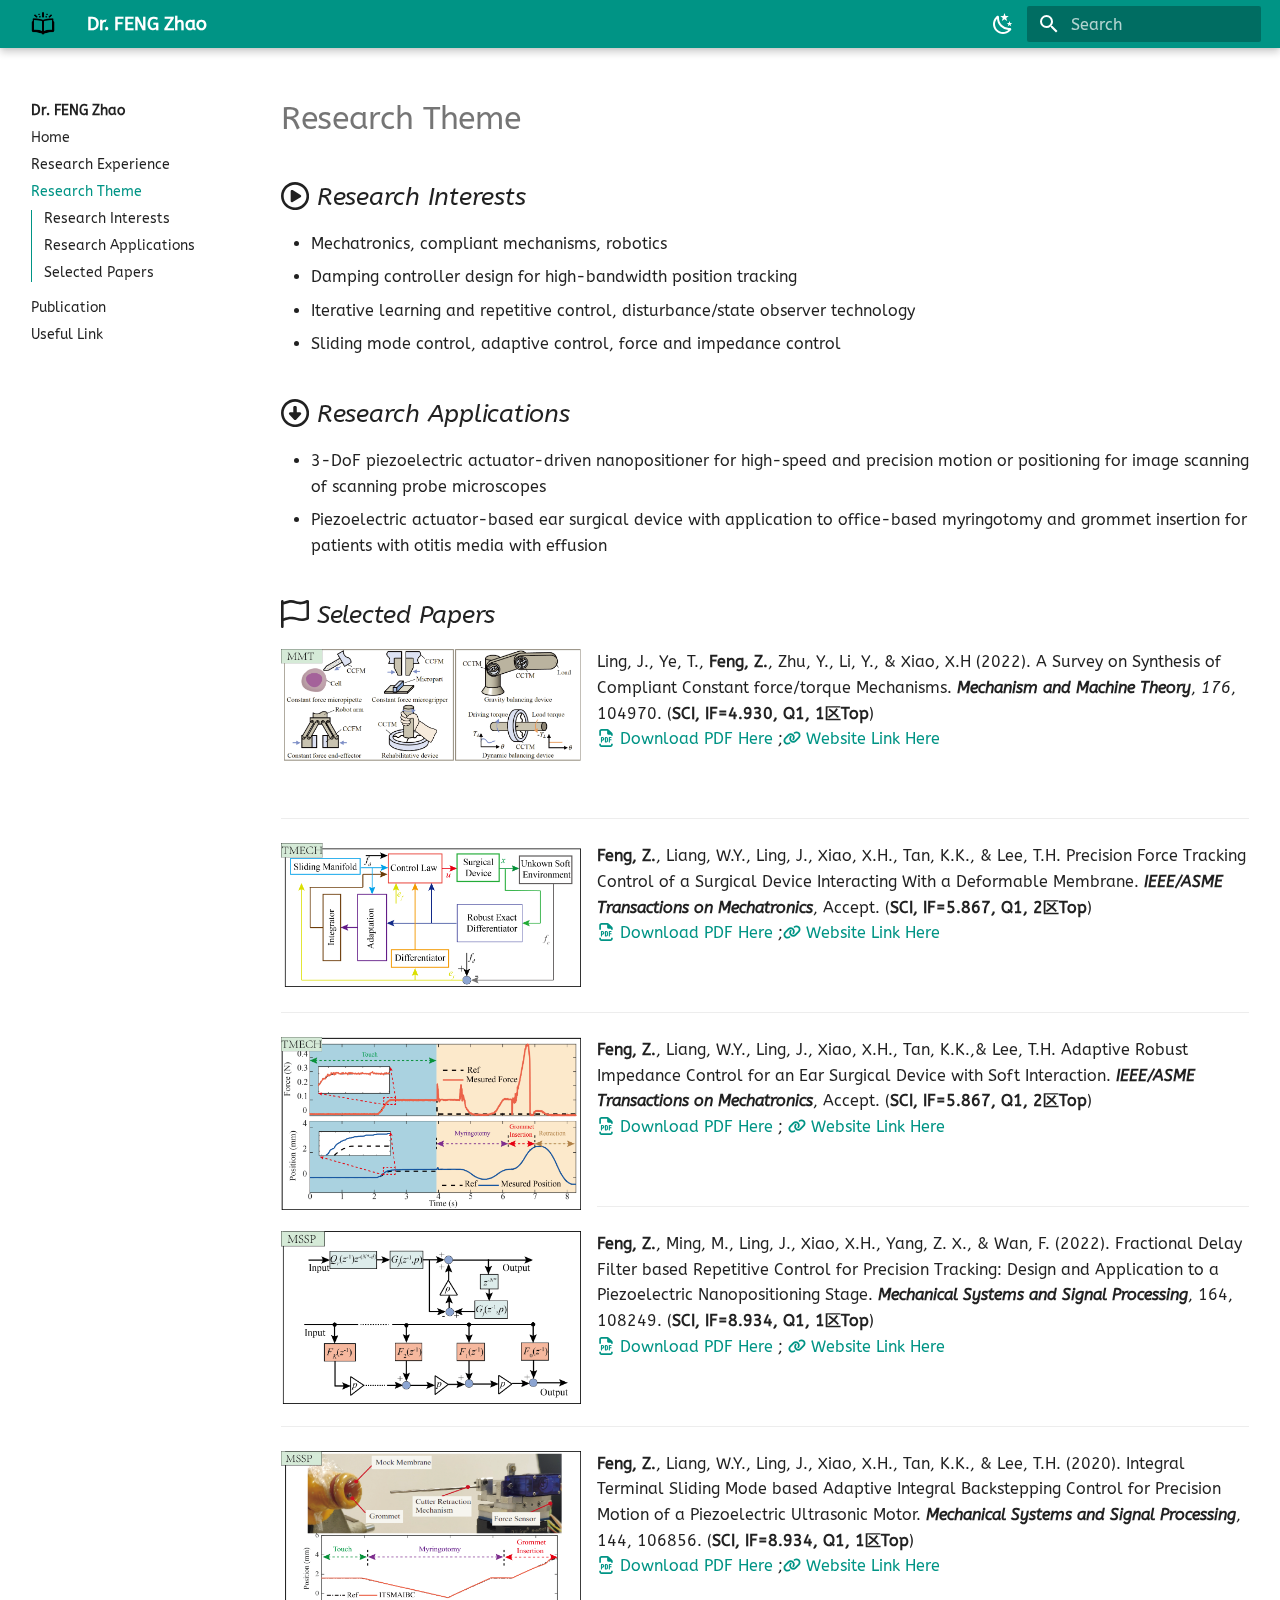
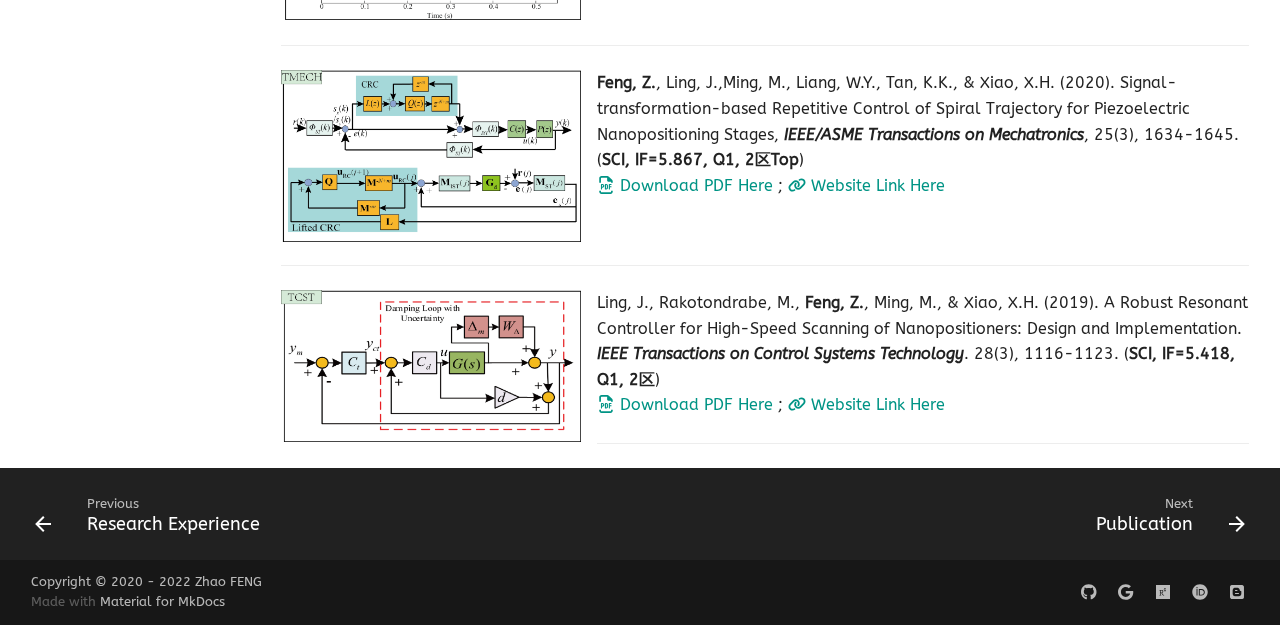
<file: research/index.html>
<!DOCTYPE html>

<html class="no-js" lang="en">
<head>
<meta charset="utf-8"/>
<meta content="width=device-width,initial-scale=1" name="viewport"/>
<link href="../assets/images/favicon.png" rel="icon"/>
<meta content="mkdocs-1.4.0, mkdocs-material-8.5.5" name="generator"/>
<title>Research Theme - Dr. FENG Zhao</title>
<link href="../assets/stylesheets/main.80dcb947.min.css" rel="stylesheet"/>
<link href="../assets/stylesheets/palette.cbb835fc.min.css" rel="stylesheet"/>
<link crossorigin="" href="https://fonts.gstatic.com" rel="preconnect"/>
<link href="https://fonts.googleapis.com/css?family=ABeeZee:300,300i,400,400i,700,700i%7CRoboto+Mono:400,400i,700,700i&amp;display=fallback" rel="stylesheet"/>
<style>:root{--md-text-font:"ABeeZee";--md-code-font:"Roboto Mono"}</style>
<link href="../stylesheets/extra.css" rel="stylesheet"/>
<script>__md_scope=new URL("..",location),__md_hash=e=>[...e].reduce((e,_)=>(e<<5)-e+_.charCodeAt(0),0),__md_get=(e,_=localStorage,t=__md_scope)=>JSON.parse(_.getItem(t.pathname+"."+e)),__md_set=(e,_,t=localStorage,a=__md_scope)=>{try{t.setItem(a.pathname+"."+e,JSON.stringify(_))}catch(e){}}</script>
<link href="../assets/stylesheets/glightbox.min.css" rel="stylesheet"/><style>
            html.glightbox-open { overflow: initial; height: 100%; }
            .gdesc-inner { font-size: 0.75rem; }
            .gslide-title { margin-top: 0px; user-select: text; }
            .gslide-desc { color: #666; user-select: text; }
            .gslide-image img { background: white; }
            
                .gscrollbar-fixer { padding-right: 15px; }
                </style><script src="../assets/javascripts/glightbox.min.js"></script></head>
<body data-md-color-accent="" data-md-color-primary="teal" data-md-color-scheme="default" dir="ltr">
<script>var palette=__md_get("__palette");if(palette&&"object"==typeof palette.color)for(var key of Object.keys(palette.color))document.body.setAttribute("data-md-color-"+key,palette.color[key])</script>
<input autocomplete="off" class="md-toggle" data-md-toggle="drawer" id="__drawer" type="checkbox"/>
<input autocomplete="off" class="md-toggle" data-md-toggle="search" id="__search" type="checkbox"/>
<label class="md-overlay" for="__drawer"></label>
<div data-md-component="skip">
<a class="md-skip" href="#research-interests">
          Skip to content
        </a>
</div>
<div data-md-component="announce">
</div>
<header class="md-header md-header--lifted" data-md-component="header">
<nav aria-label="Header" class="md-header__inner md-grid">
<a aria-label="Dr. FENG Zhao" class="md-header__button md-logo" data-md-component="logo" href=".." title="Dr. FENG Zhao">
<img alt="logo" src="../assets/icons8-storytelling-90.png"/>
</a>
<label class="md-header__button md-icon" for="__drawer">
<svg viewbox="0 0 24 24" xmlns="http://www.w3.org/2000/svg"><path d="M3 6h18v2H3V6m0 5h18v2H3v-2m0 5h18v2H3v-2Z"></path></svg>
</label>
<div class="md-header__title" data-md-component="header-title">
<div class="md-header__ellipsis">
<div class="md-header__topic">
<span class="md-ellipsis">
            Dr. FENG Zhao
          </span>
</div>
<div class="md-header__topic" data-md-component="header-topic">
<span class="md-ellipsis">
            
              Research Theme
            
          </span>
</div>
</div>
</div>
<form class="md-header__option" data-md-component="palette">
<input aria-label="Switch to dark mode" class="md-option" data-md-color-accent="" data-md-color-media="" data-md-color-primary="teal" data-md-color-scheme="default" id="__palette_1" name="__palette" type="radio"/>
<label class="md-header__button md-icon" for="__palette_2" hidden="" title="Switch to dark mode">
<svg viewbox="0 0 24 24" xmlns="http://www.w3.org/2000/svg"><path d="m17.75 4.09-2.53 1.94.91 3.06-2.63-1.81-2.63 1.81.91-3.06-2.53-1.94L12.44 4l1.06-3 1.06 3 3.19.09m3.5 6.91-1.64 1.25.59 1.98-1.7-1.17-1.7 1.17.59-1.98L15.75 11l2.06-.05L18.5 9l.69 1.95 2.06.05m-2.28 4.95c.83-.08 1.72 1.1 1.19 1.85-.32.45-.66.87-1.08 1.27C15.17 23 8.84 23 4.94 19.07c-3.91-3.9-3.91-10.24 0-14.14.4-.4.82-.76 1.27-1.08.75-.53 1.93.36 1.85 1.19-.27 2.86.69 5.83 2.89 8.02a9.96 9.96 0 0 0 8.02 2.89m-1.64 2.02a12.08 12.08 0 0 1-7.8-3.47c-2.17-2.19-3.33-5-3.49-7.82-2.81 3.14-2.7 7.96.31 10.98 3.02 3.01 7.84 3.12 10.98.31Z"></path></svg>
</label>
<input aria-label="Switch to light mode" class="md-option" data-md-color-accent="" data-md-color-media="" data-md-color-primary="blue-grey" data-md-color-scheme="slate" id="__palette_2" name="__palette" type="radio"/>
<label class="md-header__button md-icon" for="__palette_1" hidden="" title="Switch to light mode">
<svg viewbox="0 0 24 24" xmlns="http://www.w3.org/2000/svg"><path d="M12 7a5 5 0 0 1 5 5 5 5 0 0 1-5 5 5 5 0 0 1-5-5 5 5 0 0 1 5-5m0 2a3 3 0 0 0-3 3 3 3 0 0 0 3 3 3 3 0 0 0 3-3 3 3 0 0 0-3-3m0-7 2.39 3.42C13.65 5.15 12.84 5 12 5c-.84 0-1.65.15-2.39.42L12 2M3.34 7l4.16-.35A7.2 7.2 0 0 0 5.94 8.5c-.44.74-.69 1.5-.83 2.29L3.34 7m.02 10 1.76-3.77a7.131 7.131 0 0 0 2.38 4.14L3.36 17M20.65 7l-1.77 3.79a7.023 7.023 0 0 0-2.38-4.15l4.15.36m-.01 10-4.14.36c.59-.51 1.12-1.14 1.54-1.86.42-.73.69-1.5.83-2.29L20.64 17M12 22l-2.41-3.44c.74.27 1.55.44 2.41.44.82 0 1.63-.17 2.37-.44L12 22Z"></path></svg>
</label>
</form>
<label class="md-header__button md-icon" for="__search">
<svg viewbox="0 0 24 24" xmlns="http://www.w3.org/2000/svg"><path d="M9.5 3A6.5 6.5 0 0 1 16 9.5c0 1.61-.59 3.09-1.56 4.23l.27.27h.79l5 5-1.5 1.5-5-5v-.79l-.27-.27A6.516 6.516 0 0 1 9.5 16 6.5 6.5 0 0 1 3 9.5 6.5 6.5 0 0 1 9.5 3m0 2C7 5 5 7 5 9.5S7 14 9.5 14 14 12 14 9.5 12 5 9.5 5Z"></path></svg>
</label>
<div class="md-search" data-md-component="search" role="dialog">
<label class="md-search__overlay" for="__search"></label>
<div class="md-search__inner" role="search">
<form class="md-search__form" name="search">
<input aria-label="Search" autocapitalize="off" autocomplete="off" autocorrect="off" class="md-search__input" data-md-component="search-query" name="query" placeholder="Search" required="" spellcheck="false" type="text"/>
<label class="md-search__icon md-icon" for="__search">
<svg viewbox="0 0 24 24" xmlns="http://www.w3.org/2000/svg"><path d="M9.5 3A6.5 6.5 0 0 1 16 9.5c0 1.61-.59 3.09-1.56 4.23l.27.27h.79l5 5-1.5 1.5-5-5v-.79l-.27-.27A6.516 6.516 0 0 1 9.5 16 6.5 6.5 0 0 1 3 9.5 6.5 6.5 0 0 1 9.5 3m0 2C7 5 5 7 5 9.5S7 14 9.5 14 14 12 14 9.5 12 5 9.5 5Z"></path></svg>
<svg viewbox="0 0 24 24" xmlns="http://www.w3.org/2000/svg"><path d="M20 11v2H8l5.5 5.5-1.42 1.42L4.16 12l7.92-7.92L13.5 5.5 8 11h12Z"></path></svg>
</label>
<nav aria-label="Search" class="md-search__options">
<button aria-label="Clear" class="md-search__icon md-icon" tabindex="-1" title="Clear" type="reset">
<svg viewbox="0 0 24 24" xmlns="http://www.w3.org/2000/svg"><path d="M19 6.41 17.59 5 12 10.59 6.41 5 5 6.41 10.59 12 5 17.59 6.41 19 12 13.41 17.59 19 19 17.59 13.41 12 19 6.41Z"></path></svg>
</button>
</nav>
<div class="md-search__suggest" data-md-component="search-suggest"></div>
</form>
<div class="md-search__output">
<div class="md-search__scrollwrap" data-md-scrollfix="">
<div class="md-search-result" data-md-component="search-result">
<div class="md-search-result__meta">
            Initializing search
          </div>
<ol class="md-search-result__list"></ol>
</div>
</div>
</div>
</div>
</div>
</nav>
</header>
<div class="md-container" data-md-component="container">
<main class="md-main" data-md-component="main">
<div class="md-main__inner md-grid">
<div class="md-sidebar md-sidebar--primary" data-md-component="sidebar" data-md-type="navigation">
<div class="md-sidebar__scrollwrap">
<div class="md-sidebar__inner">
<nav aria-label="Navigation" class="md-nav md-nav--primary md-nav--integrated" data-md-level="0">
<label class="md-nav__title" for="__drawer">
<a aria-label="Dr. FENG Zhao" class="md-nav__button md-logo" data-md-component="logo" href=".." title="Dr. FENG Zhao">
<img alt="logo" src="../assets/icons8-storytelling-90.png"/>
</a>
    Dr. FENG Zhao
  </label>
<ul class="md-nav__list" data-md-scrollfix="">
<li class="md-nav__item">
<a class="md-nav__link" href="../home/">
        Home
      </a>
</li>
<li class="md-nav__item">
<a class="md-nav__link" href="../education/">
        Research Experience
      </a>
</li>
<li class="md-nav__item md-nav__item--active">
<input class="md-nav__toggle md-toggle" data-md-toggle="toc" id="__toc" type="checkbox"/>
<label class="md-nav__link md-nav__link--active" for="__toc">
          Research Theme
          <span class="md-nav__icon md-icon"></span>
</label>
<a class="md-nav__link md-nav__link--active" href="./">
        Research Theme
      </a>
<nav aria-label="Table of contents" class="md-nav md-nav--secondary">
<label class="md-nav__title" for="__toc">
<span class="md-nav__icon md-icon"></span>
      Table of contents
    </label>
<ul class="md-nav__list" data-md-component="toc" data-md-scrollfix="">
<li class="md-nav__item">
<a class="md-nav__link" href="#research-interests">
     Research Interests
  </a>
</li>
<li class="md-nav__item">
<a class="md-nav__link" href="#research-applications">
     Research Applications
  </a>
</li>
<li class="md-nav__item">
<a class="md-nav__link" href="#selected-papers">
      Selected Papers
  </a>
</li>
</ul>
</nav>
</li>
<li class="md-nav__item">
<a class="md-nav__link" href="../publication/">
        Publication
      </a>
</li>
<li class="md-nav__item">
<a class="md-nav__link" href="../link/">
        Useful Link
      </a>
</li>
</ul>
</nav>
</div>
</div>
</div>
<div class="md-content" data-md-component="content">
<article class="md-content__inner md-typeset">
<h1>Research Theme</h1>
<h2 id="research-interests"><span class="twemoji"><svg viewbox="0 0 512 512" xmlns="http://www.w3.org/2000/svg"><!--! Font Awesome Free 6.2.0 by @fontawesome - https://fontawesome.com License - https://fontawesome.com/license/free (Icons: CC BY 4.0, Fonts: SIL OFL 1.1, Code: MIT License) Copyright 2022 Fonticons, Inc.--><path d="M188.3 147.1c7.5-4.3 16.8-5 24.2.4l144 88c7.1 4.4 11.5 12.1 11.5 20.5s-4.4 16.1-11.5 20.5l-144 88c-7.4 4.5-16.7 4.7-24.2.4-7.6-4.2-12.3-12.2-12.3-20.9V167.1c0-7.8 4.7-15.8 12.3-20zM512 256c0 141.4-114.6 256-256 256S0 397.4 0 256 114.6 0 256 0s256 114.6 256 256zM256 48C141.1 48 48 141.1 48 256s93.1 208 208 208 208-93.1 208-208S370.9 48 256 48z"></path></svg></span> <em>Research Interests</em></h2>
<ul>
<li>Mechatronics, compliant mechanisms, robotics</li>
<li>Damping controller design for high-bandwidth position tracking</li>
<li>Iterative learning and repetitive control, disturbance/state observer technology</li>
<li>Sliding mode control, adaptive control, force and impedance control</li>
</ul>
<h2 id="research-applications"><span class="twemoji"><svg viewbox="0 0 512 512" xmlns="http://www.w3.org/2000/svg"><!--! Font Awesome Free 6.2.0 by @fontawesome - https://fontawesome.com License - https://fontawesome.com/license/free (Icons: CC BY 4.0, Fonts: SIL OFL 1.1, Code: MIT License) Copyright 2022 Fonticons, Inc.--><path d="M344 240h-56l-.9-88c0-13.25-10.75-24-24-24h-16c-12.4 0-24 10.8-24 24l.9 88h-56c-9.531 0-18.16 5.656-22 14.38-3.8 8.72-2.1 18.92 4.4 25.92l88.75 96c4.55 4.9 10.95 7.7 17.65 7.7 7.781-.313 13.25-2.875 17.75-7.844l87.25-96c6.406-7.031 8.031-17.19 4.188-25.88S353.5 240 344 240zM256 0C114.6 0 0 114.6 0 256s114.6 256 256 256 256-114.6 256-256S397.4 0 256 0zm0 464c-114.7 0-208-93.31-208-208S141.3 48 256 48s208 93.31 208 208-93.3 208-208 208z"></path></svg></span> <em>Research Applications</em></h2>
<ul>
<li>3-DoF piezoelectric actuator-driven nanopositioner for high-speed and precision motion or positioning for image scanning of scanning probe microscopes</li>
<li>Piezoelectric actuator-based ear surgical device with application to office-based myringotomy and grommet insertion for patients with otitis media with effusion</li>
</ul>
<h2 id="selected-papers"><span class="twemoji"><svg viewbox="0 0 512 512" xmlns="http://www.w3.org/2000/svg"><!--! Font Awesome Free 6.2.0 by @fontawesome - https://fontawesome.com License - https://fontawesome.com/license/free (Icons: CC BY 4.0, Fonts: SIL OFL 1.1, Code: MIT License) Copyright 2022 Fonticons, Inc.--><path d="M476.3 0c-6.365 0-13.01 1.35-19.34 4.233-45.69 20.86-79.56 27.94-107.8 27.94-59.96 0-94.81-31.86-163.9-31.87-34.63 0-77.87 8.003-137.2 32.05V24C48 10.75 37.25 0 24 0S0 10.75 0 24v464c0 13.3 10.75 24 24 24s24-10.75 24-24V384c53.59-23.86 96.02-31.81 132.8-31.81 73.63 0 124.9 31.78 198.6 31.78 31.91 0 68.02-5.971 111.1-23.09 13.6-4.98 21.5-16.48 21.5-28.78V30.73C512 11.1 495.3 0 476.3 0zM464 319.8c-30.31 10.82-58.08 16.1-84.6 16.1-30.8 0-58.31-7-87.44-14.41-32.01-8.141-68.29-17.37-111.1-17.37-42.35 0-85.99 9.09-132.8 27.73V84.14l18.03-7.301c47.39-19.2 86.38-28.54 119.2-28.54 28.24.004 49.12 6.711 73.31 14.48 25.38 8.148 54.13 17.39 90.58 17.39 35.43 0 72.24-8.496 114.9-26.61V319.8z"></path></svg></span> <em>Selected Papers</em></h2>
<p><a class="glightbox" data-desc-position="bottom" data-description="" data-height="auto" data-title="" data-width="100%" href="../img/MMT-constant.png"><img align="left" alt="Image title" src="../img/MMT-constant.png" width="300"/></a></p>
<p>Ling, J., Ye, T., <strong>Feng, Z.</strong>, Zhu, Y., Li, Y., &amp; Xiao, X.H (2022). A Survey on Synthesis of Compliant Constant force/torque Mechanisms. <strong><em>Mechanism and Machine Theory</em></strong>, <em>176</em>, 104970. (<strong>SCI, IF=4.930, Q1, 1区Top</strong>) <br/><a href="../pdf/MMT-2022-survey-constant-mech.pdf"><span class="twemoji"><svg viewbox="0 0 384 512" xmlns="http://www.w3.org/2000/svg"><!--! Font Awesome Free 6.2.0 by @fontawesome - https://fontawesome.com License - https://fontawesome.com/license/free (Icons: CC BY 4.0, Fonts: SIL OFL 1.1, Code: MIT License) Copyright 2022 Fonticons, Inc.--><path d="M320 464c8.8 0 16-7.2 16-16v-32h48v32c0 35.3-28.7 64-64 64H64c-35.35 0-64-28.7-64-64v-32h48v32c0 8.8 7.16 16 16 16h256zm-64-304c-17.7 0-32-14.3-32-32V48H64c-8.84 0-16 7.16-16 16v128H0V64C0 28.65 28.65 0 64 0h165.5c17 0 33.2 6.743 45.2 18.75l90.6 90.55c12 12 18.7 28.2 18.7 45.2V192h-48v-32h-80zM88 224c30.9 0 56 25.1 56 56s-25.1 56-56 56h-8v32c0 8.8-7.16 16-16 16s-16-7.2-16-16V240c0-8.8 7.16-16 16-16h24zm24 56c0-13.3-10.7-24-24-24h-8v48h8c13.3 0 24-10.7 24-24zm48-40c0-8.8 7.2-16 16-16h24c26.5 0 48 21.5 48 48v64c0 26.5-21.5 48-48 48h-24c-8.8 0-16-7.2-16-16V240zm32 112h8c8.8 0 16-7.2 16-16v-64c0-8.8-7.2-16-16-16h-8v96zm144-128c8.8 0 16 7.2 16 16s-7.2 16-16 16h-32v32h32c8.8 0 16 7.2 16 16s-7.2 16-16 16h-32v48c0 8.8-7.2 16-16 16s-16-7.2-16-16V240c0-8.8 7.2-16 16-16h48z"></path></svg></span> Download PDF Here </a> ;<a href="https://www.sciencedirect.com/science/article/pii/S0094114X22002257"><span class="twemoji"><svg viewbox="0 0 640 512" xmlns="http://www.w3.org/2000/svg"><!--! Font Awesome Free 6.2.0 by @fontawesome - https://fontawesome.com License - https://fontawesome.com/license/free (Icons: CC BY 4.0, Fonts: SIL OFL 1.1, Code: MIT License) Copyright 2022 Fonticons, Inc.--><path d="M579.8 267.7c56.5-56.5 56.5-148 0-204.5-50-50-128.8-56.5-186.3-15.4l-1.6 1.1c-14.4 10.3-17.7 30.3-7.4 44.6s30.3 17.7 44.6 7.4l1.6-1.1c32.1-22.9 76-19.3 103.8 8.6 31.5 31.5 31.5 82.5 0 114L422.3 334.8c-31.5 31.5-82.5 31.5-114 0-27.9-27.9-31.5-71.8-8.6-103.8l1.1-1.6c10.3-14.4 6.9-34.4-7.4-44.6s-34.4-6.9-44.6 7.4l-1.1 1.6C206.5 251.2 213 330 263 380c56.5 56.5 148 56.5 204.5 0l112.3-112.3zM60.2 244.3c-56.5 56.5-56.5 148 0 204.5 50 50 128.8 56.5 186.3 15.4l1.6-1.1c14.4-10.3 17.7-30.3 7.4-44.6s-30.3-17.7-44.6-7.4l-1.6 1.1c-32.1 22.9-76 19.3-103.8-8.6C74 372 74 321 105.5 289.5l112.2-112.3c31.5-31.5 82.5-31.5 114 0 27.9 27.9 31.5 71.8 8.6 103.9l-1.1 1.6c-10.3 14.4-6.9 34.4 7.4 44.6s34.4 6.9 44.6-7.4l1.1-1.6C433.5 260.8 427 182 377 132c-56.5-56.5-148-56.5-204.5 0L60.2 244.3z"></path></svg></span> Website Link Here</a></p>
<p> <br/></p>
<hr/>
<p><a class="glightbox" data-desc-position="bottom" data-description="" data-height="auto" data-title="" data-width="100%" href="../img/TMECH-2022-force.png"><img align="left" alt="Image title" src="../img/TMECH-2022-force.png" width="300"/></a></p>
<p><strong>Feng, Z.</strong>, Liang, W.Y., Ling, J., Xiao, X.H., Tan, K.K., &amp; Lee, T.H. Precision Force Tracking Control of a Surgical Device Interacting With a Deformable Membrane. <strong><em>IEEE/ASME Transactions on Mechatronics</em></strong>, Accept. (<strong>SCI, IF=5.867, Q1, 2区Top</strong>)<br/> <a href="../pdf/TMECH-2022-force.pdf"><span class="twemoji"><svg viewbox="0 0 384 512" xmlns="http://www.w3.org/2000/svg"><!--! Font Awesome Free 6.2.0 by @fontawesome - https://fontawesome.com License - https://fontawesome.com/license/free (Icons: CC BY 4.0, Fonts: SIL OFL 1.1, Code: MIT License) Copyright 2022 Fonticons, Inc.--><path d="M320 464c8.8 0 16-7.2 16-16v-32h48v32c0 35.3-28.7 64-64 64H64c-35.35 0-64-28.7-64-64v-32h48v32c0 8.8 7.16 16 16 16h256zm-64-304c-17.7 0-32-14.3-32-32V48H64c-8.84 0-16 7.16-16 16v128H0V64C0 28.65 28.65 0 64 0h165.5c17 0 33.2 6.743 45.2 18.75l90.6 90.55c12 12 18.7 28.2 18.7 45.2V192h-48v-32h-80zM88 224c30.9 0 56 25.1 56 56s-25.1 56-56 56h-8v32c0 8.8-7.16 16-16 16s-16-7.2-16-16V240c0-8.8 7.16-16 16-16h24zm24 56c0-13.3-10.7-24-24-24h-8v48h8c13.3 0 24-10.7 24-24zm48-40c0-8.8 7.2-16 16-16h24c26.5 0 48 21.5 48 48v64c0 26.5-21.5 48-48 48h-24c-8.8 0-16-7.2-16-16V240zm32 112h8c8.8 0 16-7.2 16-16v-64c0-8.8-7.2-16-16-16h-8v96zm144-128c8.8 0 16 7.2 16 16s-7.2 16-16 16h-32v32h32c8.8 0 16 7.2 16 16s-7.2 16-16 16h-32v48c0 8.8-7.2 16-16 16s-16-7.2-16-16V240c0-8.8 7.2-16 16-16h48z"></path></svg></span> Download PDF Here </a> ;<a href="https://ieeexplore.ieee.org/abstract/document/9794483"><span class="twemoji"><svg viewbox="0 0 640 512" xmlns="http://www.w3.org/2000/svg"><!--! Font Awesome Free 6.2.0 by @fontawesome - https://fontawesome.com License - https://fontawesome.com/license/free (Icons: CC BY 4.0, Fonts: SIL OFL 1.1, Code: MIT License) Copyright 2022 Fonticons, Inc.--><path d="M579.8 267.7c56.5-56.5 56.5-148 0-204.5-50-50-128.8-56.5-186.3-15.4l-1.6 1.1c-14.4 10.3-17.7 30.3-7.4 44.6s30.3 17.7 44.6 7.4l1.6-1.1c32.1-22.9 76-19.3 103.8 8.6 31.5 31.5 31.5 82.5 0 114L422.3 334.8c-31.5 31.5-82.5 31.5-114 0-27.9-27.9-31.5-71.8-8.6-103.8l1.1-1.6c10.3-14.4 6.9-34.4-7.4-44.6s-34.4-6.9-44.6 7.4l-1.1 1.6C206.5 251.2 213 330 263 380c56.5 56.5 148 56.5 204.5 0l112.3-112.3zM60.2 244.3c-56.5 56.5-56.5 148 0 204.5 50 50 128.8 56.5 186.3 15.4l1.6-1.1c14.4-10.3 17.7-30.3 7.4-44.6s-30.3-17.7-44.6-7.4l-1.6 1.1c-32.1 22.9-76 19.3-103.8-8.6C74 372 74 321 105.5 289.5l112.2-112.3c31.5-31.5 82.5-31.5 114 0 27.9 27.9 31.5 71.8 8.6 103.9l-1.1 1.6c-10.3 14.4-6.9 34.4 7.4 44.6s34.4 6.9 44.6-7.4l1.1-1.6C433.5 260.8 427 182 377 132c-56.5-56.5-148-56.5-204.5 0L60.2 244.3z"></path></svg></span> Website Link Here</a></p>
<p> <br/></p>
<hr/>
<p><a class="glightbox" data-desc-position="bottom" data-description="" data-height="auto" data-title="" data-width="100%" href="../img/TMECH-2021-impedance.png"><img align="left" alt="Image title" src="../img/TMECH-2021-impedance.png" width="300"/></a></p>
<p><strong>Feng, Z.</strong>, Liang, W.Y., Ling, J., Xiao, X.H., Tan, K.K.,&amp; Lee, T.H. Adaptive Robust Impedance Control for an Ear Surgical Device with Soft Interaction. <strong><em>IEEE/ASME Transactions on Mechatronics</em></strong>, Accept. (<strong>SCI, IF=5.867, Q1, 2区Top</strong>)<br/><a href="../pdf/TMECH-2021-impedance.pdf"><span class="twemoji"><svg viewbox="0 0 384 512" xmlns="http://www.w3.org/2000/svg"><!--! Font Awesome Free 6.2.0 by @fontawesome - https://fontawesome.com License - https://fontawesome.com/license/free (Icons: CC BY 4.0, Fonts: SIL OFL 1.1, Code: MIT License) Copyright 2022 Fonticons, Inc.--><path d="M320 464c8.8 0 16-7.2 16-16v-32h48v32c0 35.3-28.7 64-64 64H64c-35.35 0-64-28.7-64-64v-32h48v32c0 8.8 7.16 16 16 16h256zm-64-304c-17.7 0-32-14.3-32-32V48H64c-8.84 0-16 7.16-16 16v128H0V64C0 28.65 28.65 0 64 0h165.5c17 0 33.2 6.743 45.2 18.75l90.6 90.55c12 12 18.7 28.2 18.7 45.2V192h-48v-32h-80zM88 224c30.9 0 56 25.1 56 56s-25.1 56-56 56h-8v32c0 8.8-7.16 16-16 16s-16-7.2-16-16V240c0-8.8 7.16-16 16-16h24zm24 56c0-13.3-10.7-24-24-24h-8v48h8c13.3 0 24-10.7 24-24zm48-40c0-8.8 7.2-16 16-16h24c26.5 0 48 21.5 48 48v64c0 26.5-21.5 48-48 48h-24c-8.8 0-16-7.2-16-16V240zm32 112h8c8.8 0 16-7.2 16-16v-64c0-8.8-7.2-16-16-16h-8v96zm144-128c8.8 0 16 7.2 16 16s-7.2 16-16 16h-32v32h32c8.8 0 16 7.2 16 16s-7.2 16-16 16h-32v48c0 8.8-7.2 16-16 16s-16-7.2-16-16V240c0-8.8 7.2-16 16-16h48z"></path></svg></span> Download PDF Here </a> ; <a href="https://ieeexplore.ieee.org/abstract/document/9447937/"><span class="twemoji"><svg viewbox="0 0 640 512" xmlns="http://www.w3.org/2000/svg"><!--! Font Awesome Free 6.2.0 by @fontawesome - https://fontawesome.com License - https://fontawesome.com/license/free (Icons: CC BY 4.0, Fonts: SIL OFL 1.1, Code: MIT License) Copyright 2022 Fonticons, Inc.--><path d="M579.8 267.7c56.5-56.5 56.5-148 0-204.5-50-50-128.8-56.5-186.3-15.4l-1.6 1.1c-14.4 10.3-17.7 30.3-7.4 44.6s30.3 17.7 44.6 7.4l1.6-1.1c32.1-22.9 76-19.3 103.8 8.6 31.5 31.5 31.5 82.5 0 114L422.3 334.8c-31.5 31.5-82.5 31.5-114 0-27.9-27.9-31.5-71.8-8.6-103.8l1.1-1.6c10.3-14.4 6.9-34.4-7.4-44.6s-34.4-6.9-44.6 7.4l-1.1 1.6C206.5 251.2 213 330 263 380c56.5 56.5 148 56.5 204.5 0l112.3-112.3zM60.2 244.3c-56.5 56.5-56.5 148 0 204.5 50 50 128.8 56.5 186.3 15.4l1.6-1.1c14.4-10.3 17.7-30.3 7.4-44.6s-30.3-17.7-44.6-7.4l-1.6 1.1c-32.1 22.9-76 19.3-103.8-8.6C74 372 74 321 105.5 289.5l112.2-112.3c31.5-31.5 82.5-31.5 114 0 27.9 27.9 31.5 71.8 8.6 103.9l-1.1 1.6c-10.3 14.4-6.9 34.4 7.4 44.6s34.4 6.9 44.6-7.4l1.1-1.6C433.5 260.8 427 182 377 132c-56.5-56.5-148-56.5-204.5 0L60.2 244.3z"></path></svg></span> Website Link Here</a></p>
<p> <br/></p>
<hr/>
<p><a class="glightbox" data-desc-position="bottom" data-description="" data-height="auto" data-title="" data-width="100%" href="../img/MSSP-2021-RC.png"><img align="left" alt="Image title" src="../img/MSSP-2021-RC.png" width="300"/></a></p>
<p><strong>Feng, Z.</strong>, Ming, M., Ling, J., Xiao, X.H., Yang, Z. X., &amp; Wan, F. (2022). Fractional Delay Filter based Repetitive Control for Precision Tracking: Design and Application to a Piezoelectric Nanopositioning Stage. <strong><em>Mechanical Systems and Signal Processing</em></strong>, 164, 108249. (<strong>SCI, IF=8.934, Q1, 1区Top</strong>)<br/><a href="../pdf/MSSP-2022-RC.pdf"><span class="twemoji"><svg viewbox="0 0 384 512" xmlns="http://www.w3.org/2000/svg"><!--! Font Awesome Free 6.2.0 by @fontawesome - https://fontawesome.com License - https://fontawesome.com/license/free (Icons: CC BY 4.0, Fonts: SIL OFL 1.1, Code: MIT License) Copyright 2022 Fonticons, Inc.--><path d="M320 464c8.8 0 16-7.2 16-16v-32h48v32c0 35.3-28.7 64-64 64H64c-35.35 0-64-28.7-64-64v-32h48v32c0 8.8 7.16 16 16 16h256zm-64-304c-17.7 0-32-14.3-32-32V48H64c-8.84 0-16 7.16-16 16v128H0V64C0 28.65 28.65 0 64 0h165.5c17 0 33.2 6.743 45.2 18.75l90.6 90.55c12 12 18.7 28.2 18.7 45.2V192h-48v-32h-80zM88 224c30.9 0 56 25.1 56 56s-25.1 56-56 56h-8v32c0 8.8-7.16 16-16 16s-16-7.2-16-16V240c0-8.8 7.16-16 16-16h24zm24 56c0-13.3-10.7-24-24-24h-8v48h8c13.3 0 24-10.7 24-24zm48-40c0-8.8 7.2-16 16-16h24c26.5 0 48 21.5 48 48v64c0 26.5-21.5 48-48 48h-24c-8.8 0-16-7.2-16-16V240zm32 112h8c8.8 0 16-7.2 16-16v-64c0-8.8-7.2-16-16-16h-8v96zm144-128c8.8 0 16 7.2 16 16s-7.2 16-16 16h-32v32h32c8.8 0 16 7.2 16 16s-7.2 16-16 16h-32v48c0 8.8-7.2 16-16 16s-16-7.2-16-16V240c0-8.8 7.2-16 16-16h48z"></path></svg></span> Download PDF Here </a> ; <a href="https://www.sciencedirect.com/science/article/pii/S088832702100618X"><span class="twemoji"><svg viewbox="0 0 640 512" xmlns="http://www.w3.org/2000/svg"><!--! Font Awesome Free 6.2.0 by @fontawesome - https://fontawesome.com License - https://fontawesome.com/license/free (Icons: CC BY 4.0, Fonts: SIL OFL 1.1, Code: MIT License) Copyright 2022 Fonticons, Inc.--><path d="M579.8 267.7c56.5-56.5 56.5-148 0-204.5-50-50-128.8-56.5-186.3-15.4l-1.6 1.1c-14.4 10.3-17.7 30.3-7.4 44.6s30.3 17.7 44.6 7.4l1.6-1.1c32.1-22.9 76-19.3 103.8 8.6 31.5 31.5 31.5 82.5 0 114L422.3 334.8c-31.5 31.5-82.5 31.5-114 0-27.9-27.9-31.5-71.8-8.6-103.8l1.1-1.6c10.3-14.4 6.9-34.4-7.4-44.6s-34.4-6.9-44.6 7.4l-1.1 1.6C206.5 251.2 213 330 263 380c56.5 56.5 148 56.5 204.5 0l112.3-112.3zM60.2 244.3c-56.5 56.5-56.5 148 0 204.5 50 50 128.8 56.5 186.3 15.4l1.6-1.1c14.4-10.3 17.7-30.3 7.4-44.6s-30.3-17.7-44.6-7.4l-1.6 1.1c-32.1 22.9-76 19.3-103.8-8.6C74 372 74 321 105.5 289.5l112.2-112.3c31.5-31.5 82.5-31.5 114 0 27.9 27.9 31.5 71.8 8.6 103.9l-1.1 1.6c-10.3 14.4-6.9 34.4 7.4 44.6s34.4 6.9 44.6-7.4l1.1-1.6C433.5 260.8 427 182 377 132c-56.5-56.5-148-56.5-204.5 0L60.2 244.3z"></path></svg></span> Website Link Here</a></p>
<p> <br/></p>
<hr/>
<p><a class="glightbox" data-desc-position="bottom" data-description="" data-height="auto" data-title="" data-width="100%" href="../img/MSSP-2020-position.png"><img align="left" alt="Image title" src="../img/MSSP-2020-position.png" width="300"/></a></p>
<p><strong>Feng, Z.</strong>, Liang, W.Y., Ling, J., Xiao, X.H., Tan, K.K., &amp; Lee, T.H. (2020). Integral Terminal Sliding Mode based Adaptive Integral Backstepping Control for Precision Motion of a Piezoelectric Ultrasonic Motor. <strong><em>Mechanical Systems and Signal Processing</em></strong>, 144, 106856.  (<strong>SCI, IF=8.934, Q1, 1区Top</strong>) <br/><a href="../pdf/MSSP-2020-ITSMAIBC.pdf"><span class="twemoji"><svg viewbox="0 0 384 512" xmlns="http://www.w3.org/2000/svg"><!--! Font Awesome Free 6.2.0 by @fontawesome - https://fontawesome.com License - https://fontawesome.com/license/free (Icons: CC BY 4.0, Fonts: SIL OFL 1.1, Code: MIT License) Copyright 2022 Fonticons, Inc.--><path d="M320 464c8.8 0 16-7.2 16-16v-32h48v32c0 35.3-28.7 64-64 64H64c-35.35 0-64-28.7-64-64v-32h48v32c0 8.8 7.16 16 16 16h256zm-64-304c-17.7 0-32-14.3-32-32V48H64c-8.84 0-16 7.16-16 16v128H0V64C0 28.65 28.65 0 64 0h165.5c17 0 33.2 6.743 45.2 18.75l90.6 90.55c12 12 18.7 28.2 18.7 45.2V192h-48v-32h-80zM88 224c30.9 0 56 25.1 56 56s-25.1 56-56 56h-8v32c0 8.8-7.16 16-16 16s-16-7.2-16-16V240c0-8.8 7.16-16 16-16h24zm24 56c0-13.3-10.7-24-24-24h-8v48h8c13.3 0 24-10.7 24-24zm48-40c0-8.8 7.2-16 16-16h24c26.5 0 48 21.5 48 48v64c0 26.5-21.5 48-48 48h-24c-8.8 0-16-7.2-16-16V240zm32 112h8c8.8 0 16-7.2 16-16v-64c0-8.8-7.2-16-16-16h-8v96zm144-128c8.8 0 16 7.2 16 16s-7.2 16-16 16h-32v32h32c8.8 0 16 7.2 16 16s-7.2 16-16 16h-32v48c0 8.8-7.2 16-16 16s-16-7.2-16-16V240c0-8.8 7.2-16 16-16h48z"></path></svg></span> Download PDF Here </a> ;<a href="https://www.sciencedirect.com/science/article/pii/S0888327020302429"><span class="twemoji"><svg viewbox="0 0 640 512" xmlns="http://www.w3.org/2000/svg"><!--! Font Awesome Free 6.2.0 by @fontawesome - https://fontawesome.com License - https://fontawesome.com/license/free (Icons: CC BY 4.0, Fonts: SIL OFL 1.1, Code: MIT License) Copyright 2022 Fonticons, Inc.--><path d="M579.8 267.7c56.5-56.5 56.5-148 0-204.5-50-50-128.8-56.5-186.3-15.4l-1.6 1.1c-14.4 10.3-17.7 30.3-7.4 44.6s30.3 17.7 44.6 7.4l1.6-1.1c32.1-22.9 76-19.3 103.8 8.6 31.5 31.5 31.5 82.5 0 114L422.3 334.8c-31.5 31.5-82.5 31.5-114 0-27.9-27.9-31.5-71.8-8.6-103.8l1.1-1.6c10.3-14.4 6.9-34.4-7.4-44.6s-34.4-6.9-44.6 7.4l-1.1 1.6C206.5 251.2 213 330 263 380c56.5 56.5 148 56.5 204.5 0l112.3-112.3zM60.2 244.3c-56.5 56.5-56.5 148 0 204.5 50 50 128.8 56.5 186.3 15.4l1.6-1.1c14.4-10.3 17.7-30.3 7.4-44.6s-30.3-17.7-44.6-7.4l-1.6 1.1c-32.1 22.9-76 19.3-103.8-8.6C74 372 74 321 105.5 289.5l112.2-112.3c31.5-31.5 82.5-31.5 114 0 27.9 27.9 31.5 71.8 8.6 103.9l-1.1 1.6c-10.3 14.4-6.9 34.4 7.4 44.6s34.4 6.9 44.6-7.4l1.1-1.6C433.5 260.8 427 182 377 132c-56.5-56.5-148-56.5-204.5 0L60.2 244.3z"></path></svg></span> Website Link Here</a></p>
<p> <br/></p>
<hr/>
<p><a class="glightbox" data-desc-position="bottom" data-description="" data-height="auto" data-title="" data-width="100%" href="../img/TMECH-2020-STBRC.png"><img align="left" alt="Image title" src="../img/TMECH-2020-STBRC.png" width="300"/></a></p>
<p><strong>Feng, Z.</strong>, Ling, J.,Ming, M., Liang, W.Y., Tan, K.K., &amp; Xiao, X.H. (2020). Signal-transformation-based Repetitive Control of Spiral Trajectory for Piezoelectric Nanopositioning Stages, <strong><em>IEEE/ASME Transactions on Mechatronics</em></strong>, 25(3), 1634-1645. (<strong>SCI, IF=5.867, Q1, 2区Top</strong>)<br/><a href="../pdf/TMECH-2020-STBRC.pdf"><span class="twemoji"><svg viewbox="0 0 384 512" xmlns="http://www.w3.org/2000/svg"><!--! Font Awesome Free 6.2.0 by @fontawesome - https://fontawesome.com License - https://fontawesome.com/license/free (Icons: CC BY 4.0, Fonts: SIL OFL 1.1, Code: MIT License) Copyright 2022 Fonticons, Inc.--><path d="M320 464c8.8 0 16-7.2 16-16v-32h48v32c0 35.3-28.7 64-64 64H64c-35.35 0-64-28.7-64-64v-32h48v32c0 8.8 7.16 16 16 16h256zm-64-304c-17.7 0-32-14.3-32-32V48H64c-8.84 0-16 7.16-16 16v128H0V64C0 28.65 28.65 0 64 0h165.5c17 0 33.2 6.743 45.2 18.75l90.6 90.55c12 12 18.7 28.2 18.7 45.2V192h-48v-32h-80zM88 224c30.9 0 56 25.1 56 56s-25.1 56-56 56h-8v32c0 8.8-7.16 16-16 16s-16-7.2-16-16V240c0-8.8 7.16-16 16-16h24zm24 56c0-13.3-10.7-24-24-24h-8v48h8c13.3 0 24-10.7 24-24zm48-40c0-8.8 7.2-16 16-16h24c26.5 0 48 21.5 48 48v64c0 26.5-21.5 48-48 48h-24c-8.8 0-16-7.2-16-16V240zm32 112h8c8.8 0 16-7.2 16-16v-64c0-8.8-7.2-16-16-16h-8v96zm144-128c8.8 0 16 7.2 16 16s-7.2 16-16 16h-32v32h32c8.8 0 16 7.2 16 16s-7.2 16-16 16h-32v48c0 8.8-7.2 16-16 16s-16-7.2-16-16V240c0-8.8 7.2-16 16-16h48z"></path></svg></span> Download PDF Here </a> ; <a href="https://ieeexplore.ieee.org/abstract/document/9042220/"><span class="twemoji"><svg viewbox="0 0 640 512" xmlns="http://www.w3.org/2000/svg"><!--! Font Awesome Free 6.2.0 by @fontawesome - https://fontawesome.com License - https://fontawesome.com/license/free (Icons: CC BY 4.0, Fonts: SIL OFL 1.1, Code: MIT License) Copyright 2022 Fonticons, Inc.--><path d="M579.8 267.7c56.5-56.5 56.5-148 0-204.5-50-50-128.8-56.5-186.3-15.4l-1.6 1.1c-14.4 10.3-17.7 30.3-7.4 44.6s30.3 17.7 44.6 7.4l1.6-1.1c32.1-22.9 76-19.3 103.8 8.6 31.5 31.5 31.5 82.5 0 114L422.3 334.8c-31.5 31.5-82.5 31.5-114 0-27.9-27.9-31.5-71.8-8.6-103.8l1.1-1.6c10.3-14.4 6.9-34.4-7.4-44.6s-34.4-6.9-44.6 7.4l-1.1 1.6C206.5 251.2 213 330 263 380c56.5 56.5 148 56.5 204.5 0l112.3-112.3zM60.2 244.3c-56.5 56.5-56.5 148 0 204.5 50 50 128.8 56.5 186.3 15.4l1.6-1.1c14.4-10.3 17.7-30.3 7.4-44.6s-30.3-17.7-44.6-7.4l-1.6 1.1c-32.1 22.9-76 19.3-103.8-8.6C74 372 74 321 105.5 289.5l112.2-112.3c31.5-31.5 82.5-31.5 114 0 27.9 27.9 31.5 71.8 8.6 103.9l-1.1 1.6c-10.3 14.4-6.9 34.4 7.4 44.6s34.4 6.9 44.6-7.4l1.1-1.6C433.5 260.8 427 182 377 132c-56.5-56.5-148-56.5-204.5 0L60.2 244.3z"></path></svg></span> Website Link Here</a></p>
<p> <br/></p>
<hr/>
<p><a class="glightbox" data-desc-position="bottom" data-description="" data-height="auto" data-title="" data-width="100%" href="../img/TCST-2019-RRC.png"><img align="left" alt="Image title" src="../img/TCST-2019-RRC.png" width="300"/></a></p>
<p>Ling, J., Rakotondrabe, M., <strong>Feng, Z.</strong>, Ming, M., &amp; Xiao, X.H. (2019). A Robust Resonant Controller for High-Speed Scanning of Nanopositioners: Design and Implementation. <strong><em>IEEE Transactions on Control Systems Technology</em></strong>. 28(3), 1116-1123.  (<strong>SCI, IF=5.418, Q1, 2区</strong>) <br/><a href="../pdf/TCST-2019-RRC.pdf"><span class="twemoji"><svg viewbox="0 0 384 512" xmlns="http://www.w3.org/2000/svg"><!--! Font Awesome Free 6.2.0 by @fontawesome - https://fontawesome.com License - https://fontawesome.com/license/free (Icons: CC BY 4.0, Fonts: SIL OFL 1.1, Code: MIT License) Copyright 2022 Fonticons, Inc.--><path d="M320 464c8.8 0 16-7.2 16-16v-32h48v32c0 35.3-28.7 64-64 64H64c-35.35 0-64-28.7-64-64v-32h48v32c0 8.8 7.16 16 16 16h256zm-64-304c-17.7 0-32-14.3-32-32V48H64c-8.84 0-16 7.16-16 16v128H0V64C0 28.65 28.65 0 64 0h165.5c17 0 33.2 6.743 45.2 18.75l90.6 90.55c12 12 18.7 28.2 18.7 45.2V192h-48v-32h-80zM88 224c30.9 0 56 25.1 56 56s-25.1 56-56 56h-8v32c0 8.8-7.16 16-16 16s-16-7.2-16-16V240c0-8.8 7.16-16 16-16h24zm24 56c0-13.3-10.7-24-24-24h-8v48h8c13.3 0 24-10.7 24-24zm48-40c0-8.8 7.2-16 16-16h24c26.5 0 48 21.5 48 48v64c0 26.5-21.5 48-48 48h-24c-8.8 0-16-7.2-16-16V240zm32 112h8c8.8 0 16-7.2 16-16v-64c0-8.8-7.2-16-16-16h-8v96zm144-128c8.8 0 16 7.2 16 16s-7.2 16-16 16h-32v32h32c8.8 0 16 7.2 16 16s-7.2 16-16 16h-32v48c0 8.8-7.2 16-16 16s-16-7.2-16-16V240c0-8.8 7.2-16 16-16h48z"></path></svg></span> Download PDF Here </a> ; <a href="https://ieeexplore.ieee.org/abstract/document/8658162"><span class="twemoji"><svg viewbox="0 0 640 512" xmlns="http://www.w3.org/2000/svg"><!--! Font Awesome Free 6.2.0 by @fontawesome - https://fontawesome.com License - https://fontawesome.com/license/free (Icons: CC BY 4.0, Fonts: SIL OFL 1.1, Code: MIT License) Copyright 2022 Fonticons, Inc.--><path d="M579.8 267.7c56.5-56.5 56.5-148 0-204.5-50-50-128.8-56.5-186.3-15.4l-1.6 1.1c-14.4 10.3-17.7 30.3-7.4 44.6s30.3 17.7 44.6 7.4l1.6-1.1c32.1-22.9 76-19.3 103.8 8.6 31.5 31.5 31.5 82.5 0 114L422.3 334.8c-31.5 31.5-82.5 31.5-114 0-27.9-27.9-31.5-71.8-8.6-103.8l1.1-1.6c10.3-14.4 6.9-34.4-7.4-44.6s-34.4-6.9-44.6 7.4l-1.1 1.6C206.5 251.2 213 330 263 380c56.5 56.5 148 56.5 204.5 0l112.3-112.3zM60.2 244.3c-56.5 56.5-56.5 148 0 204.5 50 50 128.8 56.5 186.3 15.4l1.6-1.1c14.4-10.3 17.7-30.3 7.4-44.6s-30.3-17.7-44.6-7.4l-1.6 1.1c-32.1 22.9-76 19.3-103.8-8.6C74 372 74 321 105.5 289.5l112.2-112.3c31.5-31.5 82.5-31.5 114 0 27.9 27.9 31.5 71.8 8.6 103.9l-1.1 1.6c-10.3 14.4-6.9 34.4 7.4 44.6s34.4 6.9 44.6-7.4l1.1-1.6C433.5 260.8 427 182 377 132c-56.5-56.5-148-56.5-204.5 0L60.2 244.3z"></path></svg></span> Website Link Here</a></p>
<p> </p>
<hr/>
</article>
</div>
</div>
<a class="md-top md-icon" data-md-component="top" hidden="" href="#">
<svg viewbox="0 0 24 24" xmlns="http://www.w3.org/2000/svg"><path d="M13 20h-2V8l-5.5 5.5-1.42-1.42L12 4.16l7.92 7.92-1.42 1.42L13 8v12Z"></path></svg>
            Back to top
          </a>
</main>
<footer class="md-footer">
<nav aria-label="Footer" class="md-footer__inner md-grid">
<a aria-label="Previous: Research Experience" class="md-footer__link md-footer__link--prev" href="../education/" rel="prev">
<div class="md-footer__button md-icon">
<svg viewbox="0 0 24 24" xmlns="http://www.w3.org/2000/svg"><path d="M20 11v2H8l5.5 5.5-1.42 1.42L4.16 12l7.92-7.92L13.5 5.5 8 11h12Z"></path></svg>
</div>
<div class="md-footer__title">
<div class="md-ellipsis">
<span class="md-footer__direction">
                Previous
              </span>
              Research Experience
            </div>
</div>
</a>
<a aria-label="Next: Publication" class="md-footer__link md-footer__link--next" href="../publication/" rel="next">
<div class="md-footer__title">
<div class="md-ellipsis">
<span class="md-footer__direction">
                Next
              </span>
              Publication
            </div>
</div>
<div class="md-footer__button md-icon">
<svg viewbox="0 0 24 24" xmlns="http://www.w3.org/2000/svg"><path d="M4 11v2h12l-5.5 5.5 1.42 1.42L19.84 12l-7.92-7.92L10.5 5.5 16 11H4Z"></path></svg>
</div>
</a>
</nav>
<div class="md-footer-meta md-typeset">
<div class="md-footer-meta__inner md-grid">
<div class="md-copyright">
<div class="md-copyright__highlight">
      Copyright © 2020 - 2022 Zhao FENG
    </div>
  
  
    Made with
    <a href="https://squidfunk.github.io/mkdocs-material/" rel="noopener" target="_blank">
      Material for MkDocs
    </a>
</div>
<div class="md-social">
<a class="md-social__link" href="https://mefengzhao.github.io/" rel="noopener" target="_blank" title="mefengzhao.github.io">
<svg viewbox="0 0 496 512" xmlns="http://www.w3.org/2000/svg"><!--! Font Awesome Free 6.2.0 by @fontawesome - https://fontawesome.com License - https://fontawesome.com/license/free (Icons: CC BY 4.0, Fonts: SIL OFL 1.1, Code: MIT License) Copyright 2022 Fonticons, Inc.--><path d="M165.9 397.4c0 2-2.3 3.6-5.2 3.6-3.3.3-5.6-1.3-5.6-3.6 0-2 2.3-3.6 5.2-3.6 3-.3 5.6 1.3 5.6 3.6zm-31.1-4.5c-.7 2 1.3 4.3 4.3 4.9 2.6 1 5.6 0 6.2-2s-1.3-4.3-4.3-5.2c-2.6-.7-5.5.3-6.2 2.3zm44.2-1.7c-2.9.7-4.9 2.6-4.6 4.9.3 2 2.9 3.3 5.9 2.6 2.9-.7 4.9-2.6 4.6-4.6-.3-1.9-3-3.2-5.9-2.9zM244.8 8C106.1 8 0 113.3 0 252c0 110.9 69.8 205.8 169.5 239.2 12.8 2.3 17.3-5.6 17.3-12.1 0-6.2-.3-40.4-.3-61.4 0 0-70 15-84.7-29.8 0 0-11.4-29.1-27.8-36.6 0 0-22.9-15.7 1.6-15.4 0 0 24.9 2 38.6 25.8 21.9 38.6 58.6 27.5 72.9 20.9 2.3-16 8.8-27.1 16-33.7-55.9-6.2-112.3-14.3-112.3-110.5 0-27.5 7.6-41.3 23.6-58.9-2.6-6.5-11.1-33.3 2.6-67.9 20.9-6.5 69 27 69 27 20-5.6 41.5-8.5 62.8-8.5s42.8 2.9 62.8 8.5c0 0 48.1-33.6 69-27 13.7 34.7 5.2 61.4 2.6 67.9 16 17.7 25.8 31.5 25.8 58.9 0 96.5-58.9 104.2-114.8 110.5 9.2 7.9 17 22.9 17 46.4 0 33.7-.3 75.4-.3 83.6 0 6.5 4.6 14.4 17.3 12.1C428.2 457.8 496 362.9 496 252 496 113.3 383.5 8 244.8 8zM97.2 352.9c-1.3 1-1 3.3.7 5.2 1.6 1.6 3.9 2.3 5.2 1 1.3-1 1-3.3-.7-5.2-1.6-1.6-3.9-2.3-5.2-1zm-10.8-8.1c-.7 1.3.3 2.9 2.3 3.9 1.6 1 3.6.7 4.3-.7.7-1.3-.3-2.9-2.3-3.9-2-.6-3.6-.3-4.3.7zm32.4 35.6c-1.6 1.3-1 4.3 1.3 6.2 2.3 2.3 5.2 2.6 6.5 1 1.3-1.3.7-4.3-1.3-6.2-2.2-2.3-5.2-2.6-6.5-1zm-11.4-14.7c-1.6 1-1.6 3.6 0 5.9 1.6 2.3 4.3 3.3 5.6 2.3 1.6-1.3 1.6-3.9 0-6.2-1.4-2.3-4-3.3-5.6-2z"></path></svg>
</a>
<a class="md-social__link" href="https://scholar.google.com.hk/citations?hl=zh-CN&amp;user=dXkBZJAAAAAJ&amp;view_op=list_works&amp;sortby=pubdate" rel="noopener" target="_blank" title="scholar.google.com.hk">
<svg viewbox="0 0 488 512" xmlns="http://www.w3.org/2000/svg"><!--! Font Awesome Free 6.2.0 by @fontawesome - https://fontawesome.com License - https://fontawesome.com/license/free (Icons: CC BY 4.0, Fonts: SIL OFL 1.1, Code: MIT License) Copyright 2022 Fonticons, Inc.--><path d="M488 261.8C488 403.3 391.1 504 248 504 110.8 504 0 393.2 0 256S110.8 8 248 8c66.8 0 123 24.5 166.3 64.9l-67.5 64.9C258.5 52.6 94.3 116.6 94.3 256c0 86.5 69.1 156.6 153.7 156.6 98.2 0 135-70.4 140.8-106.9H248v-85.3h236.1c2.3 12.7 3.9 24.9 3.9 41.4z"></path></svg>
</a>
<a class="md-social__link" href="https://www.researchgate.net/profile/Zhao-Feng-3" rel="noopener" target="_blank" title="www.researchgate.net">
<svg viewbox="0 0 448 512" xmlns="http://www.w3.org/2000/svg"><!--! Font Awesome Free 6.2.0 by @fontawesome - https://fontawesome.com License - https://fontawesome.com/license/free (Icons: CC BY 4.0, Fonts: SIL OFL 1.1, Code: MIT License) Copyright 2022 Fonticons, Inc.--><path d="M0 32v448h448V32H0zm262.2 334.4c-6.6 3-33.2 6-50-14.2-9.2-10.6-25.3-33.3-42.2-63.6-8.9 0-14.7 0-21.4-.6v46.4c0 23.5 6 21.2 25.8 23.9v8.1c-6.9-.3-23.1-.8-35.6-.8-13.1 0-26.1.6-33.6.8v-8.1c15.5-2.9 22-1.3 22-23.9V225c0-22.6-6.4-21-22-23.9V193c25.8 1 53.1-.6 70.9-.6 31.7 0 55.9 14.4 55.9 45.6 0 21.1-16.7 42.2-39.2 47.5 13.6 24.2 30 45.6 42.2 58.9 7.2 7.8 17.2 14.7 27.2 14.7v7.3zm22.9-135c-23.3 0-32.2-15.7-32.2-32.2V167c0-12.2 8.8-30.4 34-30.4s30.4 17.9 30.4 17.9l-10.7 7.2s-5.5-12.5-19.7-12.5c-7.9 0-19.7 7.3-19.7 19.7v26.8c0 13.4 6.6 23.3 17.9 23.3 14.1 0 21.5-10.9 21.5-26.8h-17.9v-10.7h30.4c0 20.5 4.7 49.9-34 49.9zm-116.5 44.7c-9.4 0-13.6-.3-20-.8v-69.7c6.4-.6 15-.6 22.5-.6 23.3 0 37.2 12.2 37.2 34.5 0 21.9-15 36.6-39.7 36.6z"></path></svg>
</a>
<a class="md-social__link" href="https://orcid.org/0000-0001-7213-9413" rel="noopener" target="_blank" title="orcid.org">
<svg viewbox="0 0 512 512" xmlns="http://www.w3.org/2000/svg"><!--! Font Awesome Free 6.2.0 by @fontawesome - https://fontawesome.com License - https://fontawesome.com/license/free (Icons: CC BY 4.0, Fonts: SIL OFL 1.1, Code: MIT License) Copyright 2022 Fonticons, Inc.--><path d="M294.75 188.19h-45.92V342h47.47c67.62 0 83.12-51.34 83.12-76.91 0-41.64-26.54-76.9-84.67-76.9zM256 8C119 8 8 119 8 256s111 248 248 248 248-111 248-248S393 8 256 8zm-80.79 360.76h-29.84v-207.5h29.84zm-14.92-231.14a19.57 19.57 0 1 1 19.57-19.57 19.64 19.64 0 0 1-19.57 19.57zM300 369h-81V161.26h80.6c76.73 0 110.44 54.83 110.44 103.85C410 318.39 368.38 369 300 369z"></path></svg>
</a>
<a class="md-social__link" href="https://me-fengzhao.github.io/" rel="noopener" target="_blank" title="me-fengzhao.github.io">
<svg viewbox="0 0 448 512" xmlns="http://www.w3.org/2000/svg"><!--! Font Awesome Free 6.2.0 by @fontawesome - https://fontawesome.com License - https://fontawesome.com/license/free (Icons: CC BY 4.0, Fonts: SIL OFL 1.1, Code: MIT License) Copyright 2022 Fonticons, Inc.--><path d="M162.4 196c4.8-4.9 6.2-5.1 36.4-5.1 27.2 0 28.1.1 32.1 2.1 5.8 2.9 8.3 7 8.3 13.6 0 5.9-2.4 10-7.6 13.4-2.8 1.8-4.5 1.9-31.1 2.1-16.4.1-29.5-.2-31.5-.8-10.3-2.9-14.1-17.7-6.6-25.3zm61.4 94.5c-53.9 0-55.8.2-60.2 4.1-3.5 3.1-5.7 9.4-5.1 13.9.7 4.7 4.8 10.1 9.2 12 2.2 1 14.1 1.7 56.3 1.2l47.9-.6 9.2-1.5c9-5.1 10.5-17.4 3.1-24.4-5.3-4.7-5-4.7-60.4-4.7zm223.4 130.1c-3.5 28.4-23 50.4-51.1 57.5-7.2 1.8-9.7 1.9-172.9 1.8-157.8 0-165.9-.1-172-1.8-8.4-2.2-15.6-5.5-22.3-10-5.6-3.8-13.9-11.8-17-16.4-3.8-5.6-8.2-15.3-10-22C.1 423 0 420.3 0 256.3 0 93.2 0 89.7 1.8 82.6 8.1 57.9 27.7 39 53 33.4c7.3-1.6 332.1-1.9 340-.3 21.2 4.3 37.9 17.1 47.6 36.4 7.7 15.3 7-1.5 7.3 180.6.2 115.8 0 164.5-.7 170.5zm-85.4-185.2c-1.1-5-4.2-9.6-7.7-11.5-1.1-.6-8-1.3-15.5-1.7-12.4-.6-13.8-.8-17.8-3.1-6.2-3.6-7.9-7.6-8-18.3 0-20.4-8.5-39.4-25.3-56.5-12-12.2-25.3-20.5-40.6-25.1-3.6-1.1-11.8-1.5-39.2-1.8-42.9-.5-52.5.4-67.1 6.2-27 10.7-46.3 33.4-53.4 62.4-1.3 5.4-1.6 14.2-1.9 64.3-.4 62.8 0 72.1 4 84.5 9.7 30.7 37.1 53.4 64.6 58.4 9.2 1.7 122.2 2.1 133.7.5 20.1-2.7 35.9-10.8 50.7-25.9 10.7-10.9 17.4-22.8 21.8-38.5 3.2-10.9 2.9-88.4 1.7-93.9z"></path></svg>
</a>
</div>
</div>
</div>
</footer>
</div>
<div class="md-dialog" data-md-component="dialog">
<div class="md-dialog__inner md-typeset"></div>
</div>
<script id="__config" type="application/json">{"base": "..", "features": ["navigation.instant", "navigation.tabs.sticky", "navigation.sections", "navigation.expand", "toc.follow", "toc.integrate", "navigation.top", "search.suggest", "search.highlight"], "search": "../assets/javascripts/workers/search.5bf1dace.min.js", "translations": {"clipboard.copied": "Copied to clipboard", "clipboard.copy": "Copy to clipboard", "search.config.lang": "en", "search.config.pipeline": "trimmer, stopWordFilter", "search.config.separator": "[\\s\\-]+", "search.placeholder": "Search", "search.result.more.one": "1 more on this page", "search.result.more.other": "# more on this page", "search.result.none": "No matching documents", "search.result.one": "1 matching document", "search.result.other": "# matching documents", "search.result.placeholder": "Type to start searching", "search.result.term.missing": "Missing", "select.version.title": "Select version"}}</script>
<script src="../assets/javascripts/bundle.078830c0.min.js"></script>
<script>document$.subscribe(() => {const lightbox = GLightbox({"touchNavigation": true, "loop": false, "zoomable": true, "draggable": true, "openEffect": "zoom", "closeEffect": "zoom"});})</script></body>
</html>
</file>
<file: stylesheets/extra.css>
.md-grid {
  max-width: 1250px; 
}

.google {
  color: #1DA1F2;
}
</file>
<file: assets/stylesheets/main.80dcb947.min.css>
@charset "UTF-8";html{-webkit-text-size-adjust:none;-moz-text-size-adjust:none;-ms-text-size-adjust:none;text-size-adjust:none;box-sizing:border-box}*,:after,:before{box-sizing:inherit}@media (prefers-reduced-motion){*,:after,:before{transition:none!important}}body{margin:0}a,button,input,label{-webkit-tap-highlight-color:transparent}a{color:inherit;text-decoration:none}hr{border:0;box-sizing:initial;display:block;height:.05rem;overflow:visible;padding:0}small{font-size:80%}sub,sup{line-height:1em}img{border-style:none}table{border-collapse:initial;border-spacing:0}td,th{font-weight:400;vertical-align:top}button{background:transparent;border:0;font-family:inherit;font-size:inherit;margin:0;padding:0}input{border:0;outline:none}:root,[data-md-color-scheme=default]{--md-default-fg-color:rgba(0,0,0,.87);--md-default-fg-color--light:rgba(0,0,0,.54);--md-default-fg-color--lighter:rgba(0,0,0,.32);--md-default-fg-color--lightest:rgba(0,0,0,.07);--md-default-bg-color:#fff;--md-default-bg-color--light:hsla(0,0%,100%,.7);--md-default-bg-color--lighter:hsla(0,0%,100%,.3);--md-default-bg-color--lightest:hsla(0,0%,100%,.12);--md-primary-fg-color:#4051b5;--md-primary-fg-color--light:#5d6cc0;--md-primary-fg-color--dark:#303fa1;--md-primary-bg-color:#fff;--md-primary-bg-color--light:hsla(0,0%,100%,.7);--md-accent-fg-color:#526cfe;--md-accent-fg-color--transparent:rgba(82,108,254,.1);--md-accent-bg-color:#fff;--md-accent-bg-color--light:hsla(0,0%,100%,.7);--md-code-fg-color:#36464e;--md-code-bg-color:#f5f5f5;--md-code-hl-color:rgba(255,255,0,.5);--md-code-hl-number-color:#d52a2a;--md-code-hl-special-color:#db1457;--md-code-hl-function-color:#a846b9;--md-code-hl-constant-color:#6e59d9;--md-code-hl-keyword-color:#3f6ec6;--md-code-hl-string-color:#1c7d4d;--md-code-hl-name-color:var(--md-code-fg-color);--md-code-hl-operator-color:var(--md-default-fg-color--light);--md-code-hl-punctuation-color:var(--md-default-fg-color--light);--md-code-hl-comment-color:var(--md-default-fg-color--light);--md-code-hl-generic-color:var(--md-default-fg-color--light);--md-code-hl-variable-color:var(--md-default-fg-color--light);--md-typeset-color:var(--md-default-fg-color);--md-typeset-a-color:var(--md-primary-fg-color);--md-typeset-mark-color:rgba(255,255,0,.5);--md-typeset-del-color:rgba(245,80,61,.15);--md-typeset-ins-color:rgba(11,213,112,.15);--md-typeset-kbd-color:#fafafa;--md-typeset-kbd-accent-color:#fff;--md-typeset-kbd-border-color:#b8b8b8;--md-typeset-table-color:rgba(0,0,0,.12);--md-admonition-fg-color:var(--md-default-fg-color);--md-admonition-bg-color:var(--md-default-bg-color);--md-footer-fg-color:#fff;--md-footer-fg-color--light:hsla(0,0%,100%,.7);--md-footer-fg-color--lighter:hsla(0,0%,100%,.3);--md-footer-bg-color:rgba(0,0,0,.87);--md-footer-bg-color--dark:rgba(0,0,0,.32);--md-shadow-z1:0 0.2rem 0.5rem rgba(0,0,0,.05),0 0 0.05rem rgba(0,0,0,.1);--md-shadow-z2:0 0.2rem 0.5rem rgba(0,0,0,.1),0 0 0.05rem rgba(0,0,0,.25);--md-shadow-z3:0 0.2rem 0.5rem rgba(0,0,0,.2),0 0 0.05rem rgba(0,0,0,.35)}.md-icon svg{fill:currentcolor;display:block;height:1.2rem;width:1.2rem}body{-webkit-font-smoothing:antialiased;-moz-osx-font-smoothing:grayscale;--md-text-font-family:var(--md-text-font,_),-apple-system,BlinkMacSystemFont,Helvetica,Arial,sans-serif;--md-code-font-family:var(--md-code-font,_),SFMono-Regular,Consolas,Menlo,monospace}body,input{font-feature-settings:"kern","liga";font-family:var(--md-text-font-family)}body,code,input,kbd,pre{color:var(--md-typeset-color)}code,kbd,pre{font-feature-settings:"kern";font-family:var(--md-code-font-family)}:root{--md-typeset-table-sort-icon:url('data:image/svg+xml;charset=utf-8,<svg xmlns="http://www.w3.org/2000/svg" viewBox="0 0 24 24"><path d="m18 21-4-4h3V7h-3l4-4 4 4h-3v10h3M2 19v-2h10v2M2 13v-2h7v2M2 7V5h4v2H2Z"/></svg>');--md-typeset-table-sort-icon--asc:url('data:image/svg+xml;charset=utf-8,<svg xmlns="http://www.w3.org/2000/svg" viewBox="0 0 24 24"><path d="M19 17h3l-4 4-4-4h3V3h2M2 17h10v2H2M6 5v2H2V5m0 6h7v2H2v-2Z"/></svg>');--md-typeset-table-sort-icon--desc:url('data:image/svg+xml;charset=utf-8,<svg xmlns="http://www.w3.org/2000/svg" viewBox="0 0 24 24"><path d="M19 7h3l-4-4-4 4h3v14h2M2 17h10v2H2M6 5v2H2V5m0 6h7v2H2v-2Z"/></svg>')}.md-typeset{-webkit-print-color-adjust:exact;color-adjust:exact;font-size:.8rem;line-height:1.6}@media print{.md-typeset{font-size:.68rem}}.md-typeset blockquote,.md-typeset dl,.md-typeset figure,.md-typeset ol,.md-typeset pre,.md-typeset ul{margin-bottom:1em;margin-top:1em}.md-typeset h1{color:var(--md-default-fg-color--light);font-size:2em;line-height:1.3;margin:0 0 1.25em}.md-typeset h1,.md-typeset h2{font-weight:300;letter-spacing:-.01em}.md-typeset h2{font-size:1.5625em;line-height:1.4;margin:1.6em 0 .64em}.md-typeset h3{font-size:1.25em;font-weight:400;letter-spacing:-.01em;line-height:1.5;margin:1.6em 0 .8em}.md-typeset h2+h3{margin-top:.8em}.md-typeset h4{font-weight:700;letter-spacing:-.01em;margin:1em 0}.md-typeset h5,.md-typeset h6{color:var(--md-default-fg-color--light);font-size:.8em;font-weight:700;letter-spacing:-.01em;margin:1.25em 0}.md-typeset h5{text-transform:uppercase}.md-typeset hr{border-bottom:.05rem solid var(--md-default-fg-color--lightest);display:flow-root;margin:1.5em 0}.md-typeset a{color:var(--md-typeset-a-color);word-break:break-word}.md-typeset a,.md-typeset a:before{transition:color 125ms}.md-typeset a:focus,.md-typeset a:hover{color:var(--md-accent-fg-color)}.md-typeset a:focus code,.md-typeset a:hover code{background-color:var(--md-accent-fg-color--transparent)}.md-typeset a code{color:currentcolor;transition:background-color 125ms}.md-typeset a.focus-visible{outline-color:var(--md-accent-fg-color);outline-offset:.2rem}.md-typeset code,.md-typeset kbd,.md-typeset pre{color:var(--md-code-fg-color);direction:ltr;font-variant-ligatures:none}@media print{.md-typeset code,.md-typeset kbd,.md-typeset pre{white-space:pre-wrap}}.md-typeset code{background-color:var(--md-code-bg-color);border-radius:.1rem;-webkit-box-decoration-break:clone;box-decoration-break:clone;font-size:.85em;padding:0 .2941176471em;word-break:break-word}.md-typeset code:not(.focus-visible){-webkit-tap-highlight-color:transparent;outline:none}.md-typeset pre{display:flow-root;line-height:1.4;position:relative}.md-typeset pre>code{-webkit-box-decoration-break:slice;box-decoration-break:slice;box-shadow:none;display:block;margin:0;outline-color:var(--md-accent-fg-color);overflow:auto;padding:.7720588235em 1.1764705882em;scrollbar-color:var(--md-default-fg-color--lighter) transparent;scrollbar-width:thin;touch-action:auto;word-break:normal}.md-typeset pre>code:hover{scrollbar-color:var(--md-accent-fg-color) transparent}.md-typeset pre>code::-webkit-scrollbar{height:.2rem;width:.2rem}.md-typeset pre>code::-webkit-scrollbar-thumb{background-color:var(--md-default-fg-color--lighter)}.md-typeset pre>code::-webkit-scrollbar-thumb:hover{background-color:var(--md-accent-fg-color)}.md-typeset kbd{background-color:var(--md-typeset-kbd-color);border-radius:.1rem;box-shadow:0 .1rem 0 .05rem var(--md-typeset-kbd-border-color),0 .1rem 0 var(--md-typeset-kbd-border-color),0 -.1rem .2rem var(--md-typeset-kbd-accent-color) inset;color:var(--md-default-fg-color);display:inline-block;font-size:.75em;padding:0 .6666666667em;vertical-align:text-top;word-break:break-word}.md-typeset mark{background-color:var(--md-typeset-mark-color);-webkit-box-decoration-break:clone;box-decoration-break:clone;color:inherit;word-break:break-word}.md-typeset abbr{border-bottom:.05rem dotted var(--md-default-fg-color--light);cursor:help;text-decoration:none}@media (hover:none){.md-typeset abbr{position:relative}.md-typeset abbr[title]:-webkit-any(:focus,:hover):after{background-color:var(--md-default-fg-color);border-radius:.1rem;box-shadow:var(--md-shadow-z3);color:var(--md-default-bg-color);content:attr(title);display:inline-block;font-size:.7rem;margin-top:2em;max-width:80%;min-width:-webkit-max-content;min-width:max-content;padding:.2rem .3rem;position:absolute;width:auto}.md-typeset abbr[title]:-moz-any(:focus,:hover):after{background-color:var(--md-default-fg-color);border-radius:.1rem;box-shadow:var(--md-shadow-z3);color:var(--md-default-bg-color);content:attr(title);display:inline-block;font-size:.7rem;margin-top:2em;max-width:80%;min-width:-moz-max-content;min-width:max-content;padding:.2rem .3rem;position:absolute;width:auto}[dir=ltr] .md-typeset abbr[title]:-webkit-any(:focus,:hover):after{left:0}[dir=ltr] .md-typeset abbr[title]:-moz-any(:focus,:hover):after{left:0}[dir=ltr] .md-typeset abbr[title]:is(:focus,:hover):after{left:0}[dir=rtl] .md-typeset abbr[title]:-webkit-any(:focus,:hover):after{right:0}[dir=rtl] .md-typeset abbr[title]:-moz-any(:focus,:hover):after{right:0}[dir=rtl] .md-typeset abbr[title]:is(:focus,:hover):after{right:0}.md-typeset abbr[title]:is(:focus,:hover):after{background-color:var(--md-default-fg-color);border-radius:.1rem;box-shadow:var(--md-shadow-z3);color:var(--md-default-bg-color);content:attr(title);display:inline-block;font-size:.7rem;margin-top:2em;max-width:80%;min-width:-webkit-max-content;min-width:-moz-max-content;min-width:max-content;padding:.2rem .3rem;position:absolute;width:auto}}.md-typeset small{opacity:.75}[dir=ltr] .md-typeset sub,[dir=ltr] .md-typeset sup{margin-left:.078125em}[dir=rtl] .md-typeset sub,[dir=rtl] .md-typeset sup{margin-right:.078125em}[dir=ltr] .md-typeset blockquote{padding-left:.6rem}[dir=rtl] .md-typeset blockquote{padding-right:.6rem}[dir=ltr] .md-typeset blockquote{border-left:.2rem solid var(--md-default-fg-color--lighter)}[dir=rtl] .md-typeset blockquote{border-right:.2rem solid var(--md-default-fg-color--lighter)}.md-typeset blockquote{color:var(--md-default-fg-color--light);margin-left:0;margin-right:0}.md-typeset ul{list-style-type:disc}[dir=ltr] .md-typeset ol,[dir=ltr] .md-typeset ul{margin-left:.625em}[dir=rtl] .md-typeset ol,[dir=rtl] .md-typeset ul{margin-right:.625em}.md-typeset ol,.md-typeset ul{padding:0}.md-typeset ol:not([hidden]),.md-typeset ul:not([hidden]){display:flow-root}.md-typeset ol ol,.md-typeset ul ol{list-style-type:lower-alpha}.md-typeset ol ol ol,.md-typeset ul ol ol{list-style-type:lower-roman}[dir=ltr] .md-typeset ol li,[dir=ltr] .md-typeset ul li{margin-left:1.25em}[dir=rtl] .md-typeset ol li,[dir=rtl] .md-typeset ul li{margin-right:1.25em}.md-typeset ol li,.md-typeset ul li{margin-bottom:.5em}.md-typeset ol li blockquote,.md-typeset ol li p,.md-typeset ul li blockquote,.md-typeset ul li p{margin:.5em 0}.md-typeset ol li:last-child,.md-typeset ul li:last-child{margin-bottom:0}.md-typeset ol li :-webkit-any(ul,ol),.md-typeset ul li :-webkit-any(ul,ol){margin-bottom:.5em;margin-top:.5em}.md-typeset ol li :-moz-any(ul,ol),.md-typeset ul li :-moz-any(ul,ol){margin-bottom:.5em;margin-top:.5em}[dir=ltr] .md-typeset ol li :-webkit-any(ul,ol),[dir=ltr] .md-typeset ul li :-webkit-any(ul,ol){margin-left:.625em}[dir=ltr] .md-typeset ol li :-moz-any(ul,ol),[dir=ltr] .md-typeset ul li :-moz-any(ul,ol){margin-left:.625em}[dir=ltr] .md-typeset ol li :is(ul,ol),[dir=ltr] .md-typeset ul li :is(ul,ol){margin-left:.625em}[dir=rtl] .md-typeset ol li :-webkit-any(ul,ol),[dir=rtl] .md-typeset ul li :-webkit-any(ul,ol){margin-right:.625em}[dir=rtl] .md-typeset ol li :-moz-any(ul,ol),[dir=rtl] .md-typeset ul li :-moz-any(ul,ol){margin-right:.625em}[dir=rtl] .md-typeset ol li :is(ul,ol),[dir=rtl] .md-typeset ul li :is(ul,ol){margin-right:.625em}.md-typeset ol li :is(ul,ol),.md-typeset ul li :is(ul,ol){margin-bottom:.5em;margin-top:.5em}[dir=ltr] .md-typeset dd{margin-left:1.875em}[dir=rtl] .md-typeset dd{margin-right:1.875em}.md-typeset dd{margin-bottom:1.5em;margin-top:1em}.md-typeset img,.md-typeset svg,.md-typeset video{height:auto;max-width:100%}.md-typeset img[align=left]{margin:1em 1em 1em 0}.md-typeset img[align=right]{margin:1em 0 1em 1em}.md-typeset img[align]:only-child{margin-top:0}.md-typeset img[src$="#gh-dark-mode-only"],.md-typeset img[src$="#only-dark"]{display:none}.md-typeset figure{display:flow-root;margin:1em auto;max-width:100%;text-align:center;width:-webkit-fit-content;width:-moz-fit-content;width:fit-content}.md-typeset figure img{display:block}.md-typeset figcaption{font-style:italic;margin:1em auto;max-width:24rem}.md-typeset iframe{max-width:100%}.md-typeset table:not([class]){background-color:var(--md-default-bg-color);border:.05rem solid var(--md-typeset-table-color);border-radius:.1rem;display:inline-block;font-size:.64rem;max-width:100%;overflow:auto;touch-action:auto}@media print{.md-typeset table:not([class]){display:table}}.md-typeset table:not([class])+*{margin-top:1.5em}.md-typeset table:not([class]) :-webkit-any(th,td)>:first-child{margin-top:0}.md-typeset table:not([class]) :-moz-any(th,td)>:first-child{margin-top:0}.md-typeset table:not([class]) :is(th,td)>:first-child{margin-top:0}.md-typeset table:not([class]) :-webkit-any(th,td)>:last-child{margin-bottom:0}.md-typeset table:not([class]) :-moz-any(th,td)>:last-child{margin-bottom:0}.md-typeset table:not([class]) :is(th,td)>:last-child{margin-bottom:0}.md-typeset table:not([class]) :-webkit-any(th,td):not([align]){text-align:left}.md-typeset table:not([class]) :-moz-any(th,td):not([align]){text-align:left}.md-typeset table:not([class]) :is(th,td):not([align]){text-align:left}[dir=rtl] .md-typeset table:not([class]) :-webkit-any(th,td):not([align]){text-align:right}[dir=rtl] .md-typeset table:not([class]) :-moz-any(th,td):not([align]){text-align:right}[dir=rtl] .md-typeset table:not([class]) :is(th,td):not([align]){text-align:right}.md-typeset table:not([class]) th{font-weight:700;min-width:5rem;padding:.9375em 1.25em;vertical-align:top}.md-typeset table:not([class]) td{border-top:.05rem solid var(--md-typeset-table-color);padding:.9375em 1.25em;vertical-align:top}.md-typeset table:not([class]) tbody tr{transition:background-color 125ms}.md-typeset table:not([class]) tbody tr:hover{background-color:rgba(0,0,0,.035);box-shadow:0 .05rem 0 var(--md-default-bg-color) inset}.md-typeset table:not([class]) a{word-break:normal}.md-typeset table th[role=columnheader]{cursor:pointer}[dir=ltr] .md-typeset table th[role=columnheader]:after{margin-left:.5em}[dir=rtl] .md-typeset table th[role=columnheader]:after{margin-right:.5em}.md-typeset table th[role=columnheader]:after{content:"";display:inline-block;height:1.2em;-webkit-mask-image:var(--md-typeset-table-sort-icon);mask-image:var(--md-typeset-table-sort-icon);-webkit-mask-repeat:no-repeat;mask-repeat:no-repeat;-webkit-mask-size:contain;mask-size:contain;transition:background-color 125ms;vertical-align:text-bottom;width:1.2em}.md-typeset table th[role=columnheader]:hover:after{background-color:var(--md-default-fg-color--lighter)}.md-typeset table th[role=columnheader][aria-sort=ascending]:after{background-color:var(--md-default-fg-color--light);-webkit-mask-image:var(--md-typeset-table-sort-icon--asc);mask-image:var(--md-typeset-table-sort-icon--asc)}.md-typeset table th[role=columnheader][aria-sort=descending]:after{background-color:var(--md-default-fg-color--light);-webkit-mask-image:var(--md-typeset-table-sort-icon--desc);mask-image:var(--md-typeset-table-sort-icon--desc)}.md-typeset__scrollwrap{margin:1em -.8rem;overflow-x:auto;touch-action:auto}.md-typeset__table{display:inline-block;margin-bottom:.5em;padding:0 .8rem}@media print{.md-typeset__table{display:block}}html .md-typeset__table table{display:table;margin:0;overflow:hidden;width:100%}@media screen and (max-width:44.9375em){.md-content__inner>pre{margin:1em -.8rem}.md-content__inner>pre code{border-radius:0}}.md-banner{background-color:var(--md-footer-bg-color);color:var(--md-footer-fg-color);overflow:auto}@media print{.md-banner{display:none}}.md-banner--warning{background:var(--md-typeset-mark-color);color:var(--md-default-fg-color)}.md-banner__inner{font-size:.7rem;margin:.6rem auto;padding:0 .8rem}[dir=ltr] .md-banner__button{float:right}[dir=rtl] .md-banner__button{float:left}.md-banner__button{color:inherit;cursor:pointer;transition:opacity .25s}.md-banner__button:hover{opacity:.7}html{font-size:125%;height:100%;overflow-x:hidden}@media screen and (min-width:100em){html{font-size:137.5%}}@media screen and (min-width:125em){html{font-size:150%}}body{background-color:var(--md-default-bg-color);display:flex;flex-direction:column;font-size:.5rem;min-height:100%;position:relative;width:100%}@media print{body{display:block}}@media screen and (max-width:59.9375em){body[data-md-scrolllock]{position:fixed}}.md-grid{margin-left:auto;margin-right:auto;max-width:61rem}.md-container{display:flex;flex-direction:column;flex-grow:1}@media print{.md-container{display:block}}.md-main{flex-grow:1}.md-main__inner{display:flex;height:100%;margin-top:1.5rem}.md-ellipsis{overflow:hidden;text-overflow:ellipsis;white-space:nowrap}.md-toggle{display:none}.md-option{height:0;opacity:0;position:absolute;width:0}.md-option:checked+label:not([hidden]){display:block}.md-option.focus-visible+label{outline-color:var(--md-accent-fg-color);outline-style:auto}.md-skip{background-color:var(--md-default-fg-color);border-radius:.1rem;color:var(--md-default-bg-color);font-size:.64rem;margin:.5rem;opacity:0;outline-color:var(--md-accent-fg-color);padding:.3rem .5rem;position:fixed;transform:translateY(.4rem);z-index:-1}.md-skip:focus{opacity:1;transform:translateY(0);transition:transform .25s cubic-bezier(.4,0,.2,1),opacity 175ms 75ms;z-index:10}@page{margin:25mm}:root{--md-clipboard-icon:url('data:image/svg+xml;charset=utf-8,<svg xmlns="http://www.w3.org/2000/svg" viewBox="0 0 24 24"><path d="M19 21H8V7h11m0-2H8a2 2 0 0 0-2 2v14a2 2 0 0 0 2 2h11a2 2 0 0 0 2-2V7a2 2 0 0 0-2-2m-3-4H4a2 2 0 0 0-2 2v14h2V3h12V1Z"/></svg>')}.md-clipboard{border-radius:.1rem;color:var(--md-default-fg-color--lightest);cursor:pointer;height:1.5em;outline-color:var(--md-accent-fg-color);outline-offset:.1rem;position:absolute;right:.5em;top:.5em;transition:color .25s;width:1.5em;z-index:1}@media print{.md-clipboard{display:none}}.md-clipboard:not(.focus-visible){-webkit-tap-highlight-color:transparent;outline:none}:hover>.md-clipboard{color:var(--md-default-fg-color--light)}.md-clipboard:-webkit-any(:focus,:hover){color:var(--md-accent-fg-color)}.md-clipboard:-moz-any(:focus,:hover){color:var(--md-accent-fg-color)}.md-clipboard:is(:focus,:hover){color:var(--md-accent-fg-color)}.md-clipboard:after{background-color:currentcolor;content:"";display:block;height:1.125em;margin:0 auto;-webkit-mask-image:var(--md-clipboard-icon);mask-image:var(--md-clipboard-icon);-webkit-mask-position:center;mask-position:center;-webkit-mask-repeat:no-repeat;mask-repeat:no-repeat;-webkit-mask-size:contain;mask-size:contain;width:1.125em}.md-clipboard--inline{cursor:pointer}.md-clipboard--inline code{transition:color .25s,background-color .25s}.md-clipboard--inline:-webkit-any(:focus,:hover) code{background-color:var(--md-accent-fg-color--transparent);color:var(--md-accent-fg-color)}.md-clipboard--inline:-moz-any(:focus,:hover) code{background-color:var(--md-accent-fg-color--transparent);color:var(--md-accent-fg-color)}.md-clipboard--inline:is(:focus,:hover) code{background-color:var(--md-accent-fg-color--transparent);color:var(--md-accent-fg-color)}@keyframes consent{0%{opacity:0;transform:translateY(100%)}to{opacity:1;transform:translateY(0)}}@keyframes overlay{0%{opacity:0}to{opacity:1}}.md-consent__overlay{animation:overlay .25s both;-webkit-backdrop-filter:blur(.1rem);backdrop-filter:blur(.1rem);background-color:rgba(0,0,0,.54);height:100%;opacity:1;position:fixed;top:0;width:100%;z-index:5}.md-consent__inner{animation:consent .5s cubic-bezier(.1,.7,.1,1) both;background-color:var(--md-default-bg-color);border:0;border-radius:.1rem;bottom:0;box-shadow:0 0 .2rem rgba(0,0,0,.1),0 .2rem .4rem rgba(0,0,0,.2);max-height:100%;overflow:auto;padding:0;position:fixed;width:100%;z-index:5}.md-consent__form{padding:.8rem}.md-consent__settings{display:none;margin:1em 0}input:checked+.md-consent__settings{display:block}.md-consent__controls{margin-bottom:.8rem}.md-typeset .md-consent__controls .md-button{display:inline}@media screen and (max-width:44.9375em){.md-typeset .md-consent__controls .md-button{display:block;margin-top:.4rem;text-align:center;width:100%}}.md-consent label{cursor:pointer}.md-content{flex-grow:1;min-width:0}.md-content__inner{margin:0 .8rem 1.2rem;padding-top:.6rem}@media screen and (min-width:76.25em){[dir=ltr] .md-sidebar--primary:not([hidden])~.md-content>.md-content__inner{margin-left:1.2rem}[dir=ltr] .md-sidebar--secondary:not([hidden])~.md-content>.md-content__inner,[dir=rtl] .md-sidebar--primary:not([hidden])~.md-content>.md-content__inner{margin-right:1.2rem}[dir=rtl] .md-sidebar--secondary:not([hidden])~.md-content>.md-content__inner{margin-left:1.2rem}}.md-content__inner:before{content:"";display:block;height:.4rem}.md-content__inner>:last-child{margin-bottom:0}[dir=ltr] .md-content__button{float:right}[dir=rtl] .md-content__button{float:left}[dir=ltr] .md-content__button{margin-left:.4rem}[dir=rtl] .md-content__button{margin-right:.4rem}.md-content__button{margin:.4rem 0;padding:0}@media print{.md-content__button{display:none}}.md-typeset .md-content__button{color:var(--md-default-fg-color--lighter)}.md-content__button svg{display:inline;vertical-align:top}[dir=rtl] .md-content__button svg{transform:scaleX(-1)}[dir=ltr] .md-dialog{right:.8rem}[dir=rtl] .md-dialog{left:.8rem}.md-dialog{background-color:var(--md-default-fg-color);border-radius:.1rem;bottom:.8rem;box-shadow:var(--md-shadow-z3);min-width:11.1rem;opacity:0;padding:.4rem .6rem;pointer-events:none;position:fixed;transform:translateY(100%);transition:transform 0ms .4s,opacity .4s;z-index:4}@media print{.md-dialog{display:none}}.md-dialog--active{opacity:1;pointer-events:auto;transform:translateY(0);transition:transform .4s cubic-bezier(.075,.85,.175,1),opacity .4s}.md-dialog__inner{color:var(--md-default-bg-color);font-size:.7rem}.md-feedback{margin:2em 0 1em;text-align:center}.md-feedback fieldset{border:none;margin:0;padding:0}.md-feedback__title{font-weight:700;margin:1em auto}.md-feedback__inner{position:relative}.md-feedback__list{align-content:baseline;display:flex;flex-wrap:wrap;justify-content:center;position:relative}.md-feedback__list:hover .md-icon:not(:disabled){color:var(--md-default-fg-color--lighter)}:disabled .md-feedback__list{min-height:1.8rem}.md-feedback__icon{color:var(--md-default-fg-color--light);cursor:pointer;flex-shrink:0;margin:0 .1rem;transition:color 125ms}.md-feedback__icon:not(:disabled).md-icon:hover{color:var(--md-accent-fg-color)}.md-feedback__icon:disabled{color:var(--md-default-fg-color--lightest);pointer-events:none}.md-feedback__note{opacity:0;position:relative;transform:translateY(.4rem);transition:transform .4s cubic-bezier(.1,.7,.1,1),opacity .15s}.md-feedback__note>*{margin:0 auto;max-width:16rem}:disabled .md-feedback__note{opacity:1;transform:translateY(0)}.md-footer{background-color:var(--md-footer-bg-color);color:var(--md-footer-fg-color)}@media print{.md-footer{display:none}}.md-footer__inner{justify-content:space-between;overflow:auto;padding:.2rem}.md-footer__inner:not([hidden]){display:flex}.md-footer__link{display:flex;flex-grow:0.01;outline-color:var(--md-accent-fg-color);overflow:hidden;padding-bottom:.4rem;padding-top:1.4rem;transition:opacity .25s}.md-footer__link:-webkit-any(:focus,:hover){opacity:.7}.md-footer__link:-moz-any(:focus,:hover){opacity:.7}.md-footer__link:is(:focus,:hover){opacity:.7}[dir=rtl] .md-footer__link svg{transform:scaleX(-1)}@media screen and (max-width:44.9375em){.md-footer__link--prev .md-footer__title{display:none}}[dir=ltr] .md-footer__link--next{margin-left:auto}[dir=rtl] .md-footer__link--next{margin-right:auto}.md-footer__link--next{text-align:right}[dir=rtl] .md-footer__link--next{text-align:left}.md-footer__title{flex-grow:1;font-size:.9rem;line-height:2.4rem;max-width:calc(100% - 2.4rem);padding:0 1rem;position:relative;white-space:nowrap}.md-footer__button{margin:.2rem;padding:.4rem}.md-footer__direction{font-size:.64rem;left:0;margin-top:-1rem;opacity:.7;padding:0 1rem;position:absolute;right:0}.md-footer-meta{background-color:var(--md-footer-bg-color--dark)}.md-footer-meta__inner{display:flex;flex-wrap:wrap;justify-content:space-between;padding:.2rem}html .md-footer-meta.md-typeset a{color:var(--md-footer-fg-color--light)}html .md-footer-meta.md-typeset a:-webkit-any(:focus,:hover){color:var(--md-footer-fg-color)}html .md-footer-meta.md-typeset a:-moz-any(:focus,:hover){color:var(--md-footer-fg-color)}html .md-footer-meta.md-typeset a:is(:focus,:hover){color:var(--md-footer-fg-color)}.md-copyright{color:var(--md-footer-fg-color--lighter);font-size:.64rem;margin:auto .6rem;padding:.4rem 0;width:100%}@media screen and (min-width:45em){.md-copyright{width:auto}}.md-copyright__highlight{color:var(--md-footer-fg-color--light)}.md-social{margin:0 .4rem;padding:.2rem 0 .6rem}@media screen and (min-width:45em){.md-social{padding:.6rem 0}}.md-social__link{display:inline-block;height:1.6rem;text-align:center;width:1.6rem}.md-social__link:before{line-height:1.9}.md-social__link svg{fill:currentcolor;max-height:.8rem;vertical-align:-25%}.md-typeset .md-button{border:.1rem solid;border-radius:.1rem;color:var(--md-primary-fg-color);cursor:pointer;display:inline-block;font-weight:700;padding:.625em 2em;transition:color 125ms,background-color 125ms,border-color 125ms}.md-typeset .md-button--primary{background-color:var(--md-primary-fg-color);border-color:var(--md-primary-fg-color);color:var(--md-primary-bg-color)}.md-typeset .md-button:-webkit-any(:focus,:hover){background-color:var(--md-accent-fg-color);border-color:var(--md-accent-fg-color);color:var(--md-accent-bg-color)}.md-typeset .md-button:-moz-any(:focus,:hover){background-color:var(--md-accent-fg-color);border-color:var(--md-accent-fg-color);color:var(--md-accent-bg-color)}.md-typeset .md-button:is(:focus,:hover){background-color:var(--md-accent-fg-color);border-color:var(--md-accent-fg-color);color:var(--md-accent-bg-color)}[dir=ltr] .md-typeset .md-input{border-top-left-radius:.1rem}[dir=ltr] .md-typeset .md-input,[dir=rtl] .md-typeset .md-input{border-top-right-radius:.1rem}[dir=rtl] .md-typeset .md-input{border-top-left-radius:.1rem}.md-typeset .md-input{border-bottom:.1rem solid var(--md-default-fg-color--lighter);box-shadow:var(--md-shadow-z1);font-size:.8rem;height:1.8rem;padding:0 .6rem;transition:border .25s,box-shadow .25s}.md-typeset .md-input:-webkit-any(:focus,:hover){border-bottom-color:var(--md-accent-fg-color);box-shadow:var(--md-shadow-z2)}.md-typeset .md-input:-moz-any(:focus,:hover){border-bottom-color:var(--md-accent-fg-color);box-shadow:var(--md-shadow-z2)}.md-typeset .md-input:is(:focus,:hover){border-bottom-color:var(--md-accent-fg-color);box-shadow:var(--md-shadow-z2)}.md-typeset .md-input--stretch{width:100%}.md-header{background-color:var(--md-primary-fg-color);box-shadow:0 0 .2rem transparent,0 .2rem .4rem transparent;color:var(--md-primary-bg-color);display:block;left:0;position:-webkit-sticky;position:sticky;right:0;top:0;z-index:4}@media print{.md-header{display:none}}.md-header[hidden]{transform:translateY(-100%);transition:transform .25s cubic-bezier(.8,0,.6,1),box-shadow .25s}.md-header--shadow{box-shadow:0 0 .2rem rgba(0,0,0,.1),0 .2rem .4rem rgba(0,0,0,.2);transition:transform .25s cubic-bezier(.1,.7,.1,1),box-shadow .25s}.md-header__inner{align-items:center;display:flex;padding:0 .2rem}.md-header__button{color:currentcolor;cursor:pointer;margin:.2rem;outline-color:var(--md-accent-fg-color);padding:.4rem;position:relative;transition:opacity .25s;vertical-align:middle;z-index:1}.md-header__button:hover{opacity:.7}.md-header__button:not([hidden]){display:inline-block}.md-header__button:not(.focus-visible){-webkit-tap-highlight-color:transparent;outline:none}.md-header__button.md-logo{margin:.2rem;padding:.4rem}@media screen and (max-width:76.1875em){.md-header__button.md-logo{display:none}}.md-header__button.md-logo :-webkit-any(img,svg){fill:currentcolor;display:block;height:1.2rem;width:auto}.md-header__button.md-logo :-moz-any(img,svg){fill:currentcolor;display:block;height:1.2rem;width:auto}.md-header__button.md-logo :is(img,svg){fill:currentcolor;display:block;height:1.2rem;width:auto}@media screen and (min-width:60em){.md-header__button[for=__search]{display:none}}.no-js .md-header__button[for=__search]{display:none}[dir=rtl] .md-header__button[for=__search] svg{transform:scaleX(-1)}@media screen and (min-width:76.25em){.md-header__button[for=__drawer]{display:none}}.md-header__topic{display:flex;max-width:100%;position:absolute;transition:transform .4s cubic-bezier(.1,.7,.1,1),opacity .15s;white-space:nowrap}.md-header__topic+.md-header__topic{opacity:0;pointer-events:none;transform:translateX(1.25rem);transition:transform .4s cubic-bezier(1,.7,.1,.1),opacity .15s;z-index:-1}[dir=rtl] .md-header__topic+.md-header__topic{transform:translateX(-1.25rem)}.md-header__topic:first-child{font-weight:700}[dir=ltr] .md-header__title{margin-right:.4rem}[dir=rtl] .md-header__title{margin-left:.4rem}[dir=ltr] .md-header__title{margin-left:1rem}[dir=rtl] .md-header__title{margin-right:1rem}.md-header__title{flex-grow:1;font-size:.9rem;height:2.4rem;line-height:2.4rem}.md-header__title--active .md-header__topic{opacity:0;pointer-events:none;transform:translateX(-1.25rem);transition:transform .4s cubic-bezier(1,.7,.1,.1),opacity .15s;z-index:-1}[dir=rtl] .md-header__title--active .md-header__topic{transform:translateX(1.25rem)}.md-header__title--active .md-header__topic+.md-header__topic{opacity:1;pointer-events:auto;transform:translateX(0);transition:transform .4s cubic-bezier(.1,.7,.1,1),opacity .15s;z-index:0}.md-header__title>.md-header__ellipsis{height:100%;position:relative;width:100%}.md-header__option{display:flex;flex-shrink:0;max-width:100%;transition:max-width 0ms .25s,opacity .25s .25s;white-space:nowrap}[data-md-toggle=search]:checked~.md-header .md-header__option{max-width:0;opacity:0;transition:max-width 0ms,opacity 0ms}.md-header__source{display:none}@media screen and (min-width:60em){[dir=ltr] .md-header__source{margin-left:1rem}[dir=rtl] .md-header__source{margin-right:1rem}.md-header__source{display:block;max-width:11.7rem;width:11.7rem}}@media screen and (min-width:76.25em){[dir=ltr] .md-header__source{margin-left:1.4rem}[dir=rtl] .md-header__source{margin-right:1.4rem}}:root{--md-nav-icon--prev:url('data:image/svg+xml;charset=utf-8,<svg xmlns="http://www.w3.org/2000/svg" viewBox="0 0 24 24"><path d="M20 11v2H8l5.5 5.5-1.42 1.42L4.16 12l7.92-7.92L13.5 5.5 8 11h12Z"/></svg>');--md-nav-icon--next:url('data:image/svg+xml;charset=utf-8,<svg xmlns="http://www.w3.org/2000/svg" viewBox="0 0 24 24"><path d="M8.59 16.58 13.17 12 8.59 7.41 10 6l6 6-6 6-1.41-1.42Z"/></svg>');--md-toc-icon:url('data:image/svg+xml;charset=utf-8,<svg xmlns="http://www.w3.org/2000/svg" viewBox="0 0 24 24"><path d="M3 9h14V7H3v2m0 4h14v-2H3v2m0 4h14v-2H3v2m16 0h2v-2h-2v2m0-10v2h2V7h-2m0 6h2v-2h-2v2Z"/></svg>')}.md-nav{font-size:.7rem;line-height:1.3}.md-nav__title{display:block;font-weight:700;overflow:hidden;padding:0 .6rem;text-overflow:ellipsis}.md-nav__title .md-nav__button{display:none}.md-nav__title .md-nav__button img{height:100%;width:auto}.md-nav__title .md-nav__button.md-logo :-webkit-any(img,svg){fill:currentcolor;display:block;height:2.4rem;max-width:100%;object-fit:contain;width:auto}.md-nav__title .md-nav__button.md-logo :-moz-any(img,svg){fill:currentcolor;display:block;height:2.4rem;max-width:100%;object-fit:contain;width:auto}.md-nav__title .md-nav__button.md-logo :is(img,svg){fill:currentcolor;display:block;height:2.4rem;max-width:100%;object-fit:contain;width:auto}.md-nav__list{list-style:none;margin:0;padding:0}.md-nav__item{padding:0 .6rem}[dir=ltr] .md-nav__item .md-nav__item{padding-right:0}[dir=rtl] .md-nav__item .md-nav__item{padding-left:0}.md-nav__link{align-items:center;cursor:pointer;display:flex;justify-content:space-between;margin-top:.625em;overflow:hidden;scroll-snap-align:start;text-overflow:ellipsis;transition:color 125ms}.md-nav__link--passed{color:var(--md-default-fg-color--light)}.md-nav__item .md-nav__link--active{color:var(--md-typeset-a-color)}.md-nav__item .md-nav__link--index [href]{width:100%}.md-nav__link:-webkit-any(:focus,:hover){color:var(--md-accent-fg-color)}.md-nav__link:-moz-any(:focus,:hover){color:var(--md-accent-fg-color)}.md-nav__link:is(:focus,:hover){color:var(--md-accent-fg-color)}.md-nav__link.focus-visible{outline-color:var(--md-accent-fg-color);outline-offset:.2rem}.md-nav--primary .md-nav__link[for=__toc]{display:none}.md-nav--primary .md-nav__link[for=__toc] .md-icon:after{background-color:currentcolor;display:block;height:100%;-webkit-mask-image:var(--md-toc-icon);mask-image:var(--md-toc-icon);width:100%}.md-nav--primary .md-nav__link[for=__toc]~.md-nav{display:none}.md-nav__link>*{cursor:pointer;display:flex}.md-nav__icon{flex-shrink:0}.md-nav__source{display:none}@media screen and (max-width:76.1875em){.md-nav--primary,.md-nav--primary .md-nav{background-color:var(--md-default-bg-color);display:flex;flex-direction:column;height:100%;left:0;position:absolute;right:0;top:0;z-index:1}.md-nav--primary :-webkit-any(.md-nav__title,.md-nav__item){font-size:.8rem;line-height:1.5}.md-nav--primary :-moz-any(.md-nav__title,.md-nav__item){font-size:.8rem;line-height:1.5}.md-nav--primary :is(.md-nav__title,.md-nav__item){font-size:.8rem;line-height:1.5}.md-nav--primary .md-nav__title{background-color:var(--md-default-fg-color--lightest);color:var(--md-default-fg-color--light);cursor:pointer;height:5.6rem;line-height:2.4rem;padding:3rem .8rem .2rem;position:relative;white-space:nowrap}[dir=ltr] .md-nav--primary .md-nav__title .md-nav__icon{left:.4rem}[dir=rtl] .md-nav--primary .md-nav__title .md-nav__icon{right:.4rem}.md-nav--primary .md-nav__title .md-nav__icon{display:block;height:1.2rem;margin:.2rem;position:absolute;top:.4rem;width:1.2rem}.md-nav--primary .md-nav__title .md-nav__icon:after{background-color:currentcolor;content:"";display:block;height:100%;-webkit-mask-image:var(--md-nav-icon--prev);mask-image:var(--md-nav-icon--prev);-webkit-mask-position:center;mask-position:center;-webkit-mask-repeat:no-repeat;mask-repeat:no-repeat;-webkit-mask-size:contain;mask-size:contain;width:100%}.md-nav--primary .md-nav__title~.md-nav__list{background-color:var(--md-default-bg-color);box-shadow:0 .05rem 0 var(--md-default-fg-color--lightest) inset;overflow-y:auto;-ms-scroll-snap-type:y mandatory;scroll-snap-type:y mandatory;touch-action:pan-y}.md-nav--primary .md-nav__title~.md-nav__list>:first-child{border-top:0}.md-nav--primary .md-nav__title[for=__drawer]{background-color:var(--md-primary-fg-color);color:var(--md-primary-bg-color);font-weight:700}.md-nav--primary .md-nav__title .md-logo{display:block;left:.2rem;margin:.2rem;padding:.4rem;position:absolute;right:.2rem;top:.2rem}.md-nav--primary .md-nav__list{flex:1}.md-nav--primary .md-nav__item{border-top:.05rem solid var(--md-default-fg-color--lightest);padding:0}.md-nav--primary .md-nav__item--active>.md-nav__link{color:var(--md-typeset-a-color)}.md-nav--primary .md-nav__item--active>.md-nav__link:-webkit-any(:focus,:hover){color:var(--md-accent-fg-color)}.md-nav--primary .md-nav__item--active>.md-nav__link:-moz-any(:focus,:hover){color:var(--md-accent-fg-color)}.md-nav--primary .md-nav__item--active>.md-nav__link:is(:focus,:hover){color:var(--md-accent-fg-color)}.md-nav--primary .md-nav__link{margin-top:0;padding:.6rem .8rem}[dir=ltr] .md-nav--primary .md-nav__link .md-nav__icon{margin-right:-.2rem}[dir=rtl] .md-nav--primary .md-nav__link .md-nav__icon{margin-left:-.2rem}.md-nav--primary .md-nav__link .md-nav__icon{font-size:1.2rem;height:1.2rem;width:1.2rem}.md-nav--primary .md-nav__link .md-nav__icon:after{background-color:currentcolor;content:"";display:block;height:100%;-webkit-mask-image:var(--md-nav-icon--next);mask-image:var(--md-nav-icon--next);-webkit-mask-position:center;mask-position:center;-webkit-mask-repeat:no-repeat;mask-repeat:no-repeat;-webkit-mask-size:contain;mask-size:contain;width:100%}[dir=rtl] .md-nav--primary .md-nav__icon:after{transform:scale(-1)}.md-nav--primary .md-nav--secondary .md-nav{background-color:initial;position:static}[dir=ltr] .md-nav--primary .md-nav--secondary .md-nav .md-nav__link{padding-left:1.4rem}[dir=rtl] .md-nav--primary .md-nav--secondary .md-nav .md-nav__link{padding-right:1.4rem}[dir=ltr] .md-nav--primary .md-nav--secondary .md-nav .md-nav .md-nav__link{padding-left:2rem}[dir=rtl] .md-nav--primary .md-nav--secondary .md-nav .md-nav .md-nav__link{padding-right:2rem}[dir=ltr] .md-nav--primary .md-nav--secondary .md-nav .md-nav .md-nav .md-nav__link{padding-left:2.6rem}[dir=rtl] .md-nav--primary .md-nav--secondary .md-nav .md-nav .md-nav .md-nav__link{padding-right:2.6rem}[dir=ltr] .md-nav--primary .md-nav--secondary .md-nav .md-nav .md-nav .md-nav .md-nav__link{padding-left:3.2rem}[dir=rtl] .md-nav--primary .md-nav--secondary .md-nav .md-nav .md-nav .md-nav .md-nav__link{padding-right:3.2rem}.md-nav--secondary{background-color:initial}.md-nav__toggle~.md-nav{display:flex;opacity:0;transform:translateX(100%);transition:transform .25s cubic-bezier(.8,0,.6,1),opacity 125ms 50ms}[dir=rtl] .md-nav__toggle~.md-nav{transform:translateX(-100%)}.md-nav__toggle:checked~.md-nav{opacity:1;transform:translateX(0);transition:transform .25s cubic-bezier(.4,0,.2,1),opacity 125ms 125ms}.md-nav__toggle:checked~.md-nav>.md-nav__list{-webkit-backface-visibility:hidden;backface-visibility:hidden}}@media screen and (max-width:59.9375em){.md-nav--primary .md-nav__link[for=__toc]{display:flex}.md-nav--primary .md-nav__link[for=__toc] .md-icon:after{content:""}.md-nav--primary .md-nav__link[for=__toc]+.md-nav__link{display:none}.md-nav--primary .md-nav__link[for=__toc]~.md-nav{display:flex}.md-nav__source{background-color:var(--md-primary-fg-color--dark);color:var(--md-primary-bg-color);display:block;padding:0 .2rem}}@media screen and (min-width:60em) and (max-width:76.1875em){.md-nav--integrated .md-nav__link[for=__toc]{display:flex}.md-nav--integrated .md-nav__link[for=__toc] .md-icon:after{content:""}.md-nav--integrated .md-nav__link[for=__toc]+.md-nav__link{display:none}.md-nav--integrated .md-nav__link[for=__toc]~.md-nav{display:flex}}@media screen and (min-width:60em){.md-nav--secondary .md-nav__title{background:var(--md-default-bg-color);box-shadow:0 0 .4rem .4rem var(--md-default-bg-color);position:-webkit-sticky;position:sticky;top:0;z-index:1}.md-nav--secondary .md-nav__title[for=__toc]{scroll-snap-align:start}.md-nav--secondary .md-nav__title .md-nav__icon{display:none}}@media screen and (min-width:76.25em){.md-nav{transition:max-height .25s cubic-bezier(.86,0,.07,1)}.md-nav--primary .md-nav__title{background:var(--md-default-bg-color);box-shadow:0 0 .4rem .4rem var(--md-default-bg-color);position:-webkit-sticky;position:sticky;top:0;z-index:1}.md-nav--primary .md-nav__title[for=__drawer]{scroll-snap-align:start}.md-nav--primary .md-nav__title .md-nav__icon,.md-nav__toggle~.md-nav{display:none}.md-nav__toggle:-webkit-any(:checked,:indeterminate)~.md-nav{display:block}.md-nav__toggle:-moz-any(:checked,:indeterminate)~.md-nav{display:block}.md-nav__toggle:is(:checked,:indeterminate)~.md-nav{display:block}.md-nav__item--nested>.md-nav>.md-nav__title{display:none}.md-nav__item--section{display:block;margin:1.25em 0}.md-nav__item--section:last-child{margin-bottom:0}.md-nav__item--section>.md-nav__link{font-weight:700;pointer-events:none}.md-nav__item--section>.md-nav__link--index [href]{pointer-events:auto}.md-nav__item--section>.md-nav__link .md-nav__icon{display:none}.md-nav__item--section>.md-nav{display:block}.md-nav__item--section>.md-nav>.md-nav__list>.md-nav__item{padding:0}.md-nav__icon{border-radius:100%;height:.9rem;transition:background-color .25s,transform .25s;width:.9rem}[dir=rtl] .md-nav__icon{transform:rotate(180deg)}.md-nav__icon:hover{background-color:var(--md-accent-fg-color--transparent)}.md-nav__icon:after{background-color:currentcolor;content:"";display:inline-block;height:100%;-webkit-mask-image:var(--md-nav-icon--next);mask-image:var(--md-nav-icon--next);-webkit-mask-position:center;mask-position:center;-webkit-mask-repeat:no-repeat;mask-repeat:no-repeat;-webkit-mask-size:contain;mask-size:contain;vertical-align:-.1rem;width:100%}.md-nav__item--nested .md-nav__toggle:checked~.md-nav__link .md-nav__icon,.md-nav__item--nested .md-nav__toggle:indeterminate~.md-nav__link .md-nav__icon{transform:rotate(90deg)}.md-nav--lifted>.md-nav__list>.md-nav__item,.md-nav--lifted>.md-nav__list>.md-nav__item--nested,.md-nav--lifted>.md-nav__title{display:none}.md-nav--lifted>.md-nav__list>.md-nav__item--active{display:block;padding:0}.md-nav--lifted>.md-nav__list>.md-nav__item--active>.md-nav__link{background:var(--md-default-bg-color);box-shadow:0 0 .4rem .4rem var(--md-default-bg-color);font-weight:700;margin-top:0;padding:0 .6rem;position:-webkit-sticky;position:sticky;top:0;z-index:1}.md-nav--lifted>.md-nav__list>.md-nav__item--active>.md-nav__link:not(.md-nav__link--index){pointer-events:none}.md-nav--lifted>.md-nav__list>.md-nav__item--active>.md-nav__link .md-nav__icon{display:none}.md-nav--lifted .md-nav[data-md-level="1"]{display:block}[dir=ltr] .md-nav--lifted .md-nav[data-md-level="1"]>.md-nav__list>.md-nav__item{padding-right:.6rem}[dir=rtl] .md-nav--lifted .md-nav[data-md-level="1"]>.md-nav__list>.md-nav__item{padding-left:.6rem}.md-nav--integrated>.md-nav__list>.md-nav__item--active:not(.md-nav__item--nested){padding:0 .6rem}.md-nav--integrated>.md-nav__list>.md-nav__item--active:not(.md-nav__item--nested)>.md-nav__link{padding:0}[dir=ltr] .md-nav--integrated>.md-nav__list>.md-nav__item--active .md-nav--secondary{border-left:.05rem solid var(--md-primary-fg-color)}[dir=rtl] .md-nav--integrated>.md-nav__list>.md-nav__item--active .md-nav--secondary{border-right:.05rem solid var(--md-primary-fg-color)}.md-nav--integrated>.md-nav__list>.md-nav__item--active .md-nav--secondary{display:block;margin-bottom:1.25em}.md-nav--integrated>.md-nav__list>.md-nav__item--active .md-nav--secondary>.md-nav__title{display:none}}:root{--md-search-result-icon:url('data:image/svg+xml;charset=utf-8,<svg xmlns="http://www.w3.org/2000/svg" viewBox="0 0 24 24"><path d="M14 2H6a2 2 0 0 0-2 2v16a2 2 0 0 0 2 2h7c-.41-.25-.8-.56-1.14-.9-.33-.33-.61-.7-.86-1.1H6V4h7v5h5v1.18c.71.16 1.39.43 2 .82V8l-6-6m6.31 16.9c1.33-2.11.69-4.9-1.4-6.22-2.11-1.33-4.91-.68-6.22 1.4-1.34 2.11-.69 4.89 1.4 6.22 1.46.93 3.32.93 4.79.02L22 23.39 23.39 22l-3.08-3.1m-3.81.1a2.5 2.5 0 0 1-2.5-2.5 2.5 2.5 0 0 1 2.5-2.5 2.5 2.5 0 0 1 2.5 2.5 2.5 2.5 0 0 1-2.5 2.5Z"/></svg>')}.md-search{position:relative}@media screen and (min-width:60em){.md-search{padding:.2rem 0}}.no-js .md-search{display:none}.md-search__overlay{opacity:0;z-index:1}@media screen and (max-width:59.9375em){[dir=ltr] .md-search__overlay{left:-2.2rem}[dir=rtl] .md-search__overlay{right:-2.2rem}.md-search__overlay{background-color:var(--md-default-bg-color);border-radius:1rem;height:2rem;overflow:hidden;pointer-events:none;position:absolute;top:-1rem;transform-origin:center;transition:transform .3s .1s,opacity .2s .2s;width:2rem}[data-md-toggle=search]:checked~.md-header .md-search__overlay{opacity:1;transition:transform .4s,opacity .1s}}@media screen and (min-width:60em){[dir=ltr] .md-search__overlay{left:0}[dir=rtl] .md-search__overlay{right:0}.md-search__overlay{background-color:rgba(0,0,0,.54);cursor:pointer;height:0;position:fixed;top:0;transition:width 0ms .25s,height 0ms .25s,opacity .25s;width:0}[data-md-toggle=search]:checked~.md-header .md-search__overlay{height:200vh;opacity:1;transition:width 0ms,height 0ms,opacity .25s;width:100%}}@media screen and (max-width:29.9375em){[data-md-toggle=search]:checked~.md-header .md-search__overlay{transform:scale(45)}}@media screen and (min-width:30em) and (max-width:44.9375em){[data-md-toggle=search]:checked~.md-header .md-search__overlay{transform:scale(60)}}@media screen and (min-width:45em) and (max-width:59.9375em){[data-md-toggle=search]:checked~.md-header .md-search__overlay{transform:scale(75)}}.md-search__inner{-webkit-backface-visibility:hidden;backface-visibility:hidden}@media screen and (max-width:59.9375em){[dir=ltr] .md-search__inner{left:0}[dir=rtl] .md-search__inner{right:0}.md-search__inner{height:0;opacity:0;overflow:hidden;position:fixed;top:0;transform:translateX(5%);transition:width 0ms .3s,height 0ms .3s,transform .15s cubic-bezier(.4,0,.2,1) .15s,opacity .15s .15s;width:0;z-index:2}[dir=rtl] .md-search__inner{transform:translateX(-5%)}[data-md-toggle=search]:checked~.md-header .md-search__inner{height:100%;opacity:1;transform:translateX(0);transition:width 0ms 0ms,height 0ms 0ms,transform .15s cubic-bezier(.1,.7,.1,1) .15s,opacity .15s .15s;width:100%}}@media screen and (min-width:60em){[dir=ltr] .md-search__inner{float:right}[dir=rtl] .md-search__inner{float:left}.md-search__inner{padding:.1rem 0;position:relative;transition:width .25s cubic-bezier(.1,.7,.1,1);width:11.7rem}}@media screen and (min-width:60em) and (max-width:76.1875em){[data-md-toggle=search]:checked~.md-header .md-search__inner{width:23.4rem}}@media screen and (min-width:76.25em){[data-md-toggle=search]:checked~.md-header .md-search__inner{width:34.4rem}}.md-search__form{background-color:var(--md-default-bg-color);box-shadow:0 0 .6rem transparent;height:2.4rem;position:relative;transition:color .25s,background-color .25s;z-index:2}@media screen and (min-width:60em){.md-search__form{background-color:rgba(0,0,0,.26);border-radius:.1rem;height:1.8rem}.md-search__form:hover{background-color:hsla(0,0%,100%,.12)}}[data-md-toggle=search]:checked~.md-header .md-search__form{background-color:var(--md-default-bg-color);border-radius:.1rem .1rem 0 0;box-shadow:0 0 .6rem rgba(0,0,0,.07);color:var(--md-default-fg-color)}[dir=ltr] .md-search__input{padding-left:3.6rem;padding-right:2.2rem}[dir=rtl] .md-search__input{padding-left:2.2rem;padding-right:3.6rem}.md-search__input{background:transparent;font-size:.9rem;height:100%;position:relative;text-overflow:ellipsis;width:100%;z-index:2}.md-search__input::-ms-input-placeholder{-ms-transition:color .25s;transition:color .25s}.md-search__input::placeholder{transition:color .25s}.md-search__input::-ms-input-placeholder{color:var(--md-default-fg-color--light)}.md-search__input::placeholder,.md-search__input~.md-search__icon{color:var(--md-default-fg-color--light)}.md-search__input::-ms-clear{display:none}@media screen and (max-width:59.9375em){.md-search__input{font-size:.9rem;height:2.4rem;width:100%}}@media screen and (min-width:60em){[dir=ltr] .md-search__input{padding-left:2.2rem}[dir=rtl] .md-search__input{padding-right:2.2rem}.md-search__input{color:inherit;font-size:.8rem}.md-search__input::-ms-input-placeholder{color:var(--md-primary-bg-color--light)}.md-search__input::placeholder{color:var(--md-primary-bg-color--light)}.md-search__input+.md-search__icon{color:var(--md-primary-bg-color)}[data-md-toggle=search]:checked~.md-header .md-search__input{text-overflow:clip}[data-md-toggle=search]:checked~.md-header .md-search__input::-ms-input-placeholder{color:var(--md-default-fg-color--light)}[data-md-toggle=search]:checked~.md-header .md-search__input+.md-search__icon,[data-md-toggle=search]:checked~.md-header .md-search__input::placeholder{color:var(--md-default-fg-color--light)}}.md-search__icon{cursor:pointer;display:inline-block;height:1.2rem;transition:color .25s,opacity .25s;width:1.2rem}.md-search__icon:hover{opacity:.7}[dir=ltr] .md-search__icon[for=__search]{left:.5rem}[dir=rtl] .md-search__icon[for=__search]{right:.5rem}.md-search__icon[for=__search]{position:absolute;top:.3rem;z-index:2}[dir=rtl] .md-search__icon[for=__search] svg{transform:scaleX(-1)}@media screen and (max-width:59.9375em){[dir=ltr] .md-search__icon[for=__search]{left:.8rem}[dir=rtl] .md-search__icon[for=__search]{right:.8rem}.md-search__icon[for=__search]{top:.6rem}.md-search__icon[for=__search] svg:first-child{display:none}}@media screen and (min-width:60em){.md-search__icon[for=__search]{pointer-events:none}.md-search__icon[for=__search] svg:last-child{display:none}}[dir=ltr] .md-search__options{right:.5rem}[dir=rtl] .md-search__options{left:.5rem}.md-search__options{pointer-events:none;position:absolute;top:.3rem;z-index:2}@media screen and (max-width:59.9375em){[dir=ltr] .md-search__options{right:.8rem}[dir=rtl] .md-search__options{left:.8rem}.md-search__options{top:.6rem}}[dir=ltr] .md-search__options>*{margin-left:.2rem}[dir=rtl] .md-search__options>*{margin-right:.2rem}.md-search__options>*{color:var(--md-default-fg-color--light);opacity:0;transform:scale(.75);transition:transform .15s cubic-bezier(.1,.7,.1,1),opacity .15s}.md-search__options>:not(.focus-visible){-webkit-tap-highlight-color:transparent;outline:none}[data-md-toggle=search]:checked~.md-header .md-search__input:valid~.md-search__options>*{opacity:1;pointer-events:auto;transform:scale(1)}[data-md-toggle=search]:checked~.md-header .md-search__input:valid~.md-search__options>:hover{opacity:.7}[dir=ltr] .md-search__suggest{padding-left:3.6rem;padding-right:2.2rem}[dir=rtl] .md-search__suggest{padding-left:2.2rem;padding-right:3.6rem}.md-search__suggest{align-items:center;color:var(--md-default-fg-color--lighter);display:flex;font-size:.9rem;height:100%;opacity:0;position:absolute;top:0;transition:opacity 50ms;white-space:nowrap;width:100%}@media screen and (min-width:60em){[dir=ltr] .md-search__suggest{padding-left:2.2rem}[dir=rtl] .md-search__suggest{padding-right:2.2rem}.md-search__suggest{font-size:.8rem}}[data-md-toggle=search]:checked~.md-header .md-search__suggest{opacity:1;transition:opacity .3s .1s}[dir=ltr] .md-search__output{border-bottom-left-radius:.1rem}[dir=ltr] .md-search__output,[dir=rtl] .md-search__output{border-bottom-right-radius:.1rem}[dir=rtl] .md-search__output{border-bottom-left-radius:.1rem}.md-search__output{overflow:hidden;position:absolute;width:100%;z-index:1}@media screen and (max-width:59.9375em){.md-search__output{bottom:0;top:2.4rem}}@media screen and (min-width:60em){.md-search__output{opacity:0;top:1.9rem;transition:opacity .4s}[data-md-toggle=search]:checked~.md-header .md-search__output{box-shadow:var(--md-shadow-z3);opacity:1}}.md-search__scrollwrap{-webkit-backface-visibility:hidden;backface-visibility:hidden;background-color:var(--md-default-bg-color);height:100%;overflow-y:auto;touch-action:pan-y}@media (-webkit-max-device-pixel-ratio:1),(max-resolution:1dppx){.md-search__scrollwrap{transform:translateZ(0)}}@media screen and (min-width:60em) and (max-width:76.1875em){.md-search__scrollwrap{width:23.4rem}}@media screen and (min-width:76.25em){.md-search__scrollwrap{width:34.4rem}}@media screen and (min-width:60em){.md-search__scrollwrap{max-height:0;scrollbar-color:var(--md-default-fg-color--lighter) transparent;scrollbar-width:thin}[data-md-toggle=search]:checked~.md-header .md-search__scrollwrap{max-height:75vh}.md-search__scrollwrap:hover{scrollbar-color:var(--md-accent-fg-color) transparent}.md-search__scrollwrap::-webkit-scrollbar{height:.2rem;width:.2rem}.md-search__scrollwrap::-webkit-scrollbar-thumb{background-color:var(--md-default-fg-color--lighter)}.md-search__scrollwrap::-webkit-scrollbar-thumb:hover{background-color:var(--md-accent-fg-color)}}.md-search-result{color:var(--md-default-fg-color);word-break:break-word}.md-search-result__meta{background-color:var(--md-default-fg-color--lightest);color:var(--md-default-fg-color--light);font-size:.64rem;line-height:1.8rem;padding:0 .8rem;scroll-snap-align:start}@media screen and (min-width:60em){[dir=ltr] .md-search-result__meta{padding-left:2.2rem}[dir=rtl] .md-search-result__meta{padding-right:2.2rem}}.md-search-result__list{list-style:none;margin:0;padding:0;-webkit-user-select:none;-moz-user-select:none;-ms-user-select:none;user-select:none}.md-search-result__item{box-shadow:0 -.05rem var(--md-default-fg-color--lightest)}.md-search-result__item:first-child{box-shadow:none}.md-search-result__link{display:block;outline:none;scroll-snap-align:start;transition:background-color .25s}.md-search-result__link:-webkit-any(:focus,:hover){background-color:var(--md-accent-fg-color--transparent)}.md-search-result__link:-moz-any(:focus,:hover){background-color:var(--md-accent-fg-color--transparent)}.md-search-result__link:is(:focus,:hover){background-color:var(--md-accent-fg-color--transparent)}.md-search-result__link:last-child p:last-child{margin-bottom:.6rem}.md-search-result__more summary{color:var(--md-typeset-a-color);cursor:pointer;display:block;font-size:.64rem;outline:none;padding:.75em .8rem;scroll-snap-align:start;transition:color .25s,background-color .25s}@media screen and (min-width:60em){[dir=ltr] .md-search-result__more summary{padding-left:2.2rem}[dir=rtl] .md-search-result__more summary{padding-right:2.2rem}}.md-search-result__more summary:-webkit-any(:focus,:hover){background-color:var(--md-accent-fg-color--transparent);color:var(--md-accent-fg-color)}.md-search-result__more summary:-moz-any(:focus,:hover){background-color:var(--md-accent-fg-color--transparent);color:var(--md-accent-fg-color)}.md-search-result__more summary:is(:focus,:hover){background-color:var(--md-accent-fg-color--transparent);color:var(--md-accent-fg-color)}.md-search-result__more summary::marker{display:none}.md-search-result__more summary::-webkit-details-marker{display:none}.md-search-result__more summary~*>*{opacity:.65}.md-search-result__article{overflow:hidden;padding:0 .8rem;position:relative}@media screen and (min-width:60em){[dir=ltr] .md-search-result__article{padding-left:2.2rem}[dir=rtl] .md-search-result__article{padding-right:2.2rem}}.md-search-result__article--document .md-search-result__title{font-size:.8rem;font-weight:400;line-height:1.4;margin:.55rem 0}[dir=ltr] .md-search-result__icon{left:0}[dir=rtl] .md-search-result__icon{right:0}.md-search-result__icon{color:var(--md-default-fg-color--light);height:1.2rem;margin:.5rem;position:absolute;width:1.2rem}@media screen and (max-width:59.9375em){.md-search-result__icon{display:none}}.md-search-result__icon:after{background-color:currentcolor;content:"";display:inline-block;height:100%;-webkit-mask-image:var(--md-search-result-icon);mask-image:var(--md-search-result-icon);-webkit-mask-position:center;mask-position:center;-webkit-mask-repeat:no-repeat;mask-repeat:no-repeat;-webkit-mask-size:contain;mask-size:contain;width:100%}[dir=rtl] .md-search-result__icon:after{transform:scaleX(-1)}.md-search-result__title{font-size:.64rem;font-weight:700;line-height:1.6;margin:.5em 0}.md-search-result__teaser{-webkit-box-orient:vertical;-webkit-line-clamp:2;color:var(--md-default-fg-color--light);display:-webkit-box;font-size:.64rem;line-height:1.6;margin:.5em 0;max-height:2rem;overflow:hidden;text-overflow:ellipsis}@media screen and (max-width:44.9375em){.md-search-result__teaser{-webkit-line-clamp:3;max-height:3rem}}@media screen and (min-width:60em) and (max-width:76.1875em){.md-search-result__teaser{-webkit-line-clamp:3;max-height:3rem}}.md-search-result__teaser mark{background-color:initial;text-decoration:underline}.md-search-result__terms{font-size:.64rem;font-style:italic;margin:.5em 0}.md-search-result mark{background-color:initial;color:var(--md-accent-fg-color)}.md-select{position:relative;z-index:1}.md-select__inner{background-color:var(--md-default-bg-color);border-radius:.1rem;box-shadow:var(--md-shadow-z2);color:var(--md-default-fg-color);left:50%;margin-top:.2rem;max-height:0;opacity:0;position:absolute;top:calc(100% - .2rem);transform:translate3d(-50%,.3rem,0);transition:transform .25s 375ms,opacity .25s .25s,max-height 0ms .5s}.md-select:-webkit-any(:focus-within,:hover) .md-select__inner{max-height:10rem;opacity:1;transform:translate3d(-50%,0,0);-webkit-transition:transform .25s cubic-bezier(.1,.7,.1,1),opacity .25s,max-height 0ms;transition:transform .25s cubic-bezier(.1,.7,.1,1),opacity .25s,max-height 0ms}.md-select:-moz-any(:focus-within,:hover) .md-select__inner{max-height:10rem;opacity:1;transform:translate3d(-50%,0,0);-moz-transition:transform .25s cubic-bezier(.1,.7,.1,1),opacity .25s,max-height 0ms;transition:transform .25s cubic-bezier(.1,.7,.1,1),opacity .25s,max-height 0ms}.md-select:is(:focus-within,:hover) .md-select__inner{max-height:10rem;opacity:1;transform:translate3d(-50%,0,0);transition:transform .25s cubic-bezier(.1,.7,.1,1),opacity .25s,max-height 0ms}.md-select__inner:after{border-bottom:.2rem solid transparent;border-bottom-color:var(--md-default-bg-color);border-left:.2rem solid transparent;border-right:.2rem solid transparent;border-top:0;content:"";height:0;left:50%;margin-left:-.2rem;margin-top:-.2rem;position:absolute;top:0;width:0}.md-select__list{border-radius:.1rem;font-size:.8rem;list-style-type:none;margin:0;max-height:inherit;overflow:auto;padding:0}.md-select__item{line-height:1.8rem}[dir=ltr] .md-select__link{padding-left:.6rem;padding-right:1.2rem}[dir=rtl] .md-select__link{padding-left:1.2rem;padding-right:.6rem}.md-select__link{cursor:pointer;display:block;outline:none;scroll-snap-align:start;transition:background-color .25s,color .25s;width:100%}.md-select__link:-webkit-any(:focus,:hover){color:var(--md-accent-fg-color)}.md-select__link:-moz-any(:focus,:hover){color:var(--md-accent-fg-color)}.md-select__link:is(:focus,:hover){color:var(--md-accent-fg-color)}.md-select__link:focus{background-color:var(--md-default-fg-color--lightest)}.md-sidebar{align-self:flex-start;flex-shrink:0;padding:1.2rem 0;position:-webkit-sticky;position:sticky;top:2.4rem;width:12.1rem}@media print{.md-sidebar{display:none}}@media screen and (max-width:76.1875em){[dir=ltr] .md-sidebar--primary{left:-12.1rem}[dir=rtl] .md-sidebar--primary{right:-12.1rem}.md-sidebar--primary{background-color:var(--md-default-bg-color);display:block;height:100%;position:fixed;top:0;transform:translateX(0);transition:transform .25s cubic-bezier(.4,0,.2,1),box-shadow .25s;width:12.1rem;z-index:5}[data-md-toggle=drawer]:checked~.md-container .md-sidebar--primary{box-shadow:var(--md-shadow-z3);transform:translateX(12.1rem)}[dir=rtl] [data-md-toggle=drawer]:checked~.md-container .md-sidebar--primary{transform:translateX(-12.1rem)}.md-sidebar--primary .md-sidebar__scrollwrap{bottom:0;left:0;margin:0;overflow:hidden;position:absolute;right:0;-ms-scroll-snap-type:none;scroll-snap-type:none;top:0}}@media screen and (min-width:76.25em){.md-sidebar{height:0}.no-js .md-sidebar{height:auto}.md-header--lifted~.md-container .md-sidebar{top:4.8rem}}.md-sidebar--secondary{display:none;order:2}@media screen and (min-width:60em){.md-sidebar--secondary{height:0}.no-js .md-sidebar--secondary{height:auto}.md-sidebar--secondary:not([hidden]){display:block}.md-sidebar--secondary .md-sidebar__scrollwrap{touch-action:pan-y}}.md-sidebar__scrollwrap{scrollbar-gutter:stable;-webkit-backface-visibility:hidden;backface-visibility:hidden;margin:0 .2rem;overflow-y:auto;scrollbar-color:var(--md-default-fg-color--lighter) transparent;scrollbar-width:thin}.md-sidebar__scrollwrap:hover{scrollbar-color:var(--md-accent-fg-color) transparent}.md-sidebar__scrollwrap::-webkit-scrollbar{height:.2rem;width:.2rem}.md-sidebar__scrollwrap::-webkit-scrollbar-thumb{background-color:var(--md-default-fg-color--lighter)}.md-sidebar__scrollwrap::-webkit-scrollbar-thumb:hover{background-color:var(--md-accent-fg-color)}@supports selector(::-webkit-scrollbar){.md-sidebar__scrollwrap{scrollbar-gutter:auto}[dir=ltr] .md-sidebar__inner{padding-right:calc(100% - 11.5rem)}[dir=rtl] .md-sidebar__inner{padding-left:calc(100% - 11.5rem)}}@media screen and (max-width:76.1875em){.md-overlay{background-color:rgba(0,0,0,.54);height:0;opacity:0;position:fixed;top:0;transition:width 0ms .25s,height 0ms .25s,opacity .25s;width:0;z-index:5}[data-md-toggle=drawer]:checked~.md-overlay{height:100%;opacity:1;transition:width 0ms,height 0ms,opacity .25s;width:100%}}@keyframes facts{0%{height:0}to{height:.65rem}}@keyframes fact{0%{opacity:0;transform:translateY(100%)}50%{opacity:0}to{opacity:1;transform:translateY(0)}}:root{--md-source-forks-icon:url('data:image/svg+xml;charset=utf-8,<svg xmlns="http://www.w3.org/2000/svg" viewBox="0 0 16 16"><path fill-rule="evenodd" d="M5 3.25a.75.75 0 1 1-1.5 0 .75.75 0 0 1 1.5 0zm0 2.122a2.25 2.25 0 1 0-1.5 0v.878A2.25 2.25 0 0 0 5.75 8.5h1.5v2.128a2.251 2.251 0 1 0 1.5 0V8.5h1.5a2.25 2.25 0 0 0 2.25-2.25v-.878a2.25 2.25 0 1 0-1.5 0v.878a.75.75 0 0 1-.75.75h-4.5A.75.75 0 0 1 5 6.25v-.878zm3.75 7.378a.75.75 0 1 1-1.5 0 .75.75 0 0 1 1.5 0zm3-8.75a.75.75 0 1 0 0-1.5.75.75 0 0 0 0 1.5z"/></svg>');--md-source-repositories-icon:url('data:image/svg+xml;charset=utf-8,<svg xmlns="http://www.w3.org/2000/svg" viewBox="0 0 16 16"><path fill-rule="evenodd" d="M2 2.5A2.5 2.5 0 0 1 4.5 0h8.75a.75.75 0 0 1 .75.75v12.5a.75.75 0 0 1-.75.75h-2.5a.75.75 0 1 1 0-1.5h1.75v-2h-8a1 1 0 0 0-.714 1.7.75.75 0 0 1-1.072 1.05A2.495 2.495 0 0 1 2 11.5v-9zm10.5-1V9h-8c-.356 0-.694.074-1 .208V2.5a1 1 0 0 1 1-1h8zM5 12.25v3.25a.25.25 0 0 0 .4.2l1.45-1.087a.25.25 0 0 1 .3 0L8.6 15.7a.25.25 0 0 0 .4-.2v-3.25a.25.25 0 0 0-.25-.25h-3.5a.25.25 0 0 0-.25.25z"/></svg>');--md-source-stars-icon:url('data:image/svg+xml;charset=utf-8,<svg xmlns="http://www.w3.org/2000/svg" viewBox="0 0 16 16"><path fill-rule="evenodd" d="M8 .25a.75.75 0 0 1 .673.418l1.882 3.815 4.21.612a.75.75 0 0 1 .416 1.279l-3.046 2.97.719 4.192a.75.75 0 0 1-1.088.791L8 12.347l-3.766 1.98a.75.75 0 0 1-1.088-.79l.72-4.194L.818 6.374a.75.75 0 0 1 .416-1.28l4.21-.611L7.327.668A.75.75 0 0 1 8 .25zm0 2.445L6.615 5.5a.75.75 0 0 1-.564.41l-3.097.45 2.24 2.184a.75.75 0 0 1 .216.664l-.528 3.084 2.769-1.456a.75.75 0 0 1 .698 0l2.77 1.456-.53-3.084a.75.75 0 0 1 .216-.664l2.24-2.183-3.096-.45a.75.75 0 0 1-.564-.41L8 2.694v.001z"/></svg>');--md-source-version-icon:url('data:image/svg+xml;charset=utf-8,<svg xmlns="http://www.w3.org/2000/svg" viewBox="0 0 16 16"><path fill-rule="evenodd" d="M2.5 7.775V2.75a.25.25 0 0 1 .25-.25h5.025a.25.25 0 0 1 .177.073l6.25 6.25a.25.25 0 0 1 0 .354l-5.025 5.025a.25.25 0 0 1-.354 0l-6.25-6.25a.25.25 0 0 1-.073-.177zm-1.5 0V2.75C1 1.784 1.784 1 2.75 1h5.025c.464 0 .91.184 1.238.513l6.25 6.25a1.75 1.75 0 0 1 0 2.474l-5.026 5.026a1.75 1.75 0 0 1-2.474 0l-6.25-6.25A1.75 1.75 0 0 1 1 7.775zM6 5a1 1 0 1 0 0 2 1 1 0 0 0 0-2z"/></svg>')}.md-source{-webkit-backface-visibility:hidden;backface-visibility:hidden;display:block;font-size:.65rem;line-height:1.2;outline-color:var(--md-accent-fg-color);transition:opacity .25s;white-space:nowrap}.md-source:hover{opacity:.7}.md-source__icon{display:inline-block;height:2.4rem;vertical-align:middle;width:2rem}[dir=ltr] .md-source__icon svg{margin-left:.6rem}[dir=rtl] .md-source__icon svg{margin-right:.6rem}.md-source__icon svg{margin-top:.6rem}[dir=ltr] .md-source__icon+.md-source__repository{margin-left:-2rem}[dir=rtl] .md-source__icon+.md-source__repository{margin-right:-2rem}[dir=ltr] .md-source__icon+.md-source__repository{padding-left:2rem}[dir=rtl] .md-source__icon+.md-source__repository{padding-right:2rem}[dir=ltr] .md-source__repository{margin-left:.6rem}[dir=rtl] .md-source__repository{margin-right:.6rem}.md-source__repository{display:inline-block;max-width:calc(100% - 1.2rem);overflow:hidden;text-overflow:ellipsis;vertical-align:middle}.md-source__facts{display:flex;font-size:.55rem;gap:.4rem;list-style-type:none;margin:.1rem 0 0;opacity:.75;overflow:hidden;padding:0;width:100%}.md-source__repository--active .md-source__facts{animation:facts .25s ease-in}.md-source__fact{overflow:hidden;text-overflow:ellipsis}.md-source__repository--active .md-source__fact{animation:fact .4s ease-out}[dir=ltr] .md-source__fact:before{margin-right:.1rem}[dir=rtl] .md-source__fact:before{margin-left:.1rem}.md-source__fact:before{background-color:currentcolor;content:"";display:inline-block;height:.6rem;-webkit-mask-position:center;mask-position:center;-webkit-mask-repeat:no-repeat;mask-repeat:no-repeat;-webkit-mask-size:contain;mask-size:contain;vertical-align:text-top;width:.6rem}.md-source__fact:nth-child(1n+2){flex-shrink:0}.md-source__fact--version:before{-webkit-mask-image:var(--md-source-version-icon);mask-image:var(--md-source-version-icon)}.md-source__fact--stars:before{-webkit-mask-image:var(--md-source-stars-icon);mask-image:var(--md-source-stars-icon)}.md-source__fact--forks:before{-webkit-mask-image:var(--md-source-forks-icon);mask-image:var(--md-source-forks-icon)}.md-source__fact--repositories:before{-webkit-mask-image:var(--md-source-repositories-icon);mask-image:var(--md-source-repositories-icon)}.md-tabs{background-color:var(--md-primary-fg-color);color:var(--md-primary-bg-color);display:block;line-height:1.3;overflow:auto;width:100%;z-index:3}@media print{.md-tabs{display:none}}@media screen and (max-width:76.1875em){.md-tabs{display:none}}.md-tabs[hidden]{pointer-events:none}[dir=ltr] .md-tabs__list{margin-left:.2rem}[dir=rtl] .md-tabs__list{margin-right:.2rem}.md-tabs__list{contain:content;list-style:none;margin:0;padding:0;white-space:nowrap}.md-tabs__item{display:inline-block;height:2.4rem;padding-left:.6rem;padding-right:.6rem}.md-tabs__link{-webkit-backface-visibility:hidden;backface-visibility:hidden;display:block;font-size:.7rem;margin-top:.8rem;opacity:.7;outline-color:var(--md-accent-fg-color);outline-offset:.2rem;transition:transform .4s cubic-bezier(.1,.7,.1,1),opacity .25s}.md-tabs__link--active,.md-tabs__link:-webkit-any(:focus,:hover){color:inherit;opacity:1}.md-tabs__link--active,.md-tabs__link:-moz-any(:focus,:hover){color:inherit;opacity:1}.md-tabs__link--active,.md-tabs__link:is(:focus,:hover){color:inherit;opacity:1}.md-tabs__item:nth-child(2) .md-tabs__link{transition-delay:20ms}.md-tabs__item:nth-child(3) .md-tabs__link{transition-delay:40ms}.md-tabs__item:nth-child(4) .md-tabs__link{transition-delay:60ms}.md-tabs__item:nth-child(5) .md-tabs__link{transition-delay:80ms}.md-tabs__item:nth-child(6) .md-tabs__link{transition-delay:.1s}.md-tabs__item:nth-child(7) .md-tabs__link{transition-delay:.12s}.md-tabs__item:nth-child(8) .md-tabs__link{transition-delay:.14s}.md-tabs__item:nth-child(9) .md-tabs__link{transition-delay:.16s}.md-tabs__item:nth-child(10) .md-tabs__link{transition-delay:.18s}.md-tabs__item:nth-child(11) .md-tabs__link{transition-delay:.2s}.md-tabs__item:nth-child(12) .md-tabs__link{transition-delay:.22s}.md-tabs__item:nth-child(13) .md-tabs__link{transition-delay:.24s}.md-tabs__item:nth-child(14) .md-tabs__link{transition-delay:.26s}.md-tabs__item:nth-child(15) .md-tabs__link{transition-delay:.28s}.md-tabs__item:nth-child(16) .md-tabs__link{transition-delay:.3s}.md-tabs[hidden] .md-tabs__link{opacity:0;transform:translateY(50%);transition:transform 0ms .1s,opacity .1s}:root{--md-tag-icon:url('data:image/svg+xml;charset=utf-8,<svg xmlns="http://www.w3.org/2000/svg" viewBox="0 0 24 24"><path d="m5.41 21 .71-4h-4l.35-2h4l1.06-6h-4l.35-2h4l.71-4h2l-.71 4h6l.71-4h2l-.71 4h4l-.35 2h-4l-1.06 6h4l-.35 2h-4l-.71 4h-2l.71-4h-6l-.71 4h-2M9.53 9l-1.06 6h6l1.06-6h-6Z"/></svg>')}.md-typeset .md-tags{margin-bottom:.75em;margin-top:-.125em}[dir=ltr] .md-typeset .md-tag{margin-right:.5em}[dir=rtl] .md-typeset .md-tag{margin-left:.5em}.md-typeset .md-tag{background:var(--md-default-fg-color--lightest);border-radius:2.4rem;display:inline-block;font-size:.64rem;font-weight:700;letter-spacing:normal;line-height:1.6;margin-bottom:.5em;padding:.3125em .9375em;vertical-align:middle}.md-typeset .md-tag[href]{-webkit-tap-highlight-color:transparent;color:inherit;outline:none;transition:color 125ms,background-color 125ms}.md-typeset .md-tag[href]:focus,.md-typeset .md-tag[href]:hover{background-color:var(--md-accent-fg-color);color:var(--md-accent-bg-color)}[id]>.md-typeset .md-tag{vertical-align:text-top}.md-typeset .md-tag-icon:before{background-color:var(--md-default-fg-color--lighter);content:"";display:inline-block;height:1.2em;margin-right:.4em;-webkit-mask-image:var(--md-tag-icon);mask-image:var(--md-tag-icon);-webkit-mask-position:center;mask-position:center;-webkit-mask-repeat:no-repeat;mask-repeat:no-repeat;-webkit-mask-size:contain;mask-size:contain;transition:background-color 125ms;vertical-align:text-bottom;width:1.2em}.md-typeset .md-tag-icon:-webkit-any(a:focus,a:hover):before{background-color:var(--md-accent-bg-color)}.md-typeset .md-tag-icon:-moz-any(a:focus,a:hover):before{background-color:var(--md-accent-bg-color)}.md-typeset .md-tag-icon:is(a:focus,a:hover):before{background-color:var(--md-accent-bg-color)}@keyframes pulse{0%{box-shadow:0 0 0 0 var(--md-default-fg-color--lightest);transform:scale(.95)}75%{box-shadow:0 0 0 .625em transparent;transform:scale(1)}to{box-shadow:0 0 0 0 transparent;transform:scale(.95)}}:root{--md-tooltip-width:20rem}.md-tooltip{-webkit-backface-visibility:hidden;backface-visibility:hidden;background-color:var(--md-default-bg-color);border-radius:.1rem;box-shadow:var(--md-shadow-z2);color:var(--md-default-fg-color);font-family:var(--md-text-font-family);left:clamp(var(--md-tooltip-0,0rem) + .8rem,var(--md-tooltip-x),100vw + var(--md-tooltip-0,0rem) + .8rem - var(--md-tooltip-width) - 2 * .8rem);max-width:calc(100vw - 1.6rem);opacity:0;position:absolute;top:var(--md-tooltip-y);transform:translateY(-.4rem);transition:transform 0ms .25s,opacity .25s,z-index .25s;width:var(--md-tooltip-width);z-index:0}.md-tooltip--active{opacity:1;transform:translateY(0);transition:transform .25s cubic-bezier(.1,.7,.1,1),opacity .25s,z-index 0ms;z-index:2}:-webkit-any(.focus-visible>.md-tooltip,.md-tooltip:target){outline:var(--md-accent-fg-color) auto}:-moz-any(.focus-visible>.md-tooltip,.md-tooltip:target){outline:var(--md-accent-fg-color) auto}:is(.focus-visible>.md-tooltip,.md-tooltip:target){outline:var(--md-accent-fg-color) auto}.md-tooltip__inner{font-size:.64rem;padding:.8rem}.md-tooltip__inner.md-typeset>:first-child{margin-top:0}.md-tooltip__inner.md-typeset>:last-child{margin-bottom:0}.md-annotation{font-weight:400;outline:none;white-space:normal}[dir=rtl] .md-annotation{direction:rtl}.md-annotation:not([hidden]){display:inline-block;line-height:1.325}.md-annotation__index{cursor:pointer;font-family:var(--md-code-font-family);font-size:.85em;margin:0 1ch;outline:none;position:relative;-webkit-user-select:none;-moz-user-select:none;-ms-user-select:none;user-select:none;z-index:0}.md-annotation .md-annotation__index{color:#fff;transition:z-index .25s}.md-annotation .md-annotation__index:-webkit-any(:focus,:hover){color:#fff}.md-annotation .md-annotation__index:-moz-any(:focus,:hover){color:#fff}.md-annotation .md-annotation__index:is(:focus,:hover){color:#fff}.md-annotation__index:after{background-color:var(--md-default-fg-color--lighter);border-radius:2ch;content:"";height:2.2ch;left:-.125em;margin:0 -.4ch;padding:0 .4ch;position:absolute;top:0;transition:color .25s,background-color .25s;width:calc(100% + 1.2ch);width:max(2.2ch,100% + 1.2ch);z-index:-1}@media not all and (prefers-reduced-motion){[data-md-visible]>.md-annotation__index:after{animation:pulse 2s infinite}}.md-tooltip--active+.md-annotation__index:after{animation:none;transition:color .25s,background-color .25s}code .md-annotation__index{font-family:var(--md-code-font-family);font-size:inherit}:-webkit-any(.md-tooltip--active+.md-annotation__index,:hover>.md-annotation__index){color:var(--md-accent-bg-color)}:-moz-any(.md-tooltip--active+.md-annotation__index,:hover>.md-annotation__index){color:var(--md-accent-bg-color)}:is(.md-tooltip--active+.md-annotation__index,:hover>.md-annotation__index){color:var(--md-accent-bg-color)}:-webkit-any(.md-tooltip--active+.md-annotation__index,:hover>.md-annotation__index):after{background-color:var(--md-accent-fg-color)}:-moz-any(.md-tooltip--active+.md-annotation__index,:hover>.md-annotation__index):after{background-color:var(--md-accent-fg-color)}:is(.md-tooltip--active+.md-annotation__index,:hover>.md-annotation__index):after{background-color:var(--md-accent-fg-color)}.md-tooltip--active+.md-annotation__index{animation:none;transition:none;z-index:2}.md-annotation__index [data-md-annotation-id]{display:inline-block;line-height:90%}.md-annotation__index [data-md-annotation-id]:before{content:attr(data-md-annotation-id);display:inline-block;padding-bottom:.1em;transform:scale(1.15);transition:transform .4s cubic-bezier(.1,.7,.1,1);vertical-align:.065em}@media not print{.md-annotation__index [data-md-annotation-id]:before{content:"+"}:focus-within>.md-annotation__index [data-md-annotation-id]:before{transform:scale(1.25) rotate(45deg)}}[dir=ltr] .md-top{margin-left:50%}[dir=rtl] .md-top{margin-right:50%}.md-top{background-color:var(--md-default-bg-color);border-radius:1.6rem;box-shadow:var(--md-shadow-z2);color:var(--md-default-fg-color--light);display:block;font-size:.7rem;outline:none;padding:.4rem .8rem;position:fixed;top:3.2rem;transform:translate(-50%);transition:color 125ms,background-color 125ms,transform 125ms cubic-bezier(.4,0,.2,1),opacity 125ms;z-index:2}@media print{.md-top{display:none}}[dir=rtl] .md-top{transform:translate(50%)}.md-top[hidden]{opacity:0;pointer-events:none;transform:translate(-50%,.2rem);transition-duration:0ms}[dir=rtl] .md-top[hidden]{transform:translate(50%,.2rem)}.md-top:-webkit-any(:focus,:hover){background-color:var(--md-accent-fg-color);color:var(--md-accent-bg-color)}.md-top:-moz-any(:focus,:hover){background-color:var(--md-accent-fg-color);color:var(--md-accent-bg-color)}.md-top:is(:focus,:hover){background-color:var(--md-accent-fg-color);color:var(--md-accent-bg-color)}.md-top svg{display:inline-block;vertical-align:-.5em}@keyframes hoverfix{0%{pointer-events:none}}:root{--md-version-icon:url('data:image/svg+xml;charset=utf-8,<svg xmlns="http://www.w3.org/2000/svg" viewBox="0 0 320 512"><!--! Font Awesome Free 6.2.0 by @fontawesome - https://fontawesome.com License - https://fontawesome.com/license/free (Icons: CC BY 4.0, Fonts: SIL OFL 1.1, Code: MIT License) Copyright 2022 Fonticons, Inc.--><path d="M137.4 374.6c12.5 12.5 32.8 12.5 45.3 0l128-128c9.2-9.2 11.9-22.9 6.9-34.9S301 191.9 288 191.9L32 192c-12.9 0-24.6 7.8-29.6 19.8s-2.2 25.7 6.9 34.9l128 128z"/></svg>')}.md-version{flex-shrink:0;font-size:.8rem;height:2.4rem}[dir=ltr] .md-version__current{margin-left:1.4rem;margin-right:.4rem}[dir=rtl] .md-version__current{margin-left:.4rem;margin-right:1.4rem}.md-version__current{color:inherit;cursor:pointer;outline:none;position:relative;top:.05rem}[dir=ltr] .md-version__current:after{margin-left:.4rem}[dir=rtl] .md-version__current:after{margin-right:.4rem}.md-version__current:after{background-color:currentcolor;content:"";display:inline-block;height:.6rem;-webkit-mask-image:var(--md-version-icon);mask-image:var(--md-version-icon);-webkit-mask-position:center;mask-position:center;-webkit-mask-repeat:no-repeat;mask-repeat:no-repeat;-webkit-mask-size:contain;mask-size:contain;width:.4rem}.md-version__list{background-color:var(--md-default-bg-color);border-radius:.1rem;box-shadow:var(--md-shadow-z2);color:var(--md-default-fg-color);list-style-type:none;margin:.2rem .8rem;max-height:0;opacity:0;overflow:auto;padding:0;position:absolute;-ms-scroll-snap-type:y mandatory;scroll-snap-type:y mandatory;top:.15rem;transition:max-height 0ms .5s,opacity .25s .25s;z-index:3}.md-version:-webkit-any(:focus-within,:hover) .md-version__list{max-height:10rem;opacity:1;-webkit-transition:max-height 0ms,opacity .25s;transition:max-height 0ms,opacity .25s}.md-version:-moz-any(:focus-within,:hover) .md-version__list{max-height:10rem;opacity:1;-moz-transition:max-height 0ms,opacity .25s;transition:max-height 0ms,opacity .25s}.md-version:is(:focus-within,:hover) .md-version__list{max-height:10rem;opacity:1;transition:max-height 0ms,opacity .25s}@media (pointer:coarse){.md-version:hover .md-version__list{animation:hoverfix .25s forwards}.md-version:focus-within .md-version__list{animation:none}}.md-version__item{line-height:1.8rem}[dir=ltr] .md-version__link{padding-left:.6rem;padding-right:1.2rem}[dir=rtl] .md-version__link{padding-left:1.2rem;padding-right:.6rem}.md-version__link{cursor:pointer;display:block;outline:none;scroll-snap-align:start;transition:color .25s,background-color .25s;white-space:nowrap;width:100%}.md-version__link:-webkit-any(:focus,:hover){color:var(--md-accent-fg-color)}.md-version__link:-moz-any(:focus,:hover){color:var(--md-accent-fg-color)}.md-version__link:is(:focus,:hover){color:var(--md-accent-fg-color)}.md-version__link:focus{background-color:var(--md-default-fg-color--lightest)}:root{--md-admonition-icon--note:url('data:image/svg+xml;charset=utf-8,<svg xmlns="http://www.w3.org/2000/svg" viewBox="0 0 24 24"><path d="M20.71 7.04c.39-.39.39-1.04 0-1.41l-2.34-2.34c-.37-.39-1.02-.39-1.41 0l-1.84 1.83 3.75 3.75M3 17.25V21h3.75L17.81 9.93l-3.75-3.75L3 17.25Z"/></svg>');--md-admonition-icon--abstract:url('data:image/svg+xml;charset=utf-8,<svg xmlns="http://www.w3.org/2000/svg" viewBox="0 0 24 24"><path d="M17 9H7V7h10m0 6H7v-2h10m-3 6H7v-2h7M12 3a1 1 0 0 1 1 1 1 1 0 0 1-1 1 1 1 0 0 1-1-1 1 1 0 0 1 1-1m7 0h-4.18C14.4 1.84 13.3 1 12 1c-1.3 0-2.4.84-2.82 2H5a2 2 0 0 0-2 2v14a2 2 0 0 0 2 2h14a2 2 0 0 0 2-2V5a2 2 0 0 0-2-2Z"/></svg>');--md-admonition-icon--info:url('data:image/svg+xml;charset=utf-8,<svg xmlns="http://www.w3.org/2000/svg" viewBox="0 0 24 24"><path d="M13 9h-2V7h2m0 10h-2v-6h2m-1-9A10 10 0 0 0 2 12a10 10 0 0 0 10 10 10 10 0 0 0 10-10A10 10 0 0 0 12 2Z"/></svg>');--md-admonition-icon--tip:url('data:image/svg+xml;charset=utf-8,<svg xmlns="http://www.w3.org/2000/svg" viewBox="0 0 24 24"><path d="M17.66 11.2c-.23-.3-.51-.56-.77-.82-.67-.6-1.43-1.03-2.07-1.66C13.33 7.26 13 4.85 13.95 3c-.95.23-1.78.75-2.49 1.32-2.59 2.08-3.61 5.75-2.39 8.9.04.1.08.2.08.33 0 .22-.15.42-.35.5-.23.1-.47.04-.66-.12a.58.58 0 0 1-.14-.17c-1.13-1.43-1.31-3.48-.55-5.12C5.78 10 4.87 12.3 5 14.47c.06.5.12 1 .29 1.5.14.6.41 1.2.71 1.73 1.08 1.73 2.95 2.97 4.96 3.22 2.14.27 4.43-.12 6.07-1.6 1.83-1.66 2.47-4.32 1.53-6.6l-.13-.26c-.21-.46-.77-1.26-.77-1.26m-3.16 6.3c-.28.24-.74.5-1.1.6-1.12.4-2.24-.16-2.9-.82 1.19-.28 1.9-1.16 2.11-2.05.17-.8-.15-1.46-.28-2.23-.12-.74-.1-1.37.17-2.06.19.38.39.76.63 1.06.77 1 1.98 1.44 2.24 2.8.04.14.06.28.06.43.03.82-.33 1.72-.93 2.27Z"/></svg>');--md-admonition-icon--success:url('data:image/svg+xml;charset=utf-8,<svg xmlns="http://www.w3.org/2000/svg" viewBox="0 0 24 24"><path d="m9 20.42-6.21-6.21 2.83-2.83L9 14.77l9.88-9.89 2.83 2.83L9 20.42Z"/></svg>');--md-admonition-icon--question:url('data:image/svg+xml;charset=utf-8,<svg xmlns="http://www.w3.org/2000/svg" viewBox="0 0 24 24"><path d="m15.07 11.25-.9.92C13.45 12.89 13 13.5 13 15h-2v-.5c0-1.11.45-2.11 1.17-2.83l1.24-1.26c.37-.36.59-.86.59-1.41a2 2 0 0 0-2-2 2 2 0 0 0-2 2H8a4 4 0 0 1 4-4 4 4 0 0 1 4 4 3.2 3.2 0 0 1-.93 2.25M13 19h-2v-2h2M12 2A10 10 0 0 0 2 12a10 10 0 0 0 10 10 10 10 0 0 0 10-10c0-5.53-4.5-10-10-10Z"/></svg>');--md-admonition-icon--warning:url('data:image/svg+xml;charset=utf-8,<svg xmlns="http://www.w3.org/2000/svg" viewBox="0 0 24 24"><path d="M13 14h-2V9h2m0 9h-2v-2h2M1 21h22L12 2 1 21Z"/></svg>');--md-admonition-icon--failure:url('data:image/svg+xml;charset=utf-8,<svg xmlns="http://www.w3.org/2000/svg" viewBox="0 0 24 24"><path d="M20 6.91 17.09 4 12 9.09 6.91 4 4 6.91 9.09 12 4 17.09 6.91 20 12 14.91 17.09 20 20 17.09 14.91 12 20 6.91Z"/></svg>');--md-admonition-icon--danger:url('data:image/svg+xml;charset=utf-8,<svg xmlns="http://www.w3.org/2000/svg" viewBox="0 0 24 24"><path d="M11 15H6l7-14v8h5l-7 14v-8Z"/></svg>');--md-admonition-icon--bug:url('data:image/svg+xml;charset=utf-8,<svg xmlns="http://www.w3.org/2000/svg" viewBox="0 0 24 24"><path d="M14 12h-4v-2h4m0 6h-4v-2h4m6-6h-2.81a5.985 5.985 0 0 0-1.82-1.96L17 4.41 15.59 3l-2.17 2.17a6.002 6.002 0 0 0-2.83 0L8.41 3 7 4.41l1.62 1.63C7.88 6.55 7.26 7.22 6.81 8H4v2h2.09c-.05.33-.09.66-.09 1v1H4v2h2v1c0 .34.04.67.09 1H4v2h2.81c1.04 1.79 2.97 3 5.19 3s4.15-1.21 5.19-3H20v-2h-2.09c.05-.33.09-.66.09-1v-1h2v-2h-2v-1c0-.34-.04-.67-.09-1H20V8Z"/></svg>');--md-admonition-icon--example:url('data:image/svg+xml;charset=utf-8,<svg xmlns="http://www.w3.org/2000/svg" viewBox="0 0 24 24"><path d="M7 13v-2h14v2H7m0 6v-2h14v2H7M7 7V5h14v2H7M3 8V5H2V4h2v4H3m-1 9v-1h3v4H2v-1h2v-.5H3v-1h1V17H2m2.25-7a.75.75 0 0 1 .75.75c0 .2-.08.39-.21.52L3.12 13H5v1H2v-.92L4 11H2v-1h2.25Z"/></svg>');--md-admonition-icon--quote:url('data:image/svg+xml;charset=utf-8,<svg xmlns="http://www.w3.org/2000/svg" viewBox="0 0 24 24"><path d="M14 17h3l2-4V7h-6v6h3M6 17h3l2-4V7H5v6h3l-2 4Z"/></svg>')}.md-typeset :-webkit-any(.admonition,details){background-color:var(--md-admonition-bg-color);border:0 solid #448aff;border-radius:.1rem;box-shadow:var(--md-shadow-z1);color:var(--md-admonition-fg-color);display:flow-root;font-size:.64rem;margin:1.5625em 0;padding:0 .6rem;page-break-inside:avoid}.md-typeset :-moz-any(.admonition,details){background-color:var(--md-admonition-bg-color);border:0 solid #448aff;border-radius:.1rem;box-shadow:var(--md-shadow-z1);color:var(--md-admonition-fg-color);display:flow-root;font-size:.64rem;margin:1.5625em 0;padding:0 .6rem;page-break-inside:avoid}[dir=ltr] .md-typeset :-webkit-any(.admonition,details){border-left-width:.2rem}[dir=ltr] .md-typeset :-moz-any(.admonition,details){border-left-width:.2rem}[dir=ltr] .md-typeset :is(.admonition,details){border-left-width:.2rem}[dir=rtl] .md-typeset :-webkit-any(.admonition,details){border-right-width:.2rem}[dir=rtl] .md-typeset :-moz-any(.admonition,details){border-right-width:.2rem}[dir=rtl] .md-typeset :is(.admonition,details){border-right-width:.2rem}.md-typeset :is(.admonition,details){background-color:var(--md-admonition-bg-color);border:0 solid #448aff;border-radius:.1rem;box-shadow:var(--md-shadow-z1);color:var(--md-admonition-fg-color);display:flow-root;font-size:.64rem;margin:1.5625em 0;padding:0 .6rem;page-break-inside:avoid}@media print{.md-typeset :-webkit-any(.admonition,details){box-shadow:none}.md-typeset :-moz-any(.admonition,details){box-shadow:none}.md-typeset :is(.admonition,details){box-shadow:none}}.md-typeset :-webkit-any(.admonition,details)>*{box-sizing:border-box}.md-typeset :-moz-any(.admonition,details)>*{box-sizing:border-box}.md-typeset :is(.admonition,details)>*{box-sizing:border-box}.md-typeset :-webkit-any(.admonition,details) :-webkit-any(.admonition,details){margin-bottom:1em;margin-top:1em}.md-typeset :-moz-any(.admonition,details) :-moz-any(.admonition,details){margin-bottom:1em;margin-top:1em}.md-typeset :is(.admonition,details) :is(.admonition,details){margin-bottom:1em;margin-top:1em}.md-typeset :-webkit-any(.admonition,details) .md-typeset__scrollwrap{margin:1em -.6rem}.md-typeset :-moz-any(.admonition,details) .md-typeset__scrollwrap{margin:1em -.6rem}.md-typeset :is(.admonition,details) .md-typeset__scrollwrap{margin:1em -.6rem}.md-typeset :-webkit-any(.admonition,details) .md-typeset__table{padding:0 .6rem}.md-typeset :-moz-any(.admonition,details) .md-typeset__table{padding:0 .6rem}.md-typeset :is(.admonition,details) .md-typeset__table{padding:0 .6rem}.md-typeset :-webkit-any(.admonition,details)>.tabbed-set:only-child{margin-top:0}.md-typeset :-moz-any(.admonition,details)>.tabbed-set:only-child{margin-top:0}.md-typeset :is(.admonition,details)>.tabbed-set:only-child{margin-top:0}html .md-typeset :-webkit-any(.admonition,details)>:last-child{margin-bottom:.6rem}html .md-typeset :-moz-any(.admonition,details)>:last-child{margin-bottom:.6rem}html .md-typeset :is(.admonition,details)>:last-child{margin-bottom:.6rem}.md-typeset :-webkit-any(.admonition-title,summary){background-color:rgba(68,138,255,.1);border:none;font-weight:700;margin-bottom:0;margin-top:0;padding-bottom:.4rem;padding-top:.4rem;position:relative}.md-typeset :-moz-any(.admonition-title,summary){background-color:rgba(68,138,255,.1);border:none;font-weight:700;margin-bottom:0;margin-top:0;padding-bottom:.4rem;padding-top:.4rem;position:relative}[dir=ltr] .md-typeset :-webkit-any(.admonition-title,summary){margin-left:-.8rem;margin-right:-.6rem}[dir=ltr] .md-typeset :-moz-any(.admonition-title,summary){margin-left:-.8rem;margin-right:-.6rem}[dir=ltr] .md-typeset :is(.admonition-title,summary){margin-left:-.8rem;margin-right:-.6rem}[dir=rtl] .md-typeset :-webkit-any(.admonition-title,summary){margin-left:-.6rem;margin-right:-.8rem}[dir=rtl] .md-typeset :-moz-any(.admonition-title,summary){margin-left:-.6rem;margin-right:-.8rem}[dir=rtl] .md-typeset :is(.admonition-title,summary){margin-left:-.6rem;margin-right:-.8rem}[dir=ltr] .md-typeset :-webkit-any(.admonition-title,summary){padding-left:2.2rem;padding-right:.6rem}[dir=ltr] .md-typeset :-moz-any(.admonition-title,summary){padding-left:2.2rem;padding-right:.6rem}[dir=ltr] .md-typeset :is(.admonition-title,summary){padding-left:2.2rem;padding-right:.6rem}[dir=rtl] .md-typeset :-webkit-any(.admonition-title,summary){padding-left:.6rem;padding-right:2.2rem}[dir=rtl] .md-typeset :-moz-any(.admonition-title,summary){padding-left:.6rem;padding-right:2.2rem}[dir=rtl] .md-typeset :is(.admonition-title,summary){padding-left:.6rem;padding-right:2.2rem}[dir=ltr] .md-typeset :-webkit-any(.admonition-title,summary){border-left-width:.2rem}[dir=ltr] .md-typeset :-moz-any(.admonition-title,summary){border-left-width:.2rem}[dir=ltr] .md-typeset :is(.admonition-title,summary){border-left-width:.2rem}[dir=rtl] .md-typeset :-webkit-any(.admonition-title,summary){border-right-width:.2rem}[dir=rtl] .md-typeset :-moz-any(.admonition-title,summary){border-right-width:.2rem}[dir=rtl] .md-typeset :is(.admonition-title,summary){border-right-width:.2rem}[dir=ltr] .md-typeset :-webkit-any(.admonition-title,summary){border-top-left-radius:.1rem}[dir=ltr] .md-typeset :-moz-any(.admonition-title,summary){border-top-left-radius:.1rem}[dir=ltr] .md-typeset :is(.admonition-title,summary){border-top-left-radius:.1rem}[dir=rtl] .md-typeset :-webkit-any(.admonition-title,summary){border-top-right-radius:.1rem}[dir=rtl] .md-typeset :-moz-any(.admonition-title,summary){border-top-right-radius:.1rem}[dir=rtl] .md-typeset :is(.admonition-title,summary){border-top-right-radius:.1rem}[dir=ltr] .md-typeset :-webkit-any(.admonition-title,summary){border-top-right-radius:.1rem}[dir=ltr] .md-typeset :-moz-any(.admonition-title,summary){border-top-right-radius:.1rem}[dir=ltr] .md-typeset :is(.admonition-title,summary){border-top-right-radius:.1rem}[dir=rtl] .md-typeset :-webkit-any(.admonition-title,summary){border-top-left-radius:.1rem}[dir=rtl] .md-typeset :-moz-any(.admonition-title,summary){border-top-left-radius:.1rem}[dir=rtl] .md-typeset :is(.admonition-title,summary){border-top-left-radius:.1rem}.md-typeset :is(.admonition-title,summary){background-color:rgba(68,138,255,.1);border:none;font-weight:700;margin-bottom:0;margin-top:0;padding-bottom:.4rem;padding-top:.4rem;position:relative}html .md-typeset :-webkit-any(.admonition-title,summary):last-child{margin-bottom:0}html .md-typeset :-moz-any(.admonition-title,summary):last-child{margin-bottom:0}html .md-typeset :is(.admonition-title,summary):last-child{margin-bottom:0}.md-typeset :-webkit-any(.admonition-title,summary):before{background-color:#448aff;content:"";height:1rem;-webkit-mask-image:var(--md-admonition-icon--note);mask-image:var(--md-admonition-icon--note);-webkit-mask-position:center;mask-position:center;-webkit-mask-repeat:no-repeat;mask-repeat:no-repeat;-webkit-mask-size:contain;mask-size:contain;position:absolute;top:.625em;width:1rem}.md-typeset :-moz-any(.admonition-title,summary):before{background-color:#448aff;content:"";height:1rem;mask-image:var(--md-admonition-icon--note);mask-position:center;mask-repeat:no-repeat;mask-size:contain;position:absolute;top:.625em;width:1rem}[dir=ltr] .md-typeset :-webkit-any(.admonition-title,summary):before{left:.8rem}[dir=ltr] .md-typeset :-moz-any(.admonition-title,summary):before{left:.8rem}[dir=ltr] .md-typeset :is(.admonition-title,summary):before{left:.8rem}[dir=rtl] .md-typeset :-webkit-any(.admonition-title,summary):before{right:.8rem}[dir=rtl] .md-typeset :-moz-any(.admonition-title,summary):before{right:.8rem}[dir=rtl] .md-typeset :is(.admonition-title,summary):before{right:.8rem}.md-typeset :is(.admonition-title,summary):before{background-color:#448aff;content:"";height:1rem;-webkit-mask-image:var(--md-admonition-icon--note);mask-image:var(--md-admonition-icon--note);-webkit-mask-position:center;mask-position:center;-webkit-mask-repeat:no-repeat;mask-repeat:no-repeat;-webkit-mask-size:contain;mask-size:contain;position:absolute;top:.625em;width:1rem}.md-typeset :-webkit-any(.admonition,details):-webkit-any(.note){border-color:#448aff}.md-typeset :-moz-any(.admonition,details):-moz-any(.note){border-color:#448aff}.md-typeset :is(.admonition,details):is(.note){border-color:#448aff}.md-typeset :-webkit-any(.note)>:-webkit-any(.admonition-title,summary){background-color:rgba(68,138,255,.1)}.md-typeset :-moz-any(.note)>:-moz-any(.admonition-title,summary){background-color:rgba(68,138,255,.1)}.md-typeset :is(.note)>:is(.admonition-title,summary){background-color:rgba(68,138,255,.1)}.md-typeset :-webkit-any(.note)>:-webkit-any(.admonition-title,summary):before{background-color:#448aff;-webkit-mask-image:var(--md-admonition-icon--note);mask-image:var(--md-admonition-icon--note)}.md-typeset :-moz-any(.note)>:-moz-any(.admonition-title,summary):before{background-color:#448aff;mask-image:var(--md-admonition-icon--note)}.md-typeset :is(.note)>:is(.admonition-title,summary):before{background-color:#448aff;-webkit-mask-image:var(--md-admonition-icon--note);mask-image:var(--md-admonition-icon--note)}.md-typeset :-webkit-any(.admonition,details):-webkit-any(.abstract,.summary,.tldr){border-color:#00b0ff}.md-typeset :-moz-any(.admonition,details):-moz-any(.abstract,.summary,.tldr){border-color:#00b0ff}.md-typeset :is(.admonition,details):is(.abstract,.summary,.tldr){border-color:#00b0ff}.md-typeset :-webkit-any(.abstract,.summary,.tldr)>:-webkit-any(.admonition-title,summary){background-color:rgba(0,176,255,.1)}.md-typeset :-moz-any(.abstract,.summary,.tldr)>:-moz-any(.admonition-title,summary){background-color:rgba(0,176,255,.1)}.md-typeset :is(.abstract,.summary,.tldr)>:is(.admonition-title,summary){background-color:rgba(0,176,255,.1)}.md-typeset :-webkit-any(.abstract,.summary,.tldr)>:-webkit-any(.admonition-title,summary):before{background-color:#00b0ff;-webkit-mask-image:var(--md-admonition-icon--abstract);mask-image:var(--md-admonition-icon--abstract)}.md-typeset :-moz-any(.abstract,.summary,.tldr)>:-moz-any(.admonition-title,summary):before{background-color:#00b0ff;mask-image:var(--md-admonition-icon--abstract)}.md-typeset :is(.abstract,.summary,.tldr)>:is(.admonition-title,summary):before{background-color:#00b0ff;-webkit-mask-image:var(--md-admonition-icon--abstract);mask-image:var(--md-admonition-icon--abstract)}.md-typeset :-webkit-any(.admonition,details):-webkit-any(.info,.todo){border-color:#00b8d4}.md-typeset :-moz-any(.admonition,details):-moz-any(.info,.todo){border-color:#00b8d4}.md-typeset :is(.admonition,details):is(.info,.todo){border-color:#00b8d4}.md-typeset :-webkit-any(.info,.todo)>:-webkit-any(.admonition-title,summary){background-color:rgba(0,184,212,.1)}.md-typeset :-moz-any(.info,.todo)>:-moz-any(.admonition-title,summary){background-color:rgba(0,184,212,.1)}.md-typeset :is(.info,.todo)>:is(.admonition-title,summary){background-color:rgba(0,184,212,.1)}.md-typeset :-webkit-any(.info,.todo)>:-webkit-any(.admonition-title,summary):before{background-color:#00b8d4;-webkit-mask-image:var(--md-admonition-icon--info);mask-image:var(--md-admonition-icon--info)}.md-typeset :-moz-any(.info,.todo)>:-moz-any(.admonition-title,summary):before{background-color:#00b8d4;mask-image:var(--md-admonition-icon--info)}.md-typeset :is(.info,.todo)>:is(.admonition-title,summary):before{background-color:#00b8d4;-webkit-mask-image:var(--md-admonition-icon--info);mask-image:var(--md-admonition-icon--info)}.md-typeset :-webkit-any(.admonition,details):-webkit-any(.tip,.hint,.important){border-color:#00bfa5}.md-typeset :-moz-any(.admonition,details):-moz-any(.tip,.hint,.important){border-color:#00bfa5}.md-typeset :is(.admonition,details):is(.tip,.hint,.important){border-color:#00bfa5}.md-typeset :-webkit-any(.tip,.hint,.important)>:-webkit-any(.admonition-title,summary){background-color:rgba(0,191,165,.1)}.md-typeset :-moz-any(.tip,.hint,.important)>:-moz-any(.admonition-title,summary){background-color:rgba(0,191,165,.1)}.md-typeset :is(.tip,.hint,.important)>:is(.admonition-title,summary){background-color:rgba(0,191,165,.1)}.md-typeset :-webkit-any(.tip,.hint,.important)>:-webkit-any(.admonition-title,summary):before{background-color:#00bfa5;-webkit-mask-image:var(--md-admonition-icon--tip);mask-image:var(--md-admonition-icon--tip)}.md-typeset :-moz-any(.tip,.hint,.important)>:-moz-any(.admonition-title,summary):before{background-color:#00bfa5;mask-image:var(--md-admonition-icon--tip)}.md-typeset :is(.tip,.hint,.important)>:is(.admonition-title,summary):before{background-color:#00bfa5;-webkit-mask-image:var(--md-admonition-icon--tip);mask-image:var(--md-admonition-icon--tip)}.md-typeset :-webkit-any(.admonition,details):-webkit-any(.success,.check,.done){border-color:#00c853}.md-typeset :-moz-any(.admonition,details):-moz-any(.success,.check,.done){border-color:#00c853}.md-typeset :is(.admonition,details):is(.success,.check,.done){border-color:#00c853}.md-typeset :-webkit-any(.success,.check,.done)>:-webkit-any(.admonition-title,summary){background-color:rgba(0,200,83,.1)}.md-typeset :-moz-any(.success,.check,.done)>:-moz-any(.admonition-title,summary){background-color:rgba(0,200,83,.1)}.md-typeset :is(.success,.check,.done)>:is(.admonition-title,summary){background-color:rgba(0,200,83,.1)}.md-typeset :-webkit-any(.success,.check,.done)>:-webkit-any(.admonition-title,summary):before{background-color:#00c853;-webkit-mask-image:var(--md-admonition-icon--success);mask-image:var(--md-admonition-icon--success)}.md-typeset :-moz-any(.success,.check,.done)>:-moz-any(.admonition-title,summary):before{background-color:#00c853;mask-image:var(--md-admonition-icon--success)}.md-typeset :is(.success,.check,.done)>:is(.admonition-title,summary):before{background-color:#00c853;-webkit-mask-image:var(--md-admonition-icon--success);mask-image:var(--md-admonition-icon--success)}.md-typeset :-webkit-any(.admonition,details):-webkit-any(.question,.help,.faq){border-color:#64dd17}.md-typeset :-moz-any(.admonition,details):-moz-any(.question,.help,.faq){border-color:#64dd17}.md-typeset :is(.admonition,details):is(.question,.help,.faq){border-color:#64dd17}.md-typeset :-webkit-any(.question,.help,.faq)>:-webkit-any(.admonition-title,summary){background-color:rgba(100,221,23,.1)}.md-typeset :-moz-any(.question,.help,.faq)>:-moz-any(.admonition-title,summary){background-color:rgba(100,221,23,.1)}.md-typeset :is(.question,.help,.faq)>:is(.admonition-title,summary){background-color:rgba(100,221,23,.1)}.md-typeset :-webkit-any(.question,.help,.faq)>:-webkit-any(.admonition-title,summary):before{background-color:#64dd17;-webkit-mask-image:var(--md-admonition-icon--question);mask-image:var(--md-admonition-icon--question)}.md-typeset :-moz-any(.question,.help,.faq)>:-moz-any(.admonition-title,summary):before{background-color:#64dd17;mask-image:var(--md-admonition-icon--question)}.md-typeset :is(.question,.help,.faq)>:is(.admonition-title,summary):before{background-color:#64dd17;-webkit-mask-image:var(--md-admonition-icon--question);mask-image:var(--md-admonition-icon--question)}.md-typeset :-webkit-any(.admonition,details):-webkit-any(.warning,.caution,.attention){border-color:#ff9100}.md-typeset :-moz-any(.admonition,details):-moz-any(.warning,.caution,.attention){border-color:#ff9100}.md-typeset :is(.admonition,details):is(.warning,.caution,.attention){border-color:#ff9100}.md-typeset :-webkit-any(.warning,.caution,.attention)>:-webkit-any(.admonition-title,summary){background-color:rgba(255,145,0,.1)}.md-typeset :-moz-any(.warning,.caution,.attention)>:-moz-any(.admonition-title,summary){background-color:rgba(255,145,0,.1)}.md-typeset :is(.warning,.caution,.attention)>:is(.admonition-title,summary){background-color:rgba(255,145,0,.1)}.md-typeset :-webkit-any(.warning,.caution,.attention)>:-webkit-any(.admonition-title,summary):before{background-color:#ff9100;-webkit-mask-image:var(--md-admonition-icon--warning);mask-image:var(--md-admonition-icon--warning)}.md-typeset :-moz-any(.warning,.caution,.attention)>:-moz-any(.admonition-title,summary):before{background-color:#ff9100;mask-image:var(--md-admonition-icon--warning)}.md-typeset :is(.warning,.caution,.attention)>:is(.admonition-title,summary):before{background-color:#ff9100;-webkit-mask-image:var(--md-admonition-icon--warning);mask-image:var(--md-admonition-icon--warning)}.md-typeset :-webkit-any(.admonition,details):-webkit-any(.failure,.fail,.missing){border-color:#ff5252}.md-typeset :-moz-any(.admonition,details):-moz-any(.failure,.fail,.missing){border-color:#ff5252}.md-typeset :is(.admonition,details):is(.failure,.fail,.missing){border-color:#ff5252}.md-typeset :-webkit-any(.failure,.fail,.missing)>:-webkit-any(.admonition-title,summary){background-color:rgba(255,82,82,.1)}.md-typeset :-moz-any(.failure,.fail,.missing)>:-moz-any(.admonition-title,summary){background-color:rgba(255,82,82,.1)}.md-typeset :is(.failure,.fail,.missing)>:is(.admonition-title,summary){background-color:rgba(255,82,82,.1)}.md-typeset :-webkit-any(.failure,.fail,.missing)>:-webkit-any(.admonition-title,summary):before{background-color:#ff5252;-webkit-mask-image:var(--md-admonition-icon--failure);mask-image:var(--md-admonition-icon--failure)}.md-typeset :-moz-any(.failure,.fail,.missing)>:-moz-any(.admonition-title,summary):before{background-color:#ff5252;mask-image:var(--md-admonition-icon--failure)}.md-typeset :is(.failure,.fail,.missing)>:is(.admonition-title,summary):before{background-color:#ff5252;-webkit-mask-image:var(--md-admonition-icon--failure);mask-image:var(--md-admonition-icon--failure)}.md-typeset :-webkit-any(.admonition,details):-webkit-any(.danger,.error){border-color:#ff1744}.md-typeset :-moz-any(.admonition,details):-moz-any(.danger,.error){border-color:#ff1744}.md-typeset :is(.admonition,details):is(.danger,.error){border-color:#ff1744}.md-typeset :-webkit-any(.danger,.error)>:-webkit-any(.admonition-title,summary){background-color:rgba(255,23,68,.1)}.md-typeset :-moz-any(.danger,.error)>:-moz-any(.admonition-title,summary){background-color:rgba(255,23,68,.1)}.md-typeset :is(.danger,.error)>:is(.admonition-title,summary){background-color:rgba(255,23,68,.1)}.md-typeset :-webkit-any(.danger,.error)>:-webkit-any(.admonition-title,summary):before{background-color:#ff1744;-webkit-mask-image:var(--md-admonition-icon--danger);mask-image:var(--md-admonition-icon--danger)}.md-typeset :-moz-any(.danger,.error)>:-moz-any(.admonition-title,summary):before{background-color:#ff1744;mask-image:var(--md-admonition-icon--danger)}.md-typeset :is(.danger,.error)>:is(.admonition-title,summary):before{background-color:#ff1744;-webkit-mask-image:var(--md-admonition-icon--danger);mask-image:var(--md-admonition-icon--danger)}.md-typeset :-webkit-any(.admonition,details):-webkit-any(.bug){border-color:#f50057}.md-typeset :-moz-any(.admonition,details):-moz-any(.bug){border-color:#f50057}.md-typeset :is(.admonition,details):is(.bug){border-color:#f50057}.md-typeset :-webkit-any(.bug)>:-webkit-any(.admonition-title,summary){background-color:rgba(245,0,87,.1)}.md-typeset :-moz-any(.bug)>:-moz-any(.admonition-title,summary){background-color:rgba(245,0,87,.1)}.md-typeset :is(.bug)>:is(.admonition-title,summary){background-color:rgba(245,0,87,.1)}.md-typeset :-webkit-any(.bug)>:-webkit-any(.admonition-title,summary):before{background-color:#f50057;-webkit-mask-image:var(--md-admonition-icon--bug);mask-image:var(--md-admonition-icon--bug)}.md-typeset :-moz-any(.bug)>:-moz-any(.admonition-title,summary):before{background-color:#f50057;mask-image:var(--md-admonition-icon--bug)}.md-typeset :is(.bug)>:is(.admonition-title,summary):before{background-color:#f50057;-webkit-mask-image:var(--md-admonition-icon--bug);mask-image:var(--md-admonition-icon--bug)}.md-typeset :-webkit-any(.admonition,details):-webkit-any(.example){border-color:#7c4dff}.md-typeset :-moz-any(.admonition,details):-moz-any(.example){border-color:#7c4dff}.md-typeset :is(.admonition,details):is(.example){border-color:#7c4dff}.md-typeset :-webkit-any(.example)>:-webkit-any(.admonition-title,summary){background-color:rgba(124,77,255,.1)}.md-typeset :-moz-any(.example)>:-moz-any(.admonition-title,summary){background-color:rgba(124,77,255,.1)}.md-typeset :is(.example)>:is(.admonition-title,summary){background-color:rgba(124,77,255,.1)}.md-typeset :-webkit-any(.example)>:-webkit-any(.admonition-title,summary):before{background-color:#7c4dff;-webkit-mask-image:var(--md-admonition-icon--example);mask-image:var(--md-admonition-icon--example)}.md-typeset :-moz-any(.example)>:-moz-any(.admonition-title,summary):before{background-color:#7c4dff;mask-image:var(--md-admonition-icon--example)}.md-typeset :is(.example)>:is(.admonition-title,summary):before{background-color:#7c4dff;-webkit-mask-image:var(--md-admonition-icon--example);mask-image:var(--md-admonition-icon--example)}.md-typeset :-webkit-any(.admonition,details):-webkit-any(.quote,.cite){border-color:#9e9e9e}.md-typeset :-moz-any(.admonition,details):-moz-any(.quote,.cite){border-color:#9e9e9e}.md-typeset :is(.admonition,details):is(.quote,.cite){border-color:#9e9e9e}.md-typeset :-webkit-any(.quote,.cite)>:-webkit-any(.admonition-title,summary){background-color:hsla(0,0%,62%,.1)}.md-typeset :-moz-any(.quote,.cite)>:-moz-any(.admonition-title,summary){background-color:hsla(0,0%,62%,.1)}.md-typeset :is(.quote,.cite)>:is(.admonition-title,summary){background-color:hsla(0,0%,62%,.1)}.md-typeset :-webkit-any(.quote,.cite)>:-webkit-any(.admonition-title,summary):before{background-color:#9e9e9e;-webkit-mask-image:var(--md-admonition-icon--quote);mask-image:var(--md-admonition-icon--quote)}.md-typeset :-moz-any(.quote,.cite)>:-moz-any(.admonition-title,summary):before{background-color:#9e9e9e;mask-image:var(--md-admonition-icon--quote)}.md-typeset :is(.quote,.cite)>:is(.admonition-title,summary):before{background-color:#9e9e9e;-webkit-mask-image:var(--md-admonition-icon--quote);mask-image:var(--md-admonition-icon--quote)}:root{--md-footnotes-icon:url('data:image/svg+xml;charset=utf-8,<svg xmlns="http://www.w3.org/2000/svg" viewBox="0 0 24 24"><path d="M19 7v4H5.83l3.58-3.59L8 6l-6 6 6 6 1.41-1.42L5.83 13H21V7h-2Z"/></svg>')}.md-typeset .footnote{color:var(--md-default-fg-color--light);font-size:.64rem}[dir=ltr] .md-typeset .footnote>ol{margin-left:0}[dir=rtl] .md-typeset .footnote>ol{margin-right:0}.md-typeset .footnote>ol>li{transition:color 125ms}.md-typeset .footnote>ol>li:target{color:var(--md-default-fg-color)}.md-typeset .footnote>ol>li:focus-within .footnote-backref{opacity:1;transform:translateX(0);transition:none}.md-typeset .footnote>ol>li:-webkit-any(:hover,:target) .footnote-backref{opacity:1;transform:translateX(0)}.md-typeset .footnote>ol>li:-moz-any(:hover,:target) .footnote-backref{opacity:1;transform:translateX(0)}.md-typeset .footnote>ol>li:is(:hover,:target) .footnote-backref{opacity:1;transform:translateX(0)}.md-typeset .footnote>ol>li>:first-child{margin-top:0}.md-typeset .footnote-ref{font-size:.75em;font-weight:700}html .md-typeset .footnote-ref{outline-offset:.1rem}.md-typeset [id^="fnref:"]:target>.footnote-ref{outline:auto}.md-typeset .footnote-backref{color:var(--md-typeset-a-color);display:inline-block;font-size:0;opacity:0;transform:translateX(.25rem);transition:color .25s,transform .25s .25s,opacity 125ms .25s;vertical-align:text-bottom}@media print{.md-typeset .footnote-backref{color:var(--md-typeset-a-color);opacity:1;transform:translateX(0)}}[dir=rtl] .md-typeset .footnote-backref{transform:translateX(-.25rem)}.md-typeset .footnote-backref:hover{color:var(--md-accent-fg-color)}.md-typeset .footnote-backref:before{background-color:currentcolor;content:"";display:inline-block;height:.8rem;-webkit-mask-image:var(--md-footnotes-icon);mask-image:var(--md-footnotes-icon);-webkit-mask-position:center;mask-position:center;-webkit-mask-repeat:no-repeat;mask-repeat:no-repeat;-webkit-mask-size:contain;mask-size:contain;width:.8rem}[dir=rtl] .md-typeset .footnote-backref:before svg{transform:scaleX(-1)}[dir=ltr] .md-typeset .headerlink{margin-left:.5rem}[dir=rtl] .md-typeset .headerlink{margin-right:.5rem}.md-typeset .headerlink{color:var(--md-default-fg-color--lighter);display:inline-block;opacity:0;transition:color .25s,opacity 125ms}@media print{.md-typeset .headerlink{display:none}}.md-typeset .headerlink:focus,.md-typeset :-webkit-any(:hover,:target)>.headerlink{opacity:1;-webkit-transition:color .25s,opacity 125ms;transition:color .25s,opacity 125ms}.md-typeset .headerlink:focus,.md-typeset :-moz-any(:hover,:target)>.headerlink{opacity:1;-moz-transition:color .25s,opacity 125ms;transition:color .25s,opacity 125ms}.md-typeset .headerlink:focus,.md-typeset :is(:hover,:target)>.headerlink{opacity:1;transition:color .25s,opacity 125ms}.md-typeset .headerlink:-webkit-any(:focus,:hover),.md-typeset :target>.headerlink{color:var(--md-accent-fg-color)}.md-typeset .headerlink:-moz-any(:focus,:hover),.md-typeset :target>.headerlink{color:var(--md-accent-fg-color)}.md-typeset .headerlink:is(:focus,:hover),.md-typeset :target>.headerlink{color:var(--md-accent-fg-color)}.md-typeset :target{--md-scroll-margin:3.6rem;--md-scroll-offset:0rem;scroll-margin-top:calc(var(--md-scroll-margin) - var(--md-scroll-offset))}@media screen and (min-width:76.25em){.md-header--lifted~.md-container .md-typeset :target{--md-scroll-margin:6rem}}.md-typeset :-webkit-any(h1,h2,h3):target{--md-scroll-offset:0.2rem}.md-typeset :-moz-any(h1,h2,h3):target{--md-scroll-offset:0.2rem}.md-typeset :is(h1,h2,h3):target{--md-scroll-offset:0.2rem}.md-typeset h4:target{--md-scroll-offset:0.15rem}.md-typeset div.arithmatex{overflow:auto}@media screen and (max-width:44.9375em){.md-typeset div.arithmatex{margin:0 -.8rem}}.md-typeset div.arithmatex>*{margin-left:auto!important;margin-right:auto!important;padding:0 .8rem;touch-action:auto;width:-webkit-min-content;width:-moz-min-content;width:min-content}.md-typeset div.arithmatex>* mjx-container{margin:0!important}.md-typeset :-webkit-any(del,ins,.comment).critic{-webkit-box-decoration-break:clone;box-decoration-break:clone}.md-typeset :-moz-any(del,ins,.comment).critic{box-decoration-break:clone}.md-typeset :is(del,ins,.comment).critic{-webkit-box-decoration-break:clone;box-decoration-break:clone}.md-typeset del.critic{background-color:var(--md-typeset-del-color)}.md-typeset ins.critic{background-color:var(--md-typeset-ins-color)}.md-typeset .critic.comment{color:var(--md-code-hl-comment-color)}.md-typeset .critic.comment:before{content:"/* "}.md-typeset .critic.comment:after{content:" */"}.md-typeset .critic.block{box-shadow:none;display:block;margin:1em 0;overflow:auto;padding-left:.8rem;padding-right:.8rem}.md-typeset .critic.block>:first-child{margin-top:.5em}.md-typeset .critic.block>:last-child{margin-bottom:.5em}:root{--md-details-icon:url('data:image/svg+xml;charset=utf-8,<svg xmlns="http://www.w3.org/2000/svg" viewBox="0 0 24 24"><path d="M8.59 16.58 13.17 12 8.59 7.41 10 6l6 6-6 6-1.41-1.42Z"/></svg>')}.md-typeset details{display:flow-root;overflow:visible;padding-top:0}.md-typeset details[open]>summary:after{transform:rotate(90deg)}.md-typeset details:not([open]){box-shadow:none;padding-bottom:0}.md-typeset details:not([open])>summary{border-radius:.1rem}[dir=ltr] .md-typeset summary{padding-right:1.8rem}[dir=rtl] .md-typeset summary{padding-left:1.8rem}[dir=ltr] .md-typeset summary{border-top-left-radius:.1rem}[dir=ltr] .md-typeset summary,[dir=rtl] .md-typeset summary{border-top-right-radius:.1rem}[dir=rtl] .md-typeset summary{border-top-left-radius:.1rem}.md-typeset summary{cursor:pointer;display:block;min-height:1rem}.md-typeset summary.focus-visible{outline-color:var(--md-accent-fg-color);outline-offset:.2rem}.md-typeset summary:not(.focus-visible){-webkit-tap-highlight-color:transparent;outline:none}[dir=ltr] .md-typeset summary:after{right:.4rem}[dir=rtl] .md-typeset summary:after{left:.4rem}.md-typeset summary:after{background-color:currentcolor;content:"";height:1rem;-webkit-mask-image:var(--md-details-icon);mask-image:var(--md-details-icon);-webkit-mask-position:center;mask-position:center;-webkit-mask-repeat:no-repeat;mask-repeat:no-repeat;-webkit-mask-size:contain;mask-size:contain;position:absolute;top:.625em;transform:rotate(0deg);transition:transform .25s;width:1rem}[dir=rtl] .md-typeset summary:after{transform:rotate(180deg)}.md-typeset summary::marker{display:none}.md-typeset summary::-webkit-details-marker{display:none}.md-typeset :-webkit-any(.emojione,.twemoji,.gemoji){display:inline-flex;height:1.125em;vertical-align:text-top}.md-typeset :-moz-any(.emojione,.twemoji,.gemoji){display:inline-flex;height:1.125em;vertical-align:text-top}.md-typeset :is(.emojione,.twemoji,.gemoji){display:inline-flex;height:1.125em;vertical-align:text-top}.md-typeset :-webkit-any(.emojione,.twemoji,.gemoji) svg{fill:currentcolor;max-height:100%;width:1.125em}.md-typeset :-moz-any(.emojione,.twemoji,.gemoji) svg{fill:currentcolor;max-height:100%;width:1.125em}.md-typeset :is(.emojione,.twemoji,.gemoji) svg{fill:currentcolor;max-height:100%;width:1.125em}.highlight :-webkit-any(.o,.ow){color:var(--md-code-hl-operator-color)}.highlight :-moz-any(.o,.ow){color:var(--md-code-hl-operator-color)}.highlight :is(.o,.ow){color:var(--md-code-hl-operator-color)}.highlight .p{color:var(--md-code-hl-punctuation-color)}.highlight :-webkit-any(.cpf,.l,.s,.sb,.sc,.s2,.si,.s1,.ss){color:var(--md-code-hl-string-color)}.highlight :-moz-any(.cpf,.l,.s,.sb,.sc,.s2,.si,.s1,.ss){color:var(--md-code-hl-string-color)}.highlight :is(.cpf,.l,.s,.sb,.sc,.s2,.si,.s1,.ss){color:var(--md-code-hl-string-color)}.highlight :-webkit-any(.cp,.se,.sh,.sr,.sx){color:var(--md-code-hl-special-color)}.highlight :-moz-any(.cp,.se,.sh,.sr,.sx){color:var(--md-code-hl-special-color)}.highlight :is(.cp,.se,.sh,.sr,.sx){color:var(--md-code-hl-special-color)}.highlight :-webkit-any(.m,.mb,.mf,.mh,.mi,.il,.mo){color:var(--md-code-hl-number-color)}.highlight :-moz-any(.m,.mb,.mf,.mh,.mi,.il,.mo){color:var(--md-code-hl-number-color)}.highlight :is(.m,.mb,.mf,.mh,.mi,.il,.mo){color:var(--md-code-hl-number-color)}.highlight :-webkit-any(.k,.kd,.kn,.kp,.kr,.kt){color:var(--md-code-hl-keyword-color)}.highlight :-moz-any(.k,.kd,.kn,.kp,.kr,.kt){color:var(--md-code-hl-keyword-color)}.highlight :is(.k,.kd,.kn,.kp,.kr,.kt){color:var(--md-code-hl-keyword-color)}.highlight :-webkit-any(.kc,.n){color:var(--md-code-hl-name-color)}.highlight :-moz-any(.kc,.n){color:var(--md-code-hl-name-color)}.highlight :is(.kc,.n){color:var(--md-code-hl-name-color)}.highlight :-webkit-any(.no,.nb,.bp){color:var(--md-code-hl-constant-color)}.highlight :-moz-any(.no,.nb,.bp){color:var(--md-code-hl-constant-color)}.highlight :is(.no,.nb,.bp){color:var(--md-code-hl-constant-color)}.highlight :-webkit-any(.nc,.ne,.nf,.nn){color:var(--md-code-hl-function-color)}.highlight :-moz-any(.nc,.ne,.nf,.nn){color:var(--md-code-hl-function-color)}.highlight :is(.nc,.ne,.nf,.nn){color:var(--md-code-hl-function-color)}.highlight :-webkit-any(.nd,.ni,.nl,.nt){color:var(--md-code-hl-keyword-color)}.highlight :-moz-any(.nd,.ni,.nl,.nt){color:var(--md-code-hl-keyword-color)}.highlight :is(.nd,.ni,.nl,.nt){color:var(--md-code-hl-keyword-color)}.highlight :-webkit-any(.c,.cm,.c1,.ch,.cs,.sd){color:var(--md-code-hl-comment-color)}.highlight :-moz-any(.c,.cm,.c1,.ch,.cs,.sd){color:var(--md-code-hl-comment-color)}.highlight :is(.c,.cm,.c1,.ch,.cs,.sd){color:var(--md-code-hl-comment-color)}.highlight :-webkit-any(.na,.nv,.vc,.vg,.vi){color:var(--md-code-hl-variable-color)}.highlight :-moz-any(.na,.nv,.vc,.vg,.vi){color:var(--md-code-hl-variable-color)}.highlight :is(.na,.nv,.vc,.vg,.vi){color:var(--md-code-hl-variable-color)}.highlight :-webkit-any(.ge,.gr,.gh,.go,.gp,.gs,.gu,.gt){color:var(--md-code-hl-generic-color)}.highlight :-moz-any(.ge,.gr,.gh,.go,.gp,.gs,.gu,.gt){color:var(--md-code-hl-generic-color)}.highlight :is(.ge,.gr,.gh,.go,.gp,.gs,.gu,.gt){color:var(--md-code-hl-generic-color)}.highlight :-webkit-any(.gd,.gi){border-radius:.1rem;margin:0 -.125em;padding:0 .125em}.highlight :-moz-any(.gd,.gi){border-radius:.1rem;margin:0 -.125em;padding:0 .125em}.highlight :is(.gd,.gi){border-radius:.1rem;margin:0 -.125em;padding:0 .125em}.highlight .gd{background-color:var(--md-typeset-del-color)}.highlight .gi{background-color:var(--md-typeset-ins-color)}.highlight .hll{background-color:var(--md-code-hl-color);display:block;margin:0 -1.1764705882em;padding:0 1.1764705882em}.highlight span.filename{background-color:var(--md-code-bg-color);border-bottom:.05rem solid var(--md-default-fg-color--lightest);border-top-left-radius:.1rem;border-top-right-radius:.1rem;display:flow-root;font-size:.85em;font-weight:700;margin-top:1em;padding:.6617647059em 1.1764705882em;position:relative}.highlight span.filename+pre{margin-top:0}.highlight span.filename+pre>code{border-top-left-radius:0;border-top-right-radius:0}.highlight [data-linenos]:before{background-color:var(--md-code-bg-color);box-shadow:-.05rem 0 var(--md-default-fg-color--lightest) inset;color:var(--md-default-fg-color--light);content:attr(data-linenos);float:left;left:-1.1764705882em;margin-left:-1.1764705882em;margin-right:1.1764705882em;padding-left:1.1764705882em;position:-webkit-sticky;position:sticky;-webkit-user-select:none;-moz-user-select:none;-ms-user-select:none;user-select:none;z-index:3}.highlight code a[id]{position:absolute;visibility:hidden}.highlight code[data-md-copying] .hll{display:contents}.highlight code[data-md-copying] .md-annotation{display:none}.highlighttable{display:flow-root}.highlighttable :-webkit-any(tbody,td){display:block;padding:0}.highlighttable :-moz-any(tbody,td){display:block;padding:0}.highlighttable :is(tbody,td){display:block;padding:0}.highlighttable tr{display:flex}.highlighttable pre{margin:0}.highlighttable th.filename{flex-grow:1;padding:0;text-align:left}.highlighttable th.filename span.filename{margin-top:0}.highlighttable .linenos{background-color:var(--md-code-bg-color);border-bottom-left-radius:.1rem;border-top-left-radius:.1rem;font-size:.85em;padding:.7720588235em 0 .7720588235em 1.1764705882em;-webkit-user-select:none;-moz-user-select:none;-ms-user-select:none;user-select:none}.highlighttable .linenodiv{box-shadow:-.05rem 0 var(--md-default-fg-color--lightest) inset;padding-right:.5882352941em}.highlighttable .linenodiv pre{color:var(--md-default-fg-color--light);text-align:right}.highlighttable .code{flex:1;min-width:0}.linenodiv a{color:inherit}.md-typeset .highlighttable{direction:ltr;margin:1em 0}.md-typeset .highlighttable>tbody>tr>.code>div>pre>code{border-bottom-left-radius:0;border-top-left-radius:0}.md-typeset .highlight+.result{border:.05rem solid var(--md-code-bg-color);border-bottom-left-radius:.1rem;border-bottom-right-radius:.1rem;border-top-width:.1rem;margin-top:-1.125em;overflow:visible;padding:0 1em}.md-typeset .highlight+.result:after{clear:both;content:"";display:block}@media screen and (max-width:44.9375em){.md-content__inner>.highlight{margin:1em -.8rem}.md-content__inner>.highlight>.filename,.md-content__inner>.highlight>.highlighttable>tbody>tr>.code>div>pre>code,.md-content__inner>.highlight>.highlighttable>tbody>tr>.filename span.filename,.md-content__inner>.highlight>.highlighttable>tbody>tr>.linenos,.md-content__inner>.highlight>pre>code{border-radius:0}.md-content__inner>.highlight+.result{border-left-width:0;border-radius:0;border-right-width:0;margin-left:-.8rem;margin-right:-.8rem}}.md-typeset .keys kbd:-webkit-any(:before,:after){-moz-osx-font-smoothing:initial;-webkit-font-smoothing:initial;color:inherit;margin:0;position:relative}.md-typeset .keys kbd:-moz-any(:before,:after){-moz-osx-font-smoothing:initial;-webkit-font-smoothing:initial;color:inherit;margin:0;position:relative}.md-typeset .keys kbd:is(:before,:after){-moz-osx-font-smoothing:initial;-webkit-font-smoothing:initial;color:inherit;margin:0;position:relative}.md-typeset .keys span{color:var(--md-default-fg-color--light);padding:0 .2em}.md-typeset .keys .key-alt:before,.md-typeset .keys .key-left-alt:before,.md-typeset .keys .key-right-alt:before{content:"⎇";padding-right:.4em}.md-typeset .keys .key-command:before,.md-typeset .keys .key-left-command:before,.md-typeset .keys .key-right-command:before{content:"⌘";padding-right:.4em}.md-typeset .keys .key-control:before,.md-typeset .keys .key-left-control:before,.md-typeset .keys .key-right-control:before{content:"⌃";padding-right:.4em}.md-typeset .keys .key-left-meta:before,.md-typeset .keys .key-meta:before,.md-typeset .keys .key-right-meta:before{content:"◆";padding-right:.4em}.md-typeset .keys .key-left-option:before,.md-typeset .keys .key-option:before,.md-typeset .keys .key-right-option:before{content:"⌥";padding-right:.4em}.md-typeset .keys .key-left-shift:before,.md-typeset .keys .key-right-shift:before,.md-typeset .keys .key-shift:before{content:"⇧";padding-right:.4em}.md-typeset .keys .key-left-super:before,.md-typeset .keys .key-right-super:before,.md-typeset .keys .key-super:before{content:"❖";padding-right:.4em}.md-typeset .keys .key-left-windows:before,.md-typeset .keys .key-right-windows:before,.md-typeset .keys .key-windows:before{content:"⊞";padding-right:.4em}.md-typeset .keys .key-arrow-down:before{content:"↓";padding-right:.4em}.md-typeset .keys .key-arrow-left:before{content:"←";padding-right:.4em}.md-typeset .keys .key-arrow-right:before{content:"→";padding-right:.4em}.md-typeset .keys .key-arrow-up:before{content:"↑";padding-right:.4em}.md-typeset .keys .key-backspace:before{content:"⌫";padding-right:.4em}.md-typeset .keys .key-backtab:before{content:"⇤";padding-right:.4em}.md-typeset .keys .key-caps-lock:before{content:"⇪";padding-right:.4em}.md-typeset .keys .key-clear:before{content:"⌧";padding-right:.4em}.md-typeset .keys .key-context-menu:before{content:"☰";padding-right:.4em}.md-typeset .keys .key-delete:before{content:"⌦";padding-right:.4em}.md-typeset .keys .key-eject:before{content:"⏏";padding-right:.4em}.md-typeset .keys .key-end:before{content:"⤓";padding-right:.4em}.md-typeset .keys .key-escape:before{content:"⎋";padding-right:.4em}.md-typeset .keys .key-home:before{content:"⤒";padding-right:.4em}.md-typeset .keys .key-insert:before{content:"⎀";padding-right:.4em}.md-typeset .keys .key-page-down:before{content:"⇟";padding-right:.4em}.md-typeset .keys .key-page-up:before{content:"⇞";padding-right:.4em}.md-typeset .keys .key-print-screen:before{content:"⎙";padding-right:.4em}.md-typeset .keys .key-tab:after{content:"⇥";padding-left:.4em}.md-typeset .keys .key-num-enter:after{content:"⌤";padding-left:.4em}.md-typeset .keys .key-enter:after{content:"⏎";padding-left:.4em}:root{--md-tabbed-icon--prev:url('data:image/svg+xml;charset=utf-8,<svg xmlns="http://www.w3.org/2000/svg" viewBox="0 0 24 24"><path d="M15.41 16.58 10.83 12l4.58-4.59L14 6l-6 6 6 6 1.41-1.42Z"/></svg>');--md-tabbed-icon--next:url('data:image/svg+xml;charset=utf-8,<svg xmlns="http://www.w3.org/2000/svg" viewBox="0 0 24 24"><path d="M8.59 16.58 13.17 12 8.59 7.41 10 6l6 6-6 6-1.41-1.42Z"/></svg>')}.md-typeset .tabbed-set{border-radius:.1rem;display:flex;flex-flow:column wrap;margin:1em 0;position:relative}.md-typeset .tabbed-set>input{height:0;opacity:0;position:absolute;width:0}.md-typeset .tabbed-set>input:target{--md-scroll-offset:0.625em}.md-typeset .tabbed-labels{-ms-overflow-style:none;box-shadow:0 -.05rem var(--md-default-fg-color--lightest) inset;display:flex;max-width:100%;overflow:auto;scrollbar-width:none}@media print{.md-typeset .tabbed-labels{display:contents}}@media screen{.js .md-typeset .tabbed-labels{position:relative}.js .md-typeset .tabbed-labels:before{background:var(--md-accent-fg-color);bottom:0;content:"";display:block;height:2px;left:0;position:absolute;transform:translateX(var(--md-indicator-x));transition:width 225ms,transform .25s;transition-timing-function:cubic-bezier(.4,0,.2,1);width:var(--md-indicator-width)}}.md-typeset .tabbed-labels::-webkit-scrollbar{display:none}.md-typeset .tabbed-labels>label{border-bottom:.1rem solid transparent;border-radius:.1rem .1rem 0 0;color:var(--md-default-fg-color--light);cursor:pointer;flex-shrink:0;font-size:.64rem;font-weight:700;padding:.78125em 1.25em .625em;scroll-margin-inline-start:1rem;transition:background-color .25s,color .25s;white-space:nowrap;width:auto}@media print{.md-typeset .tabbed-labels>label:first-child{order:1}.md-typeset .tabbed-labels>label:nth-child(2){order:2}.md-typeset .tabbed-labels>label:nth-child(3){order:3}.md-typeset .tabbed-labels>label:nth-child(4){order:4}.md-typeset .tabbed-labels>label:nth-child(5){order:5}.md-typeset .tabbed-labels>label:nth-child(6){order:6}.md-typeset .tabbed-labels>label:nth-child(7){order:7}.md-typeset .tabbed-labels>label:nth-child(8){order:8}.md-typeset .tabbed-labels>label:nth-child(9){order:9}.md-typeset .tabbed-labels>label:nth-child(10){order:10}.md-typeset .tabbed-labels>label:nth-child(11){order:11}.md-typeset .tabbed-labels>label:nth-child(12){order:12}.md-typeset .tabbed-labels>label:nth-child(13){order:13}.md-typeset .tabbed-labels>label:nth-child(14){order:14}.md-typeset .tabbed-labels>label:nth-child(15){order:15}.md-typeset .tabbed-labels>label:nth-child(16){order:16}.md-typeset .tabbed-labels>label:nth-child(17){order:17}.md-typeset .tabbed-labels>label:nth-child(18){order:18}.md-typeset .tabbed-labels>label:nth-child(19){order:19}.md-typeset .tabbed-labels>label:nth-child(20){order:20}}.md-typeset .tabbed-labels>label:hover{color:var(--md-accent-fg-color)}.md-typeset .tabbed-content{width:100%}@media print{.md-typeset .tabbed-content{display:contents}}.md-typeset .tabbed-block{display:none}@media print{.md-typeset .tabbed-block{display:block}.md-typeset .tabbed-block:first-child{order:1}.md-typeset .tabbed-block:nth-child(2){order:2}.md-typeset .tabbed-block:nth-child(3){order:3}.md-typeset .tabbed-block:nth-child(4){order:4}.md-typeset .tabbed-block:nth-child(5){order:5}.md-typeset .tabbed-block:nth-child(6){order:6}.md-typeset .tabbed-block:nth-child(7){order:7}.md-typeset .tabbed-block:nth-child(8){order:8}.md-typeset .tabbed-block:nth-child(9){order:9}.md-typeset .tabbed-block:nth-child(10){order:10}.md-typeset .tabbed-block:nth-child(11){order:11}.md-typeset .tabbed-block:nth-child(12){order:12}.md-typeset .tabbed-block:nth-child(13){order:13}.md-typeset .tabbed-block:nth-child(14){order:14}.md-typeset .tabbed-block:nth-child(15){order:15}.md-typeset .tabbed-block:nth-child(16){order:16}.md-typeset .tabbed-block:nth-child(17){order:17}.md-typeset .tabbed-block:nth-child(18){order:18}.md-typeset .tabbed-block:nth-child(19){order:19}.md-typeset .tabbed-block:nth-child(20){order:20}}.md-typeset .tabbed-block>.highlight:first-child>pre,.md-typeset .tabbed-block>pre:first-child{margin:0}.md-typeset .tabbed-block>.highlight:first-child>pre>code,.md-typeset .tabbed-block>pre:first-child>code{border-top-left-radius:0;border-top-right-radius:0}.md-typeset .tabbed-block>.highlight:first-child>.filename{border-top-left-radius:0;border-top-right-radius:0;margin:0}.md-typeset .tabbed-block>.highlight:first-child>.highlighttable{margin:0}.md-typeset .tabbed-block>.highlight:first-child>.highlighttable>tbody>tr>.filename span.filename,.md-typeset .tabbed-block>.highlight:first-child>.highlighttable>tbody>tr>.linenos{border-top-left-radius:0;border-top-right-radius:0;margin:0}.md-typeset .tabbed-block>.highlight:first-child>.highlighttable>tbody>tr>.code>div>pre>code{border-top-left-radius:0;border-top-right-radius:0}.md-typeset .tabbed-block>.highlight:first-child+.result{margin-top:-.125em}.md-typeset .tabbed-block>.tabbed-set{margin:0}.md-typeset .tabbed-button{align-self:center;border-radius:100%;color:var(--md-default-fg-color--light);cursor:pointer;display:block;height:.9rem;margin-top:.1rem;pointer-events:auto;transition:background-color .25s;width:.9rem}.md-typeset .tabbed-button:hover{background-color:var(--md-accent-fg-color--transparent);color:var(--md-accent-fg-color)}.md-typeset .tabbed-button:after{background-color:currentcolor;content:"";display:block;height:100%;-webkit-mask-image:var(--md-tabbed-icon--prev);mask-image:var(--md-tabbed-icon--prev);-webkit-mask-position:center;mask-position:center;-webkit-mask-repeat:no-repeat;mask-repeat:no-repeat;-webkit-mask-size:contain;mask-size:contain;transition:background-color .25s,transform .25s;width:100%}.md-typeset .tabbed-control{background:linear-gradient(to right,var(--md-default-bg-color) 60%,transparent);display:flex;height:1.9rem;justify-content:start;pointer-events:none;position:absolute;transition:opacity 125ms;width:1.2rem}[dir=rtl] .md-typeset .tabbed-control{transform:rotate(180deg)}.md-typeset .tabbed-control[hidden]{opacity:0}.md-typeset .tabbed-control--next{background:linear-gradient(to left,var(--md-default-bg-color) 60%,transparent);justify-content:end;right:0}.md-typeset .tabbed-control--next .tabbed-button:after{-webkit-mask-image:var(--md-tabbed-icon--next);mask-image:var(--md-tabbed-icon--next)}@media screen and (max-width:44.9375em){[dir=ltr] .md-content__inner>.tabbed-set .tabbed-labels{padding-left:.8rem}[dir=rtl] .md-content__inner>.tabbed-set .tabbed-labels{padding-right:.8rem}.md-content__inner>.tabbed-set .tabbed-labels{margin:0 -.8rem;max-width:100vw;scroll-padding-inline-start:.8rem}[dir=ltr] .md-content__inner>.tabbed-set .tabbed-labels:after{padding-right:.8rem}[dir=rtl] .md-content__inner>.tabbed-set .tabbed-labels:after{padding-left:.8rem}.md-content__inner>.tabbed-set .tabbed-labels:after{content:""}[dir=ltr] .md-content__inner>.tabbed-set .tabbed-labels~.tabbed-control--prev{margin-left:-.8rem}[dir=rtl] .md-content__inner>.tabbed-set .tabbed-labels~.tabbed-control--prev{margin-right:-.8rem}[dir=ltr] .md-content__inner>.tabbed-set .tabbed-labels~.tabbed-control--prev{padding-left:.8rem}[dir=rtl] .md-content__inner>.tabbed-set .tabbed-labels~.tabbed-control--prev{padding-right:.8rem}.md-content__inner>.tabbed-set .tabbed-labels~.tabbed-control--prev{width:2rem}[dir=ltr] .md-content__inner>.tabbed-set .tabbed-labels~.tabbed-control--next{margin-right:-.8rem}[dir=rtl] .md-content__inner>.tabbed-set .tabbed-labels~.tabbed-control--next{margin-left:-.8rem}[dir=ltr] .md-content__inner>.tabbed-set .tabbed-labels~.tabbed-control--next{padding-right:.8rem}[dir=rtl] .md-content__inner>.tabbed-set .tabbed-labels~.tabbed-control--next{padding-left:.8rem}.md-content__inner>.tabbed-set .tabbed-labels~.tabbed-control--next{width:2rem}}@media screen{.md-typeset .tabbed-set>input:first-child:checked~.tabbed-labels>:first-child,.md-typeset .tabbed-set>input:nth-child(10):checked~.tabbed-labels>:nth-child(10),.md-typeset .tabbed-set>input:nth-child(11):checked~.tabbed-labels>:nth-child(11),.md-typeset .tabbed-set>input:nth-child(12):checked~.tabbed-labels>:nth-child(12),.md-typeset .tabbed-set>input:nth-child(13):checked~.tabbed-labels>:nth-child(13),.md-typeset .tabbed-set>input:nth-child(14):checked~.tabbed-labels>:nth-child(14),.md-typeset .tabbed-set>input:nth-child(15):checked~.tabbed-labels>:nth-child(15),.md-typeset .tabbed-set>input:nth-child(16):checked~.tabbed-labels>:nth-child(16),.md-typeset .tabbed-set>input:nth-child(17):checked~.tabbed-labels>:nth-child(17),.md-typeset .tabbed-set>input:nth-child(18):checked~.tabbed-labels>:nth-child(18),.md-typeset .tabbed-set>input:nth-child(19):checked~.tabbed-labels>:nth-child(19),.md-typeset .tabbed-set>input:nth-child(2):checked~.tabbed-labels>:nth-child(2),.md-typeset .tabbed-set>input:nth-child(20):checked~.tabbed-labels>:nth-child(20),.md-typeset .tabbed-set>input:nth-child(3):checked~.tabbed-labels>:nth-child(3),.md-typeset .tabbed-set>input:nth-child(4):checked~.tabbed-labels>:nth-child(4),.md-typeset .tabbed-set>input:nth-child(5):checked~.tabbed-labels>:nth-child(5),.md-typeset .tabbed-set>input:nth-child(6):checked~.tabbed-labels>:nth-child(6),.md-typeset .tabbed-set>input:nth-child(7):checked~.tabbed-labels>:nth-child(7),.md-typeset .tabbed-set>input:nth-child(8):checked~.tabbed-labels>:nth-child(8),.md-typeset .tabbed-set>input:nth-child(9):checked~.tabbed-labels>:nth-child(9){color:var(--md-accent-fg-color)}.md-typeset .no-js .tabbed-set>input:first-child:checked~.tabbed-labels>:first-child,.md-typeset .no-js .tabbed-set>input:nth-child(10):checked~.tabbed-labels>:nth-child(10),.md-typeset .no-js .tabbed-set>input:nth-child(11):checked~.tabbed-labels>:nth-child(11),.md-typeset .no-js .tabbed-set>input:nth-child(12):checked~.tabbed-labels>:nth-child(12),.md-typeset .no-js .tabbed-set>input:nth-child(13):checked~.tabbed-labels>:nth-child(13),.md-typeset .no-js .tabbed-set>input:nth-child(14):checked~.tabbed-labels>:nth-child(14),.md-typeset .no-js .tabbed-set>input:nth-child(15):checked~.tabbed-labels>:nth-child(15),.md-typeset .no-js .tabbed-set>input:nth-child(16):checked~.tabbed-labels>:nth-child(16),.md-typeset .no-js .tabbed-set>input:nth-child(17):checked~.tabbed-labels>:nth-child(17),.md-typeset .no-js .tabbed-set>input:nth-child(18):checked~.tabbed-labels>:nth-child(18),.md-typeset .no-js .tabbed-set>input:nth-child(19):checked~.tabbed-labels>:nth-child(19),.md-typeset .no-js .tabbed-set>input:nth-child(2):checked~.tabbed-labels>:nth-child(2),.md-typeset .no-js .tabbed-set>input:nth-child(20):checked~.tabbed-labels>:nth-child(20),.md-typeset .no-js .tabbed-set>input:nth-child(3):checked~.tabbed-labels>:nth-child(3),.md-typeset .no-js .tabbed-set>input:nth-child(4):checked~.tabbed-labels>:nth-child(4),.md-typeset .no-js .tabbed-set>input:nth-child(5):checked~.tabbed-labels>:nth-child(5),.md-typeset .no-js .tabbed-set>input:nth-child(6):checked~.tabbed-labels>:nth-child(6),.md-typeset .no-js .tabbed-set>input:nth-child(7):checked~.tabbed-labels>:nth-child(7),.md-typeset .no-js .tabbed-set>input:nth-child(8):checked~.tabbed-labels>:nth-child(8),.md-typeset .no-js .tabbed-set>input:nth-child(9):checked~.tabbed-labels>:nth-child(9),.no-js .md-typeset .tabbed-set>input:first-child:checked~.tabbed-labels>:first-child,.no-js .md-typeset .tabbed-set>input:nth-child(10):checked~.tabbed-labels>:nth-child(10),.no-js .md-typeset .tabbed-set>input:nth-child(11):checked~.tabbed-labels>:nth-child(11),.no-js .md-typeset .tabbed-set>input:nth-child(12):checked~.tabbed-labels>:nth-child(12),.no-js .md-typeset .tabbed-set>input:nth-child(13):checked~.tabbed-labels>:nth-child(13),.no-js .md-typeset .tabbed-set>input:nth-child(14):checked~.tabbed-labels>:nth-child(14),.no-js .md-typeset .tabbed-set>input:nth-child(15):checked~.tabbed-labels>:nth-child(15),.no-js .md-typeset .tabbed-set>input:nth-child(16):checked~.tabbed-labels>:nth-child(16),.no-js .md-typeset .tabbed-set>input:nth-child(17):checked~.tabbed-labels>:nth-child(17),.no-js .md-typeset .tabbed-set>input:nth-child(18):checked~.tabbed-labels>:nth-child(18),.no-js .md-typeset .tabbed-set>input:nth-child(19):checked~.tabbed-labels>:nth-child(19),.no-js .md-typeset .tabbed-set>input:nth-child(2):checked~.tabbed-labels>:nth-child(2),.no-js .md-typeset .tabbed-set>input:nth-child(20):checked~.tabbed-labels>:nth-child(20),.no-js .md-typeset .tabbed-set>input:nth-child(3):checked~.tabbed-labels>:nth-child(3),.no-js .md-typeset .tabbed-set>input:nth-child(4):checked~.tabbed-labels>:nth-child(4),.no-js .md-typeset .tabbed-set>input:nth-child(5):checked~.tabbed-labels>:nth-child(5),.no-js .md-typeset .tabbed-set>input:nth-child(6):checked~.tabbed-labels>:nth-child(6),.no-js .md-typeset .tabbed-set>input:nth-child(7):checked~.tabbed-labels>:nth-child(7),.no-js .md-typeset .tabbed-set>input:nth-child(8):checked~.tabbed-labels>:nth-child(8),.no-js .md-typeset .tabbed-set>input:nth-child(9):checked~.tabbed-labels>:nth-child(9){border-color:var(--md-accent-fg-color)}}.md-typeset .tabbed-set>input:first-child.focus-visible~.tabbed-labels>:first-child,.md-typeset .tabbed-set>input:nth-child(10).focus-visible~.tabbed-labels>:nth-child(10),.md-typeset .tabbed-set>input:nth-child(11).focus-visible~.tabbed-labels>:nth-child(11),.md-typeset .tabbed-set>input:nth-child(12).focus-visible~.tabbed-labels>:nth-child(12),.md-typeset .tabbed-set>input:nth-child(13).focus-visible~.tabbed-labels>:nth-child(13),.md-typeset .tabbed-set>input:nth-child(14).focus-visible~.tabbed-labels>:nth-child(14),.md-typeset .tabbed-set>input:nth-child(15).focus-visible~.tabbed-labels>:nth-child(15),.md-typeset .tabbed-set>input:nth-child(16).focus-visible~.tabbed-labels>:nth-child(16),.md-typeset .tabbed-set>input:nth-child(17).focus-visible~.tabbed-labels>:nth-child(17),.md-typeset .tabbed-set>input:nth-child(18).focus-visible~.tabbed-labels>:nth-child(18),.md-typeset .tabbed-set>input:nth-child(19).focus-visible~.tabbed-labels>:nth-child(19),.md-typeset .tabbed-set>input:nth-child(2).focus-visible~.tabbed-labels>:nth-child(2),.md-typeset .tabbed-set>input:nth-child(20).focus-visible~.tabbed-labels>:nth-child(20),.md-typeset .tabbed-set>input:nth-child(3).focus-visible~.tabbed-labels>:nth-child(3),.md-typeset .tabbed-set>input:nth-child(4).focus-visible~.tabbed-labels>:nth-child(4),.md-typeset .tabbed-set>input:nth-child(5).focus-visible~.tabbed-labels>:nth-child(5),.md-typeset .tabbed-set>input:nth-child(6).focus-visible~.tabbed-labels>:nth-child(6),.md-typeset .tabbed-set>input:nth-child(7).focus-visible~.tabbed-labels>:nth-child(7),.md-typeset .tabbed-set>input:nth-child(8).focus-visible~.tabbed-labels>:nth-child(8),.md-typeset .tabbed-set>input:nth-child(9).focus-visible~.tabbed-labels>:nth-child(9){background-color:var(--md-accent-fg-color--transparent)}.md-typeset .tabbed-set>input:first-child:checked~.tabbed-content>:first-child,.md-typeset .tabbed-set>input:nth-child(10):checked~.tabbed-content>:nth-child(10),.md-typeset .tabbed-set>input:nth-child(11):checked~.tabbed-content>:nth-child(11),.md-typeset .tabbed-set>input:nth-child(12):checked~.tabbed-content>:nth-child(12),.md-typeset .tabbed-set>input:nth-child(13):checked~.tabbed-content>:nth-child(13),.md-typeset .tabbed-set>input:nth-child(14):checked~.tabbed-content>:nth-child(14),.md-typeset .tabbed-set>input:nth-child(15):checked~.tabbed-content>:nth-child(15),.md-typeset .tabbed-set>input:nth-child(16):checked~.tabbed-content>:nth-child(16),.md-typeset .tabbed-set>input:nth-child(17):checked~.tabbed-content>:nth-child(17),.md-typeset .tabbed-set>input:nth-child(18):checked~.tabbed-content>:nth-child(18),.md-typeset .tabbed-set>input:nth-child(19):checked~.tabbed-content>:nth-child(19),.md-typeset .tabbed-set>input:nth-child(2):checked~.tabbed-content>:nth-child(2),.md-typeset .tabbed-set>input:nth-child(20):checked~.tabbed-content>:nth-child(20),.md-typeset .tabbed-set>input:nth-child(3):checked~.tabbed-content>:nth-child(3),.md-typeset .tabbed-set>input:nth-child(4):checked~.tabbed-content>:nth-child(4),.md-typeset .tabbed-set>input:nth-child(5):checked~.tabbed-content>:nth-child(5),.md-typeset .tabbed-set>input:nth-child(6):checked~.tabbed-content>:nth-child(6),.md-typeset .tabbed-set>input:nth-child(7):checked~.tabbed-content>:nth-child(7),.md-typeset .tabbed-set>input:nth-child(8):checked~.tabbed-content>:nth-child(8),.md-typeset .tabbed-set>input:nth-child(9):checked~.tabbed-content>:nth-child(9){display:block}:root{--md-tasklist-icon:url('data:image/svg+xml;charset=utf-8,<svg xmlns="http://www.w3.org/2000/svg" viewBox="0 0 24 24"><path fill-rule="evenodd" d="M1 12C1 5.925 5.925 1 12 1s11 4.925 11 11-4.925 11-11 11S1 18.075 1 12zm16.28-2.72a.75.75 0 0 0-1.06-1.06l-5.97 5.97-2.47-2.47a.75.75 0 0 0-1.06 1.06l3 3a.75.75 0 0 0 1.06 0l6.5-6.5z"/></svg>');--md-tasklist-icon--checked:url('data:image/svg+xml;charset=utf-8,<svg xmlns="http://www.w3.org/2000/svg" viewBox="0 0 24 24"><path fill-rule="evenodd" d="M1 12C1 5.925 5.925 1 12 1s11 4.925 11 11-4.925 11-11 11S1 18.075 1 12zm16.28-2.72a.75.75 0 0 0-1.06-1.06l-5.97 5.97-2.47-2.47a.75.75 0 0 0-1.06 1.06l3 3a.75.75 0 0 0 1.06 0l6.5-6.5z"/></svg>')}.md-typeset .task-list-item{list-style-type:none;position:relative}[dir=ltr] .md-typeset .task-list-item [type=checkbox]{left:-2em}[dir=rtl] .md-typeset .task-list-item [type=checkbox]{right:-2em}.md-typeset .task-list-item [type=checkbox]{position:absolute;top:.45em}.md-typeset .task-list-control [type=checkbox]{opacity:0;z-index:-1}[dir=ltr] .md-typeset .task-list-indicator:before{left:-1.5em}[dir=rtl] .md-typeset .task-list-indicator:before{right:-1.5em}.md-typeset .task-list-indicator:before{background-color:var(--md-default-fg-color--lightest);content:"";height:1.25em;-webkit-mask-image:var(--md-tasklist-icon);mask-image:var(--md-tasklist-icon);-webkit-mask-position:center;mask-position:center;-webkit-mask-repeat:no-repeat;mask-repeat:no-repeat;-webkit-mask-size:contain;mask-size:contain;position:absolute;top:.15em;width:1.25em}.md-typeset [type=checkbox]:checked+.task-list-indicator:before{background-color:#00e676;-webkit-mask-image:var(--md-tasklist-icon--checked);mask-image:var(--md-tasklist-icon--checked)}:root>*{--md-mermaid-font-family:var(--md-text-font-family),sans-serif;--md-mermaid-edge-color:var(--md-code-fg-color);--md-mermaid-node-bg-color:var(--md-accent-fg-color--transparent);--md-mermaid-node-fg-color:var(--md-accent-fg-color);--md-mermaid-label-bg-color:var(--md-default-bg-color);--md-mermaid-label-fg-color:var(--md-code-fg-color)}.mermaid{line-height:normal;margin:1em 0}@media screen and (min-width:45em){[dir=ltr] .md-typeset .inline{float:left}[dir=rtl] .md-typeset .inline{float:right}[dir=ltr] .md-typeset .inline{margin-right:.8rem}[dir=rtl] .md-typeset .inline{margin-left:.8rem}.md-typeset .inline{margin-bottom:.8rem;margin-top:0;width:11.7rem}[dir=ltr] .md-typeset .inline.end{float:right}[dir=rtl] .md-typeset .inline.end{float:left}[dir=ltr] .md-typeset .inline.end{margin-left:.8rem;margin-right:0}[dir=rtl] .md-typeset .inline.end{margin-left:0;margin-right:.8rem}}
</file>
<file: assets/stylesheets/palette.cbb835fc.min.css>
@media screen{[data-md-color-scheme=slate]{--md-hue:232;--md-default-fg-color:hsla(var(--md-hue),75%,95%,1);--md-default-fg-color--light:hsla(var(--md-hue),75%,90%,0.62);--md-default-fg-color--lighter:hsla(var(--md-hue),75%,90%,0.32);--md-default-fg-color--lightest:hsla(var(--md-hue),75%,90%,0.12);--md-default-bg-color:hsla(var(--md-hue),15%,21%,1);--md-default-bg-color--light:hsla(var(--md-hue),15%,21%,0.54);--md-default-bg-color--lighter:hsla(var(--md-hue),15%,21%,0.26);--md-default-bg-color--lightest:hsla(var(--md-hue),15%,21%,0.07);--md-code-fg-color:hsla(var(--md-hue),18%,86%,1);--md-code-bg-color:hsla(var(--md-hue),15%,15%,1);--md-code-hl-color:rgba(66,135,255,.15);--md-code-hl-number-color:#e6695b;--md-code-hl-special-color:#f06090;--md-code-hl-function-color:#c973d9;--md-code-hl-constant-color:#9383e2;--md-code-hl-keyword-color:#6791e0;--md-code-hl-string-color:#2fb170;--md-code-hl-name-color:var(--md-code-fg-color);--md-code-hl-operator-color:var(--md-default-fg-color--light);--md-code-hl-punctuation-color:var(--md-default-fg-color--light);--md-code-hl-comment-color:var(--md-default-fg-color--light);--md-code-hl-generic-color:var(--md-default-fg-color--light);--md-code-hl-variable-color:var(--md-default-fg-color--light);--md-typeset-color:var(--md-default-fg-color);--md-typeset-a-color:var(--md-primary-fg-color);--md-typeset-mark-color:rgba(66,135,255,.3);--md-typeset-kbd-color:hsla(var(--md-hue),15%,94%,0.12);--md-typeset-kbd-accent-color:hsla(var(--md-hue),15%,94%,0.2);--md-typeset-kbd-border-color:hsla(var(--md-hue),15%,14%,1);--md-typeset-table-color:hsla(var(--md-hue),75%,95%,0.12);--md-admonition-fg-color:var(--md-default-fg-color);--md-admonition-bg-color:var(--md-default-bg-color);--md-footer-bg-color:hsla(var(--md-hue),15%,12%,0.87);--md-footer-bg-color--dark:hsla(var(--md-hue),15%,10%,1);--md-shadow-z1:0 0.2rem 0.5rem rgba(0,0,0,.2),0 0 0.05rem rgba(0,0,0,.1);--md-shadow-z2:0 0.2rem 0.5rem rgba(0,0,0,.3),0 0 0.05rem rgba(0,0,0,.25);--md-shadow-z3:0 0.2rem 0.5rem rgba(0,0,0,.4),0 0 0.05rem rgba(0,0,0,.35)}[data-md-color-scheme=slate] img[src$="#gh-light-mode-only"],[data-md-color-scheme=slate] img[src$="#only-light"]{display:none}[data-md-color-scheme=slate] img[src$="#gh-dark-mode-only"],[data-md-color-scheme=slate] img[src$="#only-dark"]{display:initial}[data-md-color-scheme=slate][data-md-color-primary=pink]{--md-typeset-a-color:#ed5487}[data-md-color-scheme=slate][data-md-color-primary=purple]{--md-typeset-a-color:#bd78c9}[data-md-color-scheme=slate][data-md-color-primary=deep-purple]{--md-typeset-a-color:#a682e3}[data-md-color-scheme=slate][data-md-color-primary=indigo]{--md-typeset-a-color:#6c91d5}[data-md-color-scheme=slate][data-md-color-primary=teal]{--md-typeset-a-color:#00ccb8}[data-md-color-scheme=slate][data-md-color-primary=green]{--md-typeset-a-color:#71c174}[data-md-color-scheme=slate][data-md-color-primary=deep-orange]{--md-typeset-a-color:#ff9575}[data-md-color-scheme=slate][data-md-color-primary=brown]{--md-typeset-a-color:#c7846b}[data-md-color-scheme=slate][data-md-color-primary=black],[data-md-color-scheme=slate][data-md-color-primary=blue-grey],[data-md-color-scheme=slate][data-md-color-primary=grey],[data-md-color-scheme=slate][data-md-color-primary=white]{--md-typeset-a-color:#6c91d5}[data-md-color-switching] *,[data-md-color-switching] :after,[data-md-color-switching] :before{transition-duration:0ms!important}}[data-md-color-accent=red]{--md-accent-fg-color:#ff1947;--md-accent-fg-color--transparent:rgba(255,25,71,.1);--md-accent-bg-color:#fff;--md-accent-bg-color--light:hsla(0,0%,100%,.7)}[data-md-color-accent=pink]{--md-accent-fg-color:#f50056;--md-accent-fg-color--transparent:rgba(245,0,86,.1);--md-accent-bg-color:#fff;--md-accent-bg-color--light:hsla(0,0%,100%,.7)}[data-md-color-accent=purple]{--md-accent-fg-color:#df41fb;--md-accent-fg-color--transparent:rgba(223,65,251,.1);--md-accent-bg-color:#fff;--md-accent-bg-color--light:hsla(0,0%,100%,.7)}[data-md-color-accent=deep-purple]{--md-accent-fg-color:#7c4dff;--md-accent-fg-color--transparent:rgba(124,77,255,.1);--md-accent-bg-color:#fff;--md-accent-bg-color--light:hsla(0,0%,100%,.7)}[data-md-color-accent=indigo]{--md-accent-fg-color:#526cfe;--md-accent-fg-color--transparent:rgba(82,108,254,.1);--md-accent-bg-color:#fff;--md-accent-bg-color--light:hsla(0,0%,100%,.7)}[data-md-color-accent=blue]{--md-accent-fg-color:#4287ff;--md-accent-fg-color--transparent:rgba(66,135,255,.1);--md-accent-bg-color:#fff;--md-accent-bg-color--light:hsla(0,0%,100%,.7)}[data-md-color-accent=light-blue]{--md-accent-fg-color:#0091eb;--md-accent-fg-color--transparent:rgba(0,145,235,.1);--md-accent-bg-color:#fff;--md-accent-bg-color--light:hsla(0,0%,100%,.7)}[data-md-color-accent=cyan]{--md-accent-fg-color:#00bad6;--md-accent-fg-color--transparent:rgba(0,186,214,.1);--md-accent-bg-color:#fff;--md-accent-bg-color--light:hsla(0,0%,100%,.7)}[data-md-color-accent=teal]{--md-accent-fg-color:#00bda4;--md-accent-fg-color--transparent:rgba(0,189,164,.1);--md-accent-bg-color:#fff;--md-accent-bg-color--light:hsla(0,0%,100%,.7)}[data-md-color-accent=green]{--md-accent-fg-color:#00c753;--md-accent-fg-color--transparent:rgba(0,199,83,.1);--md-accent-bg-color:#fff;--md-accent-bg-color--light:hsla(0,0%,100%,.7)}[data-md-color-accent=light-green]{--md-accent-fg-color:#63de17;--md-accent-fg-color--transparent:rgba(99,222,23,.1);--md-accent-bg-color:#fff;--md-accent-bg-color--light:hsla(0,0%,100%,.7)}[data-md-color-accent=lime]{--md-accent-fg-color:#b0eb00;--md-accent-fg-color--transparent:rgba(176,235,0,.1);--md-accent-bg-color:rgba(0,0,0,.87);--md-accent-bg-color--light:rgba(0,0,0,.54)}[data-md-color-accent=yellow]{--md-accent-fg-color:#ffd500;--md-accent-fg-color--transparent:rgba(255,213,0,.1);--md-accent-bg-color:rgba(0,0,0,.87);--md-accent-bg-color--light:rgba(0,0,0,.54)}[data-md-color-accent=amber]{--md-accent-fg-color:#fa0;--md-accent-fg-color--transparent:rgba(255,170,0,.1);--md-accent-bg-color:rgba(0,0,0,.87);--md-accent-bg-color--light:rgba(0,0,0,.54)}[data-md-color-accent=orange]{--md-accent-fg-color:#ff9100;--md-accent-fg-color--transparent:rgba(255,145,0,.1);--md-accent-bg-color:rgba(0,0,0,.87);--md-accent-bg-color--light:rgba(0,0,0,.54)}[data-md-color-accent=deep-orange]{--md-accent-fg-color:#ff6e42;--md-accent-fg-color--transparent:rgba(255,110,66,.1);--md-accent-bg-color:#fff;--md-accent-bg-color--light:hsla(0,0%,100%,.7)}[data-md-color-primary=red]{--md-primary-fg-color:#ef5552;--md-primary-fg-color--light:#e57171;--md-primary-fg-color--dark:#e53734;--md-primary-bg-color:#fff;--md-primary-bg-color--light:hsla(0,0%,100%,.7)}[data-md-color-primary=pink]{--md-primary-fg-color:#e92063;--md-primary-fg-color--light:#ec417a;--md-primary-fg-color--dark:#c3185d;--md-primary-bg-color:#fff;--md-primary-bg-color--light:hsla(0,0%,100%,.7)}[data-md-color-primary=purple]{--md-primary-fg-color:#ab47bd;--md-primary-fg-color--light:#bb69c9;--md-primary-fg-color--dark:#8c24a8;--md-primary-bg-color:#fff;--md-primary-bg-color--light:hsla(0,0%,100%,.7)}[data-md-color-primary=deep-purple]{--md-primary-fg-color:#7e56c2;--md-primary-fg-color--light:#9574cd;--md-primary-fg-color--dark:#673ab6;--md-primary-bg-color:#fff;--md-primary-bg-color--light:hsla(0,0%,100%,.7)}[data-md-color-primary=indigo]{--md-primary-fg-color:#4051b5;--md-primary-fg-color--light:#5d6cc0;--md-primary-fg-color--dark:#303fa1;--md-primary-bg-color:#fff;--md-primary-bg-color--light:hsla(0,0%,100%,.7)}[data-md-color-primary=blue]{--md-primary-fg-color:#2094f3;--md-primary-fg-color--light:#42a5f5;--md-primary-fg-color--dark:#1975d2;--md-primary-bg-color:#fff;--md-primary-bg-color--light:hsla(0,0%,100%,.7)}[data-md-color-primary=light-blue]{--md-primary-fg-color:#02a6f2;--md-primary-fg-color--light:#28b5f6;--md-primary-fg-color--dark:#0287cf;--md-primary-bg-color:#fff;--md-primary-bg-color--light:hsla(0,0%,100%,.7)}[data-md-color-primary=cyan]{--md-primary-fg-color:#00bdd6;--md-primary-fg-color--light:#25c5da;--md-primary-fg-color--dark:#0097a8;--md-primary-bg-color:#fff;--md-primary-bg-color--light:hsla(0,0%,100%,.7)}[data-md-color-primary=teal]{--md-primary-fg-color:#009485;--md-primary-fg-color--light:#26a699;--md-primary-fg-color--dark:#007a6c;--md-primary-bg-color:#fff;--md-primary-bg-color--light:hsla(0,0%,100%,.7)}[data-md-color-primary=green]{--md-primary-fg-color:#4cae4f;--md-primary-fg-color--light:#68bb6c;--md-primary-fg-color--dark:#398e3d;--md-primary-bg-color:#fff;--md-primary-bg-color--light:hsla(0,0%,100%,.7)}[data-md-color-primary=light-green]{--md-primary-fg-color:#8bc34b;--md-primary-fg-color--light:#9ccc66;--md-primary-fg-color--dark:#689f38;--md-primary-bg-color:#fff;--md-primary-bg-color--light:hsla(0,0%,100%,.7)}[data-md-color-primary=lime]{--md-primary-fg-color:#cbdc38;--md-primary-fg-color--light:#d3e156;--md-primary-fg-color--dark:#b0b52c;--md-primary-bg-color:rgba(0,0,0,.87);--md-primary-bg-color--light:rgba(0,0,0,.54)}[data-md-color-primary=yellow]{--md-primary-fg-color:#ffec3d;--md-primary-fg-color--light:#ffee57;--md-primary-fg-color--dark:#fbc02d;--md-primary-bg-color:rgba(0,0,0,.87);--md-primary-bg-color--light:rgba(0,0,0,.54)}[data-md-color-primary=amber]{--md-primary-fg-color:#ffc105;--md-primary-fg-color--light:#ffc929;--md-primary-fg-color--dark:#ffa200;--md-primary-bg-color:rgba(0,0,0,.87);--md-primary-bg-color--light:rgba(0,0,0,.54)}[data-md-color-primary=orange]{--md-primary-fg-color:#ffa724;--md-primary-fg-color--light:#ffa724;--md-primary-fg-color--dark:#fa8900;--md-primary-bg-color:rgba(0,0,0,.87);--md-primary-bg-color--light:rgba(0,0,0,.54)}[data-md-color-primary=deep-orange]{--md-primary-fg-color:#ff6e42;--md-primary-fg-color--light:#ff8a66;--md-primary-fg-color--dark:#f4511f;--md-primary-bg-color:#fff;--md-primary-bg-color--light:hsla(0,0%,100%,.7)}[data-md-color-primary=brown]{--md-primary-fg-color:#795649;--md-primary-fg-color--light:#8d6e62;--md-primary-fg-color--dark:#5d4037;--md-primary-bg-color:#fff;--md-primary-bg-color--light:hsla(0,0%,100%,.7)}[data-md-color-primary=grey]{--md-primary-fg-color:#757575;--md-primary-fg-color--light:#9e9e9e;--md-primary-fg-color--dark:#616161;--md-primary-bg-color:#fff;--md-primary-bg-color--light:hsla(0,0%,100%,.7);--md-typeset-a-color:#4051b5}[data-md-color-primary=blue-grey]{--md-primary-fg-color:#546d78;--md-primary-fg-color--light:#607c8a;--md-primary-fg-color--dark:#455a63;--md-primary-bg-color:#fff;--md-primary-bg-color--light:hsla(0,0%,100%,.7);--md-typeset-a-color:#4051b5}[data-md-color-primary=light-green]:not([data-md-color-scheme=slate]){--md-typeset-a-color:#72ad2e}[data-md-color-primary=lime]:not([data-md-color-scheme=slate]){--md-typeset-a-color:#8b990a}[data-md-color-primary=yellow]:not([data-md-color-scheme=slate]){--md-typeset-a-color:#b8a500}[data-md-color-primary=amber]:not([data-md-color-scheme=slate]){--md-typeset-a-color:#d19d00}[data-md-color-primary=orange]:not([data-md-color-scheme=slate]){--md-typeset-a-color:#e68a00}[data-md-color-primary=white]{--md-primary-fg-color:#fff;--md-primary-fg-color--light:hsla(0,0%,100%,.7);--md-primary-fg-color--dark:rgba(0,0,0,.07);--md-primary-bg-color:rgba(0,0,0,.87);--md-primary-bg-color--light:rgba(0,0,0,.54);--md-typeset-a-color:#4051b5}@media screen and (min-width:60em){[data-md-color-primary=white] .md-search__form{background-color:rgba(0,0,0,.07)}[data-md-color-primary=white] .md-search__form:hover{background-color:rgba(0,0,0,.32)}[data-md-color-primary=white] .md-search__input+.md-search__icon{color:rgba(0,0,0,.87)}}@media screen and (min-width:76.25em){[data-md-color-primary=white] .md-tabs{border-bottom:.05rem solid rgba(0,0,0,.07)}}[data-md-color-primary=black]{--md-primary-fg-color:#000;--md-primary-fg-color--light:rgba(0,0,0,.54);--md-primary-fg-color--dark:#000;--md-primary-bg-color:#fff;--md-primary-bg-color--light:hsla(0,0%,100%,.7);--md-typeset-a-color:#4051b5}[data-md-color-primary=black] .md-header{background-color:#000}@media screen and (max-width:59.9375em){[data-md-color-primary=black] .md-nav__source{background-color:rgba(0,0,0,.87)}}@media screen and (min-width:60em){[data-md-color-primary=black] .md-search__form{background-color:hsla(0,0%,100%,.12)}[data-md-color-primary=black] .md-search__form:hover{background-color:hsla(0,0%,100%,.3)}}@media screen and (max-width:76.1875em){html [data-md-color-primary=black] .md-nav--primary .md-nav__title[for=__drawer]{background-color:#000}}@media screen and (min-width:76.25em){[data-md-color-primary=black] .md-tabs{background-color:#000}}
</file>
<file: assets/stylesheets/main.7e37652d.min.css>
@charset "UTF-8";html{-webkit-text-size-adjust:none;-moz-text-size-adjust:none;text-size-adjust:none;box-sizing:border-box}*,:after,:before{box-sizing:inherit}@media (prefers-reduced-motion){*,:after,:before{transition:none!important}}body{margin:0}a,button,input,label{-webkit-tap-highlight-color:transparent}a{color:inherit;text-decoration:none}hr{border:0;box-sizing:initial;display:block;height:.05rem;overflow:visible;padding:0}small{font-size:80%}sub,sup{line-height:1em}img{border-style:none}table{border-collapse:initial;border-spacing:0}td,th{font-weight:400;vertical-align:top}button{background:#0000;border:0;font-family:inherit;font-size:inherit;margin:0;padding:0}input{border:0;outline:none}:root{--md-primary-fg-color:#4051b5;--md-primary-fg-color--light:#5d6cc0;--md-primary-fg-color--dark:#303fa1;--md-primary-bg-color:#fff;--md-primary-bg-color--light:#ffffffb3;--md-accent-fg-color:#526cfe;--md-accent-fg-color--transparent:#526cfe1a;--md-accent-bg-color:#fff;--md-accent-bg-color--light:#ffffffb3}[data-md-color-scheme=default]{color-scheme:light}[data-md-color-scheme=default] img[src$="#gh-dark-mode-only"],[data-md-color-scheme=default] img[src$="#only-dark"]{display:none}:root,[data-md-color-scheme=default]{--md-hue:225deg;--md-default-fg-color:#000000de;--md-default-fg-color--light:#0000008a;--md-default-fg-color--lighter:#00000052;--md-default-fg-color--lightest:#00000012;--md-default-bg-color:#fff;--md-default-bg-color--light:#ffffffb3;--md-default-bg-color--lighter:#ffffff4d;--md-default-bg-color--lightest:#ffffff1f;--md-code-fg-color:#36464e;--md-code-bg-color:#f5f5f5;--md-code-hl-color:#4287ff;--md-code-hl-color--light:#4287ff1a;--md-code-hl-number-color:#d52a2a;--md-code-hl-special-color:#db1457;--md-code-hl-function-color:#a846b9;--md-code-hl-constant-color:#6e59d9;--md-code-hl-keyword-color:#3f6ec6;--md-code-hl-string-color:#1c7d4d;--md-code-hl-name-color:var(--md-code-fg-color);--md-code-hl-operator-color:var(--md-default-fg-color--light);--md-code-hl-punctuation-color:var(--md-default-fg-color--light);--md-code-hl-comment-color:var(--md-default-fg-color--light);--md-code-hl-generic-color:var(--md-default-fg-color--light);--md-code-hl-variable-color:var(--md-default-fg-color--light);--md-typeset-color:var(--md-default-fg-color);--md-typeset-a-color:var(--md-primary-fg-color);--md-typeset-del-color:#f5503d26;--md-typeset-ins-color:#0bd57026;--md-typeset-kbd-color:#fafafa;--md-typeset-kbd-accent-color:#fff;--md-typeset-kbd-border-color:#b8b8b8;--md-typeset-mark-color:#ffff0080;--md-typeset-table-color:#0000001f;--md-typeset-table-color--light:rgba(0,0,0,.035);--md-admonition-fg-color:var(--md-default-fg-color);--md-admonition-bg-color:var(--md-default-bg-color);--md-warning-fg-color:#000000de;--md-warning-bg-color:#ff9;--md-footer-fg-color:#fff;--md-footer-fg-color--light:#ffffffb3;--md-footer-fg-color--lighter:#ffffff73;--md-footer-bg-color:#000000de;--md-footer-bg-color--dark:#00000052;--md-shadow-z1:0 0.2rem 0.5rem #0000000d,0 0 0.05rem #0000001a;--md-shadow-z2:0 0.2rem 0.5rem #0000001a,0 0 0.05rem #00000040;--md-shadow-z3:0 0.2rem 0.5rem #0003,0 0 0.05rem #00000059}.md-icon svg{fill:currentcolor;display:block;height:1.2rem;width:1.2rem}body{-webkit-font-smoothing:antialiased;-moz-osx-font-smoothing:grayscale;--md-text-font-family:var(--md-text-font,_),-apple-system,BlinkMacSystemFont,Helvetica,Arial,sans-serif;--md-code-font-family:var(--md-code-font,_),SFMono-Regular,Consolas,Menlo,monospace}aside,body,input{font-feature-settings:"kern","liga";color:var(--md-typeset-color);font-family:var(--md-text-font-family)}code,kbd,pre{font-feature-settings:"kern";font-family:var(--md-code-font-family)}:root{--md-typeset-table-sort-icon:url('data:image/svg+xml;charset=utf-8,<svg xmlns="http://www.w3.org/2000/svg" viewBox="0 0 24 24"><path d="m18 21-4-4h3V7h-3l4-4 4 4h-3v10h3M2 19v-2h10v2M2 13v-2h7v2M2 7V5h4v2z"/></svg>');--md-typeset-table-sort-icon--asc:url('data:image/svg+xml;charset=utf-8,<svg xmlns="http://www.w3.org/2000/svg" viewBox="0 0 24 24"><path d="M19 17h3l-4 4-4-4h3V3h2M2 17h10v2H2M6 5v2H2V5m0 6h7v2H2z"/></svg>');--md-typeset-table-sort-icon--desc:url('data:image/svg+xml;charset=utf-8,<svg xmlns="http://www.w3.org/2000/svg" viewBox="0 0 24 24"><path d="M19 7h3l-4-4-4 4h3v14h2M2 17h10v2H2M6 5v2H2V5m0 6h7v2H2z"/></svg>')}.md-typeset{-webkit-print-color-adjust:exact;color-adjust:exact;font-size:.8rem;line-height:1.6;overflow-wrap:break-word}@media print{.md-typeset{font-size:.68rem}}.md-typeset blockquote,.md-typeset dl,.md-typeset figure,.md-typeset ol,.md-typeset pre,.md-typeset ul{margin-bottom:1em;margin-top:1em}.md-typeset h1{color:var(--md-default-fg-color--light);font-size:2em;line-height:1.3;margin:0 0 1.25em}.md-typeset h1,.md-typeset h2{font-weight:300;letter-spacing:-.01em}.md-typeset h2{font-size:1.5625em;line-height:1.4;margin:1.6em 0 .64em}.md-typeset h3{font-size:1.25em;font-weight:400;letter-spacing:-.01em;line-height:1.5;margin:1.6em 0 .8em}.md-typeset h2+h3{margin-top:.8em}.md-typeset h4{font-weight:700;letter-spacing:-.01em;margin:1em 0}.md-typeset h5,.md-typeset h6{color:var(--md-default-fg-color--light);font-size:.8em;font-weight:700;letter-spacing:-.01em;margin:1.25em 0}.md-typeset h5{text-transform:uppercase}.md-typeset h5 code{text-transform:none}.md-typeset hr{border-bottom:.05rem solid var(--md-default-fg-color--lightest);display:flow-root;margin:1.5em 0}.md-typeset a{color:var(--md-typeset-a-color);word-break:break-word}.md-typeset a,.md-typeset a:before{transition:color 125ms}.md-typeset a:focus,.md-typeset a:hover{color:var(--md-accent-fg-color)}.md-typeset a:focus code,.md-typeset a:hover code{background-color:var(--md-accent-fg-color--transparent)}.md-typeset a code{color:currentcolor;transition:background-color 125ms}.md-typeset a.focus-visible{outline-color:var(--md-accent-fg-color);outline-offset:.2rem}.md-typeset code,.md-typeset kbd,.md-typeset pre{color:var(--md-code-fg-color);direction:ltr;font-variant-ligatures:none}@media print{.md-typeset code,.md-typeset kbd,.md-typeset pre{white-space:pre-wrap}}.md-typeset code{background-color:var(--md-code-bg-color);border-radius:.1rem;-webkit-box-decoration-break:clone;box-decoration-break:clone;font-size:.85em;padding:0 .2941176471em;word-break:break-word}.md-typeset code:not(.focus-visible){-webkit-tap-highlight-color:transparent;outline:none}.md-typeset pre{display:flow-root;line-height:1.4;position:relative}.md-typeset pre>code{-webkit-box-decoration-break:slice;box-decoration-break:slice;box-shadow:none;display:block;margin:0;outline-color:var(--md-accent-fg-color);overflow:auto;padding:.7720588235em 1.1764705882em;scrollbar-color:var(--md-default-fg-color--lighter) #0000;scrollbar-width:thin;touch-action:auto;word-break:normal}.md-typeset pre>code:hover{scrollbar-color:var(--md-accent-fg-color) #0000}.md-typeset pre>code::-webkit-scrollbar{height:.2rem;width:.2rem}.md-typeset pre>code::-webkit-scrollbar-thumb{background-color:var(--md-default-fg-color--lighter)}.md-typeset pre>code::-webkit-scrollbar-thumb:hover{background-color:var(--md-accent-fg-color)}.md-typeset kbd{background-color:var(--md-typeset-kbd-color);border-radius:.1rem;box-shadow:0 .1rem 0 .05rem var(--md-typeset-kbd-border-color),0 .1rem 0 var(--md-typeset-kbd-border-color),0 -.1rem .2rem var(--md-typeset-kbd-accent-color) inset;color:var(--md-default-fg-color);display:inline-block;font-size:.75em;padding:0 .6666666667em;vertical-align:text-top;word-break:break-word}.md-typeset mark{background-color:var(--md-typeset-mark-color);-webkit-box-decoration-break:clone;box-decoration-break:clone;color:inherit;word-break:break-word}.md-typeset abbr{border-bottom:.05rem dotted var(--md-default-fg-color--light);cursor:help;text-decoration:none}.md-typeset small{opacity:.75}[dir=ltr] .md-typeset sub,[dir=ltr] .md-typeset sup{margin-left:.078125em}[dir=rtl] .md-typeset sub,[dir=rtl] .md-typeset sup{margin-right:.078125em}[dir=ltr] .md-typeset blockquote{padding-left:.6rem}[dir=rtl] .md-typeset blockquote{padding-right:.6rem}[dir=ltr] .md-typeset blockquote{border-left:.2rem solid var(--md-default-fg-color--lighter)}[dir=rtl] .md-typeset blockquote{border-right:.2rem solid var(--md-default-fg-color--lighter)}.md-typeset blockquote{color:var(--md-default-fg-color--light);margin-left:0;margin-right:0}.md-typeset ul{list-style-type:disc}.md-typeset ul[type]{list-style-type:revert-layer}[dir=ltr] .md-typeset ol,[dir=ltr] .md-typeset ul{margin-left:.625em}[dir=rtl] .md-typeset ol,[dir=rtl] .md-typeset ul{margin-right:.625em}.md-typeset ol,.md-typeset ul{padding:0}.md-typeset ol:not([hidden]),.md-typeset ul:not([hidden]){display:flow-root}.md-typeset ol ol,.md-typeset ul ol{list-style-type:lower-alpha}.md-typeset ol ol ol,.md-typeset ul ol ol{list-style-type:lower-roman}.md-typeset ol ol ol ol,.md-typeset ul ol ol ol{list-style-type:upper-alpha}.md-typeset ol ol ol ol ol,.md-typeset ul ol ol ol ol{list-style-type:upper-roman}.md-typeset ol[type],.md-typeset ul[type]{list-style-type:revert-layer}[dir=ltr] .md-typeset ol li,[dir=ltr] .md-typeset ul li{margin-left:1.25em}[dir=rtl] .md-typeset ol li,[dir=rtl] .md-typeset ul li{margin-right:1.25em}.md-typeset ol li,.md-typeset ul li{margin-bottom:.5em}.md-typeset ol li blockquote,.md-typeset ol li p,.md-typeset ul li blockquote,.md-typeset ul li p{margin:.5em 0}.md-typeset ol li:last-child,.md-typeset ul li:last-child{margin-bottom:0}[dir=ltr] .md-typeset ol li ol,[dir=ltr] .md-typeset ol li ul,[dir=ltr] .md-typeset ul li ol,[dir=ltr] .md-typeset ul li ul{margin-left:.625em}[dir=rtl] .md-typeset ol li ol,[dir=rtl] .md-typeset ol li ul,[dir=rtl] .md-typeset ul li ol,[dir=rtl] .md-typeset ul li ul{margin-right:.625em}.md-typeset ol li ol,.md-typeset ol li ul,.md-typeset ul li ol,.md-typeset ul li ul{margin-bottom:.5em;margin-top:.5em}[dir=ltr] .md-typeset dd{margin-left:1.875em}[dir=rtl] .md-typeset dd{margin-right:1.875em}.md-typeset dd{margin-bottom:1.5em;margin-top:1em}.md-typeset img,.md-typeset svg,.md-typeset video{height:auto;max-width:100%}.md-typeset img[align=left]{margin:1em 1em 1em 0}.md-typeset img[align=right]{margin:1em 0 1em 1em}.md-typeset img[align]:only-child{margin-top:0}.md-typeset figure{display:flow-root;margin:1em auto;max-width:100%;text-align:center;width:-moz-fit-content;width:fit-content}.md-typeset figure img{display:block;margin:0 auto}.md-typeset figcaption{font-style:italic;margin:1em auto;max-width:24rem}.md-typeset iframe{max-width:100%}.md-typeset table:not([class]){background-color:var(--md-default-bg-color);border:.05rem solid var(--md-typeset-table-color);border-radius:.1rem;display:inline-block;font-size:.64rem;max-width:100%;overflow:auto;touch-action:auto}@media print{.md-typeset table:not([class]){display:table}}.md-typeset table:not([class])+*{margin-top:1.5em}.md-typeset table:not([class]) td>:first-child,.md-typeset table:not([class]) th>:first-child{margin-top:0}.md-typeset table:not([class]) td>:last-child,.md-typeset table:not([class]) th>:last-child{margin-bottom:0}.md-typeset table:not([class]) td:not([align]),.md-typeset table:not([class]) th:not([align]){text-align:left}[dir=rtl] .md-typeset table:not([class]) td:not([align]),[dir=rtl] .md-typeset table:not([class]) th:not([align]){text-align:right}.md-typeset table:not([class]) th{font-weight:700;min-width:5rem;padding:.9375em 1.25em;vertical-align:top}.md-typeset table:not([class]) td{border-top:.05rem solid var(--md-typeset-table-color);padding:.9375em 1.25em;vertical-align:top}.md-typeset table:not([class]) tbody tr{transition:background-color 125ms}.md-typeset table:not([class]) tbody tr:hover{background-color:var(--md-typeset-table-color--light);box-shadow:0 .05rem 0 var(--md-default-bg-color) inset}.md-typeset table:not([class]) a{word-break:normal}.md-typeset table th[role=columnheader]{cursor:pointer}[dir=ltr] .md-typeset table th[role=columnheader]:after{margin-left:.5em}[dir=rtl] .md-typeset table th[role=columnheader]:after{margin-right:.5em}.md-typeset table th[role=columnheader]:after{content:"";display:inline-block;height:1.2em;-webkit-mask-image:var(--md-typeset-table-sort-icon);mask-image:var(--md-typeset-table-sort-icon);-webkit-mask-repeat:no-repeat;mask-repeat:no-repeat;-webkit-mask-size:contain;mask-size:contain;transition:background-color 125ms;vertical-align:text-bottom;width:1.2em}.md-typeset table th[role=columnheader]:hover:after{background-color:var(--md-default-fg-color--lighter)}.md-typeset table th[role=columnheader][aria-sort=ascending]:after{background-color:var(--md-default-fg-color--light);-webkit-mask-image:var(--md-typeset-table-sort-icon--asc);mask-image:var(--md-typeset-table-sort-icon--asc)}.md-typeset table th[role=columnheader][aria-sort=descending]:after{background-color:var(--md-default-fg-color--light);-webkit-mask-image:var(--md-typeset-table-sort-icon--desc);mask-image:var(--md-typeset-table-sort-icon--desc)}.md-typeset__scrollwrap{margin:1em -.8rem;overflow-x:auto;touch-action:auto}.md-typeset__table{display:inline-block;margin-bottom:.5em;padding:0 .8rem}@media print{.md-typeset__table{display:block}}html .md-typeset__table table{display:table;margin:0;overflow:hidden;width:100%}@media screen and (max-width:44.984375em){.md-content__inner>pre{margin:1em -.8rem}.md-content__inner>pre code{border-radius:0}}.md-typeset .md-author{border-radius:100%;display:block;flex-shrink:0;height:1.6rem;overflow:hidden;position:relative;transition:color 125ms,transform 125ms;width:1.6rem}.md-typeset .md-author img{display:block}.md-typeset .md-author--more{background:var(--md-default-fg-color--lightest);color:var(--md-default-fg-color--lighter);font-size:.6rem;font-weight:700;line-height:1.6rem;text-align:center}.md-typeset .md-author--long{height:2.4rem;width:2.4rem}.md-typeset a.md-author{transform:scale(1)}.md-typeset a.md-author img{border-radius:100%;filter:grayscale(100%) opacity(75%);transition:filter 125ms}.md-typeset a.md-author:focus,.md-typeset a.md-author:hover{transform:scale(1.1);z-index:1}.md-typeset a.md-author:focus img,.md-typeset a.md-author:hover img{filter:grayscale(0)}.md-banner{background-color:var(--md-footer-bg-color);color:var(--md-footer-fg-color);overflow:auto}@media print{.md-banner{display:none}}.md-banner--warning{background-color:var(--md-warning-bg-color);color:var(--md-warning-fg-color)}.md-banner__inner{font-size:.7rem;margin:.6rem auto;padding:0 .8rem}[dir=ltr] .md-banner__button{float:right}[dir=rtl] .md-banner__button{float:left}.md-banner__button{color:inherit;cursor:pointer;transition:opacity .25s}.no-js .md-banner__button{display:none}.md-banner__button:hover{opacity:.7}html{font-size:125%;height:100%;overflow-x:hidden}@media screen and (min-width:100em){html{font-size:137.5%}}@media screen and (min-width:125em){html{font-size:150%}}body{background-color:var(--md-default-bg-color);display:flex;flex-direction:column;font-size:.5rem;min-height:100%;position:relative;width:100%}@media print{body{display:block}}@media screen and (max-width:59.984375em){body[data-md-scrolllock]{position:fixed}}.md-grid{margin-left:auto;margin-right:auto;max-width:61rem}.md-container{display:flex;flex-direction:column;flex-grow:1}@media print{.md-container{display:block}}.md-main{flex-grow:1}.md-main__inner{display:flex;height:100%;margin-top:1.5rem}.md-ellipsis{overflow:hidden;text-overflow:ellipsis}.md-toggle{display:none}.md-option{height:0;opacity:0;position:absolute;width:0}.md-option:checked+label:not([hidden]){display:block}.md-option.focus-visible+label{outline-color:var(--md-accent-fg-color);outline-style:auto}.md-skip{background-color:var(--md-default-fg-color);border-radius:.1rem;color:var(--md-default-bg-color);font-size:.64rem;margin:.5rem;opacity:0;outline-color:var(--md-accent-fg-color);padding:.3rem .5rem;position:fixed;transform:translateY(.4rem);z-index:-1}.md-skip:focus{opacity:1;transform:translateY(0);transition:transform .25s cubic-bezier(.4,0,.2,1),opacity 175ms 75ms;z-index:10}@page{margin:25mm}:root{--md-clipboard-icon:url('data:image/svg+xml;charset=utf-8,<svg xmlns="http://www.w3.org/2000/svg" viewBox="0 0 24 24"><path d="M19 21H8V7h11m0-2H8a2 2 0 0 0-2 2v14a2 2 0 0 0 2 2h11a2 2 0 0 0 2-2V7a2 2 0 0 0-2-2m-3-4H4a2 2 0 0 0-2 2v14h2V3h12z"/></svg>')}.md-clipboard{border-radius:.1rem;color:var(--md-default-fg-color--lightest);cursor:pointer;height:1.5em;outline-color:var(--md-accent-fg-color);outline-offset:.1rem;position:absolute;right:.5em;top:.5em;transition:color .25s;width:1.5em;z-index:1}@media print{.md-clipboard{display:none}}.md-clipboard:not(.focus-visible){-webkit-tap-highlight-color:transparent;outline:none}:hover>.md-clipboard{color:var(--md-default-fg-color--light)}.md-clipboard:focus,.md-clipboard:hover{color:var(--md-accent-fg-color)}.md-clipboard:after{background-color:currentcolor;content:"";display:block;height:1.125em;margin:0 auto;-webkit-mask-image:var(--md-clipboard-icon);mask-image:var(--md-clipboard-icon);-webkit-mask-position:center;mask-position:center;-webkit-mask-repeat:no-repeat;mask-repeat:no-repeat;-webkit-mask-size:contain;mask-size:contain;width:1.125em}.md-clipboard--inline{cursor:pointer}.md-clipboard--inline code{transition:color .25s,background-color .25s}.md-clipboard--inline:focus code,.md-clipboard--inline:hover code{background-color:var(--md-accent-fg-color--transparent);color:var(--md-accent-fg-color)}.md-typeset .md-code__content{display:grid}@keyframes consent{0%{opacity:0;transform:translateY(100%)}to{opacity:1;transform:translateY(0)}}@keyframes overlay{0%{opacity:0}to{opacity:1}}.md-consent__overlay{animation:overlay .25s both;-webkit-backdrop-filter:blur(.1rem);backdrop-filter:blur(.1rem);background-color:#0000008a;height:100%;opacity:1;position:fixed;top:0;width:100%;z-index:5}.md-consent__inner{animation:consent .5s cubic-bezier(.1,.7,.1,1) both;background-color:var(--md-default-bg-color);border:0;border-radius:.1rem;bottom:0;box-shadow:0 0 .2rem #0000001a,0 .2rem .4rem #0003;max-height:100%;overflow:auto;padding:0;position:fixed;width:100%;z-index:5}.md-consent__form{padding:.8rem}.md-consent__settings{display:none;margin:1em 0}input:checked+.md-consent__settings{display:block}.md-consent__controls{margin-bottom:.8rem}.md-typeset .md-consent__controls .md-button{display:inline}@media screen and (max-width:44.984375em){.md-typeset .md-consent__controls .md-button{display:block;margin-top:.4rem;text-align:center;width:100%}}.md-consent label{cursor:pointer}.md-content{flex-grow:1;min-width:0}.md-content__inner{margin:0 .8rem 1.2rem;padding-top:.6rem}@media screen and (min-width:76.25em){[dir=ltr] .md-sidebar--primary:not([hidden])~.md-content>.md-content__inner{margin-left:1.2rem}[dir=ltr] .md-sidebar--secondary:not([hidden])~.md-content>.md-content__inner,[dir=rtl] .md-sidebar--primary:not([hidden])~.md-content>.md-content__inner{margin-right:1.2rem}[dir=rtl] .md-sidebar--secondary:not([hidden])~.md-content>.md-content__inner{margin-left:1.2rem}}.md-content__inner:before{content:"";display:block;height:.4rem}.md-content__inner>:last-child{margin-bottom:0}[dir=ltr] .md-content__button{float:right}[dir=rtl] .md-content__button{float:left}[dir=ltr] .md-content__button{margin-left:.4rem}[dir=rtl] .md-content__button{margin-right:.4rem}.md-content__button{margin:.4rem 0;padding:0}@media print{.md-content__button{display:none}}.md-typeset .md-content__button{color:var(--md-default-fg-color--lighter)}.md-content__button svg{display:inline;vertical-align:top}[dir=rtl] .md-content__button svg{transform:scaleX(-1)}[dir=ltr] .md-dialog{right:.8rem}[dir=rtl] .md-dialog{left:.8rem}.md-dialog{background-color:var(--md-default-fg-color);border-radius:.1rem;bottom:.8rem;box-shadow:var(--md-shadow-z3);min-width:11.1rem;opacity:0;padding:.4rem .6rem;pointer-events:none;position:fixed;transform:translateY(100%);transition:transform 0ms .4s,opacity .4s;z-index:4}@media print{.md-dialog{display:none}}.md-dialog--active{opacity:1;pointer-events:auto;transform:translateY(0);transition:transform .4s cubic-bezier(.075,.85,.175,1),opacity .4s}.md-dialog__inner{color:var(--md-default-bg-color);font-size:.7rem}.md-feedback{margin:2em 0 1em;text-align:center}.md-feedback fieldset{border:none;margin:0;padding:0}.md-feedback__title{font-weight:700;margin:1em auto}.md-feedback__inner{position:relative}.md-feedback__list{display:flex;flex-wrap:wrap;place-content:baseline center;position:relative}.md-feedback__list:hover .md-icon:not(:disabled){color:var(--md-default-fg-color--lighter)}:disabled .md-feedback__list{min-height:1.8rem}.md-feedback__icon{color:var(--md-default-fg-color--light);cursor:pointer;flex-shrink:0;margin:0 .1rem;transition:color 125ms}.md-feedback__icon:not(:disabled).md-icon:hover{color:var(--md-accent-fg-color)}.md-feedback__icon:disabled{color:var(--md-default-fg-color--lightest);pointer-events:none}.md-feedback__note{opacity:0;position:relative;transform:translateY(.4rem);transition:transform .4s cubic-bezier(.1,.7,.1,1),opacity .15s}.md-feedback__note>*{margin:0 auto;max-width:16rem}:disabled .md-feedback__note{opacity:1;transform:translateY(0)}@media print{.md-feedback{display:none}}.md-footer{background-color:var(--md-footer-bg-color);color:var(--md-footer-fg-color)}@media print{.md-footer{display:none}}.md-footer__inner{justify-content:space-between;overflow:auto;padding:.2rem}.md-footer__inner:not([hidden]){display:flex}.md-footer__link{align-items:end;display:flex;flex-grow:0.01;margin-bottom:.4rem;margin-top:1rem;max-width:100%;outline-color:var(--md-accent-fg-color);overflow:hidden;transition:opacity .25s}.md-footer__link:focus,.md-footer__link:hover{opacity:.7}[dir=rtl] .md-footer__link svg{transform:scaleX(-1)}@media screen and (max-width:44.984375em){.md-footer__link--prev{flex-shrink:0}.md-footer__link--prev .md-footer__title{display:none}}[dir=ltr] .md-footer__link--next{margin-left:auto}[dir=rtl] .md-footer__link--next{margin-right:auto}.md-footer__link--next{text-align:right}[dir=rtl] .md-footer__link--next{text-align:left}.md-footer__title{flex-grow:1;font-size:.9rem;margin-bottom:.7rem;max-width:calc(100% - 2.4rem);padding:0 1rem;white-space:nowrap}.md-footer__button{margin:.2rem;padding:.4rem}.md-footer__direction{font-size:.64rem;opacity:.7}.md-footer-meta{background-color:var(--md-footer-bg-color--dark)}.md-footer-meta__inner{display:flex;flex-wrap:wrap;justify-content:space-between;padding:.2rem}html .md-footer-meta.md-typeset a{color:var(--md-footer-fg-color--light)}html .md-footer-meta.md-typeset a:focus,html .md-footer-meta.md-typeset a:hover{color:var(--md-footer-fg-color)}.md-copyright{color:var(--md-footer-fg-color--lighter);font-size:.64rem;margin:auto .6rem;padding:.4rem 0;width:100%}@media screen and (min-width:45em){.md-copyright{width:auto}}.md-copyright__highlight{color:var(--md-footer-fg-color--light)}.md-social{display:inline-flex;gap:.2rem;margin:0 .4rem;padding:.2rem 0 .6rem}@media screen and (min-width:45em){.md-social{padding:.6rem 0}}.md-social__link{display:inline-block;height:1.6rem;text-align:center;width:1.6rem}.md-social__link:before{line-height:1.9}.md-social__link svg{fill:currentcolor;max-height:.8rem;vertical-align:-25%}.md-typeset .md-button{border:.1rem solid;border-radius:.1rem;color:var(--md-primary-fg-color);cursor:pointer;display:inline-block;font-weight:700;padding:.625em 2em;transition:color 125ms,background-color 125ms,border-color 125ms}.md-typeset .md-button--primary{background-color:var(--md-primary-fg-color);border-color:var(--md-primary-fg-color);color:var(--md-primary-bg-color)}.md-typeset .md-button:focus,.md-typeset .md-button:hover{background-color:var(--md-accent-fg-color);border-color:var(--md-accent-fg-color);color:var(--md-accent-bg-color)}[dir=ltr] .md-typeset .md-input{border-top-left-radius:.1rem}[dir=ltr] .md-typeset .md-input,[dir=rtl] .md-typeset .md-input{border-top-right-radius:.1rem}[dir=rtl] .md-typeset .md-input{border-top-left-radius:.1rem}.md-typeset .md-input{border-bottom:.1rem solid var(--md-default-fg-color--lighter);box-shadow:var(--md-shadow-z1);font-size:.8rem;height:1.8rem;padding:0 .6rem;transition:border .25s,box-shadow .25s}.md-typeset .md-input:focus,.md-typeset .md-input:hover{border-bottom-color:var(--md-accent-fg-color);box-shadow:var(--md-shadow-z2)}.md-typeset .md-input--stretch{width:100%}.md-header{background-color:var(--md-primary-fg-color);box-shadow:0 0 .2rem #0000,0 .2rem .4rem #0000;color:var(--md-primary-bg-color);display:block;left:0;position:sticky;right:0;top:0;z-index:4}@media print{.md-header{display:none}}.md-header[hidden]{transform:translateY(-100%);transition:transform .25s cubic-bezier(.8,0,.6,1),box-shadow .25s}.md-header--shadow{box-shadow:0 0 .2rem #0000001a,0 .2rem .4rem #0003;transition:transform .25s cubic-bezier(.1,.7,.1,1),box-shadow .25s}.md-header__inner{align-items:center;display:flex;padding:0 .2rem}.md-header__button{color:currentcolor;cursor:pointer;margin:.2rem;outline-color:var(--md-accent-fg-color);padding:.4rem;position:relative;transition:opacity .25s;vertical-align:middle;z-index:1}.md-header__button:hover{opacity:.7}.md-header__button:not([hidden]){display:inline-block}.md-header__button:not(.focus-visible){-webkit-tap-highlight-color:transparent;outline:none}.md-header__button.md-logo{margin:.2rem;padding:.4rem}@media screen and (max-width:76.234375em){.md-header__button.md-logo{display:none}}.md-header__button.md-logo img,.md-header__button.md-logo svg{fill:currentcolor;display:block;height:1.2rem;width:auto}@media screen and (min-width:60em){.md-header__button[for=__search]{display:none}}.no-js .md-header__button[for=__search]{display:none}[dir=rtl] .md-header__button[for=__search] svg{transform:scaleX(-1)}@media screen and (min-width:76.25em){.md-header__button[for=__drawer]{display:none}}.md-header__topic{display:flex;max-width:100%;position:absolute;transition:transform .4s cubic-bezier(.1,.7,.1,1),opacity .15s;white-space:nowrap}.md-header__topic+.md-header__topic{opacity:0;pointer-events:none;transform:translateX(1.25rem);transition:transform .4s cubic-bezier(1,.7,.1,.1),opacity .15s;z-index:-1}[dir=rtl] .md-header__topic+.md-header__topic{transform:translateX(-1.25rem)}.md-header__topic:first-child{font-weight:700}[dir=ltr] .md-header__title{margin-left:1rem;margin-right:.4rem}[dir=rtl] .md-header__title{margin-left:.4rem;margin-right:1rem}.md-header__title{flex-grow:1;font-size:.9rem;height:2.4rem;line-height:2.4rem}.md-header__title--active .md-header__topic{opacity:0;pointer-events:none;transform:translateX(-1.25rem);transition:transform .4s cubic-bezier(1,.7,.1,.1),opacity .15s;z-index:-1}[dir=rtl] .md-header__title--active .md-header__topic{transform:translateX(1.25rem)}.md-header__title--active .md-header__topic+.md-header__topic{opacity:1;pointer-events:auto;transform:translateX(0);transition:transform .4s cubic-bezier(.1,.7,.1,1),opacity .15s;z-index:0}.md-header__title>.md-header__ellipsis{height:100%;position:relative;width:100%}.md-header__option{display:flex;flex-shrink:0;max-width:100%;transition:max-width 0ms .25s,opacity .25s .25s;white-space:nowrap}[data-md-toggle=search]:checked~.md-header .md-header__option{max-width:0;opacity:0;transition:max-width 0ms,opacity 0ms}.md-header__option>input{bottom:0}.md-header__source{display:none}@media screen and (min-width:60em){[dir=ltr] .md-header__source{margin-left:1rem}[dir=rtl] .md-header__source{margin-right:1rem}.md-header__source{display:block;max-width:11.7rem;width:11.7rem}}@media screen and (min-width:76.25em){[dir=ltr] .md-header__source{margin-left:1.4rem}[dir=rtl] .md-header__source{margin-right:1.4rem}}.md-meta{color:var(--md-default-fg-color--light);font-size:.7rem;line-height:1.3}.md-meta__list{display:inline-flex;flex-wrap:wrap;list-style:none;margin:0;padding:0}.md-meta__item:not(:last-child):after{content:"·";margin-left:.2rem;margin-right:.2rem}.md-meta__link{color:var(--md-typeset-a-color)}.md-meta__link:focus,.md-meta__link:hover{color:var(--md-accent-fg-color)}.md-draft{background-color:#ff1744;border-radius:.125em;color:#fff;display:inline-block;font-weight:700;padding-left:.5714285714em;padding-right:.5714285714em}:root{--md-nav-icon--prev:url('data:image/svg+xml;charset=utf-8,<svg xmlns="http://www.w3.org/2000/svg" viewBox="0 0 24 24"><path d="M20 11v2H8l5.5 5.5-1.42 1.42L4.16 12l7.92-7.92L13.5 5.5 8 11z"/></svg>');--md-nav-icon--next:url('data:image/svg+xml;charset=utf-8,<svg xmlns="http://www.w3.org/2000/svg" viewBox="0 0 24 24"><path d="M8.59 16.58 13.17 12 8.59 7.41 10 6l6 6-6 6z"/></svg>');--md-toc-icon:url('data:image/svg+xml;charset=utf-8,<svg xmlns="http://www.w3.org/2000/svg" viewBox="0 0 24 24"><path d="M3 9h14V7H3zm0 4h14v-2H3zm0 4h14v-2H3zm16 0h2v-2h-2zm0-10v2h2V7zm0 6h2v-2h-2z"/></svg>')}.md-nav{font-size:.7rem;line-height:1.3}.md-nav__title{color:var(--md-default-fg-color--light);display:block;font-weight:700;overflow:hidden;padding:0 .6rem;text-overflow:ellipsis}.md-nav__title .md-nav__button{display:none}.md-nav__title .md-nav__button img{height:100%;width:auto}.md-nav__title .md-nav__button.md-logo img,.md-nav__title .md-nav__button.md-logo svg{fill:currentcolor;display:block;height:2.4rem;max-width:100%;object-fit:contain;width:auto}.md-nav__list{list-style:none;margin:0;padding:0}.md-nav__link{align-items:flex-start;display:flex;gap:.4rem;margin-top:.625em;scroll-snap-align:start;transition:color 125ms}.md-nav__link--passed{color:var(--md-default-fg-color--light)}.md-nav__item .md-nav__link--active,.md-nav__item .md-nav__link--active code{color:var(--md-typeset-a-color)}.md-nav__link .md-ellipsis{position:relative}[dir=ltr] .md-nav__link .md-icon:last-child{margin-left:auto}[dir=rtl] .md-nav__link .md-icon:last-child{margin-right:auto}.md-nav__link svg{fill:currentcolor;flex-shrink:0;height:1.3em;position:relative}.md-nav__link[for]:focus,.md-nav__link[for]:hover,.md-nav__link[href]:focus,.md-nav__link[href]:hover{color:var(--md-accent-fg-color);cursor:pointer}.md-nav__link.focus-visible{outline-color:var(--md-accent-fg-color);outline-offset:.2rem}.md-nav--primary .md-nav__link[for=__toc]{display:none}.md-nav--primary .md-nav__link[for=__toc] .md-icon:after{background-color:currentcolor;display:block;height:100%;-webkit-mask-image:var(--md-toc-icon);mask-image:var(--md-toc-icon);width:100%}.md-nav--primary .md-nav__link[for=__toc]~.md-nav{display:none}.md-nav__container>.md-nav__link{margin-top:0}.md-nav__container>.md-nav__link:first-child{flex-grow:1;min-width:0}.md-nav__icon{flex-shrink:0}.md-nav__source{display:none}@media screen and (max-width:76.234375em){.md-nav--primary,.md-nav--primary .md-nav{background-color:var(--md-default-bg-color);display:flex;flex-direction:column;height:100%;left:0;position:absolute;right:0;top:0;z-index:1}.md-nav--primary .md-nav__item,.md-nav--primary .md-nav__title{font-size:.8rem;line-height:1.5}.md-nav--primary .md-nav__title{background-color:var(--md-default-fg-color--lightest);color:var(--md-default-fg-color--light);cursor:pointer;height:5.6rem;line-height:2.4rem;padding:3rem .8rem .2rem;position:relative;white-space:nowrap}[dir=ltr] .md-nav--primary .md-nav__title .md-nav__icon{left:.4rem}[dir=rtl] .md-nav--primary .md-nav__title .md-nav__icon{right:.4rem}.md-nav--primary .md-nav__title .md-nav__icon{display:block;height:1.2rem;margin:.2rem;position:absolute;top:.4rem;width:1.2rem}.md-nav--primary .md-nav__title .md-nav__icon:after{background-color:currentcolor;content:"";display:block;height:100%;-webkit-mask-image:var(--md-nav-icon--prev);mask-image:var(--md-nav-icon--prev);-webkit-mask-position:center;mask-position:center;-webkit-mask-repeat:no-repeat;mask-repeat:no-repeat;-webkit-mask-size:contain;mask-size:contain;width:100%}.md-nav--primary .md-nav__title~.md-nav__list{background-color:var(--md-default-bg-color);box-shadow:0 .05rem 0 var(--md-default-fg-color--lightest) inset;overflow-y:auto;scroll-snap-type:y mandatory;touch-action:pan-y}.md-nav--primary .md-nav__title~.md-nav__list>:first-child{border-top:0}.md-nav--primary .md-nav__title[for=__drawer]{background-color:var(--md-primary-fg-color);color:var(--md-primary-bg-color);font-weight:700}.md-nav--primary .md-nav__title .md-logo{display:block;left:.2rem;margin:.2rem;padding:.4rem;position:absolute;right:.2rem;top:.2rem}.md-nav--primary .md-nav__list{flex:1}.md-nav--primary .md-nav__item{border-top:.05rem solid var(--md-default-fg-color--lightest)}.md-nav--primary .md-nav__item--active>.md-nav__link{color:var(--md-typeset-a-color)}.md-nav--primary .md-nav__item--active>.md-nav__link:focus,.md-nav--primary .md-nav__item--active>.md-nav__link:hover{color:var(--md-accent-fg-color)}.md-nav--primary .md-nav__link{margin-top:0;padding:.6rem .8rem}.md-nav--primary .md-nav__link svg{margin-top:.1em}.md-nav--primary .md-nav__link>.md-nav__link{padding:0}[dir=ltr] .md-nav--primary .md-nav__link .md-nav__icon{margin-right:-.2rem}[dir=rtl] .md-nav--primary .md-nav__link .md-nav__icon{margin-left:-.2rem}.md-nav--primary .md-nav__link .md-nav__icon{font-size:1.2rem;height:1.2rem;width:1.2rem}.md-nav--primary .md-nav__link .md-nav__icon:after{background-color:currentcolor;content:"";display:block;height:100%;-webkit-mask-image:var(--md-nav-icon--next);mask-image:var(--md-nav-icon--next);-webkit-mask-position:center;mask-position:center;-webkit-mask-repeat:no-repeat;mask-repeat:no-repeat;-webkit-mask-size:contain;mask-size:contain;width:100%}[dir=rtl] .md-nav--primary .md-nav__icon:after{transform:scale(-1)}.md-nav--primary .md-nav--secondary .md-nav{background-color:initial;position:static}[dir=ltr] .md-nav--primary .md-nav--secondary .md-nav .md-nav__link{padding-left:1.4rem}[dir=rtl] .md-nav--primary .md-nav--secondary .md-nav .md-nav__link{padding-right:1.4rem}[dir=ltr] .md-nav--primary .md-nav--secondary .md-nav .md-nav .md-nav__link{padding-left:2rem}[dir=rtl] .md-nav--primary .md-nav--secondary .md-nav .md-nav .md-nav__link{padding-right:2rem}[dir=ltr] .md-nav--primary .md-nav--secondary .md-nav .md-nav .md-nav .md-nav__link{padding-left:2.6rem}[dir=rtl] .md-nav--primary .md-nav--secondary .md-nav .md-nav .md-nav .md-nav__link{padding-right:2.6rem}[dir=ltr] .md-nav--primary .md-nav--secondary .md-nav .md-nav .md-nav .md-nav .md-nav__link{padding-left:3.2rem}[dir=rtl] .md-nav--primary .md-nav--secondary .md-nav .md-nav .md-nav .md-nav .md-nav__link{padding-right:3.2rem}.md-nav--secondary{background-color:initial}.md-nav__toggle~.md-nav{display:flex;opacity:0;transform:translateX(100%);transition:transform .25s cubic-bezier(.8,0,.6,1),opacity 125ms 50ms}[dir=rtl] .md-nav__toggle~.md-nav{transform:translateX(-100%)}.md-nav__toggle:checked~.md-nav{opacity:1;transform:translateX(0);transition:transform .25s cubic-bezier(.4,0,.2,1),opacity 125ms 125ms}.md-nav__toggle:checked~.md-nav>.md-nav__list{-webkit-backface-visibility:hidden;backface-visibility:hidden}}@media screen and (max-width:59.984375em){.md-nav--primary .md-nav__link[for=__toc]{display:flex}.md-nav--primary .md-nav__link[for=__toc] .md-icon:after{content:""}.md-nav--primary .md-nav__link[for=__toc]+.md-nav__link{display:none}.md-nav--primary .md-nav__link[for=__toc]~.md-nav{display:flex}.md-nav__source{background-color:var(--md-primary-fg-color--dark);color:var(--md-primary-bg-color);display:block;padding:0 .2rem}}@media screen and (min-width:60em) and (max-width:76.234375em){.md-nav--integrated .md-nav__link[for=__toc]{display:flex}.md-nav--integrated .md-nav__link[for=__toc] .md-icon:after{content:""}.md-nav--integrated .md-nav__link[for=__toc]+.md-nav__link{display:none}.md-nav--integrated .md-nav__link[for=__toc]~.md-nav{display:flex}}@media screen and (min-width:60em){.md-nav{margin-bottom:-.4rem}.md-nav--secondary .md-nav__title{background:var(--md-default-bg-color);box-shadow:0 0 .4rem .4rem var(--md-default-bg-color);position:sticky;top:0;z-index:1}.md-nav--secondary .md-nav__title[for=__toc]{scroll-snap-align:start}.md-nav--secondary .md-nav__title .md-nav__icon{display:none}[dir=ltr] .md-nav--secondary .md-nav__list{padding-left:.6rem}[dir=rtl] .md-nav--secondary .md-nav__list{padding-right:.6rem}.md-nav--secondary .md-nav__list{padding-bottom:.4rem}[dir=ltr] .md-nav--secondary .md-nav__item>.md-nav__link{margin-right:.4rem}[dir=rtl] .md-nav--secondary .md-nav__item>.md-nav__link{margin-left:.4rem}}@media screen and (min-width:76.25em){.md-nav{margin-bottom:-.4rem;transition:max-height .25s cubic-bezier(.86,0,.07,1)}.md-nav--primary .md-nav__title{background:var(--md-default-bg-color);box-shadow:0 0 .4rem .4rem var(--md-default-bg-color);position:sticky;top:0;z-index:1}.md-nav--primary .md-nav__title[for=__drawer]{scroll-snap-align:start}.md-nav--primary .md-nav__title .md-nav__icon{display:none}[dir=ltr] .md-nav--primary .md-nav__list{padding-left:.6rem}[dir=rtl] .md-nav--primary .md-nav__list{padding-right:.6rem}.md-nav--primary .md-nav__list{padding-bottom:.4rem}[dir=ltr] .md-nav--primary .md-nav__item>.md-nav__link{margin-right:.4rem}[dir=rtl] .md-nav--primary .md-nav__item>.md-nav__link{margin-left:.4rem}.md-nav__toggle~.md-nav{display:grid;grid-template-rows:minmax(.4rem,0fr);opacity:0;transition:grid-template-rows .25s cubic-bezier(.86,0,.07,1),opacity .25s,visibility 0ms .25s;visibility:collapse}.md-nav__toggle~.md-nav>.md-nav__list{overflow:hidden}.md-nav__toggle.md-toggle--indeterminate~.md-nav,.md-nav__toggle:checked~.md-nav{grid-template-rows:minmax(.4rem,1fr);opacity:1;transition:grid-template-rows .25s cubic-bezier(.86,0,.07,1),opacity .15s .1s,visibility 0ms;visibility:visible}.md-nav__toggle.md-toggle--indeterminate~.md-nav{transition:none}.md-nav__item--nested>.md-nav>.md-nav__title{display:none}.md-nav__item--section{display:block;margin:1.25em 0}.md-nav__item--section:last-child{margin-bottom:0}.md-nav__item--section>.md-nav__link{font-weight:700}.md-nav__item--section>.md-nav__link[for]{color:var(--md-default-fg-color--light)}.md-nav__item--section>.md-nav__link:not(.md-nav__container){pointer-events:none}.md-nav__item--section>.md-nav__link .md-icon,.md-nav__item--section>.md-nav__link>[for]{display:none}[dir=ltr] .md-nav__item--section>.md-nav{margin-left:-.6rem}[dir=rtl] .md-nav__item--section>.md-nav{margin-right:-.6rem}.md-nav__item--section>.md-nav{display:block;opacity:1;visibility:visible}.md-nav__item--section>.md-nav>.md-nav__list>.md-nav__item{padding:0}.md-nav__icon{border-radius:100%;height:.9rem;transition:background-color .25s;width:.9rem}.md-nav__icon:hover{background-color:var(--md-accent-fg-color--transparent)}.md-nav__icon:after{background-color:currentcolor;border-radius:100%;content:"";display:inline-block;height:100%;-webkit-mask-image:var(--md-nav-icon--next);mask-image:var(--md-nav-icon--next);-webkit-mask-position:center;mask-position:center;-webkit-mask-repeat:no-repeat;mask-repeat:no-repeat;-webkit-mask-size:contain;mask-size:contain;transition:transform .25s;vertical-align:-.1rem;width:100%}[dir=rtl] .md-nav__icon:after{transform:rotate(180deg)}.md-nav__item--nested .md-nav__toggle:checked~.md-nav__link .md-nav__icon:after,.md-nav__item--nested .md-toggle--indeterminate~.md-nav__link .md-nav__icon:after{transform:rotate(90deg)}.md-nav--lifted>.md-nav__list>.md-nav__item,.md-nav--lifted>.md-nav__title{display:none}.md-nav--lifted>.md-nav__list>.md-nav__item--active{display:block}.md-nav--lifted>.md-nav__list>.md-nav__item--active>.md-nav__link{background:var(--md-default-bg-color);box-shadow:0 0 .4rem .4rem var(--md-default-bg-color);margin-top:0;position:sticky;top:0;z-index:1}.md-nav--lifted>.md-nav__list>.md-nav__item--active>.md-nav__link:not(.md-nav__container){pointer-events:none}.md-nav--lifted>.md-nav__list>.md-nav__item--active.md-nav__item--section{margin:0}[dir=ltr] .md-nav--lifted>.md-nav__list>.md-nav__item>.md-nav:not(.md-nav--secondary){margin-left:-.6rem}[dir=rtl] .md-nav--lifted>.md-nav__list>.md-nav__item>.md-nav:not(.md-nav--secondary){margin-right:-.6rem}.md-nav--lifted>.md-nav__list>.md-nav__item>[for]{color:var(--md-default-fg-color--light)}.md-nav--lifted .md-nav[data-md-level="1"]{grid-template-rows:minmax(.4rem,1fr);opacity:1;visibility:visible}[dir=ltr] .md-nav--integrated>.md-nav__list>.md-nav__item--active .md-nav--secondary{border-left:.05rem solid var(--md-primary-fg-color)}[dir=rtl] .md-nav--integrated>.md-nav__list>.md-nav__item--active .md-nav--secondary{border-right:.05rem solid var(--md-primary-fg-color)}.md-nav--integrated>.md-nav__list>.md-nav__item--active .md-nav--secondary{display:block;margin-bottom:1.25em;opacity:1;visibility:visible}.md-nav--integrated>.md-nav__list>.md-nav__item--active .md-nav--secondary>.md-nav__list{overflow:visible;padding-bottom:0}.md-nav--integrated>.md-nav__list>.md-nav__item--active .md-nav--secondary>.md-nav__title{display:none}}.md-pagination{font-size:.8rem;font-weight:700;gap:.4rem}.md-pagination,.md-pagination>*{align-items:center;display:flex;justify-content:center}.md-pagination>*{border-radius:.2rem;height:1.8rem;min-width:1.8rem;text-align:center}.md-pagination__current{background-color:var(--md-default-fg-color--lightest);color:var(--md-default-fg-color--light)}.md-pagination__link{transition:color 125ms,background-color 125ms}.md-pagination__link:focus,.md-pagination__link:hover{background-color:var(--md-accent-fg-color--transparent);color:var(--md-accent-fg-color)}.md-pagination__link:focus svg,.md-pagination__link:hover svg{color:var(--md-accent-fg-color)}.md-pagination__link.focus-visible{outline-color:var(--md-accent-fg-color);outline-offset:.2rem}.md-pagination__link svg{fill:currentcolor;color:var(--md-default-fg-color--lighter);display:block;max-height:100%;width:1.2rem}.md-post__back{border-bottom:.05rem solid var(--md-default-fg-color--lightest);margin-bottom:1.2rem;padding-bottom:1.2rem}@media screen and (max-width:76.234375em){.md-post__back{display:none}}[dir=rtl] .md-post__back svg{transform:scaleX(-1)}.md-post__authors{display:flex;flex-direction:column;gap:.6rem;margin:0 .6rem 1.2rem}.md-post .md-post__meta a{transition:color 125ms}.md-post .md-post__meta a:focus,.md-post .md-post__meta a:hover{color:var(--md-accent-fg-color)}.md-post__title{color:var(--md-default-fg-color--light);font-weight:700}.md-post--excerpt{margin-bottom:3.2rem}.md-post--excerpt .md-post__header{align-items:center;display:flex;gap:.6rem;min-height:1.6rem}.md-post--excerpt .md-post__authors{align-items:center;display:inline-flex;flex-direction:row;gap:.2rem;margin:0;min-height:2.4rem}[dir=ltr] .md-post--excerpt .md-post__meta .md-meta__list{margin-right:.4rem}[dir=rtl] .md-post--excerpt .md-post__meta .md-meta__list{margin-left:.4rem}.md-post--excerpt .md-post__content>:first-child{--md-scroll-margin:6rem;margin-top:0}.md-post>.md-nav--secondary{margin:1em 0}.md-profile{align-items:center;display:flex;font-size:.7rem;gap:.6rem;line-height:1.4;width:100%}.md-profile__description{flex-grow:1}.md-content--post{display:flex}@media screen and (max-width:76.234375em){.md-content--post{flex-flow:column-reverse}}.md-content--post>.md-content__inner{flex-grow:1;min-width:0}@media screen and (min-width:76.25em){[dir=ltr] .md-content--post>.md-content__inner{margin-left:1.2rem}[dir=rtl] .md-content--post>.md-content__inner{margin-right:1.2rem}}@media screen and (max-width:76.234375em){.md-sidebar.md-sidebar--post{padding:0;position:static;width:100%}.md-sidebar.md-sidebar--post .md-sidebar__scrollwrap{overflow:visible}.md-sidebar.md-sidebar--post .md-sidebar__inner{padding:0}.md-sidebar.md-sidebar--post .md-post__meta{margin-left:.6rem;margin-right:.6rem}.md-sidebar.md-sidebar--post .md-nav__item{border:none;display:inline}.md-sidebar.md-sidebar--post .md-nav__list{display:inline-flex;flex-wrap:wrap;gap:.6rem;padding-bottom:.6rem;padding-top:.6rem}.md-sidebar.md-sidebar--post .md-nav__link{padding:0}.md-sidebar.md-sidebar--post .md-nav{height:auto;margin-bottom:0;position:static}}:root{--md-progress-value:0;--md-progress-delay:400ms}.md-progress{background:var(--md-primary-bg-color);height:.075rem;opacity:min(clamp(0,var(--md-progress-value),1),clamp(0,100 - var(--md-progress-value),1));position:fixed;top:0;transform:scaleX(calc(var(--md-progress-value)*1%));transform-origin:left;transition:transform .5s cubic-bezier(.19,1,.22,1),opacity .25s var(--md-progress-delay);width:100%;z-index:4}:root{--md-search-result-icon:url('data:image/svg+xml;charset=utf-8,<svg xmlns="http://www.w3.org/2000/svg" viewBox="0 0 24 24"><path d="M14 2H6a2 2 0 0 0-2 2v16a2 2 0 0 0 2 2h7c-.41-.25-.8-.56-1.14-.9-.33-.33-.61-.7-.86-1.1H6V4h7v5h5v1.18c.71.16 1.39.43 2 .82V8zm6.31 16.9c1.33-2.11.69-4.9-1.4-6.22-2.11-1.33-4.91-.68-6.22 1.4-1.34 2.11-.69 4.89 1.4 6.22 1.46.93 3.32.93 4.79.02L22 23.39 23.39 22zm-3.81.1a2.5 2.5 0 0 1-2.5-2.5 2.5 2.5 0 0 1 2.5-2.5 2.5 2.5 0 0 1 2.5 2.5 2.5 2.5 0 0 1-2.5 2.5"/></svg>')}.md-search{position:relative}@media screen and (min-width:60em){.md-search{padding:.2rem 0}}.no-js .md-search{display:none}.md-search__overlay{opacity:0;z-index:1}@media screen and (max-width:59.984375em){[dir=ltr] .md-search__overlay{left:-2.2rem}[dir=rtl] .md-search__overlay{right:-2.2rem}.md-search__overlay{background-color:var(--md-default-bg-color);border-radius:1rem;height:2rem;overflow:hidden;pointer-events:none;position:absolute;top:-1rem;transform-origin:center;transition:transform .3s .1s,opacity .2s .2s;width:2rem}[data-md-toggle=search]:checked~.md-header .md-search__overlay{opacity:1;transition:transform .4s,opacity .1s}}@media screen and (min-width:60em){[dir=ltr] .md-search__overlay{left:0}[dir=rtl] .md-search__overlay{right:0}.md-search__overlay{background-color:#0000008a;cursor:pointer;height:0;position:fixed;top:0;transition:width 0ms .25s,height 0ms .25s,opacity .25s;width:0}[data-md-toggle=search]:checked~.md-header .md-search__overlay{height:200vh;opacity:1;transition:width 0ms,height 0ms,opacity .25s;width:100%}}@media screen and (max-width:29.984375em){[data-md-toggle=search]:checked~.md-header .md-search__overlay{transform:scale(45)}}@media screen and (min-width:30em) and (max-width:44.984375em){[data-md-toggle=search]:checked~.md-header .md-search__overlay{transform:scale(60)}}@media screen and (min-width:45em) and (max-width:59.984375em){[data-md-toggle=search]:checked~.md-header .md-search__overlay{transform:scale(75)}}.md-search__inner{-webkit-backface-visibility:hidden;backface-visibility:hidden}@media screen and (max-width:59.984375em){[dir=ltr] .md-search__inner{left:0}[dir=rtl] .md-search__inner{right:0}.md-search__inner{height:0;opacity:0;overflow:hidden;position:fixed;top:0;transform:translateX(5%);transition:width 0ms .3s,height 0ms .3s,transform .15s cubic-bezier(.4,0,.2,1) .15s,opacity .15s .15s;width:0;z-index:2}[dir=rtl] .md-search__inner{transform:translateX(-5%)}[data-md-toggle=search]:checked~.md-header .md-search__inner{height:100%;opacity:1;transform:translateX(0);transition:width 0ms 0ms,height 0ms 0ms,transform .15s cubic-bezier(.1,.7,.1,1) .15s,opacity .15s .15s;width:100%}}@media screen and (min-width:60em){[dir=ltr] .md-search__inner{float:right}[dir=rtl] .md-search__inner{float:left}.md-search__inner{padding:.1rem 0;position:relative;transition:width .25s cubic-bezier(.1,.7,.1,1);width:11.7rem}}@media screen and (min-width:60em) and (max-width:76.234375em){[data-md-toggle=search]:checked~.md-header .md-search__inner{width:23.4rem}}@media screen and (min-width:76.25em){[data-md-toggle=search]:checked~.md-header .md-search__inner{width:34.4rem}}.md-search__form{background-color:var(--md-default-bg-color);box-shadow:0 0 .6rem #0000;height:2.4rem;position:relative;transition:color .25s,background-color .25s;z-index:2}@media screen and (min-width:60em){.md-search__form{background-color:#00000042;border-radius:.1rem;height:1.8rem}.md-search__form:hover{background-color:#ffffff1f}}[data-md-toggle=search]:checked~.md-header .md-search__form{background-color:var(--md-default-bg-color);border-radius:.1rem .1rem 0 0;box-shadow:0 0 .6rem #00000012;color:var(--md-default-fg-color)}[dir=ltr] .md-search__input{padding-left:3.6rem;padding-right:2.2rem}[dir=rtl] .md-search__input{padding-left:2.2rem;padding-right:3.6rem}.md-search__input{background:#0000;font-size:.9rem;height:100%;position:relative;text-overflow:ellipsis;width:100%;z-index:2}.md-search__input::placeholder{transition:color .25s}.md-search__input::placeholder,.md-search__input~.md-search__icon{color:var(--md-default-fg-color--light)}.md-search__input::-ms-clear{display:none}@media screen and (max-width:59.984375em){.md-search__input{font-size:.9rem;height:2.4rem;width:100%}}@media screen and (min-width:60em){[dir=ltr] .md-search__input{padding-left:2.2rem}[dir=rtl] .md-search__input{padding-right:2.2rem}.md-search__input{color:inherit;font-size:.8rem}.md-search__input::placeholder{color:var(--md-primary-bg-color--light)}.md-search__input+.md-search__icon{color:var(--md-primary-bg-color)}[data-md-toggle=search]:checked~.md-header .md-search__input{text-overflow:clip}[data-md-toggle=search]:checked~.md-header .md-search__input+.md-search__icon{color:var(--md-default-fg-color--light)}[data-md-toggle=search]:checked~.md-header .md-search__input::placeholder{color:#0000}}.md-search__icon{cursor:pointer;display:inline-block;height:1.2rem;transition:color .25s,opacity .25s;width:1.2rem}.md-search__icon:hover{opacity:.7}[dir=ltr] .md-search__icon[for=__search]{left:.5rem}[dir=rtl] .md-search__icon[for=__search]{right:.5rem}.md-search__icon[for=__search]{position:absolute;top:.3rem;z-index:2}[dir=rtl] .md-search__icon[for=__search] svg{transform:scaleX(-1)}@media screen and (max-width:59.984375em){[dir=ltr] .md-search__icon[for=__search]{left:.8rem}[dir=rtl] .md-search__icon[for=__search]{right:.8rem}.md-search__icon[for=__search]{top:.6rem}.md-search__icon[for=__search] svg:first-child{display:none}}@media screen and (min-width:60em){.md-search__icon[for=__search]{pointer-events:none}.md-search__icon[for=__search] svg:last-child{display:none}}[dir=ltr] .md-search__options{right:.5rem}[dir=rtl] .md-search__options{left:.5rem}.md-search__options{pointer-events:none;position:absolute;top:.3rem;z-index:2}@media screen and (max-width:59.984375em){[dir=ltr] .md-search__options{right:.8rem}[dir=rtl] .md-search__options{left:.8rem}.md-search__options{top:.6rem}}[dir=ltr] .md-search__options>.md-icon{margin-left:.2rem}[dir=rtl] .md-search__options>.md-icon{margin-right:.2rem}.md-search__options>.md-icon{color:var(--md-default-fg-color--light);opacity:0;transform:scale(.75);transition:transform .15s cubic-bezier(.1,.7,.1,1),opacity .15s}.md-search__options>.md-icon:not(.focus-visible){-webkit-tap-highlight-color:transparent;outline:none}[data-md-toggle=search]:checked~.md-header .md-search__input:valid~.md-search__options>.md-icon{opacity:1;pointer-events:auto;transform:scale(1)}[data-md-toggle=search]:checked~.md-header .md-search__input:valid~.md-search__options>.md-icon:hover{opacity:.7}[dir=ltr] .md-search__suggest{padding-left:3.6rem;padding-right:2.2rem}[dir=rtl] .md-search__suggest{padding-left:2.2rem;padding-right:3.6rem}.md-search__suggest{align-items:center;color:var(--md-default-fg-color--lighter);display:flex;font-size:.9rem;height:100%;opacity:0;position:absolute;top:0;transition:opacity 50ms;white-space:nowrap;width:100%}@media screen and (min-width:60em){[dir=ltr] .md-search__suggest{padding-left:2.2rem}[dir=rtl] .md-search__suggest{padding-right:2.2rem}.md-search__suggest{font-size:.8rem}}[data-md-toggle=search]:checked~.md-header .md-search__suggest{opacity:1;transition:opacity .3s .1s}[dir=ltr] .md-search__output{border-bottom-left-radius:.1rem}[dir=ltr] .md-search__output,[dir=rtl] .md-search__output{border-bottom-right-radius:.1rem}[dir=rtl] .md-search__output{border-bottom-left-radius:.1rem}.md-search__output{overflow:hidden;position:absolute;width:100%;z-index:1}@media screen and (max-width:59.984375em){.md-search__output{bottom:0;top:2.4rem}}@media screen and (min-width:60em){.md-search__output{opacity:0;top:1.9rem;transition:opacity .4s}[data-md-toggle=search]:checked~.md-header .md-search__output{box-shadow:var(--md-shadow-z3);opacity:1}}.md-search__scrollwrap{-webkit-backface-visibility:hidden;backface-visibility:hidden;background-color:var(--md-default-bg-color);height:100%;overflow-y:auto;touch-action:pan-y}@media (-webkit-max-device-pixel-ratio:1),(max-resolution:1dppx){.md-search__scrollwrap{transform:translateZ(0)}}@media screen and (min-width:60em) and (max-width:76.234375em){.md-search__scrollwrap{width:23.4rem}}@media screen and (min-width:76.25em){.md-search__scrollwrap{width:34.4rem}}@media screen and (min-width:60em){.md-search__scrollwrap{max-height:0;scrollbar-color:var(--md-default-fg-color--lighter) #0000;scrollbar-width:thin}[data-md-toggle=search]:checked~.md-header .md-search__scrollwrap{max-height:75vh}.md-search__scrollwrap:hover{scrollbar-color:var(--md-accent-fg-color) #0000}.md-search__scrollwrap::-webkit-scrollbar{height:.2rem;width:.2rem}.md-search__scrollwrap::-webkit-scrollbar-thumb{background-color:var(--md-default-fg-color--lighter)}.md-search__scrollwrap::-webkit-scrollbar-thumb:hover{background-color:var(--md-accent-fg-color)}}.md-search-result{color:var(--md-default-fg-color);word-break:break-word}.md-search-result__meta{background-color:var(--md-default-fg-color--lightest);color:var(--md-default-fg-color--light);font-size:.64rem;line-height:1.8rem;padding:0 .8rem;scroll-snap-align:start}@media screen and (min-width:60em){[dir=ltr] .md-search-result__meta{padding-left:2.2rem}[dir=rtl] .md-search-result__meta{padding-right:2.2rem}}.md-search-result__list{list-style:none;margin:0;padding:0;-webkit-user-select:none;user-select:none}.md-search-result__item{box-shadow:0 -.05rem var(--md-default-fg-color--lightest)}.md-search-result__item:first-child{box-shadow:none}.md-search-result__link{display:block;outline:none;scroll-snap-align:start;transition:background-color .25s}.md-search-result__link:focus,.md-search-result__link:hover{background-color:var(--md-accent-fg-color--transparent)}.md-search-result__link:last-child p:last-child{margin-bottom:.6rem}.md-search-result__more>summary{cursor:pointer;display:block;outline:none;position:sticky;scroll-snap-align:start;top:0;z-index:1}.md-search-result__more>summary::marker{display:none}.md-search-result__more>summary::-webkit-details-marker{display:none}.md-search-result__more>summary>div{color:var(--md-typeset-a-color);font-size:.64rem;padding:.75em .8rem;transition:color .25s,background-color .25s}@media screen and (min-width:60em){[dir=ltr] .md-search-result__more>summary>div{padding-left:2.2rem}[dir=rtl] .md-search-result__more>summary>div{padding-right:2.2rem}}.md-search-result__more>summary:focus>div,.md-search-result__more>summary:hover>div{background-color:var(--md-accent-fg-color--transparent);color:var(--md-accent-fg-color)}.md-search-result__more[open]>summary{background-color:var(--md-default-bg-color)}.md-search-result__article{overflow:hidden;padding:0 .8rem;position:relative}@media screen and (min-width:60em){[dir=ltr] .md-search-result__article{padding-left:2.2rem}[dir=rtl] .md-search-result__article{padding-right:2.2rem}}[dir=ltr] .md-search-result__icon{left:0}[dir=rtl] .md-search-result__icon{right:0}.md-search-result__icon{color:var(--md-default-fg-color--light);height:1.2rem;margin:.5rem;position:absolute;width:1.2rem}@media screen and (max-width:59.984375em){.md-search-result__icon{display:none}}.md-search-result__icon:after{background-color:currentcolor;content:"";display:inline-block;height:100%;-webkit-mask-image:var(--md-search-result-icon);mask-image:var(--md-search-result-icon);-webkit-mask-position:center;mask-position:center;-webkit-mask-repeat:no-repeat;mask-repeat:no-repeat;-webkit-mask-size:contain;mask-size:contain;width:100%}[dir=rtl] .md-search-result__icon:after{transform:scaleX(-1)}.md-search-result .md-typeset{color:var(--md-default-fg-color--light);font-size:.64rem;line-height:1.6}.md-search-result .md-typeset h1{color:var(--md-default-fg-color);font-size:.8rem;font-weight:400;line-height:1.4;margin:.55rem 0}.md-search-result .md-typeset h1 mark{text-decoration:none}.md-search-result .md-typeset h2{color:var(--md-default-fg-color);font-size:.64rem;font-weight:700;line-height:1.6;margin:.5em 0}.md-search-result .md-typeset h2 mark{text-decoration:none}.md-search-result__terms{color:var(--md-default-fg-color);display:block;font-size:.64rem;font-style:italic;margin:.5em 0}.md-search-result mark{background-color:initial;color:var(--md-accent-fg-color);text-decoration:underline}.md-select{position:relative;z-index:1}.md-select__inner{background-color:var(--md-default-bg-color);border-radius:.1rem;box-shadow:var(--md-shadow-z2);color:var(--md-default-fg-color);left:50%;margin-top:.2rem;max-height:0;opacity:0;position:absolute;top:calc(100% - .2rem);transform:translate3d(-50%,.3rem,0);transition:transform .25s 375ms,opacity .25s .25s,max-height 0ms .5s}.md-select:focus-within .md-select__inner,.md-select:hover .md-select__inner{max-height:10rem;opacity:1;transform:translate3d(-50%,0,0);transition:transform .25s cubic-bezier(.1,.7,.1,1),opacity .25s,max-height 0ms}.md-select__inner:after{border-bottom:.2rem solid #0000;border-bottom-color:var(--md-default-bg-color);border-left:.2rem solid #0000;border-right:.2rem solid #0000;border-top:0;content:"";height:0;left:50%;margin-left:-.2rem;margin-top:-.2rem;position:absolute;top:0;width:0}.md-select__list{border-radius:.1rem;font-size:.8rem;list-style-type:none;margin:0;max-height:inherit;overflow:auto;padding:0}.md-select__item{line-height:1.8rem}[dir=ltr] .md-select__link{padding-left:.6rem;padding-right:1.2rem}[dir=rtl] .md-select__link{padding-left:1.2rem;padding-right:.6rem}.md-select__link{cursor:pointer;display:block;outline:none;scroll-snap-align:start;transition:background-color .25s,color .25s;width:100%}.md-select__link:focus,.md-select__link:hover{color:var(--md-accent-fg-color)}.md-select__link:focus{background-color:var(--md-default-fg-color--lightest)}.md-sidebar{align-self:flex-start;flex-shrink:0;padding:1.2rem 0;position:sticky;top:2.4rem;width:12.1rem}@media print{.md-sidebar{display:none}}@media screen and (max-width:76.234375em){[dir=ltr] .md-sidebar--primary{left:-12.1rem}[dir=rtl] .md-sidebar--primary{right:-12.1rem}.md-sidebar--primary{background-color:var(--md-default-bg-color);display:block;height:100%;position:fixed;top:0;transform:translateX(0);transition:transform .25s cubic-bezier(.4,0,.2,1),box-shadow .25s;width:12.1rem;z-index:5}[data-md-toggle=drawer]:checked~.md-container .md-sidebar--primary{box-shadow:var(--md-shadow-z3);transform:translateX(12.1rem)}[dir=rtl] [data-md-toggle=drawer]:checked~.md-container .md-sidebar--primary{transform:translateX(-12.1rem)}.md-sidebar--primary .md-sidebar__scrollwrap{bottom:0;left:0;margin:0;overflow:hidden;position:absolute;right:0;scroll-snap-type:none;top:0}}@media screen and (min-width:76.25em){.md-sidebar{height:0}.no-js .md-sidebar{height:auto}.md-header--lifted~.md-container .md-sidebar{top:4.8rem}}.md-sidebar--secondary{display:none;order:2}@media screen and (min-width:60em){.md-sidebar--secondary{height:0}.no-js .md-sidebar--secondary{height:auto}.md-sidebar--secondary:not([hidden]){display:block}.md-sidebar--secondary .md-sidebar__scrollwrap{touch-action:pan-y}}.md-sidebar__scrollwrap{-webkit-backface-visibility:hidden;backface-visibility:hidden;margin:0 .2rem;overflow-y:auto;scrollbar-color:var(--md-default-fg-color--lighter) #0000}@media screen and (min-width:60em){.md-sidebar__scrollwrap{scrollbar-gutter:stable;scrollbar-width:thin}}.md-sidebar__scrollwrap::-webkit-scrollbar{height:.2rem;width:.2rem}.md-sidebar__scrollwrap:focus-within,.md-sidebar__scrollwrap:hover{scrollbar-color:var(--md-accent-fg-color) #0000}.md-sidebar__scrollwrap:focus-within::-webkit-scrollbar-thumb,.md-sidebar__scrollwrap:hover::-webkit-scrollbar-thumb{background-color:var(--md-default-fg-color--lighter)}.md-sidebar__scrollwrap:focus-within::-webkit-scrollbar-thumb:hover,.md-sidebar__scrollwrap:hover::-webkit-scrollbar-thumb:hover{background-color:var(--md-accent-fg-color)}@supports selector(::-webkit-scrollbar){.md-sidebar__scrollwrap{scrollbar-gutter:auto}[dir=ltr] .md-sidebar__inner{padding-right:calc(100% - 11.5rem)}[dir=rtl] .md-sidebar__inner{padding-left:calc(100% - 11.5rem)}}@media screen and (max-width:76.234375em){.md-overlay{background-color:#0000008a;height:0;opacity:0;position:fixed;top:0;transition:width 0ms .25s,height 0ms .25s,opacity .25s;width:0;z-index:5}[data-md-toggle=drawer]:checked~.md-overlay{height:100%;opacity:1;transition:width 0ms,height 0ms,opacity .25s;width:100%}}@keyframes facts{0%{height:0}to{height:.65rem}}@keyframes fact{0%{opacity:0;transform:translateY(100%)}50%{opacity:0}to{opacity:1;transform:translateY(0)}}:root{--md-source-forks-icon:url('data:image/svg+xml;charset=utf-8,<svg xmlns="http://www.w3.org/2000/svg" viewBox="0 0 16 16"><path d="M5 5.372v.878c0 .414.336.75.75.75h4.5a.75.75 0 0 0 .75-.75v-.878a2.25 2.25 0 1 1 1.5 0v.878a2.25 2.25 0 0 1-2.25 2.25h-1.5v2.128a2.251 2.251 0 1 1-1.5 0V8.5h-1.5A2.25 2.25 0 0 1 3.5 6.25v-.878a2.25 2.25 0 1 1 1.5 0M5 3.25a.75.75 0 1 0-1.5 0 .75.75 0 0 0 1.5 0m6.75.75a.75.75 0 1 0 0-1.5.75.75 0 0 0 0 1.5m-3 8.75a.75.75 0 1 0-1.5 0 .75.75 0 0 0 1.5 0"/></svg>');--md-source-repositories-icon:url('data:image/svg+xml;charset=utf-8,<svg xmlns="http://www.w3.org/2000/svg" viewBox="0 0 16 16"><path d="M2 2.5A2.5 2.5 0 0 1 4.5 0h8.75a.75.75 0 0 1 .75.75v12.5a.75.75 0 0 1-.75.75h-2.5a.75.75 0 0 1 0-1.5h1.75v-2h-8a1 1 0 0 0-.714 1.7.75.75 0 1 1-1.072 1.05A2.5 2.5 0 0 1 2 11.5Zm10.5-1h-8a1 1 0 0 0-1 1v6.708A2.5 2.5 0 0 1 4.5 9h8ZM5 12.25a.25.25 0 0 1 .25-.25h3.5a.25.25 0 0 1 .25.25v3.25a.25.25 0 0 1-.4.2l-1.45-1.087a.25.25 0 0 0-.3 0L5.4 15.7a.25.25 0 0 1-.4-.2Z"/></svg>');--md-source-stars-icon:url('data:image/svg+xml;charset=utf-8,<svg xmlns="http://www.w3.org/2000/svg" viewBox="0 0 16 16"><path d="M8 .25a.75.75 0 0 1 .673.418l1.882 3.815 4.21.612a.75.75 0 0 1 .416 1.279l-3.046 2.97.719 4.192a.751.751 0 0 1-1.088.791L8 12.347l-3.766 1.98a.75.75 0 0 1-1.088-.79l.72-4.194L.818 6.374a.75.75 0 0 1 .416-1.28l4.21-.611L7.327.668A.75.75 0 0 1 8 .25m0 2.445L6.615 5.5a.75.75 0 0 1-.564.41l-3.097.45 2.24 2.184a.75.75 0 0 1 .216.664l-.528 3.084 2.769-1.456a.75.75 0 0 1 .698 0l2.77 1.456-.53-3.084a.75.75 0 0 1 .216-.664l2.24-2.183-3.096-.45a.75.75 0 0 1-.564-.41z"/></svg>');--md-source-version-icon:url('data:image/svg+xml;charset=utf-8,<svg xmlns="http://www.w3.org/2000/svg" viewBox="0 0 16 16"><path d="M1 7.775V2.75C1 1.784 1.784 1 2.75 1h5.025c.464 0 .91.184 1.238.513l6.25 6.25a1.75 1.75 0 0 1 0 2.474l-5.026 5.026a1.75 1.75 0 0 1-2.474 0l-6.25-6.25A1.75 1.75 0 0 1 1 7.775m1.5 0c0 .066.026.13.073.177l6.25 6.25a.25.25 0 0 0 .354 0l5.025-5.025a.25.25 0 0 0 0-.354l-6.25-6.25a.25.25 0 0 0-.177-.073H2.75a.25.25 0 0 0-.25.25ZM6 5a1 1 0 1 1 0 2 1 1 0 0 1 0-2"/></svg>')}.md-source{-webkit-backface-visibility:hidden;backface-visibility:hidden;display:block;font-size:.65rem;line-height:1.2;outline-color:var(--md-accent-fg-color);transition:opacity .25s;white-space:nowrap}.md-source:hover{opacity:.7}.md-source__icon{display:inline-block;height:2.4rem;vertical-align:middle;width:2rem}[dir=ltr] .md-source__icon svg{margin-left:.6rem}[dir=rtl] .md-source__icon svg{margin-right:.6rem}.md-source__icon svg{margin-top:.6rem}[dir=ltr] .md-source__icon+.md-source__repository{padding-left:2rem}[dir=rtl] .md-source__icon+.md-source__repository{padding-right:2rem}[dir=ltr] .md-source__icon+.md-source__repository{margin-left:-2rem}[dir=rtl] .md-source__icon+.md-source__repository{margin-right:-2rem}[dir=ltr] .md-source__repository{margin-left:.6rem}[dir=rtl] .md-source__repository{margin-right:.6rem}.md-source__repository{display:inline-block;max-width:calc(100% - 1.2rem);overflow:hidden;text-overflow:ellipsis;vertical-align:middle}.md-source__facts{display:flex;font-size:.55rem;gap:.4rem;list-style-type:none;margin:.1rem 0 0;opacity:.75;overflow:hidden;padding:0;width:100%}.md-source__repository--active .md-source__facts{animation:facts .25s ease-in}.md-source__fact{overflow:hidden;text-overflow:ellipsis}.md-source__repository--active .md-source__fact{animation:fact .4s ease-out}[dir=ltr] .md-source__fact:before{margin-right:.1rem}[dir=rtl] .md-source__fact:before{margin-left:.1rem}.md-source__fact:before{background-color:currentcolor;content:"";display:inline-block;height:.6rem;-webkit-mask-position:center;mask-position:center;-webkit-mask-repeat:no-repeat;mask-repeat:no-repeat;-webkit-mask-size:contain;mask-size:contain;vertical-align:text-top;width:.6rem}.md-source__fact:nth-child(1n+2){flex-shrink:0}.md-source__fact--version:before{-webkit-mask-image:var(--md-source-version-icon);mask-image:var(--md-source-version-icon)}.md-source__fact--stars:before{-webkit-mask-image:var(--md-source-stars-icon);mask-image:var(--md-source-stars-icon)}.md-source__fact--forks:before{-webkit-mask-image:var(--md-source-forks-icon);mask-image:var(--md-source-forks-icon)}.md-source__fact--repositories:before{-webkit-mask-image:var(--md-source-repositories-icon);mask-image:var(--md-source-repositories-icon)}.md-source-file{margin:1em 0}[dir=ltr] .md-source-file__fact{margin-right:.6rem}[dir=rtl] .md-source-file__fact{margin-left:.6rem}.md-source-file__fact{align-items:center;color:var(--md-default-fg-color--light);display:inline-flex;font-size:.68rem;gap:.3rem}.md-source-file__fact .md-icon{flex-shrink:0;margin-bottom:.05rem}[dir=ltr] .md-source-file__fact .md-author{float:left}[dir=rtl] .md-source-file__fact .md-author{float:right}.md-source-file__fact .md-author{margin-right:.2rem}.md-source-file__fact svg{width:.9rem}:root{--md-status:url('data:image/svg+xml;charset=utf-8,<svg xmlns="http://www.w3.org/2000/svg" viewBox="0 0 24 24"><path d="M11 9h2V7h-2m1 13c-4.41 0-8-3.59-8-8s3.59-8 8-8 8 3.59 8 8-3.59 8-8 8m0-18A10 10 0 0 0 2 12a10 10 0 0 0 10 10 10 10 0 0 0 10-10A10 10 0 0 0 12 2m-1 15h2v-6h-2z"/></svg>');--md-status--new:url('data:image/svg+xml;charset=utf-8,<svg xmlns="http://www.w3.org/2000/svg" viewBox="0 0 24 24"><path d="m23 12-2.44-2.78.34-3.68-3.61-.82-1.89-3.18L12 3 8.6 1.54 6.71 4.72l-3.61.81.34 3.68L1 12l2.44 2.78-.34 3.69 3.61.82 1.89 3.18L12 21l3.4 1.46 1.89-3.18 3.61-.82-.34-3.68zm-10 5h-2v-2h2zm0-4h-2V7h2z"/></svg>');--md-status--deprecated:url('data:image/svg+xml;charset=utf-8,<svg xmlns="http://www.w3.org/2000/svg" viewBox="0 0 24 24"><path d="M9 3v1H4v2h1v13a2 2 0 0 0 2 2h10a2 2 0 0 0 2-2V6h1V4h-5V3zm0 5h2v9H9zm4 0h2v9h-2z"/></svg>');--md-status--encrypted:url('data:image/svg+xml;charset=utf-8,<svg xmlns="http://www.w3.org/2000/svg" viewBox="0 0 24 24"><path d="M12 1 3 5v6c0 5.55 3.84 10.74 9 12 5.16-1.26 9-6.45 9-12V5zm0 6c1.4 0 2.8 1.1 2.8 2.5V11c.6 0 1.2.6 1.2 1.3v3.5c0 .6-.6 1.2-1.3 1.2H9.2c-.6 0-1.2-.6-1.2-1.3v-3.5c0-.6.6-1.2 1.2-1.2V9.5C9.2 8.1 10.6 7 12 7m0 1.2c-.8 0-1.5.5-1.5 1.3V11h3V9.5c0-.8-.7-1.3-1.5-1.3"/></svg>')}.md-status:after{background-color:var(--md-default-fg-color--light);content:"";display:inline-block;height:1.125em;-webkit-mask-image:var(--md-status);mask-image:var(--md-status);-webkit-mask-position:center;mask-position:center;-webkit-mask-repeat:no-repeat;mask-repeat:no-repeat;-webkit-mask-size:contain;mask-size:contain;vertical-align:text-bottom;width:1.125em}.md-status:hover:after{background-color:currentcolor}.md-status--new:after{-webkit-mask-image:var(--md-status--new);mask-image:var(--md-status--new)}.md-status--deprecated:after{-webkit-mask-image:var(--md-status--deprecated);mask-image:var(--md-status--deprecated)}.md-status--encrypted:after{-webkit-mask-image:var(--md-status--encrypted);mask-image:var(--md-status--encrypted)}.md-tabs{background-color:var(--md-primary-fg-color);color:var(--md-primary-bg-color);display:block;line-height:1.3;overflow:auto;width:100%;z-index:3}@media print{.md-tabs{display:none}}@media screen and (max-width:76.234375em){.md-tabs{display:none}}.md-tabs[hidden]{pointer-events:none}[dir=ltr] .md-tabs__list{margin-left:.2rem}[dir=rtl] .md-tabs__list{margin-right:.2rem}.md-tabs__list{contain:content;display:flex;list-style:none;margin:0;overflow:auto;padding:0;scrollbar-width:none;white-space:nowrap}.md-tabs__list::-webkit-scrollbar{display:none}.md-tabs__item{height:2.4rem;padding-left:.6rem;padding-right:.6rem}.md-tabs__item--active .md-tabs__link{color:inherit;opacity:1}.md-tabs__link{-webkit-backface-visibility:hidden;backface-visibility:hidden;display:flex;font-size:.7rem;margin-top:.8rem;opacity:.7;outline-color:var(--md-accent-fg-color);outline-offset:.2rem;transition:transform .4s cubic-bezier(.1,.7,.1,1),opacity .25s}.md-tabs__link:focus,.md-tabs__link:hover{color:inherit;opacity:1}[dir=ltr] .md-tabs__link svg{margin-right:.4rem}[dir=rtl] .md-tabs__link svg{margin-left:.4rem}.md-tabs__link svg{fill:currentcolor;height:1.3em}.md-tabs__item:nth-child(2) .md-tabs__link{transition-delay:20ms}.md-tabs__item:nth-child(3) .md-tabs__link{transition-delay:40ms}.md-tabs__item:nth-child(4) .md-tabs__link{transition-delay:60ms}.md-tabs__item:nth-child(5) .md-tabs__link{transition-delay:80ms}.md-tabs__item:nth-child(6) .md-tabs__link{transition-delay:.1s}.md-tabs__item:nth-child(7) .md-tabs__link{transition-delay:.12s}.md-tabs__item:nth-child(8) .md-tabs__link{transition-delay:.14s}.md-tabs__item:nth-child(9) .md-tabs__link{transition-delay:.16s}.md-tabs__item:nth-child(10) .md-tabs__link{transition-delay:.18s}.md-tabs__item:nth-child(11) .md-tabs__link{transition-delay:.2s}.md-tabs__item:nth-child(12) .md-tabs__link{transition-delay:.22s}.md-tabs__item:nth-child(13) .md-tabs__link{transition-delay:.24s}.md-tabs__item:nth-child(14) .md-tabs__link{transition-delay:.26s}.md-tabs__item:nth-child(15) .md-tabs__link{transition-delay:.28s}.md-tabs__item:nth-child(16) .md-tabs__link{transition-delay:.3s}.md-tabs[hidden] .md-tabs__link{opacity:0;transform:translateY(50%);transition:transform 0ms .1s,opacity .1s}:root{--md-tag-icon:url('data:image/svg+xml;charset=utf-8,<svg xmlns="http://www.w3.org/2000/svg" viewBox="0 0 24 24"><path d="m5.41 21 .71-4h-4l.35-2h4l1.06-6h-4l.35-2h4l.71-4h2l-.71 4h6l.71-4h2l-.71 4h4l-.35 2h-4l-1.06 6h4l-.35 2h-4l-.71 4h-2l.71-4h-6l-.71 4zM9.53 9l-1.06 6h6l1.06-6z"/></svg>')}.md-typeset .md-tags:not([hidden]){display:inline-flex;flex-wrap:wrap;gap:.5em;margin-bottom:.75em;margin-top:-.125em}.md-typeset .md-tag{align-items:center;background:var(--md-default-fg-color--lightest);border-radius:2.4rem;display:inline-flex;font-size:.64rem;font-size:min(.8em,.64rem);font-weight:700;gap:.5em;letter-spacing:normal;line-height:1.6;padding:.3125em .78125em}.md-typeset .md-tag[href]{-webkit-tap-highlight-color:transparent;color:inherit;outline:none;transition:color 125ms,background-color 125ms}.md-typeset .md-tag[href]:focus,.md-typeset .md-tag[href]:hover{background-color:var(--md-accent-fg-color);color:var(--md-accent-bg-color)}[id]>.md-typeset .md-tag{vertical-align:text-top}.md-typeset .md-tag-icon:before{background-color:var(--md-default-fg-color--lighter);content:"";display:inline-block;height:1.2em;-webkit-mask-image:var(--md-tag-icon);mask-image:var(--md-tag-icon);-webkit-mask-position:center;mask-position:center;-webkit-mask-repeat:no-repeat;mask-repeat:no-repeat;-webkit-mask-size:contain;mask-size:contain;transition:background-color 125ms;vertical-align:text-bottom;width:1.2em}.md-typeset .md-tag-icon[href]:focus:before,.md-typeset .md-tag-icon[href]:hover:before{background-color:var(--md-accent-bg-color)}@keyframes pulse{0%{transform:scale(.95)}75%{transform:scale(1)}to{transform:scale(.95)}}:root{--md-annotation-bg-icon:url('data:image/svg+xml;charset=utf-8,<svg xmlns="http://www.w3.org/2000/svg" viewBox="0 0 24 24"><path d="M12 2A10 10 0 0 0 2 12a10 10 0 0 0 10 10 10 10 0 0 0 10-10A10 10 0 0 0 12 2"/></svg>');--md-annotation-icon:url('data:image/svg+xml;charset=utf-8,<svg xmlns="http://www.w3.org/2000/svg" viewBox="0 0 24 24"><path d="M17 13h-4v4h-2v-4H7v-2h4V7h2v4h4m-5-9A10 10 0 0 0 2 12a10 10 0 0 0 10 10 10 10 0 0 0 10-10A10 10 0 0 0 12 2"/></svg>')}.md-tooltip{-webkit-backface-visibility:hidden;backface-visibility:hidden;background-color:var(--md-default-bg-color);border-radius:.1rem;box-shadow:var(--md-shadow-z2);color:var(--md-default-fg-color);font-family:var(--md-text-font-family);left:clamp(var(--md-tooltip-0,0rem) + .8rem,var(--md-tooltip-x),100vw + var(--md-tooltip-0,0rem) + .8rem - var(--md-tooltip-width) - 2 * .8rem);max-width:calc(100vw - 1.6rem);opacity:0;position:absolute;top:var(--md-tooltip-y);transform:translateY(-.4rem);transition:transform 0ms .25s,opacity .25s,z-index .25s;width:var(--md-tooltip-width);z-index:0}.md-tooltip--active{opacity:1;transform:translateY(0);transition:transform .25s cubic-bezier(.1,.7,.1,1),opacity .25s,z-index 0ms;z-index:2}.md-tooltip--inline{font-weight:700;-webkit-user-select:none;user-select:none;width:auto}.md-tooltip--inline:not(.md-tooltip--active){transform:translateY(.2rem) scale(.9)}.md-tooltip--inline .md-tooltip__inner{font-size:.5rem;padding:.2rem .4rem}[hidden]+.md-tooltip--inline{display:none}.focus-visible>.md-tooltip,.md-tooltip:target{outline:var(--md-accent-fg-color) auto}.md-tooltip__inner{font-size:.64rem;padding:.8rem}.md-tooltip__inner.md-typeset>:first-child{margin-top:0}.md-tooltip__inner.md-typeset>:last-child{margin-bottom:0}.md-annotation{font-style:normal;font-weight:400;outline:none;text-align:initial;vertical-align:text-bottom;white-space:normal}[dir=rtl] .md-annotation{direction:rtl}code .md-annotation{font-family:var(--md-code-font-family);font-size:inherit}.md-annotation:not([hidden]){display:inline-block;line-height:1.25}.md-annotation__index{border-radius:.01px;cursor:pointer;display:inline-block;margin-left:.4ch;margin-right:.4ch;outline:none;overflow:hidden;position:relative;-webkit-user-select:none;user-select:none;vertical-align:text-top;z-index:0}.md-annotation .md-annotation__index{transition:z-index .25s}@media screen{.md-annotation__index{width:2.2ch}[data-md-visible]>.md-annotation__index{animation:pulse 2s infinite}.md-annotation__index:before{background:var(--md-default-bg-color);-webkit-mask-image:var(--md-annotation-bg-icon);mask-image:var(--md-annotation-bg-icon)}.md-annotation__index:after,.md-annotation__index:before{content:"";height:2.2ch;-webkit-mask-position:center;mask-position:center;-webkit-mask-repeat:no-repeat;mask-repeat:no-repeat;-webkit-mask-size:contain;mask-size:contain;position:absolute;top:-.1ch;width:2.2ch;z-index:-1}.md-annotation__index:after{background-color:var(--md-default-fg-color--lighter);-webkit-mask-image:var(--md-annotation-icon);mask-image:var(--md-annotation-icon);transform:scale(1.0001);transition:background-color .25s,transform .25s}.md-tooltip--active+.md-annotation__index:after{transform:rotate(45deg)}.md-tooltip--active+.md-annotation__index:after,:hover>.md-annotation__index:after{background-color:var(--md-accent-fg-color)}}.md-tooltip--active+.md-annotation__index{animation-play-state:paused;transition-duration:0ms;z-index:2}.md-annotation__index [data-md-annotation-id]{display:inline-block}@media print{.md-annotation__index [data-md-annotation-id]{background:var(--md-default-fg-color--lighter);border-radius:2ch;color:var(--md-default-bg-color);font-weight:700;padding:0 .6ch;white-space:nowrap}.md-annotation__index [data-md-annotation-id]:after{content:attr(data-md-annotation-id)}}.md-typeset .md-annotation-list{counter-reset:annotation;list-style:none!important}.md-typeset .md-annotation-list li{position:relative}[dir=ltr] .md-typeset .md-annotation-list li:before{left:-2.125em}[dir=rtl] .md-typeset .md-annotation-list li:before{right:-2.125em}.md-typeset .md-annotation-list li:before{background:var(--md-default-fg-color--lighter);border-radius:2ch;color:var(--md-default-bg-color);content:counter(annotation);counter-increment:annotation;font-size:.8875em;font-weight:700;height:2ch;line-height:1.25;min-width:2ch;padding:0 .6ch;position:absolute;text-align:center;top:.25em}:root{--md-tooltip-width:20rem;--md-tooltip-tail:0.3rem}.md-tooltip2{-webkit-backface-visibility:hidden;backface-visibility:hidden;color:var(--md-default-fg-color);font-family:var(--md-text-font-family);opacity:0;pointer-events:none;position:absolute;top:calc(var(--md-tooltip-host-y) + var(--md-tooltip-y));transform:translateY(-.4rem);transform-origin:calc(var(--md-tooltip-host-x) + var(--md-tooltip-x)) 0;transition:transform 0ms .25s,opacity .25s,z-index .25s;width:100%;z-index:0}.md-tooltip2:before{border-left:var(--md-tooltip-tail) solid #0000;border-right:var(--md-tooltip-tail) solid #0000;content:"";display:block;left:clamp(1.5 * .8rem,var(--md-tooltip-host-x) + var(--md-tooltip-x) - var(--md-tooltip-tail),100vw - 2 * var(--md-tooltip-tail) - 1.5 * .8rem);position:absolute;z-index:1}.md-tooltip2--top:before{border-top:var(--md-tooltip-tail) solid var(--md-default-bg-color);bottom:calc(var(--md-tooltip-tail)*-1 + .025rem);filter:drop-shadow(0 1px 0 hsla(0,0%,0%,.05))}.md-tooltip2--bottom:before{border-bottom:var(--md-tooltip-tail) solid var(--md-default-bg-color);filter:drop-shadow(0 -1px 0 hsla(0,0%,0%,.05));top:calc(var(--md-tooltip-tail)*-1 + .025rem)}.md-tooltip2--active{opacity:1;transform:translateY(0);transition:transform .4s cubic-bezier(0,1,.5,1),opacity .25s,z-index 0ms;z-index:2}.md-tooltip2__inner{scrollbar-gutter:stable;background-color:var(--md-default-bg-color);border-radius:.1rem;box-shadow:var(--md-shadow-z2);left:clamp(.8rem,var(--md-tooltip-host-x) - .8rem,100vw - var(--md-tooltip-width) - .8rem);max-height:40vh;max-width:calc(100vw - 1.6rem);position:relative;scrollbar-width:thin}.md-tooltip2__inner::-webkit-scrollbar{height:.2rem;width:.2rem}.md-tooltip2__inner::-webkit-scrollbar-thumb{background-color:var(--md-default-fg-color--lighter)}.md-tooltip2__inner::-webkit-scrollbar-thumb:hover{background-color:var(--md-accent-fg-color)}[role=tooltip]>.md-tooltip2__inner{font-size:.5rem;font-weight:700;left:clamp(.8rem,var(--md-tooltip-host-x) + var(--md-tooltip-x) - var(--md-tooltip-width)/2,100vw - var(--md-tooltip-width) - .8rem);max-width:min(100vw - 2 * .8rem,400px);padding:.2rem .4rem;-webkit-user-select:none;user-select:none;width:-moz-fit-content;width:fit-content}.md-tooltip2__inner.md-typeset>:first-child{margin-top:0}.md-tooltip2__inner.md-typeset>:last-child{margin-bottom:0}[dir=ltr] .md-top{margin-left:50%}[dir=rtl] .md-top{margin-right:50%}.md-top{background-color:var(--md-default-bg-color);border-radius:1.6rem;box-shadow:var(--md-shadow-z2);color:var(--md-default-fg-color--light);cursor:pointer;display:block;font-size:.7rem;outline:none;padding:.4rem .8rem;position:fixed;top:3.2rem;transform:translate(-50%);transition:color 125ms,background-color 125ms,transform 125ms cubic-bezier(.4,0,.2,1),opacity 125ms;z-index:2}@media print{.md-top{display:none}}[dir=rtl] .md-top{transform:translate(50%)}.md-top[hidden]{opacity:0;pointer-events:none;transform:translate(-50%,.2rem);transition-duration:0ms}[dir=rtl] .md-top[hidden]{transform:translate(50%,.2rem)}.md-top:focus,.md-top:hover{background-color:var(--md-accent-fg-color);color:var(--md-accent-bg-color)}.md-top svg{display:inline-block;vertical-align:-.5em}@keyframes hoverfix{0%{pointer-events:none}}:root{--md-version-icon:url('data:image/svg+xml;charset=utf-8,<svg xmlns="http://www.w3.org/2000/svg" viewBox="0 0 384 512"><!--! Font Awesome Free 7.0.0 by @fontawesome - https://fontawesome.com License - https://fontawesome.com/license/free (Icons: CC BY 4.0, Fonts: SIL OFL 1.1, Code: MIT License) Copyright 2025 Fonticons, Inc.--><path fill="currentColor" d="M352 160c12.9 0 24.6 7.8 29.6 19.8s2.2 25.7-6.9 34.9l-160 160c-12.5 12.5-32.8 12.5-45.3 0l-160-160c-9.2-9.2-11.9-22.9-6.9-34.9S19.1 160 32 160z"/></svg>')}.md-version{flex-shrink:0;font-size:.8rem;height:2.4rem}[dir=ltr] .md-version__current{margin-left:1.4rem;margin-right:.4rem}[dir=rtl] .md-version__current{margin-left:.4rem;margin-right:1.4rem}.md-version__current{color:inherit;cursor:pointer;outline:none;position:relative;top:.05rem}[dir=ltr] .md-version__current:after{margin-left:.4rem}[dir=rtl] .md-version__current:after{margin-right:.4rem}.md-version__current:after{background-color:currentcolor;content:"";display:inline-block;height:.6rem;-webkit-mask-image:var(--md-version-icon);mask-image:var(--md-version-icon);-webkit-mask-position:center;mask-position:center;-webkit-mask-repeat:no-repeat;mask-repeat:no-repeat;-webkit-mask-size:contain;mask-size:contain;width:.4rem}.md-version__alias{margin-left:.3rem;opacity:.7}.md-version__list{background-color:var(--md-default-bg-color);border-radius:.1rem;box-shadow:var(--md-shadow-z2);color:var(--md-default-fg-color);list-style-type:none;margin:.2rem .8rem;max-height:0;opacity:0;overflow:auto;padding:0;position:absolute;scroll-snap-type:y mandatory;top:.15rem;transition:max-height 0ms .5s,opacity .25s .25s;z-index:3}.md-version:focus-within .md-version__list,.md-version:hover .md-version__list{max-height:10rem;opacity:1;transition:max-height 0ms,opacity .25s}@media (hover:none),(pointer:coarse){.md-version:hover .md-version__list{animation:hoverfix .25s forwards}.md-version:focus-within .md-version__list{animation:none}}.md-version__item{line-height:1.8rem}[dir=ltr] .md-version__link{padding-left:.6rem;padding-right:1.2rem}[dir=rtl] .md-version__link{padding-left:1.2rem;padding-right:.6rem}.md-version__link{cursor:pointer;display:block;outline:none;scroll-snap-align:start;transition:color .25s,background-color .25s;white-space:nowrap;width:100%}.md-version__link:focus,.md-version__link:hover{color:var(--md-accent-fg-color)}.md-version__link:focus{background-color:var(--md-default-fg-color--lightest)}:root{--md-admonition-icon--note:url('data:image/svg+xml;charset=utf-8,<svg xmlns="http://www.w3.org/2000/svg" viewBox="0 0 24 24"><path d="M12 2C6.47 2 2 6.47 2 12s4.47 10 10 10 10-4.47 10-10S17.53 2 12 2m3.1 5.07c.14 0 .28.05.4.16l1.27 1.27c.23.22.23.57 0 .78l-1 1-2.05-2.05 1-1c.1-.11.24-.16.38-.16m-1.97 1.74 2.06 2.06-6.06 6.06H7.07v-2.06z"/></svg>');--md-admonition-icon--abstract:url('data:image/svg+xml;charset=utf-8,<svg xmlns="http://www.w3.org/2000/svg" viewBox="0 0 24 24"><path d="M17 9H7V7h10m0 6H7v-2h10m-3 6H7v-2h7M12 3a1 1 0 0 1 1 1 1 1 0 0 1-1 1 1 1 0 0 1-1-1 1 1 0 0 1 1-1m7 0h-4.18C14.4 1.84 13.3 1 12 1s-2.4.84-2.82 2H5a2 2 0 0 0-2 2v14a2 2 0 0 0 2 2h14a2 2 0 0 0 2-2V5a2 2 0 0 0-2-2"/></svg>');--md-admonition-icon--info:url('data:image/svg+xml;charset=utf-8,<svg xmlns="http://www.w3.org/2000/svg" viewBox="0 0 24 24"><path d="M13 9h-2V7h2m0 10h-2v-6h2m-1-9A10 10 0 0 0 2 12a10 10 0 0 0 10 10 10 10 0 0 0 10-10A10 10 0 0 0 12 2"/></svg>');--md-admonition-icon--tip:url('data:image/svg+xml;charset=utf-8,<svg xmlns="http://www.w3.org/2000/svg" viewBox="0 0 24 24"><path d="M17.66 11.2c-.23-.3-.51-.56-.77-.82-.67-.6-1.43-1.03-2.07-1.66C13.33 7.26 13 4.85 13.95 3c-.95.23-1.78.75-2.49 1.32-2.59 2.08-3.61 5.75-2.39 8.9.04.1.08.2.08.33 0 .22-.15.42-.35.5-.23.1-.47.04-.66-.12a.6.6 0 0 1-.14-.17c-1.13-1.43-1.31-3.48-.55-5.12C5.78 10 4.87 12.3 5 14.47c.06.5.12 1 .29 1.5.14.6.41 1.2.71 1.73 1.08 1.73 2.95 2.97 4.96 3.22 2.14.27 4.43-.12 6.07-1.6 1.83-1.66 2.47-4.32 1.53-6.6l-.13-.26c-.21-.46-.77-1.26-.77-1.26m-3.16 6.3c-.28.24-.74.5-1.1.6-1.12.4-2.24-.16-2.9-.82 1.19-.28 1.9-1.16 2.11-2.05.17-.8-.15-1.46-.28-2.23-.12-.74-.1-1.37.17-2.06.19.38.39.76.63 1.06.77 1 1.98 1.44 2.24 2.8.04.14.06.28.06.43.03.82-.33 1.72-.93 2.27"/></svg>');--md-admonition-icon--success:url('data:image/svg+xml;charset=utf-8,<svg xmlns="http://www.w3.org/2000/svg" viewBox="0 0 24 24"><path d="M21 7 9 19l-5.5-5.5 1.41-1.41L9 16.17 19.59 5.59z"/></svg>');--md-admonition-icon--question:url('data:image/svg+xml;charset=utf-8,<svg xmlns="http://www.w3.org/2000/svg" viewBox="0 0 24 24"><path d="m15.07 11.25-.9.92C13.45 12.89 13 13.5 13 15h-2v-.5c0-1.11.45-2.11 1.17-2.83l1.24-1.26c.37-.36.59-.86.59-1.41a2 2 0 0 0-2-2 2 2 0 0 0-2 2H8a4 4 0 0 1 4-4 4 4 0 0 1 4 4 3.2 3.2 0 0 1-.93 2.25M13 19h-2v-2h2M12 2A10 10 0 0 0 2 12a10 10 0 0 0 10 10 10 10 0 0 0 10-10c0-5.53-4.5-10-10-10"/></svg>');--md-admonition-icon--warning:url('data:image/svg+xml;charset=utf-8,<svg xmlns="http://www.w3.org/2000/svg" viewBox="0 0 24 24"><path d="M13 14h-2V9h2m0 9h-2v-2h2M1 21h22L12 2z"/></svg>');--md-admonition-icon--failure:url('data:image/svg+xml;charset=utf-8,<svg xmlns="http://www.w3.org/2000/svg" viewBox="0 0 24 24"><path d="M19 6.41 17.59 5 12 10.59 6.41 5 5 6.41 10.59 12 5 17.59 6.41 19 12 13.41 17.59 19 19 17.59 13.41 12z"/></svg>');--md-admonition-icon--danger:url('data:image/svg+xml;charset=utf-8,<svg xmlns="http://www.w3.org/2000/svg" viewBox="0 0 24 24"><path d="m11.5 20 4.86-9.73H13V4l-5 9.73h3.5zM12 2c2.75 0 5.1 1 7.05 2.95S22 9.25 22 12s-1 5.1-2.95 7.05S14.75 22 12 22s-5.1-1-7.05-2.95S2 14.75 2 12s1-5.1 2.95-7.05S9.25 2 12 2"/></svg>');--md-admonition-icon--bug:url('data:image/svg+xml;charset=utf-8,<svg xmlns="http://www.w3.org/2000/svg" viewBox="0 0 24 24"><path d="M11 13h2v1h-2zm10-8v6c0 5.5-3.8 10.7-9 12-5.2-1.3-9-6.5-9-12V5l9-4zm-4 5h-2.2c-.2-.6-.6-1.1-1.1-1.5l1.2-1.2-.7-.7L12.8 8H12c-.2 0-.5 0-.7.1L9.9 6.6l-.8.8 1.2 1.2c-.5.3-.9.8-1.1 1.4H7v1h2v1H7v1h2v1H7v1h2.2c.4 1.2 1.5 2 2.8 2s2.4-.8 2.8-2H17v-1h-2v-1h2v-1h-2v-1h2zm-6 2h2v-1h-2z"/></svg>');--md-admonition-icon--example:url('data:image/svg+xml;charset=utf-8,<svg xmlns="http://www.w3.org/2000/svg" viewBox="0 0 24 24"><path d="M7 2v2h1v14a4 4 0 0 0 4 4 4 4 0 0 0 4-4V4h1V2zm4 14c-.6 0-1-.4-1-1s.4-1 1-1 1 .4 1 1-.4 1-1 1m2-4c-.6 0-1-.4-1-1s.4-1 1-1 1 .4 1 1-.4 1-1 1m1-5h-4V4h4z"/></svg>');--md-admonition-icon--quote:url('data:image/svg+xml;charset=utf-8,<svg xmlns="http://www.w3.org/2000/svg" viewBox="0 0 24 24"><path d="M14 17h3l2-4V7h-6v6h3M6 17h3l2-4V7H5v6h3z"/></svg>')}.md-typeset .admonition,.md-typeset details{background-color:var(--md-admonition-bg-color);border:.075rem solid #448aff;border-radius:.2rem;box-shadow:var(--md-shadow-z1);color:var(--md-admonition-fg-color);display:flow-root;font-size:.64rem;margin:1.5625em 0;padding:0 .6rem;page-break-inside:avoid;transition:box-shadow 125ms}@media print{.md-typeset .admonition,.md-typeset details{box-shadow:none}}.md-typeset .admonition:focus-within,.md-typeset details:focus-within{box-shadow:0 0 0 .2rem #448aff1a}.md-typeset .admonition>*,.md-typeset details>*{box-sizing:border-box}.md-typeset .admonition .admonition,.md-typeset .admonition details,.md-typeset details .admonition,.md-typeset details details{margin-bottom:1em;margin-top:1em}.md-typeset .admonition .md-typeset__scrollwrap,.md-typeset details .md-typeset__scrollwrap{margin:1em -.6rem}.md-typeset .admonition .md-typeset__table,.md-typeset details .md-typeset__table{padding:0 .6rem}.md-typeset .admonition>.tabbed-set:only-child,.md-typeset details>.tabbed-set:only-child{margin-top:0}html .md-typeset .admonition>:last-child,html .md-typeset details>:last-child{margin-bottom:.6rem}[dir=ltr] .md-typeset .admonition-title,[dir=ltr] .md-typeset summary{padding-left:2rem;padding-right:.6rem}[dir=rtl] .md-typeset .admonition-title,[dir=rtl] .md-typeset summary{padding-left:.6rem;padding-right:2rem}[dir=ltr] .md-typeset .admonition-title,[dir=ltr] .md-typeset summary{border-left-width:.2rem}[dir=rtl] .md-typeset .admonition-title,[dir=rtl] .md-typeset summary{border-right-width:.2rem}[dir=ltr] .md-typeset .admonition-title,[dir=ltr] .md-typeset summary{border-top-left-radius:.1rem}[dir=ltr] .md-typeset .admonition-title,[dir=ltr] .md-typeset summary,[dir=rtl] .md-typeset .admonition-title,[dir=rtl] .md-typeset summary{border-top-right-radius:.1rem}[dir=rtl] .md-typeset .admonition-title,[dir=rtl] .md-typeset summary{border-top-left-radius:.1rem}.md-typeset .admonition-title,.md-typeset summary{background-color:#448aff1a;border:none;font-weight:700;margin:0 -.6rem;padding-bottom:.4rem;padding-top:.4rem;position:relative}html .md-typeset .admonition-title:last-child,html .md-typeset summary:last-child{margin-bottom:0}[dir=ltr] .md-typeset .admonition-title:before,[dir=ltr] .md-typeset summary:before{left:.6rem}[dir=rtl] .md-typeset .admonition-title:before,[dir=rtl] .md-typeset summary:before{right:.6rem}.md-typeset .admonition-title:before,.md-typeset summary:before{background-color:#448aff;content:"";height:1rem;-webkit-mask-image:var(--md-admonition-icon--note);mask-image:var(--md-admonition-icon--note);-webkit-mask-position:center;mask-position:center;-webkit-mask-repeat:no-repeat;mask-repeat:no-repeat;-webkit-mask-size:contain;mask-size:contain;position:absolute;top:.625em;width:1rem}.md-typeset .admonition-title code,.md-typeset summary code{box-shadow:0 0 0 .05rem var(--md-default-fg-color--lightest)}.md-typeset .admonition.note,.md-typeset details.note{border-color:#448aff}.md-typeset .admonition.note:focus-within,.md-typeset details.note:focus-within{box-shadow:0 0 0 .2rem #448aff1a}.md-typeset .note>.admonition-title,.md-typeset .note>summary{background-color:#448aff1a}.md-typeset .note>.admonition-title:before,.md-typeset .note>summary:before{background-color:#448aff;-webkit-mask-image:var(--md-admonition-icon--note);mask-image:var(--md-admonition-icon--note)}.md-typeset .note>.admonition-title:after,.md-typeset .note>summary:after{color:#448aff}.md-typeset .admonition.abstract,.md-typeset details.abstract{border-color:#00b0ff}.md-typeset .admonition.abstract:focus-within,.md-typeset details.abstract:focus-within{box-shadow:0 0 0 .2rem #00b0ff1a}.md-typeset .abstract>.admonition-title,.md-typeset .abstract>summary{background-color:#00b0ff1a}.md-typeset .abstract>.admonition-title:before,.md-typeset .abstract>summary:before{background-color:#00b0ff;-webkit-mask-image:var(--md-admonition-icon--abstract);mask-image:var(--md-admonition-icon--abstract)}.md-typeset .abstract>.admonition-title:after,.md-typeset .abstract>summary:after{color:#00b0ff}.md-typeset .admonition.info,.md-typeset details.info{border-color:#00b8d4}.md-typeset .admonition.info:focus-within,.md-typeset details.info:focus-within{box-shadow:0 0 0 .2rem #00b8d41a}.md-typeset .info>.admonition-title,.md-typeset .info>summary{background-color:#00b8d41a}.md-typeset .info>.admonition-title:before,.md-typeset .info>summary:before{background-color:#00b8d4;-webkit-mask-image:var(--md-admonition-icon--info);mask-image:var(--md-admonition-icon--info)}.md-typeset .info>.admonition-title:after,.md-typeset .info>summary:after{color:#00b8d4}.md-typeset .admonition.tip,.md-typeset details.tip{border-color:#00bfa5}.md-typeset .admonition.tip:focus-within,.md-typeset details.tip:focus-within{box-shadow:0 0 0 .2rem #00bfa51a}.md-typeset .tip>.admonition-title,.md-typeset .tip>summary{background-color:#00bfa51a}.md-typeset .tip>.admonition-title:before,.md-typeset .tip>summary:before{background-color:#00bfa5;-webkit-mask-image:var(--md-admonition-icon--tip);mask-image:var(--md-admonition-icon--tip)}.md-typeset .tip>.admonition-title:after,.md-typeset .tip>summary:after{color:#00bfa5}.md-typeset .admonition.success,.md-typeset details.success{border-color:#00c853}.md-typeset .admonition.success:focus-within,.md-typeset details.success:focus-within{box-shadow:0 0 0 .2rem #00c8531a}.md-typeset .success>.admonition-title,.md-typeset .success>summary{background-color:#00c8531a}.md-typeset .success>.admonition-title:before,.md-typeset .success>summary:before{background-color:#00c853;-webkit-mask-image:var(--md-admonition-icon--success);mask-image:var(--md-admonition-icon--success)}.md-typeset .success>.admonition-title:after,.md-typeset .success>summary:after{color:#00c853}.md-typeset .admonition.question,.md-typeset details.question{border-color:#64dd17}.md-typeset .admonition.question:focus-within,.md-typeset details.question:focus-within{box-shadow:0 0 0 .2rem #64dd171a}.md-typeset .question>.admonition-title,.md-typeset .question>summary{background-color:#64dd171a}.md-typeset .question>.admonition-title:before,.md-typeset .question>summary:before{background-color:#64dd17;-webkit-mask-image:var(--md-admonition-icon--question);mask-image:var(--md-admonition-icon--question)}.md-typeset .question>.admonition-title:after,.md-typeset .question>summary:after{color:#64dd17}.md-typeset .admonition.warning,.md-typeset details.warning{border-color:#ff9100}.md-typeset .admonition.warning:focus-within,.md-typeset details.warning:focus-within{box-shadow:0 0 0 .2rem #ff91001a}.md-typeset .warning>.admonition-title,.md-typeset .warning>summary{background-color:#ff91001a}.md-typeset .warning>.admonition-title:before,.md-typeset .warning>summary:before{background-color:#ff9100;-webkit-mask-image:var(--md-admonition-icon--warning);mask-image:var(--md-admonition-icon--warning)}.md-typeset .warning>.admonition-title:after,.md-typeset .warning>summary:after{color:#ff9100}.md-typeset .admonition.failure,.md-typeset details.failure{border-color:#ff5252}.md-typeset .admonition.failure:focus-within,.md-typeset details.failure:focus-within{box-shadow:0 0 0 .2rem #ff52521a}.md-typeset .failure>.admonition-title,.md-typeset .failure>summary{background-color:#ff52521a}.md-typeset .failure>.admonition-title:before,.md-typeset .failure>summary:before{background-color:#ff5252;-webkit-mask-image:var(--md-admonition-icon--failure);mask-image:var(--md-admonition-icon--failure)}.md-typeset .failure>.admonition-title:after,.md-typeset .failure>summary:after{color:#ff5252}.md-typeset .admonition.danger,.md-typeset details.danger{border-color:#ff1744}.md-typeset .admonition.danger:focus-within,.md-typeset details.danger:focus-within{box-shadow:0 0 0 .2rem #ff17441a}.md-typeset .danger>.admonition-title,.md-typeset .danger>summary{background-color:#ff17441a}.md-typeset .danger>.admonition-title:before,.md-typeset .danger>summary:before{background-color:#ff1744;-webkit-mask-image:var(--md-admonition-icon--danger);mask-image:var(--md-admonition-icon--danger)}.md-typeset .danger>.admonition-title:after,.md-typeset .danger>summary:after{color:#ff1744}.md-typeset .admonition.bug,.md-typeset details.bug{border-color:#f50057}.md-typeset .admonition.bug:focus-within,.md-typeset details.bug:focus-within{box-shadow:0 0 0 .2rem #f500571a}.md-typeset .bug>.admonition-title,.md-typeset .bug>summary{background-color:#f500571a}.md-typeset .bug>.admonition-title:before,.md-typeset .bug>summary:before{background-color:#f50057;-webkit-mask-image:var(--md-admonition-icon--bug);mask-image:var(--md-admonition-icon--bug)}.md-typeset .bug>.admonition-title:after,.md-typeset .bug>summary:after{color:#f50057}.md-typeset .admonition.example,.md-typeset details.example{border-color:#7c4dff}.md-typeset .admonition.example:focus-within,.md-typeset details.example:focus-within{box-shadow:0 0 0 .2rem #7c4dff1a}.md-typeset .example>.admonition-title,.md-typeset .example>summary{background-color:#7c4dff1a}.md-typeset .example>.admonition-title:before,.md-typeset .example>summary:before{background-color:#7c4dff;-webkit-mask-image:var(--md-admonition-icon--example);mask-image:var(--md-admonition-icon--example)}.md-typeset .example>.admonition-title:after,.md-typeset .example>summary:after{color:#7c4dff}.md-typeset .admonition.quote,.md-typeset details.quote{border-color:#9e9e9e}.md-typeset .admonition.quote:focus-within,.md-typeset details.quote:focus-within{box-shadow:0 0 0 .2rem #9e9e9e1a}.md-typeset .quote>.admonition-title,.md-typeset .quote>summary{background-color:#9e9e9e1a}.md-typeset .quote>.admonition-title:before,.md-typeset .quote>summary:before{background-color:#9e9e9e;-webkit-mask-image:var(--md-admonition-icon--quote);mask-image:var(--md-admonition-icon--quote)}.md-typeset .quote>.admonition-title:after,.md-typeset .quote>summary:after{color:#9e9e9e}:root{--md-footnotes-icon:url('data:image/svg+xml;charset=utf-8,<svg xmlns="http://www.w3.org/2000/svg" viewBox="0 0 24 24"><path d="M19 7v4H5.83l3.58-3.59L8 6l-6 6 6 6 1.41-1.42L5.83 13H21V7z"/></svg>')}.md-typeset .footnote{color:var(--md-default-fg-color--light);font-size:.64rem}[dir=ltr] .md-typeset .footnote>ol{margin-left:0}[dir=rtl] .md-typeset .footnote>ol{margin-right:0}.md-typeset .footnote>ol>li{transition:color 125ms}.md-typeset .footnote>ol>li:target{color:var(--md-default-fg-color)}.md-typeset .footnote>ol>li:focus-within .footnote-backref{opacity:1;transform:translateX(0);transition:none}.md-typeset .footnote>ol>li:hover .footnote-backref,.md-typeset .footnote>ol>li:target .footnote-backref{opacity:1;transform:translateX(0)}.md-typeset .footnote>ol>li>:first-child{margin-top:0}.md-typeset .footnote-ref{font-size:.75em;font-weight:700}html .md-typeset .footnote-ref{outline-offset:.1rem}.md-typeset [id^="fnref:"]:target>.footnote-ref{outline:auto}.md-typeset .footnote-backref{color:var(--md-typeset-a-color);display:inline-block;font-size:0;opacity:0;transform:translateX(.25rem);transition:color .25s,transform .25s .25s,opacity 125ms .25s;vertical-align:text-bottom}@media print{.md-typeset .footnote-backref{color:var(--md-typeset-a-color);opacity:1;transform:translateX(0)}}[dir=rtl] .md-typeset .footnote-backref{transform:translateX(-.25rem)}.md-typeset .footnote-backref:hover{color:var(--md-accent-fg-color)}.md-typeset .footnote-backref:before{background-color:currentcolor;content:"";display:inline-block;height:.8rem;-webkit-mask-image:var(--md-footnotes-icon);mask-image:var(--md-footnotes-icon);-webkit-mask-position:center;mask-position:center;-webkit-mask-repeat:no-repeat;mask-repeat:no-repeat;-webkit-mask-size:contain;mask-size:contain;width:.8rem}[dir=rtl] .md-typeset .footnote-backref:before{transform:scaleX(-1)}[dir=ltr] .md-typeset .headerlink{margin-left:.5rem}[dir=rtl] .md-typeset .headerlink{margin-right:.5rem}.md-typeset .headerlink{color:var(--md-default-fg-color--lighter);display:inline-block;opacity:0;transition:color .25s,opacity 125ms}@media print{.md-typeset .headerlink{display:none}}.md-typeset .headerlink:focus,.md-typeset :hover>.headerlink,.md-typeset :target>.headerlink{opacity:1;transition:color .25s,opacity 125ms}.md-typeset .headerlink:focus,.md-typeset .headerlink:hover,.md-typeset :target>.headerlink{color:var(--md-accent-fg-color)}.md-typeset :target{--md-scroll-margin:3.6rem;--md-scroll-offset:0rem;scroll-margin-top:calc(var(--md-scroll-margin) - var(--md-scroll-offset))}@media screen and (min-width:76.25em){.md-header--lifted~.md-container .md-typeset :target{--md-scroll-margin:6rem}}.md-typeset h1:target,.md-typeset h2:target,.md-typeset h3:target{--md-scroll-offset:0.2rem}.md-typeset h4:target{--md-scroll-offset:0.15rem}.md-typeset div.arithmatex{overflow:auto}@media screen and (max-width:44.984375em){.md-typeset div.arithmatex{margin:0 -.8rem}.md-typeset div.arithmatex>*{width:min-content}}.md-typeset div.arithmatex>*{margin-left:auto!important;margin-right:auto!important;padding:0 .8rem;touch-action:auto}.md-typeset div.arithmatex>* mjx-container{margin:0!important}.md-typeset div.arithmatex mjx-assistive-mml{height:0}.md-typeset del.critic{background-color:var(--md-typeset-del-color)}.md-typeset del.critic,.md-typeset ins.critic{-webkit-box-decoration-break:clone;box-decoration-break:clone}.md-typeset ins.critic{background-color:var(--md-typeset-ins-color)}.md-typeset .critic.comment{-webkit-box-decoration-break:clone;box-decoration-break:clone;color:var(--md-code-hl-comment-color)}.md-typeset .critic.comment:before{content:"/* "}.md-typeset .critic.comment:after{content:" */"}.md-typeset .critic.block{box-shadow:none;display:block;margin:1em 0;overflow:auto;padding-left:.8rem;padding-right:.8rem}.md-typeset .critic.block>:first-child{margin-top:.5em}.md-typeset .critic.block>:last-child{margin-bottom:.5em}:root{--md-details-icon:url('data:image/svg+xml;charset=utf-8,<svg xmlns="http://www.w3.org/2000/svg" viewBox="0 0 24 24"><path d="M8.59 16.58 13.17 12 8.59 7.41 10 6l6 6-6 6z"/></svg>')}.md-typeset details{display:flow-root;overflow:visible;padding-top:0}.md-typeset details[open]>summary:after{transform:rotate(90deg)}.md-typeset details:not([open]){box-shadow:none;padding-bottom:0}.md-typeset details:not([open])>summary{border-radius:.1rem}[dir=ltr] .md-typeset summary{padding-right:1.8rem}[dir=rtl] .md-typeset summary{padding-left:1.8rem}[dir=ltr] .md-typeset summary{border-top-left-radius:.1rem}[dir=ltr] .md-typeset summary,[dir=rtl] .md-typeset summary{border-top-right-radius:.1rem}[dir=rtl] .md-typeset summary{border-top-left-radius:.1rem}.md-typeset summary{cursor:pointer;display:block;min-height:1rem;overflow:hidden}.md-typeset summary.focus-visible{outline-color:var(--md-accent-fg-color);outline-offset:.2rem}.md-typeset summary:not(.focus-visible){-webkit-tap-highlight-color:transparent;outline:none}[dir=ltr] .md-typeset summary:after{right:.4rem}[dir=rtl] .md-typeset summary:after{left:.4rem}.md-typeset summary:after{background-color:currentcolor;content:"";height:1rem;-webkit-mask-image:var(--md-details-icon);mask-image:var(--md-details-icon);-webkit-mask-position:center;mask-position:center;-webkit-mask-repeat:no-repeat;mask-repeat:no-repeat;-webkit-mask-size:contain;mask-size:contain;position:absolute;top:.625em;transform:rotate(0deg);transition:transform .25s;width:1rem}[dir=rtl] .md-typeset summary:after{transform:rotate(180deg)}.md-typeset summary::marker{display:none}.md-typeset summary::-webkit-details-marker{display:none}.md-typeset .emojione,.md-typeset .gemoji,.md-typeset .twemoji{--md-icon-size:1.125em;display:inline-flex;height:var(--md-icon-size);vertical-align:text-top}.md-typeset .emojione svg,.md-typeset .gemoji svg,.md-typeset .twemoji svg{fill:currentcolor;max-height:100%;width:var(--md-icon-size)}.md-typeset .lg,.md-typeset .xl,.md-typeset .xxl,.md-typeset .xxxl{vertical-align:text-bottom}.md-typeset .middle{vertical-align:middle}.md-typeset .lg{--md-icon-size:1.5em}.md-typeset .xl{--md-icon-size:2.25em}.md-typeset .xxl{--md-icon-size:3em}.md-typeset .xxxl{--md-icon-size:4em}.highlight .o,.highlight .ow{color:var(--md-code-hl-operator-color)}.highlight .p{color:var(--md-code-hl-punctuation-color)}.highlight .cpf,.highlight .l,.highlight .s,.highlight .s1,.highlight .s2,.highlight .sb,.highlight .sc,.highlight .si,.highlight .ss{color:var(--md-code-hl-string-color)}.highlight .cp,.highlight .se,.highlight .sh,.highlight .sr,.highlight .sx{color:var(--md-code-hl-special-color)}.highlight .il,.highlight .m,.highlight .mb,.highlight .mf,.highlight .mh,.highlight .mi,.highlight .mo{color:var(--md-code-hl-number-color)}.highlight .k,.highlight .kd,.highlight .kn,.highlight .kp,.highlight .kr,.highlight .kt{color:var(--md-code-hl-keyword-color)}.highlight .kc,.highlight .n{color:var(--md-code-hl-name-color)}.highlight .bp,.highlight .nb,.highlight .no{color:var(--md-code-hl-constant-color)}.highlight .nc,.highlight .ne,.highlight .nf,.highlight .nn{color:var(--md-code-hl-function-color)}.highlight .nd,.highlight .ni,.highlight .nl,.highlight .nt{color:var(--md-code-hl-keyword-color)}.highlight .c,.highlight .c1,.highlight .ch,.highlight .cm,.highlight .cs,.highlight .sd{color:var(--md-code-hl-comment-color)}.highlight .na,.highlight .nv,.highlight .vc,.highlight .vg,.highlight .vi{color:var(--md-code-hl-variable-color)}.highlight .ge,.highlight .gh,.highlight .go,.highlight .gp,.highlight .gr,.highlight .gs,.highlight .gt,.highlight .gu{color:var(--md-code-hl-generic-color)}.highlight .gd,.highlight .gi{border-radius:.1rem;margin:0 -.125em;padding:0 .125em}.highlight .gd{background-color:var(--md-typeset-del-color)}.highlight .gi{background-color:var(--md-typeset-ins-color)}.highlight .hll{background-color:var(--md-code-hl-color--light);box-shadow:2px 0 0 0 var(--md-code-hl-color) inset;display:block;margin:0 -1.1764705882em;padding:0 1.1764705882em}.highlight span.filename{background-color:var(--md-code-bg-color);border-bottom:.05rem solid var(--md-default-fg-color--lightest);border-top-left-radius:.1rem;border-top-right-radius:.1rem;display:flow-root;font-size:.85em;font-weight:700;margin-top:1em;padding:.6617647059em 1.1764705882em;position:relative}.highlight span.filename+pre{margin-top:0}.highlight span.filename+pre>code{border-top-left-radius:0;border-top-right-radius:0}.highlight [data-linenos]:before{background-color:var(--md-code-bg-color);box-shadow:-.05rem 0 var(--md-default-fg-color--lightest) inset;color:var(--md-default-fg-color--light);content:attr(data-linenos);float:left;left:-1.1764705882em;margin-left:-1.1764705882em;margin-right:1.1764705882em;padding-left:1.1764705882em;position:sticky;-webkit-user-select:none;user-select:none;z-index:3}.highlight code a[id]{position:absolute;visibility:hidden}.highlight code[data-md-copying]{display:initial}.highlight code[data-md-copying] .hll{display:contents}.highlight code[data-md-copying] .md-annotation{display:none}.highlighttable{display:flow-root}.highlighttable tbody,.highlighttable td{display:block;padding:0}.highlighttable tr{display:flex}.highlighttable pre{margin:0}.highlighttable th.filename{flex-grow:1;padding:0;text-align:left}.highlighttable th.filename span.filename{margin-top:0}.highlighttable .linenos{background-color:var(--md-code-bg-color);border-bottom-left-radius:.1rem;border-top-left-radius:.1rem;font-size:.85em;padding:.7720588235em 0 .7720588235em 1.1764705882em;-webkit-user-select:none;user-select:none}.highlighttable .linenodiv{box-shadow:-.05rem 0 var(--md-default-fg-color--lightest) inset;padding-right:.5882352941em}.highlighttable .linenodiv pre{color:var(--md-default-fg-color--light);text-align:right}.highlighttable .code{flex:1;min-width:0}.linenodiv a{color:inherit}.md-typeset .highlighttable{direction:ltr;margin:1em 0}.md-typeset .highlighttable>tbody>tr>.code>div>pre>code{border-bottom-left-radius:0;border-top-left-radius:0}.md-typeset .highlight+.result{border:.05rem solid var(--md-code-bg-color);border-bottom-left-radius:.1rem;border-bottom-right-radius:.1rem;border-top-width:.1rem;margin-top:-1.125em;overflow:visible;padding:0 1em}.md-typeset .highlight+.result:after{clear:both;content:"";display:block}@media screen and (max-width:44.984375em){.md-content__inner>.highlight{margin:1em -.8rem}.md-content__inner>.highlight>.filename,.md-content__inner>.highlight>.highlighttable>tbody>tr>.code>div>pre>code,.md-content__inner>.highlight>.highlighttable>tbody>tr>.filename span.filename,.md-content__inner>.highlight>.highlighttable>tbody>tr>.linenos,.md-content__inner>.highlight>pre>code{border-radius:0}.md-content__inner>.highlight+.result{border-left-width:0;border-radius:0;border-right-width:0;margin-left:-.8rem;margin-right:-.8rem}}.md-typeset .keys kbd:after,.md-typeset .keys kbd:before{-moz-osx-font-smoothing:initial;-webkit-font-smoothing:initial;color:inherit;margin:0;position:relative}.md-typeset .keys span{color:var(--md-default-fg-color--light);padding:0 .2em}.md-typeset .keys .key-alt:before,.md-typeset .keys .key-left-alt:before,.md-typeset .keys .key-right-alt:before{content:"⎇";padding-right:.4em}.md-typeset .keys .key-command:before,.md-typeset .keys .key-left-command:before,.md-typeset .keys .key-right-command:before{content:"⌘";padding-right:.4em}.md-typeset .keys .key-control:before,.md-typeset .keys .key-left-control:before,.md-typeset .keys .key-right-control:before{content:"⌃";padding-right:.4em}.md-typeset .keys .key-left-meta:before,.md-typeset .keys .key-meta:before,.md-typeset .keys .key-right-meta:before{content:"◆";padding-right:.4em}.md-typeset .keys .key-left-option:before,.md-typeset .keys .key-option:before,.md-typeset .keys .key-right-option:before{content:"⌥";padding-right:.4em}.md-typeset .keys .key-left-shift:before,.md-typeset .keys .key-right-shift:before,.md-typeset .keys .key-shift:before{content:"⇧";padding-right:.4em}.md-typeset .keys .key-left-super:before,.md-typeset .keys .key-right-super:before,.md-typeset .keys .key-super:before{content:"❖";padding-right:.4em}.md-typeset .keys .key-left-windows:before,.md-typeset .keys .key-right-windows:before,.md-typeset .keys .key-windows:before{content:"⊞";padding-right:.4em}.md-typeset .keys .key-arrow-down:before{content:"↓";padding-right:.4em}.md-typeset .keys .key-arrow-left:before{content:"←";padding-right:.4em}.md-typeset .keys .key-arrow-right:before{content:"→";padding-right:.4em}.md-typeset .keys .key-arrow-up:before{content:"↑";padding-right:.4em}.md-typeset .keys .key-backspace:before{content:"⌫";padding-right:.4em}.md-typeset .keys .key-backtab:before{content:"⇤";padding-right:.4em}.md-typeset .keys .key-caps-lock:before{content:"⇪";padding-right:.4em}.md-typeset .keys .key-clear:before{content:"⌧";padding-right:.4em}.md-typeset .keys .key-context-menu:before{content:"☰";padding-right:.4em}.md-typeset .keys .key-delete:before{content:"⌦";padding-right:.4em}.md-typeset .keys .key-eject:before{content:"⏏";padding-right:.4em}.md-typeset .keys .key-end:before{content:"⤓";padding-right:.4em}.md-typeset .keys .key-escape:before{content:"⎋";padding-right:.4em}.md-typeset .keys .key-home:before{content:"⤒";padding-right:.4em}.md-typeset .keys .key-insert:before{content:"⎀";padding-right:.4em}.md-typeset .keys .key-page-down:before{content:"⇟";padding-right:.4em}.md-typeset .keys .key-page-up:before{content:"⇞";padding-right:.4em}.md-typeset .keys .key-print-screen:before{content:"⎙";padding-right:.4em}.md-typeset .keys .key-tab:after{content:"⇥";padding-left:.4em}.md-typeset .keys .key-num-enter:after{content:"⌤";padding-left:.4em}.md-typeset .keys .key-enter:after{content:"⏎";padding-left:.4em}:root{--md-tabbed-icon--prev:url('data:image/svg+xml;charset=utf-8,<svg xmlns="http://www.w3.org/2000/svg" viewBox="0 0 24 24"><path d="M15.41 16.58 10.83 12l4.58-4.59L14 6l-6 6 6 6z"/></svg>');--md-tabbed-icon--next:url('data:image/svg+xml;charset=utf-8,<svg xmlns="http://www.w3.org/2000/svg" viewBox="0 0 24 24"><path d="M8.59 16.58 13.17 12 8.59 7.41 10 6l6 6-6 6z"/></svg>')}.md-typeset .tabbed-set{border-radius:.1rem;display:flex;flex-flow:column wrap;margin:1em 0;position:relative}.md-typeset .tabbed-set>input{height:0;opacity:0;position:absolute;width:0}.md-typeset .tabbed-set>input:target{--md-scroll-offset:0.625em}.md-typeset .tabbed-set>input.focus-visible~.tabbed-labels:before{background-color:var(--md-accent-fg-color)}.md-typeset .tabbed-labels{-ms-overflow-style:none;box-shadow:0 -.05rem var(--md-default-fg-color--lightest) inset;display:flex;max-width:100%;overflow:auto;scrollbar-width:none}@media print{.md-typeset .tabbed-labels{display:contents}}@media screen{.js .md-typeset .tabbed-labels{position:relative}.js .md-typeset .tabbed-labels:before{background:var(--md-default-fg-color);bottom:0;content:"";display:block;height:2px;left:0;position:absolute;transform:translateX(var(--md-indicator-x));transition:width 225ms,background-color .25s,transform .25s;transition-timing-function:cubic-bezier(.4,0,.2,1);width:var(--md-indicator-width)}}.md-typeset .tabbed-labels::-webkit-scrollbar{display:none}.md-typeset .tabbed-labels>label{border-bottom:.1rem solid #0000;border-radius:.1rem .1rem 0 0;color:var(--md-default-fg-color--light);cursor:pointer;flex-shrink:0;font-size:.64rem;font-weight:700;padding:.78125em 1.25em .625em;scroll-margin-inline-start:1rem;transition:background-color .25s,color .25s;white-space:nowrap;width:auto}@media print{.md-typeset .tabbed-labels>label:first-child{order:1}.md-typeset .tabbed-labels>label:nth-child(2){order:2}.md-typeset .tabbed-labels>label:nth-child(3){order:3}.md-typeset .tabbed-labels>label:nth-child(4){order:4}.md-typeset .tabbed-labels>label:nth-child(5){order:5}.md-typeset .tabbed-labels>label:nth-child(6){order:6}.md-typeset .tabbed-labels>label:nth-child(7){order:7}.md-typeset .tabbed-labels>label:nth-child(8){order:8}.md-typeset .tabbed-labels>label:nth-child(9){order:9}.md-typeset .tabbed-labels>label:nth-child(10){order:10}.md-typeset .tabbed-labels>label:nth-child(11){order:11}.md-typeset .tabbed-labels>label:nth-child(12){order:12}.md-typeset .tabbed-labels>label:nth-child(13){order:13}.md-typeset .tabbed-labels>label:nth-child(14){order:14}.md-typeset .tabbed-labels>label:nth-child(15){order:15}.md-typeset .tabbed-labels>label:nth-child(16){order:16}.md-typeset .tabbed-labels>label:nth-child(17){order:17}.md-typeset .tabbed-labels>label:nth-child(18){order:18}.md-typeset .tabbed-labels>label:nth-child(19){order:19}.md-typeset .tabbed-labels>label:nth-child(20){order:20}}.md-typeset .tabbed-labels>label:hover{color:var(--md-default-fg-color)}.md-typeset .tabbed-labels>label>[href]:first-child{color:inherit}.md-typeset .tabbed-labels--linked>label{padding:0}.md-typeset .tabbed-labels--linked>label>a{display:block;padding:.78125em 1.25em .625em}.md-typeset .tabbed-content{width:100%}@media print{.md-typeset .tabbed-content{display:contents}}.md-typeset .tabbed-block{display:none}@media print{.md-typeset .tabbed-block{display:block}.md-typeset .tabbed-block:first-child{order:1}.md-typeset .tabbed-block:nth-child(2){order:2}.md-typeset .tabbed-block:nth-child(3){order:3}.md-typeset .tabbed-block:nth-child(4){order:4}.md-typeset .tabbed-block:nth-child(5){order:5}.md-typeset .tabbed-block:nth-child(6){order:6}.md-typeset .tabbed-block:nth-child(7){order:7}.md-typeset .tabbed-block:nth-child(8){order:8}.md-typeset .tabbed-block:nth-child(9){order:9}.md-typeset .tabbed-block:nth-child(10){order:10}.md-typeset .tabbed-block:nth-child(11){order:11}.md-typeset .tabbed-block:nth-child(12){order:12}.md-typeset .tabbed-block:nth-child(13){order:13}.md-typeset .tabbed-block:nth-child(14){order:14}.md-typeset .tabbed-block:nth-child(15){order:15}.md-typeset .tabbed-block:nth-child(16){order:16}.md-typeset .tabbed-block:nth-child(17){order:17}.md-typeset .tabbed-block:nth-child(18){order:18}.md-typeset .tabbed-block:nth-child(19){order:19}.md-typeset .tabbed-block:nth-child(20){order:20}}.md-typeset .tabbed-block>.highlight:first-child>pre,.md-typeset .tabbed-block>pre:first-child{margin:0}.md-typeset .tabbed-block>.highlight:first-child>pre>code,.md-typeset .tabbed-block>pre:first-child>code{border-top-left-radius:0;border-top-right-radius:0}.md-typeset .tabbed-block>.highlight:first-child>.filename{border-top-left-radius:0;border-top-right-radius:0;margin:0}.md-typeset .tabbed-block>.highlight:first-child>.highlighttable{margin:0}.md-typeset .tabbed-block>.highlight:first-child>.highlighttable>tbody>tr>.filename span.filename,.md-typeset .tabbed-block>.highlight:first-child>.highlighttable>tbody>tr>.linenos{border-top-left-radius:0;border-top-right-radius:0;margin:0}.md-typeset .tabbed-block>.highlight:first-child>.highlighttable>tbody>tr>.code>div>pre>code{border-top-left-radius:0;border-top-right-radius:0}.md-typeset .tabbed-block>.highlight:first-child+.result{margin-top:-.125em}.md-typeset .tabbed-block>.tabbed-set{margin:0}.md-typeset .tabbed-button{align-self:center;border-radius:100%;color:var(--md-default-fg-color--light);cursor:pointer;display:block;height:.9rem;margin-top:.1rem;pointer-events:auto;transition:background-color .25s;width:.9rem}.md-typeset .tabbed-button:hover{background-color:var(--md-accent-fg-color--transparent);color:var(--md-accent-fg-color)}.md-typeset .tabbed-button:after{background-color:currentcolor;content:"";display:block;height:100%;-webkit-mask-image:var(--md-tabbed-icon--prev);mask-image:var(--md-tabbed-icon--prev);-webkit-mask-position:center;mask-position:center;-webkit-mask-repeat:no-repeat;mask-repeat:no-repeat;-webkit-mask-size:contain;mask-size:contain;transition:background-color .25s,transform .25s;width:100%}.md-typeset .tabbed-control{background:linear-gradient(to right,var(--md-default-bg-color) 60%,#0000);display:flex;height:1.9rem;justify-content:start;pointer-events:none;position:absolute;transition:opacity 125ms;width:1.2rem}[dir=rtl] .md-typeset .tabbed-control{transform:rotate(180deg)}.md-typeset .tabbed-control[hidden]{opacity:0}.md-typeset .tabbed-control--next{background:linear-gradient(to left,var(--md-default-bg-color) 60%,#0000);justify-content:end;right:0}.md-typeset .tabbed-control--next .tabbed-button:after{-webkit-mask-image:var(--md-tabbed-icon--next);mask-image:var(--md-tabbed-icon--next)}@media screen and (max-width:44.984375em){[dir=ltr] .md-content__inner>.tabbed-set .tabbed-labels{padding-left:.8rem}[dir=rtl] .md-content__inner>.tabbed-set .tabbed-labels{padding-right:.8rem}.md-content__inner>.tabbed-set .tabbed-labels{margin:0 -.8rem;max-width:100vw;scroll-padding-inline-start:.8rem}[dir=ltr] .md-content__inner>.tabbed-set .tabbed-labels:after{padding-right:.8rem}[dir=rtl] .md-content__inner>.tabbed-set .tabbed-labels:after{padding-left:.8rem}.md-content__inner>.tabbed-set .tabbed-labels:after{content:""}[dir=ltr] .md-content__inner>.tabbed-set .tabbed-labels~.tabbed-control--prev{padding-left:.8rem}[dir=rtl] .md-content__inner>.tabbed-set .tabbed-labels~.tabbed-control--prev{padding-right:.8rem}[dir=ltr] .md-content__inner>.tabbed-set .tabbed-labels~.tabbed-control--prev{margin-left:-.8rem}[dir=rtl] .md-content__inner>.tabbed-set .tabbed-labels~.tabbed-control--prev{margin-right:-.8rem}.md-content__inner>.tabbed-set .tabbed-labels~.tabbed-control--prev{width:2rem}[dir=ltr] .md-content__inner>.tabbed-set .tabbed-labels~.tabbed-control--next{padding-right:.8rem}[dir=rtl] .md-content__inner>.tabbed-set .tabbed-labels~.tabbed-control--next{padding-left:.8rem}[dir=ltr] .md-content__inner>.tabbed-set .tabbed-labels~.tabbed-control--next{margin-right:-.8rem}[dir=rtl] .md-content__inner>.tabbed-set .tabbed-labels~.tabbed-control--next{margin-left:-.8rem}.md-content__inner>.tabbed-set .tabbed-labels~.tabbed-control--next{width:2rem}}@media screen{.md-typeset .tabbed-set>input:first-child:checked~.tabbed-labels>:first-child,.md-typeset .tabbed-set>input:nth-child(10):checked~.tabbed-labels>:nth-child(10),.md-typeset .tabbed-set>input:nth-child(11):checked~.tabbed-labels>:nth-child(11),.md-typeset .tabbed-set>input:nth-child(12):checked~.tabbed-labels>:nth-child(12),.md-typeset .tabbed-set>input:nth-child(13):checked~.tabbed-labels>:nth-child(13),.md-typeset .tabbed-set>input:nth-child(14):checked~.tabbed-labels>:nth-child(14),.md-typeset .tabbed-set>input:nth-child(15):checked~.tabbed-labels>:nth-child(15),.md-typeset .tabbed-set>input:nth-child(16):checked~.tabbed-labels>:nth-child(16),.md-typeset .tabbed-set>input:nth-child(17):checked~.tabbed-labels>:nth-child(17),.md-typeset .tabbed-set>input:nth-child(18):checked~.tabbed-labels>:nth-child(18),.md-typeset .tabbed-set>input:nth-child(19):checked~.tabbed-labels>:nth-child(19),.md-typeset .tabbed-set>input:nth-child(2):checked~.tabbed-labels>:nth-child(2),.md-typeset .tabbed-set>input:nth-child(20):checked~.tabbed-labels>:nth-child(20),.md-typeset .tabbed-set>input:nth-child(3):checked~.tabbed-labels>:nth-child(3),.md-typeset .tabbed-set>input:nth-child(4):checked~.tabbed-labels>:nth-child(4),.md-typeset .tabbed-set>input:nth-child(5):checked~.tabbed-labels>:nth-child(5),.md-typeset .tabbed-set>input:nth-child(6):checked~.tabbed-labels>:nth-child(6),.md-typeset .tabbed-set>input:nth-child(7):checked~.tabbed-labels>:nth-child(7),.md-typeset .tabbed-set>input:nth-child(8):checked~.tabbed-labels>:nth-child(8),.md-typeset .tabbed-set>input:nth-child(9):checked~.tabbed-labels>:nth-child(9){color:var(--md-default-fg-color)}.md-typeset .no-js .tabbed-set>input:first-child:checked~.tabbed-labels>:first-child,.md-typeset .no-js .tabbed-set>input:nth-child(10):checked~.tabbed-labels>:nth-child(10),.md-typeset .no-js .tabbed-set>input:nth-child(11):checked~.tabbed-labels>:nth-child(11),.md-typeset .no-js .tabbed-set>input:nth-child(12):checked~.tabbed-labels>:nth-child(12),.md-typeset .no-js .tabbed-set>input:nth-child(13):checked~.tabbed-labels>:nth-child(13),.md-typeset .no-js .tabbed-set>input:nth-child(14):checked~.tabbed-labels>:nth-child(14),.md-typeset .no-js .tabbed-set>input:nth-child(15):checked~.tabbed-labels>:nth-child(15),.md-typeset .no-js .tabbed-set>input:nth-child(16):checked~.tabbed-labels>:nth-child(16),.md-typeset .no-js .tabbed-set>input:nth-child(17):checked~.tabbed-labels>:nth-child(17),.md-typeset .no-js .tabbed-set>input:nth-child(18):checked~.tabbed-labels>:nth-child(18),.md-typeset .no-js .tabbed-set>input:nth-child(19):checked~.tabbed-labels>:nth-child(19),.md-typeset .no-js .tabbed-set>input:nth-child(2):checked~.tabbed-labels>:nth-child(2),.md-typeset .no-js .tabbed-set>input:nth-child(20):checked~.tabbed-labels>:nth-child(20),.md-typeset .no-js .tabbed-set>input:nth-child(3):checked~.tabbed-labels>:nth-child(3),.md-typeset .no-js .tabbed-set>input:nth-child(4):checked~.tabbed-labels>:nth-child(4),.md-typeset .no-js .tabbed-set>input:nth-child(5):checked~.tabbed-labels>:nth-child(5),.md-typeset .no-js .tabbed-set>input:nth-child(6):checked~.tabbed-labels>:nth-child(6),.md-typeset .no-js .tabbed-set>input:nth-child(7):checked~.tabbed-labels>:nth-child(7),.md-typeset .no-js .tabbed-set>input:nth-child(8):checked~.tabbed-labels>:nth-child(8),.md-typeset .no-js .tabbed-set>input:nth-child(9):checked~.tabbed-labels>:nth-child(9),.no-js .md-typeset .tabbed-set>input:first-child:checked~.tabbed-labels>:first-child,.no-js .md-typeset .tabbed-set>input:nth-child(10):checked~.tabbed-labels>:nth-child(10),.no-js .md-typeset .tabbed-set>input:nth-child(11):checked~.tabbed-labels>:nth-child(11),.no-js .md-typeset .tabbed-set>input:nth-child(12):checked~.tabbed-labels>:nth-child(12),.no-js .md-typeset .tabbed-set>input:nth-child(13):checked~.tabbed-labels>:nth-child(13),.no-js .md-typeset .tabbed-set>input:nth-child(14):checked~.tabbed-labels>:nth-child(14),.no-js .md-typeset .tabbed-set>input:nth-child(15):checked~.tabbed-labels>:nth-child(15),.no-js .md-typeset .tabbed-set>input:nth-child(16):checked~.tabbed-labels>:nth-child(16),.no-js .md-typeset .tabbed-set>input:nth-child(17):checked~.tabbed-labels>:nth-child(17),.no-js .md-typeset .tabbed-set>input:nth-child(18):checked~.tabbed-labels>:nth-child(18),.no-js .md-typeset .tabbed-set>input:nth-child(19):checked~.tabbed-labels>:nth-child(19),.no-js .md-typeset .tabbed-set>input:nth-child(2):checked~.tabbed-labels>:nth-child(2),.no-js .md-typeset .tabbed-set>input:nth-child(20):checked~.tabbed-labels>:nth-child(20),.no-js .md-typeset .tabbed-set>input:nth-child(3):checked~.tabbed-labels>:nth-child(3),.no-js .md-typeset .tabbed-set>input:nth-child(4):checked~.tabbed-labels>:nth-child(4),.no-js .md-typeset .tabbed-set>input:nth-child(5):checked~.tabbed-labels>:nth-child(5),.no-js .md-typeset .tabbed-set>input:nth-child(6):checked~.tabbed-labels>:nth-child(6),.no-js .md-typeset .tabbed-set>input:nth-child(7):checked~.tabbed-labels>:nth-child(7),.no-js .md-typeset .tabbed-set>input:nth-child(8):checked~.tabbed-labels>:nth-child(8),.no-js .md-typeset .tabbed-set>input:nth-child(9):checked~.tabbed-labels>:nth-child(9){border-color:var(--md-default-fg-color)}}.md-typeset .tabbed-set>input:first-child.focus-visible~.tabbed-labels>:first-child,.md-typeset .tabbed-set>input:nth-child(10).focus-visible~.tabbed-labels>:nth-child(10),.md-typeset .tabbed-set>input:nth-child(11).focus-visible~.tabbed-labels>:nth-child(11),.md-typeset .tabbed-set>input:nth-child(12).focus-visible~.tabbed-labels>:nth-child(12),.md-typeset .tabbed-set>input:nth-child(13).focus-visible~.tabbed-labels>:nth-child(13),.md-typeset .tabbed-set>input:nth-child(14).focus-visible~.tabbed-labels>:nth-child(14),.md-typeset .tabbed-set>input:nth-child(15).focus-visible~.tabbed-labels>:nth-child(15),.md-typeset .tabbed-set>input:nth-child(16).focus-visible~.tabbed-labels>:nth-child(16),.md-typeset .tabbed-set>input:nth-child(17).focus-visible~.tabbed-labels>:nth-child(17),.md-typeset .tabbed-set>input:nth-child(18).focus-visible~.tabbed-labels>:nth-child(18),.md-typeset .tabbed-set>input:nth-child(19).focus-visible~.tabbed-labels>:nth-child(19),.md-typeset .tabbed-set>input:nth-child(2).focus-visible~.tabbed-labels>:nth-child(2),.md-typeset .tabbed-set>input:nth-child(20).focus-visible~.tabbed-labels>:nth-child(20),.md-typeset .tabbed-set>input:nth-child(3).focus-visible~.tabbed-labels>:nth-child(3),.md-typeset .tabbed-set>input:nth-child(4).focus-visible~.tabbed-labels>:nth-child(4),.md-typeset .tabbed-set>input:nth-child(5).focus-visible~.tabbed-labels>:nth-child(5),.md-typeset .tabbed-set>input:nth-child(6).focus-visible~.tabbed-labels>:nth-child(6),.md-typeset .tabbed-set>input:nth-child(7).focus-visible~.tabbed-labels>:nth-child(7),.md-typeset .tabbed-set>input:nth-child(8).focus-visible~.tabbed-labels>:nth-child(8),.md-typeset .tabbed-set>input:nth-child(9).focus-visible~.tabbed-labels>:nth-child(9){color:var(--md-accent-fg-color)}.md-typeset .tabbed-set>input:first-child:checked~.tabbed-content>:first-child,.md-typeset .tabbed-set>input:nth-child(10):checked~.tabbed-content>:nth-child(10),.md-typeset .tabbed-set>input:nth-child(11):checked~.tabbed-content>:nth-child(11),.md-typeset .tabbed-set>input:nth-child(12):checked~.tabbed-content>:nth-child(12),.md-typeset .tabbed-set>input:nth-child(13):checked~.tabbed-content>:nth-child(13),.md-typeset .tabbed-set>input:nth-child(14):checked~.tabbed-content>:nth-child(14),.md-typeset .tabbed-set>input:nth-child(15):checked~.tabbed-content>:nth-child(15),.md-typeset .tabbed-set>input:nth-child(16):checked~.tabbed-content>:nth-child(16),.md-typeset .tabbed-set>input:nth-child(17):checked~.tabbed-content>:nth-child(17),.md-typeset .tabbed-set>input:nth-child(18):checked~.tabbed-content>:nth-child(18),.md-typeset .tabbed-set>input:nth-child(19):checked~.tabbed-content>:nth-child(19),.md-typeset .tabbed-set>input:nth-child(2):checked~.tabbed-content>:nth-child(2),.md-typeset .tabbed-set>input:nth-child(20):checked~.tabbed-content>:nth-child(20),.md-typeset .tabbed-set>input:nth-child(3):checked~.tabbed-content>:nth-child(3),.md-typeset .tabbed-set>input:nth-child(4):checked~.tabbed-content>:nth-child(4),.md-typeset .tabbed-set>input:nth-child(5):checked~.tabbed-content>:nth-child(5),.md-typeset .tabbed-set>input:nth-child(6):checked~.tabbed-content>:nth-child(6),.md-typeset .tabbed-set>input:nth-child(7):checked~.tabbed-content>:nth-child(7),.md-typeset .tabbed-set>input:nth-child(8):checked~.tabbed-content>:nth-child(8),.md-typeset .tabbed-set>input:nth-child(9):checked~.tabbed-content>:nth-child(9){display:block}:root{--md-tasklist-icon:url('data:image/svg+xml;charset=utf-8,<svg xmlns="http://www.w3.org/2000/svg" viewBox="0 0 24 24"><path d="M1 12C1 5.925 5.925 1 12 1s11 4.925 11 11-4.925 11-11 11S1 18.075 1 12m16.28-2.72a.75.75 0 0 0-.018-1.042.75.75 0 0 0-1.042-.018l-5.97 5.97-2.47-2.47a.75.75 0 0 0-1.042.018.75.75 0 0 0-.018 1.042l3 3a.75.75 0 0 0 1.06 0Z"/></svg>');--md-tasklist-icon--checked:url('data:image/svg+xml;charset=utf-8,<svg xmlns="http://www.w3.org/2000/svg" viewBox="0 0 24 24"><path d="M1 12C1 5.925 5.925 1 12 1s11 4.925 11 11-4.925 11-11 11S1 18.075 1 12m16.28-2.72a.75.75 0 0 0-.018-1.042.75.75 0 0 0-1.042-.018l-5.97 5.97-2.47-2.47a.75.75 0 0 0-1.042.018.75.75 0 0 0-.018 1.042l3 3a.75.75 0 0 0 1.06 0Z"/></svg>')}.md-typeset .task-list-item{list-style-type:none;position:relative}[dir=ltr] .md-typeset .task-list-item [type=checkbox]{left:-2em}[dir=rtl] .md-typeset .task-list-item [type=checkbox]{right:-2em}.md-typeset .task-list-item [type=checkbox]{position:absolute;top:.45em}.md-typeset .task-list-control [type=checkbox]{opacity:0;z-index:-1}[dir=ltr] .md-typeset .task-list-indicator:before{left:-1.5em}[dir=rtl] .md-typeset .task-list-indicator:before{right:-1.5em}.md-typeset .task-list-indicator:before{background-color:var(--md-default-fg-color--lightest);content:"";height:1.25em;-webkit-mask-image:var(--md-tasklist-icon);mask-image:var(--md-tasklist-icon);-webkit-mask-position:center;mask-position:center;-webkit-mask-repeat:no-repeat;mask-repeat:no-repeat;-webkit-mask-size:contain;mask-size:contain;position:absolute;top:.15em;width:1.25em}.md-typeset [type=checkbox]:checked+.task-list-indicator:before{background-color:#00e676;-webkit-mask-image:var(--md-tasklist-icon--checked);mask-image:var(--md-tasklist-icon--checked)}@media print{.giscus,[id=__comments]{display:none}}:root>*{--md-mermaid-font-family:var(--md-text-font-family),sans-serif;--md-mermaid-edge-color:var(--md-code-fg-color);--md-mermaid-node-bg-color:var(--md-accent-fg-color--transparent);--md-mermaid-node-fg-color:var(--md-accent-fg-color);--md-mermaid-label-bg-color:var(--md-default-bg-color);--md-mermaid-label-fg-color:var(--md-code-fg-color);--md-mermaid-sequence-actor-bg-color:var(--md-mermaid-label-bg-color);--md-mermaid-sequence-actor-fg-color:var(--md-mermaid-label-fg-color);--md-mermaid-sequence-actor-border-color:var(--md-mermaid-node-fg-color);--md-mermaid-sequence-actor-line-color:var(--md-default-fg-color--lighter);--md-mermaid-sequence-actorman-bg-color:var(--md-mermaid-label-bg-color);--md-mermaid-sequence-actorman-line-color:var(--md-mermaid-node-fg-color);--md-mermaid-sequence-box-bg-color:var(--md-mermaid-node-bg-color);--md-mermaid-sequence-box-fg-color:var(--md-mermaid-edge-color);--md-mermaid-sequence-label-bg-color:var(--md-mermaid-node-bg-color);--md-mermaid-sequence-label-fg-color:var(--md-mermaid-node-fg-color);--md-mermaid-sequence-loop-bg-color:var(--md-mermaid-node-bg-color);--md-mermaid-sequence-loop-fg-color:var(--md-mermaid-edge-color);--md-mermaid-sequence-loop-border-color:var(--md-mermaid-node-fg-color);--md-mermaid-sequence-message-fg-color:var(--md-mermaid-edge-color);--md-mermaid-sequence-message-line-color:var(--md-mermaid-edge-color);--md-mermaid-sequence-note-bg-color:var(--md-mermaid-label-bg-color);--md-mermaid-sequence-note-fg-color:var(--md-mermaid-edge-color);--md-mermaid-sequence-note-border-color:var(--md-mermaid-label-fg-color);--md-mermaid-sequence-number-bg-color:var(--md-mermaid-node-fg-color);--md-mermaid-sequence-number-fg-color:var(--md-accent-bg-color)}.mermaid{line-height:normal;margin:1em 0}.md-typeset .grid{grid-gap:.4rem;display:grid;grid-template-columns:repeat(auto-fit,minmax(min(100%,16rem),1fr));margin:1em 0}.md-typeset .grid.cards>ol,.md-typeset .grid.cards>ul{display:contents}.md-typeset .grid.cards>ol>li,.md-typeset .grid.cards>ul>li,.md-typeset .grid>.card{border:.05rem solid var(--md-default-fg-color--lightest);border-radius:.1rem;display:block;margin:0;padding:.8rem;transition:border .25s,box-shadow .25s}.md-typeset .grid.cards>ol>li:focus-within,.md-typeset .grid.cards>ol>li:hover,.md-typeset .grid.cards>ul>li:focus-within,.md-typeset .grid.cards>ul>li:hover,.md-typeset .grid>.card:focus-within,.md-typeset .grid>.card:hover{border-color:#0000;box-shadow:var(--md-shadow-z2)}.md-typeset .grid.cards>ol>li>hr,.md-typeset .grid.cards>ul>li>hr,.md-typeset .grid>.card>hr{margin-bottom:1em;margin-top:1em}.md-typeset .grid.cards>ol>li>:first-child,.md-typeset .grid.cards>ul>li>:first-child,.md-typeset .grid>.card>:first-child{margin-top:0}.md-typeset .grid.cards>ol>li>:last-child,.md-typeset .grid.cards>ul>li>:last-child,.md-typeset .grid>.card>:last-child{margin-bottom:0}.md-typeset .grid>*,.md-typeset .grid>.admonition,.md-typeset .grid>.highlight>*,.md-typeset .grid>.highlighttable,.md-typeset .grid>.md-typeset details,.md-typeset .grid>details,.md-typeset .grid>pre{margin-bottom:0;margin-top:0}.md-typeset .grid>.highlight>pre:only-child,.md-typeset .grid>.highlight>pre>code,.md-typeset .grid>.highlighttable,.md-typeset .grid>.highlighttable>tbody,.md-typeset .grid>.highlighttable>tbody>tr,.md-typeset .grid>.highlighttable>tbody>tr>.code,.md-typeset .grid>.highlighttable>tbody>tr>.code>.highlight,.md-typeset .grid>.highlighttable>tbody>tr>.code>.highlight>pre,.md-typeset .grid>.highlighttable>tbody>tr>.code>.highlight>pre>code{height:100%}.md-typeset .grid>.tabbed-set{margin-bottom:0;margin-top:0}@media screen and (min-width:45em){[dir=ltr] .md-typeset .inline{float:left}[dir=rtl] .md-typeset .inline{float:right}[dir=ltr] .md-typeset .inline{margin-right:.8rem}[dir=rtl] .md-typeset .inline{margin-left:.8rem}.md-typeset .inline{margin-bottom:.8rem;margin-top:0;width:11.7rem}[dir=ltr] .md-typeset .inline.end{float:right}[dir=rtl] .md-typeset .inline.end{float:left}[dir=ltr] .md-typeset .inline.end{margin-left:.8rem;margin-right:0}[dir=rtl] .md-typeset .inline.end{margin-left:0;margin-right:.8rem}}
</file>
<file: assets/stylesheets/palette.06af60db.min.css>
@media screen{[data-md-color-scheme=slate]{--md-default-fg-color:hsla(var(--md-hue),15%,90%,0.82);--md-default-fg-color--light:hsla(var(--md-hue),15%,90%,0.56);--md-default-fg-color--lighter:hsla(var(--md-hue),15%,90%,0.32);--md-default-fg-color--lightest:hsla(var(--md-hue),15%,90%,0.12);--md-default-bg-color:hsla(var(--md-hue),15%,14%,1);--md-default-bg-color--light:hsla(var(--md-hue),15%,14%,0.54);--md-default-bg-color--lighter:hsla(var(--md-hue),15%,14%,0.26);--md-default-bg-color--lightest:hsla(var(--md-hue),15%,14%,0.07);--md-code-fg-color:hsla(var(--md-hue),18%,86%,0.82);--md-code-bg-color:hsla(var(--md-hue),15%,18%,1);--md-code-hl-color:#2977ff;--md-code-hl-color--light:#2977ff1a;--md-code-hl-number-color:#e6695b;--md-code-hl-special-color:#f06090;--md-code-hl-function-color:#c973d9;--md-code-hl-constant-color:#9383e2;--md-code-hl-keyword-color:#6791e0;--md-code-hl-string-color:#2fb170;--md-code-hl-name-color:var(--md-code-fg-color);--md-code-hl-operator-color:var(--md-default-fg-color--light);--md-code-hl-punctuation-color:var(--md-default-fg-color--light);--md-code-hl-comment-color:var(--md-default-fg-color--light);--md-code-hl-generic-color:var(--md-default-fg-color--light);--md-code-hl-variable-color:var(--md-default-fg-color--light);--md-typeset-color:var(--md-default-fg-color);--md-typeset-a-color:var(--md-primary-fg-color);--md-typeset-kbd-color:hsla(var(--md-hue),15%,90%,0.12);--md-typeset-kbd-accent-color:hsla(var(--md-hue),15%,90%,0.2);--md-typeset-kbd-border-color:hsla(var(--md-hue),15%,14%,1);--md-typeset-mark-color:#4287ff4d;--md-typeset-table-color:hsla(var(--md-hue),15%,95%,0.12);--md-typeset-table-color--light:hsla(var(--md-hue),15%,95%,0.035);--md-admonition-fg-color:var(--md-default-fg-color);--md-admonition-bg-color:var(--md-default-bg-color);--md-footer-bg-color:hsla(var(--md-hue),15%,10%,0.87);--md-footer-bg-color--dark:hsla(var(--md-hue),15%,8%,1);--md-shadow-z1:0 0.2rem 0.5rem #0000000d,0 0 0.05rem #0000001a;--md-shadow-z2:0 0.2rem 0.5rem #00000040,0 0 0.05rem #00000040;--md-shadow-z3:0 0.2rem 0.5rem #0006,0 0 0.05rem #00000059;color-scheme:dark}[data-md-color-scheme=slate] img[src$="#gh-light-mode-only"],[data-md-color-scheme=slate] img[src$="#only-light"]{display:none}[data-md-color-scheme=slate][data-md-color-primary=pink]{--md-typeset-a-color:#ed5487}[data-md-color-scheme=slate][data-md-color-primary=purple]{--md-typeset-a-color:#c46fd3}[data-md-color-scheme=slate][data-md-color-primary=deep-purple]{--md-typeset-a-color:#a47bea}[data-md-color-scheme=slate][data-md-color-primary=indigo]{--md-typeset-a-color:#5488e8}[data-md-color-scheme=slate][data-md-color-primary=teal]{--md-typeset-a-color:#00ccb8}[data-md-color-scheme=slate][data-md-color-primary=green]{--md-typeset-a-color:#71c174}[data-md-color-scheme=slate][data-md-color-primary=deep-orange]{--md-typeset-a-color:#ff764d}[data-md-color-scheme=slate][data-md-color-primary=brown]{--md-typeset-a-color:#c1775c}[data-md-color-scheme=slate][data-md-color-primary=black],[data-md-color-scheme=slate][data-md-color-primary=blue-grey],[data-md-color-scheme=slate][data-md-color-primary=grey],[data-md-color-scheme=slate][data-md-color-primary=white]{--md-typeset-a-color:#5e8bde}[data-md-color-switching] *,[data-md-color-switching] :after,[data-md-color-switching] :before{transition-duration:0ms!important}}[data-md-color-accent=red]{--md-accent-fg-color:#ff1947;--md-accent-fg-color--transparent:#ff19471a;--md-accent-bg-color:#fff;--md-accent-bg-color--light:#ffffffb3}[data-md-color-accent=pink]{--md-accent-fg-color:#f50056;--md-accent-fg-color--transparent:#f500561a;--md-accent-bg-color:#fff;--md-accent-bg-color--light:#ffffffb3}[data-md-color-accent=purple]{--md-accent-fg-color:#df41fb;--md-accent-fg-color--transparent:#df41fb1a;--md-accent-bg-color:#fff;--md-accent-bg-color--light:#ffffffb3}[data-md-color-accent=deep-purple]{--md-accent-fg-color:#7c4dff;--md-accent-fg-color--transparent:#7c4dff1a;--md-accent-bg-color:#fff;--md-accent-bg-color--light:#ffffffb3}[data-md-color-accent=indigo]{--md-accent-fg-color:#526cfe;--md-accent-fg-color--transparent:#526cfe1a;--md-accent-bg-color:#fff;--md-accent-bg-color--light:#ffffffb3}[data-md-color-accent=blue]{--md-accent-fg-color:#4287ff;--md-accent-fg-color--transparent:#4287ff1a;--md-accent-bg-color:#fff;--md-accent-bg-color--light:#ffffffb3}[data-md-color-accent=light-blue]{--md-accent-fg-color:#0091eb;--md-accent-fg-color--transparent:#0091eb1a;--md-accent-bg-color:#fff;--md-accent-bg-color--light:#ffffffb3}[data-md-color-accent=cyan]{--md-accent-fg-color:#00bad6;--md-accent-fg-color--transparent:#00bad61a;--md-accent-bg-color:#fff;--md-accent-bg-color--light:#ffffffb3}[data-md-color-accent=teal]{--md-accent-fg-color:#00bda4;--md-accent-fg-color--transparent:#00bda41a;--md-accent-bg-color:#fff;--md-accent-bg-color--light:#ffffffb3}[data-md-color-accent=green]{--md-accent-fg-color:#00c753;--md-accent-fg-color--transparent:#00c7531a;--md-accent-bg-color:#fff;--md-accent-bg-color--light:#ffffffb3}[data-md-color-accent=light-green]{--md-accent-fg-color:#63de17;--md-accent-fg-color--transparent:#63de171a;--md-accent-bg-color:#fff;--md-accent-bg-color--light:#ffffffb3}[data-md-color-accent=lime]{--md-accent-fg-color:#b0eb00;--md-accent-fg-color--transparent:#b0eb001a;--md-accent-bg-color:#000000de;--md-accent-bg-color--light:#0000008a}[data-md-color-accent=yellow]{--md-accent-fg-color:#ffd500;--md-accent-fg-color--transparent:#ffd5001a;--md-accent-bg-color:#000000de;--md-accent-bg-color--light:#0000008a}[data-md-color-accent=amber]{--md-accent-fg-color:#fa0;--md-accent-fg-color--transparent:#ffaa001a;--md-accent-bg-color:#000000de;--md-accent-bg-color--light:#0000008a}[data-md-color-accent=orange]{--md-accent-fg-color:#ff9100;--md-accent-fg-color--transparent:#ff91001a;--md-accent-bg-color:#000000de;--md-accent-bg-color--light:#0000008a}[data-md-color-accent=deep-orange]{--md-accent-fg-color:#ff6e42;--md-accent-fg-color--transparent:#ff6e421a;--md-accent-bg-color:#fff;--md-accent-bg-color--light:#ffffffb3}[data-md-color-primary=red]{--md-primary-fg-color:#ef5552;--md-primary-fg-color--light:#e57171;--md-primary-fg-color--dark:#e53734;--md-primary-bg-color:#fff;--md-primary-bg-color--light:#ffffffb3}[data-md-color-primary=pink]{--md-primary-fg-color:#e92063;--md-primary-fg-color--light:#ec417a;--md-primary-fg-color--dark:#c3185d;--md-primary-bg-color:#fff;--md-primary-bg-color--light:#ffffffb3}[data-md-color-primary=purple]{--md-primary-fg-color:#ab47bd;--md-primary-fg-color--light:#bb69c9;--md-primary-fg-color--dark:#8c24a8;--md-primary-bg-color:#fff;--md-primary-bg-color--light:#ffffffb3}[data-md-color-primary=deep-purple]{--md-primary-fg-color:#7e56c2;--md-primary-fg-color--light:#9574cd;--md-primary-fg-color--dark:#673ab6;--md-primary-bg-color:#fff;--md-primary-bg-color--light:#ffffffb3}[data-md-color-primary=indigo]{--md-primary-fg-color:#4051b5;--md-primary-fg-color--light:#5d6cc0;--md-primary-fg-color--dark:#303fa1;--md-primary-bg-color:#fff;--md-primary-bg-color--light:#ffffffb3}[data-md-color-primary=blue]{--md-primary-fg-color:#2094f3;--md-primary-fg-color--light:#42a5f5;--md-primary-fg-color--dark:#1975d2;--md-primary-bg-color:#fff;--md-primary-bg-color--light:#ffffffb3}[data-md-color-primary=light-blue]{--md-primary-fg-color:#02a6f2;--md-primary-fg-color--light:#28b5f6;--md-primary-fg-color--dark:#0287cf;--md-primary-bg-color:#fff;--md-primary-bg-color--light:#ffffffb3}[data-md-color-primary=cyan]{--md-primary-fg-color:#00bdd6;--md-primary-fg-color--light:#25c5da;--md-primary-fg-color--dark:#0097a8;--md-primary-bg-color:#fff;--md-primary-bg-color--light:#ffffffb3}[data-md-color-primary=teal]{--md-primary-fg-color:#009485;--md-primary-fg-color--light:#26a699;--md-primary-fg-color--dark:#007a6c;--md-primary-bg-color:#fff;--md-primary-bg-color--light:#ffffffb3}[data-md-color-primary=green]{--md-primary-fg-color:#4cae4f;--md-primary-fg-color--light:#68bb6c;--md-primary-fg-color--dark:#398e3d;--md-primary-bg-color:#fff;--md-primary-bg-color--light:#ffffffb3}[data-md-color-primary=light-green]{--md-primary-fg-color:#8bc34b;--md-primary-fg-color--light:#9ccc66;--md-primary-fg-color--dark:#689f38;--md-primary-bg-color:#fff;--md-primary-bg-color--light:#ffffffb3}[data-md-color-primary=lime]{--md-primary-fg-color:#cbdc38;--md-primary-fg-color--light:#d3e156;--md-primary-fg-color--dark:#b0b52c;--md-primary-bg-color:#000000de;--md-primary-bg-color--light:#0000008a}[data-md-color-primary=yellow]{--md-primary-fg-color:#ffec3d;--md-primary-fg-color--light:#ffee57;--md-primary-fg-color--dark:#fbc02d;--md-primary-bg-color:#000000de;--md-primary-bg-color--light:#0000008a}[data-md-color-primary=amber]{--md-primary-fg-color:#ffc105;--md-primary-fg-color--light:#ffc929;--md-primary-fg-color--dark:#ffa200;--md-primary-bg-color:#000000de;--md-primary-bg-color--light:#0000008a}[data-md-color-primary=orange]{--md-primary-fg-color:#ffa724;--md-primary-fg-color--light:#ffa724;--md-primary-fg-color--dark:#fa8900;--md-primary-bg-color:#000000de;--md-primary-bg-color--light:#0000008a}[data-md-color-primary=deep-orange]{--md-primary-fg-color:#ff6e42;--md-primary-fg-color--light:#ff8a66;--md-primary-fg-color--dark:#f4511f;--md-primary-bg-color:#fff;--md-primary-bg-color--light:#ffffffb3}[data-md-color-primary=brown]{--md-primary-fg-color:#795649;--md-primary-fg-color--light:#8d6e62;--md-primary-fg-color--dark:#5d4037;--md-primary-bg-color:#fff;--md-primary-bg-color--light:#ffffffb3}[data-md-color-primary=grey]{--md-primary-fg-color:#757575;--md-primary-fg-color--light:#9e9e9e;--md-primary-fg-color--dark:#616161;--md-primary-bg-color:#fff;--md-primary-bg-color--light:#ffffffb3;--md-typeset-a-color:#4051b5}[data-md-color-primary=blue-grey]{--md-primary-fg-color:#546d78;--md-primary-fg-color--light:#607c8a;--md-primary-fg-color--dark:#455a63;--md-primary-bg-color:#fff;--md-primary-bg-color--light:#ffffffb3;--md-typeset-a-color:#4051b5}[data-md-color-primary=light-green]:not([data-md-color-scheme=slate]){--md-typeset-a-color:#72ad2e}[data-md-color-primary=lime]:not([data-md-color-scheme=slate]){--md-typeset-a-color:#8b990a}[data-md-color-primary=yellow]:not([data-md-color-scheme=slate]){--md-typeset-a-color:#b8a500}[data-md-color-primary=amber]:not([data-md-color-scheme=slate]){--md-typeset-a-color:#d19d00}[data-md-color-primary=orange]:not([data-md-color-scheme=slate]){--md-typeset-a-color:#e68a00}[data-md-color-primary=white]{--md-primary-fg-color:hsla(var(--md-hue),0%,100%,1);--md-primary-fg-color--light:hsla(var(--md-hue),0%,100%,0.7);--md-primary-fg-color--dark:hsla(var(--md-hue),0%,0%,0.07);--md-primary-bg-color:hsla(var(--md-hue),0%,0%,0.87);--md-primary-bg-color--light:hsla(var(--md-hue),0%,0%,0.54);--md-typeset-a-color:#4051b5}[data-md-color-primary=white] .md-button{color:var(--md-typeset-a-color)}[data-md-color-primary=white] .md-button--primary{background-color:var(--md-typeset-a-color);border-color:var(--md-typeset-a-color);color:hsla(var(--md-hue),0%,100%,1)}@media screen and (min-width:60em){[data-md-color-primary=white] .md-search__form{background-color:hsla(var(--md-hue),0%,0%,.07)}[data-md-color-primary=white] .md-search__form:hover{background-color:hsla(var(--md-hue),0%,0%,.32)}[data-md-color-primary=white] .md-search__input+.md-search__icon{color:hsla(var(--md-hue),0%,0%,.87)}}@media screen and (min-width:76.25em){[data-md-color-primary=white] .md-tabs{border-bottom:.05rem solid #00000012}}[data-md-color-primary=black]{--md-primary-fg-color:hsla(var(--md-hue),15%,9%,1);--md-primary-fg-color--light:hsla(var(--md-hue),15%,9%,0.54);--md-primary-fg-color--dark:hsla(var(--md-hue),15%,9%,1);--md-primary-bg-color:hsla(var(--md-hue),15%,100%,1);--md-primary-bg-color--light:hsla(var(--md-hue),15%,100%,0.7);--md-typeset-a-color:#4051b5}[data-md-color-primary=black] .md-button{color:var(--md-typeset-a-color)}[data-md-color-primary=black] .md-button--primary{background-color:var(--md-typeset-a-color);border-color:var(--md-typeset-a-color);color:hsla(var(--md-hue),0%,100%,1)}[data-md-color-primary=black] .md-header{background-color:hsla(var(--md-hue),15%,9%,1)}@media screen and (max-width:59.984375em){[data-md-color-primary=black] .md-nav__source{background-color:hsla(var(--md-hue),15%,11%,.87)}}@media screen and (max-width:76.234375em){html [data-md-color-primary=black] .md-nav--primary .md-nav__title[for=__drawer]{background-color:hsla(var(--md-hue),15%,9%,1)}}@media screen and (min-width:76.25em){[data-md-color-primary=black] .md-tabs{background-color:hsla(var(--md-hue),15%,9%,1)}}
</file>
